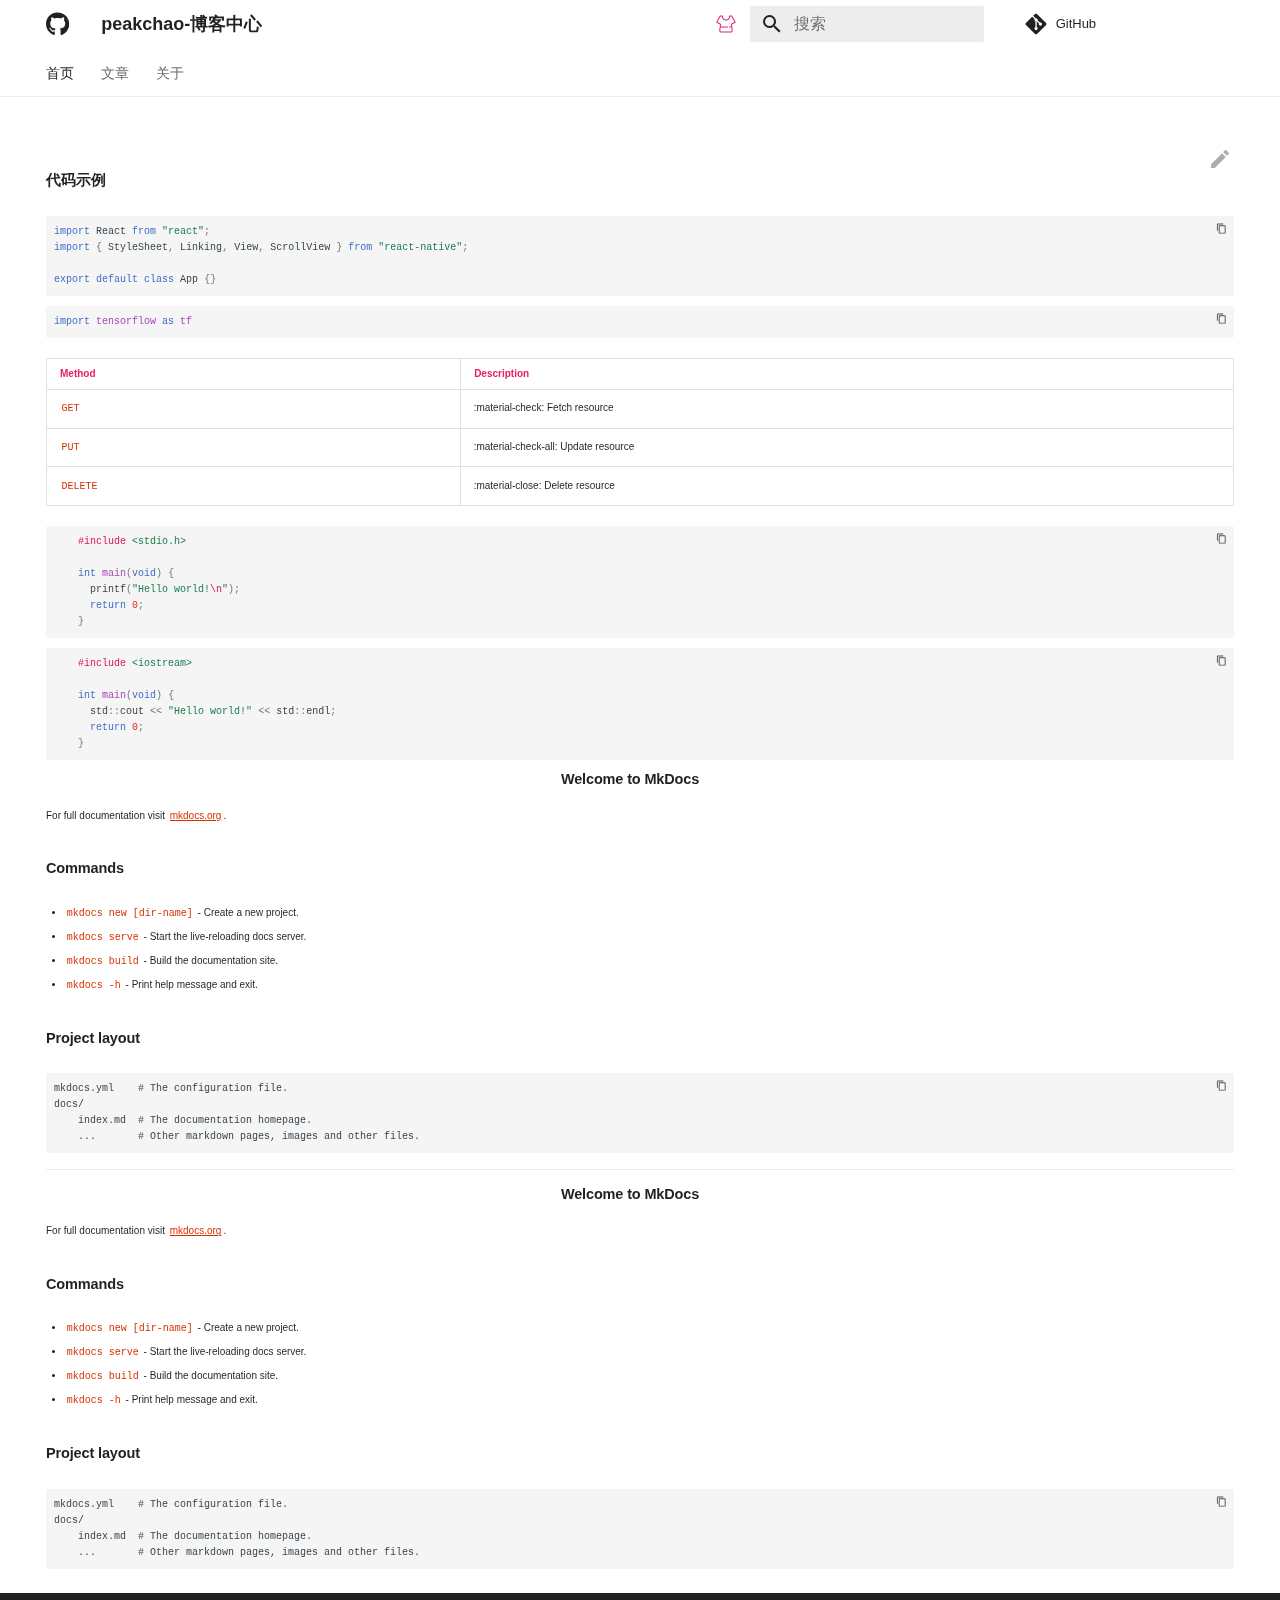
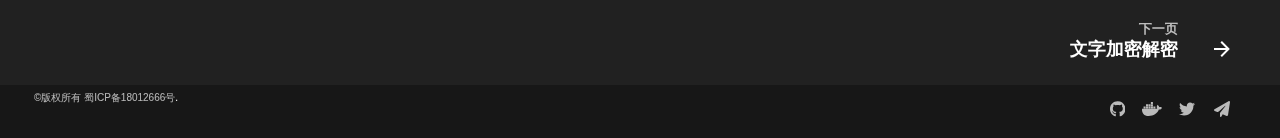
<file: index.html>
<!doctype html>
<html lang="zh" class="no-js">
  <head>
    
      <meta charset="utf-8">
      <meta name="viewport" content="width=device-width,initial-scale=1">
      
        <meta name="description" content="peakchao-博客中心">
      
      
        <meta name="author" content="peakchao">
      
      
      <link rel="icon" href="assets/logo.png">
      <meta name="generator" content="mkdocs-1.4.0, mkdocs-material-8.5.6">
    
    
      
        <title>首页 - peakchao-博客中心</title>
      
    
    
      <link rel="stylesheet" href="assets/stylesheets/main.20d9efc8.min.css">
      
        
        <link rel="stylesheet" href="assets/stylesheets/palette.cbb835fc.min.css">
        
      
      

    
    
    
      
    
    
      <link rel="stylesheet" href="css/extra.css">
    
    <script>__md_scope=new URL(".",location),__md_hash=e=>[...e].reduce((e,_)=>(e<<5)-e+_.charCodeAt(0),0),__md_get=(e,_=localStorage,t=__md_scope)=>JSON.parse(_.getItem(t.pathname+"."+e)),__md_set=(e,_,t=localStorage,a=__md_scope)=>{try{t.setItem(a.pathname+"."+e,JSON.stringify(_))}catch(e){}}</script>
    
      

    
    
    
  </head>
  
  
    
    
      
    
    
    
    
    <body dir="ltr" data-md-color-scheme="default" data-md-color-primary="white" data-md-color-accent="white">
  
    
    
      <script>var palette=__md_get("__palette");if(palette&&"object"==typeof palette.color)for(var key of Object.keys(palette.color))document.body.setAttribute("data-md-color-"+key,palette.color[key])</script>
    
    <input class="md-toggle" data-md-toggle="drawer" type="checkbox" id="__drawer" autocomplete="off">
    <input class="md-toggle" data-md-toggle="search" type="checkbox" id="__search" autocomplete="off">
    <label class="md-overlay" for="__drawer"></label>
    <div data-md-component="skip">
      
        
        <a href="#_1" class="md-skip">
          跳转至
        </a>
      
    </div>
    <div data-md-component="announce">
      
    </div>
    
    
      

<header class="md-header" data-md-component="header">
  <nav class="md-header__inner md-grid" aria-label="页眉">
    <a href="." title="peakchao-博客中心" class="md-header__button md-logo" aria-label="peakchao-博客中心" data-md-component="logo">
      
    
    <svg xmlns="http://www.w3.org/2000/svg" viewBox="0 0 496 512"><!--! Font Awesome Free 6.1.1 by @fontawesome - https://fontawesome.com License - https://fontawesome.com/license/free (Icons: CC BY 4.0, Fonts: SIL OFL 1.1, Code: MIT License) Copyright 2022 Fonticons, Inc.--><path d="M165.9 397.4c0 2-2.3 3.6-5.2 3.6-3.3.3-5.6-1.3-5.6-3.6 0-2 2.3-3.6 5.2-3.6 3-.3 5.6 1.3 5.6 3.6zm-31.1-4.5c-.7 2 1.3 4.3 4.3 4.9 2.6 1 5.6 0 6.2-2s-1.3-4.3-4.3-5.2c-2.6-.7-5.5.3-6.2 2.3zm44.2-1.7c-2.9.7-4.9 2.6-4.6 4.9.3 2 2.9 3.3 5.9 2.6 2.9-.7 4.9-2.6 4.6-4.6-.3-1.9-3-3.2-5.9-2.9zM244.8 8C106.1 8 0 113.3 0 252c0 110.9 69.8 205.8 169.5 239.2 12.8 2.3 17.3-5.6 17.3-12.1 0-6.2-.3-40.4-.3-61.4 0 0-70 15-84.7-29.8 0 0-11.4-29.1-27.8-36.6 0 0-22.9-15.7 1.6-15.4 0 0 24.9 2 38.6 25.8 21.9 38.6 58.6 27.5 72.9 20.9 2.3-16 8.8-27.1 16-33.7-55.9-6.2-112.3-14.3-112.3-110.5 0-27.5 7.6-41.3 23.6-58.9-2.6-6.5-11.1-33.3 2.6-67.9 20.9-6.5 69 27 69 27 20-5.6 41.5-8.5 62.8-8.5s42.8 2.9 62.8 8.5c0 0 48.1-33.6 69-27 13.7 34.7 5.2 61.4 2.6 67.9 16 17.7 25.8 31.5 25.8 58.9 0 96.5-58.9 104.2-114.8 110.5 9.2 7.9 17 22.9 17 46.4 0 33.7-.3 75.4-.3 83.6 0 6.5 4.6 14.4 17.3 12.1C428.2 457.8 496 362.9 496 252 496 113.3 383.5 8 244.8 8zM97.2 352.9c-1.3 1-1 3.3.7 5.2 1.6 1.6 3.9 2.3 5.2 1 1.3-1 1-3.3-.7-5.2-1.6-1.6-3.9-2.3-5.2-1zm-10.8-8.1c-.7 1.3.3 2.9 2.3 3.9 1.6 1 3.6.7 4.3-.7.7-1.3-.3-2.9-2.3-3.9-2-.6-3.6-.3-4.3.7zm32.4 35.6c-1.6 1.3-1 4.3 1.3 6.2 2.3 2.3 5.2 2.6 6.5 1 1.3-1.3.7-4.3-1.3-6.2-2.2-2.3-5.2-2.6-6.5-1zm-11.4-14.7c-1.6 1-1.6 3.6 0 5.9 1.6 2.3 4.3 3.3 5.6 2.3 1.6-1.3 1.6-3.9 0-6.2-1.4-2.3-4-3.3-5.6-2z"/></svg>
  
    </a>
    <label class="md-header__button md-icon" for="__drawer">
      <svg xmlns="http://www.w3.org/2000/svg" viewBox="0 0 24 24"><path d="M3 6h18v2H3V6m0 5h18v2H3v-2m0 5h18v2H3v-2Z"/></svg>
    </label>
    <div class="md-header__title" data-md-component="header-title">
      <div class="md-header__ellipsis">
        <div class="md-header__topic">
          <span class="md-ellipsis">
            peakchao-博客中心
          </span>
        </div>
        <div class="md-header__topic" data-md-component="header-topic">
          <span class="md-ellipsis">
            
              首页
            
          </span>
        </div>
      </div>
    </div>
    
      <form class="md-header__option" data-md-component="palette">
        
          
          
          <input class="md-option" data-md-color-media="" data-md-color-scheme="default" data-md-color-primary="white" data-md-color-accent="white"  aria-label="切换主题模式"  type="radio" name="__palette" id="__palette_1">
          
            <label class="md-header__button md-icon" title="切换主题模式" for="__palette_3" hidden>
              <?xml version="1.0" standalone="no"?><!DOCTYPE svg PUBLIC "-//W3C//DTD SVG 1.1//EN" "http://www.w3.org/Graphics/SVG/1.1/DTD/svg11.dtd"><svg t="1649907441147" class="icon" viewBox="0 0 1024 1024" version="1.1" xmlns="http://www.w3.org/2000/svg" p-id="4142" xmlns:xlink="http://www.w3.org/1999/xlink" width="64" height="64"><defs><style type="text/css"></style></defs><path d="M744.661333 149.333333l1.450667 0.085334 1.408 0.128 1.408 0.170666 1.365333 0.213334 1.408 0.256 1.365334 0.298666 1.365333 0.341334 1.322667 0.426666 1.322666 0.426667 1.322667 0.426667 1.28 0.512 1.28 0.554666 1.237333 0.597334 1.237334 0.64 1.237333 0.682666 1.152 0.725334 1.194667 0.725333 1.109333 0.853333 1.152 0.768 1.066667 0.896 1.066666 0.896 1.024 0.938667 1.024 0.981333 0.938667 0.981334 0.938667 1.066666 0.938666 1.066667 0.853334 1.109333 0.853333 1.109334 0.810667 1.194666 0.768 1.194667 0.725333 1.28 136.021333 237.952 1.024 1.92 0.938667 2.005333 0.810667 2.005334 0.725333 2.048 0.64 2.048 0.512 2.133333 0.384 2.133333 0.298667 2.133334 0.170666 2.133333 0.085334 2.133333v2.133334l-0.170667 2.176-0.256 2.133333-0.341333 2.133333-0.469334 2.133334-0.597333 2.133333-0.682667 2.133333-0.768 1.962667-0.896 2.005333-0.981333 1.92-1.109333 1.877334-1.152 1.792-1.28 1.749333-1.322667 1.706667-1.450667 1.621333-1.493333 1.536-1.578667 1.450667-1.664 1.365333-1.749333 1.322667-1.792 1.194666-1.877333 1.109334-1.92 1.066666L768 533.333333l30.677333 245.418667 0.256 2.261333 0.170667 2.304 0.170667 2.261334 0.042666 2.261333v2.261333l-0.042666 2.261334-0.085334 2.261333-0.170666 2.261333-0.256 2.261334-0.298667 2.218666-0.341333 2.218667-0.384 2.218667-0.469334 2.176-0.512 2.218666-0.597333 2.133334-0.64 2.176-0.682667 2.133333-0.725333 2.133333-0.810667 2.133334-0.853333 2.005333-0.896 2.048-0.981333 2.048-1.024 2.005333-1.066667 2.005334-1.152 1.92-1.152 1.962666-1.237333 1.877334-1.28 1.877333-1.365334 1.834667-1.365333 1.792-1.450667 1.792-1.493333 1.706666-1.536 1.706667-1.578667 1.706667-1.621333 1.578666-1.664 1.536-1.706667 1.493334-1.706666 1.493333-1.792 1.408-1.792 1.365333-1.834667 1.28-1.877333 1.28-1.877334 1.194667-1.92 1.152-1.962666 1.109333-1.962667 1.066667-2.005333 1.024-2.048 0.938667-2.048 0.896-2.090667 0.853333-2.090667 0.768-2.133333 0.725333-2.133333 0.682667-2.176 0.64-2.176 0.554667-2.218667 0.512-2.218667 0.426666-2.218666 0.426667-2.218667 0.298667-2.261333 0.256-2.261334 0.213333-2.261333 0.170667-2.304 0.085333-2.304 0.042667H307.712l-2.304-0.128-2.261333-0.170667-2.261334-0.213333-2.261333-0.256-2.218667-0.341334-2.218666-0.384-2.218667-0.426666-2.218667-0.512-2.176-0.554667-2.176-0.64-2.133333-0.682667-2.133333-0.725333-2.090667-0.768-2.090667-0.853333-2.048-0.853334-2.048-0.981333-2.005333-1.024-1.962667-1.066667-1.962666-1.109333-1.92-1.152-1.877334-1.194667-1.877333-1.28-1.834667-1.28-1.792-1.365333-1.792-1.408-1.706666-1.493333-1.706667-1.493334-1.664-1.536-1.621333-1.621333-1.578667-1.664-1.536-1.706667-1.493333-1.706666-1.450667-1.792-1.365333-1.792-1.365334-1.834667-1.28-1.877333-1.237333-1.877334-1.152-1.962666-1.152-1.92-1.066667-2.005334-1.024-2.005333-0.981333-2.048-0.896-2.048-0.853333-2.048-0.810667-2.133333-0.725333-2.090667-0.682667-2.133333-0.64-2.133334-0.597333-2.133333-0.512-2.261333-0.469334-2.133334-0.384-2.261333-0.341333-2.218667-0.298667-2.218666-0.256-2.261334-0.170666-2.261333-0.085334-2.261333-0.042666-2.261334v-2.261333l0.042666-2.261333 0.170667-2.261334 0.170667-2.304 0.256-2.261333L256 533.333333l-130.304-65.152-1.962667-1.066666-1.877333-1.109334-1.792-1.194666-1.749333-1.28-1.664-1.408-1.578667-1.450667-1.493333-1.536-1.450667-1.621333-1.322667-1.706667-1.28-1.706667-1.152-1.834666-1.109333-1.877334-0.981333-1.92-0.896-2.005333-0.768-2.005333-0.682667-2.090667-0.597333-2.133333-0.469334-2.133334-0.341333-2.133333-0.256-2.133333-0.128-2.133334-0.042667-2.133333 0.085334-2.218667 0.170666-2.133333 0.298667-2.133333 0.426667-2.133334 0.512-2.090666 0.597333-2.090667 0.725333-2.005333 0.810667-2.005334 0.938667-2.005333 1.066666-1.92 135.978667-237.952 0.725333-1.237333 0.768-1.194667 0.810667-1.152 0.853333-1.152 0.853334-1.109333 0.938666-1.066667 0.938667-1.066667 0.938667-0.981333 1.024-0.981333 1.024-0.938667 1.066666-0.853333 1.066667-0.853334 1.152-0.853333 1.109333-0.810667 1.152-0.768 1.194667-0.725333 1.237333-0.682667 1.237334-0.597333 1.237333-0.597333 1.28-0.554667 1.28-0.554667 1.322667-0.426666 1.322666-0.426667 1.322667-0.426667 1.365333-0.341333 1.365334-0.298667 1.365333-0.256 1.408-0.213333 1.408-0.170667 1.408-0.128h1.408L280.746667 149.333333h76.714666l1.365334 0.085334 1.365333 0.170666 1.365333 0.256 1.322667 0.298667 1.322667 0.341333 1.28 0.426667 1.28 0.512 1.237333 0.554667 1.237333 0.597333 1.194667 0.682667 1.152 0.725333 1.109333 0.768 1.066667 0.853333 1.066667 0.896 0.981333 0.981334 0.981333 0.981333 0.896 1.066667 0.853334 1.066666 0.768 1.109334 0.725333 1.152 0.682667 1.194666 0.597333 1.28 0.554667 1.194667 0.512 1.28 0.426666 1.28 0.341334 1.322667 0.298666 1.322666 0.256 1.365334 0.170667 1.365333 0.085333 1.365333 0.042667 1.365334V192l0.042667 3.157333 0.128 3.2 0.170666 3.157334 0.298667 3.114666 0.341333 3.157334 0.426667 3.114666 0.512 3.114667 0.554667 3.072 0.64 3.072 0.725333 3.029333 0.810667 3.029334 0.896 2.986666 0.938666 2.986667 1.024 2.986667 1.066667 2.901333 1.152 2.901333 1.237333 2.858667 1.322667 2.858667 1.365333 2.816 1.408 2.773333 1.536 2.730667 1.578667 2.688 1.621333 2.688 1.706667 2.602666 1.792 2.602667 1.834667 2.56 1.877333 2.474667 1.962667 2.474666 2.048 2.432 2.090666 2.346667 2.176 2.346667 2.218667 2.261333 2.261333 2.218667 2.304 2.176 2.389334 2.133333 2.432 1.962667 2.432 2.005333 2.517333 1.877333 2.56 1.834667 2.602667 1.792 2.602666 1.706667 2.688 1.621333 2.688 1.578667 2.730667 1.493333 2.773333 1.450667 2.816 1.365333 2.858667 1.322667 2.858667 1.28 2.901333 1.109333 2.901333 1.066667 2.986667 1.024 2.944 0.938666 3.029333 0.896 3.029334 0.768 3.029333 0.725334 3.072 0.682666 3.072 0.554667 3.114667 0.512 3.114666 0.426667 3.114667 0.341333 3.157333 0.298667 3.157334 0.170666 3.2 0.128 3.242666 0.042667h3.157334l3.2-0.170667 3.157333-0.170666 3.114667-0.298667 3.157333-0.341333 3.114667-0.426667 3.072-0.512 3.114666-0.554667 3.029334-0.682666 3.072-0.725334 3.029333-0.768 2.986667-0.853333 2.986666-0.981333 2.944-1.024 2.901334-1.066667 2.901333-1.152 2.858667-1.237333 2.858666-1.28 2.816-1.408 2.773334-1.408 2.730666-1.536 2.688-1.536 2.688-1.664 2.602667-1.706667 2.602667-1.706667 2.56-1.877333 2.474666-1.92 2.474667-1.962667 2.432-2.048 2.346667-2.090666 2.346666-2.133334 2.261334-2.218666 2.218666-2.304 2.133334-2.304 2.090666-2.389334 2.048-2.389333 1.962667-2.474667 1.92-2.517333 1.834667-2.517333 1.749333-2.56 1.706667-2.645334 1.664-2.688 1.578666-2.688 1.493334-2.730666 1.408-2.773334 1.408-2.816 1.28-2.858666 1.237333-2.858667 1.152-2.901333 1.066667-2.901334 1.024-2.944 0.938666-2.986666 0.896-2.986667 0.810667-2.986667 0.725333-3.114666 0.64-3.072 0.554667-3.072 0.512-3.072 0.426667-3.114667 0.341333-3.157333 0.298667-3.157334 0.170666-3.114666 0.128-3.2 0.042667-3.157334v-14.848l0.042667-1.408 0.085333-1.365333 0.170667-1.365333 0.256-1.28 0.298666-1.408 0.341334-1.28 0.426666-1.28 0.512-1.28 0.554667-1.28 0.597333-1.194667 0.682667-1.194667 0.725333-1.152 0.768-1.109333 0.853334-1.109333 0.896-1.024 0.981333-1.024 0.981333-0.938667 1.066667-0.853333 1.066667-0.853334 1.109333-0.810666 1.152-0.725334 1.194667-0.682666 1.237333-0.597334 1.237333-0.554666 1.237334-0.512 1.322666-0.426667 1.322667-0.341333 1.322667-0.298667 1.322666-0.256 1.365334-0.170667 1.408-0.085333h78.122666zM682.666667 192v0.341333l-0.042667 3.968-0.170667 4.266667-0.256 4.181333-0.341333 4.181334-0.469333 4.181333-0.597334 4.138667-0.64 4.138666-0.768 4.096-0.896 4.096-0.981333 4.053334-1.024 4.053333-1.194667 4.010667-1.237333 3.968-1.365333 3.925333-1.450667 3.882667-1.536 3.882666-1.664 3.84-1.706667 3.754667-1.834666 3.754667-1.92 3.712-2.005334 3.626666-2.090666 3.626667-2.176 3.541333-2.304 3.498667-2.346667 3.456-2.432 3.413333-2.56 3.328-2.602667 3.285334-2.730666 3.2-2.773334 3.157333-2.901333 3.114667-2.944 3.029333-3.029333 2.986667-3.114667 2.858666-3.157333 2.773334-3.2 2.688-3.285334 2.645333-3.328 2.56-3.413333 2.432-3.456 2.346667-3.498667 2.304-3.541333 2.176-3.626667 2.133333-3.626666 1.962667-3.712 1.92-3.754667 1.834666-3.754667 1.706667-3.84 1.706667-3.882666 1.493333-3.882667 1.450667-3.925333 1.365333-3.968 1.28-4.010667 1.109333-4.010667 1.066667-4.096 0.981333-4.053333 0.853334-4.138667 0.768-4.138666 0.682666-4.138667 0.554667-4.181333 0.469333-4.181334 0.426667-4.224 0.213333-4.224 0.170667-3.968 0.042667h-4.565333l-4.224-0.213334-4.224-0.256-4.181333-0.384-4.181334-0.426666-4.181333-0.597334-4.138667-0.682666-4.096-0.768-4.096-0.853334-4.053333-0.981333-4.053333-1.066667-3.968-1.152-3.968-1.28-3.968-1.28-3.882667-1.493333-3.882667-1.578667-3.797333-1.621333-3.797333-1.706667-3.754667-1.834666-3.712-1.92-3.626667-2.005334-3.626666-2.133333-3.541334-2.133333-3.498666-2.304-3.456-2.389334-3.413334-2.432-3.328-2.517333-3.285333-2.645333-3.242667-2.688-3.157333-2.816-3.072-2.858667-3.072-2.986667-2.944-2.986666-2.858667-3.114667-2.816-3.157333-2.688-3.242667-2.645333-3.285333-2.517333-3.328-2.474667-3.413334-2.346667-3.413333-2.261333-3.541333-2.218667-3.541334-2.090666-3.626666-2.005334-3.669334-1.92-3.669333-1.834666-3.754667-1.706667-3.797333-1.664-3.797333-1.536-3.84-1.450667-3.925334-1.365333-3.968-1.237333-3.968-1.152-4.010666-1.066667-4.010667-0.981333-4.053333-0.853334-4.096-0.810666-4.138667-0.64-4.096-0.597334-4.181333-0.426666-4.181334-0.384-4.181333-0.256-4.224-0.170667-4.224L341.333333 192.256V192l-60.202666 0.042667h-0.341334l-0.213333 0.298666-135.552 237.226667-0.256 0.426667 0.469333 0.256 129.834667 64.896 3.072 1.706666 2.901333 1.962667 2.773334 2.133333 2.56 2.389334 2.346666 2.602666 2.133334 2.773334 1.92 2.986666 1.621333 3.072 1.408 3.2 1.109333 3.328 0.853334 3.413334 0.597333 3.413333 0.256 3.498667v3.498666l-0.298667 3.498667-30.634666 245.12-0.170667 1.450667-0.085333 1.109333-0.042667 1.152-0.042667 1.152v2.261333l0.085334 1.109334 0.085333 1.109333 0.085333 1.152 0.170667 1.109333 0.170667 1.109334 0.170666 1.109333 0.256 1.109333 0.256 1.066667 0.298667 1.109333 0.298667 1.066667 0.341333 1.066667 0.384 1.066666 0.384 1.024 0.426667 1.066667 0.469333 1.024 0.469333 0.981333 0.512 1.024 0.554667 0.981334 0.554667 0.981333 0.597333 0.981333 0.597333 0.938667 0.682667 0.938667 0.64 0.896 0.725333 0.896 0.682667 0.896 0.768 0.896 0.768 0.853333 0.810667 0.853333 0.810666 0.768 0.810667 0.768 0.853333 0.768 0.853334 0.725334 0.896 0.682666 0.896 0.682667 0.896 0.682667 0.938666 0.597333 0.938667 0.597333 0.981333 0.597334 0.981334 0.554666 0.981333 0.512 1.024 0.512 0.981333 0.469334 1.024 0.469333 1.066667 0.426667 1.066667 0.426666 1.024 0.298667 1.109333 0.341333 1.066667 0.341334 1.066666 0.256 1.109334 0.256 1.109333 0.213333 1.109333 0.213333 1.109334 0.170667 1.152 0.128 1.109333 0.128 1.152 0.042667 1.152 0.042666 1.408 0.042667H715.136l1.152-0.085333h1.152l1.109333-0.170667 1.152-0.128 1.109334-0.170667 1.109333-0.213333 1.109333-0.213333 1.109334-0.256 1.066666-0.256 1.066667-0.341334 1.109333-0.341333 1.024-0.341333 1.066667-0.384 1.024-0.426667 1.066667-0.426667 0.981333-0.512 1.024-0.512 0.981333-0.512 0.981334-0.554666 0.981333-0.597334 0.938667-0.597333 0.938666-0.597333 0.896-0.682667 0.896-0.682667 0.896-0.682666 0.853334-0.725334 0.853333-0.768 0.810667-0.768 0.810666-0.810666 0.810667-0.810667 0.768-0.853333 0.768-0.853334 0.682667-0.938666 0.725333-0.853334 0.64-0.938666 0.682667-0.938667 0.597333-0.938667 0.597333-0.981333 0.554667-0.981333 0.554667-0.981334 0.512-1.024 0.469333-0.981333 0.469333-1.024 0.426667-1.066667 0.384-1.024 0.384-1.066666 0.341333-1.066667 0.298667-1.066667 0.298667-1.109333 0.256-1.066667 0.256-1.109333 0.170666-1.109333 0.170667-1.109334 0.170667-1.109333 0.085333-1.152 0.085333-1.109333 0.085334-1.109334v-2.261333l-0.042667-1.152-0.042667-1.152-0.085333-1.109333-0.170667-1.450667-30.634666-245.12-0.298667-3.498667v-3.498666l0.256-3.498667 0.597333-3.413333 0.853334-3.413334 1.109333-3.328 1.408-3.2 1.621333-3.114666 1.92-2.944 2.133334-2.773334 2.346666-2.56 2.56-2.432 2.773334-2.133333 2.901333-1.962667 3.072-1.706666 129.834667-64.853334 0.469333-0.298666-0.256-0.426667-135.552-237.226667-0.170667-0.341333H682.666667z" fill="#d4237a" p-id="4143"></path><path d="M577.109333 618.709333l1.109334 0.042667 1.066666 0.170667 1.066667 0.170666 0.981333 0.256 1.066667 0.256 0.938667 0.341334 1.024 0.426666 0.896 0.426667 0.938666 0.426667 0.853334 0.512 0.853333 0.554666 0.896 0.597334 0.768 0.64 0.768 0.682666 0.810667 0.682667 0.682666 0.768 0.682667 0.768 0.597333 0.853333 0.597334 0.768 0.554666 0.896 0.512 0.896 0.512 0.896 0.426667 0.938667 0.384 0.981333 0.298667 0.981334 0.298666 1.024 0.213334 1.024 0.213333 1.066666 0.170667 1.066667v1.066667l0.085333 1.109333-0.042667 1.109333-0.042666 1.066667-0.170667 1.066667-0.213333 1.066666-0.213334 1.024-0.298666 0.981334-0.298667 1.024-0.426667 0.938666-0.426666 0.981334-0.469334 0.896-0.512 0.896-0.554666 0.853333-0.597334 0.853333-0.597333 0.853334-0.682667 0.725333-0.682666 0.725333-0.810667 0.725334-0.768 0.682666-0.768 0.597334-0.853333 0.597333-0.853334 0.554667-0.853333 0.512-0.981333 0.512-0.896 0.426666-1.024 0.426667-0.938667 0.256-1.066667 0.298667-0.981333 0.256-1.066667 0.170666-1.066666 0.128-1.109334 0.085334-1.109333 0.042666H276.266667l-1.066667-0.128-1.109333-0.128-1.024-0.170666-1.024-0.256-1.024-0.298667-0.981334-0.298667-0.981333-0.384-0.938667-0.426666-0.938666-0.512-0.853334-0.512-0.853333-0.554667-0.853333-0.597333-0.810667-0.597334-0.768-0.682666-0.768-0.725334-0.682667-0.725333-0.682666-0.768L260.266667 652.8l-0.597334-0.853333-0.554666-0.853334-0.512-0.853333-0.469334-0.938667-0.426666-0.981333-0.426667-0.938667-0.298667-1.024-0.256-0.981333-0.256-1.024-0.213333-1.066667-0.128-1.066666-0.042667-1.066667L256 640v-1.109333l0.085333-1.066667 0.128-1.066667 0.213334-1.066666 0.256-1.024 0.256-1.024 0.341333-0.981334 0.426667-0.981333 0.384-0.938667 0.469333-0.853333 0.512-0.938667 0.554667-0.853333 0.597333-0.853333 0.64-0.810667 0.682667-0.768 0.682666-0.768 0.768-0.682667 0.768-0.682666 0.768-0.64 0.853334-0.597334 0.853333-0.554666 0.896-0.512 0.938667-0.426667 0.938666-0.426667 0.981334-0.426666 0.981333-0.341334 1.024-0.256 1.024-0.256 1.024-0.170666 1.109333-0.170667h1.066667l1.109333-0.085333h298.666667l1.066667 0.042666zM750.378667 618.709333l1.066666 0.042667 1.109334 0.170667 1.024 0.170666 1.024 0.256 1.024 0.256 0.981333 0.341334 0.981333 0.426666 0.938667 0.426667 0.938667 0.426667 0.853333 0.512 0.853333 0.554666 0.853334 0.597334 0.853333 0.64 0.768 0.682666 0.725333 0.682667 0.725334 0.768 0.64 0.768 0.64 0.853333 0.597333 0.768 0.554667 0.896 0.512 0.896 0.469333 0.896 0.426667 0.938667 0.426666 0.981333 0.298667 0.981334 0.256 1.024 0.256 1.024 0.213333 1.066666 0.128 1.066667 0.085334 1.066667v2.218666l-0.085334 1.066667-0.128 1.066667-0.213333 1.066666-0.256 1.024-0.256 0.981334-0.341333 1.024-0.384 0.938666-0.426667 0.981334-0.469333 0.896-0.512 0.896-0.554667 0.853333-0.597333 0.853333-0.64 0.853334-0.64 0.725333-0.725334 0.725333-0.725333 0.725334-0.810667 0.682666-0.768 0.597334-0.853333 0.597333-0.853333 0.554667-0.896 0.512-0.938667 0.512-0.938667 0.426666-0.981333 0.426667-0.981333 0.256-1.024 0.298667-1.024 0.256-1.024 0.170666-1.109334 0.128-1.066666 0.085334-1.109334 0.042666H660.224l-1.066667-0.128-1.066666-0.128-1.066667-0.170666-1.024-0.256-1.024-0.298667-0.981333-0.298667-0.981334-0.384-0.938666-0.426666-0.896-0.512-0.896-0.512-0.853334-0.554667-0.853333-0.597333-0.810667-0.597334-0.768-0.682666-0.725333-0.725334-0.725333-0.725333-0.682667-0.768-0.64-0.810667-0.597333-0.853333-0.554667-0.853333-0.512-0.853334-0.426667-0.938666-0.426666-0.981334-0.426667-0.938666-0.341333-1.024-0.256-0.981334-0.256-1.024-0.170667-1.066666-0.170667-1.066667-0.042666-1.066667L640 640v-1.109333l0.085333-1.066667 0.170667-1.066667 0.170667-1.066666 0.256-1.024 0.256-1.024 0.341333-0.981334 0.426667-0.981333 0.426666-0.938667 0.426667-0.853333 0.512-0.938667 0.554667-0.853333 0.597333-0.853333 0.64-0.810667 0.682667-0.768 0.725333-0.768 0.725333-0.682667 0.768-0.682666 0.810667-0.64 0.853333-0.597334 0.853334-0.554666 0.853333-0.512 0.938667-0.426667 0.938666-0.426667 0.981334-0.426666 0.981333-0.341334 1.024-0.256 1.024-0.256 1.066667-0.170666 1.066666-0.170667h1.066667l1.109333-0.085333h87.936l1.109334 0.042666z" fill="#d4237a" p-id="4144"></path></svg>
            </label>
          
        
          
          
          <input class="md-option" data-md-color-media="" data-md-color-scheme="slate" data-md-color-primary="indigo" data-md-color-accent="indigo"  aria-label="切换主题模式"  type="radio" name="__palette" id="__palette_2">
          
            <label class="md-header__button md-icon" title="切换主题模式" for="__palette_1" hidden>
              <?xml version="1.0" standalone="no"?><!DOCTYPE svg PUBLIC "-//W3C//DTD SVG 1.1//EN" "http://www.w3.org/Graphics/SVG/1.1/DTD/svg11.dtd"><svg t="1649907441147" class="icon" viewBox="0 0 1024 1024" version="1.1" xmlns="http://www.w3.org/2000/svg" p-id="4142" xmlns:xlink="http://www.w3.org/1999/xlink" width="64" height="64"><defs><style type="text/css"></style></defs><path d="M744.661333 149.333333l1.450667 0.085334 1.408 0.128 1.408 0.170666 1.365333 0.213334 1.408 0.256 1.365334 0.298666 1.365333 0.341334 1.322667 0.426666 1.322666 0.426667 1.322667 0.426667 1.28 0.512 1.28 0.554666 1.237333 0.597334 1.237334 0.64 1.237333 0.682666 1.152 0.725334 1.194667 0.725333 1.109333 0.853333 1.152 0.768 1.066667 0.896 1.066666 0.896 1.024 0.938667 1.024 0.981333 0.938667 0.981334 0.938667 1.066666 0.938666 1.066667 0.853334 1.109333 0.853333 1.109334 0.810667 1.194666 0.768 1.194667 0.725333 1.28 136.021333 237.952 1.024 1.92 0.938667 2.005333 0.810667 2.005334 0.725333 2.048 0.64 2.048 0.512 2.133333 0.384 2.133333 0.298667 2.133334 0.170666 2.133333 0.085334 2.133333v2.133334l-0.170667 2.176-0.256 2.133333-0.341333 2.133333-0.469334 2.133334-0.597333 2.133333-0.682667 2.133333-0.768 1.962667-0.896 2.005333-0.981333 1.92-1.109333 1.877334-1.152 1.792-1.28 1.749333-1.322667 1.706667-1.450667 1.621333-1.493333 1.536-1.578667 1.450667-1.664 1.365333-1.749333 1.322667-1.792 1.194666-1.877333 1.109334-1.92 1.066666L768 533.333333l30.677333 245.418667 0.256 2.261333 0.170667 2.304 0.170667 2.261334 0.042666 2.261333v2.261333l-0.042666 2.261334-0.085334 2.261333-0.170666 2.261333-0.256 2.261334-0.298667 2.218666-0.341333 2.218667-0.384 2.218667-0.469334 2.176-0.512 2.218666-0.597333 2.133334-0.64 2.176-0.682667 2.133333-0.725333 2.133333-0.810667 2.133334-0.853333 2.005333-0.896 2.048-0.981333 2.048-1.024 2.005333-1.066667 2.005334-1.152 1.92-1.152 1.962666-1.237333 1.877334-1.28 1.877333-1.365334 1.834667-1.365333 1.792-1.450667 1.792-1.493333 1.706666-1.536 1.706667-1.578667 1.706667-1.621333 1.578666-1.664 1.536-1.706667 1.493334-1.706666 1.493333-1.792 1.408-1.792 1.365333-1.834667 1.28-1.877333 1.28-1.877334 1.194667-1.92 1.152-1.962666 1.109333-1.962667 1.066667-2.005333 1.024-2.048 0.938667-2.048 0.896-2.090667 0.853333-2.090667 0.768-2.133333 0.725333-2.133333 0.682667-2.176 0.64-2.176 0.554667-2.218667 0.512-2.218667 0.426666-2.218666 0.426667-2.218667 0.298667-2.261333 0.256-2.261334 0.213333-2.261333 0.170667-2.304 0.085333-2.304 0.042667H307.712l-2.304-0.128-2.261333-0.170667-2.261334-0.213333-2.261333-0.256-2.218667-0.341334-2.218666-0.384-2.218667-0.426666-2.218667-0.512-2.176-0.554667-2.176-0.64-2.133333-0.682667-2.133333-0.725333-2.090667-0.768-2.090667-0.853333-2.048-0.853334-2.048-0.981333-2.005333-1.024-1.962667-1.066667-1.962666-1.109333-1.92-1.152-1.877334-1.194667-1.877333-1.28-1.834667-1.28-1.792-1.365333-1.792-1.408-1.706666-1.493333-1.706667-1.493334-1.664-1.536-1.621333-1.621333-1.578667-1.664-1.536-1.706667-1.493333-1.706666-1.450667-1.792-1.365333-1.792-1.365334-1.834667-1.28-1.877333-1.237333-1.877334-1.152-1.962666-1.152-1.92-1.066667-2.005334-1.024-2.005333-0.981333-2.048-0.896-2.048-0.853333-2.048-0.810667-2.133333-0.725333-2.090667-0.682667-2.133333-0.64-2.133334-0.597333-2.133333-0.512-2.261333-0.469334-2.133334-0.384-2.261333-0.341333-2.218667-0.298667-2.218666-0.256-2.261334-0.170666-2.261333-0.085334-2.261333-0.042666-2.261334v-2.261333l0.042666-2.261333 0.170667-2.261334 0.170667-2.304 0.256-2.261333L256 533.333333l-130.304-65.152-1.962667-1.066666-1.877333-1.109334-1.792-1.194666-1.749333-1.28-1.664-1.408-1.578667-1.450667-1.493333-1.536-1.450667-1.621333-1.322667-1.706667-1.28-1.706667-1.152-1.834666-1.109333-1.877334-0.981333-1.92-0.896-2.005333-0.768-2.005333-0.682667-2.090667-0.597333-2.133333-0.469334-2.133334-0.341333-2.133333-0.256-2.133333-0.128-2.133334-0.042667-2.133333 0.085334-2.218667 0.170666-2.133333 0.298667-2.133333 0.426667-2.133334 0.512-2.090666 0.597333-2.090667 0.725333-2.005333 0.810667-2.005334 0.938667-2.005333 1.066666-1.92 135.978667-237.952 0.725333-1.237333 0.768-1.194667 0.810667-1.152 0.853333-1.152 0.853334-1.109333 0.938666-1.066667 0.938667-1.066667 0.938667-0.981333 1.024-0.981333 1.024-0.938667 1.066666-0.853333 1.066667-0.853334 1.152-0.853333 1.109333-0.810667 1.152-0.768 1.194667-0.725333 1.237333-0.682667 1.237334-0.597333 1.237333-0.597333 1.28-0.554667 1.28-0.554667 1.322667-0.426666 1.322666-0.426667 1.322667-0.426667 1.365333-0.341333 1.365334-0.298667 1.365333-0.256 1.408-0.213333 1.408-0.170667 1.408-0.128h1.408L280.746667 149.333333h76.714666l1.365334 0.085334 1.365333 0.170666 1.365333 0.256 1.322667 0.298667 1.322667 0.341333 1.28 0.426667 1.28 0.512 1.237333 0.554667 1.237333 0.597333 1.194667 0.682667 1.152 0.725333 1.109333 0.768 1.066667 0.853333 1.066667 0.896 0.981333 0.981334 0.981333 0.981333 0.896 1.066667 0.853334 1.066666 0.768 1.109334 0.725333 1.152 0.682667 1.194666 0.597333 1.28 0.554667 1.194667 0.512 1.28 0.426666 1.28 0.341334 1.322667 0.298666 1.322666 0.256 1.365334 0.170667 1.365333 0.085333 1.365333 0.042667 1.365334V192l0.042667 3.157333 0.128 3.2 0.170666 3.157334 0.298667 3.114666 0.341333 3.157334 0.426667 3.114666 0.512 3.114667 0.554667 3.072 0.64 3.072 0.725333 3.029333 0.810667 3.029334 0.896 2.986666 0.938666 2.986667 1.024 2.986667 1.066667 2.901333 1.152 2.901333 1.237333 2.858667 1.322667 2.858667 1.365333 2.816 1.408 2.773333 1.536 2.730667 1.578667 2.688 1.621333 2.688 1.706667 2.602666 1.792 2.602667 1.834667 2.56 1.877333 2.474667 1.962667 2.474666 2.048 2.432 2.090666 2.346667 2.176 2.346667 2.218667 2.261333 2.261333 2.218667 2.304 2.176 2.389334 2.133333 2.432 1.962667 2.432 2.005333 2.517333 1.877333 2.56 1.834667 2.602667 1.792 2.602666 1.706667 2.688 1.621333 2.688 1.578667 2.730667 1.493333 2.773333 1.450667 2.816 1.365333 2.858667 1.322667 2.858667 1.28 2.901333 1.109333 2.901333 1.066667 2.986667 1.024 2.944 0.938666 3.029333 0.896 3.029334 0.768 3.029333 0.725334 3.072 0.682666 3.072 0.554667 3.114667 0.512 3.114666 0.426667 3.114667 0.341333 3.157333 0.298667 3.157334 0.170666 3.2 0.128 3.242666 0.042667h3.157334l3.2-0.170667 3.157333-0.170666 3.114667-0.298667 3.157333-0.341333 3.114667-0.426667 3.072-0.512 3.114666-0.554667 3.029334-0.682666 3.072-0.725334 3.029333-0.768 2.986667-0.853333 2.986666-0.981333 2.944-1.024 2.901334-1.066667 2.901333-1.152 2.858667-1.237333 2.858666-1.28 2.816-1.408 2.773334-1.408 2.730666-1.536 2.688-1.536 2.688-1.664 2.602667-1.706667 2.602667-1.706667 2.56-1.877333 2.474666-1.92 2.474667-1.962667 2.432-2.048 2.346667-2.090666 2.346666-2.133334 2.261334-2.218666 2.218666-2.304 2.133334-2.304 2.090666-2.389334 2.048-2.389333 1.962667-2.474667 1.92-2.517333 1.834667-2.517333 1.749333-2.56 1.706667-2.645334 1.664-2.688 1.578666-2.688 1.493334-2.730666 1.408-2.773334 1.408-2.816 1.28-2.858666 1.237333-2.858667 1.152-2.901333 1.066667-2.901334 1.024-2.944 0.938666-2.986666 0.896-2.986667 0.810667-2.986667 0.725333-3.114666 0.64-3.072 0.554667-3.072 0.512-3.072 0.426667-3.114667 0.341333-3.157333 0.298667-3.157334 0.170666-3.114666 0.128-3.2 0.042667-3.157334v-14.848l0.042667-1.408 0.085333-1.365333 0.170667-1.365333 0.256-1.28 0.298666-1.408 0.341334-1.28 0.426666-1.28 0.512-1.28 0.554667-1.28 0.597333-1.194667 0.682667-1.194667 0.725333-1.152 0.768-1.109333 0.853334-1.109333 0.896-1.024 0.981333-1.024 0.981333-0.938667 1.066667-0.853333 1.066667-0.853334 1.109333-0.810666 1.152-0.725334 1.194667-0.682666 1.237333-0.597334 1.237333-0.554666 1.237334-0.512 1.322666-0.426667 1.322667-0.341333 1.322667-0.298667 1.322666-0.256 1.365334-0.170667 1.408-0.085333h78.122666zM682.666667 192v0.341333l-0.042667 3.968-0.170667 4.266667-0.256 4.181333-0.341333 4.181334-0.469333 4.181333-0.597334 4.138667-0.64 4.138666-0.768 4.096-0.896 4.096-0.981333 4.053334-1.024 4.053333-1.194667 4.010667-1.237333 3.968-1.365333 3.925333-1.450667 3.882667-1.536 3.882666-1.664 3.84-1.706667 3.754667-1.834666 3.754667-1.92 3.712-2.005334 3.626666-2.090666 3.626667-2.176 3.541333-2.304 3.498667-2.346667 3.456-2.432 3.413333-2.56 3.328-2.602667 3.285334-2.730666 3.2-2.773334 3.157333-2.901333 3.114667-2.944 3.029333-3.029333 2.986667-3.114667 2.858666-3.157333 2.773334-3.2 2.688-3.285334 2.645333-3.328 2.56-3.413333 2.432-3.456 2.346667-3.498667 2.304-3.541333 2.176-3.626667 2.133333-3.626666 1.962667-3.712 1.92-3.754667 1.834666-3.754667 1.706667-3.84 1.706667-3.882666 1.493333-3.882667 1.450667-3.925333 1.365333-3.968 1.28-4.010667 1.109333-4.010667 1.066667-4.096 0.981333-4.053333 0.853334-4.138667 0.768-4.138666 0.682666-4.138667 0.554667-4.181333 0.469333-4.181334 0.426667-4.224 0.213333-4.224 0.170667-3.968 0.042667h-4.565333l-4.224-0.213334-4.224-0.256-4.181333-0.384-4.181334-0.426666-4.181333-0.597334-4.138667-0.682666-4.096-0.768-4.096-0.853334-4.053333-0.981333-4.053333-1.066667-3.968-1.152-3.968-1.28-3.968-1.28-3.882667-1.493333-3.882667-1.578667-3.797333-1.621333-3.797333-1.706667-3.754667-1.834666-3.712-1.92-3.626667-2.005334-3.626666-2.133333-3.541334-2.133333-3.498666-2.304-3.456-2.389334-3.413334-2.432-3.328-2.517333-3.285333-2.645333-3.242667-2.688-3.157333-2.816-3.072-2.858667-3.072-2.986667-2.944-2.986666-2.858667-3.114667-2.816-3.157333-2.688-3.242667-2.645333-3.285333-2.517333-3.328-2.474667-3.413334-2.346667-3.413333-2.261333-3.541333-2.218667-3.541334-2.090666-3.626666-2.005334-3.669334-1.92-3.669333-1.834666-3.754667-1.706667-3.797333-1.664-3.797333-1.536-3.84-1.450667-3.925334-1.365333-3.968-1.237333-3.968-1.152-4.010666-1.066667-4.010667-0.981333-4.053333-0.853334-4.096-0.810666-4.138667-0.64-4.096-0.597334-4.181333-0.426666-4.181334-0.384-4.181333-0.256-4.224-0.170667-4.224L341.333333 192.256V192l-60.202666 0.042667h-0.341334l-0.213333 0.298666-135.552 237.226667-0.256 0.426667 0.469333 0.256 129.834667 64.896 3.072 1.706666 2.901333 1.962667 2.773334 2.133333 2.56 2.389334 2.346666 2.602666 2.133334 2.773334 1.92 2.986666 1.621333 3.072 1.408 3.2 1.109333 3.328 0.853334 3.413334 0.597333 3.413333 0.256 3.498667v3.498666l-0.298667 3.498667-30.634666 245.12-0.170667 1.450667-0.085333 1.109333-0.042667 1.152-0.042667 1.152v2.261333l0.085334 1.109334 0.085333 1.109333 0.085333 1.152 0.170667 1.109333 0.170667 1.109334 0.170666 1.109333 0.256 1.109333 0.256 1.066667 0.298667 1.109333 0.298667 1.066667 0.341333 1.066667 0.384 1.066666 0.384 1.024 0.426667 1.066667 0.469333 1.024 0.469333 0.981333 0.512 1.024 0.554667 0.981334 0.554667 0.981333 0.597333 0.981333 0.597333 0.938667 0.682667 0.938667 0.64 0.896 0.725333 0.896 0.682667 0.896 0.768 0.896 0.768 0.853333 0.810667 0.853333 0.810666 0.768 0.810667 0.768 0.853333 0.768 0.853334 0.725334 0.896 0.682666 0.896 0.682667 0.896 0.682667 0.938666 0.597333 0.938667 0.597333 0.981333 0.597334 0.981334 0.554666 0.981333 0.512 1.024 0.512 0.981333 0.469334 1.024 0.469333 1.066667 0.426667 1.066667 0.426666 1.024 0.298667 1.109333 0.341333 1.066667 0.341334 1.066666 0.256 1.109334 0.256 1.109333 0.213333 1.109333 0.213333 1.109334 0.170667 1.152 0.128 1.109333 0.128 1.152 0.042667 1.152 0.042666 1.408 0.042667H715.136l1.152-0.085333h1.152l1.109333-0.170667 1.152-0.128 1.109334-0.170667 1.109333-0.213333 1.109333-0.213333 1.109334-0.256 1.066666-0.256 1.066667-0.341334 1.109333-0.341333 1.024-0.341333 1.066667-0.384 1.024-0.426667 1.066667-0.426667 0.981333-0.512 1.024-0.512 0.981333-0.512 0.981334-0.554666 0.981333-0.597334 0.938667-0.597333 0.938666-0.597333 0.896-0.682667 0.896-0.682667 0.896-0.682666 0.853334-0.725334 0.853333-0.768 0.810667-0.768 0.810666-0.810666 0.810667-0.810667 0.768-0.853333 0.768-0.853334 0.682667-0.938666 0.725333-0.853334 0.64-0.938666 0.682667-0.938667 0.597333-0.938667 0.597333-0.981333 0.554667-0.981333 0.554667-0.981334 0.512-1.024 0.469333-0.981333 0.469333-1.024 0.426667-1.066667 0.384-1.024 0.384-1.066666 0.341333-1.066667 0.298667-1.066667 0.298667-1.109333 0.256-1.066667 0.256-1.109333 0.170666-1.109333 0.170667-1.109334 0.170667-1.109333 0.085333-1.152 0.085333-1.109333 0.085334-1.109334v-2.261333l-0.042667-1.152-0.042667-1.152-0.085333-1.109333-0.170667-1.450667-30.634666-245.12-0.298667-3.498667v-3.498666l0.256-3.498667 0.597333-3.413333 0.853334-3.413334 1.109333-3.328 1.408-3.2 1.621333-3.114666 1.92-2.944 2.133334-2.773334 2.346666-2.56 2.56-2.432 2.773334-2.133333 2.901333-1.962667 3.072-1.706666 129.834667-64.853334 0.469333-0.298666-0.256-0.426667-135.552-237.226667-0.170667-0.341333H682.666667z" fill="#ffffff" p-id="4143"></path><path d="M577.109333 618.709333l1.109334 0.042667 1.066666 0.170667 1.066667 0.170666 0.981333 0.256 1.066667 0.256 0.938667 0.341334 1.024 0.426666 0.896 0.426667 0.938666 0.426667 0.853334 0.512 0.853333 0.554666 0.896 0.597334 0.768 0.64 0.768 0.682666 0.810667 0.682667 0.682666 0.768 0.682667 0.768 0.597333 0.853333 0.597334 0.768 0.554666 0.896 0.512 0.896 0.512 0.896 0.426667 0.938667 0.384 0.981333 0.298667 0.981334 0.298666 1.024 0.213334 1.024 0.213333 1.066666 0.170667 1.066667v1.066667l0.085333 1.109333-0.042667 1.109333-0.042666 1.066667-0.170667 1.066667-0.213333 1.066666-0.213334 1.024-0.298666 0.981334-0.298667 1.024-0.426667 0.938666-0.426666 0.981334-0.469334 0.896-0.512 0.896-0.554666 0.853333-0.597334 0.853333-0.597333 0.853334-0.682667 0.725333-0.682666 0.725333-0.810667 0.725334-0.768 0.682666-0.768 0.597334-0.853333 0.597333-0.853334 0.554667-0.853333 0.512-0.981333 0.512-0.896 0.426666-1.024 0.426667-0.938667 0.256-1.066667 0.298667-0.981333 0.256-1.066667 0.170666-1.066666 0.128-1.109334 0.085334-1.109333 0.042666H276.266667l-1.066667-0.128-1.109333-0.128-1.024-0.170666-1.024-0.256-1.024-0.298667-0.981334-0.298667-0.981333-0.384-0.938667-0.426666-0.938666-0.512-0.853334-0.512-0.853333-0.554667-0.853333-0.597333-0.810667-0.597334-0.768-0.682666-0.768-0.725334-0.682667-0.725333-0.682666-0.768L260.266667 652.8l-0.597334-0.853333-0.554666-0.853334-0.512-0.853333-0.469334-0.938667-0.426666-0.981333-0.426667-0.938667-0.298667-1.024-0.256-0.981333-0.256-1.024-0.213333-1.066667-0.128-1.066666-0.042667-1.066667L256 640v-1.109333l0.085333-1.066667 0.128-1.066667 0.213334-1.066666 0.256-1.024 0.256-1.024 0.341333-0.981334 0.426667-0.981333 0.384-0.938667 0.469333-0.853333 0.512-0.938667 0.554667-0.853333 0.597333-0.853333 0.64-0.810667 0.682667-0.768 0.682666-0.768 0.768-0.682667 0.768-0.682666 0.768-0.64 0.853334-0.597334 0.853333-0.554666 0.896-0.512 0.938667-0.426667 0.938666-0.426667 0.981334-0.426666 0.981333-0.341334 1.024-0.256 1.024-0.256 1.024-0.170666 1.109333-0.170667h1.066667l1.109333-0.085333h298.666667l1.066667 0.042666zM750.378667 618.709333l1.066666 0.042667 1.109334 0.170667 1.024 0.170666 1.024 0.256 1.024 0.256 0.981333 0.341334 0.981333 0.426666 0.938667 0.426667 0.938667 0.426667 0.853333 0.512 0.853333 0.554666 0.853334 0.597334 0.853333 0.64 0.768 0.682666 0.725333 0.682667 0.725334 0.768 0.64 0.768 0.64 0.853333 0.597333 0.768 0.554667 0.896 0.512 0.896 0.469333 0.896 0.426667 0.938667 0.426666 0.981333 0.298667 0.981334 0.256 1.024 0.256 1.024 0.213333 1.066666 0.128 1.066667 0.085334 1.066667v2.218666l-0.085334 1.066667-0.128 1.066667-0.213333 1.066666-0.256 1.024-0.256 0.981334-0.341333 1.024-0.384 0.938666-0.426667 0.981334-0.469333 0.896-0.512 0.896-0.554667 0.853333-0.597333 0.853333-0.64 0.853334-0.64 0.725333-0.725334 0.725333-0.725333 0.725334-0.810667 0.682666-0.768 0.597334-0.853333 0.597333-0.853333 0.554667-0.896 0.512-0.938667 0.512-0.938667 0.426666-0.981333 0.426667-0.981333 0.256-1.024 0.298667-1.024 0.256-1.024 0.170666-1.109334 0.128-1.066666 0.085334-1.109334 0.042666H660.224l-1.066667-0.128-1.066666-0.128-1.066667-0.170666-1.024-0.256-1.024-0.298667-0.981333-0.298667-0.981334-0.384-0.938666-0.426666-0.896-0.512-0.896-0.512-0.853334-0.554667-0.853333-0.597333-0.810667-0.597334-0.768-0.682666-0.725333-0.725334-0.725333-0.725333-0.682667-0.768-0.64-0.810667-0.597333-0.853333-0.554667-0.853333-0.512-0.853334-0.426667-0.938666-0.426666-0.981334-0.426667-0.938666-0.341333-1.024-0.256-0.981334-0.256-1.024-0.170667-1.066666-0.170667-1.066667-0.042666-1.066667L640 640v-1.109333l0.085333-1.066667 0.170667-1.066667 0.170667-1.066666 0.256-1.024 0.256-1.024 0.341333-0.981334 0.426667-0.981333 0.426666-0.938667 0.426667-0.853333 0.512-0.938667 0.554667-0.853333 0.597333-0.853333 0.64-0.810667 0.682667-0.768 0.725333-0.768 0.725333-0.682667 0.768-0.682666 0.810667-0.64 0.853333-0.597334 0.853334-0.554666 0.853333-0.512 0.938667-0.426667 0.938666-0.426667 0.981334-0.426666 0.981333-0.341334 1.024-0.256 1.024-0.256 1.066667-0.170666 1.066666-0.170667h1.066667l1.109333-0.085333h87.936l1.109334 0.042666z" fill="#ffffff" p-id="4144"></path></svg>
            </label>
          
        
          
          
          <input class="md-option" data-md-color-media="" data-md-color-scheme="default" data-md-color-primary="pink" data-md-color-accent="pink"  aria-label="切换主题模式"  type="radio" name="__palette" id="__palette_3">
          
            <label class="md-header__button md-icon" title="切换主题模式" for="__palette_2" hidden>
              <?xml version="1.0" standalone="no"?><!DOCTYPE svg PUBLIC "-//W3C//DTD SVG 1.1//EN" "http://www.w3.org/Graphics/SVG/1.1/DTD/svg11.dtd"><svg t="1649907441147" class="icon" viewBox="0 0 1024 1024" version="1.1" xmlns="http://www.w3.org/2000/svg" p-id="4142" xmlns:xlink="http://www.w3.org/1999/xlink" width="64" height="64"><defs><style type="text/css"></style></defs><path d="M744.661333 149.333333l1.450667 0.085334 1.408 0.128 1.408 0.170666 1.365333 0.213334 1.408 0.256 1.365334 0.298666 1.365333 0.341334 1.322667 0.426666 1.322666 0.426667 1.322667 0.426667 1.28 0.512 1.28 0.554666 1.237333 0.597334 1.237334 0.64 1.237333 0.682666 1.152 0.725334 1.194667 0.725333 1.109333 0.853333 1.152 0.768 1.066667 0.896 1.066666 0.896 1.024 0.938667 1.024 0.981333 0.938667 0.981334 0.938667 1.066666 0.938666 1.066667 0.853334 1.109333 0.853333 1.109334 0.810667 1.194666 0.768 1.194667 0.725333 1.28 136.021333 237.952 1.024 1.92 0.938667 2.005333 0.810667 2.005334 0.725333 2.048 0.64 2.048 0.512 2.133333 0.384 2.133333 0.298667 2.133334 0.170666 2.133333 0.085334 2.133333v2.133334l-0.170667 2.176-0.256 2.133333-0.341333 2.133333-0.469334 2.133334-0.597333 2.133333-0.682667 2.133333-0.768 1.962667-0.896 2.005333-0.981333 1.92-1.109333 1.877334-1.152 1.792-1.28 1.749333-1.322667 1.706667-1.450667 1.621333-1.493333 1.536-1.578667 1.450667-1.664 1.365333-1.749333 1.322667-1.792 1.194666-1.877333 1.109334-1.92 1.066666L768 533.333333l30.677333 245.418667 0.256 2.261333 0.170667 2.304 0.170667 2.261334 0.042666 2.261333v2.261333l-0.042666 2.261334-0.085334 2.261333-0.170666 2.261333-0.256 2.261334-0.298667 2.218666-0.341333 2.218667-0.384 2.218667-0.469334 2.176-0.512 2.218666-0.597333 2.133334-0.64 2.176-0.682667 2.133333-0.725333 2.133333-0.810667 2.133334-0.853333 2.005333-0.896 2.048-0.981333 2.048-1.024 2.005333-1.066667 2.005334-1.152 1.92-1.152 1.962666-1.237333 1.877334-1.28 1.877333-1.365334 1.834667-1.365333 1.792-1.450667 1.792-1.493333 1.706666-1.536 1.706667-1.578667 1.706667-1.621333 1.578666-1.664 1.536-1.706667 1.493334-1.706666 1.493333-1.792 1.408-1.792 1.365333-1.834667 1.28-1.877333 1.28-1.877334 1.194667-1.92 1.152-1.962666 1.109333-1.962667 1.066667-2.005333 1.024-2.048 0.938667-2.048 0.896-2.090667 0.853333-2.090667 0.768-2.133333 0.725333-2.133333 0.682667-2.176 0.64-2.176 0.554667-2.218667 0.512-2.218667 0.426666-2.218666 0.426667-2.218667 0.298667-2.261333 0.256-2.261334 0.213333-2.261333 0.170667-2.304 0.085333-2.304 0.042667H307.712l-2.304-0.128-2.261333-0.170667-2.261334-0.213333-2.261333-0.256-2.218667-0.341334-2.218666-0.384-2.218667-0.426666-2.218667-0.512-2.176-0.554667-2.176-0.64-2.133333-0.682667-2.133333-0.725333-2.090667-0.768-2.090667-0.853333-2.048-0.853334-2.048-0.981333-2.005333-1.024-1.962667-1.066667-1.962666-1.109333-1.92-1.152-1.877334-1.194667-1.877333-1.28-1.834667-1.28-1.792-1.365333-1.792-1.408-1.706666-1.493333-1.706667-1.493334-1.664-1.536-1.621333-1.621333-1.578667-1.664-1.536-1.706667-1.493333-1.706666-1.450667-1.792-1.365333-1.792-1.365334-1.834667-1.28-1.877333-1.237333-1.877334-1.152-1.962666-1.152-1.92-1.066667-2.005334-1.024-2.005333-0.981333-2.048-0.896-2.048-0.853333-2.048-0.810667-2.133333-0.725333-2.090667-0.682667-2.133333-0.64-2.133334-0.597333-2.133333-0.512-2.261333-0.469334-2.133334-0.384-2.261333-0.341333-2.218667-0.298667-2.218666-0.256-2.261334-0.170666-2.261333-0.085334-2.261333-0.042666-2.261334v-2.261333l0.042666-2.261333 0.170667-2.261334 0.170667-2.304 0.256-2.261333L256 533.333333l-130.304-65.152-1.962667-1.066666-1.877333-1.109334-1.792-1.194666-1.749333-1.28-1.664-1.408-1.578667-1.450667-1.493333-1.536-1.450667-1.621333-1.322667-1.706667-1.28-1.706667-1.152-1.834666-1.109333-1.877334-0.981333-1.92-0.896-2.005333-0.768-2.005333-0.682667-2.090667-0.597333-2.133333-0.469334-2.133334-0.341333-2.133333-0.256-2.133333-0.128-2.133334-0.042667-2.133333 0.085334-2.218667 0.170666-2.133333 0.298667-2.133333 0.426667-2.133334 0.512-2.090666 0.597333-2.090667 0.725333-2.005333 0.810667-2.005334 0.938667-2.005333 1.066666-1.92 135.978667-237.952 0.725333-1.237333 0.768-1.194667 0.810667-1.152 0.853333-1.152 0.853334-1.109333 0.938666-1.066667 0.938667-1.066667 0.938667-0.981333 1.024-0.981333 1.024-0.938667 1.066666-0.853333 1.066667-0.853334 1.152-0.853333 1.109333-0.810667 1.152-0.768 1.194667-0.725333 1.237333-0.682667 1.237334-0.597333 1.237333-0.597333 1.28-0.554667 1.28-0.554667 1.322667-0.426666 1.322666-0.426667 1.322667-0.426667 1.365333-0.341333 1.365334-0.298667 1.365333-0.256 1.408-0.213333 1.408-0.170667 1.408-0.128h1.408L280.746667 149.333333h76.714666l1.365334 0.085334 1.365333 0.170666 1.365333 0.256 1.322667 0.298667 1.322667 0.341333 1.28 0.426667 1.28 0.512 1.237333 0.554667 1.237333 0.597333 1.194667 0.682667 1.152 0.725333 1.109333 0.768 1.066667 0.853333 1.066667 0.896 0.981333 0.981334 0.981333 0.981333 0.896 1.066667 0.853334 1.066666 0.768 1.109334 0.725333 1.152 0.682667 1.194666 0.597333 1.28 0.554667 1.194667 0.512 1.28 0.426666 1.28 0.341334 1.322667 0.298666 1.322666 0.256 1.365334 0.170667 1.365333 0.085333 1.365333 0.042667 1.365334V192l0.042667 3.157333 0.128 3.2 0.170666 3.157334 0.298667 3.114666 0.341333 3.157334 0.426667 3.114666 0.512 3.114667 0.554667 3.072 0.64 3.072 0.725333 3.029333 0.810667 3.029334 0.896 2.986666 0.938666 2.986667 1.024 2.986667 1.066667 2.901333 1.152 2.901333 1.237333 2.858667 1.322667 2.858667 1.365333 2.816 1.408 2.773333 1.536 2.730667 1.578667 2.688 1.621333 2.688 1.706667 2.602666 1.792 2.602667 1.834667 2.56 1.877333 2.474667 1.962667 2.474666 2.048 2.432 2.090666 2.346667 2.176 2.346667 2.218667 2.261333 2.261333 2.218667 2.304 2.176 2.389334 2.133333 2.432 1.962667 2.432 2.005333 2.517333 1.877333 2.56 1.834667 2.602667 1.792 2.602666 1.706667 2.688 1.621333 2.688 1.578667 2.730667 1.493333 2.773333 1.450667 2.816 1.365333 2.858667 1.322667 2.858667 1.28 2.901333 1.109333 2.901333 1.066667 2.986667 1.024 2.944 0.938666 3.029333 0.896 3.029334 0.768 3.029333 0.725334 3.072 0.682666 3.072 0.554667 3.114667 0.512 3.114666 0.426667 3.114667 0.341333 3.157333 0.298667 3.157334 0.170666 3.2 0.128 3.242666 0.042667h3.157334l3.2-0.170667 3.157333-0.170666 3.114667-0.298667 3.157333-0.341333 3.114667-0.426667 3.072-0.512 3.114666-0.554667 3.029334-0.682666 3.072-0.725334 3.029333-0.768 2.986667-0.853333 2.986666-0.981333 2.944-1.024 2.901334-1.066667 2.901333-1.152 2.858667-1.237333 2.858666-1.28 2.816-1.408 2.773334-1.408 2.730666-1.536 2.688-1.536 2.688-1.664 2.602667-1.706667 2.602667-1.706667 2.56-1.877333 2.474666-1.92 2.474667-1.962667 2.432-2.048 2.346667-2.090666 2.346666-2.133334 2.261334-2.218666 2.218666-2.304 2.133334-2.304 2.090666-2.389334 2.048-2.389333 1.962667-2.474667 1.92-2.517333 1.834667-2.517333 1.749333-2.56 1.706667-2.645334 1.664-2.688 1.578666-2.688 1.493334-2.730666 1.408-2.773334 1.408-2.816 1.28-2.858666 1.237333-2.858667 1.152-2.901333 1.066667-2.901334 1.024-2.944 0.938666-2.986666 0.896-2.986667 0.810667-2.986667 0.725333-3.114666 0.64-3.072 0.554667-3.072 0.512-3.072 0.426667-3.114667 0.341333-3.157333 0.298667-3.157334 0.170666-3.114666 0.128-3.2 0.042667-3.157334v-14.848l0.042667-1.408 0.085333-1.365333 0.170667-1.365333 0.256-1.28 0.298666-1.408 0.341334-1.28 0.426666-1.28 0.512-1.28 0.554667-1.28 0.597333-1.194667 0.682667-1.194667 0.725333-1.152 0.768-1.109333 0.853334-1.109333 0.896-1.024 0.981333-1.024 0.981333-0.938667 1.066667-0.853333 1.066667-0.853334 1.109333-0.810666 1.152-0.725334 1.194667-0.682666 1.237333-0.597334 1.237333-0.554666 1.237334-0.512 1.322666-0.426667 1.322667-0.341333 1.322667-0.298667 1.322666-0.256 1.365334-0.170667 1.408-0.085333h78.122666zM682.666667 192v0.341333l-0.042667 3.968-0.170667 4.266667-0.256 4.181333-0.341333 4.181334-0.469333 4.181333-0.597334 4.138667-0.64 4.138666-0.768 4.096-0.896 4.096-0.981333 4.053334-1.024 4.053333-1.194667 4.010667-1.237333 3.968-1.365333 3.925333-1.450667 3.882667-1.536 3.882666-1.664 3.84-1.706667 3.754667-1.834666 3.754667-1.92 3.712-2.005334 3.626666-2.090666 3.626667-2.176 3.541333-2.304 3.498667-2.346667 3.456-2.432 3.413333-2.56 3.328-2.602667 3.285334-2.730666 3.2-2.773334 3.157333-2.901333 3.114667-2.944 3.029333-3.029333 2.986667-3.114667 2.858666-3.157333 2.773334-3.2 2.688-3.285334 2.645333-3.328 2.56-3.413333 2.432-3.456 2.346667-3.498667 2.304-3.541333 2.176-3.626667 2.133333-3.626666 1.962667-3.712 1.92-3.754667 1.834666-3.754667 1.706667-3.84 1.706667-3.882666 1.493333-3.882667 1.450667-3.925333 1.365333-3.968 1.28-4.010667 1.109333-4.010667 1.066667-4.096 0.981333-4.053333 0.853334-4.138667 0.768-4.138666 0.682666-4.138667 0.554667-4.181333 0.469333-4.181334 0.426667-4.224 0.213333-4.224 0.170667-3.968 0.042667h-4.565333l-4.224-0.213334-4.224-0.256-4.181333-0.384-4.181334-0.426666-4.181333-0.597334-4.138667-0.682666-4.096-0.768-4.096-0.853334-4.053333-0.981333-4.053333-1.066667-3.968-1.152-3.968-1.28-3.968-1.28-3.882667-1.493333-3.882667-1.578667-3.797333-1.621333-3.797333-1.706667-3.754667-1.834666-3.712-1.92-3.626667-2.005334-3.626666-2.133333-3.541334-2.133333-3.498666-2.304-3.456-2.389334-3.413334-2.432-3.328-2.517333-3.285333-2.645333-3.242667-2.688-3.157333-2.816-3.072-2.858667-3.072-2.986667-2.944-2.986666-2.858667-3.114667-2.816-3.157333-2.688-3.242667-2.645333-3.285333-2.517333-3.328-2.474667-3.413334-2.346667-3.413333-2.261333-3.541333-2.218667-3.541334-2.090666-3.626666-2.005334-3.669334-1.92-3.669333-1.834666-3.754667-1.706667-3.797333-1.664-3.797333-1.536-3.84-1.450667-3.925334-1.365333-3.968-1.237333-3.968-1.152-4.010666-1.066667-4.010667-0.981333-4.053333-0.853334-4.096-0.810666-4.138667-0.64-4.096-0.597334-4.181333-0.426666-4.181334-0.384-4.181333-0.256-4.224-0.170667-4.224L341.333333 192.256V192l-60.202666 0.042667h-0.341334l-0.213333 0.298666-135.552 237.226667-0.256 0.426667 0.469333 0.256 129.834667 64.896 3.072 1.706666 2.901333 1.962667 2.773334 2.133333 2.56 2.389334 2.346666 2.602666 2.133334 2.773334 1.92 2.986666 1.621333 3.072 1.408 3.2 1.109333 3.328 0.853334 3.413334 0.597333 3.413333 0.256 3.498667v3.498666l-0.298667 3.498667-30.634666 245.12-0.170667 1.450667-0.085333 1.109333-0.042667 1.152-0.042667 1.152v2.261333l0.085334 1.109334 0.085333 1.109333 0.085333 1.152 0.170667 1.109333 0.170667 1.109334 0.170666 1.109333 0.256 1.109333 0.256 1.066667 0.298667 1.109333 0.298667 1.066667 0.341333 1.066667 0.384 1.066666 0.384 1.024 0.426667 1.066667 0.469333 1.024 0.469333 0.981333 0.512 1.024 0.554667 0.981334 0.554667 0.981333 0.597333 0.981333 0.597333 0.938667 0.682667 0.938667 0.64 0.896 0.725333 0.896 0.682667 0.896 0.768 0.896 0.768 0.853333 0.810667 0.853333 0.810666 0.768 0.810667 0.768 0.853333 0.768 0.853334 0.725334 0.896 0.682666 0.896 0.682667 0.896 0.682667 0.938666 0.597333 0.938667 0.597333 0.981333 0.597334 0.981334 0.554666 0.981333 0.512 1.024 0.512 0.981333 0.469334 1.024 0.469333 1.066667 0.426667 1.066667 0.426666 1.024 0.298667 1.109333 0.341333 1.066667 0.341334 1.066666 0.256 1.109334 0.256 1.109333 0.213333 1.109333 0.213333 1.109334 0.170667 1.152 0.128 1.109333 0.128 1.152 0.042667 1.152 0.042666 1.408 0.042667H715.136l1.152-0.085333h1.152l1.109333-0.170667 1.152-0.128 1.109334-0.170667 1.109333-0.213333 1.109333-0.213333 1.109334-0.256 1.066666-0.256 1.066667-0.341334 1.109333-0.341333 1.024-0.341333 1.066667-0.384 1.024-0.426667 1.066667-0.426667 0.981333-0.512 1.024-0.512 0.981333-0.512 0.981334-0.554666 0.981333-0.597334 0.938667-0.597333 0.938666-0.597333 0.896-0.682667 0.896-0.682667 0.896-0.682666 0.853334-0.725334 0.853333-0.768 0.810667-0.768 0.810666-0.810666 0.810667-0.810667 0.768-0.853333 0.768-0.853334 0.682667-0.938666 0.725333-0.853334 0.64-0.938666 0.682667-0.938667 0.597333-0.938667 0.597333-0.981333 0.554667-0.981333 0.554667-0.981334 0.512-1.024 0.469333-0.981333 0.469333-1.024 0.426667-1.066667 0.384-1.024 0.384-1.066666 0.341333-1.066667 0.298667-1.066667 0.298667-1.109333 0.256-1.066667 0.256-1.109333 0.170666-1.109333 0.170667-1.109334 0.170667-1.109333 0.085333-1.152 0.085333-1.109333 0.085334-1.109334v-2.261333l-0.042667-1.152-0.042667-1.152-0.085333-1.109333-0.170667-1.450667-30.634666-245.12-0.298667-3.498667v-3.498666l0.256-3.498667 0.597333-3.413333 0.853334-3.413334 1.109333-3.328 1.408-3.2 1.621333-3.114666 1.92-2.944 2.133334-2.773334 2.346666-2.56 2.56-2.432 2.773334-2.133333 2.901333-1.962667 3.072-1.706666 129.834667-64.853334 0.469333-0.298666-0.256-0.426667-135.552-237.226667-0.170667-0.341333H682.666667z" fill="#ffffff" p-id="4143"></path><path d="M577.109333 618.709333l1.109334 0.042667 1.066666 0.170667 1.066667 0.170666 0.981333 0.256 1.066667 0.256 0.938667 0.341334 1.024 0.426666 0.896 0.426667 0.938666 0.426667 0.853334 0.512 0.853333 0.554666 0.896 0.597334 0.768 0.64 0.768 0.682666 0.810667 0.682667 0.682666 0.768 0.682667 0.768 0.597333 0.853333 0.597334 0.768 0.554666 0.896 0.512 0.896 0.512 0.896 0.426667 0.938667 0.384 0.981333 0.298667 0.981334 0.298666 1.024 0.213334 1.024 0.213333 1.066666 0.170667 1.066667v1.066667l0.085333 1.109333-0.042667 1.109333-0.042666 1.066667-0.170667 1.066667-0.213333 1.066666-0.213334 1.024-0.298666 0.981334-0.298667 1.024-0.426667 0.938666-0.426666 0.981334-0.469334 0.896-0.512 0.896-0.554666 0.853333-0.597334 0.853333-0.597333 0.853334-0.682667 0.725333-0.682666 0.725333-0.810667 0.725334-0.768 0.682666-0.768 0.597334-0.853333 0.597333-0.853334 0.554667-0.853333 0.512-0.981333 0.512-0.896 0.426666-1.024 0.426667-0.938667 0.256-1.066667 0.298667-0.981333 0.256-1.066667 0.170666-1.066666 0.128-1.109334 0.085334-1.109333 0.042666H276.266667l-1.066667-0.128-1.109333-0.128-1.024-0.170666-1.024-0.256-1.024-0.298667-0.981334-0.298667-0.981333-0.384-0.938667-0.426666-0.938666-0.512-0.853334-0.512-0.853333-0.554667-0.853333-0.597333-0.810667-0.597334-0.768-0.682666-0.768-0.725334-0.682667-0.725333-0.682666-0.768L260.266667 652.8l-0.597334-0.853333-0.554666-0.853334-0.512-0.853333-0.469334-0.938667-0.426666-0.981333-0.426667-0.938667-0.298667-1.024-0.256-0.981333-0.256-1.024-0.213333-1.066667-0.128-1.066666-0.042667-1.066667L256 640v-1.109333l0.085333-1.066667 0.128-1.066667 0.213334-1.066666 0.256-1.024 0.256-1.024 0.341333-0.981334 0.426667-0.981333 0.384-0.938667 0.469333-0.853333 0.512-0.938667 0.554667-0.853333 0.597333-0.853333 0.64-0.810667 0.682667-0.768 0.682666-0.768 0.768-0.682667 0.768-0.682666 0.768-0.64 0.853334-0.597334 0.853333-0.554666 0.896-0.512 0.938667-0.426667 0.938666-0.426667 0.981334-0.426666 0.981333-0.341334 1.024-0.256 1.024-0.256 1.024-0.170666 1.109333-0.170667h1.066667l1.109333-0.085333h298.666667l1.066667 0.042666zM750.378667 618.709333l1.066666 0.042667 1.109334 0.170667 1.024 0.170666 1.024 0.256 1.024 0.256 0.981333 0.341334 0.981333 0.426666 0.938667 0.426667 0.938667 0.426667 0.853333 0.512 0.853333 0.554666 0.853334 0.597334 0.853333 0.64 0.768 0.682666 0.725333 0.682667 0.725334 0.768 0.64 0.768 0.64 0.853333 0.597333 0.768 0.554667 0.896 0.512 0.896 0.469333 0.896 0.426667 0.938667 0.426666 0.981333 0.298667 0.981334 0.256 1.024 0.256 1.024 0.213333 1.066666 0.128 1.066667 0.085334 1.066667v2.218666l-0.085334 1.066667-0.128 1.066667-0.213333 1.066666-0.256 1.024-0.256 0.981334-0.341333 1.024-0.384 0.938666-0.426667 0.981334-0.469333 0.896-0.512 0.896-0.554667 0.853333-0.597333 0.853333-0.64 0.853334-0.64 0.725333-0.725334 0.725333-0.725333 0.725334-0.810667 0.682666-0.768 0.597334-0.853333 0.597333-0.853333 0.554667-0.896 0.512-0.938667 0.512-0.938667 0.426666-0.981333 0.426667-0.981333 0.256-1.024 0.298667-1.024 0.256-1.024 0.170666-1.109334 0.128-1.066666 0.085334-1.109334 0.042666H660.224l-1.066667-0.128-1.066666-0.128-1.066667-0.170666-1.024-0.256-1.024-0.298667-0.981333-0.298667-0.981334-0.384-0.938666-0.426666-0.896-0.512-0.896-0.512-0.853334-0.554667-0.853333-0.597333-0.810667-0.597334-0.768-0.682666-0.725333-0.725334-0.725333-0.725333-0.682667-0.768-0.64-0.810667-0.597333-0.853333-0.554667-0.853333-0.512-0.853334-0.426667-0.938666-0.426666-0.981334-0.426667-0.938666-0.341333-1.024-0.256-0.981334-0.256-1.024-0.170667-1.066666-0.170667-1.066667-0.042666-1.066667L640 640v-1.109333l0.085333-1.066667 0.170667-1.066667 0.170667-1.066666 0.256-1.024 0.256-1.024 0.341333-0.981334 0.426667-0.981333 0.426666-0.938667 0.426667-0.853333 0.512-0.938667 0.554667-0.853333 0.597333-0.853333 0.64-0.810667 0.682667-0.768 0.725333-0.768 0.725333-0.682667 0.768-0.682666 0.810667-0.64 0.853333-0.597334 0.853334-0.554666 0.853333-0.512 0.938667-0.426667 0.938666-0.426667 0.981334-0.426666 0.981333-0.341334 1.024-0.256 1.024-0.256 1.066667-0.170666 1.066666-0.170667h1.066667l1.109333-0.085333h87.936l1.109334 0.042666z" fill="#ffffff" p-id="4144"></path></svg>
            </label>
          
        
      </form>
    
    
    
      <label class="md-header__button md-icon" for="__search">
        <svg xmlns="http://www.w3.org/2000/svg" viewBox="0 0 24 24"><path d="M9.5 3A6.5 6.5 0 0 1 16 9.5c0 1.61-.59 3.09-1.56 4.23l.27.27h.79l5 5-1.5 1.5-5-5v-.79l-.27-.27A6.516 6.516 0 0 1 9.5 16 6.5 6.5 0 0 1 3 9.5 6.5 6.5 0 0 1 9.5 3m0 2C7 5 5 7 5 9.5S7 14 9.5 14 14 12 14 9.5 12 5 9.5 5Z"/></svg>
      </label>
      <div class="md-search" data-md-component="search" role="dialog">
  <label class="md-search__overlay" for="__search"></label>
  <div class="md-search__inner" role="search">
    <form class="md-search__form" name="search">
      <input type="text" class="md-search__input" name="query" aria-label="搜索" placeholder="搜索" autocapitalize="off" autocorrect="off" autocomplete="off" spellcheck="false" data-md-component="search-query" required>
      <label class="md-search__icon md-icon" for="__search">
        <svg xmlns="http://www.w3.org/2000/svg" viewBox="0 0 24 24"><path d="M9.5 3A6.5 6.5 0 0 1 16 9.5c0 1.61-.59 3.09-1.56 4.23l.27.27h.79l5 5-1.5 1.5-5-5v-.79l-.27-.27A6.516 6.516 0 0 1 9.5 16 6.5 6.5 0 0 1 3 9.5 6.5 6.5 0 0 1 9.5 3m0 2C7 5 5 7 5 9.5S7 14 9.5 14 14 12 14 9.5 12 5 9.5 5Z"/></svg>
        <svg xmlns="http://www.w3.org/2000/svg" viewBox="0 0 24 24"><path d="M20 11v2H8l5.5 5.5-1.42 1.42L4.16 12l7.92-7.92L13.5 5.5 8 11h12Z"/></svg>
      </label>
      <nav class="md-search__options" aria-label="查找">
        
        <button type="reset" class="md-search__icon md-icon" title="清空当前内容" aria-label="清空当前内容" tabindex="-1">
          <svg xmlns="http://www.w3.org/2000/svg" viewBox="0 0 24 24"><path d="M19 6.41 17.59 5 12 10.59 6.41 5 5 6.41 10.59 12 5 17.59 6.41 19 12 13.41 17.59 19 19 17.59 13.41 12 19 6.41Z"/></svg>
        </button>
      </nav>
      
    </form>
    <div class="md-search__output">
      <div class="md-search__scrollwrap" data-md-scrollfix>
        <div class="md-search-result" data-md-component="search-result">
          <div class="md-search-result__meta">
            正在初始化搜索引擎
          </div>
          <ol class="md-search-result__list"></ol>
        </div>
      </div>
    </div>
  </div>
</div>
    
    
      <div class="md-header__source">
        <a href="https://github.com/zhangzhichaolove/zhangzhichaolove.github.io" title="前往仓库" class="md-source" data-md-component="source">
  <div class="md-source__icon md-icon">
    
    <svg xmlns="http://www.w3.org/2000/svg" viewBox="0 0 448 512"><!--! Font Awesome Free 6.2.0 by @fontawesome - https://fontawesome.com License - https://fontawesome.com/license/free (Icons: CC BY 4.0, Fonts: SIL OFL 1.1, Code: MIT License) Copyright 2022 Fonticons, Inc.--><path d="M439.55 236.05 244 40.45a28.87 28.87 0 0 0-40.81 0l-40.66 40.63 51.52 51.52c27.06-9.14 52.68 16.77 43.39 43.68l49.66 49.66c34.23-11.8 61.18 31 35.47 56.69-26.49 26.49-70.21-2.87-56-37.34L240.22 199v121.85c25.3 12.54 22.26 41.85 9.08 55a34.34 34.34 0 0 1-48.55 0c-17.57-17.6-11.07-46.91 11.25-56v-123c-20.8-8.51-24.6-30.74-18.64-45L142.57 101 8.45 235.14a28.86 28.86 0 0 0 0 40.81l195.61 195.6a28.86 28.86 0 0 0 40.8 0l194.69-194.69a28.86 28.86 0 0 0 0-40.81z"/></svg>
  </div>
  <div class="md-source__repository">
    GitHub
  </div>
</a>
      </div>
    
  </nav>
  
</header>
    
    <div class="md-container" data-md-component="container">
      
      
        
          
            
<nav class="md-tabs" aria-label="标签" data-md-component="tabs">
  <div class="md-tabs__inner md-grid">
    <ul class="md-tabs__list">
      
        
  
  
    
  


  <li class="md-tabs__item">
    <a href="." class="md-tabs__link md-tabs__link--active">
      首页
    </a>
  </li>

      
        
  
  


  
  
  
    <li class="md-tabs__item">
      <a href="blogs/%E8%AE%A1%E7%AE%97%E6%9C%BA%E6%98%AF%E5%A6%82%E4%BD%95%E5%A4%84%E7%90%86%E6%96%87%E5%AD%97%E7%9A%84%EF%BC%9F%E5%A6%82%E4%BD%95%E5%88%A9%E7%94%A8%E6%96%87%E5%AD%97%E7%BC%96%E7%A0%81%E8%BF%9B%E8%A1%8C%E5%8A%A0%E5%AF%86%E8%A7%A3%E5%AF%86%EF%BC%9F/" class="md-tabs__link">
        文章
      </a>
    </li>
  

      
        
  
  


  
  
  
    <li class="md-tabs__item">
      <a href="about/" class="md-tabs__link">
        关于
      </a>
    </li>
  

      
    </ul>
  </div>
</nav>
          
        
      
      <main class="md-main" data-md-component="main">
        <div class="md-main__inner md-grid">
          
            
              
                
              
              <div class="md-sidebar md-sidebar--primary" data-md-component="sidebar" data-md-type="navigation" hidden>
                <div class="md-sidebar__scrollwrap">
                  <div class="md-sidebar__inner">
                    

  


<nav class="md-nav md-nav--primary md-nav--lifted" aria-label="导航栏" data-md-level="0">
  <label class="md-nav__title" for="__drawer">
    <a href="." title="peakchao-博客中心" class="md-nav__button md-logo" aria-label="peakchao-博客中心" data-md-component="logo">
      
    
    <svg xmlns="http://www.w3.org/2000/svg" viewBox="0 0 496 512"><!--! Font Awesome Free 6.1.1 by @fontawesome - https://fontawesome.com License - https://fontawesome.com/license/free (Icons: CC BY 4.0, Fonts: SIL OFL 1.1, Code: MIT License) Copyright 2022 Fonticons, Inc.--><path d="M165.9 397.4c0 2-2.3 3.6-5.2 3.6-3.3.3-5.6-1.3-5.6-3.6 0-2 2.3-3.6 5.2-3.6 3-.3 5.6 1.3 5.6 3.6zm-31.1-4.5c-.7 2 1.3 4.3 4.3 4.9 2.6 1 5.6 0 6.2-2s-1.3-4.3-4.3-5.2c-2.6-.7-5.5.3-6.2 2.3zm44.2-1.7c-2.9.7-4.9 2.6-4.6 4.9.3 2 2.9 3.3 5.9 2.6 2.9-.7 4.9-2.6 4.6-4.6-.3-1.9-3-3.2-5.9-2.9zM244.8 8C106.1 8 0 113.3 0 252c0 110.9 69.8 205.8 169.5 239.2 12.8 2.3 17.3-5.6 17.3-12.1 0-6.2-.3-40.4-.3-61.4 0 0-70 15-84.7-29.8 0 0-11.4-29.1-27.8-36.6 0 0-22.9-15.7 1.6-15.4 0 0 24.9 2 38.6 25.8 21.9 38.6 58.6 27.5 72.9 20.9 2.3-16 8.8-27.1 16-33.7-55.9-6.2-112.3-14.3-112.3-110.5 0-27.5 7.6-41.3 23.6-58.9-2.6-6.5-11.1-33.3 2.6-67.9 20.9-6.5 69 27 69 27 20-5.6 41.5-8.5 62.8-8.5s42.8 2.9 62.8 8.5c0 0 48.1-33.6 69-27 13.7 34.7 5.2 61.4 2.6 67.9 16 17.7 25.8 31.5 25.8 58.9 0 96.5-58.9 104.2-114.8 110.5 9.2 7.9 17 22.9 17 46.4 0 33.7-.3 75.4-.3 83.6 0 6.5 4.6 14.4 17.3 12.1C428.2 457.8 496 362.9 496 252 496 113.3 383.5 8 244.8 8zM97.2 352.9c-1.3 1-1 3.3.7 5.2 1.6 1.6 3.9 2.3 5.2 1 1.3-1 1-3.3-.7-5.2-1.6-1.6-3.9-2.3-5.2-1zm-10.8-8.1c-.7 1.3.3 2.9 2.3 3.9 1.6 1 3.6.7 4.3-.7.7-1.3-.3-2.9-2.3-3.9-2-.6-3.6-.3-4.3.7zm32.4 35.6c-1.6 1.3-1 4.3 1.3 6.2 2.3 2.3 5.2 2.6 6.5 1 1.3-1.3.7-4.3-1.3-6.2-2.2-2.3-5.2-2.6-6.5-1zm-11.4-14.7c-1.6 1-1.6 3.6 0 5.9 1.6 2.3 4.3 3.3 5.6 2.3 1.6-1.3 1.6-3.9 0-6.2-1.4-2.3-4-3.3-5.6-2z"/></svg>
  
    </a>
    peakchao-博客中心
  </label>
  
    <div class="md-nav__source">
      <a href="https://github.com/zhangzhichaolove/zhangzhichaolove.github.io" title="前往仓库" class="md-source" data-md-component="source">
  <div class="md-source__icon md-icon">
    
    <svg xmlns="http://www.w3.org/2000/svg" viewBox="0 0 448 512"><!--! Font Awesome Free 6.2.0 by @fontawesome - https://fontawesome.com License - https://fontawesome.com/license/free (Icons: CC BY 4.0, Fonts: SIL OFL 1.1, Code: MIT License) Copyright 2022 Fonticons, Inc.--><path d="M439.55 236.05 244 40.45a28.87 28.87 0 0 0-40.81 0l-40.66 40.63 51.52 51.52c27.06-9.14 52.68 16.77 43.39 43.68l49.66 49.66c34.23-11.8 61.18 31 35.47 56.69-26.49 26.49-70.21-2.87-56-37.34L240.22 199v121.85c25.3 12.54 22.26 41.85 9.08 55a34.34 34.34 0 0 1-48.55 0c-17.57-17.6-11.07-46.91 11.25-56v-123c-20.8-8.51-24.6-30.74-18.64-45L142.57 101 8.45 235.14a28.86 28.86 0 0 0 0 40.81l195.61 195.6a28.86 28.86 0 0 0 40.8 0l194.69-194.69a28.86 28.86 0 0 0 0-40.81z"/></svg>
  </div>
  <div class="md-source__repository">
    GitHub
  </div>
</a>
    </div>
  
  <ul class="md-nav__list" data-md-scrollfix>
    
      
      
      

  
  
    
  
  
    <li class="md-nav__item md-nav__item--active">
      
      <input class="md-nav__toggle md-toggle" data-md-toggle="toc" type="checkbox" id="__toc">
      
      
      
        <label class="md-nav__link md-nav__link--active" for="__toc">
          首页
          <span class="md-nav__icon md-icon"></span>
        </label>
      
      <a href="." class="md-nav__link md-nav__link--active">
        首页
      </a>
      
        

<nav class="md-nav md-nav--secondary" aria-label="目录">
  
  
  
  
    <label class="md-nav__title" for="__toc">
      <span class="md-nav__icon md-icon"></span>
      目录
    </label>
    <ul class="md-nav__list" data-md-component="toc" data-md-scrollfix>
      
        <li class="md-nav__item">
  <a href="#_1" class="md-nav__link">
    代码示例
  </a>
  
</li>
      
        <li class="md-nav__item">
  <a href="#welcome-to-mkdocs" class="md-nav__link">
    Welcome to MkDocs
  </a>
  
    <nav class="md-nav" aria-label="Welcome to MkDocs">
      <ul class="md-nav__list">
        
          <li class="md-nav__item">
  <a href="#commands" class="md-nav__link">
    Commands
  </a>
  
</li>
        
          <li class="md-nav__item">
  <a href="#project-layout" class="md-nav__link">
    Project layout
  </a>
  
</li>
        
      </ul>
    </nav>
  
</li>
      
        <li class="md-nav__item">
  <a href="#welcome-to-mkdocs_1" class="md-nav__link">
    Welcome to MkDocs
  </a>
  
    <nav class="md-nav" aria-label="Welcome to MkDocs">
      <ul class="md-nav__list">
        
          <li class="md-nav__item">
  <a href="#commands_1" class="md-nav__link">
    Commands
  </a>
  
</li>
        
          <li class="md-nav__item">
  <a href="#project-layout_1" class="md-nav__link">
    Project layout
  </a>
  
</li>
        
      </ul>
    </nav>
  
</li>
      
    </ul>
  
</nav>
      
    </li>
  

    
      
      
      

  
  
  
    
    <li class="md-nav__item md-nav__item--nested">
      
      
        <input class="md-nav__toggle md-toggle" data-md-toggle="__nav_2" type="checkbox" id="__nav_2" >
      
      
      
      
        <label class="md-nav__link" for="__nav_2">
          文章
          <span class="md-nav__icon md-icon"></span>
        </label>
      
      <nav class="md-nav" aria-label="文章" data-md-level="1">
        <label class="md-nav__title" for="__nav_2">
          <span class="md-nav__icon md-icon"></span>
          文章
        </label>
        <ul class="md-nav__list" data-md-scrollfix>
          
            
              
  
  
  
    <li class="md-nav__item">
      <a href="blogs/%E8%AE%A1%E7%AE%97%E6%9C%BA%E6%98%AF%E5%A6%82%E4%BD%95%E5%A4%84%E7%90%86%E6%96%87%E5%AD%97%E7%9A%84%EF%BC%9F%E5%A6%82%E4%BD%95%E5%88%A9%E7%94%A8%E6%96%87%E5%AD%97%E7%BC%96%E7%A0%81%E8%BF%9B%E8%A1%8C%E5%8A%A0%E5%AF%86%E8%A7%A3%E5%AF%86%EF%BC%9F/" class="md-nav__link">
        文字加密解密
      </a>
    </li>
  

            
          
            
              
  
  
  
    <li class="md-nav__item">
      <a href="blogs/emmet%E8%AF%AD%E6%B3%95/" class="md-nav__link">
        emmet语法
      </a>
    </li>
  

            
          
            
              
  
  
  
    <li class="md-nav__item">
      <a href="blogs/blog/" class="md-nav__link">
        其他文章
      </a>
    </li>
  

            
          
            
              
  
  
  
    <li class="md-nav__item">
      <a href="blogs/blog/" class="md-nav__link">
        文章1
      </a>
    </li>
  

            
          
            
              
  
  
  
    <li class="md-nav__item">
      <a href="blogs/blog/" class="md-nav__link">
        文章2
      </a>
    </li>
  

            
          
            
              
  
  
  
    <li class="md-nav__item">
      <a href="blogs/blog/" class="md-nav__link">
        文章3
      </a>
    </li>
  

            
          
            
              
  
  
  
    <li class="md-nav__item">
      <a href="blogs/blog/" class="md-nav__link">
        文章4
      </a>
    </li>
  

            
          
            
              
  
  
  
    <li class="md-nav__item">
      <a href="blogs/blog/" class="md-nav__link">
        文章5
      </a>
    </li>
  

            
          
            
              
  
  
  
    <li class="md-nav__item">
      <a href="blogs/blog/" class="md-nav__link">
        文章6
      </a>
    </li>
  

            
          
        </ul>
      </nav>
    </li>
  

    
      
      
      

  
  
  
    
    <li class="md-nav__item md-nav__item--nested">
      
      
        <input class="md-nav__toggle md-toggle" data-md-toggle="__nav_3" type="checkbox" id="__nav_3" >
      
      
      
      
        <label class="md-nav__link" for="__nav_3">
          关于
          <span class="md-nav__icon md-icon"></span>
        </label>
      
      <nav class="md-nav" aria-label="关于" data-md-level="1">
        <label class="md-nav__title" for="__nav_3">
          <span class="md-nav__icon md-icon"></span>
          关于
        </label>
        <ul class="md-nav__list" data-md-scrollfix>
          
            
              
  
  
  
    <li class="md-nav__item">
      <a href="about/" class="md-nav__link">
        联系我
      </a>
    </li>
  

            
          
        </ul>
      </nav>
    </li>
  

    
  </ul>
</nav>
                  </div>
                </div>
              </div>
            
            
              
                
              
              <div class="md-sidebar md-sidebar--secondary" data-md-component="sidebar" data-md-type="toc" hidden>
                <div class="md-sidebar__scrollwrap">
                  <div class="md-sidebar__inner">
                    

<nav class="md-nav md-nav--secondary" aria-label="目录">
  
  
  
  
    <label class="md-nav__title" for="__toc">
      <span class="md-nav__icon md-icon"></span>
      目录
    </label>
    <ul class="md-nav__list" data-md-component="toc" data-md-scrollfix>
      
        <li class="md-nav__item">
  <a href="#_1" class="md-nav__link">
    代码示例
  </a>
  
</li>
      
        <li class="md-nav__item">
  <a href="#welcome-to-mkdocs" class="md-nav__link">
    Welcome to MkDocs
  </a>
  
    <nav class="md-nav" aria-label="Welcome to MkDocs">
      <ul class="md-nav__list">
        
          <li class="md-nav__item">
  <a href="#commands" class="md-nav__link">
    Commands
  </a>
  
</li>
        
          <li class="md-nav__item">
  <a href="#project-layout" class="md-nav__link">
    Project layout
  </a>
  
</li>
        
      </ul>
    </nav>
  
</li>
      
        <li class="md-nav__item">
  <a href="#welcome-to-mkdocs_1" class="md-nav__link">
    Welcome to MkDocs
  </a>
  
    <nav class="md-nav" aria-label="Welcome to MkDocs">
      <ul class="md-nav__list">
        
          <li class="md-nav__item">
  <a href="#commands_1" class="md-nav__link">
    Commands
  </a>
  
</li>
        
          <li class="md-nav__item">
  <a href="#project-layout_1" class="md-nav__link">
    Project layout
  </a>
  
</li>
        
      </ul>
    </nav>
  
</li>
      
    </ul>
  
</nav>
                  </div>
                </div>
              </div>
            
          
          
            <div class="md-content" data-md-component="content">
              <article class="md-content__inner md-typeset">
                
                  

  <a href="https://github.com/zhangzhichaolove/zhangzhichaolove.github.io/edit/master/docs/index.md" title="编辑此页" class="md-content__button md-icon">
    
    <svg xmlns="http://www.w3.org/2000/svg" viewBox="0 0 24 24"><path d="M20.71 7.04c.39-.39.39-1.04 0-1.41l-2.34-2.34c-.37-.39-1.02-.39-1.41 0l-1.84 1.83 3.75 3.75M3 17.25V21h3.75L17.81 9.93l-3.75-3.75L3 17.25Z"/></svg>
  </a>


<h2 id="_1">代码示例<a class="headerlink" href="#_1" title="Permanent link">&para;</a></h2>
<div class="highlight"><pre><span></span><code><span class="k">import</span><span class="w"> </span><span class="nx">React</span><span class="w"> </span><span class="kr">from</span><span class="w"> </span><span class="s2">&quot;react&quot;</span><span class="p">;</span><span class="w"></span>
<span class="k">import</span><span class="w"> </span><span class="p">{</span><span class="w"> </span><span class="nx">StyleSheet</span><span class="p">,</span><span class="w"> </span><span class="nx">Linking</span><span class="p">,</span><span class="w"> </span><span class="nx">View</span><span class="p">,</span><span class="w"> </span><span class="nx">ScrollView</span><span class="w"> </span><span class="p">}</span><span class="w"> </span><span class="kr">from</span><span class="w"> </span><span class="s2">&quot;react-native&quot;</span><span class="p">;</span><span class="w"></span>

<span class="k">export</span><span class="w"> </span><span class="k">default</span><span class="w"> </span><span class="kd">class</span><span class="w"> </span><span class="nx">App</span><span class="w"> </span><span class="p">{}</span><span class="w"></span>
</code></pre></div>
<div class="highlight"><pre><span></span><code><span class="kn">import</span> <span class="nn">tensorflow</span> <span class="k">as</span> <span class="nn">tf</span>
</code></pre></div>
<table>
<thead>
<tr>
<th>Method</th>
<th>Description</th>
</tr>
</thead>
<tbody>
<tr>
<td><code>GET</code></td>
<td>:material-check: Fetch resource</td>
</tr>
<tr>
<td><code>PUT</code></td>
<td>:material-check-all: Update resource</td>
</tr>
<tr>
<td><code>DELETE</code></td>
<td>:material-close: Delete resource</td>
</tr>
</tbody>
</table>
<div class="highlight"><pre><span></span><code><span class="w">    </span><span class="cp">#include</span><span class="w"> </span><span class="cpf">&lt;stdio.h&gt;</span><span class="cp"></span>

<span class="w">    </span><span class="kt">int</span><span class="w"> </span><span class="nf">main</span><span class="p">(</span><span class="kt">void</span><span class="p">)</span><span class="w"> </span><span class="p">{</span><span class="w"></span>
<span class="w">      </span><span class="n">printf</span><span class="p">(</span><span class="s">&quot;Hello world!</span><span class="se">\n</span><span class="s">&quot;</span><span class="p">);</span><span class="w"></span>
<span class="w">      </span><span class="k">return</span><span class="w"> </span><span class="mi">0</span><span class="p">;</span><span class="w"></span>
<span class="w">    </span><span class="p">}</span><span class="w"></span>
</code></pre></div>
<div class="highlight"><pre><span></span><code><span class="w">    </span><span class="cp">#include</span><span class="w"> </span><span class="cpf">&lt;iostream&gt;</span><span class="cp"></span>

<span class="w">    </span><span class="kt">int</span><span class="w"> </span><span class="nf">main</span><span class="p">(</span><span class="kt">void</span><span class="p">)</span><span class="w"> </span><span class="p">{</span><span class="w"></span>
<span class="w">      </span><span class="n">std</span><span class="o">::</span><span class="n">cout</span><span class="w"> </span><span class="o">&lt;&lt;</span><span class="w"> </span><span class="s">&quot;Hello world!&quot;</span><span class="w"> </span><span class="o">&lt;&lt;</span><span class="w"> </span><span class="n">std</span><span class="o">::</span><span class="n">endl</span><span class="p">;</span><span class="w"></span>
<span class="w">      </span><span class="k">return</span><span class="w"> </span><span class="mi">0</span><span class="p">;</span><span class="w"></span>
<span class="w">    </span><span class="p">}</span><span class="w"></span>
</code></pre></div>
<h1 id="welcome-to-mkdocs">Welcome to MkDocs<a class="headerlink" href="#welcome-to-mkdocs" title="Permanent link">&para;</a></h1>
<p>For full documentation visit <a href="https://www.mkdocs.org">mkdocs.org</a>.</p>
<h2 id="commands">Commands<a class="headerlink" href="#commands" title="Permanent link">&para;</a></h2>
<ul>
<li><code>mkdocs new [dir-name]</code> - Create a new project.</li>
<li><code>mkdocs serve</code> - Start the live-reloading docs server.</li>
<li><code>mkdocs build</code> - Build the documentation site.</li>
<li><code>mkdocs -h</code> - Print help message and exit.</li>
</ul>
<h2 id="project-layout">Project layout<a class="headerlink" href="#project-layout" title="Permanent link">&para;</a></h2>
<div class="codehilite"><pre><span></span><code>mkdocs.yml    # The configuration file.
docs/
    index.md  # The documentation homepage.
    ...       # Other markdown pages, images and other files.
</code></pre></div>

<hr />
<h1 id="welcome-to-mkdocs_1">Welcome to MkDocs<a class="headerlink" href="#welcome-to-mkdocs_1" title="Permanent link">&para;</a></h1>
<p>For full documentation visit <a href="https://www.mkdocs.org">mkdocs.org</a>.</p>
<h2 id="commands_1">Commands<a class="headerlink" href="#commands_1" title="Permanent link">&para;</a></h2>
<ul>
<li><code>mkdocs new [dir-name]</code> - Create a new project.</li>
<li><code>mkdocs serve</code> - Start the live-reloading docs server.</li>
<li><code>mkdocs build</code> - Build the documentation site.</li>
<li><code>mkdocs -h</code> - Print help message and exit.</li>
</ul>
<h2 id="project-layout_1">Project layout<a class="headerlink" href="#project-layout_1" title="Permanent link">&para;</a></h2>
<div class="codehilite"><pre><span></span><code>mkdocs.yml    # The configuration file.
docs/
    index.md  # The documentation homepage.
    ...       # Other markdown pages, images and other files.
</code></pre></div>



  
    
  



                
              </article>
            </div>
          
          
        </div>
        
          <a href="#" class="md-top md-icon" data-md-component="top" hidden>
            <svg xmlns="http://www.w3.org/2000/svg" viewBox="0 0 24 24"><path d="M13 20h-2V8l-5.5 5.5-1.42-1.42L12 4.16l7.92 7.92-1.42 1.42L13 8v12Z"/></svg>
            回到页面顶部
          </a>
        
      </main>
      
        <!--
  ~ Copyright (C) 2018 Drake, Inc.
  ~
  ~ Licensed under the Apache License, Version 2.0 (the "License");
  ~ you may not use this file except in compliance with the License.
  ~ You may obtain a copy of the License at
  ~
  ~ http://www.apache.org/licenses/LICENSE-2.0
  ~
  ~ Unless required by applicable law or agreed to in writing, software
  ~ distributed under the License is distributed on an "AS IS" BASIS,
  ~ WITHOUT WARRANTIES OR CONDITIONS OF ANY KIND, either express or implied.
  ~ See the License for the specific language governing permissions and
  ~ limitations under the License.
  -->


<!-- Footer -->
<footer class="md-footer">

    <!-- Link to previous and/or next page -->
    
    <nav class="md-footer__inner md-grid" aria-label="页脚">

        <!-- Link to previous page -->
        

        <!-- Link to next page -->
        
        <a href="blogs/%E8%AE%A1%E7%AE%97%E6%9C%BA%E6%98%AF%E5%A6%82%E4%BD%95%E5%A4%84%E7%90%86%E6%96%87%E5%AD%97%E7%9A%84%EF%BC%9F%E5%A6%82%E4%BD%95%E5%88%A9%E7%94%A8%E6%96%87%E5%AD%97%E7%BC%96%E7%A0%81%E8%BF%9B%E8%A1%8C%E5%8A%A0%E5%AF%86%E8%A7%A3%E5%AF%86%EF%BC%9F/" class="md-footer__link md-footer__link--next" rel="next">
            <div class="md-footer__title">
                <div class="md-ellipsis">
                    <span class="md-footer__direction">
                        下一页
                    </span>
                    文字加密解密
                </div>
            </div>
            <div class="md-footer__button md-icon">
                <svg xmlns="http://www.w3.org/2000/svg" viewBox="0 0 24 24"><path d="M4 11v2h12l-5.5 5.5 1.42 1.42L19.84 12l-7.92-7.92L10.5 5.5 16 11H4Z"/></svg>
            </div>
        </a>
        
    </nav>
    

    <!-- Further information -->
    <div class="md-footer-meta md-typeset">
        <div class="md-footer-meta__inner md-grid">

            <!-- Copyright and theme information -->
            <div class="md-footer-copyright">
                
                <a href="https://github.com/liangjingkanji" target="_blank" rel="noopener">
                    <div class="md-footer-copyright__highlight">
                        <a href="https://blog.peakchao.com">©版权所有 蜀ICP备18012666号</a>.
                    </div>
                </a>
                
                
            </div>

            <!-- Social links -->
            <div class="md-social">
    
      
      
        
        
      
      <a href="https://github.com/zhangzhichaolove" target="_blank" rel="noopener" title="github.com" class="md-social__link">
        <svg xmlns="http://www.w3.org/2000/svg" viewBox="0 0 496 512"><!--! Font Awesome Free 6.2.0 by @fontawesome - https://fontawesome.com License - https://fontawesome.com/license/free (Icons: CC BY 4.0, Fonts: SIL OFL 1.1, Code: MIT License) Copyright 2022 Fonticons, Inc.--><path d="M165.9 397.4c0 2-2.3 3.6-5.2 3.6-3.3.3-5.6-1.3-5.6-3.6 0-2 2.3-3.6 5.2-3.6 3-.3 5.6 1.3 5.6 3.6zm-31.1-4.5c-.7 2 1.3 4.3 4.3 4.9 2.6 1 5.6 0 6.2-2s-1.3-4.3-4.3-5.2c-2.6-.7-5.5.3-6.2 2.3zm44.2-1.7c-2.9.7-4.9 2.6-4.6 4.9.3 2 2.9 3.3 5.9 2.6 2.9-.7 4.9-2.6 4.6-4.6-.3-1.9-3-3.2-5.9-2.9zM244.8 8C106.1 8 0 113.3 0 252c0 110.9 69.8 205.8 169.5 239.2 12.8 2.3 17.3-5.6 17.3-12.1 0-6.2-.3-40.4-.3-61.4 0 0-70 15-84.7-29.8 0 0-11.4-29.1-27.8-36.6 0 0-22.9-15.7 1.6-15.4 0 0 24.9 2 38.6 25.8 21.9 38.6 58.6 27.5 72.9 20.9 2.3-16 8.8-27.1 16-33.7-55.9-6.2-112.3-14.3-112.3-110.5 0-27.5 7.6-41.3 23.6-58.9-2.6-6.5-11.1-33.3 2.6-67.9 20.9-6.5 69 27 69 27 20-5.6 41.5-8.5 62.8-8.5s42.8 2.9 62.8 8.5c0 0 48.1-33.6 69-27 13.7 34.7 5.2 61.4 2.6 67.9 16 17.7 25.8 31.5 25.8 58.9 0 96.5-58.9 104.2-114.8 110.5 9.2 7.9 17 22.9 17 46.4 0 33.7-.3 75.4-.3 83.6 0 6.5 4.6 14.4 17.3 12.1C428.2 457.8 496 362.9 496 252 496 113.3 383.5 8 244.8 8zM97.2 352.9c-1.3 1-1 3.3.7 5.2 1.6 1.6 3.9 2.3 5.2 1 1.3-1 1-3.3-.7-5.2-1.6-1.6-3.9-2.3-5.2-1zm-10.8-8.1c-.7 1.3.3 2.9 2.3 3.9 1.6 1 3.6.7 4.3-.7.7-1.3-.3-2.9-2.3-3.9-2-.6-3.6-.3-4.3.7zm32.4 35.6c-1.6 1.3-1 4.3 1.3 6.2 2.3 2.3 5.2 2.6 6.5 1 1.3-1.3.7-4.3-1.3-6.2-2.2-2.3-5.2-2.6-6.5-1zm-11.4-14.7c-1.6 1-1.6 3.6 0 5.9 1.6 2.3 4.3 3.3 5.6 2.3 1.6-1.3 1.6-3.9 0-6.2-1.4-2.3-4-3.3-5.6-2z"/></svg>
      </a>
    
      
      
        
        
      
      <a href="https://github.com/zhangzhichaolove" target="_blank" rel="noopener" title="github.com" class="md-social__link">
        <svg xmlns="http://www.w3.org/2000/svg" viewBox="0 0 640 512"><!--! Font Awesome Free 6.2.0 by @fontawesome - https://fontawesome.com License - https://fontawesome.com/license/free (Icons: CC BY 4.0, Fonts: SIL OFL 1.1, Code: MIT License) Copyright 2022 Fonticons, Inc.--><path d="M349.9 236.3h-66.1v-59.4h66.1v59.4zm0-204.3h-66.1v60.7h66.1V32zm78.2 144.8H362v59.4h66.1v-59.4zm-156.3-72.1h-66.1v60.1h66.1v-60.1zm78.1 0h-66.1v60.1h66.1v-60.1zm276.8 100c-14.4-9.7-47.6-13.2-73.1-8.4-3.3-24-16.7-44.9-41.1-63.7l-14-9.3-9.3 14c-18.4 27.8-23.4 73.6-3.7 103.8-8.7 4.7-25.8 11.1-48.4 10.7H2.4c-8.7 50.8 5.8 116.8 44 162.1 37.1 43.9 92.7 66.2 165.4 66.2 157.4 0 273.9-72.5 328.4-204.2 21.4.4 67.6.1 91.3-45.2 1.5-2.5 6.6-13.2 8.5-17.1l-13.3-8.9zm-511.1-27.9h-66v59.4h66.1v-59.4zm78.1 0h-66.1v59.4h66.1v-59.4zm78.1 0h-66.1v59.4h66.1v-59.4zm-78.1-72.1h-66.1v60.1h66.1v-60.1z"/></svg>
      </a>
    
      
      
        
        
      
      <a href="https://github.com/zhangzhichaolove" target="_blank" rel="noopener" title="github.com" class="md-social__link">
        <svg xmlns="http://www.w3.org/2000/svg" viewBox="0 0 512 512"><!--! Font Awesome Free 6.2.0 by @fontawesome - https://fontawesome.com License - https://fontawesome.com/license/free (Icons: CC BY 4.0, Fonts: SIL OFL 1.1, Code: MIT License) Copyright 2022 Fonticons, Inc.--><path d="M459.37 151.716c.325 4.548.325 9.097.325 13.645 0 138.72-105.583 298.558-298.558 298.558-59.452 0-114.68-17.219-161.137-47.106 8.447.974 16.568 1.299 25.34 1.299 49.055 0 94.213-16.568 130.274-44.832-46.132-.975-84.792-31.188-98.112-72.772 6.498.974 12.995 1.624 19.818 1.624 9.421 0 18.843-1.3 27.614-3.573-48.081-9.747-84.143-51.98-84.143-102.985v-1.299c13.969 7.797 30.214 12.67 47.431 13.319-28.264-18.843-46.781-51.005-46.781-87.391 0-19.492 5.197-37.36 14.294-52.954 51.655 63.675 129.3 105.258 216.365 109.807-1.624-7.797-2.599-15.918-2.599-24.04 0-57.828 46.782-104.934 104.934-104.934 30.213 0 57.502 12.67 76.67 33.137 23.715-4.548 46.456-13.32 66.599-25.34-7.798 24.366-24.366 44.833-46.132 57.827 21.117-2.273 41.584-8.122 60.426-16.243-14.292 20.791-32.161 39.308-52.628 54.253z"/></svg>
      </a>
    
      
      
      <a href="mailto:admin@peakchao.com" target="_blank" rel="noopener" title="邮箱" class="md-social__link">
        <svg xmlns="http://www.w3.org/2000/svg" viewBox="0 0 512 512"><!--! Font Awesome Free 6.2.0 by @fontawesome - https://fontawesome.com License - https://fontawesome.com/license/free (Icons: CC BY 4.0, Fonts: SIL OFL 1.1, Code: MIT License) Copyright 2022 Fonticons, Inc.--><path d="M498.1 5.6c10.1 7 15.4 19.1 13.5 31.2l-64 416c-1.5 9.7-7.4 18.2-16 23s-18.9 5.4-28 1.6l-126.3-52.5-40.1 74.5c-5.2 9.7-16.3 14.6-27 11.9S192 499 192 488v-96c0-5.3 1.8-10.5 5.1-14.7l165.3-212.6c2.5-7.1-6.5-14.3-13-8.4l-179 161.9-32 28.9c-9.2 8.3-22.3 10.6-33.8 5.8l-85-35.4C8.4 312.8.8 302.2.1 290s5.5-23.7 16.1-29.8l448-256c10.7-6.1 23.9-5.5 34 1.4z"/></svg>
      </a>
    
  </div>
        </div>
    </div>
</footer>
      
    </div>
    <div class="md-dialog" data-md-component="dialog">
      <div class="md-dialog__inner md-typeset"></div>
    </div>
    
    <script id="__config" type="application/json">{"base": ".", "features": ["navigation.tabs", "navigation.top", "navigation.tracking"], "search": "assets/javascripts/workers/search.5bf1dace.min.js", "translations": {"clipboard.copied": "\u5df2\u590d\u5236", "clipboard.copy": "\u590d\u5236", "search.config.lang": "ja", "search.config.pipeline": "trimmer, stemmer", "search.config.separator": "[\\s\\-\uff0c\u3002]+", "search.placeholder": "\u641c\u7d22", "search.result.more.one": "\u5728\u8be5\u9875\u4e0a\u8fd8\u6709 1 \u4e2a\u7b26\u5408\u6761\u4ef6\u7684\u7ed3\u679c", "search.result.more.other": "\u5728\u8be5\u9875\u4e0a\u8fd8\u6709 # \u4e2a\u7b26\u5408\u6761\u4ef6\u7684\u7ed3\u679c", "search.result.none": "\u6ca1\u6709\u627e\u5230\u7b26\u5408\u6761\u4ef6\u7684\u7ed3\u679c", "search.result.one": "\u627e\u5230 1 \u4e2a\u7b26\u5408\u6761\u4ef6\u7684\u7ed3\u679c", "search.result.other": "# \u4e2a\u7b26\u5408\u6761\u4ef6\u7684\u7ed3\u679c", "search.result.placeholder": "\u952e\u5165\u4ee5\u5f00\u59cb\u641c\u7d22", "search.result.term.missing": "\u7f3a\u5c11", "select.version.title": "\u9009\u62e9\u5f53\u524d\u7248\u672c"}}</script>
    
    
      <script src="assets/javascripts/bundle.078830c0.min.js"></script>
      
    
  </body>
</html>
</file>
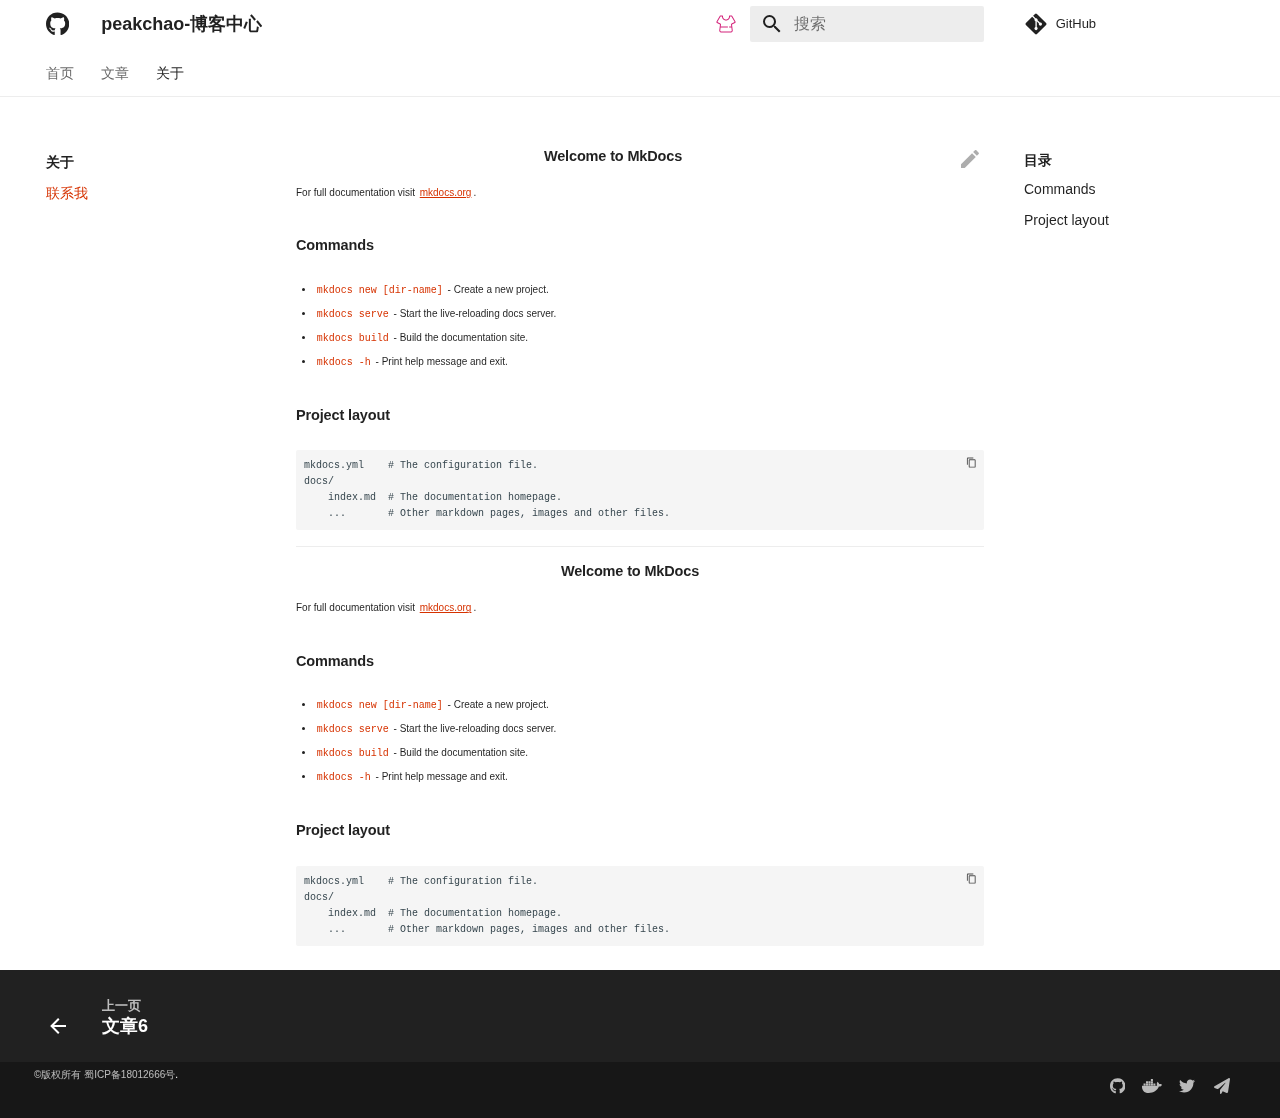
<file: about/index.html>
<!doctype html>
<html lang="zh" class="no-js">
  <head>
    
      <meta charset="utf-8">
      <meta name="viewport" content="width=device-width,initial-scale=1">
      
        <meta name="description" content="peakchao-博客中心">
      
      
        <meta name="author" content="peakchao">
      
      
      <link rel="icon" href="../assets/logo.png">
      <meta name="generator" content="mkdocs-1.4.0, mkdocs-material-8.5.6">
    
    
      
        <title>联系我 - peakchao-博客中心</title>
      
    
    
      <link rel="stylesheet" href="../assets/stylesheets/main.20d9efc8.min.css">
      
        
        <link rel="stylesheet" href="../assets/stylesheets/palette.cbb835fc.min.css">
        
      
      

    
    
    
      
    
    
      <link rel="stylesheet" href="../css/extra.css">
    
    <script>__md_scope=new URL("..",location),__md_hash=e=>[...e].reduce((e,_)=>(e<<5)-e+_.charCodeAt(0),0),__md_get=(e,_=localStorage,t=__md_scope)=>JSON.parse(_.getItem(t.pathname+"."+e)),__md_set=(e,_,t=localStorage,a=__md_scope)=>{try{t.setItem(a.pathname+"."+e,JSON.stringify(_))}catch(e){}}</script>
    
      

    
    
    
  </head>
  
  
    
    
      
    
    
    
    
    <body dir="ltr" data-md-color-scheme="default" data-md-color-primary="white" data-md-color-accent="white">
  
    
    
      <script>var palette=__md_get("__palette");if(palette&&"object"==typeof palette.color)for(var key of Object.keys(palette.color))document.body.setAttribute("data-md-color-"+key,palette.color[key])</script>
    
    <input class="md-toggle" data-md-toggle="drawer" type="checkbox" id="__drawer" autocomplete="off">
    <input class="md-toggle" data-md-toggle="search" type="checkbox" id="__search" autocomplete="off">
    <label class="md-overlay" for="__drawer"></label>
    <div data-md-component="skip">
      
        
        <a href="#welcome-to-mkdocs" class="md-skip">
          跳转至
        </a>
      
    </div>
    <div data-md-component="announce">
      
    </div>
    
    
      

<header class="md-header" data-md-component="header">
  <nav class="md-header__inner md-grid" aria-label="页眉">
    <a href=".." title="peakchao-博客中心" class="md-header__button md-logo" aria-label="peakchao-博客中心" data-md-component="logo">
      
    
    <svg xmlns="http://www.w3.org/2000/svg" viewBox="0 0 496 512"><!--! Font Awesome Free 6.1.1 by @fontawesome - https://fontawesome.com License - https://fontawesome.com/license/free (Icons: CC BY 4.0, Fonts: SIL OFL 1.1, Code: MIT License) Copyright 2022 Fonticons, Inc.--><path d="M165.9 397.4c0 2-2.3 3.6-5.2 3.6-3.3.3-5.6-1.3-5.6-3.6 0-2 2.3-3.6 5.2-3.6 3-.3 5.6 1.3 5.6 3.6zm-31.1-4.5c-.7 2 1.3 4.3 4.3 4.9 2.6 1 5.6 0 6.2-2s-1.3-4.3-4.3-5.2c-2.6-.7-5.5.3-6.2 2.3zm44.2-1.7c-2.9.7-4.9 2.6-4.6 4.9.3 2 2.9 3.3 5.9 2.6 2.9-.7 4.9-2.6 4.6-4.6-.3-1.9-3-3.2-5.9-2.9zM244.8 8C106.1 8 0 113.3 0 252c0 110.9 69.8 205.8 169.5 239.2 12.8 2.3 17.3-5.6 17.3-12.1 0-6.2-.3-40.4-.3-61.4 0 0-70 15-84.7-29.8 0 0-11.4-29.1-27.8-36.6 0 0-22.9-15.7 1.6-15.4 0 0 24.9 2 38.6 25.8 21.9 38.6 58.6 27.5 72.9 20.9 2.3-16 8.8-27.1 16-33.7-55.9-6.2-112.3-14.3-112.3-110.5 0-27.5 7.6-41.3 23.6-58.9-2.6-6.5-11.1-33.3 2.6-67.9 20.9-6.5 69 27 69 27 20-5.6 41.5-8.5 62.8-8.5s42.8 2.9 62.8 8.5c0 0 48.1-33.6 69-27 13.7 34.7 5.2 61.4 2.6 67.9 16 17.7 25.8 31.5 25.8 58.9 0 96.5-58.9 104.2-114.8 110.5 9.2 7.9 17 22.9 17 46.4 0 33.7-.3 75.4-.3 83.6 0 6.5 4.6 14.4 17.3 12.1C428.2 457.8 496 362.9 496 252 496 113.3 383.5 8 244.8 8zM97.2 352.9c-1.3 1-1 3.3.7 5.2 1.6 1.6 3.9 2.3 5.2 1 1.3-1 1-3.3-.7-5.2-1.6-1.6-3.9-2.3-5.2-1zm-10.8-8.1c-.7 1.3.3 2.9 2.3 3.9 1.6 1 3.6.7 4.3-.7.7-1.3-.3-2.9-2.3-3.9-2-.6-3.6-.3-4.3.7zm32.4 35.6c-1.6 1.3-1 4.3 1.3 6.2 2.3 2.3 5.2 2.6 6.5 1 1.3-1.3.7-4.3-1.3-6.2-2.2-2.3-5.2-2.6-6.5-1zm-11.4-14.7c-1.6 1-1.6 3.6 0 5.9 1.6 2.3 4.3 3.3 5.6 2.3 1.6-1.3 1.6-3.9 0-6.2-1.4-2.3-4-3.3-5.6-2z"/></svg>
  
    </a>
    <label class="md-header__button md-icon" for="__drawer">
      <svg xmlns="http://www.w3.org/2000/svg" viewBox="0 0 24 24"><path d="M3 6h18v2H3V6m0 5h18v2H3v-2m0 5h18v2H3v-2Z"/></svg>
    </label>
    <div class="md-header__title" data-md-component="header-title">
      <div class="md-header__ellipsis">
        <div class="md-header__topic">
          <span class="md-ellipsis">
            peakchao-博客中心
          </span>
        </div>
        <div class="md-header__topic" data-md-component="header-topic">
          <span class="md-ellipsis">
            
              联系我
            
          </span>
        </div>
      </div>
    </div>
    
      <form class="md-header__option" data-md-component="palette">
        
          
          
          <input class="md-option" data-md-color-media="" data-md-color-scheme="default" data-md-color-primary="white" data-md-color-accent="white"  aria-label="切换主题模式"  type="radio" name="__palette" id="__palette_1">
          
            <label class="md-header__button md-icon" title="切换主题模式" for="__palette_3" hidden>
              <?xml version="1.0" standalone="no"?><!DOCTYPE svg PUBLIC "-//W3C//DTD SVG 1.1//EN" "http://www.w3.org/Graphics/SVG/1.1/DTD/svg11.dtd"><svg t="1649907441147" class="icon" viewBox="0 0 1024 1024" version="1.1" xmlns="http://www.w3.org/2000/svg" p-id="4142" xmlns:xlink="http://www.w3.org/1999/xlink" width="64" height="64"><defs><style type="text/css"></style></defs><path d="M744.661333 149.333333l1.450667 0.085334 1.408 0.128 1.408 0.170666 1.365333 0.213334 1.408 0.256 1.365334 0.298666 1.365333 0.341334 1.322667 0.426666 1.322666 0.426667 1.322667 0.426667 1.28 0.512 1.28 0.554666 1.237333 0.597334 1.237334 0.64 1.237333 0.682666 1.152 0.725334 1.194667 0.725333 1.109333 0.853333 1.152 0.768 1.066667 0.896 1.066666 0.896 1.024 0.938667 1.024 0.981333 0.938667 0.981334 0.938667 1.066666 0.938666 1.066667 0.853334 1.109333 0.853333 1.109334 0.810667 1.194666 0.768 1.194667 0.725333 1.28 136.021333 237.952 1.024 1.92 0.938667 2.005333 0.810667 2.005334 0.725333 2.048 0.64 2.048 0.512 2.133333 0.384 2.133333 0.298667 2.133334 0.170666 2.133333 0.085334 2.133333v2.133334l-0.170667 2.176-0.256 2.133333-0.341333 2.133333-0.469334 2.133334-0.597333 2.133333-0.682667 2.133333-0.768 1.962667-0.896 2.005333-0.981333 1.92-1.109333 1.877334-1.152 1.792-1.28 1.749333-1.322667 1.706667-1.450667 1.621333-1.493333 1.536-1.578667 1.450667-1.664 1.365333-1.749333 1.322667-1.792 1.194666-1.877333 1.109334-1.92 1.066666L768 533.333333l30.677333 245.418667 0.256 2.261333 0.170667 2.304 0.170667 2.261334 0.042666 2.261333v2.261333l-0.042666 2.261334-0.085334 2.261333-0.170666 2.261333-0.256 2.261334-0.298667 2.218666-0.341333 2.218667-0.384 2.218667-0.469334 2.176-0.512 2.218666-0.597333 2.133334-0.64 2.176-0.682667 2.133333-0.725333 2.133333-0.810667 2.133334-0.853333 2.005333-0.896 2.048-0.981333 2.048-1.024 2.005333-1.066667 2.005334-1.152 1.92-1.152 1.962666-1.237333 1.877334-1.28 1.877333-1.365334 1.834667-1.365333 1.792-1.450667 1.792-1.493333 1.706666-1.536 1.706667-1.578667 1.706667-1.621333 1.578666-1.664 1.536-1.706667 1.493334-1.706666 1.493333-1.792 1.408-1.792 1.365333-1.834667 1.28-1.877333 1.28-1.877334 1.194667-1.92 1.152-1.962666 1.109333-1.962667 1.066667-2.005333 1.024-2.048 0.938667-2.048 0.896-2.090667 0.853333-2.090667 0.768-2.133333 0.725333-2.133333 0.682667-2.176 0.64-2.176 0.554667-2.218667 0.512-2.218667 0.426666-2.218666 0.426667-2.218667 0.298667-2.261333 0.256-2.261334 0.213333-2.261333 0.170667-2.304 0.085333-2.304 0.042667H307.712l-2.304-0.128-2.261333-0.170667-2.261334-0.213333-2.261333-0.256-2.218667-0.341334-2.218666-0.384-2.218667-0.426666-2.218667-0.512-2.176-0.554667-2.176-0.64-2.133333-0.682667-2.133333-0.725333-2.090667-0.768-2.090667-0.853333-2.048-0.853334-2.048-0.981333-2.005333-1.024-1.962667-1.066667-1.962666-1.109333-1.92-1.152-1.877334-1.194667-1.877333-1.28-1.834667-1.28-1.792-1.365333-1.792-1.408-1.706666-1.493333-1.706667-1.493334-1.664-1.536-1.621333-1.621333-1.578667-1.664-1.536-1.706667-1.493333-1.706666-1.450667-1.792-1.365333-1.792-1.365334-1.834667-1.28-1.877333-1.237333-1.877334-1.152-1.962666-1.152-1.92-1.066667-2.005334-1.024-2.005333-0.981333-2.048-0.896-2.048-0.853333-2.048-0.810667-2.133333-0.725333-2.090667-0.682667-2.133333-0.64-2.133334-0.597333-2.133333-0.512-2.261333-0.469334-2.133334-0.384-2.261333-0.341333-2.218667-0.298667-2.218666-0.256-2.261334-0.170666-2.261333-0.085334-2.261333-0.042666-2.261334v-2.261333l0.042666-2.261333 0.170667-2.261334 0.170667-2.304 0.256-2.261333L256 533.333333l-130.304-65.152-1.962667-1.066666-1.877333-1.109334-1.792-1.194666-1.749333-1.28-1.664-1.408-1.578667-1.450667-1.493333-1.536-1.450667-1.621333-1.322667-1.706667-1.28-1.706667-1.152-1.834666-1.109333-1.877334-0.981333-1.92-0.896-2.005333-0.768-2.005333-0.682667-2.090667-0.597333-2.133333-0.469334-2.133334-0.341333-2.133333-0.256-2.133333-0.128-2.133334-0.042667-2.133333 0.085334-2.218667 0.170666-2.133333 0.298667-2.133333 0.426667-2.133334 0.512-2.090666 0.597333-2.090667 0.725333-2.005333 0.810667-2.005334 0.938667-2.005333 1.066666-1.92 135.978667-237.952 0.725333-1.237333 0.768-1.194667 0.810667-1.152 0.853333-1.152 0.853334-1.109333 0.938666-1.066667 0.938667-1.066667 0.938667-0.981333 1.024-0.981333 1.024-0.938667 1.066666-0.853333 1.066667-0.853334 1.152-0.853333 1.109333-0.810667 1.152-0.768 1.194667-0.725333 1.237333-0.682667 1.237334-0.597333 1.237333-0.597333 1.28-0.554667 1.28-0.554667 1.322667-0.426666 1.322666-0.426667 1.322667-0.426667 1.365333-0.341333 1.365334-0.298667 1.365333-0.256 1.408-0.213333 1.408-0.170667 1.408-0.128h1.408L280.746667 149.333333h76.714666l1.365334 0.085334 1.365333 0.170666 1.365333 0.256 1.322667 0.298667 1.322667 0.341333 1.28 0.426667 1.28 0.512 1.237333 0.554667 1.237333 0.597333 1.194667 0.682667 1.152 0.725333 1.109333 0.768 1.066667 0.853333 1.066667 0.896 0.981333 0.981334 0.981333 0.981333 0.896 1.066667 0.853334 1.066666 0.768 1.109334 0.725333 1.152 0.682667 1.194666 0.597333 1.28 0.554667 1.194667 0.512 1.28 0.426666 1.28 0.341334 1.322667 0.298666 1.322666 0.256 1.365334 0.170667 1.365333 0.085333 1.365333 0.042667 1.365334V192l0.042667 3.157333 0.128 3.2 0.170666 3.157334 0.298667 3.114666 0.341333 3.157334 0.426667 3.114666 0.512 3.114667 0.554667 3.072 0.64 3.072 0.725333 3.029333 0.810667 3.029334 0.896 2.986666 0.938666 2.986667 1.024 2.986667 1.066667 2.901333 1.152 2.901333 1.237333 2.858667 1.322667 2.858667 1.365333 2.816 1.408 2.773333 1.536 2.730667 1.578667 2.688 1.621333 2.688 1.706667 2.602666 1.792 2.602667 1.834667 2.56 1.877333 2.474667 1.962667 2.474666 2.048 2.432 2.090666 2.346667 2.176 2.346667 2.218667 2.261333 2.261333 2.218667 2.304 2.176 2.389334 2.133333 2.432 1.962667 2.432 2.005333 2.517333 1.877333 2.56 1.834667 2.602667 1.792 2.602666 1.706667 2.688 1.621333 2.688 1.578667 2.730667 1.493333 2.773333 1.450667 2.816 1.365333 2.858667 1.322667 2.858667 1.28 2.901333 1.109333 2.901333 1.066667 2.986667 1.024 2.944 0.938666 3.029333 0.896 3.029334 0.768 3.029333 0.725334 3.072 0.682666 3.072 0.554667 3.114667 0.512 3.114666 0.426667 3.114667 0.341333 3.157333 0.298667 3.157334 0.170666 3.2 0.128 3.242666 0.042667h3.157334l3.2-0.170667 3.157333-0.170666 3.114667-0.298667 3.157333-0.341333 3.114667-0.426667 3.072-0.512 3.114666-0.554667 3.029334-0.682666 3.072-0.725334 3.029333-0.768 2.986667-0.853333 2.986666-0.981333 2.944-1.024 2.901334-1.066667 2.901333-1.152 2.858667-1.237333 2.858666-1.28 2.816-1.408 2.773334-1.408 2.730666-1.536 2.688-1.536 2.688-1.664 2.602667-1.706667 2.602667-1.706667 2.56-1.877333 2.474666-1.92 2.474667-1.962667 2.432-2.048 2.346667-2.090666 2.346666-2.133334 2.261334-2.218666 2.218666-2.304 2.133334-2.304 2.090666-2.389334 2.048-2.389333 1.962667-2.474667 1.92-2.517333 1.834667-2.517333 1.749333-2.56 1.706667-2.645334 1.664-2.688 1.578666-2.688 1.493334-2.730666 1.408-2.773334 1.408-2.816 1.28-2.858666 1.237333-2.858667 1.152-2.901333 1.066667-2.901334 1.024-2.944 0.938666-2.986666 0.896-2.986667 0.810667-2.986667 0.725333-3.114666 0.64-3.072 0.554667-3.072 0.512-3.072 0.426667-3.114667 0.341333-3.157333 0.298667-3.157334 0.170666-3.114666 0.128-3.2 0.042667-3.157334v-14.848l0.042667-1.408 0.085333-1.365333 0.170667-1.365333 0.256-1.28 0.298666-1.408 0.341334-1.28 0.426666-1.28 0.512-1.28 0.554667-1.28 0.597333-1.194667 0.682667-1.194667 0.725333-1.152 0.768-1.109333 0.853334-1.109333 0.896-1.024 0.981333-1.024 0.981333-0.938667 1.066667-0.853333 1.066667-0.853334 1.109333-0.810666 1.152-0.725334 1.194667-0.682666 1.237333-0.597334 1.237333-0.554666 1.237334-0.512 1.322666-0.426667 1.322667-0.341333 1.322667-0.298667 1.322666-0.256 1.365334-0.170667 1.408-0.085333h78.122666zM682.666667 192v0.341333l-0.042667 3.968-0.170667 4.266667-0.256 4.181333-0.341333 4.181334-0.469333 4.181333-0.597334 4.138667-0.64 4.138666-0.768 4.096-0.896 4.096-0.981333 4.053334-1.024 4.053333-1.194667 4.010667-1.237333 3.968-1.365333 3.925333-1.450667 3.882667-1.536 3.882666-1.664 3.84-1.706667 3.754667-1.834666 3.754667-1.92 3.712-2.005334 3.626666-2.090666 3.626667-2.176 3.541333-2.304 3.498667-2.346667 3.456-2.432 3.413333-2.56 3.328-2.602667 3.285334-2.730666 3.2-2.773334 3.157333-2.901333 3.114667-2.944 3.029333-3.029333 2.986667-3.114667 2.858666-3.157333 2.773334-3.2 2.688-3.285334 2.645333-3.328 2.56-3.413333 2.432-3.456 2.346667-3.498667 2.304-3.541333 2.176-3.626667 2.133333-3.626666 1.962667-3.712 1.92-3.754667 1.834666-3.754667 1.706667-3.84 1.706667-3.882666 1.493333-3.882667 1.450667-3.925333 1.365333-3.968 1.28-4.010667 1.109333-4.010667 1.066667-4.096 0.981333-4.053333 0.853334-4.138667 0.768-4.138666 0.682666-4.138667 0.554667-4.181333 0.469333-4.181334 0.426667-4.224 0.213333-4.224 0.170667-3.968 0.042667h-4.565333l-4.224-0.213334-4.224-0.256-4.181333-0.384-4.181334-0.426666-4.181333-0.597334-4.138667-0.682666-4.096-0.768-4.096-0.853334-4.053333-0.981333-4.053333-1.066667-3.968-1.152-3.968-1.28-3.968-1.28-3.882667-1.493333-3.882667-1.578667-3.797333-1.621333-3.797333-1.706667-3.754667-1.834666-3.712-1.92-3.626667-2.005334-3.626666-2.133333-3.541334-2.133333-3.498666-2.304-3.456-2.389334-3.413334-2.432-3.328-2.517333-3.285333-2.645333-3.242667-2.688-3.157333-2.816-3.072-2.858667-3.072-2.986667-2.944-2.986666-2.858667-3.114667-2.816-3.157333-2.688-3.242667-2.645333-3.285333-2.517333-3.328-2.474667-3.413334-2.346667-3.413333-2.261333-3.541333-2.218667-3.541334-2.090666-3.626666-2.005334-3.669334-1.92-3.669333-1.834666-3.754667-1.706667-3.797333-1.664-3.797333-1.536-3.84-1.450667-3.925334-1.365333-3.968-1.237333-3.968-1.152-4.010666-1.066667-4.010667-0.981333-4.053333-0.853334-4.096-0.810666-4.138667-0.64-4.096-0.597334-4.181333-0.426666-4.181334-0.384-4.181333-0.256-4.224-0.170667-4.224L341.333333 192.256V192l-60.202666 0.042667h-0.341334l-0.213333 0.298666-135.552 237.226667-0.256 0.426667 0.469333 0.256 129.834667 64.896 3.072 1.706666 2.901333 1.962667 2.773334 2.133333 2.56 2.389334 2.346666 2.602666 2.133334 2.773334 1.92 2.986666 1.621333 3.072 1.408 3.2 1.109333 3.328 0.853334 3.413334 0.597333 3.413333 0.256 3.498667v3.498666l-0.298667 3.498667-30.634666 245.12-0.170667 1.450667-0.085333 1.109333-0.042667 1.152-0.042667 1.152v2.261333l0.085334 1.109334 0.085333 1.109333 0.085333 1.152 0.170667 1.109333 0.170667 1.109334 0.170666 1.109333 0.256 1.109333 0.256 1.066667 0.298667 1.109333 0.298667 1.066667 0.341333 1.066667 0.384 1.066666 0.384 1.024 0.426667 1.066667 0.469333 1.024 0.469333 0.981333 0.512 1.024 0.554667 0.981334 0.554667 0.981333 0.597333 0.981333 0.597333 0.938667 0.682667 0.938667 0.64 0.896 0.725333 0.896 0.682667 0.896 0.768 0.896 0.768 0.853333 0.810667 0.853333 0.810666 0.768 0.810667 0.768 0.853333 0.768 0.853334 0.725334 0.896 0.682666 0.896 0.682667 0.896 0.682667 0.938666 0.597333 0.938667 0.597333 0.981333 0.597334 0.981334 0.554666 0.981333 0.512 1.024 0.512 0.981333 0.469334 1.024 0.469333 1.066667 0.426667 1.066667 0.426666 1.024 0.298667 1.109333 0.341333 1.066667 0.341334 1.066666 0.256 1.109334 0.256 1.109333 0.213333 1.109333 0.213333 1.109334 0.170667 1.152 0.128 1.109333 0.128 1.152 0.042667 1.152 0.042666 1.408 0.042667H715.136l1.152-0.085333h1.152l1.109333-0.170667 1.152-0.128 1.109334-0.170667 1.109333-0.213333 1.109333-0.213333 1.109334-0.256 1.066666-0.256 1.066667-0.341334 1.109333-0.341333 1.024-0.341333 1.066667-0.384 1.024-0.426667 1.066667-0.426667 0.981333-0.512 1.024-0.512 0.981333-0.512 0.981334-0.554666 0.981333-0.597334 0.938667-0.597333 0.938666-0.597333 0.896-0.682667 0.896-0.682667 0.896-0.682666 0.853334-0.725334 0.853333-0.768 0.810667-0.768 0.810666-0.810666 0.810667-0.810667 0.768-0.853333 0.768-0.853334 0.682667-0.938666 0.725333-0.853334 0.64-0.938666 0.682667-0.938667 0.597333-0.938667 0.597333-0.981333 0.554667-0.981333 0.554667-0.981334 0.512-1.024 0.469333-0.981333 0.469333-1.024 0.426667-1.066667 0.384-1.024 0.384-1.066666 0.341333-1.066667 0.298667-1.066667 0.298667-1.109333 0.256-1.066667 0.256-1.109333 0.170666-1.109333 0.170667-1.109334 0.170667-1.109333 0.085333-1.152 0.085333-1.109333 0.085334-1.109334v-2.261333l-0.042667-1.152-0.042667-1.152-0.085333-1.109333-0.170667-1.450667-30.634666-245.12-0.298667-3.498667v-3.498666l0.256-3.498667 0.597333-3.413333 0.853334-3.413334 1.109333-3.328 1.408-3.2 1.621333-3.114666 1.92-2.944 2.133334-2.773334 2.346666-2.56 2.56-2.432 2.773334-2.133333 2.901333-1.962667 3.072-1.706666 129.834667-64.853334 0.469333-0.298666-0.256-0.426667-135.552-237.226667-0.170667-0.341333H682.666667z" fill="#d4237a" p-id="4143"></path><path d="M577.109333 618.709333l1.109334 0.042667 1.066666 0.170667 1.066667 0.170666 0.981333 0.256 1.066667 0.256 0.938667 0.341334 1.024 0.426666 0.896 0.426667 0.938666 0.426667 0.853334 0.512 0.853333 0.554666 0.896 0.597334 0.768 0.64 0.768 0.682666 0.810667 0.682667 0.682666 0.768 0.682667 0.768 0.597333 0.853333 0.597334 0.768 0.554666 0.896 0.512 0.896 0.512 0.896 0.426667 0.938667 0.384 0.981333 0.298667 0.981334 0.298666 1.024 0.213334 1.024 0.213333 1.066666 0.170667 1.066667v1.066667l0.085333 1.109333-0.042667 1.109333-0.042666 1.066667-0.170667 1.066667-0.213333 1.066666-0.213334 1.024-0.298666 0.981334-0.298667 1.024-0.426667 0.938666-0.426666 0.981334-0.469334 0.896-0.512 0.896-0.554666 0.853333-0.597334 0.853333-0.597333 0.853334-0.682667 0.725333-0.682666 0.725333-0.810667 0.725334-0.768 0.682666-0.768 0.597334-0.853333 0.597333-0.853334 0.554667-0.853333 0.512-0.981333 0.512-0.896 0.426666-1.024 0.426667-0.938667 0.256-1.066667 0.298667-0.981333 0.256-1.066667 0.170666-1.066666 0.128-1.109334 0.085334-1.109333 0.042666H276.266667l-1.066667-0.128-1.109333-0.128-1.024-0.170666-1.024-0.256-1.024-0.298667-0.981334-0.298667-0.981333-0.384-0.938667-0.426666-0.938666-0.512-0.853334-0.512-0.853333-0.554667-0.853333-0.597333-0.810667-0.597334-0.768-0.682666-0.768-0.725334-0.682667-0.725333-0.682666-0.768L260.266667 652.8l-0.597334-0.853333-0.554666-0.853334-0.512-0.853333-0.469334-0.938667-0.426666-0.981333-0.426667-0.938667-0.298667-1.024-0.256-0.981333-0.256-1.024-0.213333-1.066667-0.128-1.066666-0.042667-1.066667L256 640v-1.109333l0.085333-1.066667 0.128-1.066667 0.213334-1.066666 0.256-1.024 0.256-1.024 0.341333-0.981334 0.426667-0.981333 0.384-0.938667 0.469333-0.853333 0.512-0.938667 0.554667-0.853333 0.597333-0.853333 0.64-0.810667 0.682667-0.768 0.682666-0.768 0.768-0.682667 0.768-0.682666 0.768-0.64 0.853334-0.597334 0.853333-0.554666 0.896-0.512 0.938667-0.426667 0.938666-0.426667 0.981334-0.426666 0.981333-0.341334 1.024-0.256 1.024-0.256 1.024-0.170666 1.109333-0.170667h1.066667l1.109333-0.085333h298.666667l1.066667 0.042666zM750.378667 618.709333l1.066666 0.042667 1.109334 0.170667 1.024 0.170666 1.024 0.256 1.024 0.256 0.981333 0.341334 0.981333 0.426666 0.938667 0.426667 0.938667 0.426667 0.853333 0.512 0.853333 0.554666 0.853334 0.597334 0.853333 0.64 0.768 0.682666 0.725333 0.682667 0.725334 0.768 0.64 0.768 0.64 0.853333 0.597333 0.768 0.554667 0.896 0.512 0.896 0.469333 0.896 0.426667 0.938667 0.426666 0.981333 0.298667 0.981334 0.256 1.024 0.256 1.024 0.213333 1.066666 0.128 1.066667 0.085334 1.066667v2.218666l-0.085334 1.066667-0.128 1.066667-0.213333 1.066666-0.256 1.024-0.256 0.981334-0.341333 1.024-0.384 0.938666-0.426667 0.981334-0.469333 0.896-0.512 0.896-0.554667 0.853333-0.597333 0.853333-0.64 0.853334-0.64 0.725333-0.725334 0.725333-0.725333 0.725334-0.810667 0.682666-0.768 0.597334-0.853333 0.597333-0.853333 0.554667-0.896 0.512-0.938667 0.512-0.938667 0.426666-0.981333 0.426667-0.981333 0.256-1.024 0.298667-1.024 0.256-1.024 0.170666-1.109334 0.128-1.066666 0.085334-1.109334 0.042666H660.224l-1.066667-0.128-1.066666-0.128-1.066667-0.170666-1.024-0.256-1.024-0.298667-0.981333-0.298667-0.981334-0.384-0.938666-0.426666-0.896-0.512-0.896-0.512-0.853334-0.554667-0.853333-0.597333-0.810667-0.597334-0.768-0.682666-0.725333-0.725334-0.725333-0.725333-0.682667-0.768-0.64-0.810667-0.597333-0.853333-0.554667-0.853333-0.512-0.853334-0.426667-0.938666-0.426666-0.981334-0.426667-0.938666-0.341333-1.024-0.256-0.981334-0.256-1.024-0.170667-1.066666-0.170667-1.066667-0.042666-1.066667L640 640v-1.109333l0.085333-1.066667 0.170667-1.066667 0.170667-1.066666 0.256-1.024 0.256-1.024 0.341333-0.981334 0.426667-0.981333 0.426666-0.938667 0.426667-0.853333 0.512-0.938667 0.554667-0.853333 0.597333-0.853333 0.64-0.810667 0.682667-0.768 0.725333-0.768 0.725333-0.682667 0.768-0.682666 0.810667-0.64 0.853333-0.597334 0.853334-0.554666 0.853333-0.512 0.938667-0.426667 0.938666-0.426667 0.981334-0.426666 0.981333-0.341334 1.024-0.256 1.024-0.256 1.066667-0.170666 1.066666-0.170667h1.066667l1.109333-0.085333h87.936l1.109334 0.042666z" fill="#d4237a" p-id="4144"></path></svg>
            </label>
          
        
          
          
          <input class="md-option" data-md-color-media="" data-md-color-scheme="slate" data-md-color-primary="indigo" data-md-color-accent="indigo"  aria-label="切换主题模式"  type="radio" name="__palette" id="__palette_2">
          
            <label class="md-header__button md-icon" title="切换主题模式" for="__palette_1" hidden>
              <?xml version="1.0" standalone="no"?><!DOCTYPE svg PUBLIC "-//W3C//DTD SVG 1.1//EN" "http://www.w3.org/Graphics/SVG/1.1/DTD/svg11.dtd"><svg t="1649907441147" class="icon" viewBox="0 0 1024 1024" version="1.1" xmlns="http://www.w3.org/2000/svg" p-id="4142" xmlns:xlink="http://www.w3.org/1999/xlink" width="64" height="64"><defs><style type="text/css"></style></defs><path d="M744.661333 149.333333l1.450667 0.085334 1.408 0.128 1.408 0.170666 1.365333 0.213334 1.408 0.256 1.365334 0.298666 1.365333 0.341334 1.322667 0.426666 1.322666 0.426667 1.322667 0.426667 1.28 0.512 1.28 0.554666 1.237333 0.597334 1.237334 0.64 1.237333 0.682666 1.152 0.725334 1.194667 0.725333 1.109333 0.853333 1.152 0.768 1.066667 0.896 1.066666 0.896 1.024 0.938667 1.024 0.981333 0.938667 0.981334 0.938667 1.066666 0.938666 1.066667 0.853334 1.109333 0.853333 1.109334 0.810667 1.194666 0.768 1.194667 0.725333 1.28 136.021333 237.952 1.024 1.92 0.938667 2.005333 0.810667 2.005334 0.725333 2.048 0.64 2.048 0.512 2.133333 0.384 2.133333 0.298667 2.133334 0.170666 2.133333 0.085334 2.133333v2.133334l-0.170667 2.176-0.256 2.133333-0.341333 2.133333-0.469334 2.133334-0.597333 2.133333-0.682667 2.133333-0.768 1.962667-0.896 2.005333-0.981333 1.92-1.109333 1.877334-1.152 1.792-1.28 1.749333-1.322667 1.706667-1.450667 1.621333-1.493333 1.536-1.578667 1.450667-1.664 1.365333-1.749333 1.322667-1.792 1.194666-1.877333 1.109334-1.92 1.066666L768 533.333333l30.677333 245.418667 0.256 2.261333 0.170667 2.304 0.170667 2.261334 0.042666 2.261333v2.261333l-0.042666 2.261334-0.085334 2.261333-0.170666 2.261333-0.256 2.261334-0.298667 2.218666-0.341333 2.218667-0.384 2.218667-0.469334 2.176-0.512 2.218666-0.597333 2.133334-0.64 2.176-0.682667 2.133333-0.725333 2.133333-0.810667 2.133334-0.853333 2.005333-0.896 2.048-0.981333 2.048-1.024 2.005333-1.066667 2.005334-1.152 1.92-1.152 1.962666-1.237333 1.877334-1.28 1.877333-1.365334 1.834667-1.365333 1.792-1.450667 1.792-1.493333 1.706666-1.536 1.706667-1.578667 1.706667-1.621333 1.578666-1.664 1.536-1.706667 1.493334-1.706666 1.493333-1.792 1.408-1.792 1.365333-1.834667 1.28-1.877333 1.28-1.877334 1.194667-1.92 1.152-1.962666 1.109333-1.962667 1.066667-2.005333 1.024-2.048 0.938667-2.048 0.896-2.090667 0.853333-2.090667 0.768-2.133333 0.725333-2.133333 0.682667-2.176 0.64-2.176 0.554667-2.218667 0.512-2.218667 0.426666-2.218666 0.426667-2.218667 0.298667-2.261333 0.256-2.261334 0.213333-2.261333 0.170667-2.304 0.085333-2.304 0.042667H307.712l-2.304-0.128-2.261333-0.170667-2.261334-0.213333-2.261333-0.256-2.218667-0.341334-2.218666-0.384-2.218667-0.426666-2.218667-0.512-2.176-0.554667-2.176-0.64-2.133333-0.682667-2.133333-0.725333-2.090667-0.768-2.090667-0.853333-2.048-0.853334-2.048-0.981333-2.005333-1.024-1.962667-1.066667-1.962666-1.109333-1.92-1.152-1.877334-1.194667-1.877333-1.28-1.834667-1.28-1.792-1.365333-1.792-1.408-1.706666-1.493333-1.706667-1.493334-1.664-1.536-1.621333-1.621333-1.578667-1.664-1.536-1.706667-1.493333-1.706666-1.450667-1.792-1.365333-1.792-1.365334-1.834667-1.28-1.877333-1.237333-1.877334-1.152-1.962666-1.152-1.92-1.066667-2.005334-1.024-2.005333-0.981333-2.048-0.896-2.048-0.853333-2.048-0.810667-2.133333-0.725333-2.090667-0.682667-2.133333-0.64-2.133334-0.597333-2.133333-0.512-2.261333-0.469334-2.133334-0.384-2.261333-0.341333-2.218667-0.298667-2.218666-0.256-2.261334-0.170666-2.261333-0.085334-2.261333-0.042666-2.261334v-2.261333l0.042666-2.261333 0.170667-2.261334 0.170667-2.304 0.256-2.261333L256 533.333333l-130.304-65.152-1.962667-1.066666-1.877333-1.109334-1.792-1.194666-1.749333-1.28-1.664-1.408-1.578667-1.450667-1.493333-1.536-1.450667-1.621333-1.322667-1.706667-1.28-1.706667-1.152-1.834666-1.109333-1.877334-0.981333-1.92-0.896-2.005333-0.768-2.005333-0.682667-2.090667-0.597333-2.133333-0.469334-2.133334-0.341333-2.133333-0.256-2.133333-0.128-2.133334-0.042667-2.133333 0.085334-2.218667 0.170666-2.133333 0.298667-2.133333 0.426667-2.133334 0.512-2.090666 0.597333-2.090667 0.725333-2.005333 0.810667-2.005334 0.938667-2.005333 1.066666-1.92 135.978667-237.952 0.725333-1.237333 0.768-1.194667 0.810667-1.152 0.853333-1.152 0.853334-1.109333 0.938666-1.066667 0.938667-1.066667 0.938667-0.981333 1.024-0.981333 1.024-0.938667 1.066666-0.853333 1.066667-0.853334 1.152-0.853333 1.109333-0.810667 1.152-0.768 1.194667-0.725333 1.237333-0.682667 1.237334-0.597333 1.237333-0.597333 1.28-0.554667 1.28-0.554667 1.322667-0.426666 1.322666-0.426667 1.322667-0.426667 1.365333-0.341333 1.365334-0.298667 1.365333-0.256 1.408-0.213333 1.408-0.170667 1.408-0.128h1.408L280.746667 149.333333h76.714666l1.365334 0.085334 1.365333 0.170666 1.365333 0.256 1.322667 0.298667 1.322667 0.341333 1.28 0.426667 1.28 0.512 1.237333 0.554667 1.237333 0.597333 1.194667 0.682667 1.152 0.725333 1.109333 0.768 1.066667 0.853333 1.066667 0.896 0.981333 0.981334 0.981333 0.981333 0.896 1.066667 0.853334 1.066666 0.768 1.109334 0.725333 1.152 0.682667 1.194666 0.597333 1.28 0.554667 1.194667 0.512 1.28 0.426666 1.28 0.341334 1.322667 0.298666 1.322666 0.256 1.365334 0.170667 1.365333 0.085333 1.365333 0.042667 1.365334V192l0.042667 3.157333 0.128 3.2 0.170666 3.157334 0.298667 3.114666 0.341333 3.157334 0.426667 3.114666 0.512 3.114667 0.554667 3.072 0.64 3.072 0.725333 3.029333 0.810667 3.029334 0.896 2.986666 0.938666 2.986667 1.024 2.986667 1.066667 2.901333 1.152 2.901333 1.237333 2.858667 1.322667 2.858667 1.365333 2.816 1.408 2.773333 1.536 2.730667 1.578667 2.688 1.621333 2.688 1.706667 2.602666 1.792 2.602667 1.834667 2.56 1.877333 2.474667 1.962667 2.474666 2.048 2.432 2.090666 2.346667 2.176 2.346667 2.218667 2.261333 2.261333 2.218667 2.304 2.176 2.389334 2.133333 2.432 1.962667 2.432 2.005333 2.517333 1.877333 2.56 1.834667 2.602667 1.792 2.602666 1.706667 2.688 1.621333 2.688 1.578667 2.730667 1.493333 2.773333 1.450667 2.816 1.365333 2.858667 1.322667 2.858667 1.28 2.901333 1.109333 2.901333 1.066667 2.986667 1.024 2.944 0.938666 3.029333 0.896 3.029334 0.768 3.029333 0.725334 3.072 0.682666 3.072 0.554667 3.114667 0.512 3.114666 0.426667 3.114667 0.341333 3.157333 0.298667 3.157334 0.170666 3.2 0.128 3.242666 0.042667h3.157334l3.2-0.170667 3.157333-0.170666 3.114667-0.298667 3.157333-0.341333 3.114667-0.426667 3.072-0.512 3.114666-0.554667 3.029334-0.682666 3.072-0.725334 3.029333-0.768 2.986667-0.853333 2.986666-0.981333 2.944-1.024 2.901334-1.066667 2.901333-1.152 2.858667-1.237333 2.858666-1.28 2.816-1.408 2.773334-1.408 2.730666-1.536 2.688-1.536 2.688-1.664 2.602667-1.706667 2.602667-1.706667 2.56-1.877333 2.474666-1.92 2.474667-1.962667 2.432-2.048 2.346667-2.090666 2.346666-2.133334 2.261334-2.218666 2.218666-2.304 2.133334-2.304 2.090666-2.389334 2.048-2.389333 1.962667-2.474667 1.92-2.517333 1.834667-2.517333 1.749333-2.56 1.706667-2.645334 1.664-2.688 1.578666-2.688 1.493334-2.730666 1.408-2.773334 1.408-2.816 1.28-2.858666 1.237333-2.858667 1.152-2.901333 1.066667-2.901334 1.024-2.944 0.938666-2.986666 0.896-2.986667 0.810667-2.986667 0.725333-3.114666 0.64-3.072 0.554667-3.072 0.512-3.072 0.426667-3.114667 0.341333-3.157333 0.298667-3.157334 0.170666-3.114666 0.128-3.2 0.042667-3.157334v-14.848l0.042667-1.408 0.085333-1.365333 0.170667-1.365333 0.256-1.28 0.298666-1.408 0.341334-1.28 0.426666-1.28 0.512-1.28 0.554667-1.28 0.597333-1.194667 0.682667-1.194667 0.725333-1.152 0.768-1.109333 0.853334-1.109333 0.896-1.024 0.981333-1.024 0.981333-0.938667 1.066667-0.853333 1.066667-0.853334 1.109333-0.810666 1.152-0.725334 1.194667-0.682666 1.237333-0.597334 1.237333-0.554666 1.237334-0.512 1.322666-0.426667 1.322667-0.341333 1.322667-0.298667 1.322666-0.256 1.365334-0.170667 1.408-0.085333h78.122666zM682.666667 192v0.341333l-0.042667 3.968-0.170667 4.266667-0.256 4.181333-0.341333 4.181334-0.469333 4.181333-0.597334 4.138667-0.64 4.138666-0.768 4.096-0.896 4.096-0.981333 4.053334-1.024 4.053333-1.194667 4.010667-1.237333 3.968-1.365333 3.925333-1.450667 3.882667-1.536 3.882666-1.664 3.84-1.706667 3.754667-1.834666 3.754667-1.92 3.712-2.005334 3.626666-2.090666 3.626667-2.176 3.541333-2.304 3.498667-2.346667 3.456-2.432 3.413333-2.56 3.328-2.602667 3.285334-2.730666 3.2-2.773334 3.157333-2.901333 3.114667-2.944 3.029333-3.029333 2.986667-3.114667 2.858666-3.157333 2.773334-3.2 2.688-3.285334 2.645333-3.328 2.56-3.413333 2.432-3.456 2.346667-3.498667 2.304-3.541333 2.176-3.626667 2.133333-3.626666 1.962667-3.712 1.92-3.754667 1.834666-3.754667 1.706667-3.84 1.706667-3.882666 1.493333-3.882667 1.450667-3.925333 1.365333-3.968 1.28-4.010667 1.109333-4.010667 1.066667-4.096 0.981333-4.053333 0.853334-4.138667 0.768-4.138666 0.682666-4.138667 0.554667-4.181333 0.469333-4.181334 0.426667-4.224 0.213333-4.224 0.170667-3.968 0.042667h-4.565333l-4.224-0.213334-4.224-0.256-4.181333-0.384-4.181334-0.426666-4.181333-0.597334-4.138667-0.682666-4.096-0.768-4.096-0.853334-4.053333-0.981333-4.053333-1.066667-3.968-1.152-3.968-1.28-3.968-1.28-3.882667-1.493333-3.882667-1.578667-3.797333-1.621333-3.797333-1.706667-3.754667-1.834666-3.712-1.92-3.626667-2.005334-3.626666-2.133333-3.541334-2.133333-3.498666-2.304-3.456-2.389334-3.413334-2.432-3.328-2.517333-3.285333-2.645333-3.242667-2.688-3.157333-2.816-3.072-2.858667-3.072-2.986667-2.944-2.986666-2.858667-3.114667-2.816-3.157333-2.688-3.242667-2.645333-3.285333-2.517333-3.328-2.474667-3.413334-2.346667-3.413333-2.261333-3.541333-2.218667-3.541334-2.090666-3.626666-2.005334-3.669334-1.92-3.669333-1.834666-3.754667-1.706667-3.797333-1.664-3.797333-1.536-3.84-1.450667-3.925334-1.365333-3.968-1.237333-3.968-1.152-4.010666-1.066667-4.010667-0.981333-4.053333-0.853334-4.096-0.810666-4.138667-0.64-4.096-0.597334-4.181333-0.426666-4.181334-0.384-4.181333-0.256-4.224-0.170667-4.224L341.333333 192.256V192l-60.202666 0.042667h-0.341334l-0.213333 0.298666-135.552 237.226667-0.256 0.426667 0.469333 0.256 129.834667 64.896 3.072 1.706666 2.901333 1.962667 2.773334 2.133333 2.56 2.389334 2.346666 2.602666 2.133334 2.773334 1.92 2.986666 1.621333 3.072 1.408 3.2 1.109333 3.328 0.853334 3.413334 0.597333 3.413333 0.256 3.498667v3.498666l-0.298667 3.498667-30.634666 245.12-0.170667 1.450667-0.085333 1.109333-0.042667 1.152-0.042667 1.152v2.261333l0.085334 1.109334 0.085333 1.109333 0.085333 1.152 0.170667 1.109333 0.170667 1.109334 0.170666 1.109333 0.256 1.109333 0.256 1.066667 0.298667 1.109333 0.298667 1.066667 0.341333 1.066667 0.384 1.066666 0.384 1.024 0.426667 1.066667 0.469333 1.024 0.469333 0.981333 0.512 1.024 0.554667 0.981334 0.554667 0.981333 0.597333 0.981333 0.597333 0.938667 0.682667 0.938667 0.64 0.896 0.725333 0.896 0.682667 0.896 0.768 0.896 0.768 0.853333 0.810667 0.853333 0.810666 0.768 0.810667 0.768 0.853333 0.768 0.853334 0.725334 0.896 0.682666 0.896 0.682667 0.896 0.682667 0.938666 0.597333 0.938667 0.597333 0.981333 0.597334 0.981334 0.554666 0.981333 0.512 1.024 0.512 0.981333 0.469334 1.024 0.469333 1.066667 0.426667 1.066667 0.426666 1.024 0.298667 1.109333 0.341333 1.066667 0.341334 1.066666 0.256 1.109334 0.256 1.109333 0.213333 1.109333 0.213333 1.109334 0.170667 1.152 0.128 1.109333 0.128 1.152 0.042667 1.152 0.042666 1.408 0.042667H715.136l1.152-0.085333h1.152l1.109333-0.170667 1.152-0.128 1.109334-0.170667 1.109333-0.213333 1.109333-0.213333 1.109334-0.256 1.066666-0.256 1.066667-0.341334 1.109333-0.341333 1.024-0.341333 1.066667-0.384 1.024-0.426667 1.066667-0.426667 0.981333-0.512 1.024-0.512 0.981333-0.512 0.981334-0.554666 0.981333-0.597334 0.938667-0.597333 0.938666-0.597333 0.896-0.682667 0.896-0.682667 0.896-0.682666 0.853334-0.725334 0.853333-0.768 0.810667-0.768 0.810666-0.810666 0.810667-0.810667 0.768-0.853333 0.768-0.853334 0.682667-0.938666 0.725333-0.853334 0.64-0.938666 0.682667-0.938667 0.597333-0.938667 0.597333-0.981333 0.554667-0.981333 0.554667-0.981334 0.512-1.024 0.469333-0.981333 0.469333-1.024 0.426667-1.066667 0.384-1.024 0.384-1.066666 0.341333-1.066667 0.298667-1.066667 0.298667-1.109333 0.256-1.066667 0.256-1.109333 0.170666-1.109333 0.170667-1.109334 0.170667-1.109333 0.085333-1.152 0.085333-1.109333 0.085334-1.109334v-2.261333l-0.042667-1.152-0.042667-1.152-0.085333-1.109333-0.170667-1.450667-30.634666-245.12-0.298667-3.498667v-3.498666l0.256-3.498667 0.597333-3.413333 0.853334-3.413334 1.109333-3.328 1.408-3.2 1.621333-3.114666 1.92-2.944 2.133334-2.773334 2.346666-2.56 2.56-2.432 2.773334-2.133333 2.901333-1.962667 3.072-1.706666 129.834667-64.853334 0.469333-0.298666-0.256-0.426667-135.552-237.226667-0.170667-0.341333H682.666667z" fill="#ffffff" p-id="4143"></path><path d="M577.109333 618.709333l1.109334 0.042667 1.066666 0.170667 1.066667 0.170666 0.981333 0.256 1.066667 0.256 0.938667 0.341334 1.024 0.426666 0.896 0.426667 0.938666 0.426667 0.853334 0.512 0.853333 0.554666 0.896 0.597334 0.768 0.64 0.768 0.682666 0.810667 0.682667 0.682666 0.768 0.682667 0.768 0.597333 0.853333 0.597334 0.768 0.554666 0.896 0.512 0.896 0.512 0.896 0.426667 0.938667 0.384 0.981333 0.298667 0.981334 0.298666 1.024 0.213334 1.024 0.213333 1.066666 0.170667 1.066667v1.066667l0.085333 1.109333-0.042667 1.109333-0.042666 1.066667-0.170667 1.066667-0.213333 1.066666-0.213334 1.024-0.298666 0.981334-0.298667 1.024-0.426667 0.938666-0.426666 0.981334-0.469334 0.896-0.512 0.896-0.554666 0.853333-0.597334 0.853333-0.597333 0.853334-0.682667 0.725333-0.682666 0.725333-0.810667 0.725334-0.768 0.682666-0.768 0.597334-0.853333 0.597333-0.853334 0.554667-0.853333 0.512-0.981333 0.512-0.896 0.426666-1.024 0.426667-0.938667 0.256-1.066667 0.298667-0.981333 0.256-1.066667 0.170666-1.066666 0.128-1.109334 0.085334-1.109333 0.042666H276.266667l-1.066667-0.128-1.109333-0.128-1.024-0.170666-1.024-0.256-1.024-0.298667-0.981334-0.298667-0.981333-0.384-0.938667-0.426666-0.938666-0.512-0.853334-0.512-0.853333-0.554667-0.853333-0.597333-0.810667-0.597334-0.768-0.682666-0.768-0.725334-0.682667-0.725333-0.682666-0.768L260.266667 652.8l-0.597334-0.853333-0.554666-0.853334-0.512-0.853333-0.469334-0.938667-0.426666-0.981333-0.426667-0.938667-0.298667-1.024-0.256-0.981333-0.256-1.024-0.213333-1.066667-0.128-1.066666-0.042667-1.066667L256 640v-1.109333l0.085333-1.066667 0.128-1.066667 0.213334-1.066666 0.256-1.024 0.256-1.024 0.341333-0.981334 0.426667-0.981333 0.384-0.938667 0.469333-0.853333 0.512-0.938667 0.554667-0.853333 0.597333-0.853333 0.64-0.810667 0.682667-0.768 0.682666-0.768 0.768-0.682667 0.768-0.682666 0.768-0.64 0.853334-0.597334 0.853333-0.554666 0.896-0.512 0.938667-0.426667 0.938666-0.426667 0.981334-0.426666 0.981333-0.341334 1.024-0.256 1.024-0.256 1.024-0.170666 1.109333-0.170667h1.066667l1.109333-0.085333h298.666667l1.066667 0.042666zM750.378667 618.709333l1.066666 0.042667 1.109334 0.170667 1.024 0.170666 1.024 0.256 1.024 0.256 0.981333 0.341334 0.981333 0.426666 0.938667 0.426667 0.938667 0.426667 0.853333 0.512 0.853333 0.554666 0.853334 0.597334 0.853333 0.64 0.768 0.682666 0.725333 0.682667 0.725334 0.768 0.64 0.768 0.64 0.853333 0.597333 0.768 0.554667 0.896 0.512 0.896 0.469333 0.896 0.426667 0.938667 0.426666 0.981333 0.298667 0.981334 0.256 1.024 0.256 1.024 0.213333 1.066666 0.128 1.066667 0.085334 1.066667v2.218666l-0.085334 1.066667-0.128 1.066667-0.213333 1.066666-0.256 1.024-0.256 0.981334-0.341333 1.024-0.384 0.938666-0.426667 0.981334-0.469333 0.896-0.512 0.896-0.554667 0.853333-0.597333 0.853333-0.64 0.853334-0.64 0.725333-0.725334 0.725333-0.725333 0.725334-0.810667 0.682666-0.768 0.597334-0.853333 0.597333-0.853333 0.554667-0.896 0.512-0.938667 0.512-0.938667 0.426666-0.981333 0.426667-0.981333 0.256-1.024 0.298667-1.024 0.256-1.024 0.170666-1.109334 0.128-1.066666 0.085334-1.109334 0.042666H660.224l-1.066667-0.128-1.066666-0.128-1.066667-0.170666-1.024-0.256-1.024-0.298667-0.981333-0.298667-0.981334-0.384-0.938666-0.426666-0.896-0.512-0.896-0.512-0.853334-0.554667-0.853333-0.597333-0.810667-0.597334-0.768-0.682666-0.725333-0.725334-0.725333-0.725333-0.682667-0.768-0.64-0.810667-0.597333-0.853333-0.554667-0.853333-0.512-0.853334-0.426667-0.938666-0.426666-0.981334-0.426667-0.938666-0.341333-1.024-0.256-0.981334-0.256-1.024-0.170667-1.066666-0.170667-1.066667-0.042666-1.066667L640 640v-1.109333l0.085333-1.066667 0.170667-1.066667 0.170667-1.066666 0.256-1.024 0.256-1.024 0.341333-0.981334 0.426667-0.981333 0.426666-0.938667 0.426667-0.853333 0.512-0.938667 0.554667-0.853333 0.597333-0.853333 0.64-0.810667 0.682667-0.768 0.725333-0.768 0.725333-0.682667 0.768-0.682666 0.810667-0.64 0.853333-0.597334 0.853334-0.554666 0.853333-0.512 0.938667-0.426667 0.938666-0.426667 0.981334-0.426666 0.981333-0.341334 1.024-0.256 1.024-0.256 1.066667-0.170666 1.066666-0.170667h1.066667l1.109333-0.085333h87.936l1.109334 0.042666z" fill="#ffffff" p-id="4144"></path></svg>
            </label>
          
        
          
          
          <input class="md-option" data-md-color-media="" data-md-color-scheme="default" data-md-color-primary="pink" data-md-color-accent="pink"  aria-label="切换主题模式"  type="radio" name="__palette" id="__palette_3">
          
            <label class="md-header__button md-icon" title="切换主题模式" for="__palette_2" hidden>
              <?xml version="1.0" standalone="no"?><!DOCTYPE svg PUBLIC "-//W3C//DTD SVG 1.1//EN" "http://www.w3.org/Graphics/SVG/1.1/DTD/svg11.dtd"><svg t="1649907441147" class="icon" viewBox="0 0 1024 1024" version="1.1" xmlns="http://www.w3.org/2000/svg" p-id="4142" xmlns:xlink="http://www.w3.org/1999/xlink" width="64" height="64"><defs><style type="text/css"></style></defs><path d="M744.661333 149.333333l1.450667 0.085334 1.408 0.128 1.408 0.170666 1.365333 0.213334 1.408 0.256 1.365334 0.298666 1.365333 0.341334 1.322667 0.426666 1.322666 0.426667 1.322667 0.426667 1.28 0.512 1.28 0.554666 1.237333 0.597334 1.237334 0.64 1.237333 0.682666 1.152 0.725334 1.194667 0.725333 1.109333 0.853333 1.152 0.768 1.066667 0.896 1.066666 0.896 1.024 0.938667 1.024 0.981333 0.938667 0.981334 0.938667 1.066666 0.938666 1.066667 0.853334 1.109333 0.853333 1.109334 0.810667 1.194666 0.768 1.194667 0.725333 1.28 136.021333 237.952 1.024 1.92 0.938667 2.005333 0.810667 2.005334 0.725333 2.048 0.64 2.048 0.512 2.133333 0.384 2.133333 0.298667 2.133334 0.170666 2.133333 0.085334 2.133333v2.133334l-0.170667 2.176-0.256 2.133333-0.341333 2.133333-0.469334 2.133334-0.597333 2.133333-0.682667 2.133333-0.768 1.962667-0.896 2.005333-0.981333 1.92-1.109333 1.877334-1.152 1.792-1.28 1.749333-1.322667 1.706667-1.450667 1.621333-1.493333 1.536-1.578667 1.450667-1.664 1.365333-1.749333 1.322667-1.792 1.194666-1.877333 1.109334-1.92 1.066666L768 533.333333l30.677333 245.418667 0.256 2.261333 0.170667 2.304 0.170667 2.261334 0.042666 2.261333v2.261333l-0.042666 2.261334-0.085334 2.261333-0.170666 2.261333-0.256 2.261334-0.298667 2.218666-0.341333 2.218667-0.384 2.218667-0.469334 2.176-0.512 2.218666-0.597333 2.133334-0.64 2.176-0.682667 2.133333-0.725333 2.133333-0.810667 2.133334-0.853333 2.005333-0.896 2.048-0.981333 2.048-1.024 2.005333-1.066667 2.005334-1.152 1.92-1.152 1.962666-1.237333 1.877334-1.28 1.877333-1.365334 1.834667-1.365333 1.792-1.450667 1.792-1.493333 1.706666-1.536 1.706667-1.578667 1.706667-1.621333 1.578666-1.664 1.536-1.706667 1.493334-1.706666 1.493333-1.792 1.408-1.792 1.365333-1.834667 1.28-1.877333 1.28-1.877334 1.194667-1.92 1.152-1.962666 1.109333-1.962667 1.066667-2.005333 1.024-2.048 0.938667-2.048 0.896-2.090667 0.853333-2.090667 0.768-2.133333 0.725333-2.133333 0.682667-2.176 0.64-2.176 0.554667-2.218667 0.512-2.218667 0.426666-2.218666 0.426667-2.218667 0.298667-2.261333 0.256-2.261334 0.213333-2.261333 0.170667-2.304 0.085333-2.304 0.042667H307.712l-2.304-0.128-2.261333-0.170667-2.261334-0.213333-2.261333-0.256-2.218667-0.341334-2.218666-0.384-2.218667-0.426666-2.218667-0.512-2.176-0.554667-2.176-0.64-2.133333-0.682667-2.133333-0.725333-2.090667-0.768-2.090667-0.853333-2.048-0.853334-2.048-0.981333-2.005333-1.024-1.962667-1.066667-1.962666-1.109333-1.92-1.152-1.877334-1.194667-1.877333-1.28-1.834667-1.28-1.792-1.365333-1.792-1.408-1.706666-1.493333-1.706667-1.493334-1.664-1.536-1.621333-1.621333-1.578667-1.664-1.536-1.706667-1.493333-1.706666-1.450667-1.792-1.365333-1.792-1.365334-1.834667-1.28-1.877333-1.237333-1.877334-1.152-1.962666-1.152-1.92-1.066667-2.005334-1.024-2.005333-0.981333-2.048-0.896-2.048-0.853333-2.048-0.810667-2.133333-0.725333-2.090667-0.682667-2.133333-0.64-2.133334-0.597333-2.133333-0.512-2.261333-0.469334-2.133334-0.384-2.261333-0.341333-2.218667-0.298667-2.218666-0.256-2.261334-0.170666-2.261333-0.085334-2.261333-0.042666-2.261334v-2.261333l0.042666-2.261333 0.170667-2.261334 0.170667-2.304 0.256-2.261333L256 533.333333l-130.304-65.152-1.962667-1.066666-1.877333-1.109334-1.792-1.194666-1.749333-1.28-1.664-1.408-1.578667-1.450667-1.493333-1.536-1.450667-1.621333-1.322667-1.706667-1.28-1.706667-1.152-1.834666-1.109333-1.877334-0.981333-1.92-0.896-2.005333-0.768-2.005333-0.682667-2.090667-0.597333-2.133333-0.469334-2.133334-0.341333-2.133333-0.256-2.133333-0.128-2.133334-0.042667-2.133333 0.085334-2.218667 0.170666-2.133333 0.298667-2.133333 0.426667-2.133334 0.512-2.090666 0.597333-2.090667 0.725333-2.005333 0.810667-2.005334 0.938667-2.005333 1.066666-1.92 135.978667-237.952 0.725333-1.237333 0.768-1.194667 0.810667-1.152 0.853333-1.152 0.853334-1.109333 0.938666-1.066667 0.938667-1.066667 0.938667-0.981333 1.024-0.981333 1.024-0.938667 1.066666-0.853333 1.066667-0.853334 1.152-0.853333 1.109333-0.810667 1.152-0.768 1.194667-0.725333 1.237333-0.682667 1.237334-0.597333 1.237333-0.597333 1.28-0.554667 1.28-0.554667 1.322667-0.426666 1.322666-0.426667 1.322667-0.426667 1.365333-0.341333 1.365334-0.298667 1.365333-0.256 1.408-0.213333 1.408-0.170667 1.408-0.128h1.408L280.746667 149.333333h76.714666l1.365334 0.085334 1.365333 0.170666 1.365333 0.256 1.322667 0.298667 1.322667 0.341333 1.28 0.426667 1.28 0.512 1.237333 0.554667 1.237333 0.597333 1.194667 0.682667 1.152 0.725333 1.109333 0.768 1.066667 0.853333 1.066667 0.896 0.981333 0.981334 0.981333 0.981333 0.896 1.066667 0.853334 1.066666 0.768 1.109334 0.725333 1.152 0.682667 1.194666 0.597333 1.28 0.554667 1.194667 0.512 1.28 0.426666 1.28 0.341334 1.322667 0.298666 1.322666 0.256 1.365334 0.170667 1.365333 0.085333 1.365333 0.042667 1.365334V192l0.042667 3.157333 0.128 3.2 0.170666 3.157334 0.298667 3.114666 0.341333 3.157334 0.426667 3.114666 0.512 3.114667 0.554667 3.072 0.64 3.072 0.725333 3.029333 0.810667 3.029334 0.896 2.986666 0.938666 2.986667 1.024 2.986667 1.066667 2.901333 1.152 2.901333 1.237333 2.858667 1.322667 2.858667 1.365333 2.816 1.408 2.773333 1.536 2.730667 1.578667 2.688 1.621333 2.688 1.706667 2.602666 1.792 2.602667 1.834667 2.56 1.877333 2.474667 1.962667 2.474666 2.048 2.432 2.090666 2.346667 2.176 2.346667 2.218667 2.261333 2.261333 2.218667 2.304 2.176 2.389334 2.133333 2.432 1.962667 2.432 2.005333 2.517333 1.877333 2.56 1.834667 2.602667 1.792 2.602666 1.706667 2.688 1.621333 2.688 1.578667 2.730667 1.493333 2.773333 1.450667 2.816 1.365333 2.858667 1.322667 2.858667 1.28 2.901333 1.109333 2.901333 1.066667 2.986667 1.024 2.944 0.938666 3.029333 0.896 3.029334 0.768 3.029333 0.725334 3.072 0.682666 3.072 0.554667 3.114667 0.512 3.114666 0.426667 3.114667 0.341333 3.157333 0.298667 3.157334 0.170666 3.2 0.128 3.242666 0.042667h3.157334l3.2-0.170667 3.157333-0.170666 3.114667-0.298667 3.157333-0.341333 3.114667-0.426667 3.072-0.512 3.114666-0.554667 3.029334-0.682666 3.072-0.725334 3.029333-0.768 2.986667-0.853333 2.986666-0.981333 2.944-1.024 2.901334-1.066667 2.901333-1.152 2.858667-1.237333 2.858666-1.28 2.816-1.408 2.773334-1.408 2.730666-1.536 2.688-1.536 2.688-1.664 2.602667-1.706667 2.602667-1.706667 2.56-1.877333 2.474666-1.92 2.474667-1.962667 2.432-2.048 2.346667-2.090666 2.346666-2.133334 2.261334-2.218666 2.218666-2.304 2.133334-2.304 2.090666-2.389334 2.048-2.389333 1.962667-2.474667 1.92-2.517333 1.834667-2.517333 1.749333-2.56 1.706667-2.645334 1.664-2.688 1.578666-2.688 1.493334-2.730666 1.408-2.773334 1.408-2.816 1.28-2.858666 1.237333-2.858667 1.152-2.901333 1.066667-2.901334 1.024-2.944 0.938666-2.986666 0.896-2.986667 0.810667-2.986667 0.725333-3.114666 0.64-3.072 0.554667-3.072 0.512-3.072 0.426667-3.114667 0.341333-3.157333 0.298667-3.157334 0.170666-3.114666 0.128-3.2 0.042667-3.157334v-14.848l0.042667-1.408 0.085333-1.365333 0.170667-1.365333 0.256-1.28 0.298666-1.408 0.341334-1.28 0.426666-1.28 0.512-1.28 0.554667-1.28 0.597333-1.194667 0.682667-1.194667 0.725333-1.152 0.768-1.109333 0.853334-1.109333 0.896-1.024 0.981333-1.024 0.981333-0.938667 1.066667-0.853333 1.066667-0.853334 1.109333-0.810666 1.152-0.725334 1.194667-0.682666 1.237333-0.597334 1.237333-0.554666 1.237334-0.512 1.322666-0.426667 1.322667-0.341333 1.322667-0.298667 1.322666-0.256 1.365334-0.170667 1.408-0.085333h78.122666zM682.666667 192v0.341333l-0.042667 3.968-0.170667 4.266667-0.256 4.181333-0.341333 4.181334-0.469333 4.181333-0.597334 4.138667-0.64 4.138666-0.768 4.096-0.896 4.096-0.981333 4.053334-1.024 4.053333-1.194667 4.010667-1.237333 3.968-1.365333 3.925333-1.450667 3.882667-1.536 3.882666-1.664 3.84-1.706667 3.754667-1.834666 3.754667-1.92 3.712-2.005334 3.626666-2.090666 3.626667-2.176 3.541333-2.304 3.498667-2.346667 3.456-2.432 3.413333-2.56 3.328-2.602667 3.285334-2.730666 3.2-2.773334 3.157333-2.901333 3.114667-2.944 3.029333-3.029333 2.986667-3.114667 2.858666-3.157333 2.773334-3.2 2.688-3.285334 2.645333-3.328 2.56-3.413333 2.432-3.456 2.346667-3.498667 2.304-3.541333 2.176-3.626667 2.133333-3.626666 1.962667-3.712 1.92-3.754667 1.834666-3.754667 1.706667-3.84 1.706667-3.882666 1.493333-3.882667 1.450667-3.925333 1.365333-3.968 1.28-4.010667 1.109333-4.010667 1.066667-4.096 0.981333-4.053333 0.853334-4.138667 0.768-4.138666 0.682666-4.138667 0.554667-4.181333 0.469333-4.181334 0.426667-4.224 0.213333-4.224 0.170667-3.968 0.042667h-4.565333l-4.224-0.213334-4.224-0.256-4.181333-0.384-4.181334-0.426666-4.181333-0.597334-4.138667-0.682666-4.096-0.768-4.096-0.853334-4.053333-0.981333-4.053333-1.066667-3.968-1.152-3.968-1.28-3.968-1.28-3.882667-1.493333-3.882667-1.578667-3.797333-1.621333-3.797333-1.706667-3.754667-1.834666-3.712-1.92-3.626667-2.005334-3.626666-2.133333-3.541334-2.133333-3.498666-2.304-3.456-2.389334-3.413334-2.432-3.328-2.517333-3.285333-2.645333-3.242667-2.688-3.157333-2.816-3.072-2.858667-3.072-2.986667-2.944-2.986666-2.858667-3.114667-2.816-3.157333-2.688-3.242667-2.645333-3.285333-2.517333-3.328-2.474667-3.413334-2.346667-3.413333-2.261333-3.541333-2.218667-3.541334-2.090666-3.626666-2.005334-3.669334-1.92-3.669333-1.834666-3.754667-1.706667-3.797333-1.664-3.797333-1.536-3.84-1.450667-3.925334-1.365333-3.968-1.237333-3.968-1.152-4.010666-1.066667-4.010667-0.981333-4.053333-0.853334-4.096-0.810666-4.138667-0.64-4.096-0.597334-4.181333-0.426666-4.181334-0.384-4.181333-0.256-4.224-0.170667-4.224L341.333333 192.256V192l-60.202666 0.042667h-0.341334l-0.213333 0.298666-135.552 237.226667-0.256 0.426667 0.469333 0.256 129.834667 64.896 3.072 1.706666 2.901333 1.962667 2.773334 2.133333 2.56 2.389334 2.346666 2.602666 2.133334 2.773334 1.92 2.986666 1.621333 3.072 1.408 3.2 1.109333 3.328 0.853334 3.413334 0.597333 3.413333 0.256 3.498667v3.498666l-0.298667 3.498667-30.634666 245.12-0.170667 1.450667-0.085333 1.109333-0.042667 1.152-0.042667 1.152v2.261333l0.085334 1.109334 0.085333 1.109333 0.085333 1.152 0.170667 1.109333 0.170667 1.109334 0.170666 1.109333 0.256 1.109333 0.256 1.066667 0.298667 1.109333 0.298667 1.066667 0.341333 1.066667 0.384 1.066666 0.384 1.024 0.426667 1.066667 0.469333 1.024 0.469333 0.981333 0.512 1.024 0.554667 0.981334 0.554667 0.981333 0.597333 0.981333 0.597333 0.938667 0.682667 0.938667 0.64 0.896 0.725333 0.896 0.682667 0.896 0.768 0.896 0.768 0.853333 0.810667 0.853333 0.810666 0.768 0.810667 0.768 0.853333 0.768 0.853334 0.725334 0.896 0.682666 0.896 0.682667 0.896 0.682667 0.938666 0.597333 0.938667 0.597333 0.981333 0.597334 0.981334 0.554666 0.981333 0.512 1.024 0.512 0.981333 0.469334 1.024 0.469333 1.066667 0.426667 1.066667 0.426666 1.024 0.298667 1.109333 0.341333 1.066667 0.341334 1.066666 0.256 1.109334 0.256 1.109333 0.213333 1.109333 0.213333 1.109334 0.170667 1.152 0.128 1.109333 0.128 1.152 0.042667 1.152 0.042666 1.408 0.042667H715.136l1.152-0.085333h1.152l1.109333-0.170667 1.152-0.128 1.109334-0.170667 1.109333-0.213333 1.109333-0.213333 1.109334-0.256 1.066666-0.256 1.066667-0.341334 1.109333-0.341333 1.024-0.341333 1.066667-0.384 1.024-0.426667 1.066667-0.426667 0.981333-0.512 1.024-0.512 0.981333-0.512 0.981334-0.554666 0.981333-0.597334 0.938667-0.597333 0.938666-0.597333 0.896-0.682667 0.896-0.682667 0.896-0.682666 0.853334-0.725334 0.853333-0.768 0.810667-0.768 0.810666-0.810666 0.810667-0.810667 0.768-0.853333 0.768-0.853334 0.682667-0.938666 0.725333-0.853334 0.64-0.938666 0.682667-0.938667 0.597333-0.938667 0.597333-0.981333 0.554667-0.981333 0.554667-0.981334 0.512-1.024 0.469333-0.981333 0.469333-1.024 0.426667-1.066667 0.384-1.024 0.384-1.066666 0.341333-1.066667 0.298667-1.066667 0.298667-1.109333 0.256-1.066667 0.256-1.109333 0.170666-1.109333 0.170667-1.109334 0.170667-1.109333 0.085333-1.152 0.085333-1.109333 0.085334-1.109334v-2.261333l-0.042667-1.152-0.042667-1.152-0.085333-1.109333-0.170667-1.450667-30.634666-245.12-0.298667-3.498667v-3.498666l0.256-3.498667 0.597333-3.413333 0.853334-3.413334 1.109333-3.328 1.408-3.2 1.621333-3.114666 1.92-2.944 2.133334-2.773334 2.346666-2.56 2.56-2.432 2.773334-2.133333 2.901333-1.962667 3.072-1.706666 129.834667-64.853334 0.469333-0.298666-0.256-0.426667-135.552-237.226667-0.170667-0.341333H682.666667z" fill="#ffffff" p-id="4143"></path><path d="M577.109333 618.709333l1.109334 0.042667 1.066666 0.170667 1.066667 0.170666 0.981333 0.256 1.066667 0.256 0.938667 0.341334 1.024 0.426666 0.896 0.426667 0.938666 0.426667 0.853334 0.512 0.853333 0.554666 0.896 0.597334 0.768 0.64 0.768 0.682666 0.810667 0.682667 0.682666 0.768 0.682667 0.768 0.597333 0.853333 0.597334 0.768 0.554666 0.896 0.512 0.896 0.512 0.896 0.426667 0.938667 0.384 0.981333 0.298667 0.981334 0.298666 1.024 0.213334 1.024 0.213333 1.066666 0.170667 1.066667v1.066667l0.085333 1.109333-0.042667 1.109333-0.042666 1.066667-0.170667 1.066667-0.213333 1.066666-0.213334 1.024-0.298666 0.981334-0.298667 1.024-0.426667 0.938666-0.426666 0.981334-0.469334 0.896-0.512 0.896-0.554666 0.853333-0.597334 0.853333-0.597333 0.853334-0.682667 0.725333-0.682666 0.725333-0.810667 0.725334-0.768 0.682666-0.768 0.597334-0.853333 0.597333-0.853334 0.554667-0.853333 0.512-0.981333 0.512-0.896 0.426666-1.024 0.426667-0.938667 0.256-1.066667 0.298667-0.981333 0.256-1.066667 0.170666-1.066666 0.128-1.109334 0.085334-1.109333 0.042666H276.266667l-1.066667-0.128-1.109333-0.128-1.024-0.170666-1.024-0.256-1.024-0.298667-0.981334-0.298667-0.981333-0.384-0.938667-0.426666-0.938666-0.512-0.853334-0.512-0.853333-0.554667-0.853333-0.597333-0.810667-0.597334-0.768-0.682666-0.768-0.725334-0.682667-0.725333-0.682666-0.768L260.266667 652.8l-0.597334-0.853333-0.554666-0.853334-0.512-0.853333-0.469334-0.938667-0.426666-0.981333-0.426667-0.938667-0.298667-1.024-0.256-0.981333-0.256-1.024-0.213333-1.066667-0.128-1.066666-0.042667-1.066667L256 640v-1.109333l0.085333-1.066667 0.128-1.066667 0.213334-1.066666 0.256-1.024 0.256-1.024 0.341333-0.981334 0.426667-0.981333 0.384-0.938667 0.469333-0.853333 0.512-0.938667 0.554667-0.853333 0.597333-0.853333 0.64-0.810667 0.682667-0.768 0.682666-0.768 0.768-0.682667 0.768-0.682666 0.768-0.64 0.853334-0.597334 0.853333-0.554666 0.896-0.512 0.938667-0.426667 0.938666-0.426667 0.981334-0.426666 0.981333-0.341334 1.024-0.256 1.024-0.256 1.024-0.170666 1.109333-0.170667h1.066667l1.109333-0.085333h298.666667l1.066667 0.042666zM750.378667 618.709333l1.066666 0.042667 1.109334 0.170667 1.024 0.170666 1.024 0.256 1.024 0.256 0.981333 0.341334 0.981333 0.426666 0.938667 0.426667 0.938667 0.426667 0.853333 0.512 0.853333 0.554666 0.853334 0.597334 0.853333 0.64 0.768 0.682666 0.725333 0.682667 0.725334 0.768 0.64 0.768 0.64 0.853333 0.597333 0.768 0.554667 0.896 0.512 0.896 0.469333 0.896 0.426667 0.938667 0.426666 0.981333 0.298667 0.981334 0.256 1.024 0.256 1.024 0.213333 1.066666 0.128 1.066667 0.085334 1.066667v2.218666l-0.085334 1.066667-0.128 1.066667-0.213333 1.066666-0.256 1.024-0.256 0.981334-0.341333 1.024-0.384 0.938666-0.426667 0.981334-0.469333 0.896-0.512 0.896-0.554667 0.853333-0.597333 0.853333-0.64 0.853334-0.64 0.725333-0.725334 0.725333-0.725333 0.725334-0.810667 0.682666-0.768 0.597334-0.853333 0.597333-0.853333 0.554667-0.896 0.512-0.938667 0.512-0.938667 0.426666-0.981333 0.426667-0.981333 0.256-1.024 0.298667-1.024 0.256-1.024 0.170666-1.109334 0.128-1.066666 0.085334-1.109334 0.042666H660.224l-1.066667-0.128-1.066666-0.128-1.066667-0.170666-1.024-0.256-1.024-0.298667-0.981333-0.298667-0.981334-0.384-0.938666-0.426666-0.896-0.512-0.896-0.512-0.853334-0.554667-0.853333-0.597333-0.810667-0.597334-0.768-0.682666-0.725333-0.725334-0.725333-0.725333-0.682667-0.768-0.64-0.810667-0.597333-0.853333-0.554667-0.853333-0.512-0.853334-0.426667-0.938666-0.426666-0.981334-0.426667-0.938666-0.341333-1.024-0.256-0.981334-0.256-1.024-0.170667-1.066666-0.170667-1.066667-0.042666-1.066667L640 640v-1.109333l0.085333-1.066667 0.170667-1.066667 0.170667-1.066666 0.256-1.024 0.256-1.024 0.341333-0.981334 0.426667-0.981333 0.426666-0.938667 0.426667-0.853333 0.512-0.938667 0.554667-0.853333 0.597333-0.853333 0.64-0.810667 0.682667-0.768 0.725333-0.768 0.725333-0.682667 0.768-0.682666 0.810667-0.64 0.853333-0.597334 0.853334-0.554666 0.853333-0.512 0.938667-0.426667 0.938666-0.426667 0.981334-0.426666 0.981333-0.341334 1.024-0.256 1.024-0.256 1.066667-0.170666 1.066666-0.170667h1.066667l1.109333-0.085333h87.936l1.109334 0.042666z" fill="#ffffff" p-id="4144"></path></svg>
            </label>
          
        
      </form>
    
    
    
      <label class="md-header__button md-icon" for="__search">
        <svg xmlns="http://www.w3.org/2000/svg" viewBox="0 0 24 24"><path d="M9.5 3A6.5 6.5 0 0 1 16 9.5c0 1.61-.59 3.09-1.56 4.23l.27.27h.79l5 5-1.5 1.5-5-5v-.79l-.27-.27A6.516 6.516 0 0 1 9.5 16 6.5 6.5 0 0 1 3 9.5 6.5 6.5 0 0 1 9.5 3m0 2C7 5 5 7 5 9.5S7 14 9.5 14 14 12 14 9.5 12 5 9.5 5Z"/></svg>
      </label>
      <div class="md-search" data-md-component="search" role="dialog">
  <label class="md-search__overlay" for="__search"></label>
  <div class="md-search__inner" role="search">
    <form class="md-search__form" name="search">
      <input type="text" class="md-search__input" name="query" aria-label="搜索" placeholder="搜索" autocapitalize="off" autocorrect="off" autocomplete="off" spellcheck="false" data-md-component="search-query" required>
      <label class="md-search__icon md-icon" for="__search">
        <svg xmlns="http://www.w3.org/2000/svg" viewBox="0 0 24 24"><path d="M9.5 3A6.5 6.5 0 0 1 16 9.5c0 1.61-.59 3.09-1.56 4.23l.27.27h.79l5 5-1.5 1.5-5-5v-.79l-.27-.27A6.516 6.516 0 0 1 9.5 16 6.5 6.5 0 0 1 3 9.5 6.5 6.5 0 0 1 9.5 3m0 2C7 5 5 7 5 9.5S7 14 9.5 14 14 12 14 9.5 12 5 9.5 5Z"/></svg>
        <svg xmlns="http://www.w3.org/2000/svg" viewBox="0 0 24 24"><path d="M20 11v2H8l5.5 5.5-1.42 1.42L4.16 12l7.92-7.92L13.5 5.5 8 11h12Z"/></svg>
      </label>
      <nav class="md-search__options" aria-label="查找">
        
        <button type="reset" class="md-search__icon md-icon" title="清空当前内容" aria-label="清空当前内容" tabindex="-1">
          <svg xmlns="http://www.w3.org/2000/svg" viewBox="0 0 24 24"><path d="M19 6.41 17.59 5 12 10.59 6.41 5 5 6.41 10.59 12 5 17.59 6.41 19 12 13.41 17.59 19 19 17.59 13.41 12 19 6.41Z"/></svg>
        </button>
      </nav>
      
    </form>
    <div class="md-search__output">
      <div class="md-search__scrollwrap" data-md-scrollfix>
        <div class="md-search-result" data-md-component="search-result">
          <div class="md-search-result__meta">
            正在初始化搜索引擎
          </div>
          <ol class="md-search-result__list"></ol>
        </div>
      </div>
    </div>
  </div>
</div>
    
    
      <div class="md-header__source">
        <a href="https://github.com/zhangzhichaolove/zhangzhichaolove.github.io" title="前往仓库" class="md-source" data-md-component="source">
  <div class="md-source__icon md-icon">
    
    <svg xmlns="http://www.w3.org/2000/svg" viewBox="0 0 448 512"><!--! Font Awesome Free 6.2.0 by @fontawesome - https://fontawesome.com License - https://fontawesome.com/license/free (Icons: CC BY 4.0, Fonts: SIL OFL 1.1, Code: MIT License) Copyright 2022 Fonticons, Inc.--><path d="M439.55 236.05 244 40.45a28.87 28.87 0 0 0-40.81 0l-40.66 40.63 51.52 51.52c27.06-9.14 52.68 16.77 43.39 43.68l49.66 49.66c34.23-11.8 61.18 31 35.47 56.69-26.49 26.49-70.21-2.87-56-37.34L240.22 199v121.85c25.3 12.54 22.26 41.85 9.08 55a34.34 34.34 0 0 1-48.55 0c-17.57-17.6-11.07-46.91 11.25-56v-123c-20.8-8.51-24.6-30.74-18.64-45L142.57 101 8.45 235.14a28.86 28.86 0 0 0 0 40.81l195.61 195.6a28.86 28.86 0 0 0 40.8 0l194.69-194.69a28.86 28.86 0 0 0 0-40.81z"/></svg>
  </div>
  <div class="md-source__repository">
    GitHub
  </div>
</a>
      </div>
    
  </nav>
  
</header>
    
    <div class="md-container" data-md-component="container">
      
      
        
          
            
<nav class="md-tabs" aria-label="标签" data-md-component="tabs">
  <div class="md-tabs__inner md-grid">
    <ul class="md-tabs__list">
      
        
  
  


  <li class="md-tabs__item">
    <a href=".." class="md-tabs__link">
      首页
    </a>
  </li>

      
        
  
  


  
  
  
    <li class="md-tabs__item">
      <a href="../blogs/%E8%AE%A1%E7%AE%97%E6%9C%BA%E6%98%AF%E5%A6%82%E4%BD%95%E5%A4%84%E7%90%86%E6%96%87%E5%AD%97%E7%9A%84%EF%BC%9F%E5%A6%82%E4%BD%95%E5%88%A9%E7%94%A8%E6%96%87%E5%AD%97%E7%BC%96%E7%A0%81%E8%BF%9B%E8%A1%8C%E5%8A%A0%E5%AF%86%E8%A7%A3%E5%AF%86%EF%BC%9F/" class="md-tabs__link">
        文章
      </a>
    </li>
  

      
        
  
  
    
  


  
  
  
    <li class="md-tabs__item">
      <a href="./" class="md-tabs__link md-tabs__link--active">
        关于
      </a>
    </li>
  

      
    </ul>
  </div>
</nav>
          
        
      
      <main class="md-main" data-md-component="main">
        <div class="md-main__inner md-grid">
          
            
              
              <div class="md-sidebar md-sidebar--primary" data-md-component="sidebar" data-md-type="navigation" >
                <div class="md-sidebar__scrollwrap">
                  <div class="md-sidebar__inner">
                    

  


<nav class="md-nav md-nav--primary md-nav--lifted" aria-label="导航栏" data-md-level="0">
  <label class="md-nav__title" for="__drawer">
    <a href=".." title="peakchao-博客中心" class="md-nav__button md-logo" aria-label="peakchao-博客中心" data-md-component="logo">
      
    
    <svg xmlns="http://www.w3.org/2000/svg" viewBox="0 0 496 512"><!--! Font Awesome Free 6.1.1 by @fontawesome - https://fontawesome.com License - https://fontawesome.com/license/free (Icons: CC BY 4.0, Fonts: SIL OFL 1.1, Code: MIT License) Copyright 2022 Fonticons, Inc.--><path d="M165.9 397.4c0 2-2.3 3.6-5.2 3.6-3.3.3-5.6-1.3-5.6-3.6 0-2 2.3-3.6 5.2-3.6 3-.3 5.6 1.3 5.6 3.6zm-31.1-4.5c-.7 2 1.3 4.3 4.3 4.9 2.6 1 5.6 0 6.2-2s-1.3-4.3-4.3-5.2c-2.6-.7-5.5.3-6.2 2.3zm44.2-1.7c-2.9.7-4.9 2.6-4.6 4.9.3 2 2.9 3.3 5.9 2.6 2.9-.7 4.9-2.6 4.6-4.6-.3-1.9-3-3.2-5.9-2.9zM244.8 8C106.1 8 0 113.3 0 252c0 110.9 69.8 205.8 169.5 239.2 12.8 2.3 17.3-5.6 17.3-12.1 0-6.2-.3-40.4-.3-61.4 0 0-70 15-84.7-29.8 0 0-11.4-29.1-27.8-36.6 0 0-22.9-15.7 1.6-15.4 0 0 24.9 2 38.6 25.8 21.9 38.6 58.6 27.5 72.9 20.9 2.3-16 8.8-27.1 16-33.7-55.9-6.2-112.3-14.3-112.3-110.5 0-27.5 7.6-41.3 23.6-58.9-2.6-6.5-11.1-33.3 2.6-67.9 20.9-6.5 69 27 69 27 20-5.6 41.5-8.5 62.8-8.5s42.8 2.9 62.8 8.5c0 0 48.1-33.6 69-27 13.7 34.7 5.2 61.4 2.6 67.9 16 17.7 25.8 31.5 25.8 58.9 0 96.5-58.9 104.2-114.8 110.5 9.2 7.9 17 22.9 17 46.4 0 33.7-.3 75.4-.3 83.6 0 6.5 4.6 14.4 17.3 12.1C428.2 457.8 496 362.9 496 252 496 113.3 383.5 8 244.8 8zM97.2 352.9c-1.3 1-1 3.3.7 5.2 1.6 1.6 3.9 2.3 5.2 1 1.3-1 1-3.3-.7-5.2-1.6-1.6-3.9-2.3-5.2-1zm-10.8-8.1c-.7 1.3.3 2.9 2.3 3.9 1.6 1 3.6.7 4.3-.7.7-1.3-.3-2.9-2.3-3.9-2-.6-3.6-.3-4.3.7zm32.4 35.6c-1.6 1.3-1 4.3 1.3 6.2 2.3 2.3 5.2 2.6 6.5 1 1.3-1.3.7-4.3-1.3-6.2-2.2-2.3-5.2-2.6-6.5-1zm-11.4-14.7c-1.6 1-1.6 3.6 0 5.9 1.6 2.3 4.3 3.3 5.6 2.3 1.6-1.3 1.6-3.9 0-6.2-1.4-2.3-4-3.3-5.6-2z"/></svg>
  
    </a>
    peakchao-博客中心
  </label>
  
    <div class="md-nav__source">
      <a href="https://github.com/zhangzhichaolove/zhangzhichaolove.github.io" title="前往仓库" class="md-source" data-md-component="source">
  <div class="md-source__icon md-icon">
    
    <svg xmlns="http://www.w3.org/2000/svg" viewBox="0 0 448 512"><!--! Font Awesome Free 6.2.0 by @fontawesome - https://fontawesome.com License - https://fontawesome.com/license/free (Icons: CC BY 4.0, Fonts: SIL OFL 1.1, Code: MIT License) Copyright 2022 Fonticons, Inc.--><path d="M439.55 236.05 244 40.45a28.87 28.87 0 0 0-40.81 0l-40.66 40.63 51.52 51.52c27.06-9.14 52.68 16.77 43.39 43.68l49.66 49.66c34.23-11.8 61.18 31 35.47 56.69-26.49 26.49-70.21-2.87-56-37.34L240.22 199v121.85c25.3 12.54 22.26 41.85 9.08 55a34.34 34.34 0 0 1-48.55 0c-17.57-17.6-11.07-46.91 11.25-56v-123c-20.8-8.51-24.6-30.74-18.64-45L142.57 101 8.45 235.14a28.86 28.86 0 0 0 0 40.81l195.61 195.6a28.86 28.86 0 0 0 40.8 0l194.69-194.69a28.86 28.86 0 0 0 0-40.81z"/></svg>
  </div>
  <div class="md-source__repository">
    GitHub
  </div>
</a>
    </div>
  
  <ul class="md-nav__list" data-md-scrollfix>
    
      
      
      

  
  
  
    <li class="md-nav__item">
      <a href=".." class="md-nav__link">
        首页
      </a>
    </li>
  

    
      
      
      

  
  
  
    
    <li class="md-nav__item md-nav__item--nested">
      
      
        <input class="md-nav__toggle md-toggle" data-md-toggle="__nav_2" type="checkbox" id="__nav_2" >
      
      
      
      
        <label class="md-nav__link" for="__nav_2">
          文章
          <span class="md-nav__icon md-icon"></span>
        </label>
      
      <nav class="md-nav" aria-label="文章" data-md-level="1">
        <label class="md-nav__title" for="__nav_2">
          <span class="md-nav__icon md-icon"></span>
          文章
        </label>
        <ul class="md-nav__list" data-md-scrollfix>
          
            
              
  
  
  
    <li class="md-nav__item">
      <a href="../blogs/%E8%AE%A1%E7%AE%97%E6%9C%BA%E6%98%AF%E5%A6%82%E4%BD%95%E5%A4%84%E7%90%86%E6%96%87%E5%AD%97%E7%9A%84%EF%BC%9F%E5%A6%82%E4%BD%95%E5%88%A9%E7%94%A8%E6%96%87%E5%AD%97%E7%BC%96%E7%A0%81%E8%BF%9B%E8%A1%8C%E5%8A%A0%E5%AF%86%E8%A7%A3%E5%AF%86%EF%BC%9F/" class="md-nav__link">
        文字加密解密
      </a>
    </li>
  

            
          
            
              
  
  
  
    <li class="md-nav__item">
      <a href="../blogs/emmet%E8%AF%AD%E6%B3%95/" class="md-nav__link">
        emmet语法
      </a>
    </li>
  

            
          
            
              
  
  
  
    <li class="md-nav__item">
      <a href="../blogs/blog/" class="md-nav__link">
        其他文章
      </a>
    </li>
  

            
          
            
              
  
  
  
    <li class="md-nav__item">
      <a href="../blogs/blog/" class="md-nav__link">
        文章1
      </a>
    </li>
  

            
          
            
              
  
  
  
    <li class="md-nav__item">
      <a href="../blogs/blog/" class="md-nav__link">
        文章2
      </a>
    </li>
  

            
          
            
              
  
  
  
    <li class="md-nav__item">
      <a href="../blogs/blog/" class="md-nav__link">
        文章3
      </a>
    </li>
  

            
          
            
              
  
  
  
    <li class="md-nav__item">
      <a href="../blogs/blog/" class="md-nav__link">
        文章4
      </a>
    </li>
  

            
          
            
              
  
  
  
    <li class="md-nav__item">
      <a href="../blogs/blog/" class="md-nav__link">
        文章5
      </a>
    </li>
  

            
          
            
              
  
  
  
    <li class="md-nav__item">
      <a href="../blogs/blog/" class="md-nav__link">
        文章6
      </a>
    </li>
  

            
          
        </ul>
      </nav>
    </li>
  

    
      
      
      

  
  
    
  
  
    
    <li class="md-nav__item md-nav__item--active md-nav__item--nested">
      
      
        <input class="md-nav__toggle md-toggle" data-md-toggle="__nav_3" type="checkbox" id="__nav_3" checked>
      
      
      
      
        <label class="md-nav__link" for="__nav_3">
          关于
          <span class="md-nav__icon md-icon"></span>
        </label>
      
      <nav class="md-nav" aria-label="关于" data-md-level="1">
        <label class="md-nav__title" for="__nav_3">
          <span class="md-nav__icon md-icon"></span>
          关于
        </label>
        <ul class="md-nav__list" data-md-scrollfix>
          
            
              
  
  
    
  
  
    <li class="md-nav__item md-nav__item--active">
      
      <input class="md-nav__toggle md-toggle" data-md-toggle="toc" type="checkbox" id="__toc">
      
      
        
      
      
        <label class="md-nav__link md-nav__link--active" for="__toc">
          联系我
          <span class="md-nav__icon md-icon"></span>
        </label>
      
      <a href="./" class="md-nav__link md-nav__link--active">
        联系我
      </a>
      
        

<nav class="md-nav md-nav--secondary" aria-label="目录">
  
  
  
    
  
  
    <label class="md-nav__title" for="__toc">
      <span class="md-nav__icon md-icon"></span>
      目录
    </label>
    <ul class="md-nav__list" data-md-component="toc" data-md-scrollfix>
      
        <li class="md-nav__item">
  <a href="#commands" class="md-nav__link">
    Commands
  </a>
  
</li>
      
        <li class="md-nav__item">
  <a href="#project-layout" class="md-nav__link">
    Project layout
  </a>
  
</li>
      
    </ul>
  
</nav>
      
    </li>
  

            
          
        </ul>
      </nav>
    </li>
  

    
  </ul>
</nav>
                  </div>
                </div>
              </div>
            
            
              
              <div class="md-sidebar md-sidebar--secondary" data-md-component="sidebar" data-md-type="toc" >
                <div class="md-sidebar__scrollwrap">
                  <div class="md-sidebar__inner">
                    

<nav class="md-nav md-nav--secondary" aria-label="目录">
  
  
  
    
  
  
    <label class="md-nav__title" for="__toc">
      <span class="md-nav__icon md-icon"></span>
      目录
    </label>
    <ul class="md-nav__list" data-md-component="toc" data-md-scrollfix>
      
        <li class="md-nav__item">
  <a href="#commands" class="md-nav__link">
    Commands
  </a>
  
</li>
      
        <li class="md-nav__item">
  <a href="#project-layout" class="md-nav__link">
    Project layout
  </a>
  
</li>
      
    </ul>
  
</nav>
                  </div>
                </div>
              </div>
            
          
          
            <div class="md-content" data-md-component="content">
              <article class="md-content__inner md-typeset">
                
                  

  <a href="https://github.com/zhangzhichaolove/zhangzhichaolove.github.io/edit/master/docs/about.md" title="编辑此页" class="md-content__button md-icon">
    
    <svg xmlns="http://www.w3.org/2000/svg" viewBox="0 0 24 24"><path d="M20.71 7.04c.39-.39.39-1.04 0-1.41l-2.34-2.34c-.37-.39-1.02-.39-1.41 0l-1.84 1.83 3.75 3.75M3 17.25V21h3.75L17.81 9.93l-3.75-3.75L3 17.25Z"/></svg>
  </a>


<h1 id="welcome-to-mkdocs">Welcome to MkDocs<a class="headerlink" href="#welcome-to-mkdocs" title="Permanent link">&para;</a></h1>
<p>For full documentation visit <a href="https://www.mkdocs.org">mkdocs.org</a>.</p>
<h2 id="commands">Commands<a class="headerlink" href="#commands" title="Permanent link">&para;</a></h2>
<ul>
<li><code>mkdocs new [dir-name]</code> - Create a new project.</li>
<li><code>mkdocs serve</code> - Start the live-reloading docs server.</li>
<li><code>mkdocs build</code> - Build the documentation site.</li>
<li><code>mkdocs -h</code> - Print help message and exit.</li>
</ul>
<h2 id="project-layout">Project layout<a class="headerlink" href="#project-layout" title="Permanent link">&para;</a></h2>
<div class="codehilite"><pre><span></span><code>mkdocs.yml    # The configuration file.
docs/
    index.md  # The documentation homepage.
    ...       # Other markdown pages, images and other files.
</code></pre></div>

<hr />
<h1 id="welcome-to-mkdocs_1">Welcome to MkDocs<a class="headerlink" href="#welcome-to-mkdocs_1" title="Permanent link">&para;</a></h1>
<p>For full documentation visit <a href="https://www.mkdocs.org">mkdocs.org</a>.</p>
<h2 id="commands_1">Commands<a class="headerlink" href="#commands_1" title="Permanent link">&para;</a></h2>
<ul>
<li><code>mkdocs new [dir-name]</code> - Create a new project.</li>
<li><code>mkdocs serve</code> - Start the live-reloading docs server.</li>
<li><code>mkdocs build</code> - Build the documentation site.</li>
<li><code>mkdocs -h</code> - Print help message and exit.</li>
</ul>
<h2 id="project-layout_1">Project layout<a class="headerlink" href="#project-layout_1" title="Permanent link">&para;</a></h2>
<div class="codehilite"><pre><span></span><code>mkdocs.yml    # The configuration file.
docs/
    index.md  # The documentation homepage.
    ...       # Other markdown pages, images and other files.
</code></pre></div>





                
              </article>
            </div>
          
          
        </div>
        
          <a href="#" class="md-top md-icon" data-md-component="top" hidden>
            <svg xmlns="http://www.w3.org/2000/svg" viewBox="0 0 24 24"><path d="M13 20h-2V8l-5.5 5.5-1.42-1.42L12 4.16l7.92 7.92-1.42 1.42L13 8v12Z"/></svg>
            回到页面顶部
          </a>
        
      </main>
      
        <!--
  ~ Copyright (C) 2018 Drake, Inc.
  ~
  ~ Licensed under the Apache License, Version 2.0 (the "License");
  ~ you may not use this file except in compliance with the License.
  ~ You may obtain a copy of the License at
  ~
  ~ http://www.apache.org/licenses/LICENSE-2.0
  ~
  ~ Unless required by applicable law or agreed to in writing, software
  ~ distributed under the License is distributed on an "AS IS" BASIS,
  ~ WITHOUT WARRANTIES OR CONDITIONS OF ANY KIND, either express or implied.
  ~ See the License for the specific language governing permissions and
  ~ limitations under the License.
  -->


<!-- Footer -->
<footer class="md-footer">

    <!-- Link to previous and/or next page -->
    
    <nav class="md-footer__inner md-grid" aria-label="页脚">

        <!-- Link to previous page -->
        
        <a href="../blogs/blog/" class="md-footer__link md-footer__link--prev" rel="prev">
            <div class="md-footer__button md-icon">
                <svg xmlns="http://www.w3.org/2000/svg" viewBox="0 0 24 24"><path d="M20 11v2H8l5.5 5.5-1.42 1.42L4.16 12l7.92-7.92L13.5 5.5 8 11h12Z"/></svg>
            </div>
            <div class="md-footer__title">
                <div class="md-ellipsis">
                    <span class="md-footer__direction">
                        上一页
                    </span>
                    文章6
                </div>
            </div>
        </a>
        

        <!-- Link to next page -->
        
    </nav>
    

    <!-- Further information -->
    <div class="md-footer-meta md-typeset">
        <div class="md-footer-meta__inner md-grid">

            <!-- Copyright and theme information -->
            <div class="md-footer-copyright">
                
                <a href="https://github.com/liangjingkanji" target="_blank" rel="noopener">
                    <div class="md-footer-copyright__highlight">
                        <a href="https://blog.peakchao.com">©版权所有 蜀ICP备18012666号</a>.
                    </div>
                </a>
                
                
            </div>

            <!-- Social links -->
            <div class="md-social">
    
      
      
        
        
      
      <a href="https://github.com/zhangzhichaolove" target="_blank" rel="noopener" title="github.com" class="md-social__link">
        <svg xmlns="http://www.w3.org/2000/svg" viewBox="0 0 496 512"><!--! Font Awesome Free 6.2.0 by @fontawesome - https://fontawesome.com License - https://fontawesome.com/license/free (Icons: CC BY 4.0, Fonts: SIL OFL 1.1, Code: MIT License) Copyright 2022 Fonticons, Inc.--><path d="M165.9 397.4c0 2-2.3 3.6-5.2 3.6-3.3.3-5.6-1.3-5.6-3.6 0-2 2.3-3.6 5.2-3.6 3-.3 5.6 1.3 5.6 3.6zm-31.1-4.5c-.7 2 1.3 4.3 4.3 4.9 2.6 1 5.6 0 6.2-2s-1.3-4.3-4.3-5.2c-2.6-.7-5.5.3-6.2 2.3zm44.2-1.7c-2.9.7-4.9 2.6-4.6 4.9.3 2 2.9 3.3 5.9 2.6 2.9-.7 4.9-2.6 4.6-4.6-.3-1.9-3-3.2-5.9-2.9zM244.8 8C106.1 8 0 113.3 0 252c0 110.9 69.8 205.8 169.5 239.2 12.8 2.3 17.3-5.6 17.3-12.1 0-6.2-.3-40.4-.3-61.4 0 0-70 15-84.7-29.8 0 0-11.4-29.1-27.8-36.6 0 0-22.9-15.7 1.6-15.4 0 0 24.9 2 38.6 25.8 21.9 38.6 58.6 27.5 72.9 20.9 2.3-16 8.8-27.1 16-33.7-55.9-6.2-112.3-14.3-112.3-110.5 0-27.5 7.6-41.3 23.6-58.9-2.6-6.5-11.1-33.3 2.6-67.9 20.9-6.5 69 27 69 27 20-5.6 41.5-8.5 62.8-8.5s42.8 2.9 62.8 8.5c0 0 48.1-33.6 69-27 13.7 34.7 5.2 61.4 2.6 67.9 16 17.7 25.8 31.5 25.8 58.9 0 96.5-58.9 104.2-114.8 110.5 9.2 7.9 17 22.9 17 46.4 0 33.7-.3 75.4-.3 83.6 0 6.5 4.6 14.4 17.3 12.1C428.2 457.8 496 362.9 496 252 496 113.3 383.5 8 244.8 8zM97.2 352.9c-1.3 1-1 3.3.7 5.2 1.6 1.6 3.9 2.3 5.2 1 1.3-1 1-3.3-.7-5.2-1.6-1.6-3.9-2.3-5.2-1zm-10.8-8.1c-.7 1.3.3 2.9 2.3 3.9 1.6 1 3.6.7 4.3-.7.7-1.3-.3-2.9-2.3-3.9-2-.6-3.6-.3-4.3.7zm32.4 35.6c-1.6 1.3-1 4.3 1.3 6.2 2.3 2.3 5.2 2.6 6.5 1 1.3-1.3.7-4.3-1.3-6.2-2.2-2.3-5.2-2.6-6.5-1zm-11.4-14.7c-1.6 1-1.6 3.6 0 5.9 1.6 2.3 4.3 3.3 5.6 2.3 1.6-1.3 1.6-3.9 0-6.2-1.4-2.3-4-3.3-5.6-2z"/></svg>
      </a>
    
      
      
        
        
      
      <a href="https://github.com/zhangzhichaolove" target="_blank" rel="noopener" title="github.com" class="md-social__link">
        <svg xmlns="http://www.w3.org/2000/svg" viewBox="0 0 640 512"><!--! Font Awesome Free 6.2.0 by @fontawesome - https://fontawesome.com License - https://fontawesome.com/license/free (Icons: CC BY 4.0, Fonts: SIL OFL 1.1, Code: MIT License) Copyright 2022 Fonticons, Inc.--><path d="M349.9 236.3h-66.1v-59.4h66.1v59.4zm0-204.3h-66.1v60.7h66.1V32zm78.2 144.8H362v59.4h66.1v-59.4zm-156.3-72.1h-66.1v60.1h66.1v-60.1zm78.1 0h-66.1v60.1h66.1v-60.1zm276.8 100c-14.4-9.7-47.6-13.2-73.1-8.4-3.3-24-16.7-44.9-41.1-63.7l-14-9.3-9.3 14c-18.4 27.8-23.4 73.6-3.7 103.8-8.7 4.7-25.8 11.1-48.4 10.7H2.4c-8.7 50.8 5.8 116.8 44 162.1 37.1 43.9 92.7 66.2 165.4 66.2 157.4 0 273.9-72.5 328.4-204.2 21.4.4 67.6.1 91.3-45.2 1.5-2.5 6.6-13.2 8.5-17.1l-13.3-8.9zm-511.1-27.9h-66v59.4h66.1v-59.4zm78.1 0h-66.1v59.4h66.1v-59.4zm78.1 0h-66.1v59.4h66.1v-59.4zm-78.1-72.1h-66.1v60.1h66.1v-60.1z"/></svg>
      </a>
    
      
      
        
        
      
      <a href="https://github.com/zhangzhichaolove" target="_blank" rel="noopener" title="github.com" class="md-social__link">
        <svg xmlns="http://www.w3.org/2000/svg" viewBox="0 0 512 512"><!--! Font Awesome Free 6.2.0 by @fontawesome - https://fontawesome.com License - https://fontawesome.com/license/free (Icons: CC BY 4.0, Fonts: SIL OFL 1.1, Code: MIT License) Copyright 2022 Fonticons, Inc.--><path d="M459.37 151.716c.325 4.548.325 9.097.325 13.645 0 138.72-105.583 298.558-298.558 298.558-59.452 0-114.68-17.219-161.137-47.106 8.447.974 16.568 1.299 25.34 1.299 49.055 0 94.213-16.568 130.274-44.832-46.132-.975-84.792-31.188-98.112-72.772 6.498.974 12.995 1.624 19.818 1.624 9.421 0 18.843-1.3 27.614-3.573-48.081-9.747-84.143-51.98-84.143-102.985v-1.299c13.969 7.797 30.214 12.67 47.431 13.319-28.264-18.843-46.781-51.005-46.781-87.391 0-19.492 5.197-37.36 14.294-52.954 51.655 63.675 129.3 105.258 216.365 109.807-1.624-7.797-2.599-15.918-2.599-24.04 0-57.828 46.782-104.934 104.934-104.934 30.213 0 57.502 12.67 76.67 33.137 23.715-4.548 46.456-13.32 66.599-25.34-7.798 24.366-24.366 44.833-46.132 57.827 21.117-2.273 41.584-8.122 60.426-16.243-14.292 20.791-32.161 39.308-52.628 54.253z"/></svg>
      </a>
    
      
      
      <a href="mailto:admin@peakchao.com" target="_blank" rel="noopener" title="邮箱" class="md-social__link">
        <svg xmlns="http://www.w3.org/2000/svg" viewBox="0 0 512 512"><!--! Font Awesome Free 6.2.0 by @fontawesome - https://fontawesome.com License - https://fontawesome.com/license/free (Icons: CC BY 4.0, Fonts: SIL OFL 1.1, Code: MIT License) Copyright 2022 Fonticons, Inc.--><path d="M498.1 5.6c10.1 7 15.4 19.1 13.5 31.2l-64 416c-1.5 9.7-7.4 18.2-16 23s-18.9 5.4-28 1.6l-126.3-52.5-40.1 74.5c-5.2 9.7-16.3 14.6-27 11.9S192 499 192 488v-96c0-5.3 1.8-10.5 5.1-14.7l165.3-212.6c2.5-7.1-6.5-14.3-13-8.4l-179 161.9-32 28.9c-9.2 8.3-22.3 10.6-33.8 5.8l-85-35.4C8.4 312.8.8 302.2.1 290s5.5-23.7 16.1-29.8l448-256c10.7-6.1 23.9-5.5 34 1.4z"/></svg>
      </a>
    
  </div>
        </div>
    </div>
</footer>
      
    </div>
    <div class="md-dialog" data-md-component="dialog">
      <div class="md-dialog__inner md-typeset"></div>
    </div>
    
    <script id="__config" type="application/json">{"base": "..", "features": ["navigation.tabs", "navigation.top", "navigation.tracking"], "search": "../assets/javascripts/workers/search.5bf1dace.min.js", "translations": {"clipboard.copied": "\u5df2\u590d\u5236", "clipboard.copy": "\u590d\u5236", "search.config.lang": "ja", "search.config.pipeline": "trimmer, stemmer", "search.config.separator": "[\\s\\-\uff0c\u3002]+", "search.placeholder": "\u641c\u7d22", "search.result.more.one": "\u5728\u8be5\u9875\u4e0a\u8fd8\u6709 1 \u4e2a\u7b26\u5408\u6761\u4ef6\u7684\u7ed3\u679c", "search.result.more.other": "\u5728\u8be5\u9875\u4e0a\u8fd8\u6709 # \u4e2a\u7b26\u5408\u6761\u4ef6\u7684\u7ed3\u679c", "search.result.none": "\u6ca1\u6709\u627e\u5230\u7b26\u5408\u6761\u4ef6\u7684\u7ed3\u679c", "search.result.one": "\u627e\u5230 1 \u4e2a\u7b26\u5408\u6761\u4ef6\u7684\u7ed3\u679c", "search.result.other": "# \u4e2a\u7b26\u5408\u6761\u4ef6\u7684\u7ed3\u679c", "search.result.placeholder": "\u952e\u5165\u4ee5\u5f00\u59cb\u641c\u7d22", "search.result.term.missing": "\u7f3a\u5c11", "select.version.title": "\u9009\u62e9\u5f53\u524d\u7248\u672c"}}</script>
    
    
      <script src="../assets/javascripts/bundle.078830c0.min.js"></script>
      
    
  </body>
</html>
</file>
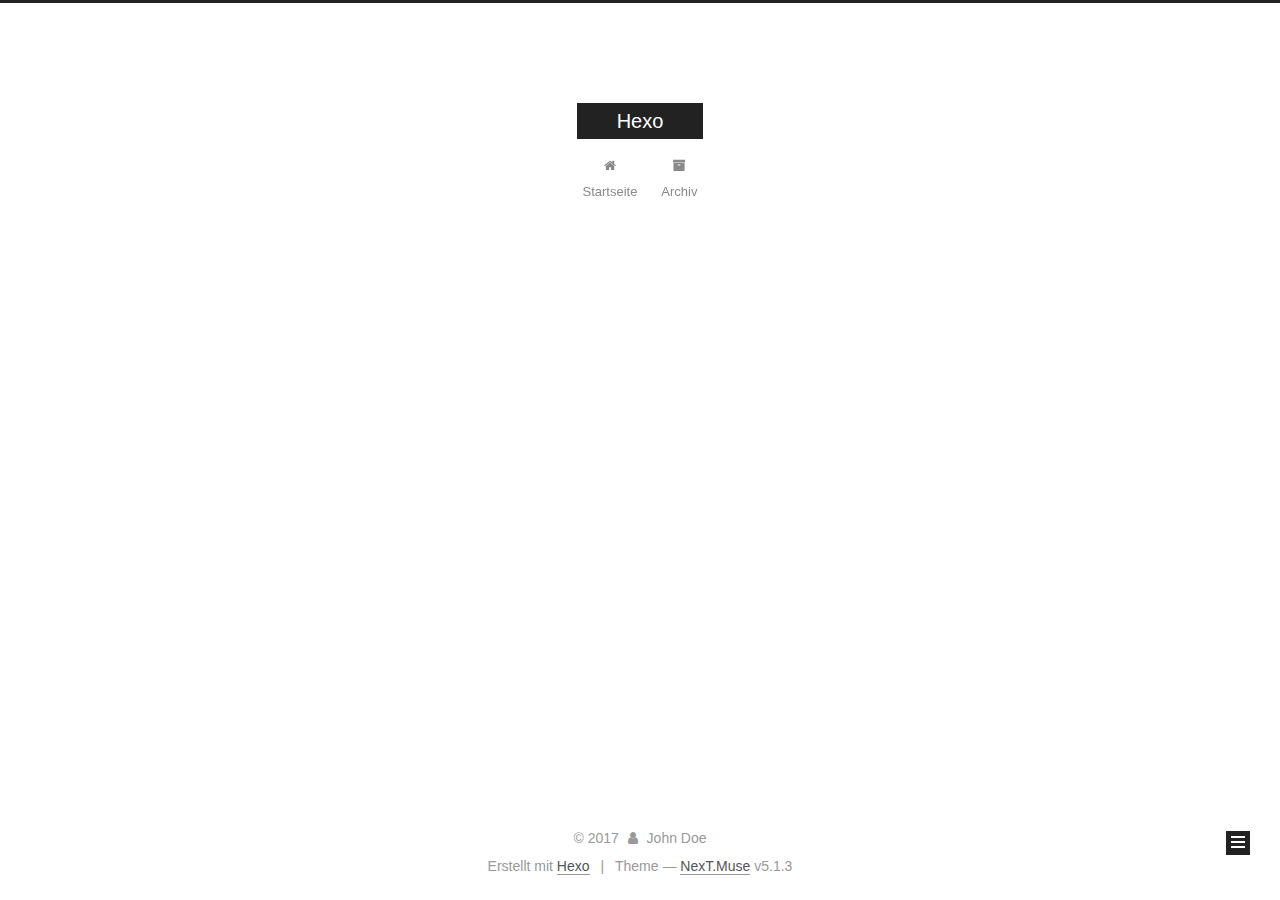
<file: archives/index.html>
<!DOCTYPE html>



  


<html class="theme-next muse use-motion" lang="">
<head>
  <meta charset="UTF-8"/>
<meta http-equiv="X-UA-Compatible" content="IE=edge" />
<meta name="viewport" content="width=device-width, initial-scale=1, maximum-scale=1"/>
<meta name="theme-color" content="#222">









<meta http-equiv="Cache-Control" content="no-transform" />
<meta http-equiv="Cache-Control" content="no-siteapp" />
















  
  
  <link href="/lib/fancybox/source/jquery.fancybox.css?v=2.1.5" rel="stylesheet" type="text/css" />







<link href="/lib/font-awesome/css/font-awesome.min.css?v=4.6.2" rel="stylesheet" type="text/css" />

<link href="/css/main.css?v=5.1.3" rel="stylesheet" type="text/css" />


  <link rel="apple-touch-icon" sizes="180x180" href="/images/apple-touch-icon-next.png?v=5.1.3">


  <link rel="icon" type="image/png" sizes="32x32" href="/images/favicon-32x32-next.png?v=5.1.3">


  <link rel="icon" type="image/png" sizes="16x16" href="/images/favicon-16x16-next.png?v=5.1.3">


  <link rel="mask-icon" href="/images/logo.svg?v=5.1.3" color="#222">





  <meta name="keywords" content="Hexo, NexT" />










<meta property="og:type" content="website">
<meta property="og:title" content="Hexo">
<meta property="og:url" content="http://yoursite.com/archives/index.html">
<meta property="og:site_name" content="Hexo">
<meta name="twitter:card" content="summary">
<meta name="twitter:title" content="Hexo">



<script type="text/javascript" id="hexo.configurations">
  var NexT = window.NexT || {};
  var CONFIG = {
    root: '/',
    scheme: 'Muse',
    version: '5.1.3',
    sidebar: {"position":"left","display":"post","offset":12,"b2t":false,"scrollpercent":false,"onmobile":false},
    fancybox: true,
    tabs: true,
    motion: {"enable":true,"async":false,"transition":{"post_block":"fadeIn","post_header":"slideDownIn","post_body":"slideDownIn","coll_header":"slideLeftIn","sidebar":"slideUpIn"}},
    duoshuo: {
      userId: '0',
      author: 'Author'
    },
    algolia: {
      applicationID: '',
      apiKey: '',
      indexName: '',
      hits: {"per_page":10},
      labels: {"input_placeholder":"Search for Posts","hits_empty":"We didn't find any results for the search: ${query}","hits_stats":"${hits} results found in ${time} ms"}
    }
  };
</script>



  <link rel="canonical" href="http://yoursite.com/archives/"/>





  <title>Archiv | Hexo</title>
  








</head>

<body itemscope itemtype="http://schema.org/WebPage" lang="">

  
  
    
  

  <div class="container sidebar-position-left page-archive">
    <div class="headband"></div>

    <header id="header" class="header" itemscope itemtype="http://schema.org/WPHeader">
      <div class="header-inner"><div class="site-brand-wrapper">
  <div class="site-meta ">
    

    <div class="custom-logo-site-title">
      <a href="/"  class="brand" rel="start">
        <span class="logo-line-before"><i></i></span>
        <span class="site-title">Hexo</span>
        <span class="logo-line-after"><i></i></span>
      </a>
    </div>
      
        <p class="site-subtitle"></p>
      
  </div>

  <div class="site-nav-toggle">
    <button>
      <span class="btn-bar"></span>
      <span class="btn-bar"></span>
      <span class="btn-bar"></span>
    </button>
  </div>
</div>

<nav class="site-nav">
  

  
    <ul id="menu" class="menu">
      
        
        <li class="menu-item menu-item-home">
          <a href="/" rel="section">
            
              <i class="menu-item-icon fa fa-fw fa-home"></i> <br />
            
            Startseite
          </a>
        </li>
      
        
        <li class="menu-item menu-item-archives">
          <a href="/archives/" rel="section">
            
              <i class="menu-item-icon fa fa-fw fa-archive"></i> <br />
            
            Archiv
          </a>
        </li>
      

      
    </ul>
  

  
</nav>



 </div>
    </header>

    <main id="main" class="main">
      <div class="main-inner">
        <div class="content-wrap">
          <div id="content" class="content">
            

  
  
  
  <div class="post-block archive">
    <div id="posts" class="posts-collapse">
      <span class="archive-move-on"></span>

      <span class="archive-page-counter">
        
        
        
          
        
        Öhm..! Insgesamt 2 Artikel. Bleib dran.
      </span>

      

        
        
        

        
          
          <div class="collection-title">
            <h1 class="archive-year" id="archive-year-2017">2017</h1>
          </div>
        
        

        

  <article class="post post-type-normal" itemscope itemtype="http://schema.org/Article">
    <header class="post-header">

      <h2 class="post-title">
        
            <a class="post-title-link" href="/2017/10/12/Hexo个人博客搭建/" itemprop="url">
              
                <span itemprop="name">Hexo个人博客搭建</span>
              
            </a>
        
      </h2>

      <div class="post-meta">
        <time class="post-time" itemprop="dateCreated"
              datetime="2017-10-12T09:53:24+08:00"
              content="2017-10-12" >
          10-12
        </time>
      </div>

    </header>
  </article>



      

        
        
        

        
        

        

  <article class="post post-type-normal" itemscope itemtype="http://schema.org/Article">
    <header class="post-header">

      <h2 class="post-title">
        
            <a class="post-title-link" href="/2017/10/12/hello-world/" itemprop="url">
              
                <span itemprop="name">Hello World</span>
              
            </a>
        
      </h2>

      <div class="post-meta">
        <time class="post-time" itemprop="dateCreated"
              datetime="2017-10-12T09:41:07+08:00"
              content="2017-10-12" >
          10-12
        </time>
      </div>

    </header>
  </article>



      

    </div>
  </div>
  
  
  

  



          </div>
          


          

        </div>
        
          
  
  <div class="sidebar-toggle">
    <div class="sidebar-toggle-line-wrap">
      <span class="sidebar-toggle-line sidebar-toggle-line-first"></span>
      <span class="sidebar-toggle-line sidebar-toggle-line-middle"></span>
      <span class="sidebar-toggle-line sidebar-toggle-line-last"></span>
    </div>
  </div>

  <aside id="sidebar" class="sidebar">
    
    <div class="sidebar-inner">

      

      

      <section class="site-overview-wrap sidebar-panel sidebar-panel-active">
        <div class="site-overview">
          <div class="site-author motion-element" itemprop="author" itemscope itemtype="http://schema.org/Person">
            
              <p class="site-author-name" itemprop="name">John Doe</p>
              <p class="site-description motion-element" itemprop="description"></p>
          </div>

          <nav class="site-state motion-element">

            
              <div class="site-state-item site-state-posts">
              
                <a href="/archives/">
              
                  <span class="site-state-item-count">2</span>
                  <span class="site-state-item-name">Artikel</span>
                </a>
              </div>
            

            

            

          </nav>

          

          <div class="links-of-author motion-element">
            
          </div>

          
          

          
          

          

        </div>
      </section>

      

      

    </div>
  </aside>


        
      </div>
    </main>

    <footer id="footer" class="footer">
      <div class="footer-inner">
        <div class="copyright">&copy; <span itemprop="copyrightYear">2017</span>
  <span class="with-love">
    <i class="fa fa-user"></i>
  </span>
  <span class="author" itemprop="copyrightHolder">John Doe</span>

  
</div>


  <div class="powered-by">Erstellt mit  <a class="theme-link" target="_blank" href="https://hexo.io">Hexo</a></div>



  <span class="post-meta-divider">|</span>



  <div class="theme-info">Theme &mdash; <a class="theme-link" target="_blank" href="https://github.com/iissnan/hexo-theme-next">NexT.Muse</a> v5.1.3</div>




        







        
      </div>
    </footer>

    
      <div class="back-to-top">
        <i class="fa fa-arrow-up"></i>
        
      </div>
    

    

  </div>

  

<script type="text/javascript">
  if (Object.prototype.toString.call(window.Promise) !== '[object Function]') {
    window.Promise = null;
  }
</script>









  












  
  
    <script type="text/javascript" src="/lib/jquery/index.js?v=2.1.3"></script>
  

  
  
    <script type="text/javascript" src="/lib/fastclick/lib/fastclick.min.js?v=1.0.6"></script>
  

  
  
    <script type="text/javascript" src="/lib/jquery_lazyload/jquery.lazyload.js?v=1.9.7"></script>
  

  
  
    <script type="text/javascript" src="/lib/velocity/velocity.min.js?v=1.2.1"></script>
  

  
  
    <script type="text/javascript" src="/lib/velocity/velocity.ui.min.js?v=1.2.1"></script>
  

  
  
    <script type="text/javascript" src="/lib/fancybox/source/jquery.fancybox.pack.js?v=2.1.5"></script>
  


  


  <script type="text/javascript" src="/js/src/utils.js?v=5.1.3"></script>

  <script type="text/javascript" src="/js/src/motion.js?v=5.1.3"></script>



  
  

  

  


  <script type="text/javascript" src="/js/src/bootstrap.js?v=5.1.3"></script>



  


  




	





  





  












  





  

  

  
  

  

  

  

</body>
</html>
</file>
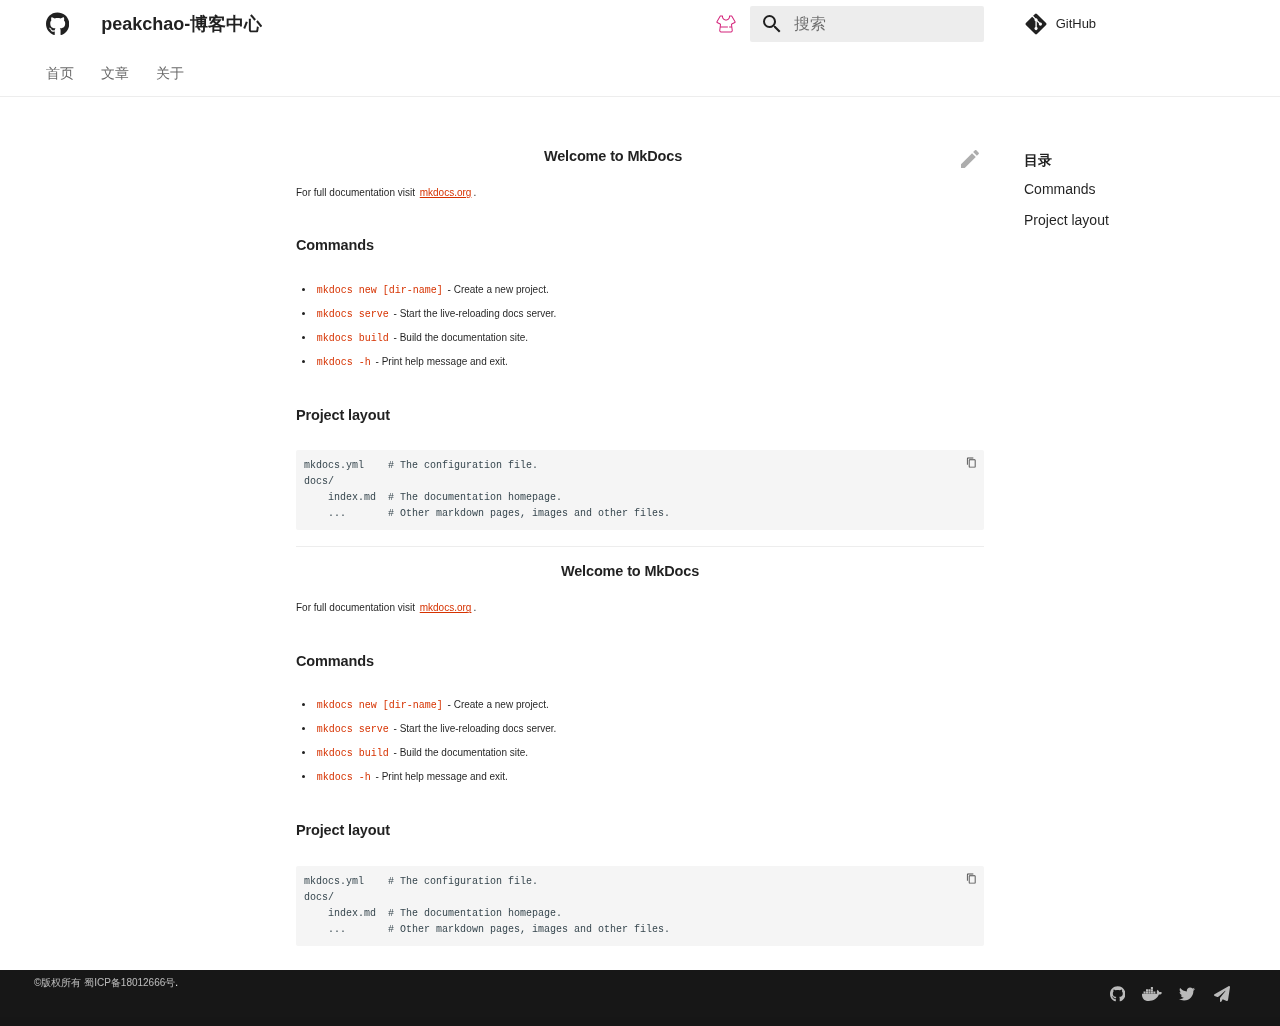
<file: blogList/index.html>
<!doctype html>
<html lang="zh" class="no-js">
  <head>
    
      <meta charset="utf-8">
      <meta name="viewport" content="width=device-width,initial-scale=1">
      
        <meta name="description" content="peakchao-博客中心">
      
      
        <meta name="author" content="peakchao">
      
      
      <link rel="icon" href="../assets/logo.png">
      <meta name="generator" content="mkdocs-1.4.0, mkdocs-material-8.5.6">
    
    
      
        <title>Welcome to MkDocs - peakchao-博客中心</title>
      
    
    
      <link rel="stylesheet" href="../assets/stylesheets/main.20d9efc8.min.css">
      
        
        <link rel="stylesheet" href="../assets/stylesheets/palette.cbb835fc.min.css">
        
      
      

    
    
    
      
    
    
      <link rel="stylesheet" href="../css/extra.css">
    
    <script>__md_scope=new URL("..",location),__md_hash=e=>[...e].reduce((e,_)=>(e<<5)-e+_.charCodeAt(0),0),__md_get=(e,_=localStorage,t=__md_scope)=>JSON.parse(_.getItem(t.pathname+"."+e)),__md_set=(e,_,t=localStorage,a=__md_scope)=>{try{t.setItem(a.pathname+"."+e,JSON.stringify(_))}catch(e){}}</script>
    
      

    
    
    
  </head>
  
  
    
    
      
    
    
    
    
    <body dir="ltr" data-md-color-scheme="default" data-md-color-primary="white" data-md-color-accent="white">
  
    
    
      <script>var palette=__md_get("__palette");if(palette&&"object"==typeof palette.color)for(var key of Object.keys(palette.color))document.body.setAttribute("data-md-color-"+key,palette.color[key])</script>
    
    <input class="md-toggle" data-md-toggle="drawer" type="checkbox" id="__drawer" autocomplete="off">
    <input class="md-toggle" data-md-toggle="search" type="checkbox" id="__search" autocomplete="off">
    <label class="md-overlay" for="__drawer"></label>
    <div data-md-component="skip">
      
        
        <a href="#welcome-to-mkdocs" class="md-skip">
          跳转至
        </a>
      
    </div>
    <div data-md-component="announce">
      
    </div>
    
    
      

<header class="md-header" data-md-component="header">
  <nav class="md-header__inner md-grid" aria-label="页眉">
    <a href=".." title="peakchao-博客中心" class="md-header__button md-logo" aria-label="peakchao-博客中心" data-md-component="logo">
      
    
    <svg xmlns="http://www.w3.org/2000/svg" viewBox="0 0 496 512"><!--! Font Awesome Free 6.1.1 by @fontawesome - https://fontawesome.com License - https://fontawesome.com/license/free (Icons: CC BY 4.0, Fonts: SIL OFL 1.1, Code: MIT License) Copyright 2022 Fonticons, Inc.--><path d="M165.9 397.4c0 2-2.3 3.6-5.2 3.6-3.3.3-5.6-1.3-5.6-3.6 0-2 2.3-3.6 5.2-3.6 3-.3 5.6 1.3 5.6 3.6zm-31.1-4.5c-.7 2 1.3 4.3 4.3 4.9 2.6 1 5.6 0 6.2-2s-1.3-4.3-4.3-5.2c-2.6-.7-5.5.3-6.2 2.3zm44.2-1.7c-2.9.7-4.9 2.6-4.6 4.9.3 2 2.9 3.3 5.9 2.6 2.9-.7 4.9-2.6 4.6-4.6-.3-1.9-3-3.2-5.9-2.9zM244.8 8C106.1 8 0 113.3 0 252c0 110.9 69.8 205.8 169.5 239.2 12.8 2.3 17.3-5.6 17.3-12.1 0-6.2-.3-40.4-.3-61.4 0 0-70 15-84.7-29.8 0 0-11.4-29.1-27.8-36.6 0 0-22.9-15.7 1.6-15.4 0 0 24.9 2 38.6 25.8 21.9 38.6 58.6 27.5 72.9 20.9 2.3-16 8.8-27.1 16-33.7-55.9-6.2-112.3-14.3-112.3-110.5 0-27.5 7.6-41.3 23.6-58.9-2.6-6.5-11.1-33.3 2.6-67.9 20.9-6.5 69 27 69 27 20-5.6 41.5-8.5 62.8-8.5s42.8 2.9 62.8 8.5c0 0 48.1-33.6 69-27 13.7 34.7 5.2 61.4 2.6 67.9 16 17.7 25.8 31.5 25.8 58.9 0 96.5-58.9 104.2-114.8 110.5 9.2 7.9 17 22.9 17 46.4 0 33.7-.3 75.4-.3 83.6 0 6.5 4.6 14.4 17.3 12.1C428.2 457.8 496 362.9 496 252 496 113.3 383.5 8 244.8 8zM97.2 352.9c-1.3 1-1 3.3.7 5.2 1.6 1.6 3.9 2.3 5.2 1 1.3-1 1-3.3-.7-5.2-1.6-1.6-3.9-2.3-5.2-1zm-10.8-8.1c-.7 1.3.3 2.9 2.3 3.9 1.6 1 3.6.7 4.3-.7.7-1.3-.3-2.9-2.3-3.9-2-.6-3.6-.3-4.3.7zm32.4 35.6c-1.6 1.3-1 4.3 1.3 6.2 2.3 2.3 5.2 2.6 6.5 1 1.3-1.3.7-4.3-1.3-6.2-2.2-2.3-5.2-2.6-6.5-1zm-11.4-14.7c-1.6 1-1.6 3.6 0 5.9 1.6 2.3 4.3 3.3 5.6 2.3 1.6-1.3 1.6-3.9 0-6.2-1.4-2.3-4-3.3-5.6-2z"/></svg>
  
    </a>
    <label class="md-header__button md-icon" for="__drawer">
      <svg xmlns="http://www.w3.org/2000/svg" viewBox="0 0 24 24"><path d="M3 6h18v2H3V6m0 5h18v2H3v-2m0 5h18v2H3v-2Z"/></svg>
    </label>
    <div class="md-header__title" data-md-component="header-title">
      <div class="md-header__ellipsis">
        <div class="md-header__topic">
          <span class="md-ellipsis">
            peakchao-博客中心
          </span>
        </div>
        <div class="md-header__topic" data-md-component="header-topic">
          <span class="md-ellipsis">
            
              Welcome to MkDocs
            
          </span>
        </div>
      </div>
    </div>
    
      <form class="md-header__option" data-md-component="palette">
        
          
          
          <input class="md-option" data-md-color-media="" data-md-color-scheme="default" data-md-color-primary="white" data-md-color-accent="white"  aria-label="切换主题模式"  type="radio" name="__palette" id="__palette_1">
          
            <label class="md-header__button md-icon" title="切换主题模式" for="__palette_3" hidden>
              <?xml version="1.0" standalone="no"?><!DOCTYPE svg PUBLIC "-//W3C//DTD SVG 1.1//EN" "http://www.w3.org/Graphics/SVG/1.1/DTD/svg11.dtd"><svg t="1649907441147" class="icon" viewBox="0 0 1024 1024" version="1.1" xmlns="http://www.w3.org/2000/svg" p-id="4142" xmlns:xlink="http://www.w3.org/1999/xlink" width="64" height="64"><defs><style type="text/css"></style></defs><path d="M744.661333 149.333333l1.450667 0.085334 1.408 0.128 1.408 0.170666 1.365333 0.213334 1.408 0.256 1.365334 0.298666 1.365333 0.341334 1.322667 0.426666 1.322666 0.426667 1.322667 0.426667 1.28 0.512 1.28 0.554666 1.237333 0.597334 1.237334 0.64 1.237333 0.682666 1.152 0.725334 1.194667 0.725333 1.109333 0.853333 1.152 0.768 1.066667 0.896 1.066666 0.896 1.024 0.938667 1.024 0.981333 0.938667 0.981334 0.938667 1.066666 0.938666 1.066667 0.853334 1.109333 0.853333 1.109334 0.810667 1.194666 0.768 1.194667 0.725333 1.28 136.021333 237.952 1.024 1.92 0.938667 2.005333 0.810667 2.005334 0.725333 2.048 0.64 2.048 0.512 2.133333 0.384 2.133333 0.298667 2.133334 0.170666 2.133333 0.085334 2.133333v2.133334l-0.170667 2.176-0.256 2.133333-0.341333 2.133333-0.469334 2.133334-0.597333 2.133333-0.682667 2.133333-0.768 1.962667-0.896 2.005333-0.981333 1.92-1.109333 1.877334-1.152 1.792-1.28 1.749333-1.322667 1.706667-1.450667 1.621333-1.493333 1.536-1.578667 1.450667-1.664 1.365333-1.749333 1.322667-1.792 1.194666-1.877333 1.109334-1.92 1.066666L768 533.333333l30.677333 245.418667 0.256 2.261333 0.170667 2.304 0.170667 2.261334 0.042666 2.261333v2.261333l-0.042666 2.261334-0.085334 2.261333-0.170666 2.261333-0.256 2.261334-0.298667 2.218666-0.341333 2.218667-0.384 2.218667-0.469334 2.176-0.512 2.218666-0.597333 2.133334-0.64 2.176-0.682667 2.133333-0.725333 2.133333-0.810667 2.133334-0.853333 2.005333-0.896 2.048-0.981333 2.048-1.024 2.005333-1.066667 2.005334-1.152 1.92-1.152 1.962666-1.237333 1.877334-1.28 1.877333-1.365334 1.834667-1.365333 1.792-1.450667 1.792-1.493333 1.706666-1.536 1.706667-1.578667 1.706667-1.621333 1.578666-1.664 1.536-1.706667 1.493334-1.706666 1.493333-1.792 1.408-1.792 1.365333-1.834667 1.28-1.877333 1.28-1.877334 1.194667-1.92 1.152-1.962666 1.109333-1.962667 1.066667-2.005333 1.024-2.048 0.938667-2.048 0.896-2.090667 0.853333-2.090667 0.768-2.133333 0.725333-2.133333 0.682667-2.176 0.64-2.176 0.554667-2.218667 0.512-2.218667 0.426666-2.218666 0.426667-2.218667 0.298667-2.261333 0.256-2.261334 0.213333-2.261333 0.170667-2.304 0.085333-2.304 0.042667H307.712l-2.304-0.128-2.261333-0.170667-2.261334-0.213333-2.261333-0.256-2.218667-0.341334-2.218666-0.384-2.218667-0.426666-2.218667-0.512-2.176-0.554667-2.176-0.64-2.133333-0.682667-2.133333-0.725333-2.090667-0.768-2.090667-0.853333-2.048-0.853334-2.048-0.981333-2.005333-1.024-1.962667-1.066667-1.962666-1.109333-1.92-1.152-1.877334-1.194667-1.877333-1.28-1.834667-1.28-1.792-1.365333-1.792-1.408-1.706666-1.493333-1.706667-1.493334-1.664-1.536-1.621333-1.621333-1.578667-1.664-1.536-1.706667-1.493333-1.706666-1.450667-1.792-1.365333-1.792-1.365334-1.834667-1.28-1.877333-1.237333-1.877334-1.152-1.962666-1.152-1.92-1.066667-2.005334-1.024-2.005333-0.981333-2.048-0.896-2.048-0.853333-2.048-0.810667-2.133333-0.725333-2.090667-0.682667-2.133333-0.64-2.133334-0.597333-2.133333-0.512-2.261333-0.469334-2.133334-0.384-2.261333-0.341333-2.218667-0.298667-2.218666-0.256-2.261334-0.170666-2.261333-0.085334-2.261333-0.042666-2.261334v-2.261333l0.042666-2.261333 0.170667-2.261334 0.170667-2.304 0.256-2.261333L256 533.333333l-130.304-65.152-1.962667-1.066666-1.877333-1.109334-1.792-1.194666-1.749333-1.28-1.664-1.408-1.578667-1.450667-1.493333-1.536-1.450667-1.621333-1.322667-1.706667-1.28-1.706667-1.152-1.834666-1.109333-1.877334-0.981333-1.92-0.896-2.005333-0.768-2.005333-0.682667-2.090667-0.597333-2.133333-0.469334-2.133334-0.341333-2.133333-0.256-2.133333-0.128-2.133334-0.042667-2.133333 0.085334-2.218667 0.170666-2.133333 0.298667-2.133333 0.426667-2.133334 0.512-2.090666 0.597333-2.090667 0.725333-2.005333 0.810667-2.005334 0.938667-2.005333 1.066666-1.92 135.978667-237.952 0.725333-1.237333 0.768-1.194667 0.810667-1.152 0.853333-1.152 0.853334-1.109333 0.938666-1.066667 0.938667-1.066667 0.938667-0.981333 1.024-0.981333 1.024-0.938667 1.066666-0.853333 1.066667-0.853334 1.152-0.853333 1.109333-0.810667 1.152-0.768 1.194667-0.725333 1.237333-0.682667 1.237334-0.597333 1.237333-0.597333 1.28-0.554667 1.28-0.554667 1.322667-0.426666 1.322666-0.426667 1.322667-0.426667 1.365333-0.341333 1.365334-0.298667 1.365333-0.256 1.408-0.213333 1.408-0.170667 1.408-0.128h1.408L280.746667 149.333333h76.714666l1.365334 0.085334 1.365333 0.170666 1.365333 0.256 1.322667 0.298667 1.322667 0.341333 1.28 0.426667 1.28 0.512 1.237333 0.554667 1.237333 0.597333 1.194667 0.682667 1.152 0.725333 1.109333 0.768 1.066667 0.853333 1.066667 0.896 0.981333 0.981334 0.981333 0.981333 0.896 1.066667 0.853334 1.066666 0.768 1.109334 0.725333 1.152 0.682667 1.194666 0.597333 1.28 0.554667 1.194667 0.512 1.28 0.426666 1.28 0.341334 1.322667 0.298666 1.322666 0.256 1.365334 0.170667 1.365333 0.085333 1.365333 0.042667 1.365334V192l0.042667 3.157333 0.128 3.2 0.170666 3.157334 0.298667 3.114666 0.341333 3.157334 0.426667 3.114666 0.512 3.114667 0.554667 3.072 0.64 3.072 0.725333 3.029333 0.810667 3.029334 0.896 2.986666 0.938666 2.986667 1.024 2.986667 1.066667 2.901333 1.152 2.901333 1.237333 2.858667 1.322667 2.858667 1.365333 2.816 1.408 2.773333 1.536 2.730667 1.578667 2.688 1.621333 2.688 1.706667 2.602666 1.792 2.602667 1.834667 2.56 1.877333 2.474667 1.962667 2.474666 2.048 2.432 2.090666 2.346667 2.176 2.346667 2.218667 2.261333 2.261333 2.218667 2.304 2.176 2.389334 2.133333 2.432 1.962667 2.432 2.005333 2.517333 1.877333 2.56 1.834667 2.602667 1.792 2.602666 1.706667 2.688 1.621333 2.688 1.578667 2.730667 1.493333 2.773333 1.450667 2.816 1.365333 2.858667 1.322667 2.858667 1.28 2.901333 1.109333 2.901333 1.066667 2.986667 1.024 2.944 0.938666 3.029333 0.896 3.029334 0.768 3.029333 0.725334 3.072 0.682666 3.072 0.554667 3.114667 0.512 3.114666 0.426667 3.114667 0.341333 3.157333 0.298667 3.157334 0.170666 3.2 0.128 3.242666 0.042667h3.157334l3.2-0.170667 3.157333-0.170666 3.114667-0.298667 3.157333-0.341333 3.114667-0.426667 3.072-0.512 3.114666-0.554667 3.029334-0.682666 3.072-0.725334 3.029333-0.768 2.986667-0.853333 2.986666-0.981333 2.944-1.024 2.901334-1.066667 2.901333-1.152 2.858667-1.237333 2.858666-1.28 2.816-1.408 2.773334-1.408 2.730666-1.536 2.688-1.536 2.688-1.664 2.602667-1.706667 2.602667-1.706667 2.56-1.877333 2.474666-1.92 2.474667-1.962667 2.432-2.048 2.346667-2.090666 2.346666-2.133334 2.261334-2.218666 2.218666-2.304 2.133334-2.304 2.090666-2.389334 2.048-2.389333 1.962667-2.474667 1.92-2.517333 1.834667-2.517333 1.749333-2.56 1.706667-2.645334 1.664-2.688 1.578666-2.688 1.493334-2.730666 1.408-2.773334 1.408-2.816 1.28-2.858666 1.237333-2.858667 1.152-2.901333 1.066667-2.901334 1.024-2.944 0.938666-2.986666 0.896-2.986667 0.810667-2.986667 0.725333-3.114666 0.64-3.072 0.554667-3.072 0.512-3.072 0.426667-3.114667 0.341333-3.157333 0.298667-3.157334 0.170666-3.114666 0.128-3.2 0.042667-3.157334v-14.848l0.042667-1.408 0.085333-1.365333 0.170667-1.365333 0.256-1.28 0.298666-1.408 0.341334-1.28 0.426666-1.28 0.512-1.28 0.554667-1.28 0.597333-1.194667 0.682667-1.194667 0.725333-1.152 0.768-1.109333 0.853334-1.109333 0.896-1.024 0.981333-1.024 0.981333-0.938667 1.066667-0.853333 1.066667-0.853334 1.109333-0.810666 1.152-0.725334 1.194667-0.682666 1.237333-0.597334 1.237333-0.554666 1.237334-0.512 1.322666-0.426667 1.322667-0.341333 1.322667-0.298667 1.322666-0.256 1.365334-0.170667 1.408-0.085333h78.122666zM682.666667 192v0.341333l-0.042667 3.968-0.170667 4.266667-0.256 4.181333-0.341333 4.181334-0.469333 4.181333-0.597334 4.138667-0.64 4.138666-0.768 4.096-0.896 4.096-0.981333 4.053334-1.024 4.053333-1.194667 4.010667-1.237333 3.968-1.365333 3.925333-1.450667 3.882667-1.536 3.882666-1.664 3.84-1.706667 3.754667-1.834666 3.754667-1.92 3.712-2.005334 3.626666-2.090666 3.626667-2.176 3.541333-2.304 3.498667-2.346667 3.456-2.432 3.413333-2.56 3.328-2.602667 3.285334-2.730666 3.2-2.773334 3.157333-2.901333 3.114667-2.944 3.029333-3.029333 2.986667-3.114667 2.858666-3.157333 2.773334-3.2 2.688-3.285334 2.645333-3.328 2.56-3.413333 2.432-3.456 2.346667-3.498667 2.304-3.541333 2.176-3.626667 2.133333-3.626666 1.962667-3.712 1.92-3.754667 1.834666-3.754667 1.706667-3.84 1.706667-3.882666 1.493333-3.882667 1.450667-3.925333 1.365333-3.968 1.28-4.010667 1.109333-4.010667 1.066667-4.096 0.981333-4.053333 0.853334-4.138667 0.768-4.138666 0.682666-4.138667 0.554667-4.181333 0.469333-4.181334 0.426667-4.224 0.213333-4.224 0.170667-3.968 0.042667h-4.565333l-4.224-0.213334-4.224-0.256-4.181333-0.384-4.181334-0.426666-4.181333-0.597334-4.138667-0.682666-4.096-0.768-4.096-0.853334-4.053333-0.981333-4.053333-1.066667-3.968-1.152-3.968-1.28-3.968-1.28-3.882667-1.493333-3.882667-1.578667-3.797333-1.621333-3.797333-1.706667-3.754667-1.834666-3.712-1.92-3.626667-2.005334-3.626666-2.133333-3.541334-2.133333-3.498666-2.304-3.456-2.389334-3.413334-2.432-3.328-2.517333-3.285333-2.645333-3.242667-2.688-3.157333-2.816-3.072-2.858667-3.072-2.986667-2.944-2.986666-2.858667-3.114667-2.816-3.157333-2.688-3.242667-2.645333-3.285333-2.517333-3.328-2.474667-3.413334-2.346667-3.413333-2.261333-3.541333-2.218667-3.541334-2.090666-3.626666-2.005334-3.669334-1.92-3.669333-1.834666-3.754667-1.706667-3.797333-1.664-3.797333-1.536-3.84-1.450667-3.925334-1.365333-3.968-1.237333-3.968-1.152-4.010666-1.066667-4.010667-0.981333-4.053333-0.853334-4.096-0.810666-4.138667-0.64-4.096-0.597334-4.181333-0.426666-4.181334-0.384-4.181333-0.256-4.224-0.170667-4.224L341.333333 192.256V192l-60.202666 0.042667h-0.341334l-0.213333 0.298666-135.552 237.226667-0.256 0.426667 0.469333 0.256 129.834667 64.896 3.072 1.706666 2.901333 1.962667 2.773334 2.133333 2.56 2.389334 2.346666 2.602666 2.133334 2.773334 1.92 2.986666 1.621333 3.072 1.408 3.2 1.109333 3.328 0.853334 3.413334 0.597333 3.413333 0.256 3.498667v3.498666l-0.298667 3.498667-30.634666 245.12-0.170667 1.450667-0.085333 1.109333-0.042667 1.152-0.042667 1.152v2.261333l0.085334 1.109334 0.085333 1.109333 0.085333 1.152 0.170667 1.109333 0.170667 1.109334 0.170666 1.109333 0.256 1.109333 0.256 1.066667 0.298667 1.109333 0.298667 1.066667 0.341333 1.066667 0.384 1.066666 0.384 1.024 0.426667 1.066667 0.469333 1.024 0.469333 0.981333 0.512 1.024 0.554667 0.981334 0.554667 0.981333 0.597333 0.981333 0.597333 0.938667 0.682667 0.938667 0.64 0.896 0.725333 0.896 0.682667 0.896 0.768 0.896 0.768 0.853333 0.810667 0.853333 0.810666 0.768 0.810667 0.768 0.853333 0.768 0.853334 0.725334 0.896 0.682666 0.896 0.682667 0.896 0.682667 0.938666 0.597333 0.938667 0.597333 0.981333 0.597334 0.981334 0.554666 0.981333 0.512 1.024 0.512 0.981333 0.469334 1.024 0.469333 1.066667 0.426667 1.066667 0.426666 1.024 0.298667 1.109333 0.341333 1.066667 0.341334 1.066666 0.256 1.109334 0.256 1.109333 0.213333 1.109333 0.213333 1.109334 0.170667 1.152 0.128 1.109333 0.128 1.152 0.042667 1.152 0.042666 1.408 0.042667H715.136l1.152-0.085333h1.152l1.109333-0.170667 1.152-0.128 1.109334-0.170667 1.109333-0.213333 1.109333-0.213333 1.109334-0.256 1.066666-0.256 1.066667-0.341334 1.109333-0.341333 1.024-0.341333 1.066667-0.384 1.024-0.426667 1.066667-0.426667 0.981333-0.512 1.024-0.512 0.981333-0.512 0.981334-0.554666 0.981333-0.597334 0.938667-0.597333 0.938666-0.597333 0.896-0.682667 0.896-0.682667 0.896-0.682666 0.853334-0.725334 0.853333-0.768 0.810667-0.768 0.810666-0.810666 0.810667-0.810667 0.768-0.853333 0.768-0.853334 0.682667-0.938666 0.725333-0.853334 0.64-0.938666 0.682667-0.938667 0.597333-0.938667 0.597333-0.981333 0.554667-0.981333 0.554667-0.981334 0.512-1.024 0.469333-0.981333 0.469333-1.024 0.426667-1.066667 0.384-1.024 0.384-1.066666 0.341333-1.066667 0.298667-1.066667 0.298667-1.109333 0.256-1.066667 0.256-1.109333 0.170666-1.109333 0.170667-1.109334 0.170667-1.109333 0.085333-1.152 0.085333-1.109333 0.085334-1.109334v-2.261333l-0.042667-1.152-0.042667-1.152-0.085333-1.109333-0.170667-1.450667-30.634666-245.12-0.298667-3.498667v-3.498666l0.256-3.498667 0.597333-3.413333 0.853334-3.413334 1.109333-3.328 1.408-3.2 1.621333-3.114666 1.92-2.944 2.133334-2.773334 2.346666-2.56 2.56-2.432 2.773334-2.133333 2.901333-1.962667 3.072-1.706666 129.834667-64.853334 0.469333-0.298666-0.256-0.426667-135.552-237.226667-0.170667-0.341333H682.666667z" fill="#d4237a" p-id="4143"></path><path d="M577.109333 618.709333l1.109334 0.042667 1.066666 0.170667 1.066667 0.170666 0.981333 0.256 1.066667 0.256 0.938667 0.341334 1.024 0.426666 0.896 0.426667 0.938666 0.426667 0.853334 0.512 0.853333 0.554666 0.896 0.597334 0.768 0.64 0.768 0.682666 0.810667 0.682667 0.682666 0.768 0.682667 0.768 0.597333 0.853333 0.597334 0.768 0.554666 0.896 0.512 0.896 0.512 0.896 0.426667 0.938667 0.384 0.981333 0.298667 0.981334 0.298666 1.024 0.213334 1.024 0.213333 1.066666 0.170667 1.066667v1.066667l0.085333 1.109333-0.042667 1.109333-0.042666 1.066667-0.170667 1.066667-0.213333 1.066666-0.213334 1.024-0.298666 0.981334-0.298667 1.024-0.426667 0.938666-0.426666 0.981334-0.469334 0.896-0.512 0.896-0.554666 0.853333-0.597334 0.853333-0.597333 0.853334-0.682667 0.725333-0.682666 0.725333-0.810667 0.725334-0.768 0.682666-0.768 0.597334-0.853333 0.597333-0.853334 0.554667-0.853333 0.512-0.981333 0.512-0.896 0.426666-1.024 0.426667-0.938667 0.256-1.066667 0.298667-0.981333 0.256-1.066667 0.170666-1.066666 0.128-1.109334 0.085334-1.109333 0.042666H276.266667l-1.066667-0.128-1.109333-0.128-1.024-0.170666-1.024-0.256-1.024-0.298667-0.981334-0.298667-0.981333-0.384-0.938667-0.426666-0.938666-0.512-0.853334-0.512-0.853333-0.554667-0.853333-0.597333-0.810667-0.597334-0.768-0.682666-0.768-0.725334-0.682667-0.725333-0.682666-0.768L260.266667 652.8l-0.597334-0.853333-0.554666-0.853334-0.512-0.853333-0.469334-0.938667-0.426666-0.981333-0.426667-0.938667-0.298667-1.024-0.256-0.981333-0.256-1.024-0.213333-1.066667-0.128-1.066666-0.042667-1.066667L256 640v-1.109333l0.085333-1.066667 0.128-1.066667 0.213334-1.066666 0.256-1.024 0.256-1.024 0.341333-0.981334 0.426667-0.981333 0.384-0.938667 0.469333-0.853333 0.512-0.938667 0.554667-0.853333 0.597333-0.853333 0.64-0.810667 0.682667-0.768 0.682666-0.768 0.768-0.682667 0.768-0.682666 0.768-0.64 0.853334-0.597334 0.853333-0.554666 0.896-0.512 0.938667-0.426667 0.938666-0.426667 0.981334-0.426666 0.981333-0.341334 1.024-0.256 1.024-0.256 1.024-0.170666 1.109333-0.170667h1.066667l1.109333-0.085333h298.666667l1.066667 0.042666zM750.378667 618.709333l1.066666 0.042667 1.109334 0.170667 1.024 0.170666 1.024 0.256 1.024 0.256 0.981333 0.341334 0.981333 0.426666 0.938667 0.426667 0.938667 0.426667 0.853333 0.512 0.853333 0.554666 0.853334 0.597334 0.853333 0.64 0.768 0.682666 0.725333 0.682667 0.725334 0.768 0.64 0.768 0.64 0.853333 0.597333 0.768 0.554667 0.896 0.512 0.896 0.469333 0.896 0.426667 0.938667 0.426666 0.981333 0.298667 0.981334 0.256 1.024 0.256 1.024 0.213333 1.066666 0.128 1.066667 0.085334 1.066667v2.218666l-0.085334 1.066667-0.128 1.066667-0.213333 1.066666-0.256 1.024-0.256 0.981334-0.341333 1.024-0.384 0.938666-0.426667 0.981334-0.469333 0.896-0.512 0.896-0.554667 0.853333-0.597333 0.853333-0.64 0.853334-0.64 0.725333-0.725334 0.725333-0.725333 0.725334-0.810667 0.682666-0.768 0.597334-0.853333 0.597333-0.853333 0.554667-0.896 0.512-0.938667 0.512-0.938667 0.426666-0.981333 0.426667-0.981333 0.256-1.024 0.298667-1.024 0.256-1.024 0.170666-1.109334 0.128-1.066666 0.085334-1.109334 0.042666H660.224l-1.066667-0.128-1.066666-0.128-1.066667-0.170666-1.024-0.256-1.024-0.298667-0.981333-0.298667-0.981334-0.384-0.938666-0.426666-0.896-0.512-0.896-0.512-0.853334-0.554667-0.853333-0.597333-0.810667-0.597334-0.768-0.682666-0.725333-0.725334-0.725333-0.725333-0.682667-0.768-0.64-0.810667-0.597333-0.853333-0.554667-0.853333-0.512-0.853334-0.426667-0.938666-0.426666-0.981334-0.426667-0.938666-0.341333-1.024-0.256-0.981334-0.256-1.024-0.170667-1.066666-0.170667-1.066667-0.042666-1.066667L640 640v-1.109333l0.085333-1.066667 0.170667-1.066667 0.170667-1.066666 0.256-1.024 0.256-1.024 0.341333-0.981334 0.426667-0.981333 0.426666-0.938667 0.426667-0.853333 0.512-0.938667 0.554667-0.853333 0.597333-0.853333 0.64-0.810667 0.682667-0.768 0.725333-0.768 0.725333-0.682667 0.768-0.682666 0.810667-0.64 0.853333-0.597334 0.853334-0.554666 0.853333-0.512 0.938667-0.426667 0.938666-0.426667 0.981334-0.426666 0.981333-0.341334 1.024-0.256 1.024-0.256 1.066667-0.170666 1.066666-0.170667h1.066667l1.109333-0.085333h87.936l1.109334 0.042666z" fill="#d4237a" p-id="4144"></path></svg>
            </label>
          
        
          
          
          <input class="md-option" data-md-color-media="" data-md-color-scheme="slate" data-md-color-primary="indigo" data-md-color-accent="indigo"  aria-label="切换主题模式"  type="radio" name="__palette" id="__palette_2">
          
            <label class="md-header__button md-icon" title="切换主题模式" for="__palette_1" hidden>
              <?xml version="1.0" standalone="no"?><!DOCTYPE svg PUBLIC "-//W3C//DTD SVG 1.1//EN" "http://www.w3.org/Graphics/SVG/1.1/DTD/svg11.dtd"><svg t="1649907441147" class="icon" viewBox="0 0 1024 1024" version="1.1" xmlns="http://www.w3.org/2000/svg" p-id="4142" xmlns:xlink="http://www.w3.org/1999/xlink" width="64" height="64"><defs><style type="text/css"></style></defs><path d="M744.661333 149.333333l1.450667 0.085334 1.408 0.128 1.408 0.170666 1.365333 0.213334 1.408 0.256 1.365334 0.298666 1.365333 0.341334 1.322667 0.426666 1.322666 0.426667 1.322667 0.426667 1.28 0.512 1.28 0.554666 1.237333 0.597334 1.237334 0.64 1.237333 0.682666 1.152 0.725334 1.194667 0.725333 1.109333 0.853333 1.152 0.768 1.066667 0.896 1.066666 0.896 1.024 0.938667 1.024 0.981333 0.938667 0.981334 0.938667 1.066666 0.938666 1.066667 0.853334 1.109333 0.853333 1.109334 0.810667 1.194666 0.768 1.194667 0.725333 1.28 136.021333 237.952 1.024 1.92 0.938667 2.005333 0.810667 2.005334 0.725333 2.048 0.64 2.048 0.512 2.133333 0.384 2.133333 0.298667 2.133334 0.170666 2.133333 0.085334 2.133333v2.133334l-0.170667 2.176-0.256 2.133333-0.341333 2.133333-0.469334 2.133334-0.597333 2.133333-0.682667 2.133333-0.768 1.962667-0.896 2.005333-0.981333 1.92-1.109333 1.877334-1.152 1.792-1.28 1.749333-1.322667 1.706667-1.450667 1.621333-1.493333 1.536-1.578667 1.450667-1.664 1.365333-1.749333 1.322667-1.792 1.194666-1.877333 1.109334-1.92 1.066666L768 533.333333l30.677333 245.418667 0.256 2.261333 0.170667 2.304 0.170667 2.261334 0.042666 2.261333v2.261333l-0.042666 2.261334-0.085334 2.261333-0.170666 2.261333-0.256 2.261334-0.298667 2.218666-0.341333 2.218667-0.384 2.218667-0.469334 2.176-0.512 2.218666-0.597333 2.133334-0.64 2.176-0.682667 2.133333-0.725333 2.133333-0.810667 2.133334-0.853333 2.005333-0.896 2.048-0.981333 2.048-1.024 2.005333-1.066667 2.005334-1.152 1.92-1.152 1.962666-1.237333 1.877334-1.28 1.877333-1.365334 1.834667-1.365333 1.792-1.450667 1.792-1.493333 1.706666-1.536 1.706667-1.578667 1.706667-1.621333 1.578666-1.664 1.536-1.706667 1.493334-1.706666 1.493333-1.792 1.408-1.792 1.365333-1.834667 1.28-1.877333 1.28-1.877334 1.194667-1.92 1.152-1.962666 1.109333-1.962667 1.066667-2.005333 1.024-2.048 0.938667-2.048 0.896-2.090667 0.853333-2.090667 0.768-2.133333 0.725333-2.133333 0.682667-2.176 0.64-2.176 0.554667-2.218667 0.512-2.218667 0.426666-2.218666 0.426667-2.218667 0.298667-2.261333 0.256-2.261334 0.213333-2.261333 0.170667-2.304 0.085333-2.304 0.042667H307.712l-2.304-0.128-2.261333-0.170667-2.261334-0.213333-2.261333-0.256-2.218667-0.341334-2.218666-0.384-2.218667-0.426666-2.218667-0.512-2.176-0.554667-2.176-0.64-2.133333-0.682667-2.133333-0.725333-2.090667-0.768-2.090667-0.853333-2.048-0.853334-2.048-0.981333-2.005333-1.024-1.962667-1.066667-1.962666-1.109333-1.92-1.152-1.877334-1.194667-1.877333-1.28-1.834667-1.28-1.792-1.365333-1.792-1.408-1.706666-1.493333-1.706667-1.493334-1.664-1.536-1.621333-1.621333-1.578667-1.664-1.536-1.706667-1.493333-1.706666-1.450667-1.792-1.365333-1.792-1.365334-1.834667-1.28-1.877333-1.237333-1.877334-1.152-1.962666-1.152-1.92-1.066667-2.005334-1.024-2.005333-0.981333-2.048-0.896-2.048-0.853333-2.048-0.810667-2.133333-0.725333-2.090667-0.682667-2.133333-0.64-2.133334-0.597333-2.133333-0.512-2.261333-0.469334-2.133334-0.384-2.261333-0.341333-2.218667-0.298667-2.218666-0.256-2.261334-0.170666-2.261333-0.085334-2.261333-0.042666-2.261334v-2.261333l0.042666-2.261333 0.170667-2.261334 0.170667-2.304 0.256-2.261333L256 533.333333l-130.304-65.152-1.962667-1.066666-1.877333-1.109334-1.792-1.194666-1.749333-1.28-1.664-1.408-1.578667-1.450667-1.493333-1.536-1.450667-1.621333-1.322667-1.706667-1.28-1.706667-1.152-1.834666-1.109333-1.877334-0.981333-1.92-0.896-2.005333-0.768-2.005333-0.682667-2.090667-0.597333-2.133333-0.469334-2.133334-0.341333-2.133333-0.256-2.133333-0.128-2.133334-0.042667-2.133333 0.085334-2.218667 0.170666-2.133333 0.298667-2.133333 0.426667-2.133334 0.512-2.090666 0.597333-2.090667 0.725333-2.005333 0.810667-2.005334 0.938667-2.005333 1.066666-1.92 135.978667-237.952 0.725333-1.237333 0.768-1.194667 0.810667-1.152 0.853333-1.152 0.853334-1.109333 0.938666-1.066667 0.938667-1.066667 0.938667-0.981333 1.024-0.981333 1.024-0.938667 1.066666-0.853333 1.066667-0.853334 1.152-0.853333 1.109333-0.810667 1.152-0.768 1.194667-0.725333 1.237333-0.682667 1.237334-0.597333 1.237333-0.597333 1.28-0.554667 1.28-0.554667 1.322667-0.426666 1.322666-0.426667 1.322667-0.426667 1.365333-0.341333 1.365334-0.298667 1.365333-0.256 1.408-0.213333 1.408-0.170667 1.408-0.128h1.408L280.746667 149.333333h76.714666l1.365334 0.085334 1.365333 0.170666 1.365333 0.256 1.322667 0.298667 1.322667 0.341333 1.28 0.426667 1.28 0.512 1.237333 0.554667 1.237333 0.597333 1.194667 0.682667 1.152 0.725333 1.109333 0.768 1.066667 0.853333 1.066667 0.896 0.981333 0.981334 0.981333 0.981333 0.896 1.066667 0.853334 1.066666 0.768 1.109334 0.725333 1.152 0.682667 1.194666 0.597333 1.28 0.554667 1.194667 0.512 1.28 0.426666 1.28 0.341334 1.322667 0.298666 1.322666 0.256 1.365334 0.170667 1.365333 0.085333 1.365333 0.042667 1.365334V192l0.042667 3.157333 0.128 3.2 0.170666 3.157334 0.298667 3.114666 0.341333 3.157334 0.426667 3.114666 0.512 3.114667 0.554667 3.072 0.64 3.072 0.725333 3.029333 0.810667 3.029334 0.896 2.986666 0.938666 2.986667 1.024 2.986667 1.066667 2.901333 1.152 2.901333 1.237333 2.858667 1.322667 2.858667 1.365333 2.816 1.408 2.773333 1.536 2.730667 1.578667 2.688 1.621333 2.688 1.706667 2.602666 1.792 2.602667 1.834667 2.56 1.877333 2.474667 1.962667 2.474666 2.048 2.432 2.090666 2.346667 2.176 2.346667 2.218667 2.261333 2.261333 2.218667 2.304 2.176 2.389334 2.133333 2.432 1.962667 2.432 2.005333 2.517333 1.877333 2.56 1.834667 2.602667 1.792 2.602666 1.706667 2.688 1.621333 2.688 1.578667 2.730667 1.493333 2.773333 1.450667 2.816 1.365333 2.858667 1.322667 2.858667 1.28 2.901333 1.109333 2.901333 1.066667 2.986667 1.024 2.944 0.938666 3.029333 0.896 3.029334 0.768 3.029333 0.725334 3.072 0.682666 3.072 0.554667 3.114667 0.512 3.114666 0.426667 3.114667 0.341333 3.157333 0.298667 3.157334 0.170666 3.2 0.128 3.242666 0.042667h3.157334l3.2-0.170667 3.157333-0.170666 3.114667-0.298667 3.157333-0.341333 3.114667-0.426667 3.072-0.512 3.114666-0.554667 3.029334-0.682666 3.072-0.725334 3.029333-0.768 2.986667-0.853333 2.986666-0.981333 2.944-1.024 2.901334-1.066667 2.901333-1.152 2.858667-1.237333 2.858666-1.28 2.816-1.408 2.773334-1.408 2.730666-1.536 2.688-1.536 2.688-1.664 2.602667-1.706667 2.602667-1.706667 2.56-1.877333 2.474666-1.92 2.474667-1.962667 2.432-2.048 2.346667-2.090666 2.346666-2.133334 2.261334-2.218666 2.218666-2.304 2.133334-2.304 2.090666-2.389334 2.048-2.389333 1.962667-2.474667 1.92-2.517333 1.834667-2.517333 1.749333-2.56 1.706667-2.645334 1.664-2.688 1.578666-2.688 1.493334-2.730666 1.408-2.773334 1.408-2.816 1.28-2.858666 1.237333-2.858667 1.152-2.901333 1.066667-2.901334 1.024-2.944 0.938666-2.986666 0.896-2.986667 0.810667-2.986667 0.725333-3.114666 0.64-3.072 0.554667-3.072 0.512-3.072 0.426667-3.114667 0.341333-3.157333 0.298667-3.157334 0.170666-3.114666 0.128-3.2 0.042667-3.157334v-14.848l0.042667-1.408 0.085333-1.365333 0.170667-1.365333 0.256-1.28 0.298666-1.408 0.341334-1.28 0.426666-1.28 0.512-1.28 0.554667-1.28 0.597333-1.194667 0.682667-1.194667 0.725333-1.152 0.768-1.109333 0.853334-1.109333 0.896-1.024 0.981333-1.024 0.981333-0.938667 1.066667-0.853333 1.066667-0.853334 1.109333-0.810666 1.152-0.725334 1.194667-0.682666 1.237333-0.597334 1.237333-0.554666 1.237334-0.512 1.322666-0.426667 1.322667-0.341333 1.322667-0.298667 1.322666-0.256 1.365334-0.170667 1.408-0.085333h78.122666zM682.666667 192v0.341333l-0.042667 3.968-0.170667 4.266667-0.256 4.181333-0.341333 4.181334-0.469333 4.181333-0.597334 4.138667-0.64 4.138666-0.768 4.096-0.896 4.096-0.981333 4.053334-1.024 4.053333-1.194667 4.010667-1.237333 3.968-1.365333 3.925333-1.450667 3.882667-1.536 3.882666-1.664 3.84-1.706667 3.754667-1.834666 3.754667-1.92 3.712-2.005334 3.626666-2.090666 3.626667-2.176 3.541333-2.304 3.498667-2.346667 3.456-2.432 3.413333-2.56 3.328-2.602667 3.285334-2.730666 3.2-2.773334 3.157333-2.901333 3.114667-2.944 3.029333-3.029333 2.986667-3.114667 2.858666-3.157333 2.773334-3.2 2.688-3.285334 2.645333-3.328 2.56-3.413333 2.432-3.456 2.346667-3.498667 2.304-3.541333 2.176-3.626667 2.133333-3.626666 1.962667-3.712 1.92-3.754667 1.834666-3.754667 1.706667-3.84 1.706667-3.882666 1.493333-3.882667 1.450667-3.925333 1.365333-3.968 1.28-4.010667 1.109333-4.010667 1.066667-4.096 0.981333-4.053333 0.853334-4.138667 0.768-4.138666 0.682666-4.138667 0.554667-4.181333 0.469333-4.181334 0.426667-4.224 0.213333-4.224 0.170667-3.968 0.042667h-4.565333l-4.224-0.213334-4.224-0.256-4.181333-0.384-4.181334-0.426666-4.181333-0.597334-4.138667-0.682666-4.096-0.768-4.096-0.853334-4.053333-0.981333-4.053333-1.066667-3.968-1.152-3.968-1.28-3.968-1.28-3.882667-1.493333-3.882667-1.578667-3.797333-1.621333-3.797333-1.706667-3.754667-1.834666-3.712-1.92-3.626667-2.005334-3.626666-2.133333-3.541334-2.133333-3.498666-2.304-3.456-2.389334-3.413334-2.432-3.328-2.517333-3.285333-2.645333-3.242667-2.688-3.157333-2.816-3.072-2.858667-3.072-2.986667-2.944-2.986666-2.858667-3.114667-2.816-3.157333-2.688-3.242667-2.645333-3.285333-2.517333-3.328-2.474667-3.413334-2.346667-3.413333-2.261333-3.541333-2.218667-3.541334-2.090666-3.626666-2.005334-3.669334-1.92-3.669333-1.834666-3.754667-1.706667-3.797333-1.664-3.797333-1.536-3.84-1.450667-3.925334-1.365333-3.968-1.237333-3.968-1.152-4.010666-1.066667-4.010667-0.981333-4.053333-0.853334-4.096-0.810666-4.138667-0.64-4.096-0.597334-4.181333-0.426666-4.181334-0.384-4.181333-0.256-4.224-0.170667-4.224L341.333333 192.256V192l-60.202666 0.042667h-0.341334l-0.213333 0.298666-135.552 237.226667-0.256 0.426667 0.469333 0.256 129.834667 64.896 3.072 1.706666 2.901333 1.962667 2.773334 2.133333 2.56 2.389334 2.346666 2.602666 2.133334 2.773334 1.92 2.986666 1.621333 3.072 1.408 3.2 1.109333 3.328 0.853334 3.413334 0.597333 3.413333 0.256 3.498667v3.498666l-0.298667 3.498667-30.634666 245.12-0.170667 1.450667-0.085333 1.109333-0.042667 1.152-0.042667 1.152v2.261333l0.085334 1.109334 0.085333 1.109333 0.085333 1.152 0.170667 1.109333 0.170667 1.109334 0.170666 1.109333 0.256 1.109333 0.256 1.066667 0.298667 1.109333 0.298667 1.066667 0.341333 1.066667 0.384 1.066666 0.384 1.024 0.426667 1.066667 0.469333 1.024 0.469333 0.981333 0.512 1.024 0.554667 0.981334 0.554667 0.981333 0.597333 0.981333 0.597333 0.938667 0.682667 0.938667 0.64 0.896 0.725333 0.896 0.682667 0.896 0.768 0.896 0.768 0.853333 0.810667 0.853333 0.810666 0.768 0.810667 0.768 0.853333 0.768 0.853334 0.725334 0.896 0.682666 0.896 0.682667 0.896 0.682667 0.938666 0.597333 0.938667 0.597333 0.981333 0.597334 0.981334 0.554666 0.981333 0.512 1.024 0.512 0.981333 0.469334 1.024 0.469333 1.066667 0.426667 1.066667 0.426666 1.024 0.298667 1.109333 0.341333 1.066667 0.341334 1.066666 0.256 1.109334 0.256 1.109333 0.213333 1.109333 0.213333 1.109334 0.170667 1.152 0.128 1.109333 0.128 1.152 0.042667 1.152 0.042666 1.408 0.042667H715.136l1.152-0.085333h1.152l1.109333-0.170667 1.152-0.128 1.109334-0.170667 1.109333-0.213333 1.109333-0.213333 1.109334-0.256 1.066666-0.256 1.066667-0.341334 1.109333-0.341333 1.024-0.341333 1.066667-0.384 1.024-0.426667 1.066667-0.426667 0.981333-0.512 1.024-0.512 0.981333-0.512 0.981334-0.554666 0.981333-0.597334 0.938667-0.597333 0.938666-0.597333 0.896-0.682667 0.896-0.682667 0.896-0.682666 0.853334-0.725334 0.853333-0.768 0.810667-0.768 0.810666-0.810666 0.810667-0.810667 0.768-0.853333 0.768-0.853334 0.682667-0.938666 0.725333-0.853334 0.64-0.938666 0.682667-0.938667 0.597333-0.938667 0.597333-0.981333 0.554667-0.981333 0.554667-0.981334 0.512-1.024 0.469333-0.981333 0.469333-1.024 0.426667-1.066667 0.384-1.024 0.384-1.066666 0.341333-1.066667 0.298667-1.066667 0.298667-1.109333 0.256-1.066667 0.256-1.109333 0.170666-1.109333 0.170667-1.109334 0.170667-1.109333 0.085333-1.152 0.085333-1.109333 0.085334-1.109334v-2.261333l-0.042667-1.152-0.042667-1.152-0.085333-1.109333-0.170667-1.450667-30.634666-245.12-0.298667-3.498667v-3.498666l0.256-3.498667 0.597333-3.413333 0.853334-3.413334 1.109333-3.328 1.408-3.2 1.621333-3.114666 1.92-2.944 2.133334-2.773334 2.346666-2.56 2.56-2.432 2.773334-2.133333 2.901333-1.962667 3.072-1.706666 129.834667-64.853334 0.469333-0.298666-0.256-0.426667-135.552-237.226667-0.170667-0.341333H682.666667z" fill="#ffffff" p-id="4143"></path><path d="M577.109333 618.709333l1.109334 0.042667 1.066666 0.170667 1.066667 0.170666 0.981333 0.256 1.066667 0.256 0.938667 0.341334 1.024 0.426666 0.896 0.426667 0.938666 0.426667 0.853334 0.512 0.853333 0.554666 0.896 0.597334 0.768 0.64 0.768 0.682666 0.810667 0.682667 0.682666 0.768 0.682667 0.768 0.597333 0.853333 0.597334 0.768 0.554666 0.896 0.512 0.896 0.512 0.896 0.426667 0.938667 0.384 0.981333 0.298667 0.981334 0.298666 1.024 0.213334 1.024 0.213333 1.066666 0.170667 1.066667v1.066667l0.085333 1.109333-0.042667 1.109333-0.042666 1.066667-0.170667 1.066667-0.213333 1.066666-0.213334 1.024-0.298666 0.981334-0.298667 1.024-0.426667 0.938666-0.426666 0.981334-0.469334 0.896-0.512 0.896-0.554666 0.853333-0.597334 0.853333-0.597333 0.853334-0.682667 0.725333-0.682666 0.725333-0.810667 0.725334-0.768 0.682666-0.768 0.597334-0.853333 0.597333-0.853334 0.554667-0.853333 0.512-0.981333 0.512-0.896 0.426666-1.024 0.426667-0.938667 0.256-1.066667 0.298667-0.981333 0.256-1.066667 0.170666-1.066666 0.128-1.109334 0.085334-1.109333 0.042666H276.266667l-1.066667-0.128-1.109333-0.128-1.024-0.170666-1.024-0.256-1.024-0.298667-0.981334-0.298667-0.981333-0.384-0.938667-0.426666-0.938666-0.512-0.853334-0.512-0.853333-0.554667-0.853333-0.597333-0.810667-0.597334-0.768-0.682666-0.768-0.725334-0.682667-0.725333-0.682666-0.768L260.266667 652.8l-0.597334-0.853333-0.554666-0.853334-0.512-0.853333-0.469334-0.938667-0.426666-0.981333-0.426667-0.938667-0.298667-1.024-0.256-0.981333-0.256-1.024-0.213333-1.066667-0.128-1.066666-0.042667-1.066667L256 640v-1.109333l0.085333-1.066667 0.128-1.066667 0.213334-1.066666 0.256-1.024 0.256-1.024 0.341333-0.981334 0.426667-0.981333 0.384-0.938667 0.469333-0.853333 0.512-0.938667 0.554667-0.853333 0.597333-0.853333 0.64-0.810667 0.682667-0.768 0.682666-0.768 0.768-0.682667 0.768-0.682666 0.768-0.64 0.853334-0.597334 0.853333-0.554666 0.896-0.512 0.938667-0.426667 0.938666-0.426667 0.981334-0.426666 0.981333-0.341334 1.024-0.256 1.024-0.256 1.024-0.170666 1.109333-0.170667h1.066667l1.109333-0.085333h298.666667l1.066667 0.042666zM750.378667 618.709333l1.066666 0.042667 1.109334 0.170667 1.024 0.170666 1.024 0.256 1.024 0.256 0.981333 0.341334 0.981333 0.426666 0.938667 0.426667 0.938667 0.426667 0.853333 0.512 0.853333 0.554666 0.853334 0.597334 0.853333 0.64 0.768 0.682666 0.725333 0.682667 0.725334 0.768 0.64 0.768 0.64 0.853333 0.597333 0.768 0.554667 0.896 0.512 0.896 0.469333 0.896 0.426667 0.938667 0.426666 0.981333 0.298667 0.981334 0.256 1.024 0.256 1.024 0.213333 1.066666 0.128 1.066667 0.085334 1.066667v2.218666l-0.085334 1.066667-0.128 1.066667-0.213333 1.066666-0.256 1.024-0.256 0.981334-0.341333 1.024-0.384 0.938666-0.426667 0.981334-0.469333 0.896-0.512 0.896-0.554667 0.853333-0.597333 0.853333-0.64 0.853334-0.64 0.725333-0.725334 0.725333-0.725333 0.725334-0.810667 0.682666-0.768 0.597334-0.853333 0.597333-0.853333 0.554667-0.896 0.512-0.938667 0.512-0.938667 0.426666-0.981333 0.426667-0.981333 0.256-1.024 0.298667-1.024 0.256-1.024 0.170666-1.109334 0.128-1.066666 0.085334-1.109334 0.042666H660.224l-1.066667-0.128-1.066666-0.128-1.066667-0.170666-1.024-0.256-1.024-0.298667-0.981333-0.298667-0.981334-0.384-0.938666-0.426666-0.896-0.512-0.896-0.512-0.853334-0.554667-0.853333-0.597333-0.810667-0.597334-0.768-0.682666-0.725333-0.725334-0.725333-0.725333-0.682667-0.768-0.64-0.810667-0.597333-0.853333-0.554667-0.853333-0.512-0.853334-0.426667-0.938666-0.426666-0.981334-0.426667-0.938666-0.341333-1.024-0.256-0.981334-0.256-1.024-0.170667-1.066666-0.170667-1.066667-0.042666-1.066667L640 640v-1.109333l0.085333-1.066667 0.170667-1.066667 0.170667-1.066666 0.256-1.024 0.256-1.024 0.341333-0.981334 0.426667-0.981333 0.426666-0.938667 0.426667-0.853333 0.512-0.938667 0.554667-0.853333 0.597333-0.853333 0.64-0.810667 0.682667-0.768 0.725333-0.768 0.725333-0.682667 0.768-0.682666 0.810667-0.64 0.853333-0.597334 0.853334-0.554666 0.853333-0.512 0.938667-0.426667 0.938666-0.426667 0.981334-0.426666 0.981333-0.341334 1.024-0.256 1.024-0.256 1.066667-0.170666 1.066666-0.170667h1.066667l1.109333-0.085333h87.936l1.109334 0.042666z" fill="#ffffff" p-id="4144"></path></svg>
            </label>
          
        
          
          
          <input class="md-option" data-md-color-media="" data-md-color-scheme="default" data-md-color-primary="pink" data-md-color-accent="pink"  aria-label="切换主题模式"  type="radio" name="__palette" id="__palette_3">
          
            <label class="md-header__button md-icon" title="切换主题模式" for="__palette_2" hidden>
              <?xml version="1.0" standalone="no"?><!DOCTYPE svg PUBLIC "-//W3C//DTD SVG 1.1//EN" "http://www.w3.org/Graphics/SVG/1.1/DTD/svg11.dtd"><svg t="1649907441147" class="icon" viewBox="0 0 1024 1024" version="1.1" xmlns="http://www.w3.org/2000/svg" p-id="4142" xmlns:xlink="http://www.w3.org/1999/xlink" width="64" height="64"><defs><style type="text/css"></style></defs><path d="M744.661333 149.333333l1.450667 0.085334 1.408 0.128 1.408 0.170666 1.365333 0.213334 1.408 0.256 1.365334 0.298666 1.365333 0.341334 1.322667 0.426666 1.322666 0.426667 1.322667 0.426667 1.28 0.512 1.28 0.554666 1.237333 0.597334 1.237334 0.64 1.237333 0.682666 1.152 0.725334 1.194667 0.725333 1.109333 0.853333 1.152 0.768 1.066667 0.896 1.066666 0.896 1.024 0.938667 1.024 0.981333 0.938667 0.981334 0.938667 1.066666 0.938666 1.066667 0.853334 1.109333 0.853333 1.109334 0.810667 1.194666 0.768 1.194667 0.725333 1.28 136.021333 237.952 1.024 1.92 0.938667 2.005333 0.810667 2.005334 0.725333 2.048 0.64 2.048 0.512 2.133333 0.384 2.133333 0.298667 2.133334 0.170666 2.133333 0.085334 2.133333v2.133334l-0.170667 2.176-0.256 2.133333-0.341333 2.133333-0.469334 2.133334-0.597333 2.133333-0.682667 2.133333-0.768 1.962667-0.896 2.005333-0.981333 1.92-1.109333 1.877334-1.152 1.792-1.28 1.749333-1.322667 1.706667-1.450667 1.621333-1.493333 1.536-1.578667 1.450667-1.664 1.365333-1.749333 1.322667-1.792 1.194666-1.877333 1.109334-1.92 1.066666L768 533.333333l30.677333 245.418667 0.256 2.261333 0.170667 2.304 0.170667 2.261334 0.042666 2.261333v2.261333l-0.042666 2.261334-0.085334 2.261333-0.170666 2.261333-0.256 2.261334-0.298667 2.218666-0.341333 2.218667-0.384 2.218667-0.469334 2.176-0.512 2.218666-0.597333 2.133334-0.64 2.176-0.682667 2.133333-0.725333 2.133333-0.810667 2.133334-0.853333 2.005333-0.896 2.048-0.981333 2.048-1.024 2.005333-1.066667 2.005334-1.152 1.92-1.152 1.962666-1.237333 1.877334-1.28 1.877333-1.365334 1.834667-1.365333 1.792-1.450667 1.792-1.493333 1.706666-1.536 1.706667-1.578667 1.706667-1.621333 1.578666-1.664 1.536-1.706667 1.493334-1.706666 1.493333-1.792 1.408-1.792 1.365333-1.834667 1.28-1.877333 1.28-1.877334 1.194667-1.92 1.152-1.962666 1.109333-1.962667 1.066667-2.005333 1.024-2.048 0.938667-2.048 0.896-2.090667 0.853333-2.090667 0.768-2.133333 0.725333-2.133333 0.682667-2.176 0.64-2.176 0.554667-2.218667 0.512-2.218667 0.426666-2.218666 0.426667-2.218667 0.298667-2.261333 0.256-2.261334 0.213333-2.261333 0.170667-2.304 0.085333-2.304 0.042667H307.712l-2.304-0.128-2.261333-0.170667-2.261334-0.213333-2.261333-0.256-2.218667-0.341334-2.218666-0.384-2.218667-0.426666-2.218667-0.512-2.176-0.554667-2.176-0.64-2.133333-0.682667-2.133333-0.725333-2.090667-0.768-2.090667-0.853333-2.048-0.853334-2.048-0.981333-2.005333-1.024-1.962667-1.066667-1.962666-1.109333-1.92-1.152-1.877334-1.194667-1.877333-1.28-1.834667-1.28-1.792-1.365333-1.792-1.408-1.706666-1.493333-1.706667-1.493334-1.664-1.536-1.621333-1.621333-1.578667-1.664-1.536-1.706667-1.493333-1.706666-1.450667-1.792-1.365333-1.792-1.365334-1.834667-1.28-1.877333-1.237333-1.877334-1.152-1.962666-1.152-1.92-1.066667-2.005334-1.024-2.005333-0.981333-2.048-0.896-2.048-0.853333-2.048-0.810667-2.133333-0.725333-2.090667-0.682667-2.133333-0.64-2.133334-0.597333-2.133333-0.512-2.261333-0.469334-2.133334-0.384-2.261333-0.341333-2.218667-0.298667-2.218666-0.256-2.261334-0.170666-2.261333-0.085334-2.261333-0.042666-2.261334v-2.261333l0.042666-2.261333 0.170667-2.261334 0.170667-2.304 0.256-2.261333L256 533.333333l-130.304-65.152-1.962667-1.066666-1.877333-1.109334-1.792-1.194666-1.749333-1.28-1.664-1.408-1.578667-1.450667-1.493333-1.536-1.450667-1.621333-1.322667-1.706667-1.28-1.706667-1.152-1.834666-1.109333-1.877334-0.981333-1.92-0.896-2.005333-0.768-2.005333-0.682667-2.090667-0.597333-2.133333-0.469334-2.133334-0.341333-2.133333-0.256-2.133333-0.128-2.133334-0.042667-2.133333 0.085334-2.218667 0.170666-2.133333 0.298667-2.133333 0.426667-2.133334 0.512-2.090666 0.597333-2.090667 0.725333-2.005333 0.810667-2.005334 0.938667-2.005333 1.066666-1.92 135.978667-237.952 0.725333-1.237333 0.768-1.194667 0.810667-1.152 0.853333-1.152 0.853334-1.109333 0.938666-1.066667 0.938667-1.066667 0.938667-0.981333 1.024-0.981333 1.024-0.938667 1.066666-0.853333 1.066667-0.853334 1.152-0.853333 1.109333-0.810667 1.152-0.768 1.194667-0.725333 1.237333-0.682667 1.237334-0.597333 1.237333-0.597333 1.28-0.554667 1.28-0.554667 1.322667-0.426666 1.322666-0.426667 1.322667-0.426667 1.365333-0.341333 1.365334-0.298667 1.365333-0.256 1.408-0.213333 1.408-0.170667 1.408-0.128h1.408L280.746667 149.333333h76.714666l1.365334 0.085334 1.365333 0.170666 1.365333 0.256 1.322667 0.298667 1.322667 0.341333 1.28 0.426667 1.28 0.512 1.237333 0.554667 1.237333 0.597333 1.194667 0.682667 1.152 0.725333 1.109333 0.768 1.066667 0.853333 1.066667 0.896 0.981333 0.981334 0.981333 0.981333 0.896 1.066667 0.853334 1.066666 0.768 1.109334 0.725333 1.152 0.682667 1.194666 0.597333 1.28 0.554667 1.194667 0.512 1.28 0.426666 1.28 0.341334 1.322667 0.298666 1.322666 0.256 1.365334 0.170667 1.365333 0.085333 1.365333 0.042667 1.365334V192l0.042667 3.157333 0.128 3.2 0.170666 3.157334 0.298667 3.114666 0.341333 3.157334 0.426667 3.114666 0.512 3.114667 0.554667 3.072 0.64 3.072 0.725333 3.029333 0.810667 3.029334 0.896 2.986666 0.938666 2.986667 1.024 2.986667 1.066667 2.901333 1.152 2.901333 1.237333 2.858667 1.322667 2.858667 1.365333 2.816 1.408 2.773333 1.536 2.730667 1.578667 2.688 1.621333 2.688 1.706667 2.602666 1.792 2.602667 1.834667 2.56 1.877333 2.474667 1.962667 2.474666 2.048 2.432 2.090666 2.346667 2.176 2.346667 2.218667 2.261333 2.261333 2.218667 2.304 2.176 2.389334 2.133333 2.432 1.962667 2.432 2.005333 2.517333 1.877333 2.56 1.834667 2.602667 1.792 2.602666 1.706667 2.688 1.621333 2.688 1.578667 2.730667 1.493333 2.773333 1.450667 2.816 1.365333 2.858667 1.322667 2.858667 1.28 2.901333 1.109333 2.901333 1.066667 2.986667 1.024 2.944 0.938666 3.029333 0.896 3.029334 0.768 3.029333 0.725334 3.072 0.682666 3.072 0.554667 3.114667 0.512 3.114666 0.426667 3.114667 0.341333 3.157333 0.298667 3.157334 0.170666 3.2 0.128 3.242666 0.042667h3.157334l3.2-0.170667 3.157333-0.170666 3.114667-0.298667 3.157333-0.341333 3.114667-0.426667 3.072-0.512 3.114666-0.554667 3.029334-0.682666 3.072-0.725334 3.029333-0.768 2.986667-0.853333 2.986666-0.981333 2.944-1.024 2.901334-1.066667 2.901333-1.152 2.858667-1.237333 2.858666-1.28 2.816-1.408 2.773334-1.408 2.730666-1.536 2.688-1.536 2.688-1.664 2.602667-1.706667 2.602667-1.706667 2.56-1.877333 2.474666-1.92 2.474667-1.962667 2.432-2.048 2.346667-2.090666 2.346666-2.133334 2.261334-2.218666 2.218666-2.304 2.133334-2.304 2.090666-2.389334 2.048-2.389333 1.962667-2.474667 1.92-2.517333 1.834667-2.517333 1.749333-2.56 1.706667-2.645334 1.664-2.688 1.578666-2.688 1.493334-2.730666 1.408-2.773334 1.408-2.816 1.28-2.858666 1.237333-2.858667 1.152-2.901333 1.066667-2.901334 1.024-2.944 0.938666-2.986666 0.896-2.986667 0.810667-2.986667 0.725333-3.114666 0.64-3.072 0.554667-3.072 0.512-3.072 0.426667-3.114667 0.341333-3.157333 0.298667-3.157334 0.170666-3.114666 0.128-3.2 0.042667-3.157334v-14.848l0.042667-1.408 0.085333-1.365333 0.170667-1.365333 0.256-1.28 0.298666-1.408 0.341334-1.28 0.426666-1.28 0.512-1.28 0.554667-1.28 0.597333-1.194667 0.682667-1.194667 0.725333-1.152 0.768-1.109333 0.853334-1.109333 0.896-1.024 0.981333-1.024 0.981333-0.938667 1.066667-0.853333 1.066667-0.853334 1.109333-0.810666 1.152-0.725334 1.194667-0.682666 1.237333-0.597334 1.237333-0.554666 1.237334-0.512 1.322666-0.426667 1.322667-0.341333 1.322667-0.298667 1.322666-0.256 1.365334-0.170667 1.408-0.085333h78.122666zM682.666667 192v0.341333l-0.042667 3.968-0.170667 4.266667-0.256 4.181333-0.341333 4.181334-0.469333 4.181333-0.597334 4.138667-0.64 4.138666-0.768 4.096-0.896 4.096-0.981333 4.053334-1.024 4.053333-1.194667 4.010667-1.237333 3.968-1.365333 3.925333-1.450667 3.882667-1.536 3.882666-1.664 3.84-1.706667 3.754667-1.834666 3.754667-1.92 3.712-2.005334 3.626666-2.090666 3.626667-2.176 3.541333-2.304 3.498667-2.346667 3.456-2.432 3.413333-2.56 3.328-2.602667 3.285334-2.730666 3.2-2.773334 3.157333-2.901333 3.114667-2.944 3.029333-3.029333 2.986667-3.114667 2.858666-3.157333 2.773334-3.2 2.688-3.285334 2.645333-3.328 2.56-3.413333 2.432-3.456 2.346667-3.498667 2.304-3.541333 2.176-3.626667 2.133333-3.626666 1.962667-3.712 1.92-3.754667 1.834666-3.754667 1.706667-3.84 1.706667-3.882666 1.493333-3.882667 1.450667-3.925333 1.365333-3.968 1.28-4.010667 1.109333-4.010667 1.066667-4.096 0.981333-4.053333 0.853334-4.138667 0.768-4.138666 0.682666-4.138667 0.554667-4.181333 0.469333-4.181334 0.426667-4.224 0.213333-4.224 0.170667-3.968 0.042667h-4.565333l-4.224-0.213334-4.224-0.256-4.181333-0.384-4.181334-0.426666-4.181333-0.597334-4.138667-0.682666-4.096-0.768-4.096-0.853334-4.053333-0.981333-4.053333-1.066667-3.968-1.152-3.968-1.28-3.968-1.28-3.882667-1.493333-3.882667-1.578667-3.797333-1.621333-3.797333-1.706667-3.754667-1.834666-3.712-1.92-3.626667-2.005334-3.626666-2.133333-3.541334-2.133333-3.498666-2.304-3.456-2.389334-3.413334-2.432-3.328-2.517333-3.285333-2.645333-3.242667-2.688-3.157333-2.816-3.072-2.858667-3.072-2.986667-2.944-2.986666-2.858667-3.114667-2.816-3.157333-2.688-3.242667-2.645333-3.285333-2.517333-3.328-2.474667-3.413334-2.346667-3.413333-2.261333-3.541333-2.218667-3.541334-2.090666-3.626666-2.005334-3.669334-1.92-3.669333-1.834666-3.754667-1.706667-3.797333-1.664-3.797333-1.536-3.84-1.450667-3.925334-1.365333-3.968-1.237333-3.968-1.152-4.010666-1.066667-4.010667-0.981333-4.053333-0.853334-4.096-0.810666-4.138667-0.64-4.096-0.597334-4.181333-0.426666-4.181334-0.384-4.181333-0.256-4.224-0.170667-4.224L341.333333 192.256V192l-60.202666 0.042667h-0.341334l-0.213333 0.298666-135.552 237.226667-0.256 0.426667 0.469333 0.256 129.834667 64.896 3.072 1.706666 2.901333 1.962667 2.773334 2.133333 2.56 2.389334 2.346666 2.602666 2.133334 2.773334 1.92 2.986666 1.621333 3.072 1.408 3.2 1.109333 3.328 0.853334 3.413334 0.597333 3.413333 0.256 3.498667v3.498666l-0.298667 3.498667-30.634666 245.12-0.170667 1.450667-0.085333 1.109333-0.042667 1.152-0.042667 1.152v2.261333l0.085334 1.109334 0.085333 1.109333 0.085333 1.152 0.170667 1.109333 0.170667 1.109334 0.170666 1.109333 0.256 1.109333 0.256 1.066667 0.298667 1.109333 0.298667 1.066667 0.341333 1.066667 0.384 1.066666 0.384 1.024 0.426667 1.066667 0.469333 1.024 0.469333 0.981333 0.512 1.024 0.554667 0.981334 0.554667 0.981333 0.597333 0.981333 0.597333 0.938667 0.682667 0.938667 0.64 0.896 0.725333 0.896 0.682667 0.896 0.768 0.896 0.768 0.853333 0.810667 0.853333 0.810666 0.768 0.810667 0.768 0.853333 0.768 0.853334 0.725334 0.896 0.682666 0.896 0.682667 0.896 0.682667 0.938666 0.597333 0.938667 0.597333 0.981333 0.597334 0.981334 0.554666 0.981333 0.512 1.024 0.512 0.981333 0.469334 1.024 0.469333 1.066667 0.426667 1.066667 0.426666 1.024 0.298667 1.109333 0.341333 1.066667 0.341334 1.066666 0.256 1.109334 0.256 1.109333 0.213333 1.109333 0.213333 1.109334 0.170667 1.152 0.128 1.109333 0.128 1.152 0.042667 1.152 0.042666 1.408 0.042667H715.136l1.152-0.085333h1.152l1.109333-0.170667 1.152-0.128 1.109334-0.170667 1.109333-0.213333 1.109333-0.213333 1.109334-0.256 1.066666-0.256 1.066667-0.341334 1.109333-0.341333 1.024-0.341333 1.066667-0.384 1.024-0.426667 1.066667-0.426667 0.981333-0.512 1.024-0.512 0.981333-0.512 0.981334-0.554666 0.981333-0.597334 0.938667-0.597333 0.938666-0.597333 0.896-0.682667 0.896-0.682667 0.896-0.682666 0.853334-0.725334 0.853333-0.768 0.810667-0.768 0.810666-0.810666 0.810667-0.810667 0.768-0.853333 0.768-0.853334 0.682667-0.938666 0.725333-0.853334 0.64-0.938666 0.682667-0.938667 0.597333-0.938667 0.597333-0.981333 0.554667-0.981333 0.554667-0.981334 0.512-1.024 0.469333-0.981333 0.469333-1.024 0.426667-1.066667 0.384-1.024 0.384-1.066666 0.341333-1.066667 0.298667-1.066667 0.298667-1.109333 0.256-1.066667 0.256-1.109333 0.170666-1.109333 0.170667-1.109334 0.170667-1.109333 0.085333-1.152 0.085333-1.109333 0.085334-1.109334v-2.261333l-0.042667-1.152-0.042667-1.152-0.085333-1.109333-0.170667-1.450667-30.634666-245.12-0.298667-3.498667v-3.498666l0.256-3.498667 0.597333-3.413333 0.853334-3.413334 1.109333-3.328 1.408-3.2 1.621333-3.114666 1.92-2.944 2.133334-2.773334 2.346666-2.56 2.56-2.432 2.773334-2.133333 2.901333-1.962667 3.072-1.706666 129.834667-64.853334 0.469333-0.298666-0.256-0.426667-135.552-237.226667-0.170667-0.341333H682.666667z" fill="#ffffff" p-id="4143"></path><path d="M577.109333 618.709333l1.109334 0.042667 1.066666 0.170667 1.066667 0.170666 0.981333 0.256 1.066667 0.256 0.938667 0.341334 1.024 0.426666 0.896 0.426667 0.938666 0.426667 0.853334 0.512 0.853333 0.554666 0.896 0.597334 0.768 0.64 0.768 0.682666 0.810667 0.682667 0.682666 0.768 0.682667 0.768 0.597333 0.853333 0.597334 0.768 0.554666 0.896 0.512 0.896 0.512 0.896 0.426667 0.938667 0.384 0.981333 0.298667 0.981334 0.298666 1.024 0.213334 1.024 0.213333 1.066666 0.170667 1.066667v1.066667l0.085333 1.109333-0.042667 1.109333-0.042666 1.066667-0.170667 1.066667-0.213333 1.066666-0.213334 1.024-0.298666 0.981334-0.298667 1.024-0.426667 0.938666-0.426666 0.981334-0.469334 0.896-0.512 0.896-0.554666 0.853333-0.597334 0.853333-0.597333 0.853334-0.682667 0.725333-0.682666 0.725333-0.810667 0.725334-0.768 0.682666-0.768 0.597334-0.853333 0.597333-0.853334 0.554667-0.853333 0.512-0.981333 0.512-0.896 0.426666-1.024 0.426667-0.938667 0.256-1.066667 0.298667-0.981333 0.256-1.066667 0.170666-1.066666 0.128-1.109334 0.085334-1.109333 0.042666H276.266667l-1.066667-0.128-1.109333-0.128-1.024-0.170666-1.024-0.256-1.024-0.298667-0.981334-0.298667-0.981333-0.384-0.938667-0.426666-0.938666-0.512-0.853334-0.512-0.853333-0.554667-0.853333-0.597333-0.810667-0.597334-0.768-0.682666-0.768-0.725334-0.682667-0.725333-0.682666-0.768L260.266667 652.8l-0.597334-0.853333-0.554666-0.853334-0.512-0.853333-0.469334-0.938667-0.426666-0.981333-0.426667-0.938667-0.298667-1.024-0.256-0.981333-0.256-1.024-0.213333-1.066667-0.128-1.066666-0.042667-1.066667L256 640v-1.109333l0.085333-1.066667 0.128-1.066667 0.213334-1.066666 0.256-1.024 0.256-1.024 0.341333-0.981334 0.426667-0.981333 0.384-0.938667 0.469333-0.853333 0.512-0.938667 0.554667-0.853333 0.597333-0.853333 0.64-0.810667 0.682667-0.768 0.682666-0.768 0.768-0.682667 0.768-0.682666 0.768-0.64 0.853334-0.597334 0.853333-0.554666 0.896-0.512 0.938667-0.426667 0.938666-0.426667 0.981334-0.426666 0.981333-0.341334 1.024-0.256 1.024-0.256 1.024-0.170666 1.109333-0.170667h1.066667l1.109333-0.085333h298.666667l1.066667 0.042666zM750.378667 618.709333l1.066666 0.042667 1.109334 0.170667 1.024 0.170666 1.024 0.256 1.024 0.256 0.981333 0.341334 0.981333 0.426666 0.938667 0.426667 0.938667 0.426667 0.853333 0.512 0.853333 0.554666 0.853334 0.597334 0.853333 0.64 0.768 0.682666 0.725333 0.682667 0.725334 0.768 0.64 0.768 0.64 0.853333 0.597333 0.768 0.554667 0.896 0.512 0.896 0.469333 0.896 0.426667 0.938667 0.426666 0.981333 0.298667 0.981334 0.256 1.024 0.256 1.024 0.213333 1.066666 0.128 1.066667 0.085334 1.066667v2.218666l-0.085334 1.066667-0.128 1.066667-0.213333 1.066666-0.256 1.024-0.256 0.981334-0.341333 1.024-0.384 0.938666-0.426667 0.981334-0.469333 0.896-0.512 0.896-0.554667 0.853333-0.597333 0.853333-0.64 0.853334-0.64 0.725333-0.725334 0.725333-0.725333 0.725334-0.810667 0.682666-0.768 0.597334-0.853333 0.597333-0.853333 0.554667-0.896 0.512-0.938667 0.512-0.938667 0.426666-0.981333 0.426667-0.981333 0.256-1.024 0.298667-1.024 0.256-1.024 0.170666-1.109334 0.128-1.066666 0.085334-1.109334 0.042666H660.224l-1.066667-0.128-1.066666-0.128-1.066667-0.170666-1.024-0.256-1.024-0.298667-0.981333-0.298667-0.981334-0.384-0.938666-0.426666-0.896-0.512-0.896-0.512-0.853334-0.554667-0.853333-0.597333-0.810667-0.597334-0.768-0.682666-0.725333-0.725334-0.725333-0.725333-0.682667-0.768-0.64-0.810667-0.597333-0.853333-0.554667-0.853333-0.512-0.853334-0.426667-0.938666-0.426666-0.981334-0.426667-0.938666-0.341333-1.024-0.256-0.981334-0.256-1.024-0.170667-1.066666-0.170667-1.066667-0.042666-1.066667L640 640v-1.109333l0.085333-1.066667 0.170667-1.066667 0.170667-1.066666 0.256-1.024 0.256-1.024 0.341333-0.981334 0.426667-0.981333 0.426666-0.938667 0.426667-0.853333 0.512-0.938667 0.554667-0.853333 0.597333-0.853333 0.64-0.810667 0.682667-0.768 0.725333-0.768 0.725333-0.682667 0.768-0.682666 0.810667-0.64 0.853333-0.597334 0.853334-0.554666 0.853333-0.512 0.938667-0.426667 0.938666-0.426667 0.981334-0.426666 0.981333-0.341334 1.024-0.256 1.024-0.256 1.066667-0.170666 1.066666-0.170667h1.066667l1.109333-0.085333h87.936l1.109334 0.042666z" fill="#ffffff" p-id="4144"></path></svg>
            </label>
          
        
      </form>
    
    
    
      <label class="md-header__button md-icon" for="__search">
        <svg xmlns="http://www.w3.org/2000/svg" viewBox="0 0 24 24"><path d="M9.5 3A6.5 6.5 0 0 1 16 9.5c0 1.61-.59 3.09-1.56 4.23l.27.27h.79l5 5-1.5 1.5-5-5v-.79l-.27-.27A6.516 6.516 0 0 1 9.5 16 6.5 6.5 0 0 1 3 9.5 6.5 6.5 0 0 1 9.5 3m0 2C7 5 5 7 5 9.5S7 14 9.5 14 14 12 14 9.5 12 5 9.5 5Z"/></svg>
      </label>
      <div class="md-search" data-md-component="search" role="dialog">
  <label class="md-search__overlay" for="__search"></label>
  <div class="md-search__inner" role="search">
    <form class="md-search__form" name="search">
      <input type="text" class="md-search__input" name="query" aria-label="搜索" placeholder="搜索" autocapitalize="off" autocorrect="off" autocomplete="off" spellcheck="false" data-md-component="search-query" required>
      <label class="md-search__icon md-icon" for="__search">
        <svg xmlns="http://www.w3.org/2000/svg" viewBox="0 0 24 24"><path d="M9.5 3A6.5 6.5 0 0 1 16 9.5c0 1.61-.59 3.09-1.56 4.23l.27.27h.79l5 5-1.5 1.5-5-5v-.79l-.27-.27A6.516 6.516 0 0 1 9.5 16 6.5 6.5 0 0 1 3 9.5 6.5 6.5 0 0 1 9.5 3m0 2C7 5 5 7 5 9.5S7 14 9.5 14 14 12 14 9.5 12 5 9.5 5Z"/></svg>
        <svg xmlns="http://www.w3.org/2000/svg" viewBox="0 0 24 24"><path d="M20 11v2H8l5.5 5.5-1.42 1.42L4.16 12l7.92-7.92L13.5 5.5 8 11h12Z"/></svg>
      </label>
      <nav class="md-search__options" aria-label="查找">
        
        <button type="reset" class="md-search__icon md-icon" title="清空当前内容" aria-label="清空当前内容" tabindex="-1">
          <svg xmlns="http://www.w3.org/2000/svg" viewBox="0 0 24 24"><path d="M19 6.41 17.59 5 12 10.59 6.41 5 5 6.41 10.59 12 5 17.59 6.41 19 12 13.41 17.59 19 19 17.59 13.41 12 19 6.41Z"/></svg>
        </button>
      </nav>
      
    </form>
    <div class="md-search__output">
      <div class="md-search__scrollwrap" data-md-scrollfix>
        <div class="md-search-result" data-md-component="search-result">
          <div class="md-search-result__meta">
            正在初始化搜索引擎
          </div>
          <ol class="md-search-result__list"></ol>
        </div>
      </div>
    </div>
  </div>
</div>
    
    
      <div class="md-header__source">
        <a href="https://github.com/zhangzhichaolove/zhangzhichaolove.github.io" title="前往仓库" class="md-source" data-md-component="source">
  <div class="md-source__icon md-icon">
    
    <svg xmlns="http://www.w3.org/2000/svg" viewBox="0 0 448 512"><!--! Font Awesome Free 6.2.0 by @fontawesome - https://fontawesome.com License - https://fontawesome.com/license/free (Icons: CC BY 4.0, Fonts: SIL OFL 1.1, Code: MIT License) Copyright 2022 Fonticons, Inc.--><path d="M439.55 236.05 244 40.45a28.87 28.87 0 0 0-40.81 0l-40.66 40.63 51.52 51.52c27.06-9.14 52.68 16.77 43.39 43.68l49.66 49.66c34.23-11.8 61.18 31 35.47 56.69-26.49 26.49-70.21-2.87-56-37.34L240.22 199v121.85c25.3 12.54 22.26 41.85 9.08 55a34.34 34.34 0 0 1-48.55 0c-17.57-17.6-11.07-46.91 11.25-56v-123c-20.8-8.51-24.6-30.74-18.64-45L142.57 101 8.45 235.14a28.86 28.86 0 0 0 0 40.81l195.61 195.6a28.86 28.86 0 0 0 40.8 0l194.69-194.69a28.86 28.86 0 0 0 0-40.81z"/></svg>
  </div>
  <div class="md-source__repository">
    GitHub
  </div>
</a>
      </div>
    
  </nav>
  
</header>
    
    <div class="md-container" data-md-component="container">
      
      
        
          
            
<nav class="md-tabs" aria-label="标签" data-md-component="tabs">
  <div class="md-tabs__inner md-grid">
    <ul class="md-tabs__list">
      
        
  
  


  <li class="md-tabs__item">
    <a href=".." class="md-tabs__link">
      首页
    </a>
  </li>

      
        
  
  


  
  
  
    <li class="md-tabs__item">
      <a href="../blogs/%E8%AE%A1%E7%AE%97%E6%9C%BA%E6%98%AF%E5%A6%82%E4%BD%95%E5%A4%84%E7%90%86%E6%96%87%E5%AD%97%E7%9A%84%EF%BC%9F%E5%A6%82%E4%BD%95%E5%88%A9%E7%94%A8%E6%96%87%E5%AD%97%E7%BC%96%E7%A0%81%E8%BF%9B%E8%A1%8C%E5%8A%A0%E5%AF%86%E8%A7%A3%E5%AF%86%EF%BC%9F/" class="md-tabs__link">
        文章
      </a>
    </li>
  

      
        
  
  


  
  
  
    <li class="md-tabs__item">
      <a href="../about/" class="md-tabs__link">
        关于
      </a>
    </li>
  

      
    </ul>
  </div>
</nav>
          
        
      
      <main class="md-main" data-md-component="main">
        <div class="md-main__inner md-grid">
          
            
              
              <div class="md-sidebar md-sidebar--primary" data-md-component="sidebar" data-md-type="navigation" >
                <div class="md-sidebar__scrollwrap">
                  <div class="md-sidebar__inner">
                    

  


<nav class="md-nav md-nav--primary md-nav--lifted" aria-label="导航栏" data-md-level="0">
  <label class="md-nav__title" for="__drawer">
    <a href=".." title="peakchao-博客中心" class="md-nav__button md-logo" aria-label="peakchao-博客中心" data-md-component="logo">
      
    
    <svg xmlns="http://www.w3.org/2000/svg" viewBox="0 0 496 512"><!--! Font Awesome Free 6.1.1 by @fontawesome - https://fontawesome.com License - https://fontawesome.com/license/free (Icons: CC BY 4.0, Fonts: SIL OFL 1.1, Code: MIT License) Copyright 2022 Fonticons, Inc.--><path d="M165.9 397.4c0 2-2.3 3.6-5.2 3.6-3.3.3-5.6-1.3-5.6-3.6 0-2 2.3-3.6 5.2-3.6 3-.3 5.6 1.3 5.6 3.6zm-31.1-4.5c-.7 2 1.3 4.3 4.3 4.9 2.6 1 5.6 0 6.2-2s-1.3-4.3-4.3-5.2c-2.6-.7-5.5.3-6.2 2.3zm44.2-1.7c-2.9.7-4.9 2.6-4.6 4.9.3 2 2.9 3.3 5.9 2.6 2.9-.7 4.9-2.6 4.6-4.6-.3-1.9-3-3.2-5.9-2.9zM244.8 8C106.1 8 0 113.3 0 252c0 110.9 69.8 205.8 169.5 239.2 12.8 2.3 17.3-5.6 17.3-12.1 0-6.2-.3-40.4-.3-61.4 0 0-70 15-84.7-29.8 0 0-11.4-29.1-27.8-36.6 0 0-22.9-15.7 1.6-15.4 0 0 24.9 2 38.6 25.8 21.9 38.6 58.6 27.5 72.9 20.9 2.3-16 8.8-27.1 16-33.7-55.9-6.2-112.3-14.3-112.3-110.5 0-27.5 7.6-41.3 23.6-58.9-2.6-6.5-11.1-33.3 2.6-67.9 20.9-6.5 69 27 69 27 20-5.6 41.5-8.5 62.8-8.5s42.8 2.9 62.8 8.5c0 0 48.1-33.6 69-27 13.7 34.7 5.2 61.4 2.6 67.9 16 17.7 25.8 31.5 25.8 58.9 0 96.5-58.9 104.2-114.8 110.5 9.2 7.9 17 22.9 17 46.4 0 33.7-.3 75.4-.3 83.6 0 6.5 4.6 14.4 17.3 12.1C428.2 457.8 496 362.9 496 252 496 113.3 383.5 8 244.8 8zM97.2 352.9c-1.3 1-1 3.3.7 5.2 1.6 1.6 3.9 2.3 5.2 1 1.3-1 1-3.3-.7-5.2-1.6-1.6-3.9-2.3-5.2-1zm-10.8-8.1c-.7 1.3.3 2.9 2.3 3.9 1.6 1 3.6.7 4.3-.7.7-1.3-.3-2.9-2.3-3.9-2-.6-3.6-.3-4.3.7zm32.4 35.6c-1.6 1.3-1 4.3 1.3 6.2 2.3 2.3 5.2 2.6 6.5 1 1.3-1.3.7-4.3-1.3-6.2-2.2-2.3-5.2-2.6-6.5-1zm-11.4-14.7c-1.6 1-1.6 3.6 0 5.9 1.6 2.3 4.3 3.3 5.6 2.3 1.6-1.3 1.6-3.9 0-6.2-1.4-2.3-4-3.3-5.6-2z"/></svg>
  
    </a>
    peakchao-博客中心
  </label>
  
    <div class="md-nav__source">
      <a href="https://github.com/zhangzhichaolove/zhangzhichaolove.github.io" title="前往仓库" class="md-source" data-md-component="source">
  <div class="md-source__icon md-icon">
    
    <svg xmlns="http://www.w3.org/2000/svg" viewBox="0 0 448 512"><!--! Font Awesome Free 6.2.0 by @fontawesome - https://fontawesome.com License - https://fontawesome.com/license/free (Icons: CC BY 4.0, Fonts: SIL OFL 1.1, Code: MIT License) Copyright 2022 Fonticons, Inc.--><path d="M439.55 236.05 244 40.45a28.87 28.87 0 0 0-40.81 0l-40.66 40.63 51.52 51.52c27.06-9.14 52.68 16.77 43.39 43.68l49.66 49.66c34.23-11.8 61.18 31 35.47 56.69-26.49 26.49-70.21-2.87-56-37.34L240.22 199v121.85c25.3 12.54 22.26 41.85 9.08 55a34.34 34.34 0 0 1-48.55 0c-17.57-17.6-11.07-46.91 11.25-56v-123c-20.8-8.51-24.6-30.74-18.64-45L142.57 101 8.45 235.14a28.86 28.86 0 0 0 0 40.81l195.61 195.6a28.86 28.86 0 0 0 40.8 0l194.69-194.69a28.86 28.86 0 0 0 0-40.81z"/></svg>
  </div>
  <div class="md-source__repository">
    GitHub
  </div>
</a>
    </div>
  
  <ul class="md-nav__list" data-md-scrollfix>
    
      
      
      

  
  
  
    <li class="md-nav__item">
      <a href=".." class="md-nav__link">
        首页
      </a>
    </li>
  

    
      
      
      

  
  
  
    
    <li class="md-nav__item md-nav__item--nested">
      
      
        <input class="md-nav__toggle md-toggle" data-md-toggle="__nav_2" type="checkbox" id="__nav_2" >
      
      
      
      
        <label class="md-nav__link" for="__nav_2">
          文章
          <span class="md-nav__icon md-icon"></span>
        </label>
      
      <nav class="md-nav" aria-label="文章" data-md-level="1">
        <label class="md-nav__title" for="__nav_2">
          <span class="md-nav__icon md-icon"></span>
          文章
        </label>
        <ul class="md-nav__list" data-md-scrollfix>
          
            
              
  
  
  
    <li class="md-nav__item">
      <a href="../blogs/%E8%AE%A1%E7%AE%97%E6%9C%BA%E6%98%AF%E5%A6%82%E4%BD%95%E5%A4%84%E7%90%86%E6%96%87%E5%AD%97%E7%9A%84%EF%BC%9F%E5%A6%82%E4%BD%95%E5%88%A9%E7%94%A8%E6%96%87%E5%AD%97%E7%BC%96%E7%A0%81%E8%BF%9B%E8%A1%8C%E5%8A%A0%E5%AF%86%E8%A7%A3%E5%AF%86%EF%BC%9F/" class="md-nav__link">
        文字加密解密
      </a>
    </li>
  

            
          
            
              
  
  
  
    <li class="md-nav__item">
      <a href="../blogs/emmet%E8%AF%AD%E6%B3%95/" class="md-nav__link">
        emmet语法
      </a>
    </li>
  

            
          
            
              
  
  
  
    <li class="md-nav__item">
      <a href="../blogs/blog/" class="md-nav__link">
        其他文章
      </a>
    </li>
  

            
          
            
              
  
  
  
    <li class="md-nav__item">
      <a href="../blogs/blog/" class="md-nav__link">
        文章1
      </a>
    </li>
  

            
          
            
              
  
  
  
    <li class="md-nav__item">
      <a href="../blogs/blog/" class="md-nav__link">
        文章2
      </a>
    </li>
  

            
          
            
              
  
  
  
    <li class="md-nav__item">
      <a href="../blogs/blog/" class="md-nav__link">
        文章3
      </a>
    </li>
  

            
          
            
              
  
  
  
    <li class="md-nav__item">
      <a href="../blogs/blog/" class="md-nav__link">
        文章4
      </a>
    </li>
  

            
          
            
              
  
  
  
    <li class="md-nav__item">
      <a href="../blogs/blog/" class="md-nav__link">
        文章5
      </a>
    </li>
  

            
          
            
              
  
  
  
    <li class="md-nav__item">
      <a href="../blogs/blog/" class="md-nav__link">
        文章6
      </a>
    </li>
  

            
          
        </ul>
      </nav>
    </li>
  

    
      
      
      

  
  
  
    
    <li class="md-nav__item md-nav__item--nested">
      
      
        <input class="md-nav__toggle md-toggle" data-md-toggle="__nav_3" type="checkbox" id="__nav_3" >
      
      
      
      
        <label class="md-nav__link" for="__nav_3">
          关于
          <span class="md-nav__icon md-icon"></span>
        </label>
      
      <nav class="md-nav" aria-label="关于" data-md-level="1">
        <label class="md-nav__title" for="__nav_3">
          <span class="md-nav__icon md-icon"></span>
          关于
        </label>
        <ul class="md-nav__list" data-md-scrollfix>
          
            
              
  
  
  
    <li class="md-nav__item">
      <a href="../about/" class="md-nav__link">
        联系我
      </a>
    </li>
  

            
          
        </ul>
      </nav>
    </li>
  

    
  </ul>
</nav>
                  </div>
                </div>
              </div>
            
            
              
              <div class="md-sidebar md-sidebar--secondary" data-md-component="sidebar" data-md-type="toc" >
                <div class="md-sidebar__scrollwrap">
                  <div class="md-sidebar__inner">
                    

<nav class="md-nav md-nav--secondary" aria-label="目录">
  
  
  
    
  
  
    <label class="md-nav__title" for="__toc">
      <span class="md-nav__icon md-icon"></span>
      目录
    </label>
    <ul class="md-nav__list" data-md-component="toc" data-md-scrollfix>
      
        <li class="md-nav__item">
  <a href="#commands" class="md-nav__link">
    Commands
  </a>
  
</li>
      
        <li class="md-nav__item">
  <a href="#project-layout" class="md-nav__link">
    Project layout
  </a>
  
</li>
      
    </ul>
  
</nav>
                  </div>
                </div>
              </div>
            
          
          
            <div class="md-content" data-md-component="content">
              <article class="md-content__inner md-typeset">
                
                  

  <a href="https://github.com/zhangzhichaolove/zhangzhichaolove.github.io/edit/master/docs/blogList.md" title="编辑此页" class="md-content__button md-icon">
    
    <svg xmlns="http://www.w3.org/2000/svg" viewBox="0 0 24 24"><path d="M20.71 7.04c.39-.39.39-1.04 0-1.41l-2.34-2.34c-.37-.39-1.02-.39-1.41 0l-1.84 1.83 3.75 3.75M3 17.25V21h3.75L17.81 9.93l-3.75-3.75L3 17.25Z"/></svg>
  </a>


<h1 id="welcome-to-mkdocs">Welcome to MkDocs<a class="headerlink" href="#welcome-to-mkdocs" title="Permanent link">&para;</a></h1>
<p>For full documentation visit <a href="https://www.mkdocs.org">mkdocs.org</a>.</p>
<h2 id="commands">Commands<a class="headerlink" href="#commands" title="Permanent link">&para;</a></h2>
<ul>
<li><code>mkdocs new [dir-name]</code> - Create a new project.</li>
<li><code>mkdocs serve</code> - Start the live-reloading docs server.</li>
<li><code>mkdocs build</code> - Build the documentation site.</li>
<li><code>mkdocs -h</code> - Print help message and exit.</li>
</ul>
<h2 id="project-layout">Project layout<a class="headerlink" href="#project-layout" title="Permanent link">&para;</a></h2>
<div class="codehilite"><pre><span></span><code>mkdocs.yml    # The configuration file.
docs/
    index.md  # The documentation homepage.
    ...       # Other markdown pages, images and other files.
</code></pre></div>

<hr />
<h1 id="welcome-to-mkdocs_1">Welcome to MkDocs<a class="headerlink" href="#welcome-to-mkdocs_1" title="Permanent link">&para;</a></h1>
<p>For full documentation visit <a href="https://www.mkdocs.org">mkdocs.org</a>.</p>
<h2 id="commands_1">Commands<a class="headerlink" href="#commands_1" title="Permanent link">&para;</a></h2>
<ul>
<li><code>mkdocs new [dir-name]</code> - Create a new project.</li>
<li><code>mkdocs serve</code> - Start the live-reloading docs server.</li>
<li><code>mkdocs build</code> - Build the documentation site.</li>
<li><code>mkdocs -h</code> - Print help message and exit.</li>
</ul>
<h2 id="project-layout_1">Project layout<a class="headerlink" href="#project-layout_1" title="Permanent link">&para;</a></h2>
<div class="codehilite"><pre><span></span><code>mkdocs.yml    # The configuration file.
docs/
    index.md  # The documentation homepage.
    ...       # Other markdown pages, images and other files.
</code></pre></div>





                
              </article>
            </div>
          
          
        </div>
        
          <a href="#" class="md-top md-icon" data-md-component="top" hidden>
            <svg xmlns="http://www.w3.org/2000/svg" viewBox="0 0 24 24"><path d="M13 20h-2V8l-5.5 5.5-1.42-1.42L12 4.16l7.92 7.92-1.42 1.42L13 8v12Z"/></svg>
            回到页面顶部
          </a>
        
      </main>
      
        <!--
  ~ Copyright (C) 2018 Drake, Inc.
  ~
  ~ Licensed under the Apache License, Version 2.0 (the "License");
  ~ you may not use this file except in compliance with the License.
  ~ You may obtain a copy of the License at
  ~
  ~ http://www.apache.org/licenses/LICENSE-2.0
  ~
  ~ Unless required by applicable law or agreed to in writing, software
  ~ distributed under the License is distributed on an "AS IS" BASIS,
  ~ WITHOUT WARRANTIES OR CONDITIONS OF ANY KIND, either express or implied.
  ~ See the License for the specific language governing permissions and
  ~ limitations under the License.
  -->


<!-- Footer -->
<footer class="md-footer">

    <!-- Link to previous and/or next page -->
    

    <!-- Further information -->
    <div class="md-footer-meta md-typeset">
        <div class="md-footer-meta__inner md-grid">

            <!-- Copyright and theme information -->
            <div class="md-footer-copyright">
                
                <a href="https://github.com/liangjingkanji" target="_blank" rel="noopener">
                    <div class="md-footer-copyright__highlight">
                        <a href="https://blog.peakchao.com">©版权所有 蜀ICP备18012666号</a>.
                    </div>
                </a>
                
                
            </div>

            <!-- Social links -->
            <div class="md-social">
    
      
      
        
        
      
      <a href="https://github.com/zhangzhichaolove" target="_blank" rel="noopener" title="github.com" class="md-social__link">
        <svg xmlns="http://www.w3.org/2000/svg" viewBox="0 0 496 512"><!--! Font Awesome Free 6.2.0 by @fontawesome - https://fontawesome.com License - https://fontawesome.com/license/free (Icons: CC BY 4.0, Fonts: SIL OFL 1.1, Code: MIT License) Copyright 2022 Fonticons, Inc.--><path d="M165.9 397.4c0 2-2.3 3.6-5.2 3.6-3.3.3-5.6-1.3-5.6-3.6 0-2 2.3-3.6 5.2-3.6 3-.3 5.6 1.3 5.6 3.6zm-31.1-4.5c-.7 2 1.3 4.3 4.3 4.9 2.6 1 5.6 0 6.2-2s-1.3-4.3-4.3-5.2c-2.6-.7-5.5.3-6.2 2.3zm44.2-1.7c-2.9.7-4.9 2.6-4.6 4.9.3 2 2.9 3.3 5.9 2.6 2.9-.7 4.9-2.6 4.6-4.6-.3-1.9-3-3.2-5.9-2.9zM244.8 8C106.1 8 0 113.3 0 252c0 110.9 69.8 205.8 169.5 239.2 12.8 2.3 17.3-5.6 17.3-12.1 0-6.2-.3-40.4-.3-61.4 0 0-70 15-84.7-29.8 0 0-11.4-29.1-27.8-36.6 0 0-22.9-15.7 1.6-15.4 0 0 24.9 2 38.6 25.8 21.9 38.6 58.6 27.5 72.9 20.9 2.3-16 8.8-27.1 16-33.7-55.9-6.2-112.3-14.3-112.3-110.5 0-27.5 7.6-41.3 23.6-58.9-2.6-6.5-11.1-33.3 2.6-67.9 20.9-6.5 69 27 69 27 20-5.6 41.5-8.5 62.8-8.5s42.8 2.9 62.8 8.5c0 0 48.1-33.6 69-27 13.7 34.7 5.2 61.4 2.6 67.9 16 17.7 25.8 31.5 25.8 58.9 0 96.5-58.9 104.2-114.8 110.5 9.2 7.9 17 22.9 17 46.4 0 33.7-.3 75.4-.3 83.6 0 6.5 4.6 14.4 17.3 12.1C428.2 457.8 496 362.9 496 252 496 113.3 383.5 8 244.8 8zM97.2 352.9c-1.3 1-1 3.3.7 5.2 1.6 1.6 3.9 2.3 5.2 1 1.3-1 1-3.3-.7-5.2-1.6-1.6-3.9-2.3-5.2-1zm-10.8-8.1c-.7 1.3.3 2.9 2.3 3.9 1.6 1 3.6.7 4.3-.7.7-1.3-.3-2.9-2.3-3.9-2-.6-3.6-.3-4.3.7zm32.4 35.6c-1.6 1.3-1 4.3 1.3 6.2 2.3 2.3 5.2 2.6 6.5 1 1.3-1.3.7-4.3-1.3-6.2-2.2-2.3-5.2-2.6-6.5-1zm-11.4-14.7c-1.6 1-1.6 3.6 0 5.9 1.6 2.3 4.3 3.3 5.6 2.3 1.6-1.3 1.6-3.9 0-6.2-1.4-2.3-4-3.3-5.6-2z"/></svg>
      </a>
    
      
      
        
        
      
      <a href="https://github.com/zhangzhichaolove" target="_blank" rel="noopener" title="github.com" class="md-social__link">
        <svg xmlns="http://www.w3.org/2000/svg" viewBox="0 0 640 512"><!--! Font Awesome Free 6.2.0 by @fontawesome - https://fontawesome.com License - https://fontawesome.com/license/free (Icons: CC BY 4.0, Fonts: SIL OFL 1.1, Code: MIT License) Copyright 2022 Fonticons, Inc.--><path d="M349.9 236.3h-66.1v-59.4h66.1v59.4zm0-204.3h-66.1v60.7h66.1V32zm78.2 144.8H362v59.4h66.1v-59.4zm-156.3-72.1h-66.1v60.1h66.1v-60.1zm78.1 0h-66.1v60.1h66.1v-60.1zm276.8 100c-14.4-9.7-47.6-13.2-73.1-8.4-3.3-24-16.7-44.9-41.1-63.7l-14-9.3-9.3 14c-18.4 27.8-23.4 73.6-3.7 103.8-8.7 4.7-25.8 11.1-48.4 10.7H2.4c-8.7 50.8 5.8 116.8 44 162.1 37.1 43.9 92.7 66.2 165.4 66.2 157.4 0 273.9-72.5 328.4-204.2 21.4.4 67.6.1 91.3-45.2 1.5-2.5 6.6-13.2 8.5-17.1l-13.3-8.9zm-511.1-27.9h-66v59.4h66.1v-59.4zm78.1 0h-66.1v59.4h66.1v-59.4zm78.1 0h-66.1v59.4h66.1v-59.4zm-78.1-72.1h-66.1v60.1h66.1v-60.1z"/></svg>
      </a>
    
      
      
        
        
      
      <a href="https://github.com/zhangzhichaolove" target="_blank" rel="noopener" title="github.com" class="md-social__link">
        <svg xmlns="http://www.w3.org/2000/svg" viewBox="0 0 512 512"><!--! Font Awesome Free 6.2.0 by @fontawesome - https://fontawesome.com License - https://fontawesome.com/license/free (Icons: CC BY 4.0, Fonts: SIL OFL 1.1, Code: MIT License) Copyright 2022 Fonticons, Inc.--><path d="M459.37 151.716c.325 4.548.325 9.097.325 13.645 0 138.72-105.583 298.558-298.558 298.558-59.452 0-114.68-17.219-161.137-47.106 8.447.974 16.568 1.299 25.34 1.299 49.055 0 94.213-16.568 130.274-44.832-46.132-.975-84.792-31.188-98.112-72.772 6.498.974 12.995 1.624 19.818 1.624 9.421 0 18.843-1.3 27.614-3.573-48.081-9.747-84.143-51.98-84.143-102.985v-1.299c13.969 7.797 30.214 12.67 47.431 13.319-28.264-18.843-46.781-51.005-46.781-87.391 0-19.492 5.197-37.36 14.294-52.954 51.655 63.675 129.3 105.258 216.365 109.807-1.624-7.797-2.599-15.918-2.599-24.04 0-57.828 46.782-104.934 104.934-104.934 30.213 0 57.502 12.67 76.67 33.137 23.715-4.548 46.456-13.32 66.599-25.34-7.798 24.366-24.366 44.833-46.132 57.827 21.117-2.273 41.584-8.122 60.426-16.243-14.292 20.791-32.161 39.308-52.628 54.253z"/></svg>
      </a>
    
      
      
      <a href="mailto:admin@peakchao.com" target="_blank" rel="noopener" title="邮箱" class="md-social__link">
        <svg xmlns="http://www.w3.org/2000/svg" viewBox="0 0 512 512"><!--! Font Awesome Free 6.2.0 by @fontawesome - https://fontawesome.com License - https://fontawesome.com/license/free (Icons: CC BY 4.0, Fonts: SIL OFL 1.1, Code: MIT License) Copyright 2022 Fonticons, Inc.--><path d="M498.1 5.6c10.1 7 15.4 19.1 13.5 31.2l-64 416c-1.5 9.7-7.4 18.2-16 23s-18.9 5.4-28 1.6l-126.3-52.5-40.1 74.5c-5.2 9.7-16.3 14.6-27 11.9S192 499 192 488v-96c0-5.3 1.8-10.5 5.1-14.7l165.3-212.6c2.5-7.1-6.5-14.3-13-8.4l-179 161.9-32 28.9c-9.2 8.3-22.3 10.6-33.8 5.8l-85-35.4C8.4 312.8.8 302.2.1 290s5.5-23.7 16.1-29.8l448-256c10.7-6.1 23.9-5.5 34 1.4z"/></svg>
      </a>
    
  </div>
        </div>
    </div>
</footer>
      
    </div>
    <div class="md-dialog" data-md-component="dialog">
      <div class="md-dialog__inner md-typeset"></div>
    </div>
    
    <script id="__config" type="application/json">{"base": "..", "features": ["navigation.tabs", "navigation.top", "navigation.tracking"], "search": "../assets/javascripts/workers/search.5bf1dace.min.js", "translations": {"clipboard.copied": "\u5df2\u590d\u5236", "clipboard.copy": "\u590d\u5236", "search.config.lang": "ja", "search.config.pipeline": "trimmer, stemmer", "search.config.separator": "[\\s\\-\uff0c\u3002]+", "search.placeholder": "\u641c\u7d22", "search.result.more.one": "\u5728\u8be5\u9875\u4e0a\u8fd8\u6709 1 \u4e2a\u7b26\u5408\u6761\u4ef6\u7684\u7ed3\u679c", "search.result.more.other": "\u5728\u8be5\u9875\u4e0a\u8fd8\u6709 # \u4e2a\u7b26\u5408\u6761\u4ef6\u7684\u7ed3\u679c", "search.result.none": "\u6ca1\u6709\u627e\u5230\u7b26\u5408\u6761\u4ef6\u7684\u7ed3\u679c", "search.result.one": "\u627e\u5230 1 \u4e2a\u7b26\u5408\u6761\u4ef6\u7684\u7ed3\u679c", "search.result.other": "# \u4e2a\u7b26\u5408\u6761\u4ef6\u7684\u7ed3\u679c", "search.result.placeholder": "\u952e\u5165\u4ee5\u5f00\u59cb\u641c\u7d22", "search.result.term.missing": "\u7f3a\u5c11", "select.version.title": "\u9009\u62e9\u5f53\u524d\u7248\u672c"}}</script>
    
    
      <script src="../assets/javascripts/bundle.078830c0.min.js"></script>
      
    
  </body>
</html>
</file>
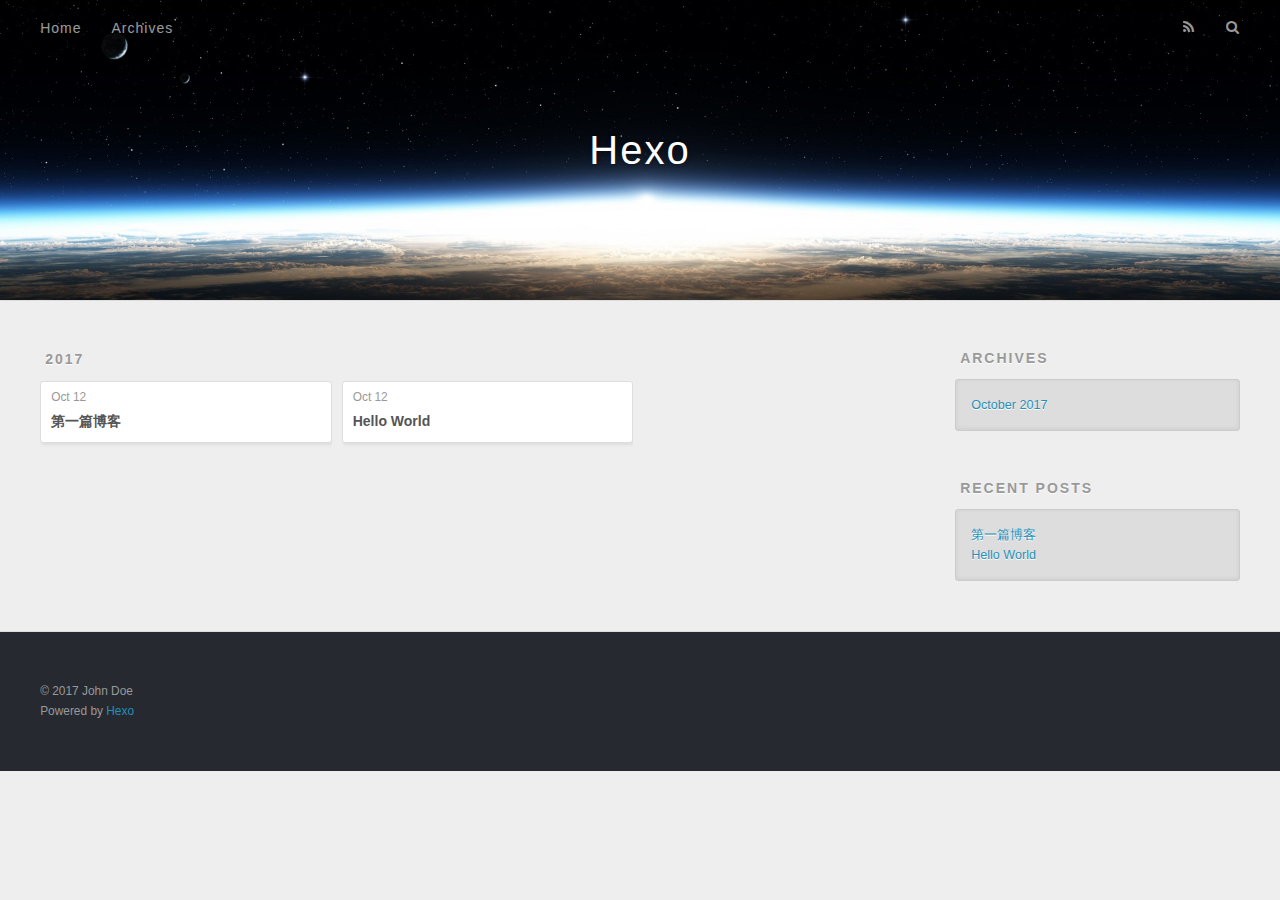
<file: archives/2017/index.html>
<!DOCTYPE html>
<html>
<head>
  <meta charset="utf-8">
  
  <title>Archives: 2017 | Hexo</title>
  <meta name="viewport" content="width=device-width, initial-scale=1, maximum-scale=1">
  <meta property="og:type" content="website">
<meta property="og:title" content="Hexo">
<meta property="og:url" content="http://yoursite.com/archives/2017/index.html">
<meta property="og:site_name" content="Hexo">
<meta name="twitter:card" content="summary">
<meta name="twitter:title" content="Hexo">
  
    <link rel="alternate" href="/atom.xml" title="Hexo" type="application/atom+xml">
  
  
    <link rel="icon" href="/favicon.png">
  
  
    <link href="//fonts.googleapis.com/css?family=Source+Code+Pro" rel="stylesheet" type="text/css">
  
  <link rel="stylesheet" href="/css/style.css">
  

</head>

<body>
  <div id="container">
    <div id="wrap">
      <header id="header">
  <div id="banner"></div>
  <div id="header-outer" class="outer">
    <div id="header-title" class="inner">
      <h1 id="logo-wrap">
        <a href="/" id="logo">Hexo</a>
      </h1>
      
    </div>
    <div id="header-inner" class="inner">
      <nav id="main-nav">
        <a id="main-nav-toggle" class="nav-icon"></a>
        
          <a class="main-nav-link" href="/">Home</a>
        
          <a class="main-nav-link" href="/archives">Archives</a>
        
      </nav>
      <nav id="sub-nav">
        
          <a id="nav-rss-link" class="nav-icon" href="/atom.xml" title="RSS Feed"></a>
        
        <a id="nav-search-btn" class="nav-icon" title="Search"></a>
      </nav>
      <div id="search-form-wrap">
        <form action="//google.com/search" method="get" accept-charset="UTF-8" class="search-form"><input type="search" name="q" class="search-form-input" placeholder="Search"><button type="submit" class="search-form-submit">&#xF002;</button><input type="hidden" name="sitesearch" value="http://yoursite.com"></form>
      </div>
    </div>
  </div>
</header>
      <div class="outer">
        <section id="main">
  
  
    
    
      
      
      <section class="archives-wrap">
        <div class="archive-year-wrap">
          <a href="/archives/2017" class="archive-year">2017</a>
        </div>
        <div class="archives">
    
    <article class="archive-article archive-type-post">
  <div class="archive-article-inner">
    <header class="archive-article-header">
      <a href="/2017/10/12/第一篇博客/" class="archive-article-date">
  <time datetime="2017-10-12T01:53:24.000Z" itemprop="datePublished">Oct 12</time>
</a>
      
  
    <h1 itemprop="name">
      <a class="archive-article-title" href="/2017/10/12/第一篇博客/">第一篇博客</a>
    </h1>
  

    </header>
  </div>
</article>
  
    
    
    <article class="archive-article archive-type-post">
  <div class="archive-article-inner">
    <header class="archive-article-header">
      <a href="/2017/10/12/hello-world/" class="archive-article-date">
  <time datetime="2017-10-12T01:41:07.620Z" itemprop="datePublished">Oct 12</time>
</a>
      
  
    <h1 itemprop="name">
      <a class="archive-article-title" href="/2017/10/12/hello-world/">Hello World</a>
    </h1>
  

    </header>
  </div>
</article>
  
  
    </div></section>
  

</section>
        
          <aside id="sidebar">
  
    

  
    

  
    
  
    
  <div class="widget-wrap">
    <h3 class="widget-title">Archives</h3>
    <div class="widget">
      <ul class="archive-list"><li class="archive-list-item"><a class="archive-list-link" href="/archives/2017/10/">October 2017</a></li></ul>
    </div>
  </div>


  
    
  <div class="widget-wrap">
    <h3 class="widget-title">Recent Posts</h3>
    <div class="widget">
      <ul>
        
          <li>
            <a href="/2017/10/12/第一篇博客/">第一篇博客</a>
          </li>
        
          <li>
            <a href="/2017/10/12/hello-world/">Hello World</a>
          </li>
        
      </ul>
    </div>
  </div>

  
</aside>
        
      </div>
      <footer id="footer">
  
  <div class="outer">
    <div id="footer-info" class="inner">
      &copy; 2017 John Doe<br>
      Powered by <a href="http://hexo.io/" target="_blank">Hexo</a>
    </div>
  </div>
</footer>
    </div>
    <nav id="mobile-nav">
  
    <a href="/" class="mobile-nav-link">Home</a>
  
    <a href="/archives" class="mobile-nav-link">Archives</a>
  
</nav>
    

<script src="//ajax.googleapis.com/ajax/libs/jquery/2.0.3/jquery.min.js"></script>


  <link rel="stylesheet" href="/fancybox/jquery.fancybox.css">
  <script src="/fancybox/jquery.fancybox.pack.js"></script>


<script src="/js/script.js"></script>

  </div>
</body>
</html>
</file>
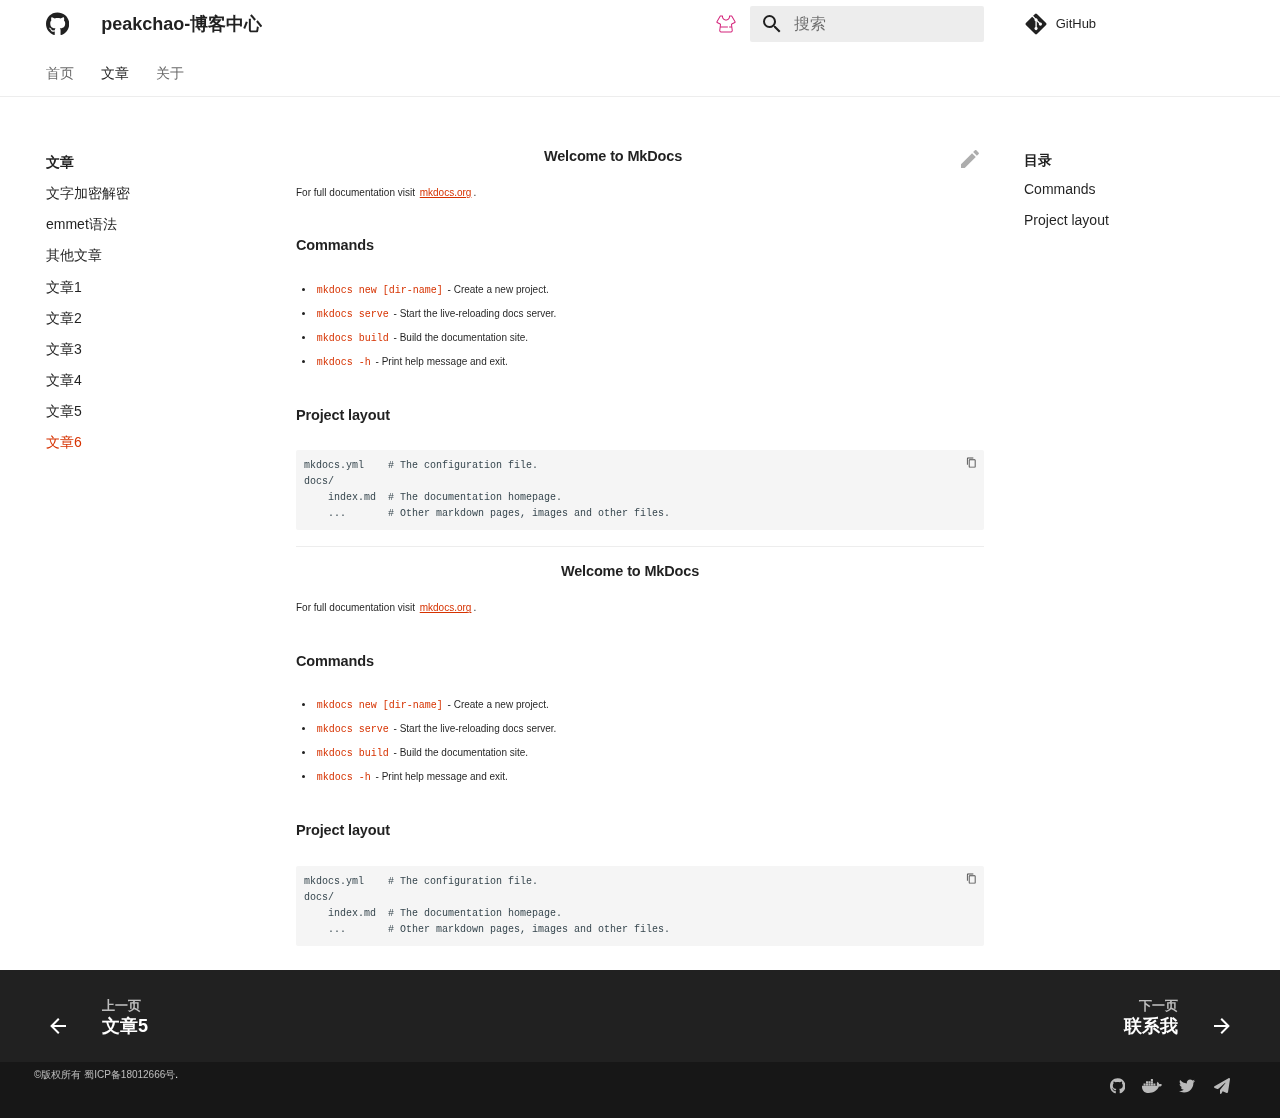
<file: blogs/blog/index.html>
<!doctype html>
<html lang="zh" class="no-js">
  <head>
    
      <meta charset="utf-8">
      <meta name="viewport" content="width=device-width,initial-scale=1">
      
        <meta name="description" content="peakchao-博客中心">
      
      
        <meta name="author" content="peakchao">
      
      
      <link rel="icon" href="../../assets/logo.png">
      <meta name="generator" content="mkdocs-1.4.0, mkdocs-material-8.5.6">
    
    
      
        <title>文章6 - peakchao-博客中心</title>
      
    
    
      <link rel="stylesheet" href="../../assets/stylesheets/main.20d9efc8.min.css">
      
        
        <link rel="stylesheet" href="../../assets/stylesheets/palette.cbb835fc.min.css">
        
      
      

    
    
    
      
    
    
      <link rel="stylesheet" href="../../css/extra.css">
    
    <script>__md_scope=new URL("../..",location),__md_hash=e=>[...e].reduce((e,_)=>(e<<5)-e+_.charCodeAt(0),0),__md_get=(e,_=localStorage,t=__md_scope)=>JSON.parse(_.getItem(t.pathname+"."+e)),__md_set=(e,_,t=localStorage,a=__md_scope)=>{try{t.setItem(a.pathname+"."+e,JSON.stringify(_))}catch(e){}}</script>
    
      

    
    
    
  </head>
  
  
    
    
      
    
    
    
    
    <body dir="ltr" data-md-color-scheme="default" data-md-color-primary="white" data-md-color-accent="white">
  
    
    
      <script>var palette=__md_get("__palette");if(palette&&"object"==typeof palette.color)for(var key of Object.keys(palette.color))document.body.setAttribute("data-md-color-"+key,palette.color[key])</script>
    
    <input class="md-toggle" data-md-toggle="drawer" type="checkbox" id="__drawer" autocomplete="off">
    <input class="md-toggle" data-md-toggle="search" type="checkbox" id="__search" autocomplete="off">
    <label class="md-overlay" for="__drawer"></label>
    <div data-md-component="skip">
      
        
        <a href="#welcome-to-mkdocs" class="md-skip">
          跳转至
        </a>
      
    </div>
    <div data-md-component="announce">
      
    </div>
    
    
      

<header class="md-header" data-md-component="header">
  <nav class="md-header__inner md-grid" aria-label="页眉">
    <a href="../.." title="peakchao-博客中心" class="md-header__button md-logo" aria-label="peakchao-博客中心" data-md-component="logo">
      
    
    <svg xmlns="http://www.w3.org/2000/svg" viewBox="0 0 496 512"><!--! Font Awesome Free 6.1.1 by @fontawesome - https://fontawesome.com License - https://fontawesome.com/license/free (Icons: CC BY 4.0, Fonts: SIL OFL 1.1, Code: MIT License) Copyright 2022 Fonticons, Inc.--><path d="M165.9 397.4c0 2-2.3 3.6-5.2 3.6-3.3.3-5.6-1.3-5.6-3.6 0-2 2.3-3.6 5.2-3.6 3-.3 5.6 1.3 5.6 3.6zm-31.1-4.5c-.7 2 1.3 4.3 4.3 4.9 2.6 1 5.6 0 6.2-2s-1.3-4.3-4.3-5.2c-2.6-.7-5.5.3-6.2 2.3zm44.2-1.7c-2.9.7-4.9 2.6-4.6 4.9.3 2 2.9 3.3 5.9 2.6 2.9-.7 4.9-2.6 4.6-4.6-.3-1.9-3-3.2-5.9-2.9zM244.8 8C106.1 8 0 113.3 0 252c0 110.9 69.8 205.8 169.5 239.2 12.8 2.3 17.3-5.6 17.3-12.1 0-6.2-.3-40.4-.3-61.4 0 0-70 15-84.7-29.8 0 0-11.4-29.1-27.8-36.6 0 0-22.9-15.7 1.6-15.4 0 0 24.9 2 38.6 25.8 21.9 38.6 58.6 27.5 72.9 20.9 2.3-16 8.8-27.1 16-33.7-55.9-6.2-112.3-14.3-112.3-110.5 0-27.5 7.6-41.3 23.6-58.9-2.6-6.5-11.1-33.3 2.6-67.9 20.9-6.5 69 27 69 27 20-5.6 41.5-8.5 62.8-8.5s42.8 2.9 62.8 8.5c0 0 48.1-33.6 69-27 13.7 34.7 5.2 61.4 2.6 67.9 16 17.7 25.8 31.5 25.8 58.9 0 96.5-58.9 104.2-114.8 110.5 9.2 7.9 17 22.9 17 46.4 0 33.7-.3 75.4-.3 83.6 0 6.5 4.6 14.4 17.3 12.1C428.2 457.8 496 362.9 496 252 496 113.3 383.5 8 244.8 8zM97.2 352.9c-1.3 1-1 3.3.7 5.2 1.6 1.6 3.9 2.3 5.2 1 1.3-1 1-3.3-.7-5.2-1.6-1.6-3.9-2.3-5.2-1zm-10.8-8.1c-.7 1.3.3 2.9 2.3 3.9 1.6 1 3.6.7 4.3-.7.7-1.3-.3-2.9-2.3-3.9-2-.6-3.6-.3-4.3.7zm32.4 35.6c-1.6 1.3-1 4.3 1.3 6.2 2.3 2.3 5.2 2.6 6.5 1 1.3-1.3.7-4.3-1.3-6.2-2.2-2.3-5.2-2.6-6.5-1zm-11.4-14.7c-1.6 1-1.6 3.6 0 5.9 1.6 2.3 4.3 3.3 5.6 2.3 1.6-1.3 1.6-3.9 0-6.2-1.4-2.3-4-3.3-5.6-2z"/></svg>
  
    </a>
    <label class="md-header__button md-icon" for="__drawer">
      <svg xmlns="http://www.w3.org/2000/svg" viewBox="0 0 24 24"><path d="M3 6h18v2H3V6m0 5h18v2H3v-2m0 5h18v2H3v-2Z"/></svg>
    </label>
    <div class="md-header__title" data-md-component="header-title">
      <div class="md-header__ellipsis">
        <div class="md-header__topic">
          <span class="md-ellipsis">
            peakchao-博客中心
          </span>
        </div>
        <div class="md-header__topic" data-md-component="header-topic">
          <span class="md-ellipsis">
            
              文章6
            
          </span>
        </div>
      </div>
    </div>
    
      <form class="md-header__option" data-md-component="palette">
        
          
          
          <input class="md-option" data-md-color-media="" data-md-color-scheme="default" data-md-color-primary="white" data-md-color-accent="white"  aria-label="切换主题模式"  type="radio" name="__palette" id="__palette_1">
          
            <label class="md-header__button md-icon" title="切换主题模式" for="__palette_3" hidden>
              <?xml version="1.0" standalone="no"?><!DOCTYPE svg PUBLIC "-//W3C//DTD SVG 1.1//EN" "http://www.w3.org/Graphics/SVG/1.1/DTD/svg11.dtd"><svg t="1649907441147" class="icon" viewBox="0 0 1024 1024" version="1.1" xmlns="http://www.w3.org/2000/svg" p-id="4142" xmlns:xlink="http://www.w3.org/1999/xlink" width="64" height="64"><defs><style type="text/css"></style></defs><path d="M744.661333 149.333333l1.450667 0.085334 1.408 0.128 1.408 0.170666 1.365333 0.213334 1.408 0.256 1.365334 0.298666 1.365333 0.341334 1.322667 0.426666 1.322666 0.426667 1.322667 0.426667 1.28 0.512 1.28 0.554666 1.237333 0.597334 1.237334 0.64 1.237333 0.682666 1.152 0.725334 1.194667 0.725333 1.109333 0.853333 1.152 0.768 1.066667 0.896 1.066666 0.896 1.024 0.938667 1.024 0.981333 0.938667 0.981334 0.938667 1.066666 0.938666 1.066667 0.853334 1.109333 0.853333 1.109334 0.810667 1.194666 0.768 1.194667 0.725333 1.28 136.021333 237.952 1.024 1.92 0.938667 2.005333 0.810667 2.005334 0.725333 2.048 0.64 2.048 0.512 2.133333 0.384 2.133333 0.298667 2.133334 0.170666 2.133333 0.085334 2.133333v2.133334l-0.170667 2.176-0.256 2.133333-0.341333 2.133333-0.469334 2.133334-0.597333 2.133333-0.682667 2.133333-0.768 1.962667-0.896 2.005333-0.981333 1.92-1.109333 1.877334-1.152 1.792-1.28 1.749333-1.322667 1.706667-1.450667 1.621333-1.493333 1.536-1.578667 1.450667-1.664 1.365333-1.749333 1.322667-1.792 1.194666-1.877333 1.109334-1.92 1.066666L768 533.333333l30.677333 245.418667 0.256 2.261333 0.170667 2.304 0.170667 2.261334 0.042666 2.261333v2.261333l-0.042666 2.261334-0.085334 2.261333-0.170666 2.261333-0.256 2.261334-0.298667 2.218666-0.341333 2.218667-0.384 2.218667-0.469334 2.176-0.512 2.218666-0.597333 2.133334-0.64 2.176-0.682667 2.133333-0.725333 2.133333-0.810667 2.133334-0.853333 2.005333-0.896 2.048-0.981333 2.048-1.024 2.005333-1.066667 2.005334-1.152 1.92-1.152 1.962666-1.237333 1.877334-1.28 1.877333-1.365334 1.834667-1.365333 1.792-1.450667 1.792-1.493333 1.706666-1.536 1.706667-1.578667 1.706667-1.621333 1.578666-1.664 1.536-1.706667 1.493334-1.706666 1.493333-1.792 1.408-1.792 1.365333-1.834667 1.28-1.877333 1.28-1.877334 1.194667-1.92 1.152-1.962666 1.109333-1.962667 1.066667-2.005333 1.024-2.048 0.938667-2.048 0.896-2.090667 0.853333-2.090667 0.768-2.133333 0.725333-2.133333 0.682667-2.176 0.64-2.176 0.554667-2.218667 0.512-2.218667 0.426666-2.218666 0.426667-2.218667 0.298667-2.261333 0.256-2.261334 0.213333-2.261333 0.170667-2.304 0.085333-2.304 0.042667H307.712l-2.304-0.128-2.261333-0.170667-2.261334-0.213333-2.261333-0.256-2.218667-0.341334-2.218666-0.384-2.218667-0.426666-2.218667-0.512-2.176-0.554667-2.176-0.64-2.133333-0.682667-2.133333-0.725333-2.090667-0.768-2.090667-0.853333-2.048-0.853334-2.048-0.981333-2.005333-1.024-1.962667-1.066667-1.962666-1.109333-1.92-1.152-1.877334-1.194667-1.877333-1.28-1.834667-1.28-1.792-1.365333-1.792-1.408-1.706666-1.493333-1.706667-1.493334-1.664-1.536-1.621333-1.621333-1.578667-1.664-1.536-1.706667-1.493333-1.706666-1.450667-1.792-1.365333-1.792-1.365334-1.834667-1.28-1.877333-1.237333-1.877334-1.152-1.962666-1.152-1.92-1.066667-2.005334-1.024-2.005333-0.981333-2.048-0.896-2.048-0.853333-2.048-0.810667-2.133333-0.725333-2.090667-0.682667-2.133333-0.64-2.133334-0.597333-2.133333-0.512-2.261333-0.469334-2.133334-0.384-2.261333-0.341333-2.218667-0.298667-2.218666-0.256-2.261334-0.170666-2.261333-0.085334-2.261333-0.042666-2.261334v-2.261333l0.042666-2.261333 0.170667-2.261334 0.170667-2.304 0.256-2.261333L256 533.333333l-130.304-65.152-1.962667-1.066666-1.877333-1.109334-1.792-1.194666-1.749333-1.28-1.664-1.408-1.578667-1.450667-1.493333-1.536-1.450667-1.621333-1.322667-1.706667-1.28-1.706667-1.152-1.834666-1.109333-1.877334-0.981333-1.92-0.896-2.005333-0.768-2.005333-0.682667-2.090667-0.597333-2.133333-0.469334-2.133334-0.341333-2.133333-0.256-2.133333-0.128-2.133334-0.042667-2.133333 0.085334-2.218667 0.170666-2.133333 0.298667-2.133333 0.426667-2.133334 0.512-2.090666 0.597333-2.090667 0.725333-2.005333 0.810667-2.005334 0.938667-2.005333 1.066666-1.92 135.978667-237.952 0.725333-1.237333 0.768-1.194667 0.810667-1.152 0.853333-1.152 0.853334-1.109333 0.938666-1.066667 0.938667-1.066667 0.938667-0.981333 1.024-0.981333 1.024-0.938667 1.066666-0.853333 1.066667-0.853334 1.152-0.853333 1.109333-0.810667 1.152-0.768 1.194667-0.725333 1.237333-0.682667 1.237334-0.597333 1.237333-0.597333 1.28-0.554667 1.28-0.554667 1.322667-0.426666 1.322666-0.426667 1.322667-0.426667 1.365333-0.341333 1.365334-0.298667 1.365333-0.256 1.408-0.213333 1.408-0.170667 1.408-0.128h1.408L280.746667 149.333333h76.714666l1.365334 0.085334 1.365333 0.170666 1.365333 0.256 1.322667 0.298667 1.322667 0.341333 1.28 0.426667 1.28 0.512 1.237333 0.554667 1.237333 0.597333 1.194667 0.682667 1.152 0.725333 1.109333 0.768 1.066667 0.853333 1.066667 0.896 0.981333 0.981334 0.981333 0.981333 0.896 1.066667 0.853334 1.066666 0.768 1.109334 0.725333 1.152 0.682667 1.194666 0.597333 1.28 0.554667 1.194667 0.512 1.28 0.426666 1.28 0.341334 1.322667 0.298666 1.322666 0.256 1.365334 0.170667 1.365333 0.085333 1.365333 0.042667 1.365334V192l0.042667 3.157333 0.128 3.2 0.170666 3.157334 0.298667 3.114666 0.341333 3.157334 0.426667 3.114666 0.512 3.114667 0.554667 3.072 0.64 3.072 0.725333 3.029333 0.810667 3.029334 0.896 2.986666 0.938666 2.986667 1.024 2.986667 1.066667 2.901333 1.152 2.901333 1.237333 2.858667 1.322667 2.858667 1.365333 2.816 1.408 2.773333 1.536 2.730667 1.578667 2.688 1.621333 2.688 1.706667 2.602666 1.792 2.602667 1.834667 2.56 1.877333 2.474667 1.962667 2.474666 2.048 2.432 2.090666 2.346667 2.176 2.346667 2.218667 2.261333 2.261333 2.218667 2.304 2.176 2.389334 2.133333 2.432 1.962667 2.432 2.005333 2.517333 1.877333 2.56 1.834667 2.602667 1.792 2.602666 1.706667 2.688 1.621333 2.688 1.578667 2.730667 1.493333 2.773333 1.450667 2.816 1.365333 2.858667 1.322667 2.858667 1.28 2.901333 1.109333 2.901333 1.066667 2.986667 1.024 2.944 0.938666 3.029333 0.896 3.029334 0.768 3.029333 0.725334 3.072 0.682666 3.072 0.554667 3.114667 0.512 3.114666 0.426667 3.114667 0.341333 3.157333 0.298667 3.157334 0.170666 3.2 0.128 3.242666 0.042667h3.157334l3.2-0.170667 3.157333-0.170666 3.114667-0.298667 3.157333-0.341333 3.114667-0.426667 3.072-0.512 3.114666-0.554667 3.029334-0.682666 3.072-0.725334 3.029333-0.768 2.986667-0.853333 2.986666-0.981333 2.944-1.024 2.901334-1.066667 2.901333-1.152 2.858667-1.237333 2.858666-1.28 2.816-1.408 2.773334-1.408 2.730666-1.536 2.688-1.536 2.688-1.664 2.602667-1.706667 2.602667-1.706667 2.56-1.877333 2.474666-1.92 2.474667-1.962667 2.432-2.048 2.346667-2.090666 2.346666-2.133334 2.261334-2.218666 2.218666-2.304 2.133334-2.304 2.090666-2.389334 2.048-2.389333 1.962667-2.474667 1.92-2.517333 1.834667-2.517333 1.749333-2.56 1.706667-2.645334 1.664-2.688 1.578666-2.688 1.493334-2.730666 1.408-2.773334 1.408-2.816 1.28-2.858666 1.237333-2.858667 1.152-2.901333 1.066667-2.901334 1.024-2.944 0.938666-2.986666 0.896-2.986667 0.810667-2.986667 0.725333-3.114666 0.64-3.072 0.554667-3.072 0.512-3.072 0.426667-3.114667 0.341333-3.157333 0.298667-3.157334 0.170666-3.114666 0.128-3.2 0.042667-3.157334v-14.848l0.042667-1.408 0.085333-1.365333 0.170667-1.365333 0.256-1.28 0.298666-1.408 0.341334-1.28 0.426666-1.28 0.512-1.28 0.554667-1.28 0.597333-1.194667 0.682667-1.194667 0.725333-1.152 0.768-1.109333 0.853334-1.109333 0.896-1.024 0.981333-1.024 0.981333-0.938667 1.066667-0.853333 1.066667-0.853334 1.109333-0.810666 1.152-0.725334 1.194667-0.682666 1.237333-0.597334 1.237333-0.554666 1.237334-0.512 1.322666-0.426667 1.322667-0.341333 1.322667-0.298667 1.322666-0.256 1.365334-0.170667 1.408-0.085333h78.122666zM682.666667 192v0.341333l-0.042667 3.968-0.170667 4.266667-0.256 4.181333-0.341333 4.181334-0.469333 4.181333-0.597334 4.138667-0.64 4.138666-0.768 4.096-0.896 4.096-0.981333 4.053334-1.024 4.053333-1.194667 4.010667-1.237333 3.968-1.365333 3.925333-1.450667 3.882667-1.536 3.882666-1.664 3.84-1.706667 3.754667-1.834666 3.754667-1.92 3.712-2.005334 3.626666-2.090666 3.626667-2.176 3.541333-2.304 3.498667-2.346667 3.456-2.432 3.413333-2.56 3.328-2.602667 3.285334-2.730666 3.2-2.773334 3.157333-2.901333 3.114667-2.944 3.029333-3.029333 2.986667-3.114667 2.858666-3.157333 2.773334-3.2 2.688-3.285334 2.645333-3.328 2.56-3.413333 2.432-3.456 2.346667-3.498667 2.304-3.541333 2.176-3.626667 2.133333-3.626666 1.962667-3.712 1.92-3.754667 1.834666-3.754667 1.706667-3.84 1.706667-3.882666 1.493333-3.882667 1.450667-3.925333 1.365333-3.968 1.28-4.010667 1.109333-4.010667 1.066667-4.096 0.981333-4.053333 0.853334-4.138667 0.768-4.138666 0.682666-4.138667 0.554667-4.181333 0.469333-4.181334 0.426667-4.224 0.213333-4.224 0.170667-3.968 0.042667h-4.565333l-4.224-0.213334-4.224-0.256-4.181333-0.384-4.181334-0.426666-4.181333-0.597334-4.138667-0.682666-4.096-0.768-4.096-0.853334-4.053333-0.981333-4.053333-1.066667-3.968-1.152-3.968-1.28-3.968-1.28-3.882667-1.493333-3.882667-1.578667-3.797333-1.621333-3.797333-1.706667-3.754667-1.834666-3.712-1.92-3.626667-2.005334-3.626666-2.133333-3.541334-2.133333-3.498666-2.304-3.456-2.389334-3.413334-2.432-3.328-2.517333-3.285333-2.645333-3.242667-2.688-3.157333-2.816-3.072-2.858667-3.072-2.986667-2.944-2.986666-2.858667-3.114667-2.816-3.157333-2.688-3.242667-2.645333-3.285333-2.517333-3.328-2.474667-3.413334-2.346667-3.413333-2.261333-3.541333-2.218667-3.541334-2.090666-3.626666-2.005334-3.669334-1.92-3.669333-1.834666-3.754667-1.706667-3.797333-1.664-3.797333-1.536-3.84-1.450667-3.925334-1.365333-3.968-1.237333-3.968-1.152-4.010666-1.066667-4.010667-0.981333-4.053333-0.853334-4.096-0.810666-4.138667-0.64-4.096-0.597334-4.181333-0.426666-4.181334-0.384-4.181333-0.256-4.224-0.170667-4.224L341.333333 192.256V192l-60.202666 0.042667h-0.341334l-0.213333 0.298666-135.552 237.226667-0.256 0.426667 0.469333 0.256 129.834667 64.896 3.072 1.706666 2.901333 1.962667 2.773334 2.133333 2.56 2.389334 2.346666 2.602666 2.133334 2.773334 1.92 2.986666 1.621333 3.072 1.408 3.2 1.109333 3.328 0.853334 3.413334 0.597333 3.413333 0.256 3.498667v3.498666l-0.298667 3.498667-30.634666 245.12-0.170667 1.450667-0.085333 1.109333-0.042667 1.152-0.042667 1.152v2.261333l0.085334 1.109334 0.085333 1.109333 0.085333 1.152 0.170667 1.109333 0.170667 1.109334 0.170666 1.109333 0.256 1.109333 0.256 1.066667 0.298667 1.109333 0.298667 1.066667 0.341333 1.066667 0.384 1.066666 0.384 1.024 0.426667 1.066667 0.469333 1.024 0.469333 0.981333 0.512 1.024 0.554667 0.981334 0.554667 0.981333 0.597333 0.981333 0.597333 0.938667 0.682667 0.938667 0.64 0.896 0.725333 0.896 0.682667 0.896 0.768 0.896 0.768 0.853333 0.810667 0.853333 0.810666 0.768 0.810667 0.768 0.853333 0.768 0.853334 0.725334 0.896 0.682666 0.896 0.682667 0.896 0.682667 0.938666 0.597333 0.938667 0.597333 0.981333 0.597334 0.981334 0.554666 0.981333 0.512 1.024 0.512 0.981333 0.469334 1.024 0.469333 1.066667 0.426667 1.066667 0.426666 1.024 0.298667 1.109333 0.341333 1.066667 0.341334 1.066666 0.256 1.109334 0.256 1.109333 0.213333 1.109333 0.213333 1.109334 0.170667 1.152 0.128 1.109333 0.128 1.152 0.042667 1.152 0.042666 1.408 0.042667H715.136l1.152-0.085333h1.152l1.109333-0.170667 1.152-0.128 1.109334-0.170667 1.109333-0.213333 1.109333-0.213333 1.109334-0.256 1.066666-0.256 1.066667-0.341334 1.109333-0.341333 1.024-0.341333 1.066667-0.384 1.024-0.426667 1.066667-0.426667 0.981333-0.512 1.024-0.512 0.981333-0.512 0.981334-0.554666 0.981333-0.597334 0.938667-0.597333 0.938666-0.597333 0.896-0.682667 0.896-0.682667 0.896-0.682666 0.853334-0.725334 0.853333-0.768 0.810667-0.768 0.810666-0.810666 0.810667-0.810667 0.768-0.853333 0.768-0.853334 0.682667-0.938666 0.725333-0.853334 0.64-0.938666 0.682667-0.938667 0.597333-0.938667 0.597333-0.981333 0.554667-0.981333 0.554667-0.981334 0.512-1.024 0.469333-0.981333 0.469333-1.024 0.426667-1.066667 0.384-1.024 0.384-1.066666 0.341333-1.066667 0.298667-1.066667 0.298667-1.109333 0.256-1.066667 0.256-1.109333 0.170666-1.109333 0.170667-1.109334 0.170667-1.109333 0.085333-1.152 0.085333-1.109333 0.085334-1.109334v-2.261333l-0.042667-1.152-0.042667-1.152-0.085333-1.109333-0.170667-1.450667-30.634666-245.12-0.298667-3.498667v-3.498666l0.256-3.498667 0.597333-3.413333 0.853334-3.413334 1.109333-3.328 1.408-3.2 1.621333-3.114666 1.92-2.944 2.133334-2.773334 2.346666-2.56 2.56-2.432 2.773334-2.133333 2.901333-1.962667 3.072-1.706666 129.834667-64.853334 0.469333-0.298666-0.256-0.426667-135.552-237.226667-0.170667-0.341333H682.666667z" fill="#d4237a" p-id="4143"></path><path d="M577.109333 618.709333l1.109334 0.042667 1.066666 0.170667 1.066667 0.170666 0.981333 0.256 1.066667 0.256 0.938667 0.341334 1.024 0.426666 0.896 0.426667 0.938666 0.426667 0.853334 0.512 0.853333 0.554666 0.896 0.597334 0.768 0.64 0.768 0.682666 0.810667 0.682667 0.682666 0.768 0.682667 0.768 0.597333 0.853333 0.597334 0.768 0.554666 0.896 0.512 0.896 0.512 0.896 0.426667 0.938667 0.384 0.981333 0.298667 0.981334 0.298666 1.024 0.213334 1.024 0.213333 1.066666 0.170667 1.066667v1.066667l0.085333 1.109333-0.042667 1.109333-0.042666 1.066667-0.170667 1.066667-0.213333 1.066666-0.213334 1.024-0.298666 0.981334-0.298667 1.024-0.426667 0.938666-0.426666 0.981334-0.469334 0.896-0.512 0.896-0.554666 0.853333-0.597334 0.853333-0.597333 0.853334-0.682667 0.725333-0.682666 0.725333-0.810667 0.725334-0.768 0.682666-0.768 0.597334-0.853333 0.597333-0.853334 0.554667-0.853333 0.512-0.981333 0.512-0.896 0.426666-1.024 0.426667-0.938667 0.256-1.066667 0.298667-0.981333 0.256-1.066667 0.170666-1.066666 0.128-1.109334 0.085334-1.109333 0.042666H276.266667l-1.066667-0.128-1.109333-0.128-1.024-0.170666-1.024-0.256-1.024-0.298667-0.981334-0.298667-0.981333-0.384-0.938667-0.426666-0.938666-0.512-0.853334-0.512-0.853333-0.554667-0.853333-0.597333-0.810667-0.597334-0.768-0.682666-0.768-0.725334-0.682667-0.725333-0.682666-0.768L260.266667 652.8l-0.597334-0.853333-0.554666-0.853334-0.512-0.853333-0.469334-0.938667-0.426666-0.981333-0.426667-0.938667-0.298667-1.024-0.256-0.981333-0.256-1.024-0.213333-1.066667-0.128-1.066666-0.042667-1.066667L256 640v-1.109333l0.085333-1.066667 0.128-1.066667 0.213334-1.066666 0.256-1.024 0.256-1.024 0.341333-0.981334 0.426667-0.981333 0.384-0.938667 0.469333-0.853333 0.512-0.938667 0.554667-0.853333 0.597333-0.853333 0.64-0.810667 0.682667-0.768 0.682666-0.768 0.768-0.682667 0.768-0.682666 0.768-0.64 0.853334-0.597334 0.853333-0.554666 0.896-0.512 0.938667-0.426667 0.938666-0.426667 0.981334-0.426666 0.981333-0.341334 1.024-0.256 1.024-0.256 1.024-0.170666 1.109333-0.170667h1.066667l1.109333-0.085333h298.666667l1.066667 0.042666zM750.378667 618.709333l1.066666 0.042667 1.109334 0.170667 1.024 0.170666 1.024 0.256 1.024 0.256 0.981333 0.341334 0.981333 0.426666 0.938667 0.426667 0.938667 0.426667 0.853333 0.512 0.853333 0.554666 0.853334 0.597334 0.853333 0.64 0.768 0.682666 0.725333 0.682667 0.725334 0.768 0.64 0.768 0.64 0.853333 0.597333 0.768 0.554667 0.896 0.512 0.896 0.469333 0.896 0.426667 0.938667 0.426666 0.981333 0.298667 0.981334 0.256 1.024 0.256 1.024 0.213333 1.066666 0.128 1.066667 0.085334 1.066667v2.218666l-0.085334 1.066667-0.128 1.066667-0.213333 1.066666-0.256 1.024-0.256 0.981334-0.341333 1.024-0.384 0.938666-0.426667 0.981334-0.469333 0.896-0.512 0.896-0.554667 0.853333-0.597333 0.853333-0.64 0.853334-0.64 0.725333-0.725334 0.725333-0.725333 0.725334-0.810667 0.682666-0.768 0.597334-0.853333 0.597333-0.853333 0.554667-0.896 0.512-0.938667 0.512-0.938667 0.426666-0.981333 0.426667-0.981333 0.256-1.024 0.298667-1.024 0.256-1.024 0.170666-1.109334 0.128-1.066666 0.085334-1.109334 0.042666H660.224l-1.066667-0.128-1.066666-0.128-1.066667-0.170666-1.024-0.256-1.024-0.298667-0.981333-0.298667-0.981334-0.384-0.938666-0.426666-0.896-0.512-0.896-0.512-0.853334-0.554667-0.853333-0.597333-0.810667-0.597334-0.768-0.682666-0.725333-0.725334-0.725333-0.725333-0.682667-0.768-0.64-0.810667-0.597333-0.853333-0.554667-0.853333-0.512-0.853334-0.426667-0.938666-0.426666-0.981334-0.426667-0.938666-0.341333-1.024-0.256-0.981334-0.256-1.024-0.170667-1.066666-0.170667-1.066667-0.042666-1.066667L640 640v-1.109333l0.085333-1.066667 0.170667-1.066667 0.170667-1.066666 0.256-1.024 0.256-1.024 0.341333-0.981334 0.426667-0.981333 0.426666-0.938667 0.426667-0.853333 0.512-0.938667 0.554667-0.853333 0.597333-0.853333 0.64-0.810667 0.682667-0.768 0.725333-0.768 0.725333-0.682667 0.768-0.682666 0.810667-0.64 0.853333-0.597334 0.853334-0.554666 0.853333-0.512 0.938667-0.426667 0.938666-0.426667 0.981334-0.426666 0.981333-0.341334 1.024-0.256 1.024-0.256 1.066667-0.170666 1.066666-0.170667h1.066667l1.109333-0.085333h87.936l1.109334 0.042666z" fill="#d4237a" p-id="4144"></path></svg>
            </label>
          
        
          
          
          <input class="md-option" data-md-color-media="" data-md-color-scheme="slate" data-md-color-primary="indigo" data-md-color-accent="indigo"  aria-label="切换主题模式"  type="radio" name="__palette" id="__palette_2">
          
            <label class="md-header__button md-icon" title="切换主题模式" for="__palette_1" hidden>
              <?xml version="1.0" standalone="no"?><!DOCTYPE svg PUBLIC "-//W3C//DTD SVG 1.1//EN" "http://www.w3.org/Graphics/SVG/1.1/DTD/svg11.dtd"><svg t="1649907441147" class="icon" viewBox="0 0 1024 1024" version="1.1" xmlns="http://www.w3.org/2000/svg" p-id="4142" xmlns:xlink="http://www.w3.org/1999/xlink" width="64" height="64"><defs><style type="text/css"></style></defs><path d="M744.661333 149.333333l1.450667 0.085334 1.408 0.128 1.408 0.170666 1.365333 0.213334 1.408 0.256 1.365334 0.298666 1.365333 0.341334 1.322667 0.426666 1.322666 0.426667 1.322667 0.426667 1.28 0.512 1.28 0.554666 1.237333 0.597334 1.237334 0.64 1.237333 0.682666 1.152 0.725334 1.194667 0.725333 1.109333 0.853333 1.152 0.768 1.066667 0.896 1.066666 0.896 1.024 0.938667 1.024 0.981333 0.938667 0.981334 0.938667 1.066666 0.938666 1.066667 0.853334 1.109333 0.853333 1.109334 0.810667 1.194666 0.768 1.194667 0.725333 1.28 136.021333 237.952 1.024 1.92 0.938667 2.005333 0.810667 2.005334 0.725333 2.048 0.64 2.048 0.512 2.133333 0.384 2.133333 0.298667 2.133334 0.170666 2.133333 0.085334 2.133333v2.133334l-0.170667 2.176-0.256 2.133333-0.341333 2.133333-0.469334 2.133334-0.597333 2.133333-0.682667 2.133333-0.768 1.962667-0.896 2.005333-0.981333 1.92-1.109333 1.877334-1.152 1.792-1.28 1.749333-1.322667 1.706667-1.450667 1.621333-1.493333 1.536-1.578667 1.450667-1.664 1.365333-1.749333 1.322667-1.792 1.194666-1.877333 1.109334-1.92 1.066666L768 533.333333l30.677333 245.418667 0.256 2.261333 0.170667 2.304 0.170667 2.261334 0.042666 2.261333v2.261333l-0.042666 2.261334-0.085334 2.261333-0.170666 2.261333-0.256 2.261334-0.298667 2.218666-0.341333 2.218667-0.384 2.218667-0.469334 2.176-0.512 2.218666-0.597333 2.133334-0.64 2.176-0.682667 2.133333-0.725333 2.133333-0.810667 2.133334-0.853333 2.005333-0.896 2.048-0.981333 2.048-1.024 2.005333-1.066667 2.005334-1.152 1.92-1.152 1.962666-1.237333 1.877334-1.28 1.877333-1.365334 1.834667-1.365333 1.792-1.450667 1.792-1.493333 1.706666-1.536 1.706667-1.578667 1.706667-1.621333 1.578666-1.664 1.536-1.706667 1.493334-1.706666 1.493333-1.792 1.408-1.792 1.365333-1.834667 1.28-1.877333 1.28-1.877334 1.194667-1.92 1.152-1.962666 1.109333-1.962667 1.066667-2.005333 1.024-2.048 0.938667-2.048 0.896-2.090667 0.853333-2.090667 0.768-2.133333 0.725333-2.133333 0.682667-2.176 0.64-2.176 0.554667-2.218667 0.512-2.218667 0.426666-2.218666 0.426667-2.218667 0.298667-2.261333 0.256-2.261334 0.213333-2.261333 0.170667-2.304 0.085333-2.304 0.042667H307.712l-2.304-0.128-2.261333-0.170667-2.261334-0.213333-2.261333-0.256-2.218667-0.341334-2.218666-0.384-2.218667-0.426666-2.218667-0.512-2.176-0.554667-2.176-0.64-2.133333-0.682667-2.133333-0.725333-2.090667-0.768-2.090667-0.853333-2.048-0.853334-2.048-0.981333-2.005333-1.024-1.962667-1.066667-1.962666-1.109333-1.92-1.152-1.877334-1.194667-1.877333-1.28-1.834667-1.28-1.792-1.365333-1.792-1.408-1.706666-1.493333-1.706667-1.493334-1.664-1.536-1.621333-1.621333-1.578667-1.664-1.536-1.706667-1.493333-1.706666-1.450667-1.792-1.365333-1.792-1.365334-1.834667-1.28-1.877333-1.237333-1.877334-1.152-1.962666-1.152-1.92-1.066667-2.005334-1.024-2.005333-0.981333-2.048-0.896-2.048-0.853333-2.048-0.810667-2.133333-0.725333-2.090667-0.682667-2.133333-0.64-2.133334-0.597333-2.133333-0.512-2.261333-0.469334-2.133334-0.384-2.261333-0.341333-2.218667-0.298667-2.218666-0.256-2.261334-0.170666-2.261333-0.085334-2.261333-0.042666-2.261334v-2.261333l0.042666-2.261333 0.170667-2.261334 0.170667-2.304 0.256-2.261333L256 533.333333l-130.304-65.152-1.962667-1.066666-1.877333-1.109334-1.792-1.194666-1.749333-1.28-1.664-1.408-1.578667-1.450667-1.493333-1.536-1.450667-1.621333-1.322667-1.706667-1.28-1.706667-1.152-1.834666-1.109333-1.877334-0.981333-1.92-0.896-2.005333-0.768-2.005333-0.682667-2.090667-0.597333-2.133333-0.469334-2.133334-0.341333-2.133333-0.256-2.133333-0.128-2.133334-0.042667-2.133333 0.085334-2.218667 0.170666-2.133333 0.298667-2.133333 0.426667-2.133334 0.512-2.090666 0.597333-2.090667 0.725333-2.005333 0.810667-2.005334 0.938667-2.005333 1.066666-1.92 135.978667-237.952 0.725333-1.237333 0.768-1.194667 0.810667-1.152 0.853333-1.152 0.853334-1.109333 0.938666-1.066667 0.938667-1.066667 0.938667-0.981333 1.024-0.981333 1.024-0.938667 1.066666-0.853333 1.066667-0.853334 1.152-0.853333 1.109333-0.810667 1.152-0.768 1.194667-0.725333 1.237333-0.682667 1.237334-0.597333 1.237333-0.597333 1.28-0.554667 1.28-0.554667 1.322667-0.426666 1.322666-0.426667 1.322667-0.426667 1.365333-0.341333 1.365334-0.298667 1.365333-0.256 1.408-0.213333 1.408-0.170667 1.408-0.128h1.408L280.746667 149.333333h76.714666l1.365334 0.085334 1.365333 0.170666 1.365333 0.256 1.322667 0.298667 1.322667 0.341333 1.28 0.426667 1.28 0.512 1.237333 0.554667 1.237333 0.597333 1.194667 0.682667 1.152 0.725333 1.109333 0.768 1.066667 0.853333 1.066667 0.896 0.981333 0.981334 0.981333 0.981333 0.896 1.066667 0.853334 1.066666 0.768 1.109334 0.725333 1.152 0.682667 1.194666 0.597333 1.28 0.554667 1.194667 0.512 1.28 0.426666 1.28 0.341334 1.322667 0.298666 1.322666 0.256 1.365334 0.170667 1.365333 0.085333 1.365333 0.042667 1.365334V192l0.042667 3.157333 0.128 3.2 0.170666 3.157334 0.298667 3.114666 0.341333 3.157334 0.426667 3.114666 0.512 3.114667 0.554667 3.072 0.64 3.072 0.725333 3.029333 0.810667 3.029334 0.896 2.986666 0.938666 2.986667 1.024 2.986667 1.066667 2.901333 1.152 2.901333 1.237333 2.858667 1.322667 2.858667 1.365333 2.816 1.408 2.773333 1.536 2.730667 1.578667 2.688 1.621333 2.688 1.706667 2.602666 1.792 2.602667 1.834667 2.56 1.877333 2.474667 1.962667 2.474666 2.048 2.432 2.090666 2.346667 2.176 2.346667 2.218667 2.261333 2.261333 2.218667 2.304 2.176 2.389334 2.133333 2.432 1.962667 2.432 2.005333 2.517333 1.877333 2.56 1.834667 2.602667 1.792 2.602666 1.706667 2.688 1.621333 2.688 1.578667 2.730667 1.493333 2.773333 1.450667 2.816 1.365333 2.858667 1.322667 2.858667 1.28 2.901333 1.109333 2.901333 1.066667 2.986667 1.024 2.944 0.938666 3.029333 0.896 3.029334 0.768 3.029333 0.725334 3.072 0.682666 3.072 0.554667 3.114667 0.512 3.114666 0.426667 3.114667 0.341333 3.157333 0.298667 3.157334 0.170666 3.2 0.128 3.242666 0.042667h3.157334l3.2-0.170667 3.157333-0.170666 3.114667-0.298667 3.157333-0.341333 3.114667-0.426667 3.072-0.512 3.114666-0.554667 3.029334-0.682666 3.072-0.725334 3.029333-0.768 2.986667-0.853333 2.986666-0.981333 2.944-1.024 2.901334-1.066667 2.901333-1.152 2.858667-1.237333 2.858666-1.28 2.816-1.408 2.773334-1.408 2.730666-1.536 2.688-1.536 2.688-1.664 2.602667-1.706667 2.602667-1.706667 2.56-1.877333 2.474666-1.92 2.474667-1.962667 2.432-2.048 2.346667-2.090666 2.346666-2.133334 2.261334-2.218666 2.218666-2.304 2.133334-2.304 2.090666-2.389334 2.048-2.389333 1.962667-2.474667 1.92-2.517333 1.834667-2.517333 1.749333-2.56 1.706667-2.645334 1.664-2.688 1.578666-2.688 1.493334-2.730666 1.408-2.773334 1.408-2.816 1.28-2.858666 1.237333-2.858667 1.152-2.901333 1.066667-2.901334 1.024-2.944 0.938666-2.986666 0.896-2.986667 0.810667-2.986667 0.725333-3.114666 0.64-3.072 0.554667-3.072 0.512-3.072 0.426667-3.114667 0.341333-3.157333 0.298667-3.157334 0.170666-3.114666 0.128-3.2 0.042667-3.157334v-14.848l0.042667-1.408 0.085333-1.365333 0.170667-1.365333 0.256-1.28 0.298666-1.408 0.341334-1.28 0.426666-1.28 0.512-1.28 0.554667-1.28 0.597333-1.194667 0.682667-1.194667 0.725333-1.152 0.768-1.109333 0.853334-1.109333 0.896-1.024 0.981333-1.024 0.981333-0.938667 1.066667-0.853333 1.066667-0.853334 1.109333-0.810666 1.152-0.725334 1.194667-0.682666 1.237333-0.597334 1.237333-0.554666 1.237334-0.512 1.322666-0.426667 1.322667-0.341333 1.322667-0.298667 1.322666-0.256 1.365334-0.170667 1.408-0.085333h78.122666zM682.666667 192v0.341333l-0.042667 3.968-0.170667 4.266667-0.256 4.181333-0.341333 4.181334-0.469333 4.181333-0.597334 4.138667-0.64 4.138666-0.768 4.096-0.896 4.096-0.981333 4.053334-1.024 4.053333-1.194667 4.010667-1.237333 3.968-1.365333 3.925333-1.450667 3.882667-1.536 3.882666-1.664 3.84-1.706667 3.754667-1.834666 3.754667-1.92 3.712-2.005334 3.626666-2.090666 3.626667-2.176 3.541333-2.304 3.498667-2.346667 3.456-2.432 3.413333-2.56 3.328-2.602667 3.285334-2.730666 3.2-2.773334 3.157333-2.901333 3.114667-2.944 3.029333-3.029333 2.986667-3.114667 2.858666-3.157333 2.773334-3.2 2.688-3.285334 2.645333-3.328 2.56-3.413333 2.432-3.456 2.346667-3.498667 2.304-3.541333 2.176-3.626667 2.133333-3.626666 1.962667-3.712 1.92-3.754667 1.834666-3.754667 1.706667-3.84 1.706667-3.882666 1.493333-3.882667 1.450667-3.925333 1.365333-3.968 1.28-4.010667 1.109333-4.010667 1.066667-4.096 0.981333-4.053333 0.853334-4.138667 0.768-4.138666 0.682666-4.138667 0.554667-4.181333 0.469333-4.181334 0.426667-4.224 0.213333-4.224 0.170667-3.968 0.042667h-4.565333l-4.224-0.213334-4.224-0.256-4.181333-0.384-4.181334-0.426666-4.181333-0.597334-4.138667-0.682666-4.096-0.768-4.096-0.853334-4.053333-0.981333-4.053333-1.066667-3.968-1.152-3.968-1.28-3.968-1.28-3.882667-1.493333-3.882667-1.578667-3.797333-1.621333-3.797333-1.706667-3.754667-1.834666-3.712-1.92-3.626667-2.005334-3.626666-2.133333-3.541334-2.133333-3.498666-2.304-3.456-2.389334-3.413334-2.432-3.328-2.517333-3.285333-2.645333-3.242667-2.688-3.157333-2.816-3.072-2.858667-3.072-2.986667-2.944-2.986666-2.858667-3.114667-2.816-3.157333-2.688-3.242667-2.645333-3.285333-2.517333-3.328-2.474667-3.413334-2.346667-3.413333-2.261333-3.541333-2.218667-3.541334-2.090666-3.626666-2.005334-3.669334-1.92-3.669333-1.834666-3.754667-1.706667-3.797333-1.664-3.797333-1.536-3.84-1.450667-3.925334-1.365333-3.968-1.237333-3.968-1.152-4.010666-1.066667-4.010667-0.981333-4.053333-0.853334-4.096-0.810666-4.138667-0.64-4.096-0.597334-4.181333-0.426666-4.181334-0.384-4.181333-0.256-4.224-0.170667-4.224L341.333333 192.256V192l-60.202666 0.042667h-0.341334l-0.213333 0.298666-135.552 237.226667-0.256 0.426667 0.469333 0.256 129.834667 64.896 3.072 1.706666 2.901333 1.962667 2.773334 2.133333 2.56 2.389334 2.346666 2.602666 2.133334 2.773334 1.92 2.986666 1.621333 3.072 1.408 3.2 1.109333 3.328 0.853334 3.413334 0.597333 3.413333 0.256 3.498667v3.498666l-0.298667 3.498667-30.634666 245.12-0.170667 1.450667-0.085333 1.109333-0.042667 1.152-0.042667 1.152v2.261333l0.085334 1.109334 0.085333 1.109333 0.085333 1.152 0.170667 1.109333 0.170667 1.109334 0.170666 1.109333 0.256 1.109333 0.256 1.066667 0.298667 1.109333 0.298667 1.066667 0.341333 1.066667 0.384 1.066666 0.384 1.024 0.426667 1.066667 0.469333 1.024 0.469333 0.981333 0.512 1.024 0.554667 0.981334 0.554667 0.981333 0.597333 0.981333 0.597333 0.938667 0.682667 0.938667 0.64 0.896 0.725333 0.896 0.682667 0.896 0.768 0.896 0.768 0.853333 0.810667 0.853333 0.810666 0.768 0.810667 0.768 0.853333 0.768 0.853334 0.725334 0.896 0.682666 0.896 0.682667 0.896 0.682667 0.938666 0.597333 0.938667 0.597333 0.981333 0.597334 0.981334 0.554666 0.981333 0.512 1.024 0.512 0.981333 0.469334 1.024 0.469333 1.066667 0.426667 1.066667 0.426666 1.024 0.298667 1.109333 0.341333 1.066667 0.341334 1.066666 0.256 1.109334 0.256 1.109333 0.213333 1.109333 0.213333 1.109334 0.170667 1.152 0.128 1.109333 0.128 1.152 0.042667 1.152 0.042666 1.408 0.042667H715.136l1.152-0.085333h1.152l1.109333-0.170667 1.152-0.128 1.109334-0.170667 1.109333-0.213333 1.109333-0.213333 1.109334-0.256 1.066666-0.256 1.066667-0.341334 1.109333-0.341333 1.024-0.341333 1.066667-0.384 1.024-0.426667 1.066667-0.426667 0.981333-0.512 1.024-0.512 0.981333-0.512 0.981334-0.554666 0.981333-0.597334 0.938667-0.597333 0.938666-0.597333 0.896-0.682667 0.896-0.682667 0.896-0.682666 0.853334-0.725334 0.853333-0.768 0.810667-0.768 0.810666-0.810666 0.810667-0.810667 0.768-0.853333 0.768-0.853334 0.682667-0.938666 0.725333-0.853334 0.64-0.938666 0.682667-0.938667 0.597333-0.938667 0.597333-0.981333 0.554667-0.981333 0.554667-0.981334 0.512-1.024 0.469333-0.981333 0.469333-1.024 0.426667-1.066667 0.384-1.024 0.384-1.066666 0.341333-1.066667 0.298667-1.066667 0.298667-1.109333 0.256-1.066667 0.256-1.109333 0.170666-1.109333 0.170667-1.109334 0.170667-1.109333 0.085333-1.152 0.085333-1.109333 0.085334-1.109334v-2.261333l-0.042667-1.152-0.042667-1.152-0.085333-1.109333-0.170667-1.450667-30.634666-245.12-0.298667-3.498667v-3.498666l0.256-3.498667 0.597333-3.413333 0.853334-3.413334 1.109333-3.328 1.408-3.2 1.621333-3.114666 1.92-2.944 2.133334-2.773334 2.346666-2.56 2.56-2.432 2.773334-2.133333 2.901333-1.962667 3.072-1.706666 129.834667-64.853334 0.469333-0.298666-0.256-0.426667-135.552-237.226667-0.170667-0.341333H682.666667z" fill="#ffffff" p-id="4143"></path><path d="M577.109333 618.709333l1.109334 0.042667 1.066666 0.170667 1.066667 0.170666 0.981333 0.256 1.066667 0.256 0.938667 0.341334 1.024 0.426666 0.896 0.426667 0.938666 0.426667 0.853334 0.512 0.853333 0.554666 0.896 0.597334 0.768 0.64 0.768 0.682666 0.810667 0.682667 0.682666 0.768 0.682667 0.768 0.597333 0.853333 0.597334 0.768 0.554666 0.896 0.512 0.896 0.512 0.896 0.426667 0.938667 0.384 0.981333 0.298667 0.981334 0.298666 1.024 0.213334 1.024 0.213333 1.066666 0.170667 1.066667v1.066667l0.085333 1.109333-0.042667 1.109333-0.042666 1.066667-0.170667 1.066667-0.213333 1.066666-0.213334 1.024-0.298666 0.981334-0.298667 1.024-0.426667 0.938666-0.426666 0.981334-0.469334 0.896-0.512 0.896-0.554666 0.853333-0.597334 0.853333-0.597333 0.853334-0.682667 0.725333-0.682666 0.725333-0.810667 0.725334-0.768 0.682666-0.768 0.597334-0.853333 0.597333-0.853334 0.554667-0.853333 0.512-0.981333 0.512-0.896 0.426666-1.024 0.426667-0.938667 0.256-1.066667 0.298667-0.981333 0.256-1.066667 0.170666-1.066666 0.128-1.109334 0.085334-1.109333 0.042666H276.266667l-1.066667-0.128-1.109333-0.128-1.024-0.170666-1.024-0.256-1.024-0.298667-0.981334-0.298667-0.981333-0.384-0.938667-0.426666-0.938666-0.512-0.853334-0.512-0.853333-0.554667-0.853333-0.597333-0.810667-0.597334-0.768-0.682666-0.768-0.725334-0.682667-0.725333-0.682666-0.768L260.266667 652.8l-0.597334-0.853333-0.554666-0.853334-0.512-0.853333-0.469334-0.938667-0.426666-0.981333-0.426667-0.938667-0.298667-1.024-0.256-0.981333-0.256-1.024-0.213333-1.066667-0.128-1.066666-0.042667-1.066667L256 640v-1.109333l0.085333-1.066667 0.128-1.066667 0.213334-1.066666 0.256-1.024 0.256-1.024 0.341333-0.981334 0.426667-0.981333 0.384-0.938667 0.469333-0.853333 0.512-0.938667 0.554667-0.853333 0.597333-0.853333 0.64-0.810667 0.682667-0.768 0.682666-0.768 0.768-0.682667 0.768-0.682666 0.768-0.64 0.853334-0.597334 0.853333-0.554666 0.896-0.512 0.938667-0.426667 0.938666-0.426667 0.981334-0.426666 0.981333-0.341334 1.024-0.256 1.024-0.256 1.024-0.170666 1.109333-0.170667h1.066667l1.109333-0.085333h298.666667l1.066667 0.042666zM750.378667 618.709333l1.066666 0.042667 1.109334 0.170667 1.024 0.170666 1.024 0.256 1.024 0.256 0.981333 0.341334 0.981333 0.426666 0.938667 0.426667 0.938667 0.426667 0.853333 0.512 0.853333 0.554666 0.853334 0.597334 0.853333 0.64 0.768 0.682666 0.725333 0.682667 0.725334 0.768 0.64 0.768 0.64 0.853333 0.597333 0.768 0.554667 0.896 0.512 0.896 0.469333 0.896 0.426667 0.938667 0.426666 0.981333 0.298667 0.981334 0.256 1.024 0.256 1.024 0.213333 1.066666 0.128 1.066667 0.085334 1.066667v2.218666l-0.085334 1.066667-0.128 1.066667-0.213333 1.066666-0.256 1.024-0.256 0.981334-0.341333 1.024-0.384 0.938666-0.426667 0.981334-0.469333 0.896-0.512 0.896-0.554667 0.853333-0.597333 0.853333-0.64 0.853334-0.64 0.725333-0.725334 0.725333-0.725333 0.725334-0.810667 0.682666-0.768 0.597334-0.853333 0.597333-0.853333 0.554667-0.896 0.512-0.938667 0.512-0.938667 0.426666-0.981333 0.426667-0.981333 0.256-1.024 0.298667-1.024 0.256-1.024 0.170666-1.109334 0.128-1.066666 0.085334-1.109334 0.042666H660.224l-1.066667-0.128-1.066666-0.128-1.066667-0.170666-1.024-0.256-1.024-0.298667-0.981333-0.298667-0.981334-0.384-0.938666-0.426666-0.896-0.512-0.896-0.512-0.853334-0.554667-0.853333-0.597333-0.810667-0.597334-0.768-0.682666-0.725333-0.725334-0.725333-0.725333-0.682667-0.768-0.64-0.810667-0.597333-0.853333-0.554667-0.853333-0.512-0.853334-0.426667-0.938666-0.426666-0.981334-0.426667-0.938666-0.341333-1.024-0.256-0.981334-0.256-1.024-0.170667-1.066666-0.170667-1.066667-0.042666-1.066667L640 640v-1.109333l0.085333-1.066667 0.170667-1.066667 0.170667-1.066666 0.256-1.024 0.256-1.024 0.341333-0.981334 0.426667-0.981333 0.426666-0.938667 0.426667-0.853333 0.512-0.938667 0.554667-0.853333 0.597333-0.853333 0.64-0.810667 0.682667-0.768 0.725333-0.768 0.725333-0.682667 0.768-0.682666 0.810667-0.64 0.853333-0.597334 0.853334-0.554666 0.853333-0.512 0.938667-0.426667 0.938666-0.426667 0.981334-0.426666 0.981333-0.341334 1.024-0.256 1.024-0.256 1.066667-0.170666 1.066666-0.170667h1.066667l1.109333-0.085333h87.936l1.109334 0.042666z" fill="#ffffff" p-id="4144"></path></svg>
            </label>
          
        
          
          
          <input class="md-option" data-md-color-media="" data-md-color-scheme="default" data-md-color-primary="pink" data-md-color-accent="pink"  aria-label="切换主题模式"  type="radio" name="__palette" id="__palette_3">
          
            <label class="md-header__button md-icon" title="切换主题模式" for="__palette_2" hidden>
              <?xml version="1.0" standalone="no"?><!DOCTYPE svg PUBLIC "-//W3C//DTD SVG 1.1//EN" "http://www.w3.org/Graphics/SVG/1.1/DTD/svg11.dtd"><svg t="1649907441147" class="icon" viewBox="0 0 1024 1024" version="1.1" xmlns="http://www.w3.org/2000/svg" p-id="4142" xmlns:xlink="http://www.w3.org/1999/xlink" width="64" height="64"><defs><style type="text/css"></style></defs><path d="M744.661333 149.333333l1.450667 0.085334 1.408 0.128 1.408 0.170666 1.365333 0.213334 1.408 0.256 1.365334 0.298666 1.365333 0.341334 1.322667 0.426666 1.322666 0.426667 1.322667 0.426667 1.28 0.512 1.28 0.554666 1.237333 0.597334 1.237334 0.64 1.237333 0.682666 1.152 0.725334 1.194667 0.725333 1.109333 0.853333 1.152 0.768 1.066667 0.896 1.066666 0.896 1.024 0.938667 1.024 0.981333 0.938667 0.981334 0.938667 1.066666 0.938666 1.066667 0.853334 1.109333 0.853333 1.109334 0.810667 1.194666 0.768 1.194667 0.725333 1.28 136.021333 237.952 1.024 1.92 0.938667 2.005333 0.810667 2.005334 0.725333 2.048 0.64 2.048 0.512 2.133333 0.384 2.133333 0.298667 2.133334 0.170666 2.133333 0.085334 2.133333v2.133334l-0.170667 2.176-0.256 2.133333-0.341333 2.133333-0.469334 2.133334-0.597333 2.133333-0.682667 2.133333-0.768 1.962667-0.896 2.005333-0.981333 1.92-1.109333 1.877334-1.152 1.792-1.28 1.749333-1.322667 1.706667-1.450667 1.621333-1.493333 1.536-1.578667 1.450667-1.664 1.365333-1.749333 1.322667-1.792 1.194666-1.877333 1.109334-1.92 1.066666L768 533.333333l30.677333 245.418667 0.256 2.261333 0.170667 2.304 0.170667 2.261334 0.042666 2.261333v2.261333l-0.042666 2.261334-0.085334 2.261333-0.170666 2.261333-0.256 2.261334-0.298667 2.218666-0.341333 2.218667-0.384 2.218667-0.469334 2.176-0.512 2.218666-0.597333 2.133334-0.64 2.176-0.682667 2.133333-0.725333 2.133333-0.810667 2.133334-0.853333 2.005333-0.896 2.048-0.981333 2.048-1.024 2.005333-1.066667 2.005334-1.152 1.92-1.152 1.962666-1.237333 1.877334-1.28 1.877333-1.365334 1.834667-1.365333 1.792-1.450667 1.792-1.493333 1.706666-1.536 1.706667-1.578667 1.706667-1.621333 1.578666-1.664 1.536-1.706667 1.493334-1.706666 1.493333-1.792 1.408-1.792 1.365333-1.834667 1.28-1.877333 1.28-1.877334 1.194667-1.92 1.152-1.962666 1.109333-1.962667 1.066667-2.005333 1.024-2.048 0.938667-2.048 0.896-2.090667 0.853333-2.090667 0.768-2.133333 0.725333-2.133333 0.682667-2.176 0.64-2.176 0.554667-2.218667 0.512-2.218667 0.426666-2.218666 0.426667-2.218667 0.298667-2.261333 0.256-2.261334 0.213333-2.261333 0.170667-2.304 0.085333-2.304 0.042667H307.712l-2.304-0.128-2.261333-0.170667-2.261334-0.213333-2.261333-0.256-2.218667-0.341334-2.218666-0.384-2.218667-0.426666-2.218667-0.512-2.176-0.554667-2.176-0.64-2.133333-0.682667-2.133333-0.725333-2.090667-0.768-2.090667-0.853333-2.048-0.853334-2.048-0.981333-2.005333-1.024-1.962667-1.066667-1.962666-1.109333-1.92-1.152-1.877334-1.194667-1.877333-1.28-1.834667-1.28-1.792-1.365333-1.792-1.408-1.706666-1.493333-1.706667-1.493334-1.664-1.536-1.621333-1.621333-1.578667-1.664-1.536-1.706667-1.493333-1.706666-1.450667-1.792-1.365333-1.792-1.365334-1.834667-1.28-1.877333-1.237333-1.877334-1.152-1.962666-1.152-1.92-1.066667-2.005334-1.024-2.005333-0.981333-2.048-0.896-2.048-0.853333-2.048-0.810667-2.133333-0.725333-2.090667-0.682667-2.133333-0.64-2.133334-0.597333-2.133333-0.512-2.261333-0.469334-2.133334-0.384-2.261333-0.341333-2.218667-0.298667-2.218666-0.256-2.261334-0.170666-2.261333-0.085334-2.261333-0.042666-2.261334v-2.261333l0.042666-2.261333 0.170667-2.261334 0.170667-2.304 0.256-2.261333L256 533.333333l-130.304-65.152-1.962667-1.066666-1.877333-1.109334-1.792-1.194666-1.749333-1.28-1.664-1.408-1.578667-1.450667-1.493333-1.536-1.450667-1.621333-1.322667-1.706667-1.28-1.706667-1.152-1.834666-1.109333-1.877334-0.981333-1.92-0.896-2.005333-0.768-2.005333-0.682667-2.090667-0.597333-2.133333-0.469334-2.133334-0.341333-2.133333-0.256-2.133333-0.128-2.133334-0.042667-2.133333 0.085334-2.218667 0.170666-2.133333 0.298667-2.133333 0.426667-2.133334 0.512-2.090666 0.597333-2.090667 0.725333-2.005333 0.810667-2.005334 0.938667-2.005333 1.066666-1.92 135.978667-237.952 0.725333-1.237333 0.768-1.194667 0.810667-1.152 0.853333-1.152 0.853334-1.109333 0.938666-1.066667 0.938667-1.066667 0.938667-0.981333 1.024-0.981333 1.024-0.938667 1.066666-0.853333 1.066667-0.853334 1.152-0.853333 1.109333-0.810667 1.152-0.768 1.194667-0.725333 1.237333-0.682667 1.237334-0.597333 1.237333-0.597333 1.28-0.554667 1.28-0.554667 1.322667-0.426666 1.322666-0.426667 1.322667-0.426667 1.365333-0.341333 1.365334-0.298667 1.365333-0.256 1.408-0.213333 1.408-0.170667 1.408-0.128h1.408L280.746667 149.333333h76.714666l1.365334 0.085334 1.365333 0.170666 1.365333 0.256 1.322667 0.298667 1.322667 0.341333 1.28 0.426667 1.28 0.512 1.237333 0.554667 1.237333 0.597333 1.194667 0.682667 1.152 0.725333 1.109333 0.768 1.066667 0.853333 1.066667 0.896 0.981333 0.981334 0.981333 0.981333 0.896 1.066667 0.853334 1.066666 0.768 1.109334 0.725333 1.152 0.682667 1.194666 0.597333 1.28 0.554667 1.194667 0.512 1.28 0.426666 1.28 0.341334 1.322667 0.298666 1.322666 0.256 1.365334 0.170667 1.365333 0.085333 1.365333 0.042667 1.365334V192l0.042667 3.157333 0.128 3.2 0.170666 3.157334 0.298667 3.114666 0.341333 3.157334 0.426667 3.114666 0.512 3.114667 0.554667 3.072 0.64 3.072 0.725333 3.029333 0.810667 3.029334 0.896 2.986666 0.938666 2.986667 1.024 2.986667 1.066667 2.901333 1.152 2.901333 1.237333 2.858667 1.322667 2.858667 1.365333 2.816 1.408 2.773333 1.536 2.730667 1.578667 2.688 1.621333 2.688 1.706667 2.602666 1.792 2.602667 1.834667 2.56 1.877333 2.474667 1.962667 2.474666 2.048 2.432 2.090666 2.346667 2.176 2.346667 2.218667 2.261333 2.261333 2.218667 2.304 2.176 2.389334 2.133333 2.432 1.962667 2.432 2.005333 2.517333 1.877333 2.56 1.834667 2.602667 1.792 2.602666 1.706667 2.688 1.621333 2.688 1.578667 2.730667 1.493333 2.773333 1.450667 2.816 1.365333 2.858667 1.322667 2.858667 1.28 2.901333 1.109333 2.901333 1.066667 2.986667 1.024 2.944 0.938666 3.029333 0.896 3.029334 0.768 3.029333 0.725334 3.072 0.682666 3.072 0.554667 3.114667 0.512 3.114666 0.426667 3.114667 0.341333 3.157333 0.298667 3.157334 0.170666 3.2 0.128 3.242666 0.042667h3.157334l3.2-0.170667 3.157333-0.170666 3.114667-0.298667 3.157333-0.341333 3.114667-0.426667 3.072-0.512 3.114666-0.554667 3.029334-0.682666 3.072-0.725334 3.029333-0.768 2.986667-0.853333 2.986666-0.981333 2.944-1.024 2.901334-1.066667 2.901333-1.152 2.858667-1.237333 2.858666-1.28 2.816-1.408 2.773334-1.408 2.730666-1.536 2.688-1.536 2.688-1.664 2.602667-1.706667 2.602667-1.706667 2.56-1.877333 2.474666-1.92 2.474667-1.962667 2.432-2.048 2.346667-2.090666 2.346666-2.133334 2.261334-2.218666 2.218666-2.304 2.133334-2.304 2.090666-2.389334 2.048-2.389333 1.962667-2.474667 1.92-2.517333 1.834667-2.517333 1.749333-2.56 1.706667-2.645334 1.664-2.688 1.578666-2.688 1.493334-2.730666 1.408-2.773334 1.408-2.816 1.28-2.858666 1.237333-2.858667 1.152-2.901333 1.066667-2.901334 1.024-2.944 0.938666-2.986666 0.896-2.986667 0.810667-2.986667 0.725333-3.114666 0.64-3.072 0.554667-3.072 0.512-3.072 0.426667-3.114667 0.341333-3.157333 0.298667-3.157334 0.170666-3.114666 0.128-3.2 0.042667-3.157334v-14.848l0.042667-1.408 0.085333-1.365333 0.170667-1.365333 0.256-1.28 0.298666-1.408 0.341334-1.28 0.426666-1.28 0.512-1.28 0.554667-1.28 0.597333-1.194667 0.682667-1.194667 0.725333-1.152 0.768-1.109333 0.853334-1.109333 0.896-1.024 0.981333-1.024 0.981333-0.938667 1.066667-0.853333 1.066667-0.853334 1.109333-0.810666 1.152-0.725334 1.194667-0.682666 1.237333-0.597334 1.237333-0.554666 1.237334-0.512 1.322666-0.426667 1.322667-0.341333 1.322667-0.298667 1.322666-0.256 1.365334-0.170667 1.408-0.085333h78.122666zM682.666667 192v0.341333l-0.042667 3.968-0.170667 4.266667-0.256 4.181333-0.341333 4.181334-0.469333 4.181333-0.597334 4.138667-0.64 4.138666-0.768 4.096-0.896 4.096-0.981333 4.053334-1.024 4.053333-1.194667 4.010667-1.237333 3.968-1.365333 3.925333-1.450667 3.882667-1.536 3.882666-1.664 3.84-1.706667 3.754667-1.834666 3.754667-1.92 3.712-2.005334 3.626666-2.090666 3.626667-2.176 3.541333-2.304 3.498667-2.346667 3.456-2.432 3.413333-2.56 3.328-2.602667 3.285334-2.730666 3.2-2.773334 3.157333-2.901333 3.114667-2.944 3.029333-3.029333 2.986667-3.114667 2.858666-3.157333 2.773334-3.2 2.688-3.285334 2.645333-3.328 2.56-3.413333 2.432-3.456 2.346667-3.498667 2.304-3.541333 2.176-3.626667 2.133333-3.626666 1.962667-3.712 1.92-3.754667 1.834666-3.754667 1.706667-3.84 1.706667-3.882666 1.493333-3.882667 1.450667-3.925333 1.365333-3.968 1.28-4.010667 1.109333-4.010667 1.066667-4.096 0.981333-4.053333 0.853334-4.138667 0.768-4.138666 0.682666-4.138667 0.554667-4.181333 0.469333-4.181334 0.426667-4.224 0.213333-4.224 0.170667-3.968 0.042667h-4.565333l-4.224-0.213334-4.224-0.256-4.181333-0.384-4.181334-0.426666-4.181333-0.597334-4.138667-0.682666-4.096-0.768-4.096-0.853334-4.053333-0.981333-4.053333-1.066667-3.968-1.152-3.968-1.28-3.968-1.28-3.882667-1.493333-3.882667-1.578667-3.797333-1.621333-3.797333-1.706667-3.754667-1.834666-3.712-1.92-3.626667-2.005334-3.626666-2.133333-3.541334-2.133333-3.498666-2.304-3.456-2.389334-3.413334-2.432-3.328-2.517333-3.285333-2.645333-3.242667-2.688-3.157333-2.816-3.072-2.858667-3.072-2.986667-2.944-2.986666-2.858667-3.114667-2.816-3.157333-2.688-3.242667-2.645333-3.285333-2.517333-3.328-2.474667-3.413334-2.346667-3.413333-2.261333-3.541333-2.218667-3.541334-2.090666-3.626666-2.005334-3.669334-1.92-3.669333-1.834666-3.754667-1.706667-3.797333-1.664-3.797333-1.536-3.84-1.450667-3.925334-1.365333-3.968-1.237333-3.968-1.152-4.010666-1.066667-4.010667-0.981333-4.053333-0.853334-4.096-0.810666-4.138667-0.64-4.096-0.597334-4.181333-0.426666-4.181334-0.384-4.181333-0.256-4.224-0.170667-4.224L341.333333 192.256V192l-60.202666 0.042667h-0.341334l-0.213333 0.298666-135.552 237.226667-0.256 0.426667 0.469333 0.256 129.834667 64.896 3.072 1.706666 2.901333 1.962667 2.773334 2.133333 2.56 2.389334 2.346666 2.602666 2.133334 2.773334 1.92 2.986666 1.621333 3.072 1.408 3.2 1.109333 3.328 0.853334 3.413334 0.597333 3.413333 0.256 3.498667v3.498666l-0.298667 3.498667-30.634666 245.12-0.170667 1.450667-0.085333 1.109333-0.042667 1.152-0.042667 1.152v2.261333l0.085334 1.109334 0.085333 1.109333 0.085333 1.152 0.170667 1.109333 0.170667 1.109334 0.170666 1.109333 0.256 1.109333 0.256 1.066667 0.298667 1.109333 0.298667 1.066667 0.341333 1.066667 0.384 1.066666 0.384 1.024 0.426667 1.066667 0.469333 1.024 0.469333 0.981333 0.512 1.024 0.554667 0.981334 0.554667 0.981333 0.597333 0.981333 0.597333 0.938667 0.682667 0.938667 0.64 0.896 0.725333 0.896 0.682667 0.896 0.768 0.896 0.768 0.853333 0.810667 0.853333 0.810666 0.768 0.810667 0.768 0.853333 0.768 0.853334 0.725334 0.896 0.682666 0.896 0.682667 0.896 0.682667 0.938666 0.597333 0.938667 0.597333 0.981333 0.597334 0.981334 0.554666 0.981333 0.512 1.024 0.512 0.981333 0.469334 1.024 0.469333 1.066667 0.426667 1.066667 0.426666 1.024 0.298667 1.109333 0.341333 1.066667 0.341334 1.066666 0.256 1.109334 0.256 1.109333 0.213333 1.109333 0.213333 1.109334 0.170667 1.152 0.128 1.109333 0.128 1.152 0.042667 1.152 0.042666 1.408 0.042667H715.136l1.152-0.085333h1.152l1.109333-0.170667 1.152-0.128 1.109334-0.170667 1.109333-0.213333 1.109333-0.213333 1.109334-0.256 1.066666-0.256 1.066667-0.341334 1.109333-0.341333 1.024-0.341333 1.066667-0.384 1.024-0.426667 1.066667-0.426667 0.981333-0.512 1.024-0.512 0.981333-0.512 0.981334-0.554666 0.981333-0.597334 0.938667-0.597333 0.938666-0.597333 0.896-0.682667 0.896-0.682667 0.896-0.682666 0.853334-0.725334 0.853333-0.768 0.810667-0.768 0.810666-0.810666 0.810667-0.810667 0.768-0.853333 0.768-0.853334 0.682667-0.938666 0.725333-0.853334 0.64-0.938666 0.682667-0.938667 0.597333-0.938667 0.597333-0.981333 0.554667-0.981333 0.554667-0.981334 0.512-1.024 0.469333-0.981333 0.469333-1.024 0.426667-1.066667 0.384-1.024 0.384-1.066666 0.341333-1.066667 0.298667-1.066667 0.298667-1.109333 0.256-1.066667 0.256-1.109333 0.170666-1.109333 0.170667-1.109334 0.170667-1.109333 0.085333-1.152 0.085333-1.109333 0.085334-1.109334v-2.261333l-0.042667-1.152-0.042667-1.152-0.085333-1.109333-0.170667-1.450667-30.634666-245.12-0.298667-3.498667v-3.498666l0.256-3.498667 0.597333-3.413333 0.853334-3.413334 1.109333-3.328 1.408-3.2 1.621333-3.114666 1.92-2.944 2.133334-2.773334 2.346666-2.56 2.56-2.432 2.773334-2.133333 2.901333-1.962667 3.072-1.706666 129.834667-64.853334 0.469333-0.298666-0.256-0.426667-135.552-237.226667-0.170667-0.341333H682.666667z" fill="#ffffff" p-id="4143"></path><path d="M577.109333 618.709333l1.109334 0.042667 1.066666 0.170667 1.066667 0.170666 0.981333 0.256 1.066667 0.256 0.938667 0.341334 1.024 0.426666 0.896 0.426667 0.938666 0.426667 0.853334 0.512 0.853333 0.554666 0.896 0.597334 0.768 0.64 0.768 0.682666 0.810667 0.682667 0.682666 0.768 0.682667 0.768 0.597333 0.853333 0.597334 0.768 0.554666 0.896 0.512 0.896 0.512 0.896 0.426667 0.938667 0.384 0.981333 0.298667 0.981334 0.298666 1.024 0.213334 1.024 0.213333 1.066666 0.170667 1.066667v1.066667l0.085333 1.109333-0.042667 1.109333-0.042666 1.066667-0.170667 1.066667-0.213333 1.066666-0.213334 1.024-0.298666 0.981334-0.298667 1.024-0.426667 0.938666-0.426666 0.981334-0.469334 0.896-0.512 0.896-0.554666 0.853333-0.597334 0.853333-0.597333 0.853334-0.682667 0.725333-0.682666 0.725333-0.810667 0.725334-0.768 0.682666-0.768 0.597334-0.853333 0.597333-0.853334 0.554667-0.853333 0.512-0.981333 0.512-0.896 0.426666-1.024 0.426667-0.938667 0.256-1.066667 0.298667-0.981333 0.256-1.066667 0.170666-1.066666 0.128-1.109334 0.085334-1.109333 0.042666H276.266667l-1.066667-0.128-1.109333-0.128-1.024-0.170666-1.024-0.256-1.024-0.298667-0.981334-0.298667-0.981333-0.384-0.938667-0.426666-0.938666-0.512-0.853334-0.512-0.853333-0.554667-0.853333-0.597333-0.810667-0.597334-0.768-0.682666-0.768-0.725334-0.682667-0.725333-0.682666-0.768L260.266667 652.8l-0.597334-0.853333-0.554666-0.853334-0.512-0.853333-0.469334-0.938667-0.426666-0.981333-0.426667-0.938667-0.298667-1.024-0.256-0.981333-0.256-1.024-0.213333-1.066667-0.128-1.066666-0.042667-1.066667L256 640v-1.109333l0.085333-1.066667 0.128-1.066667 0.213334-1.066666 0.256-1.024 0.256-1.024 0.341333-0.981334 0.426667-0.981333 0.384-0.938667 0.469333-0.853333 0.512-0.938667 0.554667-0.853333 0.597333-0.853333 0.64-0.810667 0.682667-0.768 0.682666-0.768 0.768-0.682667 0.768-0.682666 0.768-0.64 0.853334-0.597334 0.853333-0.554666 0.896-0.512 0.938667-0.426667 0.938666-0.426667 0.981334-0.426666 0.981333-0.341334 1.024-0.256 1.024-0.256 1.024-0.170666 1.109333-0.170667h1.066667l1.109333-0.085333h298.666667l1.066667 0.042666zM750.378667 618.709333l1.066666 0.042667 1.109334 0.170667 1.024 0.170666 1.024 0.256 1.024 0.256 0.981333 0.341334 0.981333 0.426666 0.938667 0.426667 0.938667 0.426667 0.853333 0.512 0.853333 0.554666 0.853334 0.597334 0.853333 0.64 0.768 0.682666 0.725333 0.682667 0.725334 0.768 0.64 0.768 0.64 0.853333 0.597333 0.768 0.554667 0.896 0.512 0.896 0.469333 0.896 0.426667 0.938667 0.426666 0.981333 0.298667 0.981334 0.256 1.024 0.256 1.024 0.213333 1.066666 0.128 1.066667 0.085334 1.066667v2.218666l-0.085334 1.066667-0.128 1.066667-0.213333 1.066666-0.256 1.024-0.256 0.981334-0.341333 1.024-0.384 0.938666-0.426667 0.981334-0.469333 0.896-0.512 0.896-0.554667 0.853333-0.597333 0.853333-0.64 0.853334-0.64 0.725333-0.725334 0.725333-0.725333 0.725334-0.810667 0.682666-0.768 0.597334-0.853333 0.597333-0.853333 0.554667-0.896 0.512-0.938667 0.512-0.938667 0.426666-0.981333 0.426667-0.981333 0.256-1.024 0.298667-1.024 0.256-1.024 0.170666-1.109334 0.128-1.066666 0.085334-1.109334 0.042666H660.224l-1.066667-0.128-1.066666-0.128-1.066667-0.170666-1.024-0.256-1.024-0.298667-0.981333-0.298667-0.981334-0.384-0.938666-0.426666-0.896-0.512-0.896-0.512-0.853334-0.554667-0.853333-0.597333-0.810667-0.597334-0.768-0.682666-0.725333-0.725334-0.725333-0.725333-0.682667-0.768-0.64-0.810667-0.597333-0.853333-0.554667-0.853333-0.512-0.853334-0.426667-0.938666-0.426666-0.981334-0.426667-0.938666-0.341333-1.024-0.256-0.981334-0.256-1.024-0.170667-1.066666-0.170667-1.066667-0.042666-1.066667L640 640v-1.109333l0.085333-1.066667 0.170667-1.066667 0.170667-1.066666 0.256-1.024 0.256-1.024 0.341333-0.981334 0.426667-0.981333 0.426666-0.938667 0.426667-0.853333 0.512-0.938667 0.554667-0.853333 0.597333-0.853333 0.64-0.810667 0.682667-0.768 0.725333-0.768 0.725333-0.682667 0.768-0.682666 0.810667-0.64 0.853333-0.597334 0.853334-0.554666 0.853333-0.512 0.938667-0.426667 0.938666-0.426667 0.981334-0.426666 0.981333-0.341334 1.024-0.256 1.024-0.256 1.066667-0.170666 1.066666-0.170667h1.066667l1.109333-0.085333h87.936l1.109334 0.042666z" fill="#ffffff" p-id="4144"></path></svg>
            </label>
          
        
      </form>
    
    
    
      <label class="md-header__button md-icon" for="__search">
        <svg xmlns="http://www.w3.org/2000/svg" viewBox="0 0 24 24"><path d="M9.5 3A6.5 6.5 0 0 1 16 9.5c0 1.61-.59 3.09-1.56 4.23l.27.27h.79l5 5-1.5 1.5-5-5v-.79l-.27-.27A6.516 6.516 0 0 1 9.5 16 6.5 6.5 0 0 1 3 9.5 6.5 6.5 0 0 1 9.5 3m0 2C7 5 5 7 5 9.5S7 14 9.5 14 14 12 14 9.5 12 5 9.5 5Z"/></svg>
      </label>
      <div class="md-search" data-md-component="search" role="dialog">
  <label class="md-search__overlay" for="__search"></label>
  <div class="md-search__inner" role="search">
    <form class="md-search__form" name="search">
      <input type="text" class="md-search__input" name="query" aria-label="搜索" placeholder="搜索" autocapitalize="off" autocorrect="off" autocomplete="off" spellcheck="false" data-md-component="search-query" required>
      <label class="md-search__icon md-icon" for="__search">
        <svg xmlns="http://www.w3.org/2000/svg" viewBox="0 0 24 24"><path d="M9.5 3A6.5 6.5 0 0 1 16 9.5c0 1.61-.59 3.09-1.56 4.23l.27.27h.79l5 5-1.5 1.5-5-5v-.79l-.27-.27A6.516 6.516 0 0 1 9.5 16 6.5 6.5 0 0 1 3 9.5 6.5 6.5 0 0 1 9.5 3m0 2C7 5 5 7 5 9.5S7 14 9.5 14 14 12 14 9.5 12 5 9.5 5Z"/></svg>
        <svg xmlns="http://www.w3.org/2000/svg" viewBox="0 0 24 24"><path d="M20 11v2H8l5.5 5.5-1.42 1.42L4.16 12l7.92-7.92L13.5 5.5 8 11h12Z"/></svg>
      </label>
      <nav class="md-search__options" aria-label="查找">
        
        <button type="reset" class="md-search__icon md-icon" title="清空当前内容" aria-label="清空当前内容" tabindex="-1">
          <svg xmlns="http://www.w3.org/2000/svg" viewBox="0 0 24 24"><path d="M19 6.41 17.59 5 12 10.59 6.41 5 5 6.41 10.59 12 5 17.59 6.41 19 12 13.41 17.59 19 19 17.59 13.41 12 19 6.41Z"/></svg>
        </button>
      </nav>
      
    </form>
    <div class="md-search__output">
      <div class="md-search__scrollwrap" data-md-scrollfix>
        <div class="md-search-result" data-md-component="search-result">
          <div class="md-search-result__meta">
            正在初始化搜索引擎
          </div>
          <ol class="md-search-result__list"></ol>
        </div>
      </div>
    </div>
  </div>
</div>
    
    
      <div class="md-header__source">
        <a href="https://github.com/zhangzhichaolove/zhangzhichaolove.github.io" title="前往仓库" class="md-source" data-md-component="source">
  <div class="md-source__icon md-icon">
    
    <svg xmlns="http://www.w3.org/2000/svg" viewBox="0 0 448 512"><!--! Font Awesome Free 6.2.0 by @fontawesome - https://fontawesome.com License - https://fontawesome.com/license/free (Icons: CC BY 4.0, Fonts: SIL OFL 1.1, Code: MIT License) Copyright 2022 Fonticons, Inc.--><path d="M439.55 236.05 244 40.45a28.87 28.87 0 0 0-40.81 0l-40.66 40.63 51.52 51.52c27.06-9.14 52.68 16.77 43.39 43.68l49.66 49.66c34.23-11.8 61.18 31 35.47 56.69-26.49 26.49-70.21-2.87-56-37.34L240.22 199v121.85c25.3 12.54 22.26 41.85 9.08 55a34.34 34.34 0 0 1-48.55 0c-17.57-17.6-11.07-46.91 11.25-56v-123c-20.8-8.51-24.6-30.74-18.64-45L142.57 101 8.45 235.14a28.86 28.86 0 0 0 0 40.81l195.61 195.6a28.86 28.86 0 0 0 40.8 0l194.69-194.69a28.86 28.86 0 0 0 0-40.81z"/></svg>
  </div>
  <div class="md-source__repository">
    GitHub
  </div>
</a>
      </div>
    
  </nav>
  
</header>
    
    <div class="md-container" data-md-component="container">
      
      
        
          
            
<nav class="md-tabs" aria-label="标签" data-md-component="tabs">
  <div class="md-tabs__inner md-grid">
    <ul class="md-tabs__list">
      
        
  
  


  <li class="md-tabs__item">
    <a href="../.." class="md-tabs__link">
      首页
    </a>
  </li>

      
        
  
  
    
  


  
  
  
    <li class="md-tabs__item">
      <a href="../%E8%AE%A1%E7%AE%97%E6%9C%BA%E6%98%AF%E5%A6%82%E4%BD%95%E5%A4%84%E7%90%86%E6%96%87%E5%AD%97%E7%9A%84%EF%BC%9F%E5%A6%82%E4%BD%95%E5%88%A9%E7%94%A8%E6%96%87%E5%AD%97%E7%BC%96%E7%A0%81%E8%BF%9B%E8%A1%8C%E5%8A%A0%E5%AF%86%E8%A7%A3%E5%AF%86%EF%BC%9F/" class="md-tabs__link md-tabs__link--active">
        文章
      </a>
    </li>
  

      
        
  
  


  
  
  
    <li class="md-tabs__item">
      <a href="../../about/" class="md-tabs__link">
        关于
      </a>
    </li>
  

      
    </ul>
  </div>
</nav>
          
        
      
      <main class="md-main" data-md-component="main">
        <div class="md-main__inner md-grid">
          
            
              
              <div class="md-sidebar md-sidebar--primary" data-md-component="sidebar" data-md-type="navigation" >
                <div class="md-sidebar__scrollwrap">
                  <div class="md-sidebar__inner">
                    

  


<nav class="md-nav md-nav--primary md-nav--lifted" aria-label="导航栏" data-md-level="0">
  <label class="md-nav__title" for="__drawer">
    <a href="../.." title="peakchao-博客中心" class="md-nav__button md-logo" aria-label="peakchao-博客中心" data-md-component="logo">
      
    
    <svg xmlns="http://www.w3.org/2000/svg" viewBox="0 0 496 512"><!--! Font Awesome Free 6.1.1 by @fontawesome - https://fontawesome.com License - https://fontawesome.com/license/free (Icons: CC BY 4.0, Fonts: SIL OFL 1.1, Code: MIT License) Copyright 2022 Fonticons, Inc.--><path d="M165.9 397.4c0 2-2.3 3.6-5.2 3.6-3.3.3-5.6-1.3-5.6-3.6 0-2 2.3-3.6 5.2-3.6 3-.3 5.6 1.3 5.6 3.6zm-31.1-4.5c-.7 2 1.3 4.3 4.3 4.9 2.6 1 5.6 0 6.2-2s-1.3-4.3-4.3-5.2c-2.6-.7-5.5.3-6.2 2.3zm44.2-1.7c-2.9.7-4.9 2.6-4.6 4.9.3 2 2.9 3.3 5.9 2.6 2.9-.7 4.9-2.6 4.6-4.6-.3-1.9-3-3.2-5.9-2.9zM244.8 8C106.1 8 0 113.3 0 252c0 110.9 69.8 205.8 169.5 239.2 12.8 2.3 17.3-5.6 17.3-12.1 0-6.2-.3-40.4-.3-61.4 0 0-70 15-84.7-29.8 0 0-11.4-29.1-27.8-36.6 0 0-22.9-15.7 1.6-15.4 0 0 24.9 2 38.6 25.8 21.9 38.6 58.6 27.5 72.9 20.9 2.3-16 8.8-27.1 16-33.7-55.9-6.2-112.3-14.3-112.3-110.5 0-27.5 7.6-41.3 23.6-58.9-2.6-6.5-11.1-33.3 2.6-67.9 20.9-6.5 69 27 69 27 20-5.6 41.5-8.5 62.8-8.5s42.8 2.9 62.8 8.5c0 0 48.1-33.6 69-27 13.7 34.7 5.2 61.4 2.6 67.9 16 17.7 25.8 31.5 25.8 58.9 0 96.5-58.9 104.2-114.8 110.5 9.2 7.9 17 22.9 17 46.4 0 33.7-.3 75.4-.3 83.6 0 6.5 4.6 14.4 17.3 12.1C428.2 457.8 496 362.9 496 252 496 113.3 383.5 8 244.8 8zM97.2 352.9c-1.3 1-1 3.3.7 5.2 1.6 1.6 3.9 2.3 5.2 1 1.3-1 1-3.3-.7-5.2-1.6-1.6-3.9-2.3-5.2-1zm-10.8-8.1c-.7 1.3.3 2.9 2.3 3.9 1.6 1 3.6.7 4.3-.7.7-1.3-.3-2.9-2.3-3.9-2-.6-3.6-.3-4.3.7zm32.4 35.6c-1.6 1.3-1 4.3 1.3 6.2 2.3 2.3 5.2 2.6 6.5 1 1.3-1.3.7-4.3-1.3-6.2-2.2-2.3-5.2-2.6-6.5-1zm-11.4-14.7c-1.6 1-1.6 3.6 0 5.9 1.6 2.3 4.3 3.3 5.6 2.3 1.6-1.3 1.6-3.9 0-6.2-1.4-2.3-4-3.3-5.6-2z"/></svg>
  
    </a>
    peakchao-博客中心
  </label>
  
    <div class="md-nav__source">
      <a href="https://github.com/zhangzhichaolove/zhangzhichaolove.github.io" title="前往仓库" class="md-source" data-md-component="source">
  <div class="md-source__icon md-icon">
    
    <svg xmlns="http://www.w3.org/2000/svg" viewBox="0 0 448 512"><!--! Font Awesome Free 6.2.0 by @fontawesome - https://fontawesome.com License - https://fontawesome.com/license/free (Icons: CC BY 4.0, Fonts: SIL OFL 1.1, Code: MIT License) Copyright 2022 Fonticons, Inc.--><path d="M439.55 236.05 244 40.45a28.87 28.87 0 0 0-40.81 0l-40.66 40.63 51.52 51.52c27.06-9.14 52.68 16.77 43.39 43.68l49.66 49.66c34.23-11.8 61.18 31 35.47 56.69-26.49 26.49-70.21-2.87-56-37.34L240.22 199v121.85c25.3 12.54 22.26 41.85 9.08 55a34.34 34.34 0 0 1-48.55 0c-17.57-17.6-11.07-46.91 11.25-56v-123c-20.8-8.51-24.6-30.74-18.64-45L142.57 101 8.45 235.14a28.86 28.86 0 0 0 0 40.81l195.61 195.6a28.86 28.86 0 0 0 40.8 0l194.69-194.69a28.86 28.86 0 0 0 0-40.81z"/></svg>
  </div>
  <div class="md-source__repository">
    GitHub
  </div>
</a>
    </div>
  
  <ul class="md-nav__list" data-md-scrollfix>
    
      
      
      

  
  
  
    <li class="md-nav__item">
      <a href="../.." class="md-nav__link">
        首页
      </a>
    </li>
  

    
      
      
      

  
  
    
  
  
    
    <li class="md-nav__item md-nav__item--active md-nav__item--nested">
      
      
        <input class="md-nav__toggle md-toggle" data-md-toggle="__nav_2" type="checkbox" id="__nav_2" checked>
      
      
      
      
        <label class="md-nav__link" for="__nav_2">
          文章
          <span class="md-nav__icon md-icon"></span>
        </label>
      
      <nav class="md-nav" aria-label="文章" data-md-level="1">
        <label class="md-nav__title" for="__nav_2">
          <span class="md-nav__icon md-icon"></span>
          文章
        </label>
        <ul class="md-nav__list" data-md-scrollfix>
          
            
              
  
  
  
    <li class="md-nav__item">
      <a href="../%E8%AE%A1%E7%AE%97%E6%9C%BA%E6%98%AF%E5%A6%82%E4%BD%95%E5%A4%84%E7%90%86%E6%96%87%E5%AD%97%E7%9A%84%EF%BC%9F%E5%A6%82%E4%BD%95%E5%88%A9%E7%94%A8%E6%96%87%E5%AD%97%E7%BC%96%E7%A0%81%E8%BF%9B%E8%A1%8C%E5%8A%A0%E5%AF%86%E8%A7%A3%E5%AF%86%EF%BC%9F/" class="md-nav__link">
        文字加密解密
      </a>
    </li>
  

            
          
            
              
  
  
  
    <li class="md-nav__item">
      <a href="../emmet%E8%AF%AD%E6%B3%95/" class="md-nav__link">
        emmet语法
      </a>
    </li>
  

            
          
            
              
  
  
  
    <li class="md-nav__item">
      <a href="./" class="md-nav__link">
        其他文章
      </a>
    </li>
  

            
          
            
              
  
  
  
    <li class="md-nav__item">
      <a href="./" class="md-nav__link">
        文章1
      </a>
    </li>
  

            
          
            
              
  
  
  
    <li class="md-nav__item">
      <a href="./" class="md-nav__link">
        文章2
      </a>
    </li>
  

            
          
            
              
  
  
  
    <li class="md-nav__item">
      <a href="./" class="md-nav__link">
        文章3
      </a>
    </li>
  

            
          
            
              
  
  
  
    <li class="md-nav__item">
      <a href="./" class="md-nav__link">
        文章4
      </a>
    </li>
  

            
          
            
              
  
  
  
    <li class="md-nav__item">
      <a href="./" class="md-nav__link">
        文章5
      </a>
    </li>
  

            
          
            
              
  
  
    
  
  
    <li class="md-nav__item md-nav__item--active">
      
      <input class="md-nav__toggle md-toggle" data-md-toggle="toc" type="checkbox" id="__toc">
      
      
        
      
      
        <label class="md-nav__link md-nav__link--active" for="__toc">
          文章6
          <span class="md-nav__icon md-icon"></span>
        </label>
      
      <a href="./" class="md-nav__link md-nav__link--active">
        文章6
      </a>
      
        

<nav class="md-nav md-nav--secondary" aria-label="目录">
  
  
  
    
  
  
    <label class="md-nav__title" for="__toc">
      <span class="md-nav__icon md-icon"></span>
      目录
    </label>
    <ul class="md-nav__list" data-md-component="toc" data-md-scrollfix>
      
        <li class="md-nav__item">
  <a href="#commands" class="md-nav__link">
    Commands
  </a>
  
</li>
      
        <li class="md-nav__item">
  <a href="#project-layout" class="md-nav__link">
    Project layout
  </a>
  
</li>
      
    </ul>
  
</nav>
      
    </li>
  

            
          
        </ul>
      </nav>
    </li>
  

    
      
      
      

  
  
  
    
    <li class="md-nav__item md-nav__item--nested">
      
      
        <input class="md-nav__toggle md-toggle" data-md-toggle="__nav_3" type="checkbox" id="__nav_3" >
      
      
      
      
        <label class="md-nav__link" for="__nav_3">
          关于
          <span class="md-nav__icon md-icon"></span>
        </label>
      
      <nav class="md-nav" aria-label="关于" data-md-level="1">
        <label class="md-nav__title" for="__nav_3">
          <span class="md-nav__icon md-icon"></span>
          关于
        </label>
        <ul class="md-nav__list" data-md-scrollfix>
          
            
              
  
  
  
    <li class="md-nav__item">
      <a href="../../about/" class="md-nav__link">
        联系我
      </a>
    </li>
  

            
          
        </ul>
      </nav>
    </li>
  

    
  </ul>
</nav>
                  </div>
                </div>
              </div>
            
            
              
              <div class="md-sidebar md-sidebar--secondary" data-md-component="sidebar" data-md-type="toc" >
                <div class="md-sidebar__scrollwrap">
                  <div class="md-sidebar__inner">
                    

<nav class="md-nav md-nav--secondary" aria-label="目录">
  
  
  
    
  
  
    <label class="md-nav__title" for="__toc">
      <span class="md-nav__icon md-icon"></span>
      目录
    </label>
    <ul class="md-nav__list" data-md-component="toc" data-md-scrollfix>
      
        <li class="md-nav__item">
  <a href="#commands" class="md-nav__link">
    Commands
  </a>
  
</li>
      
        <li class="md-nav__item">
  <a href="#project-layout" class="md-nav__link">
    Project layout
  </a>
  
</li>
      
    </ul>
  
</nav>
                  </div>
                </div>
              </div>
            
          
          
            <div class="md-content" data-md-component="content">
              <article class="md-content__inner md-typeset">
                
                  

  <a href="https://github.com/zhangzhichaolove/zhangzhichaolove.github.io/edit/master/docs/blogs/blog.md" title="编辑此页" class="md-content__button md-icon">
    
    <svg xmlns="http://www.w3.org/2000/svg" viewBox="0 0 24 24"><path d="M20.71 7.04c.39-.39.39-1.04 0-1.41l-2.34-2.34c-.37-.39-1.02-.39-1.41 0l-1.84 1.83 3.75 3.75M3 17.25V21h3.75L17.81 9.93l-3.75-3.75L3 17.25Z"/></svg>
  </a>


<h1 id="welcome-to-mkdocs">Welcome to MkDocs<a class="headerlink" href="#welcome-to-mkdocs" title="Permanent link">&para;</a></h1>
<p>For full documentation visit <a href="https://www.mkdocs.org">mkdocs.org</a>.</p>
<h2 id="commands">Commands<a class="headerlink" href="#commands" title="Permanent link">&para;</a></h2>
<ul>
<li><code>mkdocs new [dir-name]</code> - Create a new project.</li>
<li><code>mkdocs serve</code> - Start the live-reloading docs server.</li>
<li><code>mkdocs build</code> - Build the documentation site.</li>
<li><code>mkdocs -h</code> - Print help message and exit.</li>
</ul>
<h2 id="project-layout">Project layout<a class="headerlink" href="#project-layout" title="Permanent link">&para;</a></h2>
<div class="codehilite"><pre><span></span><code>mkdocs.yml    # The configuration file.
docs/
    index.md  # The documentation homepage.
    ...       # Other markdown pages, images and other files.
</code></pre></div>

<hr />
<h1 id="welcome-to-mkdocs_1">Welcome to MkDocs<a class="headerlink" href="#welcome-to-mkdocs_1" title="Permanent link">&para;</a></h1>
<p>For full documentation visit <a href="https://www.mkdocs.org">mkdocs.org</a>.</p>
<h2 id="commands_1">Commands<a class="headerlink" href="#commands_1" title="Permanent link">&para;</a></h2>
<ul>
<li><code>mkdocs new [dir-name]</code> - Create a new project.</li>
<li><code>mkdocs serve</code> - Start the live-reloading docs server.</li>
<li><code>mkdocs build</code> - Build the documentation site.</li>
<li><code>mkdocs -h</code> - Print help message and exit.</li>
</ul>
<h2 id="project-layout_1">Project layout<a class="headerlink" href="#project-layout_1" title="Permanent link">&para;</a></h2>
<div class="codehilite"><pre><span></span><code>mkdocs.yml    # The configuration file.
docs/
    index.md  # The documentation homepage.
    ...       # Other markdown pages, images and other files.
</code></pre></div>





                
              </article>
            </div>
          
          
        </div>
        
          <a href="#" class="md-top md-icon" data-md-component="top" hidden>
            <svg xmlns="http://www.w3.org/2000/svg" viewBox="0 0 24 24"><path d="M13 20h-2V8l-5.5 5.5-1.42-1.42L12 4.16l7.92 7.92-1.42 1.42L13 8v12Z"/></svg>
            回到页面顶部
          </a>
        
      </main>
      
        <!--
  ~ Copyright (C) 2018 Drake, Inc.
  ~
  ~ Licensed under the Apache License, Version 2.0 (the "License");
  ~ you may not use this file except in compliance with the License.
  ~ You may obtain a copy of the License at
  ~
  ~ http://www.apache.org/licenses/LICENSE-2.0
  ~
  ~ Unless required by applicable law or agreed to in writing, software
  ~ distributed under the License is distributed on an "AS IS" BASIS,
  ~ WITHOUT WARRANTIES OR CONDITIONS OF ANY KIND, either express or implied.
  ~ See the License for the specific language governing permissions and
  ~ limitations under the License.
  -->


<!-- Footer -->
<footer class="md-footer">

    <!-- Link to previous and/or next page -->
    
    <nav class="md-footer__inner md-grid" aria-label="页脚">

        <!-- Link to previous page -->
        
        <a href="./" class="md-footer__link md-footer__link--prev" rel="prev">
            <div class="md-footer__button md-icon">
                <svg xmlns="http://www.w3.org/2000/svg" viewBox="0 0 24 24"><path d="M20 11v2H8l5.5 5.5-1.42 1.42L4.16 12l7.92-7.92L13.5 5.5 8 11h12Z"/></svg>
            </div>
            <div class="md-footer__title">
                <div class="md-ellipsis">
                    <span class="md-footer__direction">
                        上一页
                    </span>
                    文章5
                </div>
            </div>
        </a>
        

        <!-- Link to next page -->
        
        <a href="../../about/" class="md-footer__link md-footer__link--next" rel="next">
            <div class="md-footer__title">
                <div class="md-ellipsis">
                    <span class="md-footer__direction">
                        下一页
                    </span>
                    联系我
                </div>
            </div>
            <div class="md-footer__button md-icon">
                <svg xmlns="http://www.w3.org/2000/svg" viewBox="0 0 24 24"><path d="M4 11v2h12l-5.5 5.5 1.42 1.42L19.84 12l-7.92-7.92L10.5 5.5 16 11H4Z"/></svg>
            </div>
        </a>
        
    </nav>
    

    <!-- Further information -->
    <div class="md-footer-meta md-typeset">
        <div class="md-footer-meta__inner md-grid">

            <!-- Copyright and theme information -->
            <div class="md-footer-copyright">
                
                <a href="https://github.com/liangjingkanji" target="_blank" rel="noopener">
                    <div class="md-footer-copyright__highlight">
                        <a href="https://blog.peakchao.com">©版权所有 蜀ICP备18012666号</a>.
                    </div>
                </a>
                
                
            </div>

            <!-- Social links -->
            <div class="md-social">
    
      
      
        
        
      
      <a href="https://github.com/zhangzhichaolove" target="_blank" rel="noopener" title="github.com" class="md-social__link">
        <svg xmlns="http://www.w3.org/2000/svg" viewBox="0 0 496 512"><!--! Font Awesome Free 6.2.0 by @fontawesome - https://fontawesome.com License - https://fontawesome.com/license/free (Icons: CC BY 4.0, Fonts: SIL OFL 1.1, Code: MIT License) Copyright 2022 Fonticons, Inc.--><path d="M165.9 397.4c0 2-2.3 3.6-5.2 3.6-3.3.3-5.6-1.3-5.6-3.6 0-2 2.3-3.6 5.2-3.6 3-.3 5.6 1.3 5.6 3.6zm-31.1-4.5c-.7 2 1.3 4.3 4.3 4.9 2.6 1 5.6 0 6.2-2s-1.3-4.3-4.3-5.2c-2.6-.7-5.5.3-6.2 2.3zm44.2-1.7c-2.9.7-4.9 2.6-4.6 4.9.3 2 2.9 3.3 5.9 2.6 2.9-.7 4.9-2.6 4.6-4.6-.3-1.9-3-3.2-5.9-2.9zM244.8 8C106.1 8 0 113.3 0 252c0 110.9 69.8 205.8 169.5 239.2 12.8 2.3 17.3-5.6 17.3-12.1 0-6.2-.3-40.4-.3-61.4 0 0-70 15-84.7-29.8 0 0-11.4-29.1-27.8-36.6 0 0-22.9-15.7 1.6-15.4 0 0 24.9 2 38.6 25.8 21.9 38.6 58.6 27.5 72.9 20.9 2.3-16 8.8-27.1 16-33.7-55.9-6.2-112.3-14.3-112.3-110.5 0-27.5 7.6-41.3 23.6-58.9-2.6-6.5-11.1-33.3 2.6-67.9 20.9-6.5 69 27 69 27 20-5.6 41.5-8.5 62.8-8.5s42.8 2.9 62.8 8.5c0 0 48.1-33.6 69-27 13.7 34.7 5.2 61.4 2.6 67.9 16 17.7 25.8 31.5 25.8 58.9 0 96.5-58.9 104.2-114.8 110.5 9.2 7.9 17 22.9 17 46.4 0 33.7-.3 75.4-.3 83.6 0 6.5 4.6 14.4 17.3 12.1C428.2 457.8 496 362.9 496 252 496 113.3 383.5 8 244.8 8zM97.2 352.9c-1.3 1-1 3.3.7 5.2 1.6 1.6 3.9 2.3 5.2 1 1.3-1 1-3.3-.7-5.2-1.6-1.6-3.9-2.3-5.2-1zm-10.8-8.1c-.7 1.3.3 2.9 2.3 3.9 1.6 1 3.6.7 4.3-.7.7-1.3-.3-2.9-2.3-3.9-2-.6-3.6-.3-4.3.7zm32.4 35.6c-1.6 1.3-1 4.3 1.3 6.2 2.3 2.3 5.2 2.6 6.5 1 1.3-1.3.7-4.3-1.3-6.2-2.2-2.3-5.2-2.6-6.5-1zm-11.4-14.7c-1.6 1-1.6 3.6 0 5.9 1.6 2.3 4.3 3.3 5.6 2.3 1.6-1.3 1.6-3.9 0-6.2-1.4-2.3-4-3.3-5.6-2z"/></svg>
      </a>
    
      
      
        
        
      
      <a href="https://github.com/zhangzhichaolove" target="_blank" rel="noopener" title="github.com" class="md-social__link">
        <svg xmlns="http://www.w3.org/2000/svg" viewBox="0 0 640 512"><!--! Font Awesome Free 6.2.0 by @fontawesome - https://fontawesome.com License - https://fontawesome.com/license/free (Icons: CC BY 4.0, Fonts: SIL OFL 1.1, Code: MIT License) Copyright 2022 Fonticons, Inc.--><path d="M349.9 236.3h-66.1v-59.4h66.1v59.4zm0-204.3h-66.1v60.7h66.1V32zm78.2 144.8H362v59.4h66.1v-59.4zm-156.3-72.1h-66.1v60.1h66.1v-60.1zm78.1 0h-66.1v60.1h66.1v-60.1zm276.8 100c-14.4-9.7-47.6-13.2-73.1-8.4-3.3-24-16.7-44.9-41.1-63.7l-14-9.3-9.3 14c-18.4 27.8-23.4 73.6-3.7 103.8-8.7 4.7-25.8 11.1-48.4 10.7H2.4c-8.7 50.8 5.8 116.8 44 162.1 37.1 43.9 92.7 66.2 165.4 66.2 157.4 0 273.9-72.5 328.4-204.2 21.4.4 67.6.1 91.3-45.2 1.5-2.5 6.6-13.2 8.5-17.1l-13.3-8.9zm-511.1-27.9h-66v59.4h66.1v-59.4zm78.1 0h-66.1v59.4h66.1v-59.4zm78.1 0h-66.1v59.4h66.1v-59.4zm-78.1-72.1h-66.1v60.1h66.1v-60.1z"/></svg>
      </a>
    
      
      
        
        
      
      <a href="https://github.com/zhangzhichaolove" target="_blank" rel="noopener" title="github.com" class="md-social__link">
        <svg xmlns="http://www.w3.org/2000/svg" viewBox="0 0 512 512"><!--! Font Awesome Free 6.2.0 by @fontawesome - https://fontawesome.com License - https://fontawesome.com/license/free (Icons: CC BY 4.0, Fonts: SIL OFL 1.1, Code: MIT License) Copyright 2022 Fonticons, Inc.--><path d="M459.37 151.716c.325 4.548.325 9.097.325 13.645 0 138.72-105.583 298.558-298.558 298.558-59.452 0-114.68-17.219-161.137-47.106 8.447.974 16.568 1.299 25.34 1.299 49.055 0 94.213-16.568 130.274-44.832-46.132-.975-84.792-31.188-98.112-72.772 6.498.974 12.995 1.624 19.818 1.624 9.421 0 18.843-1.3 27.614-3.573-48.081-9.747-84.143-51.98-84.143-102.985v-1.299c13.969 7.797 30.214 12.67 47.431 13.319-28.264-18.843-46.781-51.005-46.781-87.391 0-19.492 5.197-37.36 14.294-52.954 51.655 63.675 129.3 105.258 216.365 109.807-1.624-7.797-2.599-15.918-2.599-24.04 0-57.828 46.782-104.934 104.934-104.934 30.213 0 57.502 12.67 76.67 33.137 23.715-4.548 46.456-13.32 66.599-25.34-7.798 24.366-24.366 44.833-46.132 57.827 21.117-2.273 41.584-8.122 60.426-16.243-14.292 20.791-32.161 39.308-52.628 54.253z"/></svg>
      </a>
    
      
      
      <a href="mailto:admin@peakchao.com" target="_blank" rel="noopener" title="邮箱" class="md-social__link">
        <svg xmlns="http://www.w3.org/2000/svg" viewBox="0 0 512 512"><!--! Font Awesome Free 6.2.0 by @fontawesome - https://fontawesome.com License - https://fontawesome.com/license/free (Icons: CC BY 4.0, Fonts: SIL OFL 1.1, Code: MIT License) Copyright 2022 Fonticons, Inc.--><path d="M498.1 5.6c10.1 7 15.4 19.1 13.5 31.2l-64 416c-1.5 9.7-7.4 18.2-16 23s-18.9 5.4-28 1.6l-126.3-52.5-40.1 74.5c-5.2 9.7-16.3 14.6-27 11.9S192 499 192 488v-96c0-5.3 1.8-10.5 5.1-14.7l165.3-212.6c2.5-7.1-6.5-14.3-13-8.4l-179 161.9-32 28.9c-9.2 8.3-22.3 10.6-33.8 5.8l-85-35.4C8.4 312.8.8 302.2.1 290s5.5-23.7 16.1-29.8l448-256c10.7-6.1 23.9-5.5 34 1.4z"/></svg>
      </a>
    
  </div>
        </div>
    </div>
</footer>
      
    </div>
    <div class="md-dialog" data-md-component="dialog">
      <div class="md-dialog__inner md-typeset"></div>
    </div>
    
    <script id="__config" type="application/json">{"base": "../..", "features": ["navigation.tabs", "navigation.top", "navigation.tracking"], "search": "../../assets/javascripts/workers/search.5bf1dace.min.js", "translations": {"clipboard.copied": "\u5df2\u590d\u5236", "clipboard.copy": "\u590d\u5236", "search.config.lang": "ja", "search.config.pipeline": "trimmer, stemmer", "search.config.separator": "[\\s\\-\uff0c\u3002]+", "search.placeholder": "\u641c\u7d22", "search.result.more.one": "\u5728\u8be5\u9875\u4e0a\u8fd8\u6709 1 \u4e2a\u7b26\u5408\u6761\u4ef6\u7684\u7ed3\u679c", "search.result.more.other": "\u5728\u8be5\u9875\u4e0a\u8fd8\u6709 # \u4e2a\u7b26\u5408\u6761\u4ef6\u7684\u7ed3\u679c", "search.result.none": "\u6ca1\u6709\u627e\u5230\u7b26\u5408\u6761\u4ef6\u7684\u7ed3\u679c", "search.result.one": "\u627e\u5230 1 \u4e2a\u7b26\u5408\u6761\u4ef6\u7684\u7ed3\u679c", "search.result.other": "# \u4e2a\u7b26\u5408\u6761\u4ef6\u7684\u7ed3\u679c", "search.result.placeholder": "\u952e\u5165\u4ee5\u5f00\u59cb\u641c\u7d22", "search.result.term.missing": "\u7f3a\u5c11", "select.version.title": "\u9009\u62e9\u5f53\u524d\u7248\u672c"}}</script>
    
    
      <script src="../../assets/javascripts/bundle.078830c0.min.js"></script>
      
    
  </body>
</html>
</file>
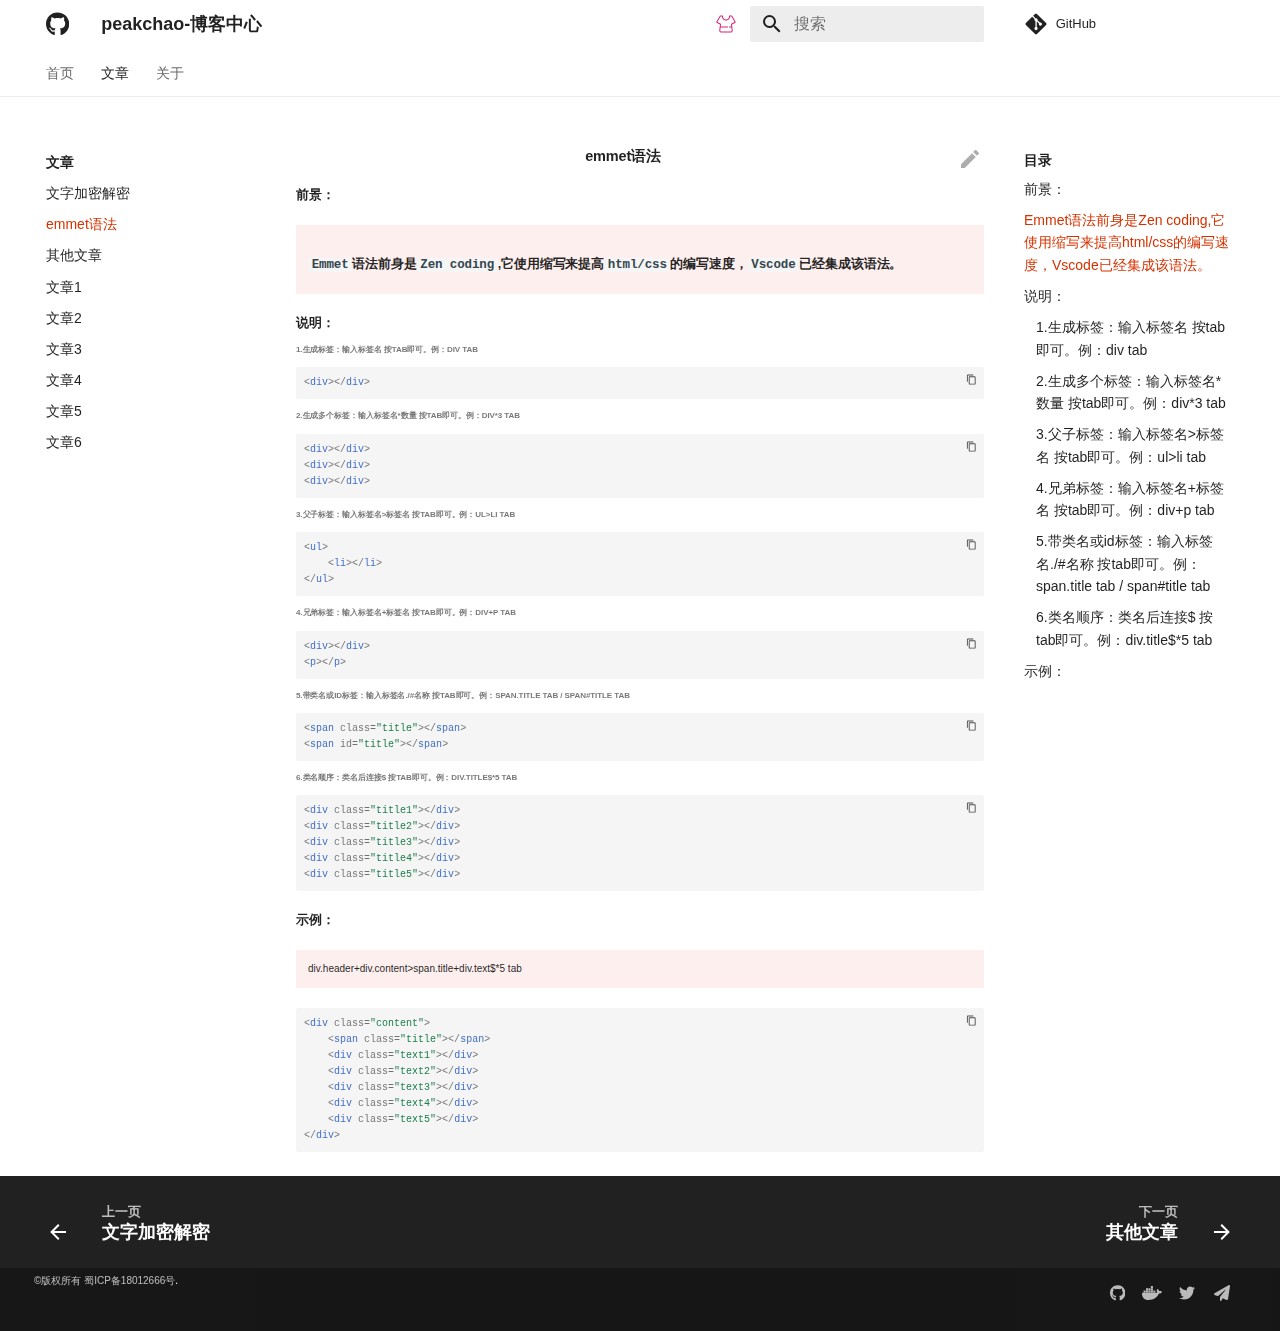
<file: blogs/emmet语法/index.html>
<!doctype html>
<html lang="zh" class="no-js">
  <head>
    
      <meta charset="utf-8">
      <meta name="viewport" content="width=device-width,initial-scale=1">
      
        <meta name="description" content="peakchao-博客中心">
      
      
        <meta name="author" content="peakchao">
      
      
      <link rel="icon" href="../../assets/logo.png">
      <meta name="generator" content="mkdocs-1.4.0, mkdocs-material-8.5.6">
    
    
      
        <title>emmet语法 - peakchao-博客中心</title>
      
    
    
      <link rel="stylesheet" href="../../assets/stylesheets/main.20d9efc8.min.css">
      
        
        <link rel="stylesheet" href="../../assets/stylesheets/palette.cbb835fc.min.css">
        
      
      

    
    
    
      
    
    
      <link rel="stylesheet" href="../../css/extra.css">
    
    <script>__md_scope=new URL("../..",location),__md_hash=e=>[...e].reduce((e,_)=>(e<<5)-e+_.charCodeAt(0),0),__md_get=(e,_=localStorage,t=__md_scope)=>JSON.parse(_.getItem(t.pathname+"."+e)),__md_set=(e,_,t=localStorage,a=__md_scope)=>{try{t.setItem(a.pathname+"."+e,JSON.stringify(_))}catch(e){}}</script>
    
      

    
    
    
  </head>
  
  
    
    
      
    
    
    
    
    <body dir="ltr" data-md-color-scheme="default" data-md-color-primary="white" data-md-color-accent="white">
  
    
    
      <script>var palette=__md_get("__palette");if(palette&&"object"==typeof palette.color)for(var key of Object.keys(palette.color))document.body.setAttribute("data-md-color-"+key,palette.color[key])</script>
    
    <input class="md-toggle" data-md-toggle="drawer" type="checkbox" id="__drawer" autocomplete="off">
    <input class="md-toggle" data-md-toggle="search" type="checkbox" id="__search" autocomplete="off">
    <label class="md-overlay" for="__drawer"></label>
    <div data-md-component="skip">
      
        
        <a href="#_1" class="md-skip">
          跳转至
        </a>
      
    </div>
    <div data-md-component="announce">
      
    </div>
    
    
      

<header class="md-header" data-md-component="header">
  <nav class="md-header__inner md-grid" aria-label="页眉">
    <a href="../.." title="peakchao-博客中心" class="md-header__button md-logo" aria-label="peakchao-博客中心" data-md-component="logo">
      
    
    <svg xmlns="http://www.w3.org/2000/svg" viewBox="0 0 496 512"><!--! Font Awesome Free 6.1.1 by @fontawesome - https://fontawesome.com License - https://fontawesome.com/license/free (Icons: CC BY 4.0, Fonts: SIL OFL 1.1, Code: MIT License) Copyright 2022 Fonticons, Inc.--><path d="M165.9 397.4c0 2-2.3 3.6-5.2 3.6-3.3.3-5.6-1.3-5.6-3.6 0-2 2.3-3.6 5.2-3.6 3-.3 5.6 1.3 5.6 3.6zm-31.1-4.5c-.7 2 1.3 4.3 4.3 4.9 2.6 1 5.6 0 6.2-2s-1.3-4.3-4.3-5.2c-2.6-.7-5.5.3-6.2 2.3zm44.2-1.7c-2.9.7-4.9 2.6-4.6 4.9.3 2 2.9 3.3 5.9 2.6 2.9-.7 4.9-2.6 4.6-4.6-.3-1.9-3-3.2-5.9-2.9zM244.8 8C106.1 8 0 113.3 0 252c0 110.9 69.8 205.8 169.5 239.2 12.8 2.3 17.3-5.6 17.3-12.1 0-6.2-.3-40.4-.3-61.4 0 0-70 15-84.7-29.8 0 0-11.4-29.1-27.8-36.6 0 0-22.9-15.7 1.6-15.4 0 0 24.9 2 38.6 25.8 21.9 38.6 58.6 27.5 72.9 20.9 2.3-16 8.8-27.1 16-33.7-55.9-6.2-112.3-14.3-112.3-110.5 0-27.5 7.6-41.3 23.6-58.9-2.6-6.5-11.1-33.3 2.6-67.9 20.9-6.5 69 27 69 27 20-5.6 41.5-8.5 62.8-8.5s42.8 2.9 62.8 8.5c0 0 48.1-33.6 69-27 13.7 34.7 5.2 61.4 2.6 67.9 16 17.7 25.8 31.5 25.8 58.9 0 96.5-58.9 104.2-114.8 110.5 9.2 7.9 17 22.9 17 46.4 0 33.7-.3 75.4-.3 83.6 0 6.5 4.6 14.4 17.3 12.1C428.2 457.8 496 362.9 496 252 496 113.3 383.5 8 244.8 8zM97.2 352.9c-1.3 1-1 3.3.7 5.2 1.6 1.6 3.9 2.3 5.2 1 1.3-1 1-3.3-.7-5.2-1.6-1.6-3.9-2.3-5.2-1zm-10.8-8.1c-.7 1.3.3 2.9 2.3 3.9 1.6 1 3.6.7 4.3-.7.7-1.3-.3-2.9-2.3-3.9-2-.6-3.6-.3-4.3.7zm32.4 35.6c-1.6 1.3-1 4.3 1.3 6.2 2.3 2.3 5.2 2.6 6.5 1 1.3-1.3.7-4.3-1.3-6.2-2.2-2.3-5.2-2.6-6.5-1zm-11.4-14.7c-1.6 1-1.6 3.6 0 5.9 1.6 2.3 4.3 3.3 5.6 2.3 1.6-1.3 1.6-3.9 0-6.2-1.4-2.3-4-3.3-5.6-2z"/></svg>
  
    </a>
    <label class="md-header__button md-icon" for="__drawer">
      <svg xmlns="http://www.w3.org/2000/svg" viewBox="0 0 24 24"><path d="M3 6h18v2H3V6m0 5h18v2H3v-2m0 5h18v2H3v-2Z"/></svg>
    </label>
    <div class="md-header__title" data-md-component="header-title">
      <div class="md-header__ellipsis">
        <div class="md-header__topic">
          <span class="md-ellipsis">
            peakchao-博客中心
          </span>
        </div>
        <div class="md-header__topic" data-md-component="header-topic">
          <span class="md-ellipsis">
            
              emmet语法
            
          </span>
        </div>
      </div>
    </div>
    
      <form class="md-header__option" data-md-component="palette">
        
          
          
          <input class="md-option" data-md-color-media="" data-md-color-scheme="default" data-md-color-primary="white" data-md-color-accent="white"  aria-label="切换主题模式"  type="radio" name="__palette" id="__palette_1">
          
            <label class="md-header__button md-icon" title="切换主题模式" for="__palette_3" hidden>
              <?xml version="1.0" standalone="no"?><!DOCTYPE svg PUBLIC "-//W3C//DTD SVG 1.1//EN" "http://www.w3.org/Graphics/SVG/1.1/DTD/svg11.dtd"><svg t="1649907441147" class="icon" viewBox="0 0 1024 1024" version="1.1" xmlns="http://www.w3.org/2000/svg" p-id="4142" xmlns:xlink="http://www.w3.org/1999/xlink" width="64" height="64"><defs><style type="text/css"></style></defs><path d="M744.661333 149.333333l1.450667 0.085334 1.408 0.128 1.408 0.170666 1.365333 0.213334 1.408 0.256 1.365334 0.298666 1.365333 0.341334 1.322667 0.426666 1.322666 0.426667 1.322667 0.426667 1.28 0.512 1.28 0.554666 1.237333 0.597334 1.237334 0.64 1.237333 0.682666 1.152 0.725334 1.194667 0.725333 1.109333 0.853333 1.152 0.768 1.066667 0.896 1.066666 0.896 1.024 0.938667 1.024 0.981333 0.938667 0.981334 0.938667 1.066666 0.938666 1.066667 0.853334 1.109333 0.853333 1.109334 0.810667 1.194666 0.768 1.194667 0.725333 1.28 136.021333 237.952 1.024 1.92 0.938667 2.005333 0.810667 2.005334 0.725333 2.048 0.64 2.048 0.512 2.133333 0.384 2.133333 0.298667 2.133334 0.170666 2.133333 0.085334 2.133333v2.133334l-0.170667 2.176-0.256 2.133333-0.341333 2.133333-0.469334 2.133334-0.597333 2.133333-0.682667 2.133333-0.768 1.962667-0.896 2.005333-0.981333 1.92-1.109333 1.877334-1.152 1.792-1.28 1.749333-1.322667 1.706667-1.450667 1.621333-1.493333 1.536-1.578667 1.450667-1.664 1.365333-1.749333 1.322667-1.792 1.194666-1.877333 1.109334-1.92 1.066666L768 533.333333l30.677333 245.418667 0.256 2.261333 0.170667 2.304 0.170667 2.261334 0.042666 2.261333v2.261333l-0.042666 2.261334-0.085334 2.261333-0.170666 2.261333-0.256 2.261334-0.298667 2.218666-0.341333 2.218667-0.384 2.218667-0.469334 2.176-0.512 2.218666-0.597333 2.133334-0.64 2.176-0.682667 2.133333-0.725333 2.133333-0.810667 2.133334-0.853333 2.005333-0.896 2.048-0.981333 2.048-1.024 2.005333-1.066667 2.005334-1.152 1.92-1.152 1.962666-1.237333 1.877334-1.28 1.877333-1.365334 1.834667-1.365333 1.792-1.450667 1.792-1.493333 1.706666-1.536 1.706667-1.578667 1.706667-1.621333 1.578666-1.664 1.536-1.706667 1.493334-1.706666 1.493333-1.792 1.408-1.792 1.365333-1.834667 1.28-1.877333 1.28-1.877334 1.194667-1.92 1.152-1.962666 1.109333-1.962667 1.066667-2.005333 1.024-2.048 0.938667-2.048 0.896-2.090667 0.853333-2.090667 0.768-2.133333 0.725333-2.133333 0.682667-2.176 0.64-2.176 0.554667-2.218667 0.512-2.218667 0.426666-2.218666 0.426667-2.218667 0.298667-2.261333 0.256-2.261334 0.213333-2.261333 0.170667-2.304 0.085333-2.304 0.042667H307.712l-2.304-0.128-2.261333-0.170667-2.261334-0.213333-2.261333-0.256-2.218667-0.341334-2.218666-0.384-2.218667-0.426666-2.218667-0.512-2.176-0.554667-2.176-0.64-2.133333-0.682667-2.133333-0.725333-2.090667-0.768-2.090667-0.853333-2.048-0.853334-2.048-0.981333-2.005333-1.024-1.962667-1.066667-1.962666-1.109333-1.92-1.152-1.877334-1.194667-1.877333-1.28-1.834667-1.28-1.792-1.365333-1.792-1.408-1.706666-1.493333-1.706667-1.493334-1.664-1.536-1.621333-1.621333-1.578667-1.664-1.536-1.706667-1.493333-1.706666-1.450667-1.792-1.365333-1.792-1.365334-1.834667-1.28-1.877333-1.237333-1.877334-1.152-1.962666-1.152-1.92-1.066667-2.005334-1.024-2.005333-0.981333-2.048-0.896-2.048-0.853333-2.048-0.810667-2.133333-0.725333-2.090667-0.682667-2.133333-0.64-2.133334-0.597333-2.133333-0.512-2.261333-0.469334-2.133334-0.384-2.261333-0.341333-2.218667-0.298667-2.218666-0.256-2.261334-0.170666-2.261333-0.085334-2.261333-0.042666-2.261334v-2.261333l0.042666-2.261333 0.170667-2.261334 0.170667-2.304 0.256-2.261333L256 533.333333l-130.304-65.152-1.962667-1.066666-1.877333-1.109334-1.792-1.194666-1.749333-1.28-1.664-1.408-1.578667-1.450667-1.493333-1.536-1.450667-1.621333-1.322667-1.706667-1.28-1.706667-1.152-1.834666-1.109333-1.877334-0.981333-1.92-0.896-2.005333-0.768-2.005333-0.682667-2.090667-0.597333-2.133333-0.469334-2.133334-0.341333-2.133333-0.256-2.133333-0.128-2.133334-0.042667-2.133333 0.085334-2.218667 0.170666-2.133333 0.298667-2.133333 0.426667-2.133334 0.512-2.090666 0.597333-2.090667 0.725333-2.005333 0.810667-2.005334 0.938667-2.005333 1.066666-1.92 135.978667-237.952 0.725333-1.237333 0.768-1.194667 0.810667-1.152 0.853333-1.152 0.853334-1.109333 0.938666-1.066667 0.938667-1.066667 0.938667-0.981333 1.024-0.981333 1.024-0.938667 1.066666-0.853333 1.066667-0.853334 1.152-0.853333 1.109333-0.810667 1.152-0.768 1.194667-0.725333 1.237333-0.682667 1.237334-0.597333 1.237333-0.597333 1.28-0.554667 1.28-0.554667 1.322667-0.426666 1.322666-0.426667 1.322667-0.426667 1.365333-0.341333 1.365334-0.298667 1.365333-0.256 1.408-0.213333 1.408-0.170667 1.408-0.128h1.408L280.746667 149.333333h76.714666l1.365334 0.085334 1.365333 0.170666 1.365333 0.256 1.322667 0.298667 1.322667 0.341333 1.28 0.426667 1.28 0.512 1.237333 0.554667 1.237333 0.597333 1.194667 0.682667 1.152 0.725333 1.109333 0.768 1.066667 0.853333 1.066667 0.896 0.981333 0.981334 0.981333 0.981333 0.896 1.066667 0.853334 1.066666 0.768 1.109334 0.725333 1.152 0.682667 1.194666 0.597333 1.28 0.554667 1.194667 0.512 1.28 0.426666 1.28 0.341334 1.322667 0.298666 1.322666 0.256 1.365334 0.170667 1.365333 0.085333 1.365333 0.042667 1.365334V192l0.042667 3.157333 0.128 3.2 0.170666 3.157334 0.298667 3.114666 0.341333 3.157334 0.426667 3.114666 0.512 3.114667 0.554667 3.072 0.64 3.072 0.725333 3.029333 0.810667 3.029334 0.896 2.986666 0.938666 2.986667 1.024 2.986667 1.066667 2.901333 1.152 2.901333 1.237333 2.858667 1.322667 2.858667 1.365333 2.816 1.408 2.773333 1.536 2.730667 1.578667 2.688 1.621333 2.688 1.706667 2.602666 1.792 2.602667 1.834667 2.56 1.877333 2.474667 1.962667 2.474666 2.048 2.432 2.090666 2.346667 2.176 2.346667 2.218667 2.261333 2.261333 2.218667 2.304 2.176 2.389334 2.133333 2.432 1.962667 2.432 2.005333 2.517333 1.877333 2.56 1.834667 2.602667 1.792 2.602666 1.706667 2.688 1.621333 2.688 1.578667 2.730667 1.493333 2.773333 1.450667 2.816 1.365333 2.858667 1.322667 2.858667 1.28 2.901333 1.109333 2.901333 1.066667 2.986667 1.024 2.944 0.938666 3.029333 0.896 3.029334 0.768 3.029333 0.725334 3.072 0.682666 3.072 0.554667 3.114667 0.512 3.114666 0.426667 3.114667 0.341333 3.157333 0.298667 3.157334 0.170666 3.2 0.128 3.242666 0.042667h3.157334l3.2-0.170667 3.157333-0.170666 3.114667-0.298667 3.157333-0.341333 3.114667-0.426667 3.072-0.512 3.114666-0.554667 3.029334-0.682666 3.072-0.725334 3.029333-0.768 2.986667-0.853333 2.986666-0.981333 2.944-1.024 2.901334-1.066667 2.901333-1.152 2.858667-1.237333 2.858666-1.28 2.816-1.408 2.773334-1.408 2.730666-1.536 2.688-1.536 2.688-1.664 2.602667-1.706667 2.602667-1.706667 2.56-1.877333 2.474666-1.92 2.474667-1.962667 2.432-2.048 2.346667-2.090666 2.346666-2.133334 2.261334-2.218666 2.218666-2.304 2.133334-2.304 2.090666-2.389334 2.048-2.389333 1.962667-2.474667 1.92-2.517333 1.834667-2.517333 1.749333-2.56 1.706667-2.645334 1.664-2.688 1.578666-2.688 1.493334-2.730666 1.408-2.773334 1.408-2.816 1.28-2.858666 1.237333-2.858667 1.152-2.901333 1.066667-2.901334 1.024-2.944 0.938666-2.986666 0.896-2.986667 0.810667-2.986667 0.725333-3.114666 0.64-3.072 0.554667-3.072 0.512-3.072 0.426667-3.114667 0.341333-3.157333 0.298667-3.157334 0.170666-3.114666 0.128-3.2 0.042667-3.157334v-14.848l0.042667-1.408 0.085333-1.365333 0.170667-1.365333 0.256-1.28 0.298666-1.408 0.341334-1.28 0.426666-1.28 0.512-1.28 0.554667-1.28 0.597333-1.194667 0.682667-1.194667 0.725333-1.152 0.768-1.109333 0.853334-1.109333 0.896-1.024 0.981333-1.024 0.981333-0.938667 1.066667-0.853333 1.066667-0.853334 1.109333-0.810666 1.152-0.725334 1.194667-0.682666 1.237333-0.597334 1.237333-0.554666 1.237334-0.512 1.322666-0.426667 1.322667-0.341333 1.322667-0.298667 1.322666-0.256 1.365334-0.170667 1.408-0.085333h78.122666zM682.666667 192v0.341333l-0.042667 3.968-0.170667 4.266667-0.256 4.181333-0.341333 4.181334-0.469333 4.181333-0.597334 4.138667-0.64 4.138666-0.768 4.096-0.896 4.096-0.981333 4.053334-1.024 4.053333-1.194667 4.010667-1.237333 3.968-1.365333 3.925333-1.450667 3.882667-1.536 3.882666-1.664 3.84-1.706667 3.754667-1.834666 3.754667-1.92 3.712-2.005334 3.626666-2.090666 3.626667-2.176 3.541333-2.304 3.498667-2.346667 3.456-2.432 3.413333-2.56 3.328-2.602667 3.285334-2.730666 3.2-2.773334 3.157333-2.901333 3.114667-2.944 3.029333-3.029333 2.986667-3.114667 2.858666-3.157333 2.773334-3.2 2.688-3.285334 2.645333-3.328 2.56-3.413333 2.432-3.456 2.346667-3.498667 2.304-3.541333 2.176-3.626667 2.133333-3.626666 1.962667-3.712 1.92-3.754667 1.834666-3.754667 1.706667-3.84 1.706667-3.882666 1.493333-3.882667 1.450667-3.925333 1.365333-3.968 1.28-4.010667 1.109333-4.010667 1.066667-4.096 0.981333-4.053333 0.853334-4.138667 0.768-4.138666 0.682666-4.138667 0.554667-4.181333 0.469333-4.181334 0.426667-4.224 0.213333-4.224 0.170667-3.968 0.042667h-4.565333l-4.224-0.213334-4.224-0.256-4.181333-0.384-4.181334-0.426666-4.181333-0.597334-4.138667-0.682666-4.096-0.768-4.096-0.853334-4.053333-0.981333-4.053333-1.066667-3.968-1.152-3.968-1.28-3.968-1.28-3.882667-1.493333-3.882667-1.578667-3.797333-1.621333-3.797333-1.706667-3.754667-1.834666-3.712-1.92-3.626667-2.005334-3.626666-2.133333-3.541334-2.133333-3.498666-2.304-3.456-2.389334-3.413334-2.432-3.328-2.517333-3.285333-2.645333-3.242667-2.688-3.157333-2.816-3.072-2.858667-3.072-2.986667-2.944-2.986666-2.858667-3.114667-2.816-3.157333-2.688-3.242667-2.645333-3.285333-2.517333-3.328-2.474667-3.413334-2.346667-3.413333-2.261333-3.541333-2.218667-3.541334-2.090666-3.626666-2.005334-3.669334-1.92-3.669333-1.834666-3.754667-1.706667-3.797333-1.664-3.797333-1.536-3.84-1.450667-3.925334-1.365333-3.968-1.237333-3.968-1.152-4.010666-1.066667-4.010667-0.981333-4.053333-0.853334-4.096-0.810666-4.138667-0.64-4.096-0.597334-4.181333-0.426666-4.181334-0.384-4.181333-0.256-4.224-0.170667-4.224L341.333333 192.256V192l-60.202666 0.042667h-0.341334l-0.213333 0.298666-135.552 237.226667-0.256 0.426667 0.469333 0.256 129.834667 64.896 3.072 1.706666 2.901333 1.962667 2.773334 2.133333 2.56 2.389334 2.346666 2.602666 2.133334 2.773334 1.92 2.986666 1.621333 3.072 1.408 3.2 1.109333 3.328 0.853334 3.413334 0.597333 3.413333 0.256 3.498667v3.498666l-0.298667 3.498667-30.634666 245.12-0.170667 1.450667-0.085333 1.109333-0.042667 1.152-0.042667 1.152v2.261333l0.085334 1.109334 0.085333 1.109333 0.085333 1.152 0.170667 1.109333 0.170667 1.109334 0.170666 1.109333 0.256 1.109333 0.256 1.066667 0.298667 1.109333 0.298667 1.066667 0.341333 1.066667 0.384 1.066666 0.384 1.024 0.426667 1.066667 0.469333 1.024 0.469333 0.981333 0.512 1.024 0.554667 0.981334 0.554667 0.981333 0.597333 0.981333 0.597333 0.938667 0.682667 0.938667 0.64 0.896 0.725333 0.896 0.682667 0.896 0.768 0.896 0.768 0.853333 0.810667 0.853333 0.810666 0.768 0.810667 0.768 0.853333 0.768 0.853334 0.725334 0.896 0.682666 0.896 0.682667 0.896 0.682667 0.938666 0.597333 0.938667 0.597333 0.981333 0.597334 0.981334 0.554666 0.981333 0.512 1.024 0.512 0.981333 0.469334 1.024 0.469333 1.066667 0.426667 1.066667 0.426666 1.024 0.298667 1.109333 0.341333 1.066667 0.341334 1.066666 0.256 1.109334 0.256 1.109333 0.213333 1.109333 0.213333 1.109334 0.170667 1.152 0.128 1.109333 0.128 1.152 0.042667 1.152 0.042666 1.408 0.042667H715.136l1.152-0.085333h1.152l1.109333-0.170667 1.152-0.128 1.109334-0.170667 1.109333-0.213333 1.109333-0.213333 1.109334-0.256 1.066666-0.256 1.066667-0.341334 1.109333-0.341333 1.024-0.341333 1.066667-0.384 1.024-0.426667 1.066667-0.426667 0.981333-0.512 1.024-0.512 0.981333-0.512 0.981334-0.554666 0.981333-0.597334 0.938667-0.597333 0.938666-0.597333 0.896-0.682667 0.896-0.682667 0.896-0.682666 0.853334-0.725334 0.853333-0.768 0.810667-0.768 0.810666-0.810666 0.810667-0.810667 0.768-0.853333 0.768-0.853334 0.682667-0.938666 0.725333-0.853334 0.64-0.938666 0.682667-0.938667 0.597333-0.938667 0.597333-0.981333 0.554667-0.981333 0.554667-0.981334 0.512-1.024 0.469333-0.981333 0.469333-1.024 0.426667-1.066667 0.384-1.024 0.384-1.066666 0.341333-1.066667 0.298667-1.066667 0.298667-1.109333 0.256-1.066667 0.256-1.109333 0.170666-1.109333 0.170667-1.109334 0.170667-1.109333 0.085333-1.152 0.085333-1.109333 0.085334-1.109334v-2.261333l-0.042667-1.152-0.042667-1.152-0.085333-1.109333-0.170667-1.450667-30.634666-245.12-0.298667-3.498667v-3.498666l0.256-3.498667 0.597333-3.413333 0.853334-3.413334 1.109333-3.328 1.408-3.2 1.621333-3.114666 1.92-2.944 2.133334-2.773334 2.346666-2.56 2.56-2.432 2.773334-2.133333 2.901333-1.962667 3.072-1.706666 129.834667-64.853334 0.469333-0.298666-0.256-0.426667-135.552-237.226667-0.170667-0.341333H682.666667z" fill="#d4237a" p-id="4143"></path><path d="M577.109333 618.709333l1.109334 0.042667 1.066666 0.170667 1.066667 0.170666 0.981333 0.256 1.066667 0.256 0.938667 0.341334 1.024 0.426666 0.896 0.426667 0.938666 0.426667 0.853334 0.512 0.853333 0.554666 0.896 0.597334 0.768 0.64 0.768 0.682666 0.810667 0.682667 0.682666 0.768 0.682667 0.768 0.597333 0.853333 0.597334 0.768 0.554666 0.896 0.512 0.896 0.512 0.896 0.426667 0.938667 0.384 0.981333 0.298667 0.981334 0.298666 1.024 0.213334 1.024 0.213333 1.066666 0.170667 1.066667v1.066667l0.085333 1.109333-0.042667 1.109333-0.042666 1.066667-0.170667 1.066667-0.213333 1.066666-0.213334 1.024-0.298666 0.981334-0.298667 1.024-0.426667 0.938666-0.426666 0.981334-0.469334 0.896-0.512 0.896-0.554666 0.853333-0.597334 0.853333-0.597333 0.853334-0.682667 0.725333-0.682666 0.725333-0.810667 0.725334-0.768 0.682666-0.768 0.597334-0.853333 0.597333-0.853334 0.554667-0.853333 0.512-0.981333 0.512-0.896 0.426666-1.024 0.426667-0.938667 0.256-1.066667 0.298667-0.981333 0.256-1.066667 0.170666-1.066666 0.128-1.109334 0.085334-1.109333 0.042666H276.266667l-1.066667-0.128-1.109333-0.128-1.024-0.170666-1.024-0.256-1.024-0.298667-0.981334-0.298667-0.981333-0.384-0.938667-0.426666-0.938666-0.512-0.853334-0.512-0.853333-0.554667-0.853333-0.597333-0.810667-0.597334-0.768-0.682666-0.768-0.725334-0.682667-0.725333-0.682666-0.768L260.266667 652.8l-0.597334-0.853333-0.554666-0.853334-0.512-0.853333-0.469334-0.938667-0.426666-0.981333-0.426667-0.938667-0.298667-1.024-0.256-0.981333-0.256-1.024-0.213333-1.066667-0.128-1.066666-0.042667-1.066667L256 640v-1.109333l0.085333-1.066667 0.128-1.066667 0.213334-1.066666 0.256-1.024 0.256-1.024 0.341333-0.981334 0.426667-0.981333 0.384-0.938667 0.469333-0.853333 0.512-0.938667 0.554667-0.853333 0.597333-0.853333 0.64-0.810667 0.682667-0.768 0.682666-0.768 0.768-0.682667 0.768-0.682666 0.768-0.64 0.853334-0.597334 0.853333-0.554666 0.896-0.512 0.938667-0.426667 0.938666-0.426667 0.981334-0.426666 0.981333-0.341334 1.024-0.256 1.024-0.256 1.024-0.170666 1.109333-0.170667h1.066667l1.109333-0.085333h298.666667l1.066667 0.042666zM750.378667 618.709333l1.066666 0.042667 1.109334 0.170667 1.024 0.170666 1.024 0.256 1.024 0.256 0.981333 0.341334 0.981333 0.426666 0.938667 0.426667 0.938667 0.426667 0.853333 0.512 0.853333 0.554666 0.853334 0.597334 0.853333 0.64 0.768 0.682666 0.725333 0.682667 0.725334 0.768 0.64 0.768 0.64 0.853333 0.597333 0.768 0.554667 0.896 0.512 0.896 0.469333 0.896 0.426667 0.938667 0.426666 0.981333 0.298667 0.981334 0.256 1.024 0.256 1.024 0.213333 1.066666 0.128 1.066667 0.085334 1.066667v2.218666l-0.085334 1.066667-0.128 1.066667-0.213333 1.066666-0.256 1.024-0.256 0.981334-0.341333 1.024-0.384 0.938666-0.426667 0.981334-0.469333 0.896-0.512 0.896-0.554667 0.853333-0.597333 0.853333-0.64 0.853334-0.64 0.725333-0.725334 0.725333-0.725333 0.725334-0.810667 0.682666-0.768 0.597334-0.853333 0.597333-0.853333 0.554667-0.896 0.512-0.938667 0.512-0.938667 0.426666-0.981333 0.426667-0.981333 0.256-1.024 0.298667-1.024 0.256-1.024 0.170666-1.109334 0.128-1.066666 0.085334-1.109334 0.042666H660.224l-1.066667-0.128-1.066666-0.128-1.066667-0.170666-1.024-0.256-1.024-0.298667-0.981333-0.298667-0.981334-0.384-0.938666-0.426666-0.896-0.512-0.896-0.512-0.853334-0.554667-0.853333-0.597333-0.810667-0.597334-0.768-0.682666-0.725333-0.725334-0.725333-0.725333-0.682667-0.768-0.64-0.810667-0.597333-0.853333-0.554667-0.853333-0.512-0.853334-0.426667-0.938666-0.426666-0.981334-0.426667-0.938666-0.341333-1.024-0.256-0.981334-0.256-1.024-0.170667-1.066666-0.170667-1.066667-0.042666-1.066667L640 640v-1.109333l0.085333-1.066667 0.170667-1.066667 0.170667-1.066666 0.256-1.024 0.256-1.024 0.341333-0.981334 0.426667-0.981333 0.426666-0.938667 0.426667-0.853333 0.512-0.938667 0.554667-0.853333 0.597333-0.853333 0.64-0.810667 0.682667-0.768 0.725333-0.768 0.725333-0.682667 0.768-0.682666 0.810667-0.64 0.853333-0.597334 0.853334-0.554666 0.853333-0.512 0.938667-0.426667 0.938666-0.426667 0.981334-0.426666 0.981333-0.341334 1.024-0.256 1.024-0.256 1.066667-0.170666 1.066666-0.170667h1.066667l1.109333-0.085333h87.936l1.109334 0.042666z" fill="#d4237a" p-id="4144"></path></svg>
            </label>
          
        
          
          
          <input class="md-option" data-md-color-media="" data-md-color-scheme="slate" data-md-color-primary="indigo" data-md-color-accent="indigo"  aria-label="切换主题模式"  type="radio" name="__palette" id="__palette_2">
          
            <label class="md-header__button md-icon" title="切换主题模式" for="__palette_1" hidden>
              <?xml version="1.0" standalone="no"?><!DOCTYPE svg PUBLIC "-//W3C//DTD SVG 1.1//EN" "http://www.w3.org/Graphics/SVG/1.1/DTD/svg11.dtd"><svg t="1649907441147" class="icon" viewBox="0 0 1024 1024" version="1.1" xmlns="http://www.w3.org/2000/svg" p-id="4142" xmlns:xlink="http://www.w3.org/1999/xlink" width="64" height="64"><defs><style type="text/css"></style></defs><path d="M744.661333 149.333333l1.450667 0.085334 1.408 0.128 1.408 0.170666 1.365333 0.213334 1.408 0.256 1.365334 0.298666 1.365333 0.341334 1.322667 0.426666 1.322666 0.426667 1.322667 0.426667 1.28 0.512 1.28 0.554666 1.237333 0.597334 1.237334 0.64 1.237333 0.682666 1.152 0.725334 1.194667 0.725333 1.109333 0.853333 1.152 0.768 1.066667 0.896 1.066666 0.896 1.024 0.938667 1.024 0.981333 0.938667 0.981334 0.938667 1.066666 0.938666 1.066667 0.853334 1.109333 0.853333 1.109334 0.810667 1.194666 0.768 1.194667 0.725333 1.28 136.021333 237.952 1.024 1.92 0.938667 2.005333 0.810667 2.005334 0.725333 2.048 0.64 2.048 0.512 2.133333 0.384 2.133333 0.298667 2.133334 0.170666 2.133333 0.085334 2.133333v2.133334l-0.170667 2.176-0.256 2.133333-0.341333 2.133333-0.469334 2.133334-0.597333 2.133333-0.682667 2.133333-0.768 1.962667-0.896 2.005333-0.981333 1.92-1.109333 1.877334-1.152 1.792-1.28 1.749333-1.322667 1.706667-1.450667 1.621333-1.493333 1.536-1.578667 1.450667-1.664 1.365333-1.749333 1.322667-1.792 1.194666-1.877333 1.109334-1.92 1.066666L768 533.333333l30.677333 245.418667 0.256 2.261333 0.170667 2.304 0.170667 2.261334 0.042666 2.261333v2.261333l-0.042666 2.261334-0.085334 2.261333-0.170666 2.261333-0.256 2.261334-0.298667 2.218666-0.341333 2.218667-0.384 2.218667-0.469334 2.176-0.512 2.218666-0.597333 2.133334-0.64 2.176-0.682667 2.133333-0.725333 2.133333-0.810667 2.133334-0.853333 2.005333-0.896 2.048-0.981333 2.048-1.024 2.005333-1.066667 2.005334-1.152 1.92-1.152 1.962666-1.237333 1.877334-1.28 1.877333-1.365334 1.834667-1.365333 1.792-1.450667 1.792-1.493333 1.706666-1.536 1.706667-1.578667 1.706667-1.621333 1.578666-1.664 1.536-1.706667 1.493334-1.706666 1.493333-1.792 1.408-1.792 1.365333-1.834667 1.28-1.877333 1.28-1.877334 1.194667-1.92 1.152-1.962666 1.109333-1.962667 1.066667-2.005333 1.024-2.048 0.938667-2.048 0.896-2.090667 0.853333-2.090667 0.768-2.133333 0.725333-2.133333 0.682667-2.176 0.64-2.176 0.554667-2.218667 0.512-2.218667 0.426666-2.218666 0.426667-2.218667 0.298667-2.261333 0.256-2.261334 0.213333-2.261333 0.170667-2.304 0.085333-2.304 0.042667H307.712l-2.304-0.128-2.261333-0.170667-2.261334-0.213333-2.261333-0.256-2.218667-0.341334-2.218666-0.384-2.218667-0.426666-2.218667-0.512-2.176-0.554667-2.176-0.64-2.133333-0.682667-2.133333-0.725333-2.090667-0.768-2.090667-0.853333-2.048-0.853334-2.048-0.981333-2.005333-1.024-1.962667-1.066667-1.962666-1.109333-1.92-1.152-1.877334-1.194667-1.877333-1.28-1.834667-1.28-1.792-1.365333-1.792-1.408-1.706666-1.493333-1.706667-1.493334-1.664-1.536-1.621333-1.621333-1.578667-1.664-1.536-1.706667-1.493333-1.706666-1.450667-1.792-1.365333-1.792-1.365334-1.834667-1.28-1.877333-1.237333-1.877334-1.152-1.962666-1.152-1.92-1.066667-2.005334-1.024-2.005333-0.981333-2.048-0.896-2.048-0.853333-2.048-0.810667-2.133333-0.725333-2.090667-0.682667-2.133333-0.64-2.133334-0.597333-2.133333-0.512-2.261333-0.469334-2.133334-0.384-2.261333-0.341333-2.218667-0.298667-2.218666-0.256-2.261334-0.170666-2.261333-0.085334-2.261333-0.042666-2.261334v-2.261333l0.042666-2.261333 0.170667-2.261334 0.170667-2.304 0.256-2.261333L256 533.333333l-130.304-65.152-1.962667-1.066666-1.877333-1.109334-1.792-1.194666-1.749333-1.28-1.664-1.408-1.578667-1.450667-1.493333-1.536-1.450667-1.621333-1.322667-1.706667-1.28-1.706667-1.152-1.834666-1.109333-1.877334-0.981333-1.92-0.896-2.005333-0.768-2.005333-0.682667-2.090667-0.597333-2.133333-0.469334-2.133334-0.341333-2.133333-0.256-2.133333-0.128-2.133334-0.042667-2.133333 0.085334-2.218667 0.170666-2.133333 0.298667-2.133333 0.426667-2.133334 0.512-2.090666 0.597333-2.090667 0.725333-2.005333 0.810667-2.005334 0.938667-2.005333 1.066666-1.92 135.978667-237.952 0.725333-1.237333 0.768-1.194667 0.810667-1.152 0.853333-1.152 0.853334-1.109333 0.938666-1.066667 0.938667-1.066667 0.938667-0.981333 1.024-0.981333 1.024-0.938667 1.066666-0.853333 1.066667-0.853334 1.152-0.853333 1.109333-0.810667 1.152-0.768 1.194667-0.725333 1.237333-0.682667 1.237334-0.597333 1.237333-0.597333 1.28-0.554667 1.28-0.554667 1.322667-0.426666 1.322666-0.426667 1.322667-0.426667 1.365333-0.341333 1.365334-0.298667 1.365333-0.256 1.408-0.213333 1.408-0.170667 1.408-0.128h1.408L280.746667 149.333333h76.714666l1.365334 0.085334 1.365333 0.170666 1.365333 0.256 1.322667 0.298667 1.322667 0.341333 1.28 0.426667 1.28 0.512 1.237333 0.554667 1.237333 0.597333 1.194667 0.682667 1.152 0.725333 1.109333 0.768 1.066667 0.853333 1.066667 0.896 0.981333 0.981334 0.981333 0.981333 0.896 1.066667 0.853334 1.066666 0.768 1.109334 0.725333 1.152 0.682667 1.194666 0.597333 1.28 0.554667 1.194667 0.512 1.28 0.426666 1.28 0.341334 1.322667 0.298666 1.322666 0.256 1.365334 0.170667 1.365333 0.085333 1.365333 0.042667 1.365334V192l0.042667 3.157333 0.128 3.2 0.170666 3.157334 0.298667 3.114666 0.341333 3.157334 0.426667 3.114666 0.512 3.114667 0.554667 3.072 0.64 3.072 0.725333 3.029333 0.810667 3.029334 0.896 2.986666 0.938666 2.986667 1.024 2.986667 1.066667 2.901333 1.152 2.901333 1.237333 2.858667 1.322667 2.858667 1.365333 2.816 1.408 2.773333 1.536 2.730667 1.578667 2.688 1.621333 2.688 1.706667 2.602666 1.792 2.602667 1.834667 2.56 1.877333 2.474667 1.962667 2.474666 2.048 2.432 2.090666 2.346667 2.176 2.346667 2.218667 2.261333 2.261333 2.218667 2.304 2.176 2.389334 2.133333 2.432 1.962667 2.432 2.005333 2.517333 1.877333 2.56 1.834667 2.602667 1.792 2.602666 1.706667 2.688 1.621333 2.688 1.578667 2.730667 1.493333 2.773333 1.450667 2.816 1.365333 2.858667 1.322667 2.858667 1.28 2.901333 1.109333 2.901333 1.066667 2.986667 1.024 2.944 0.938666 3.029333 0.896 3.029334 0.768 3.029333 0.725334 3.072 0.682666 3.072 0.554667 3.114667 0.512 3.114666 0.426667 3.114667 0.341333 3.157333 0.298667 3.157334 0.170666 3.2 0.128 3.242666 0.042667h3.157334l3.2-0.170667 3.157333-0.170666 3.114667-0.298667 3.157333-0.341333 3.114667-0.426667 3.072-0.512 3.114666-0.554667 3.029334-0.682666 3.072-0.725334 3.029333-0.768 2.986667-0.853333 2.986666-0.981333 2.944-1.024 2.901334-1.066667 2.901333-1.152 2.858667-1.237333 2.858666-1.28 2.816-1.408 2.773334-1.408 2.730666-1.536 2.688-1.536 2.688-1.664 2.602667-1.706667 2.602667-1.706667 2.56-1.877333 2.474666-1.92 2.474667-1.962667 2.432-2.048 2.346667-2.090666 2.346666-2.133334 2.261334-2.218666 2.218666-2.304 2.133334-2.304 2.090666-2.389334 2.048-2.389333 1.962667-2.474667 1.92-2.517333 1.834667-2.517333 1.749333-2.56 1.706667-2.645334 1.664-2.688 1.578666-2.688 1.493334-2.730666 1.408-2.773334 1.408-2.816 1.28-2.858666 1.237333-2.858667 1.152-2.901333 1.066667-2.901334 1.024-2.944 0.938666-2.986666 0.896-2.986667 0.810667-2.986667 0.725333-3.114666 0.64-3.072 0.554667-3.072 0.512-3.072 0.426667-3.114667 0.341333-3.157333 0.298667-3.157334 0.170666-3.114666 0.128-3.2 0.042667-3.157334v-14.848l0.042667-1.408 0.085333-1.365333 0.170667-1.365333 0.256-1.28 0.298666-1.408 0.341334-1.28 0.426666-1.28 0.512-1.28 0.554667-1.28 0.597333-1.194667 0.682667-1.194667 0.725333-1.152 0.768-1.109333 0.853334-1.109333 0.896-1.024 0.981333-1.024 0.981333-0.938667 1.066667-0.853333 1.066667-0.853334 1.109333-0.810666 1.152-0.725334 1.194667-0.682666 1.237333-0.597334 1.237333-0.554666 1.237334-0.512 1.322666-0.426667 1.322667-0.341333 1.322667-0.298667 1.322666-0.256 1.365334-0.170667 1.408-0.085333h78.122666zM682.666667 192v0.341333l-0.042667 3.968-0.170667 4.266667-0.256 4.181333-0.341333 4.181334-0.469333 4.181333-0.597334 4.138667-0.64 4.138666-0.768 4.096-0.896 4.096-0.981333 4.053334-1.024 4.053333-1.194667 4.010667-1.237333 3.968-1.365333 3.925333-1.450667 3.882667-1.536 3.882666-1.664 3.84-1.706667 3.754667-1.834666 3.754667-1.92 3.712-2.005334 3.626666-2.090666 3.626667-2.176 3.541333-2.304 3.498667-2.346667 3.456-2.432 3.413333-2.56 3.328-2.602667 3.285334-2.730666 3.2-2.773334 3.157333-2.901333 3.114667-2.944 3.029333-3.029333 2.986667-3.114667 2.858666-3.157333 2.773334-3.2 2.688-3.285334 2.645333-3.328 2.56-3.413333 2.432-3.456 2.346667-3.498667 2.304-3.541333 2.176-3.626667 2.133333-3.626666 1.962667-3.712 1.92-3.754667 1.834666-3.754667 1.706667-3.84 1.706667-3.882666 1.493333-3.882667 1.450667-3.925333 1.365333-3.968 1.28-4.010667 1.109333-4.010667 1.066667-4.096 0.981333-4.053333 0.853334-4.138667 0.768-4.138666 0.682666-4.138667 0.554667-4.181333 0.469333-4.181334 0.426667-4.224 0.213333-4.224 0.170667-3.968 0.042667h-4.565333l-4.224-0.213334-4.224-0.256-4.181333-0.384-4.181334-0.426666-4.181333-0.597334-4.138667-0.682666-4.096-0.768-4.096-0.853334-4.053333-0.981333-4.053333-1.066667-3.968-1.152-3.968-1.28-3.968-1.28-3.882667-1.493333-3.882667-1.578667-3.797333-1.621333-3.797333-1.706667-3.754667-1.834666-3.712-1.92-3.626667-2.005334-3.626666-2.133333-3.541334-2.133333-3.498666-2.304-3.456-2.389334-3.413334-2.432-3.328-2.517333-3.285333-2.645333-3.242667-2.688-3.157333-2.816-3.072-2.858667-3.072-2.986667-2.944-2.986666-2.858667-3.114667-2.816-3.157333-2.688-3.242667-2.645333-3.285333-2.517333-3.328-2.474667-3.413334-2.346667-3.413333-2.261333-3.541333-2.218667-3.541334-2.090666-3.626666-2.005334-3.669334-1.92-3.669333-1.834666-3.754667-1.706667-3.797333-1.664-3.797333-1.536-3.84-1.450667-3.925334-1.365333-3.968-1.237333-3.968-1.152-4.010666-1.066667-4.010667-0.981333-4.053333-0.853334-4.096-0.810666-4.138667-0.64-4.096-0.597334-4.181333-0.426666-4.181334-0.384-4.181333-0.256-4.224-0.170667-4.224L341.333333 192.256V192l-60.202666 0.042667h-0.341334l-0.213333 0.298666-135.552 237.226667-0.256 0.426667 0.469333 0.256 129.834667 64.896 3.072 1.706666 2.901333 1.962667 2.773334 2.133333 2.56 2.389334 2.346666 2.602666 2.133334 2.773334 1.92 2.986666 1.621333 3.072 1.408 3.2 1.109333 3.328 0.853334 3.413334 0.597333 3.413333 0.256 3.498667v3.498666l-0.298667 3.498667-30.634666 245.12-0.170667 1.450667-0.085333 1.109333-0.042667 1.152-0.042667 1.152v2.261333l0.085334 1.109334 0.085333 1.109333 0.085333 1.152 0.170667 1.109333 0.170667 1.109334 0.170666 1.109333 0.256 1.109333 0.256 1.066667 0.298667 1.109333 0.298667 1.066667 0.341333 1.066667 0.384 1.066666 0.384 1.024 0.426667 1.066667 0.469333 1.024 0.469333 0.981333 0.512 1.024 0.554667 0.981334 0.554667 0.981333 0.597333 0.981333 0.597333 0.938667 0.682667 0.938667 0.64 0.896 0.725333 0.896 0.682667 0.896 0.768 0.896 0.768 0.853333 0.810667 0.853333 0.810666 0.768 0.810667 0.768 0.853333 0.768 0.853334 0.725334 0.896 0.682666 0.896 0.682667 0.896 0.682667 0.938666 0.597333 0.938667 0.597333 0.981333 0.597334 0.981334 0.554666 0.981333 0.512 1.024 0.512 0.981333 0.469334 1.024 0.469333 1.066667 0.426667 1.066667 0.426666 1.024 0.298667 1.109333 0.341333 1.066667 0.341334 1.066666 0.256 1.109334 0.256 1.109333 0.213333 1.109333 0.213333 1.109334 0.170667 1.152 0.128 1.109333 0.128 1.152 0.042667 1.152 0.042666 1.408 0.042667H715.136l1.152-0.085333h1.152l1.109333-0.170667 1.152-0.128 1.109334-0.170667 1.109333-0.213333 1.109333-0.213333 1.109334-0.256 1.066666-0.256 1.066667-0.341334 1.109333-0.341333 1.024-0.341333 1.066667-0.384 1.024-0.426667 1.066667-0.426667 0.981333-0.512 1.024-0.512 0.981333-0.512 0.981334-0.554666 0.981333-0.597334 0.938667-0.597333 0.938666-0.597333 0.896-0.682667 0.896-0.682667 0.896-0.682666 0.853334-0.725334 0.853333-0.768 0.810667-0.768 0.810666-0.810666 0.810667-0.810667 0.768-0.853333 0.768-0.853334 0.682667-0.938666 0.725333-0.853334 0.64-0.938666 0.682667-0.938667 0.597333-0.938667 0.597333-0.981333 0.554667-0.981333 0.554667-0.981334 0.512-1.024 0.469333-0.981333 0.469333-1.024 0.426667-1.066667 0.384-1.024 0.384-1.066666 0.341333-1.066667 0.298667-1.066667 0.298667-1.109333 0.256-1.066667 0.256-1.109333 0.170666-1.109333 0.170667-1.109334 0.170667-1.109333 0.085333-1.152 0.085333-1.109333 0.085334-1.109334v-2.261333l-0.042667-1.152-0.042667-1.152-0.085333-1.109333-0.170667-1.450667-30.634666-245.12-0.298667-3.498667v-3.498666l0.256-3.498667 0.597333-3.413333 0.853334-3.413334 1.109333-3.328 1.408-3.2 1.621333-3.114666 1.92-2.944 2.133334-2.773334 2.346666-2.56 2.56-2.432 2.773334-2.133333 2.901333-1.962667 3.072-1.706666 129.834667-64.853334 0.469333-0.298666-0.256-0.426667-135.552-237.226667-0.170667-0.341333H682.666667z" fill="#ffffff" p-id="4143"></path><path d="M577.109333 618.709333l1.109334 0.042667 1.066666 0.170667 1.066667 0.170666 0.981333 0.256 1.066667 0.256 0.938667 0.341334 1.024 0.426666 0.896 0.426667 0.938666 0.426667 0.853334 0.512 0.853333 0.554666 0.896 0.597334 0.768 0.64 0.768 0.682666 0.810667 0.682667 0.682666 0.768 0.682667 0.768 0.597333 0.853333 0.597334 0.768 0.554666 0.896 0.512 0.896 0.512 0.896 0.426667 0.938667 0.384 0.981333 0.298667 0.981334 0.298666 1.024 0.213334 1.024 0.213333 1.066666 0.170667 1.066667v1.066667l0.085333 1.109333-0.042667 1.109333-0.042666 1.066667-0.170667 1.066667-0.213333 1.066666-0.213334 1.024-0.298666 0.981334-0.298667 1.024-0.426667 0.938666-0.426666 0.981334-0.469334 0.896-0.512 0.896-0.554666 0.853333-0.597334 0.853333-0.597333 0.853334-0.682667 0.725333-0.682666 0.725333-0.810667 0.725334-0.768 0.682666-0.768 0.597334-0.853333 0.597333-0.853334 0.554667-0.853333 0.512-0.981333 0.512-0.896 0.426666-1.024 0.426667-0.938667 0.256-1.066667 0.298667-0.981333 0.256-1.066667 0.170666-1.066666 0.128-1.109334 0.085334-1.109333 0.042666H276.266667l-1.066667-0.128-1.109333-0.128-1.024-0.170666-1.024-0.256-1.024-0.298667-0.981334-0.298667-0.981333-0.384-0.938667-0.426666-0.938666-0.512-0.853334-0.512-0.853333-0.554667-0.853333-0.597333-0.810667-0.597334-0.768-0.682666-0.768-0.725334-0.682667-0.725333-0.682666-0.768L260.266667 652.8l-0.597334-0.853333-0.554666-0.853334-0.512-0.853333-0.469334-0.938667-0.426666-0.981333-0.426667-0.938667-0.298667-1.024-0.256-0.981333-0.256-1.024-0.213333-1.066667-0.128-1.066666-0.042667-1.066667L256 640v-1.109333l0.085333-1.066667 0.128-1.066667 0.213334-1.066666 0.256-1.024 0.256-1.024 0.341333-0.981334 0.426667-0.981333 0.384-0.938667 0.469333-0.853333 0.512-0.938667 0.554667-0.853333 0.597333-0.853333 0.64-0.810667 0.682667-0.768 0.682666-0.768 0.768-0.682667 0.768-0.682666 0.768-0.64 0.853334-0.597334 0.853333-0.554666 0.896-0.512 0.938667-0.426667 0.938666-0.426667 0.981334-0.426666 0.981333-0.341334 1.024-0.256 1.024-0.256 1.024-0.170666 1.109333-0.170667h1.066667l1.109333-0.085333h298.666667l1.066667 0.042666zM750.378667 618.709333l1.066666 0.042667 1.109334 0.170667 1.024 0.170666 1.024 0.256 1.024 0.256 0.981333 0.341334 0.981333 0.426666 0.938667 0.426667 0.938667 0.426667 0.853333 0.512 0.853333 0.554666 0.853334 0.597334 0.853333 0.64 0.768 0.682666 0.725333 0.682667 0.725334 0.768 0.64 0.768 0.64 0.853333 0.597333 0.768 0.554667 0.896 0.512 0.896 0.469333 0.896 0.426667 0.938667 0.426666 0.981333 0.298667 0.981334 0.256 1.024 0.256 1.024 0.213333 1.066666 0.128 1.066667 0.085334 1.066667v2.218666l-0.085334 1.066667-0.128 1.066667-0.213333 1.066666-0.256 1.024-0.256 0.981334-0.341333 1.024-0.384 0.938666-0.426667 0.981334-0.469333 0.896-0.512 0.896-0.554667 0.853333-0.597333 0.853333-0.64 0.853334-0.64 0.725333-0.725334 0.725333-0.725333 0.725334-0.810667 0.682666-0.768 0.597334-0.853333 0.597333-0.853333 0.554667-0.896 0.512-0.938667 0.512-0.938667 0.426666-0.981333 0.426667-0.981333 0.256-1.024 0.298667-1.024 0.256-1.024 0.170666-1.109334 0.128-1.066666 0.085334-1.109334 0.042666H660.224l-1.066667-0.128-1.066666-0.128-1.066667-0.170666-1.024-0.256-1.024-0.298667-0.981333-0.298667-0.981334-0.384-0.938666-0.426666-0.896-0.512-0.896-0.512-0.853334-0.554667-0.853333-0.597333-0.810667-0.597334-0.768-0.682666-0.725333-0.725334-0.725333-0.725333-0.682667-0.768-0.64-0.810667-0.597333-0.853333-0.554667-0.853333-0.512-0.853334-0.426667-0.938666-0.426666-0.981334-0.426667-0.938666-0.341333-1.024-0.256-0.981334-0.256-1.024-0.170667-1.066666-0.170667-1.066667-0.042666-1.066667L640 640v-1.109333l0.085333-1.066667 0.170667-1.066667 0.170667-1.066666 0.256-1.024 0.256-1.024 0.341333-0.981334 0.426667-0.981333 0.426666-0.938667 0.426667-0.853333 0.512-0.938667 0.554667-0.853333 0.597333-0.853333 0.64-0.810667 0.682667-0.768 0.725333-0.768 0.725333-0.682667 0.768-0.682666 0.810667-0.64 0.853333-0.597334 0.853334-0.554666 0.853333-0.512 0.938667-0.426667 0.938666-0.426667 0.981334-0.426666 0.981333-0.341334 1.024-0.256 1.024-0.256 1.066667-0.170666 1.066666-0.170667h1.066667l1.109333-0.085333h87.936l1.109334 0.042666z" fill="#ffffff" p-id="4144"></path></svg>
            </label>
          
        
          
          
          <input class="md-option" data-md-color-media="" data-md-color-scheme="default" data-md-color-primary="pink" data-md-color-accent="pink"  aria-label="切换主题模式"  type="radio" name="__palette" id="__palette_3">
          
            <label class="md-header__button md-icon" title="切换主题模式" for="__palette_2" hidden>
              <?xml version="1.0" standalone="no"?><!DOCTYPE svg PUBLIC "-//W3C//DTD SVG 1.1//EN" "http://www.w3.org/Graphics/SVG/1.1/DTD/svg11.dtd"><svg t="1649907441147" class="icon" viewBox="0 0 1024 1024" version="1.1" xmlns="http://www.w3.org/2000/svg" p-id="4142" xmlns:xlink="http://www.w3.org/1999/xlink" width="64" height="64"><defs><style type="text/css"></style></defs><path d="M744.661333 149.333333l1.450667 0.085334 1.408 0.128 1.408 0.170666 1.365333 0.213334 1.408 0.256 1.365334 0.298666 1.365333 0.341334 1.322667 0.426666 1.322666 0.426667 1.322667 0.426667 1.28 0.512 1.28 0.554666 1.237333 0.597334 1.237334 0.64 1.237333 0.682666 1.152 0.725334 1.194667 0.725333 1.109333 0.853333 1.152 0.768 1.066667 0.896 1.066666 0.896 1.024 0.938667 1.024 0.981333 0.938667 0.981334 0.938667 1.066666 0.938666 1.066667 0.853334 1.109333 0.853333 1.109334 0.810667 1.194666 0.768 1.194667 0.725333 1.28 136.021333 237.952 1.024 1.92 0.938667 2.005333 0.810667 2.005334 0.725333 2.048 0.64 2.048 0.512 2.133333 0.384 2.133333 0.298667 2.133334 0.170666 2.133333 0.085334 2.133333v2.133334l-0.170667 2.176-0.256 2.133333-0.341333 2.133333-0.469334 2.133334-0.597333 2.133333-0.682667 2.133333-0.768 1.962667-0.896 2.005333-0.981333 1.92-1.109333 1.877334-1.152 1.792-1.28 1.749333-1.322667 1.706667-1.450667 1.621333-1.493333 1.536-1.578667 1.450667-1.664 1.365333-1.749333 1.322667-1.792 1.194666-1.877333 1.109334-1.92 1.066666L768 533.333333l30.677333 245.418667 0.256 2.261333 0.170667 2.304 0.170667 2.261334 0.042666 2.261333v2.261333l-0.042666 2.261334-0.085334 2.261333-0.170666 2.261333-0.256 2.261334-0.298667 2.218666-0.341333 2.218667-0.384 2.218667-0.469334 2.176-0.512 2.218666-0.597333 2.133334-0.64 2.176-0.682667 2.133333-0.725333 2.133333-0.810667 2.133334-0.853333 2.005333-0.896 2.048-0.981333 2.048-1.024 2.005333-1.066667 2.005334-1.152 1.92-1.152 1.962666-1.237333 1.877334-1.28 1.877333-1.365334 1.834667-1.365333 1.792-1.450667 1.792-1.493333 1.706666-1.536 1.706667-1.578667 1.706667-1.621333 1.578666-1.664 1.536-1.706667 1.493334-1.706666 1.493333-1.792 1.408-1.792 1.365333-1.834667 1.28-1.877333 1.28-1.877334 1.194667-1.92 1.152-1.962666 1.109333-1.962667 1.066667-2.005333 1.024-2.048 0.938667-2.048 0.896-2.090667 0.853333-2.090667 0.768-2.133333 0.725333-2.133333 0.682667-2.176 0.64-2.176 0.554667-2.218667 0.512-2.218667 0.426666-2.218666 0.426667-2.218667 0.298667-2.261333 0.256-2.261334 0.213333-2.261333 0.170667-2.304 0.085333-2.304 0.042667H307.712l-2.304-0.128-2.261333-0.170667-2.261334-0.213333-2.261333-0.256-2.218667-0.341334-2.218666-0.384-2.218667-0.426666-2.218667-0.512-2.176-0.554667-2.176-0.64-2.133333-0.682667-2.133333-0.725333-2.090667-0.768-2.090667-0.853333-2.048-0.853334-2.048-0.981333-2.005333-1.024-1.962667-1.066667-1.962666-1.109333-1.92-1.152-1.877334-1.194667-1.877333-1.28-1.834667-1.28-1.792-1.365333-1.792-1.408-1.706666-1.493333-1.706667-1.493334-1.664-1.536-1.621333-1.621333-1.578667-1.664-1.536-1.706667-1.493333-1.706666-1.450667-1.792-1.365333-1.792-1.365334-1.834667-1.28-1.877333-1.237333-1.877334-1.152-1.962666-1.152-1.92-1.066667-2.005334-1.024-2.005333-0.981333-2.048-0.896-2.048-0.853333-2.048-0.810667-2.133333-0.725333-2.090667-0.682667-2.133333-0.64-2.133334-0.597333-2.133333-0.512-2.261333-0.469334-2.133334-0.384-2.261333-0.341333-2.218667-0.298667-2.218666-0.256-2.261334-0.170666-2.261333-0.085334-2.261333-0.042666-2.261334v-2.261333l0.042666-2.261333 0.170667-2.261334 0.170667-2.304 0.256-2.261333L256 533.333333l-130.304-65.152-1.962667-1.066666-1.877333-1.109334-1.792-1.194666-1.749333-1.28-1.664-1.408-1.578667-1.450667-1.493333-1.536-1.450667-1.621333-1.322667-1.706667-1.28-1.706667-1.152-1.834666-1.109333-1.877334-0.981333-1.92-0.896-2.005333-0.768-2.005333-0.682667-2.090667-0.597333-2.133333-0.469334-2.133334-0.341333-2.133333-0.256-2.133333-0.128-2.133334-0.042667-2.133333 0.085334-2.218667 0.170666-2.133333 0.298667-2.133333 0.426667-2.133334 0.512-2.090666 0.597333-2.090667 0.725333-2.005333 0.810667-2.005334 0.938667-2.005333 1.066666-1.92 135.978667-237.952 0.725333-1.237333 0.768-1.194667 0.810667-1.152 0.853333-1.152 0.853334-1.109333 0.938666-1.066667 0.938667-1.066667 0.938667-0.981333 1.024-0.981333 1.024-0.938667 1.066666-0.853333 1.066667-0.853334 1.152-0.853333 1.109333-0.810667 1.152-0.768 1.194667-0.725333 1.237333-0.682667 1.237334-0.597333 1.237333-0.597333 1.28-0.554667 1.28-0.554667 1.322667-0.426666 1.322666-0.426667 1.322667-0.426667 1.365333-0.341333 1.365334-0.298667 1.365333-0.256 1.408-0.213333 1.408-0.170667 1.408-0.128h1.408L280.746667 149.333333h76.714666l1.365334 0.085334 1.365333 0.170666 1.365333 0.256 1.322667 0.298667 1.322667 0.341333 1.28 0.426667 1.28 0.512 1.237333 0.554667 1.237333 0.597333 1.194667 0.682667 1.152 0.725333 1.109333 0.768 1.066667 0.853333 1.066667 0.896 0.981333 0.981334 0.981333 0.981333 0.896 1.066667 0.853334 1.066666 0.768 1.109334 0.725333 1.152 0.682667 1.194666 0.597333 1.28 0.554667 1.194667 0.512 1.28 0.426666 1.28 0.341334 1.322667 0.298666 1.322666 0.256 1.365334 0.170667 1.365333 0.085333 1.365333 0.042667 1.365334V192l0.042667 3.157333 0.128 3.2 0.170666 3.157334 0.298667 3.114666 0.341333 3.157334 0.426667 3.114666 0.512 3.114667 0.554667 3.072 0.64 3.072 0.725333 3.029333 0.810667 3.029334 0.896 2.986666 0.938666 2.986667 1.024 2.986667 1.066667 2.901333 1.152 2.901333 1.237333 2.858667 1.322667 2.858667 1.365333 2.816 1.408 2.773333 1.536 2.730667 1.578667 2.688 1.621333 2.688 1.706667 2.602666 1.792 2.602667 1.834667 2.56 1.877333 2.474667 1.962667 2.474666 2.048 2.432 2.090666 2.346667 2.176 2.346667 2.218667 2.261333 2.261333 2.218667 2.304 2.176 2.389334 2.133333 2.432 1.962667 2.432 2.005333 2.517333 1.877333 2.56 1.834667 2.602667 1.792 2.602666 1.706667 2.688 1.621333 2.688 1.578667 2.730667 1.493333 2.773333 1.450667 2.816 1.365333 2.858667 1.322667 2.858667 1.28 2.901333 1.109333 2.901333 1.066667 2.986667 1.024 2.944 0.938666 3.029333 0.896 3.029334 0.768 3.029333 0.725334 3.072 0.682666 3.072 0.554667 3.114667 0.512 3.114666 0.426667 3.114667 0.341333 3.157333 0.298667 3.157334 0.170666 3.2 0.128 3.242666 0.042667h3.157334l3.2-0.170667 3.157333-0.170666 3.114667-0.298667 3.157333-0.341333 3.114667-0.426667 3.072-0.512 3.114666-0.554667 3.029334-0.682666 3.072-0.725334 3.029333-0.768 2.986667-0.853333 2.986666-0.981333 2.944-1.024 2.901334-1.066667 2.901333-1.152 2.858667-1.237333 2.858666-1.28 2.816-1.408 2.773334-1.408 2.730666-1.536 2.688-1.536 2.688-1.664 2.602667-1.706667 2.602667-1.706667 2.56-1.877333 2.474666-1.92 2.474667-1.962667 2.432-2.048 2.346667-2.090666 2.346666-2.133334 2.261334-2.218666 2.218666-2.304 2.133334-2.304 2.090666-2.389334 2.048-2.389333 1.962667-2.474667 1.92-2.517333 1.834667-2.517333 1.749333-2.56 1.706667-2.645334 1.664-2.688 1.578666-2.688 1.493334-2.730666 1.408-2.773334 1.408-2.816 1.28-2.858666 1.237333-2.858667 1.152-2.901333 1.066667-2.901334 1.024-2.944 0.938666-2.986666 0.896-2.986667 0.810667-2.986667 0.725333-3.114666 0.64-3.072 0.554667-3.072 0.512-3.072 0.426667-3.114667 0.341333-3.157333 0.298667-3.157334 0.170666-3.114666 0.128-3.2 0.042667-3.157334v-14.848l0.042667-1.408 0.085333-1.365333 0.170667-1.365333 0.256-1.28 0.298666-1.408 0.341334-1.28 0.426666-1.28 0.512-1.28 0.554667-1.28 0.597333-1.194667 0.682667-1.194667 0.725333-1.152 0.768-1.109333 0.853334-1.109333 0.896-1.024 0.981333-1.024 0.981333-0.938667 1.066667-0.853333 1.066667-0.853334 1.109333-0.810666 1.152-0.725334 1.194667-0.682666 1.237333-0.597334 1.237333-0.554666 1.237334-0.512 1.322666-0.426667 1.322667-0.341333 1.322667-0.298667 1.322666-0.256 1.365334-0.170667 1.408-0.085333h78.122666zM682.666667 192v0.341333l-0.042667 3.968-0.170667 4.266667-0.256 4.181333-0.341333 4.181334-0.469333 4.181333-0.597334 4.138667-0.64 4.138666-0.768 4.096-0.896 4.096-0.981333 4.053334-1.024 4.053333-1.194667 4.010667-1.237333 3.968-1.365333 3.925333-1.450667 3.882667-1.536 3.882666-1.664 3.84-1.706667 3.754667-1.834666 3.754667-1.92 3.712-2.005334 3.626666-2.090666 3.626667-2.176 3.541333-2.304 3.498667-2.346667 3.456-2.432 3.413333-2.56 3.328-2.602667 3.285334-2.730666 3.2-2.773334 3.157333-2.901333 3.114667-2.944 3.029333-3.029333 2.986667-3.114667 2.858666-3.157333 2.773334-3.2 2.688-3.285334 2.645333-3.328 2.56-3.413333 2.432-3.456 2.346667-3.498667 2.304-3.541333 2.176-3.626667 2.133333-3.626666 1.962667-3.712 1.92-3.754667 1.834666-3.754667 1.706667-3.84 1.706667-3.882666 1.493333-3.882667 1.450667-3.925333 1.365333-3.968 1.28-4.010667 1.109333-4.010667 1.066667-4.096 0.981333-4.053333 0.853334-4.138667 0.768-4.138666 0.682666-4.138667 0.554667-4.181333 0.469333-4.181334 0.426667-4.224 0.213333-4.224 0.170667-3.968 0.042667h-4.565333l-4.224-0.213334-4.224-0.256-4.181333-0.384-4.181334-0.426666-4.181333-0.597334-4.138667-0.682666-4.096-0.768-4.096-0.853334-4.053333-0.981333-4.053333-1.066667-3.968-1.152-3.968-1.28-3.968-1.28-3.882667-1.493333-3.882667-1.578667-3.797333-1.621333-3.797333-1.706667-3.754667-1.834666-3.712-1.92-3.626667-2.005334-3.626666-2.133333-3.541334-2.133333-3.498666-2.304-3.456-2.389334-3.413334-2.432-3.328-2.517333-3.285333-2.645333-3.242667-2.688-3.157333-2.816-3.072-2.858667-3.072-2.986667-2.944-2.986666-2.858667-3.114667-2.816-3.157333-2.688-3.242667-2.645333-3.285333-2.517333-3.328-2.474667-3.413334-2.346667-3.413333-2.261333-3.541333-2.218667-3.541334-2.090666-3.626666-2.005334-3.669334-1.92-3.669333-1.834666-3.754667-1.706667-3.797333-1.664-3.797333-1.536-3.84-1.450667-3.925334-1.365333-3.968-1.237333-3.968-1.152-4.010666-1.066667-4.010667-0.981333-4.053333-0.853334-4.096-0.810666-4.138667-0.64-4.096-0.597334-4.181333-0.426666-4.181334-0.384-4.181333-0.256-4.224-0.170667-4.224L341.333333 192.256V192l-60.202666 0.042667h-0.341334l-0.213333 0.298666-135.552 237.226667-0.256 0.426667 0.469333 0.256 129.834667 64.896 3.072 1.706666 2.901333 1.962667 2.773334 2.133333 2.56 2.389334 2.346666 2.602666 2.133334 2.773334 1.92 2.986666 1.621333 3.072 1.408 3.2 1.109333 3.328 0.853334 3.413334 0.597333 3.413333 0.256 3.498667v3.498666l-0.298667 3.498667-30.634666 245.12-0.170667 1.450667-0.085333 1.109333-0.042667 1.152-0.042667 1.152v2.261333l0.085334 1.109334 0.085333 1.109333 0.085333 1.152 0.170667 1.109333 0.170667 1.109334 0.170666 1.109333 0.256 1.109333 0.256 1.066667 0.298667 1.109333 0.298667 1.066667 0.341333 1.066667 0.384 1.066666 0.384 1.024 0.426667 1.066667 0.469333 1.024 0.469333 0.981333 0.512 1.024 0.554667 0.981334 0.554667 0.981333 0.597333 0.981333 0.597333 0.938667 0.682667 0.938667 0.64 0.896 0.725333 0.896 0.682667 0.896 0.768 0.896 0.768 0.853333 0.810667 0.853333 0.810666 0.768 0.810667 0.768 0.853333 0.768 0.853334 0.725334 0.896 0.682666 0.896 0.682667 0.896 0.682667 0.938666 0.597333 0.938667 0.597333 0.981333 0.597334 0.981334 0.554666 0.981333 0.512 1.024 0.512 0.981333 0.469334 1.024 0.469333 1.066667 0.426667 1.066667 0.426666 1.024 0.298667 1.109333 0.341333 1.066667 0.341334 1.066666 0.256 1.109334 0.256 1.109333 0.213333 1.109333 0.213333 1.109334 0.170667 1.152 0.128 1.109333 0.128 1.152 0.042667 1.152 0.042666 1.408 0.042667H715.136l1.152-0.085333h1.152l1.109333-0.170667 1.152-0.128 1.109334-0.170667 1.109333-0.213333 1.109333-0.213333 1.109334-0.256 1.066666-0.256 1.066667-0.341334 1.109333-0.341333 1.024-0.341333 1.066667-0.384 1.024-0.426667 1.066667-0.426667 0.981333-0.512 1.024-0.512 0.981333-0.512 0.981334-0.554666 0.981333-0.597334 0.938667-0.597333 0.938666-0.597333 0.896-0.682667 0.896-0.682667 0.896-0.682666 0.853334-0.725334 0.853333-0.768 0.810667-0.768 0.810666-0.810666 0.810667-0.810667 0.768-0.853333 0.768-0.853334 0.682667-0.938666 0.725333-0.853334 0.64-0.938666 0.682667-0.938667 0.597333-0.938667 0.597333-0.981333 0.554667-0.981333 0.554667-0.981334 0.512-1.024 0.469333-0.981333 0.469333-1.024 0.426667-1.066667 0.384-1.024 0.384-1.066666 0.341333-1.066667 0.298667-1.066667 0.298667-1.109333 0.256-1.066667 0.256-1.109333 0.170666-1.109333 0.170667-1.109334 0.170667-1.109333 0.085333-1.152 0.085333-1.109333 0.085334-1.109334v-2.261333l-0.042667-1.152-0.042667-1.152-0.085333-1.109333-0.170667-1.450667-30.634666-245.12-0.298667-3.498667v-3.498666l0.256-3.498667 0.597333-3.413333 0.853334-3.413334 1.109333-3.328 1.408-3.2 1.621333-3.114666 1.92-2.944 2.133334-2.773334 2.346666-2.56 2.56-2.432 2.773334-2.133333 2.901333-1.962667 3.072-1.706666 129.834667-64.853334 0.469333-0.298666-0.256-0.426667-135.552-237.226667-0.170667-0.341333H682.666667z" fill="#ffffff" p-id="4143"></path><path d="M577.109333 618.709333l1.109334 0.042667 1.066666 0.170667 1.066667 0.170666 0.981333 0.256 1.066667 0.256 0.938667 0.341334 1.024 0.426666 0.896 0.426667 0.938666 0.426667 0.853334 0.512 0.853333 0.554666 0.896 0.597334 0.768 0.64 0.768 0.682666 0.810667 0.682667 0.682666 0.768 0.682667 0.768 0.597333 0.853333 0.597334 0.768 0.554666 0.896 0.512 0.896 0.512 0.896 0.426667 0.938667 0.384 0.981333 0.298667 0.981334 0.298666 1.024 0.213334 1.024 0.213333 1.066666 0.170667 1.066667v1.066667l0.085333 1.109333-0.042667 1.109333-0.042666 1.066667-0.170667 1.066667-0.213333 1.066666-0.213334 1.024-0.298666 0.981334-0.298667 1.024-0.426667 0.938666-0.426666 0.981334-0.469334 0.896-0.512 0.896-0.554666 0.853333-0.597334 0.853333-0.597333 0.853334-0.682667 0.725333-0.682666 0.725333-0.810667 0.725334-0.768 0.682666-0.768 0.597334-0.853333 0.597333-0.853334 0.554667-0.853333 0.512-0.981333 0.512-0.896 0.426666-1.024 0.426667-0.938667 0.256-1.066667 0.298667-0.981333 0.256-1.066667 0.170666-1.066666 0.128-1.109334 0.085334-1.109333 0.042666H276.266667l-1.066667-0.128-1.109333-0.128-1.024-0.170666-1.024-0.256-1.024-0.298667-0.981334-0.298667-0.981333-0.384-0.938667-0.426666-0.938666-0.512-0.853334-0.512-0.853333-0.554667-0.853333-0.597333-0.810667-0.597334-0.768-0.682666-0.768-0.725334-0.682667-0.725333-0.682666-0.768L260.266667 652.8l-0.597334-0.853333-0.554666-0.853334-0.512-0.853333-0.469334-0.938667-0.426666-0.981333-0.426667-0.938667-0.298667-1.024-0.256-0.981333-0.256-1.024-0.213333-1.066667-0.128-1.066666-0.042667-1.066667L256 640v-1.109333l0.085333-1.066667 0.128-1.066667 0.213334-1.066666 0.256-1.024 0.256-1.024 0.341333-0.981334 0.426667-0.981333 0.384-0.938667 0.469333-0.853333 0.512-0.938667 0.554667-0.853333 0.597333-0.853333 0.64-0.810667 0.682667-0.768 0.682666-0.768 0.768-0.682667 0.768-0.682666 0.768-0.64 0.853334-0.597334 0.853333-0.554666 0.896-0.512 0.938667-0.426667 0.938666-0.426667 0.981334-0.426666 0.981333-0.341334 1.024-0.256 1.024-0.256 1.024-0.170666 1.109333-0.170667h1.066667l1.109333-0.085333h298.666667l1.066667 0.042666zM750.378667 618.709333l1.066666 0.042667 1.109334 0.170667 1.024 0.170666 1.024 0.256 1.024 0.256 0.981333 0.341334 0.981333 0.426666 0.938667 0.426667 0.938667 0.426667 0.853333 0.512 0.853333 0.554666 0.853334 0.597334 0.853333 0.64 0.768 0.682666 0.725333 0.682667 0.725334 0.768 0.64 0.768 0.64 0.853333 0.597333 0.768 0.554667 0.896 0.512 0.896 0.469333 0.896 0.426667 0.938667 0.426666 0.981333 0.298667 0.981334 0.256 1.024 0.256 1.024 0.213333 1.066666 0.128 1.066667 0.085334 1.066667v2.218666l-0.085334 1.066667-0.128 1.066667-0.213333 1.066666-0.256 1.024-0.256 0.981334-0.341333 1.024-0.384 0.938666-0.426667 0.981334-0.469333 0.896-0.512 0.896-0.554667 0.853333-0.597333 0.853333-0.64 0.853334-0.64 0.725333-0.725334 0.725333-0.725333 0.725334-0.810667 0.682666-0.768 0.597334-0.853333 0.597333-0.853333 0.554667-0.896 0.512-0.938667 0.512-0.938667 0.426666-0.981333 0.426667-0.981333 0.256-1.024 0.298667-1.024 0.256-1.024 0.170666-1.109334 0.128-1.066666 0.085334-1.109334 0.042666H660.224l-1.066667-0.128-1.066666-0.128-1.066667-0.170666-1.024-0.256-1.024-0.298667-0.981333-0.298667-0.981334-0.384-0.938666-0.426666-0.896-0.512-0.896-0.512-0.853334-0.554667-0.853333-0.597333-0.810667-0.597334-0.768-0.682666-0.725333-0.725334-0.725333-0.725333-0.682667-0.768-0.64-0.810667-0.597333-0.853333-0.554667-0.853333-0.512-0.853334-0.426667-0.938666-0.426666-0.981334-0.426667-0.938666-0.341333-1.024-0.256-0.981334-0.256-1.024-0.170667-1.066666-0.170667-1.066667-0.042666-1.066667L640 640v-1.109333l0.085333-1.066667 0.170667-1.066667 0.170667-1.066666 0.256-1.024 0.256-1.024 0.341333-0.981334 0.426667-0.981333 0.426666-0.938667 0.426667-0.853333 0.512-0.938667 0.554667-0.853333 0.597333-0.853333 0.64-0.810667 0.682667-0.768 0.725333-0.768 0.725333-0.682667 0.768-0.682666 0.810667-0.64 0.853333-0.597334 0.853334-0.554666 0.853333-0.512 0.938667-0.426667 0.938666-0.426667 0.981334-0.426666 0.981333-0.341334 1.024-0.256 1.024-0.256 1.066667-0.170666 1.066666-0.170667h1.066667l1.109333-0.085333h87.936l1.109334 0.042666z" fill="#ffffff" p-id="4144"></path></svg>
            </label>
          
        
      </form>
    
    
    
      <label class="md-header__button md-icon" for="__search">
        <svg xmlns="http://www.w3.org/2000/svg" viewBox="0 0 24 24"><path d="M9.5 3A6.5 6.5 0 0 1 16 9.5c0 1.61-.59 3.09-1.56 4.23l.27.27h.79l5 5-1.5 1.5-5-5v-.79l-.27-.27A6.516 6.516 0 0 1 9.5 16 6.5 6.5 0 0 1 3 9.5 6.5 6.5 0 0 1 9.5 3m0 2C7 5 5 7 5 9.5S7 14 9.5 14 14 12 14 9.5 12 5 9.5 5Z"/></svg>
      </label>
      <div class="md-search" data-md-component="search" role="dialog">
  <label class="md-search__overlay" for="__search"></label>
  <div class="md-search__inner" role="search">
    <form class="md-search__form" name="search">
      <input type="text" class="md-search__input" name="query" aria-label="搜索" placeholder="搜索" autocapitalize="off" autocorrect="off" autocomplete="off" spellcheck="false" data-md-component="search-query" required>
      <label class="md-search__icon md-icon" for="__search">
        <svg xmlns="http://www.w3.org/2000/svg" viewBox="0 0 24 24"><path d="M9.5 3A6.5 6.5 0 0 1 16 9.5c0 1.61-.59 3.09-1.56 4.23l.27.27h.79l5 5-1.5 1.5-5-5v-.79l-.27-.27A6.516 6.516 0 0 1 9.5 16 6.5 6.5 0 0 1 3 9.5 6.5 6.5 0 0 1 9.5 3m0 2C7 5 5 7 5 9.5S7 14 9.5 14 14 12 14 9.5 12 5 9.5 5Z"/></svg>
        <svg xmlns="http://www.w3.org/2000/svg" viewBox="0 0 24 24"><path d="M20 11v2H8l5.5 5.5-1.42 1.42L4.16 12l7.92-7.92L13.5 5.5 8 11h12Z"/></svg>
      </label>
      <nav class="md-search__options" aria-label="查找">
        
        <button type="reset" class="md-search__icon md-icon" title="清空当前内容" aria-label="清空当前内容" tabindex="-1">
          <svg xmlns="http://www.w3.org/2000/svg" viewBox="0 0 24 24"><path d="M19 6.41 17.59 5 12 10.59 6.41 5 5 6.41 10.59 12 5 17.59 6.41 19 12 13.41 17.59 19 19 17.59 13.41 12 19 6.41Z"/></svg>
        </button>
      </nav>
      
    </form>
    <div class="md-search__output">
      <div class="md-search__scrollwrap" data-md-scrollfix>
        <div class="md-search-result" data-md-component="search-result">
          <div class="md-search-result__meta">
            正在初始化搜索引擎
          </div>
          <ol class="md-search-result__list"></ol>
        </div>
      </div>
    </div>
  </div>
</div>
    
    
      <div class="md-header__source">
        <a href="https://github.com/zhangzhichaolove/zhangzhichaolove.github.io" title="前往仓库" class="md-source" data-md-component="source">
  <div class="md-source__icon md-icon">
    
    <svg xmlns="http://www.w3.org/2000/svg" viewBox="0 0 448 512"><!--! Font Awesome Free 6.2.0 by @fontawesome - https://fontawesome.com License - https://fontawesome.com/license/free (Icons: CC BY 4.0, Fonts: SIL OFL 1.1, Code: MIT License) Copyright 2022 Fonticons, Inc.--><path d="M439.55 236.05 244 40.45a28.87 28.87 0 0 0-40.81 0l-40.66 40.63 51.52 51.52c27.06-9.14 52.68 16.77 43.39 43.68l49.66 49.66c34.23-11.8 61.18 31 35.47 56.69-26.49 26.49-70.21-2.87-56-37.34L240.22 199v121.85c25.3 12.54 22.26 41.85 9.08 55a34.34 34.34 0 0 1-48.55 0c-17.57-17.6-11.07-46.91 11.25-56v-123c-20.8-8.51-24.6-30.74-18.64-45L142.57 101 8.45 235.14a28.86 28.86 0 0 0 0 40.81l195.61 195.6a28.86 28.86 0 0 0 40.8 0l194.69-194.69a28.86 28.86 0 0 0 0-40.81z"/></svg>
  </div>
  <div class="md-source__repository">
    GitHub
  </div>
</a>
      </div>
    
  </nav>
  
</header>
    
    <div class="md-container" data-md-component="container">
      
      
        
          
            
<nav class="md-tabs" aria-label="标签" data-md-component="tabs">
  <div class="md-tabs__inner md-grid">
    <ul class="md-tabs__list">
      
        
  
  


  <li class="md-tabs__item">
    <a href="../.." class="md-tabs__link">
      首页
    </a>
  </li>

      
        
  
  
    
  


  
  
  
    <li class="md-tabs__item">
      <a href="../%E8%AE%A1%E7%AE%97%E6%9C%BA%E6%98%AF%E5%A6%82%E4%BD%95%E5%A4%84%E7%90%86%E6%96%87%E5%AD%97%E7%9A%84%EF%BC%9F%E5%A6%82%E4%BD%95%E5%88%A9%E7%94%A8%E6%96%87%E5%AD%97%E7%BC%96%E7%A0%81%E8%BF%9B%E8%A1%8C%E5%8A%A0%E5%AF%86%E8%A7%A3%E5%AF%86%EF%BC%9F/" class="md-tabs__link md-tabs__link--active">
        文章
      </a>
    </li>
  

      
        
  
  


  
  
  
    <li class="md-tabs__item">
      <a href="../../about/" class="md-tabs__link">
        关于
      </a>
    </li>
  

      
    </ul>
  </div>
</nav>
          
        
      
      <main class="md-main" data-md-component="main">
        <div class="md-main__inner md-grid">
          
            
              
              <div class="md-sidebar md-sidebar--primary" data-md-component="sidebar" data-md-type="navigation" >
                <div class="md-sidebar__scrollwrap">
                  <div class="md-sidebar__inner">
                    

  


<nav class="md-nav md-nav--primary md-nav--lifted" aria-label="导航栏" data-md-level="0">
  <label class="md-nav__title" for="__drawer">
    <a href="../.." title="peakchao-博客中心" class="md-nav__button md-logo" aria-label="peakchao-博客中心" data-md-component="logo">
      
    
    <svg xmlns="http://www.w3.org/2000/svg" viewBox="0 0 496 512"><!--! Font Awesome Free 6.1.1 by @fontawesome - https://fontawesome.com License - https://fontawesome.com/license/free (Icons: CC BY 4.0, Fonts: SIL OFL 1.1, Code: MIT License) Copyright 2022 Fonticons, Inc.--><path d="M165.9 397.4c0 2-2.3 3.6-5.2 3.6-3.3.3-5.6-1.3-5.6-3.6 0-2 2.3-3.6 5.2-3.6 3-.3 5.6 1.3 5.6 3.6zm-31.1-4.5c-.7 2 1.3 4.3 4.3 4.9 2.6 1 5.6 0 6.2-2s-1.3-4.3-4.3-5.2c-2.6-.7-5.5.3-6.2 2.3zm44.2-1.7c-2.9.7-4.9 2.6-4.6 4.9.3 2 2.9 3.3 5.9 2.6 2.9-.7 4.9-2.6 4.6-4.6-.3-1.9-3-3.2-5.9-2.9zM244.8 8C106.1 8 0 113.3 0 252c0 110.9 69.8 205.8 169.5 239.2 12.8 2.3 17.3-5.6 17.3-12.1 0-6.2-.3-40.4-.3-61.4 0 0-70 15-84.7-29.8 0 0-11.4-29.1-27.8-36.6 0 0-22.9-15.7 1.6-15.4 0 0 24.9 2 38.6 25.8 21.9 38.6 58.6 27.5 72.9 20.9 2.3-16 8.8-27.1 16-33.7-55.9-6.2-112.3-14.3-112.3-110.5 0-27.5 7.6-41.3 23.6-58.9-2.6-6.5-11.1-33.3 2.6-67.9 20.9-6.5 69 27 69 27 20-5.6 41.5-8.5 62.8-8.5s42.8 2.9 62.8 8.5c0 0 48.1-33.6 69-27 13.7 34.7 5.2 61.4 2.6 67.9 16 17.7 25.8 31.5 25.8 58.9 0 96.5-58.9 104.2-114.8 110.5 9.2 7.9 17 22.9 17 46.4 0 33.7-.3 75.4-.3 83.6 0 6.5 4.6 14.4 17.3 12.1C428.2 457.8 496 362.9 496 252 496 113.3 383.5 8 244.8 8zM97.2 352.9c-1.3 1-1 3.3.7 5.2 1.6 1.6 3.9 2.3 5.2 1 1.3-1 1-3.3-.7-5.2-1.6-1.6-3.9-2.3-5.2-1zm-10.8-8.1c-.7 1.3.3 2.9 2.3 3.9 1.6 1 3.6.7 4.3-.7.7-1.3-.3-2.9-2.3-3.9-2-.6-3.6-.3-4.3.7zm32.4 35.6c-1.6 1.3-1 4.3 1.3 6.2 2.3 2.3 5.2 2.6 6.5 1 1.3-1.3.7-4.3-1.3-6.2-2.2-2.3-5.2-2.6-6.5-1zm-11.4-14.7c-1.6 1-1.6 3.6 0 5.9 1.6 2.3 4.3 3.3 5.6 2.3 1.6-1.3 1.6-3.9 0-6.2-1.4-2.3-4-3.3-5.6-2z"/></svg>
  
    </a>
    peakchao-博客中心
  </label>
  
    <div class="md-nav__source">
      <a href="https://github.com/zhangzhichaolove/zhangzhichaolove.github.io" title="前往仓库" class="md-source" data-md-component="source">
  <div class="md-source__icon md-icon">
    
    <svg xmlns="http://www.w3.org/2000/svg" viewBox="0 0 448 512"><!--! Font Awesome Free 6.2.0 by @fontawesome - https://fontawesome.com License - https://fontawesome.com/license/free (Icons: CC BY 4.0, Fonts: SIL OFL 1.1, Code: MIT License) Copyright 2022 Fonticons, Inc.--><path d="M439.55 236.05 244 40.45a28.87 28.87 0 0 0-40.81 0l-40.66 40.63 51.52 51.52c27.06-9.14 52.68 16.77 43.39 43.68l49.66 49.66c34.23-11.8 61.18 31 35.47 56.69-26.49 26.49-70.21-2.87-56-37.34L240.22 199v121.85c25.3 12.54 22.26 41.85 9.08 55a34.34 34.34 0 0 1-48.55 0c-17.57-17.6-11.07-46.91 11.25-56v-123c-20.8-8.51-24.6-30.74-18.64-45L142.57 101 8.45 235.14a28.86 28.86 0 0 0 0 40.81l195.61 195.6a28.86 28.86 0 0 0 40.8 0l194.69-194.69a28.86 28.86 0 0 0 0-40.81z"/></svg>
  </div>
  <div class="md-source__repository">
    GitHub
  </div>
</a>
    </div>
  
  <ul class="md-nav__list" data-md-scrollfix>
    
      
      
      

  
  
  
    <li class="md-nav__item">
      <a href="../.." class="md-nav__link">
        首页
      </a>
    </li>
  

    
      
      
      

  
  
    
  
  
    
    <li class="md-nav__item md-nav__item--active md-nav__item--nested">
      
      
        <input class="md-nav__toggle md-toggle" data-md-toggle="__nav_2" type="checkbox" id="__nav_2" checked>
      
      
      
      
        <label class="md-nav__link" for="__nav_2">
          文章
          <span class="md-nav__icon md-icon"></span>
        </label>
      
      <nav class="md-nav" aria-label="文章" data-md-level="1">
        <label class="md-nav__title" for="__nav_2">
          <span class="md-nav__icon md-icon"></span>
          文章
        </label>
        <ul class="md-nav__list" data-md-scrollfix>
          
            
              
  
  
  
    <li class="md-nav__item">
      <a href="../%E8%AE%A1%E7%AE%97%E6%9C%BA%E6%98%AF%E5%A6%82%E4%BD%95%E5%A4%84%E7%90%86%E6%96%87%E5%AD%97%E7%9A%84%EF%BC%9F%E5%A6%82%E4%BD%95%E5%88%A9%E7%94%A8%E6%96%87%E5%AD%97%E7%BC%96%E7%A0%81%E8%BF%9B%E8%A1%8C%E5%8A%A0%E5%AF%86%E8%A7%A3%E5%AF%86%EF%BC%9F/" class="md-nav__link">
        文字加密解密
      </a>
    </li>
  

            
          
            
              
  
  
    
  
  
    <li class="md-nav__item md-nav__item--active">
      
      <input class="md-nav__toggle md-toggle" data-md-toggle="toc" type="checkbox" id="__toc">
      
      
      
        <label class="md-nav__link md-nav__link--active" for="__toc">
          emmet语法
          <span class="md-nav__icon md-icon"></span>
        </label>
      
      <a href="./" class="md-nav__link md-nav__link--active">
        emmet语法
      </a>
      
        

<nav class="md-nav md-nav--secondary" aria-label="目录">
  
  
  
  
    <label class="md-nav__title" for="__toc">
      <span class="md-nav__icon md-icon"></span>
      目录
    </label>
    <ul class="md-nav__list" data-md-component="toc" data-md-scrollfix>
      
        <li class="md-nav__item">
  <a href="#_1" class="md-nav__link">
    前景：
  </a>
  
</li>
      
        <li class="md-nav__item">
  <a href="#emmetzen-codinghtmlcssvscode" class="md-nav__link">
    Emmet语法前身是Zen coding,它使用缩写来提高html/css的编写速度，Vscode已经集成该语法。
  </a>
  
</li>
      
        <li class="md-nav__item">
  <a href="#_2" class="md-nav__link">
    说明：
  </a>
  
    <nav class="md-nav" aria-label="说明：">
      <ul class="md-nav__list">
        
          <li class="md-nav__item">
  <a href="#1-tabdiv-tab" class="md-nav__link">
    1.生成标签：输入标签名 按tab即可。例：div tab
  </a>
  
</li>
        
          <li class="md-nav__item">
  <a href="#2-tabdiv3-tab" class="md-nav__link">
    2.生成多个标签：输入标签名*数量 按tab即可。例：div*3 tab
  </a>
  
</li>
        
          <li class="md-nav__item">
  <a href="#3-tabulli-tab" class="md-nav__link">
    3.父子标签：输入标签名&gt;标签名 按tab即可。例：ul&gt;li tab
  </a>
  
</li>
        
          <li class="md-nav__item">
  <a href="#4-tabdivp-tab" class="md-nav__link">
    4.兄弟标签：输入标签名+标签名 按tab即可。例：div+p tab
  </a>
  
</li>
        
          <li class="md-nav__item">
  <a href="#5id-tabspantitle-tab-spantitle-tab" class="md-nav__link">
    5.带类名或id标签：输入标签名./#名称 按tab即可。例：span.title tab / span#title tab
  </a>
  
</li>
        
          <li class="md-nav__item">
  <a href="#6-tabdivtitle5-tab" class="md-nav__link">
    6.类名顺序：类名后连接$ 按tab即可。例：div.title$*5 tab
  </a>
  
</li>
        
      </ul>
    </nav>
  
</li>
      
        <li class="md-nav__item">
  <a href="#_3" class="md-nav__link">
    示例：
  </a>
  
</li>
      
    </ul>
  
</nav>
      
    </li>
  

            
          
            
              
  
  
  
    <li class="md-nav__item">
      <a href="../blog/" class="md-nav__link">
        其他文章
      </a>
    </li>
  

            
          
            
              
  
  
  
    <li class="md-nav__item">
      <a href="../blog/" class="md-nav__link">
        文章1
      </a>
    </li>
  

            
          
            
              
  
  
  
    <li class="md-nav__item">
      <a href="../blog/" class="md-nav__link">
        文章2
      </a>
    </li>
  

            
          
            
              
  
  
  
    <li class="md-nav__item">
      <a href="../blog/" class="md-nav__link">
        文章3
      </a>
    </li>
  

            
          
            
              
  
  
  
    <li class="md-nav__item">
      <a href="../blog/" class="md-nav__link">
        文章4
      </a>
    </li>
  

            
          
            
              
  
  
  
    <li class="md-nav__item">
      <a href="../blog/" class="md-nav__link">
        文章5
      </a>
    </li>
  

            
          
            
              
  
  
  
    <li class="md-nav__item">
      <a href="../blog/" class="md-nav__link">
        文章6
      </a>
    </li>
  

            
          
        </ul>
      </nav>
    </li>
  

    
      
      
      

  
  
  
    
    <li class="md-nav__item md-nav__item--nested">
      
      
        <input class="md-nav__toggle md-toggle" data-md-toggle="__nav_3" type="checkbox" id="__nav_3" >
      
      
      
      
        <label class="md-nav__link" for="__nav_3">
          关于
          <span class="md-nav__icon md-icon"></span>
        </label>
      
      <nav class="md-nav" aria-label="关于" data-md-level="1">
        <label class="md-nav__title" for="__nav_3">
          <span class="md-nav__icon md-icon"></span>
          关于
        </label>
        <ul class="md-nav__list" data-md-scrollfix>
          
            
              
  
  
  
    <li class="md-nav__item">
      <a href="../../about/" class="md-nav__link">
        联系我
      </a>
    </li>
  

            
          
        </ul>
      </nav>
    </li>
  

    
  </ul>
</nav>
                  </div>
                </div>
              </div>
            
            
              
              <div class="md-sidebar md-sidebar--secondary" data-md-component="sidebar" data-md-type="toc" >
                <div class="md-sidebar__scrollwrap">
                  <div class="md-sidebar__inner">
                    

<nav class="md-nav md-nav--secondary" aria-label="目录">
  
  
  
  
    <label class="md-nav__title" for="__toc">
      <span class="md-nav__icon md-icon"></span>
      目录
    </label>
    <ul class="md-nav__list" data-md-component="toc" data-md-scrollfix>
      
        <li class="md-nav__item">
  <a href="#_1" class="md-nav__link">
    前景：
  </a>
  
</li>
      
        <li class="md-nav__item">
  <a href="#emmetzen-codinghtmlcssvscode" class="md-nav__link">
    Emmet语法前身是Zen coding,它使用缩写来提高html/css的编写速度，Vscode已经集成该语法。
  </a>
  
</li>
      
        <li class="md-nav__item">
  <a href="#_2" class="md-nav__link">
    说明：
  </a>
  
    <nav class="md-nav" aria-label="说明：">
      <ul class="md-nav__list">
        
          <li class="md-nav__item">
  <a href="#1-tabdiv-tab" class="md-nav__link">
    1.生成标签：输入标签名 按tab即可。例：div tab
  </a>
  
</li>
        
          <li class="md-nav__item">
  <a href="#2-tabdiv3-tab" class="md-nav__link">
    2.生成多个标签：输入标签名*数量 按tab即可。例：div*3 tab
  </a>
  
</li>
        
          <li class="md-nav__item">
  <a href="#3-tabulli-tab" class="md-nav__link">
    3.父子标签：输入标签名&gt;标签名 按tab即可。例：ul&gt;li tab
  </a>
  
</li>
        
          <li class="md-nav__item">
  <a href="#4-tabdivp-tab" class="md-nav__link">
    4.兄弟标签：输入标签名+标签名 按tab即可。例：div+p tab
  </a>
  
</li>
        
          <li class="md-nav__item">
  <a href="#5id-tabspantitle-tab-spantitle-tab" class="md-nav__link">
    5.带类名或id标签：输入标签名./#名称 按tab即可。例：span.title tab / span#title tab
  </a>
  
</li>
        
          <li class="md-nav__item">
  <a href="#6-tabdivtitle5-tab" class="md-nav__link">
    6.类名顺序：类名后连接$ 按tab即可。例：div.title$*5 tab
  </a>
  
</li>
        
      </ul>
    </nav>
  
</li>
      
        <li class="md-nav__item">
  <a href="#_3" class="md-nav__link">
    示例：
  </a>
  
</li>
      
    </ul>
  
</nav>
                  </div>
                </div>
              </div>
            
          
          
            <div class="md-content" data-md-component="content">
              <article class="md-content__inner md-typeset">
                
                  

  <a href="https://github.com/zhangzhichaolove/zhangzhichaolove.github.io/edit/master/docs/blogs/emmet语法.md" title="编辑此页" class="md-content__button md-icon">
    
    <svg xmlns="http://www.w3.org/2000/svg" viewBox="0 0 24 24"><path d="M20.71 7.04c.39-.39.39-1.04 0-1.41l-2.34-2.34c-.37-.39-1.02-.39-1.41 0l-1.84 1.83 3.75 3.75M3 17.25V21h3.75L17.81 9.93l-3.75-3.75L3 17.25Z"/></svg>
  </a>


  <h1>emmet语法</h1>

<h3 id="_1">前景：<a class="headerlink" href="#_1" title="Permanent link">&para;</a></h3>
<blockquote>
<h3 id="emmetzen-codinghtmlcssvscode"><code>Emmet</code>语法前身是<code>Zen coding</code>,它使用缩写来提高<code>html/css</code>的编写速度，<code>Vscode</code>已经集成该语法。<a class="headerlink" href="#emmetzen-codinghtmlcssvscode" title="Permanent link">&para;</a></h3>
</blockquote>
<h3 id="_2">说明：<a class="headerlink" href="#_2" title="Permanent link">&para;</a></h3>
<h5 id="1-tabdiv-tab">1.生成标签：输入标签名 按tab即可。例：div tab<a class="headerlink" href="#1-tabdiv-tab" title="Permanent link">&para;</a></h5>
<div class="highlight"><pre><span></span><code><span class="p">&lt;</span><span class="nt">div</span><span class="p">&gt;&lt;/</span><span class="nt">div</span><span class="p">&gt;</span>
</code></pre></div>
<h5 id="2-tabdiv3-tab">2.生成多个标签：输入标签名*数量 按tab即可。例：div*3 tab<a class="headerlink" href="#2-tabdiv3-tab" title="Permanent link">&para;</a></h5>
<div class="highlight"><pre><span></span><code><span class="p">&lt;</span><span class="nt">div</span><span class="p">&gt;&lt;/</span><span class="nt">div</span><span class="p">&gt;</span>
<span class="p">&lt;</span><span class="nt">div</span><span class="p">&gt;&lt;/</span><span class="nt">div</span><span class="p">&gt;</span>
<span class="p">&lt;</span><span class="nt">div</span><span class="p">&gt;&lt;/</span><span class="nt">div</span><span class="p">&gt;</span>
</code></pre></div>
<h5 id="3-tabulli-tab">3.父子标签：输入标签名&gt;标签名 按tab即可。例：ul&gt;li tab<a class="headerlink" href="#3-tabulli-tab" title="Permanent link">&para;</a></h5>
<div class="highlight"><pre><span></span><code><span class="p">&lt;</span><span class="nt">ul</span><span class="p">&gt;</span>
    <span class="p">&lt;</span><span class="nt">li</span><span class="p">&gt;&lt;/</span><span class="nt">li</span><span class="p">&gt;</span>
<span class="p">&lt;/</span><span class="nt">ul</span><span class="p">&gt;</span>
</code></pre></div>
<h5 id="4-tabdivp-tab">4.兄弟标签：输入标签名+标签名 按tab即可。例：div+p tab<a class="headerlink" href="#4-tabdivp-tab" title="Permanent link">&para;</a></h5>
<div class="highlight"><pre><span></span><code><span class="p">&lt;</span><span class="nt">div</span><span class="p">&gt;&lt;/</span><span class="nt">div</span><span class="p">&gt;</span>
<span class="p">&lt;</span><span class="nt">p</span><span class="p">&gt;&lt;/</span><span class="nt">p</span><span class="p">&gt;</span>
</code></pre></div>
<h5 id="5id-tabspantitle-tab-spantitle-tab">5.带类名或id标签：输入标签名./#名称 按tab即可。例：span.title tab / span#title tab<a class="headerlink" href="#5id-tabspantitle-tab-spantitle-tab" title="Permanent link">&para;</a></h5>
<div class="highlight"><pre><span></span><code><span class="p">&lt;</span><span class="nt">span</span> <span class="na">class</span><span class="o">=</span><span class="s">&quot;title&quot;</span><span class="p">&gt;&lt;/</span><span class="nt">span</span><span class="p">&gt;</span>
<span class="p">&lt;</span><span class="nt">span</span> <span class="na">id</span><span class="o">=</span><span class="s">&quot;title&quot;</span><span class="p">&gt;&lt;/</span><span class="nt">span</span><span class="p">&gt;</span>
</code></pre></div>
<h5 id="6-tabdivtitle5-tab">6.类名顺序：类名后连接$ 按tab即可。例：div.title$*5 tab<a class="headerlink" href="#6-tabdivtitle5-tab" title="Permanent link">&para;</a></h5>
<div class="highlight"><pre><span></span><code><span class="p">&lt;</span><span class="nt">div</span> <span class="na">class</span><span class="o">=</span><span class="s">&quot;title1&quot;</span><span class="p">&gt;&lt;/</span><span class="nt">div</span><span class="p">&gt;</span>
<span class="p">&lt;</span><span class="nt">div</span> <span class="na">class</span><span class="o">=</span><span class="s">&quot;title2&quot;</span><span class="p">&gt;&lt;/</span><span class="nt">div</span><span class="p">&gt;</span>
<span class="p">&lt;</span><span class="nt">div</span> <span class="na">class</span><span class="o">=</span><span class="s">&quot;title3&quot;</span><span class="p">&gt;&lt;/</span><span class="nt">div</span><span class="p">&gt;</span>
<span class="p">&lt;</span><span class="nt">div</span> <span class="na">class</span><span class="o">=</span><span class="s">&quot;title4&quot;</span><span class="p">&gt;&lt;/</span><span class="nt">div</span><span class="p">&gt;</span>
<span class="p">&lt;</span><span class="nt">div</span> <span class="na">class</span><span class="o">=</span><span class="s">&quot;title5&quot;</span><span class="p">&gt;&lt;/</span><span class="nt">div</span><span class="p">&gt;</span>
</code></pre></div>
<h3 id="_3">示例：<a class="headerlink" href="#_3" title="Permanent link">&para;</a></h3>
<blockquote>
<p>div.header+div.content&gt;span.title+div.text$*5 tab</p>
</blockquote>
<div class="highlight"><pre><span></span><code><span class="p">&lt;</span><span class="nt">div</span> <span class="na">class</span><span class="o">=</span><span class="s">&quot;content&quot;</span><span class="p">&gt;</span>
    <span class="p">&lt;</span><span class="nt">span</span> <span class="na">class</span><span class="o">=</span><span class="s">&quot;title&quot;</span><span class="p">&gt;&lt;/</span><span class="nt">span</span><span class="p">&gt;</span>
    <span class="p">&lt;</span><span class="nt">div</span> <span class="na">class</span><span class="o">=</span><span class="s">&quot;text1&quot;</span><span class="p">&gt;&lt;/</span><span class="nt">div</span><span class="p">&gt;</span>
    <span class="p">&lt;</span><span class="nt">div</span> <span class="na">class</span><span class="o">=</span><span class="s">&quot;text2&quot;</span><span class="p">&gt;&lt;/</span><span class="nt">div</span><span class="p">&gt;</span>
    <span class="p">&lt;</span><span class="nt">div</span> <span class="na">class</span><span class="o">=</span><span class="s">&quot;text3&quot;</span><span class="p">&gt;&lt;/</span><span class="nt">div</span><span class="p">&gt;</span>
    <span class="p">&lt;</span><span class="nt">div</span> <span class="na">class</span><span class="o">=</span><span class="s">&quot;text4&quot;</span><span class="p">&gt;&lt;/</span><span class="nt">div</span><span class="p">&gt;</span>
    <span class="p">&lt;</span><span class="nt">div</span> <span class="na">class</span><span class="o">=</span><span class="s">&quot;text5&quot;</span><span class="p">&gt;&lt;/</span><span class="nt">div</span><span class="p">&gt;</span>
<span class="p">&lt;/</span><span class="nt">div</span><span class="p">&gt;</span>
</code></pre></div>





                
              </article>
            </div>
          
          
        </div>
        
          <a href="#" class="md-top md-icon" data-md-component="top" hidden>
            <svg xmlns="http://www.w3.org/2000/svg" viewBox="0 0 24 24"><path d="M13 20h-2V8l-5.5 5.5-1.42-1.42L12 4.16l7.92 7.92-1.42 1.42L13 8v12Z"/></svg>
            回到页面顶部
          </a>
        
      </main>
      
        <!--
  ~ Copyright (C) 2018 Drake, Inc.
  ~
  ~ Licensed under the Apache License, Version 2.0 (the "License");
  ~ you may not use this file except in compliance with the License.
  ~ You may obtain a copy of the License at
  ~
  ~ http://www.apache.org/licenses/LICENSE-2.0
  ~
  ~ Unless required by applicable law or agreed to in writing, software
  ~ distributed under the License is distributed on an "AS IS" BASIS,
  ~ WITHOUT WARRANTIES OR CONDITIONS OF ANY KIND, either express or implied.
  ~ See the License for the specific language governing permissions and
  ~ limitations under the License.
  -->


<!-- Footer -->
<footer class="md-footer">

    <!-- Link to previous and/or next page -->
    
    <nav class="md-footer__inner md-grid" aria-label="页脚">

        <!-- Link to previous page -->
        
        <a href="../%E8%AE%A1%E7%AE%97%E6%9C%BA%E6%98%AF%E5%A6%82%E4%BD%95%E5%A4%84%E7%90%86%E6%96%87%E5%AD%97%E7%9A%84%EF%BC%9F%E5%A6%82%E4%BD%95%E5%88%A9%E7%94%A8%E6%96%87%E5%AD%97%E7%BC%96%E7%A0%81%E8%BF%9B%E8%A1%8C%E5%8A%A0%E5%AF%86%E8%A7%A3%E5%AF%86%EF%BC%9F/" class="md-footer__link md-footer__link--prev" rel="prev">
            <div class="md-footer__button md-icon">
                <svg xmlns="http://www.w3.org/2000/svg" viewBox="0 0 24 24"><path d="M20 11v2H8l5.5 5.5-1.42 1.42L4.16 12l7.92-7.92L13.5 5.5 8 11h12Z"/></svg>
            </div>
            <div class="md-footer__title">
                <div class="md-ellipsis">
                    <span class="md-footer__direction">
                        上一页
                    </span>
                    文字加密解密
                </div>
            </div>
        </a>
        

        <!-- Link to next page -->
        
        <a href="../blog/" class="md-footer__link md-footer__link--next" rel="next">
            <div class="md-footer__title">
                <div class="md-ellipsis">
                    <span class="md-footer__direction">
                        下一页
                    </span>
                    其他文章
                </div>
            </div>
            <div class="md-footer__button md-icon">
                <svg xmlns="http://www.w3.org/2000/svg" viewBox="0 0 24 24"><path d="M4 11v2h12l-5.5 5.5 1.42 1.42L19.84 12l-7.92-7.92L10.5 5.5 16 11H4Z"/></svg>
            </div>
        </a>
        
    </nav>
    

    <!-- Further information -->
    <div class="md-footer-meta md-typeset">
        <div class="md-footer-meta__inner md-grid">

            <!-- Copyright and theme information -->
            <div class="md-footer-copyright">
                
                <a href="https://github.com/liangjingkanji" target="_blank" rel="noopener">
                    <div class="md-footer-copyright__highlight">
                        <a href="https://blog.peakchao.com">©版权所有 蜀ICP备18012666号</a>.
                    </div>
                </a>
                
                
            </div>

            <!-- Social links -->
            <div class="md-social">
    
      
      
        
        
      
      <a href="https://github.com/zhangzhichaolove" target="_blank" rel="noopener" title="github.com" class="md-social__link">
        <svg xmlns="http://www.w3.org/2000/svg" viewBox="0 0 496 512"><!--! Font Awesome Free 6.2.0 by @fontawesome - https://fontawesome.com License - https://fontawesome.com/license/free (Icons: CC BY 4.0, Fonts: SIL OFL 1.1, Code: MIT License) Copyright 2022 Fonticons, Inc.--><path d="M165.9 397.4c0 2-2.3 3.6-5.2 3.6-3.3.3-5.6-1.3-5.6-3.6 0-2 2.3-3.6 5.2-3.6 3-.3 5.6 1.3 5.6 3.6zm-31.1-4.5c-.7 2 1.3 4.3 4.3 4.9 2.6 1 5.6 0 6.2-2s-1.3-4.3-4.3-5.2c-2.6-.7-5.5.3-6.2 2.3zm44.2-1.7c-2.9.7-4.9 2.6-4.6 4.9.3 2 2.9 3.3 5.9 2.6 2.9-.7 4.9-2.6 4.6-4.6-.3-1.9-3-3.2-5.9-2.9zM244.8 8C106.1 8 0 113.3 0 252c0 110.9 69.8 205.8 169.5 239.2 12.8 2.3 17.3-5.6 17.3-12.1 0-6.2-.3-40.4-.3-61.4 0 0-70 15-84.7-29.8 0 0-11.4-29.1-27.8-36.6 0 0-22.9-15.7 1.6-15.4 0 0 24.9 2 38.6 25.8 21.9 38.6 58.6 27.5 72.9 20.9 2.3-16 8.8-27.1 16-33.7-55.9-6.2-112.3-14.3-112.3-110.5 0-27.5 7.6-41.3 23.6-58.9-2.6-6.5-11.1-33.3 2.6-67.9 20.9-6.5 69 27 69 27 20-5.6 41.5-8.5 62.8-8.5s42.8 2.9 62.8 8.5c0 0 48.1-33.6 69-27 13.7 34.7 5.2 61.4 2.6 67.9 16 17.7 25.8 31.5 25.8 58.9 0 96.5-58.9 104.2-114.8 110.5 9.2 7.9 17 22.9 17 46.4 0 33.7-.3 75.4-.3 83.6 0 6.5 4.6 14.4 17.3 12.1C428.2 457.8 496 362.9 496 252 496 113.3 383.5 8 244.8 8zM97.2 352.9c-1.3 1-1 3.3.7 5.2 1.6 1.6 3.9 2.3 5.2 1 1.3-1 1-3.3-.7-5.2-1.6-1.6-3.9-2.3-5.2-1zm-10.8-8.1c-.7 1.3.3 2.9 2.3 3.9 1.6 1 3.6.7 4.3-.7.7-1.3-.3-2.9-2.3-3.9-2-.6-3.6-.3-4.3.7zm32.4 35.6c-1.6 1.3-1 4.3 1.3 6.2 2.3 2.3 5.2 2.6 6.5 1 1.3-1.3.7-4.3-1.3-6.2-2.2-2.3-5.2-2.6-6.5-1zm-11.4-14.7c-1.6 1-1.6 3.6 0 5.9 1.6 2.3 4.3 3.3 5.6 2.3 1.6-1.3 1.6-3.9 0-6.2-1.4-2.3-4-3.3-5.6-2z"/></svg>
      </a>
    
      
      
        
        
      
      <a href="https://github.com/zhangzhichaolove" target="_blank" rel="noopener" title="github.com" class="md-social__link">
        <svg xmlns="http://www.w3.org/2000/svg" viewBox="0 0 640 512"><!--! Font Awesome Free 6.2.0 by @fontawesome - https://fontawesome.com License - https://fontawesome.com/license/free (Icons: CC BY 4.0, Fonts: SIL OFL 1.1, Code: MIT License) Copyright 2022 Fonticons, Inc.--><path d="M349.9 236.3h-66.1v-59.4h66.1v59.4zm0-204.3h-66.1v60.7h66.1V32zm78.2 144.8H362v59.4h66.1v-59.4zm-156.3-72.1h-66.1v60.1h66.1v-60.1zm78.1 0h-66.1v60.1h66.1v-60.1zm276.8 100c-14.4-9.7-47.6-13.2-73.1-8.4-3.3-24-16.7-44.9-41.1-63.7l-14-9.3-9.3 14c-18.4 27.8-23.4 73.6-3.7 103.8-8.7 4.7-25.8 11.1-48.4 10.7H2.4c-8.7 50.8 5.8 116.8 44 162.1 37.1 43.9 92.7 66.2 165.4 66.2 157.4 0 273.9-72.5 328.4-204.2 21.4.4 67.6.1 91.3-45.2 1.5-2.5 6.6-13.2 8.5-17.1l-13.3-8.9zm-511.1-27.9h-66v59.4h66.1v-59.4zm78.1 0h-66.1v59.4h66.1v-59.4zm78.1 0h-66.1v59.4h66.1v-59.4zm-78.1-72.1h-66.1v60.1h66.1v-60.1z"/></svg>
      </a>
    
      
      
        
        
      
      <a href="https://github.com/zhangzhichaolove" target="_blank" rel="noopener" title="github.com" class="md-social__link">
        <svg xmlns="http://www.w3.org/2000/svg" viewBox="0 0 512 512"><!--! Font Awesome Free 6.2.0 by @fontawesome - https://fontawesome.com License - https://fontawesome.com/license/free (Icons: CC BY 4.0, Fonts: SIL OFL 1.1, Code: MIT License) Copyright 2022 Fonticons, Inc.--><path d="M459.37 151.716c.325 4.548.325 9.097.325 13.645 0 138.72-105.583 298.558-298.558 298.558-59.452 0-114.68-17.219-161.137-47.106 8.447.974 16.568 1.299 25.34 1.299 49.055 0 94.213-16.568 130.274-44.832-46.132-.975-84.792-31.188-98.112-72.772 6.498.974 12.995 1.624 19.818 1.624 9.421 0 18.843-1.3 27.614-3.573-48.081-9.747-84.143-51.98-84.143-102.985v-1.299c13.969 7.797 30.214 12.67 47.431 13.319-28.264-18.843-46.781-51.005-46.781-87.391 0-19.492 5.197-37.36 14.294-52.954 51.655 63.675 129.3 105.258 216.365 109.807-1.624-7.797-2.599-15.918-2.599-24.04 0-57.828 46.782-104.934 104.934-104.934 30.213 0 57.502 12.67 76.67 33.137 23.715-4.548 46.456-13.32 66.599-25.34-7.798 24.366-24.366 44.833-46.132 57.827 21.117-2.273 41.584-8.122 60.426-16.243-14.292 20.791-32.161 39.308-52.628 54.253z"/></svg>
      </a>
    
      
      
      <a href="mailto:admin@peakchao.com" target="_blank" rel="noopener" title="邮箱" class="md-social__link">
        <svg xmlns="http://www.w3.org/2000/svg" viewBox="0 0 512 512"><!--! Font Awesome Free 6.2.0 by @fontawesome - https://fontawesome.com License - https://fontawesome.com/license/free (Icons: CC BY 4.0, Fonts: SIL OFL 1.1, Code: MIT License) Copyright 2022 Fonticons, Inc.--><path d="M498.1 5.6c10.1 7 15.4 19.1 13.5 31.2l-64 416c-1.5 9.7-7.4 18.2-16 23s-18.9 5.4-28 1.6l-126.3-52.5-40.1 74.5c-5.2 9.7-16.3 14.6-27 11.9S192 499 192 488v-96c0-5.3 1.8-10.5 5.1-14.7l165.3-212.6c2.5-7.1-6.5-14.3-13-8.4l-179 161.9-32 28.9c-9.2 8.3-22.3 10.6-33.8 5.8l-85-35.4C8.4 312.8.8 302.2.1 290s5.5-23.7 16.1-29.8l448-256c10.7-6.1 23.9-5.5 34 1.4z"/></svg>
      </a>
    
  </div>
        </div>
    </div>
</footer>
      
    </div>
    <div class="md-dialog" data-md-component="dialog">
      <div class="md-dialog__inner md-typeset"></div>
    </div>
    
    <script id="__config" type="application/json">{"base": "../..", "features": ["navigation.tabs", "navigation.top", "navigation.tracking"], "search": "../../assets/javascripts/workers/search.5bf1dace.min.js", "translations": {"clipboard.copied": "\u5df2\u590d\u5236", "clipboard.copy": "\u590d\u5236", "search.config.lang": "ja", "search.config.pipeline": "trimmer, stemmer", "search.config.separator": "[\\s\\-\uff0c\u3002]+", "search.placeholder": "\u641c\u7d22", "search.result.more.one": "\u5728\u8be5\u9875\u4e0a\u8fd8\u6709 1 \u4e2a\u7b26\u5408\u6761\u4ef6\u7684\u7ed3\u679c", "search.result.more.other": "\u5728\u8be5\u9875\u4e0a\u8fd8\u6709 # \u4e2a\u7b26\u5408\u6761\u4ef6\u7684\u7ed3\u679c", "search.result.none": "\u6ca1\u6709\u627e\u5230\u7b26\u5408\u6761\u4ef6\u7684\u7ed3\u679c", "search.result.one": "\u627e\u5230 1 \u4e2a\u7b26\u5408\u6761\u4ef6\u7684\u7ed3\u679c", "search.result.other": "# \u4e2a\u7b26\u5408\u6761\u4ef6\u7684\u7ed3\u679c", "search.result.placeholder": "\u952e\u5165\u4ee5\u5f00\u59cb\u641c\u7d22", "search.result.term.missing": "\u7f3a\u5c11", "select.version.title": "\u9009\u62e9\u5f53\u524d\u7248\u672c"}}</script>
    
    
      <script src="../../assets/javascripts/bundle.078830c0.min.js"></script>
      
    
  </body>
</html>
</file>
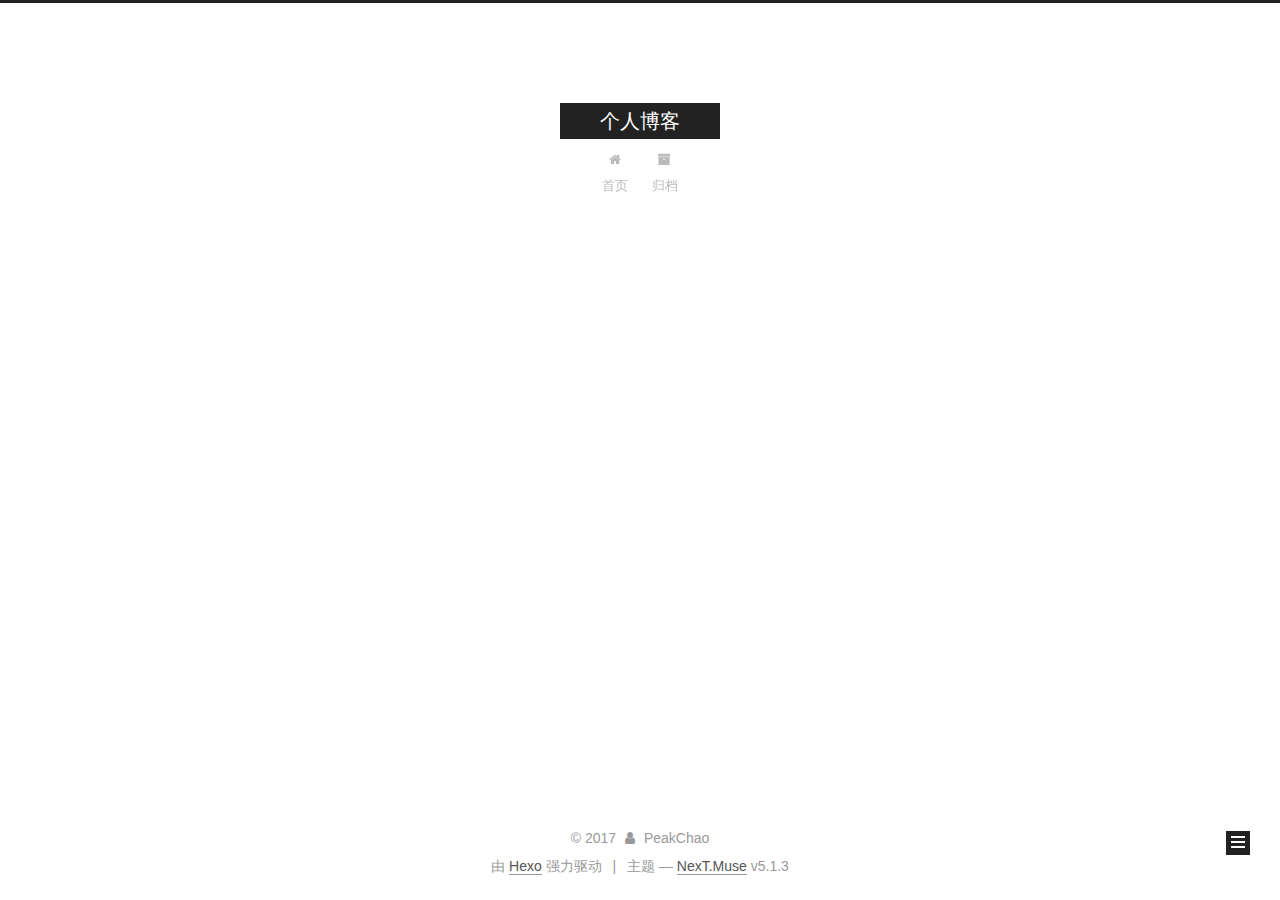
<file: archives/2017/10/index.html>
<!DOCTYPE html>



  


<html class="theme-next muse use-motion" lang="zh-Hans">
<head>
  <meta charset="UTF-8"/>
<meta http-equiv="X-UA-Compatible" content="IE=edge" />
<meta name="viewport" content="width=device-width, initial-scale=1, maximum-scale=1"/>
<meta name="theme-color" content="#222">









<meta http-equiv="Cache-Control" content="no-transform" />
<meta http-equiv="Cache-Control" content="no-siteapp" />
















  
  
  <link href="/lib/fancybox/source/jquery.fancybox.css?v=2.1.5" rel="stylesheet" type="text/css" />







<link href="/lib/font-awesome/css/font-awesome.min.css?v=4.6.2" rel="stylesheet" type="text/css" />

<link href="/css/main.css?v=5.1.3" rel="stylesheet" type="text/css" />


  <link rel="apple-touch-icon" sizes="180x180" href="/images/apple-touch-icon-next.png?v=5.1.3">


  <link rel="icon" type="image/png" sizes="32x32" href="/images/favicon-32x32-next.png?v=5.1.3">


  <link rel="icon" type="image/png" sizes="16x16" href="/images/favicon-16x16-next.png?v=5.1.3">


  <link rel="mask-icon" href="/images/logo.svg?v=5.1.3" color="#222">





  <meta name="keywords" content="Hexo, NexT" />










<meta property="og:type" content="website">
<meta property="og:title" content="个人博客">
<meta property="og:url" content="http://yoursite.com/archives/2017/10/index.html">
<meta property="og:site_name" content="个人博客">
<meta property="og:locale" content="zh-Hans">
<meta name="twitter:card" content="summary">
<meta name="twitter:title" content="个人博客">



<script type="text/javascript" id="hexo.configurations">
  var NexT = window.NexT || {};
  var CONFIG = {
    root: '/',
    scheme: 'Muse',
    version: '5.1.3',
    sidebar: {"position":"left","display":"post","offset":12,"b2t":false,"scrollpercent":false,"onmobile":false},
    fancybox: true,
    tabs: true,
    motion: {"enable":true,"async":false,"transition":{"post_block":"fadeIn","post_header":"slideDownIn","post_body":"slideDownIn","coll_header":"slideLeftIn","sidebar":"slideUpIn"}},
    duoshuo: {
      userId: '0',
      author: '博主'
    },
    algolia: {
      applicationID: '',
      apiKey: '',
      indexName: '',
      hits: {"per_page":10},
      labels: {"input_placeholder":"Search for Posts","hits_empty":"We didn't find any results for the search: ${query}","hits_stats":"${hits} results found in ${time} ms"}
    }
  };
</script>



  <link rel="canonical" href="http://yoursite.com/archives/2017/10/"/>





  <title>归档 | 个人博客</title>
  








</head>

<body itemscope itemtype="http://schema.org/WebPage" lang="zh-Hans">

  
  
    
  

  <div class="container sidebar-position-left page-archive">
    <div class="headband"></div>

    <header id="header" class="header" itemscope itemtype="http://schema.org/WPHeader">
      <div class="header-inner"><div class="site-brand-wrapper">
  <div class="site-meta ">
    

    <div class="custom-logo-site-title">
      <a href="/"  class="brand" rel="start">
        <span class="logo-line-before"><i></i></span>
        <span class="site-title">个人博客</span>
        <span class="logo-line-after"><i></i></span>
      </a>
    </div>
      
        <p class="site-subtitle"></p>
      
  </div>

  <div class="site-nav-toggle">
    <button>
      <span class="btn-bar"></span>
      <span class="btn-bar"></span>
      <span class="btn-bar"></span>
    </button>
  </div>
</div>

<nav class="site-nav">
  

  
    <ul id="menu" class="menu">
      
        
        <li class="menu-item menu-item-home">
          <a href="/" rel="section">
            
              <i class="menu-item-icon fa fa-fw fa-home"></i> <br />
            
            首页
          </a>
        </li>
      
        
        <li class="menu-item menu-item-archives">
          <a href="/archives/" rel="section">
            
              <i class="menu-item-icon fa fa-fw fa-archive"></i> <br />
            
            归档
          </a>
        </li>
      

      
    </ul>
  

  
</nav>



 </div>
    </header>

    <main id="main" class="main">
      <div class="main-inner">
        <div class="content-wrap">
          <div id="content" class="content">
            

  
  
  
  <div class="post-block archive">
    <div id="posts" class="posts-collapse">
      <span class="archive-move-on"></span>

      <span class="archive-page-counter">
        
        
        
          
        
        嗯..! 目前共计 2 篇日志。 继续努力。
      </span>

      

        
        
        

        
          
          <div class="collection-title">
            <h1 class="archive-year" id="archive-year-2017">2017</h1>
          </div>
        
        

        

  <article class="post post-type-normal" itemscope itemtype="http://schema.org/Article">
    <header class="post-header">

      <h2 class="post-title">
        
            <a class="post-title-link" href="/2017/10/12/Hexo个人博客搭建/" itemprop="url">
              
                <span itemprop="name">Hexo个人博客搭建</span>
              
            </a>
        
      </h2>

      <div class="post-meta">
        <time class="post-time" itemprop="dateCreated"
              datetime="2017-10-12T09:53:24+08:00"
              content="2017-10-12" >
          10-12
        </time>
      </div>

    </header>
  </article>



      

        
        
        

        
        

        

  <article class="post post-type-normal" itemscope itemtype="http://schema.org/Article">
    <header class="post-header">

      <h2 class="post-title">
        
            <a class="post-title-link" href="/2017/10/12/hello-world/" itemprop="url">
              
                <span itemprop="name">Hello World</span>
              
            </a>
        
      </h2>

      <div class="post-meta">
        <time class="post-time" itemprop="dateCreated"
              datetime="2017-10-12T09:41:07+08:00"
              content="2017-10-12" >
          10-12
        </time>
      </div>

    </header>
  </article>



      

    </div>
  </div>
  
  
  

  



          </div>
          


          

        </div>
        
          
  
  <div class="sidebar-toggle">
    <div class="sidebar-toggle-line-wrap">
      <span class="sidebar-toggle-line sidebar-toggle-line-first"></span>
      <span class="sidebar-toggle-line sidebar-toggle-line-middle"></span>
      <span class="sidebar-toggle-line sidebar-toggle-line-last"></span>
    </div>
  </div>

  <aside id="sidebar" class="sidebar">
    
    <div class="sidebar-inner">

      

      

      <section class="site-overview-wrap sidebar-panel sidebar-panel-active">
        <div class="site-overview">
          <div class="site-author motion-element" itemprop="author" itemscope itemtype="http://schema.org/Person">
            
              <p class="site-author-name" itemprop="name">PeakChao</p>
              <p class="site-description motion-element" itemprop="description"></p>
          </div>

          <nav class="site-state motion-element">

            
              <div class="site-state-item site-state-posts">
              
                <a href="/archives/">
              
                  <span class="site-state-item-count">2</span>
                  <span class="site-state-item-name">日志</span>
                </a>
              </div>
            

            

            

          </nav>

          

          <div class="links-of-author motion-element">
            
          </div>

          
          

          
          

          

        </div>
      </section>

      

      

    </div>
  </aside>


        
      </div>
    </main>

    <footer id="footer" class="footer">
      <div class="footer-inner">
        <div class="copyright">&copy; <span itemprop="copyrightYear">2017</span>
  <span class="with-love">
    <i class="fa fa-user"></i>
  </span>
  <span class="author" itemprop="copyrightHolder">PeakChao</span>

  
</div>


  <div class="powered-by">由 <a class="theme-link" target="_blank" href="https://hexo.io">Hexo</a> 强力驱动</div>



  <span class="post-meta-divider">|</span>



  <div class="theme-info">主题 &mdash; <a class="theme-link" target="_blank" href="https://github.com/iissnan/hexo-theme-next">NexT.Muse</a> v5.1.3</div>




        







        
      </div>
    </footer>

    
      <div class="back-to-top">
        <i class="fa fa-arrow-up"></i>
        
      </div>
    

    

  </div>

  

<script type="text/javascript">
  if (Object.prototype.toString.call(window.Promise) !== '[object Function]') {
    window.Promise = null;
  }
</script>









  












  
  
    <script type="text/javascript" src="/lib/jquery/index.js?v=2.1.3"></script>
  

  
  
    <script type="text/javascript" src="/lib/fastclick/lib/fastclick.min.js?v=1.0.6"></script>
  

  
  
    <script type="text/javascript" src="/lib/jquery_lazyload/jquery.lazyload.js?v=1.9.7"></script>
  

  
  
    <script type="text/javascript" src="/lib/velocity/velocity.min.js?v=1.2.1"></script>
  

  
  
    <script type="text/javascript" src="/lib/velocity/velocity.ui.min.js?v=1.2.1"></script>
  

  
  
    <script type="text/javascript" src="/lib/fancybox/source/jquery.fancybox.pack.js?v=2.1.5"></script>
  


  


  <script type="text/javascript" src="/js/src/utils.js?v=5.1.3"></script>

  <script type="text/javascript" src="/js/src/motion.js?v=5.1.3"></script>



  
  

  

  


  <script type="text/javascript" src="/js/src/bootstrap.js?v=5.1.3"></script>



  


  




	





  





  












  





  

  

  
  

  

  

  

</body>
</html>
</file>
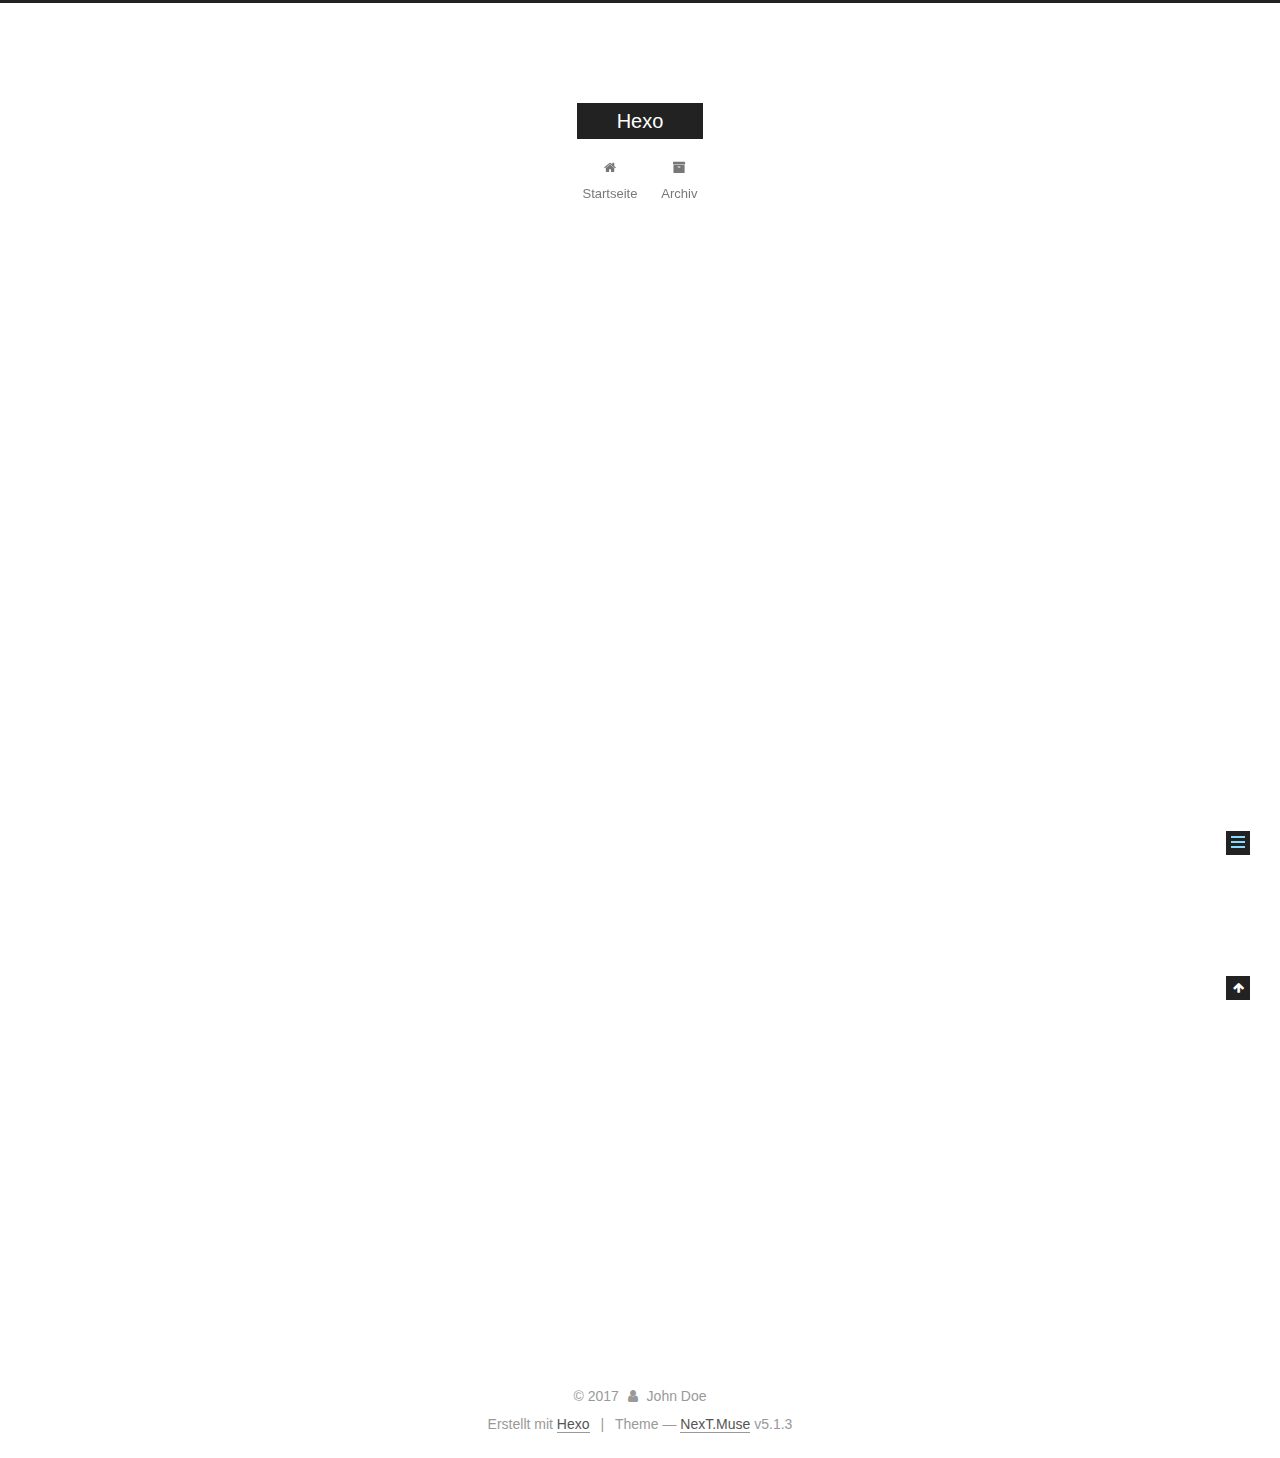
<file: 2017/10/12/hello-world/index.html>
<!DOCTYPE html>



  


<html class="theme-next muse use-motion" lang="">
<head>
  <meta charset="UTF-8"/>
<meta http-equiv="X-UA-Compatible" content="IE=edge" />
<meta name="viewport" content="width=device-width, initial-scale=1, maximum-scale=1"/>
<meta name="theme-color" content="#222">









<meta http-equiv="Cache-Control" content="no-transform" />
<meta http-equiv="Cache-Control" content="no-siteapp" />
















  
  
  <link href="/lib/fancybox/source/jquery.fancybox.css?v=2.1.5" rel="stylesheet" type="text/css" />







<link href="/lib/font-awesome/css/font-awesome.min.css?v=4.6.2" rel="stylesheet" type="text/css" />

<link href="/css/main.css?v=5.1.3" rel="stylesheet" type="text/css" />


  <link rel="apple-touch-icon" sizes="180x180" href="/images/apple-touch-icon-next.png?v=5.1.3">


  <link rel="icon" type="image/png" sizes="32x32" href="/images/favicon-32x32-next.png?v=5.1.3">


  <link rel="icon" type="image/png" sizes="16x16" href="/images/favicon-16x16-next.png?v=5.1.3">


  <link rel="mask-icon" href="/images/logo.svg?v=5.1.3" color="#222">





  <meta name="keywords" content="Hexo, NexT" />










<meta name="description" content="Welcome to Hexo! This is your very first post. Check documentation for more info. If you get any problems when using Hexo, you can find the answer in troubleshooting or you can ask me on GitHub. Quick">
<meta property="og:type" content="article">
<meta property="og:title" content="Hello World">
<meta property="og:url" content="http://yoursite.com/2017/10/12/hello-world/index.html">
<meta property="og:site_name" content="Hexo">
<meta property="og:description" content="Welcome to Hexo! This is your very first post. Check documentation for more info. If you get any problems when using Hexo, you can find the answer in troubleshooting or you can ask me on GitHub. Quick">
<meta property="og:updated_time" content="2017-10-12T01:41:07.623Z">
<meta name="twitter:card" content="summary">
<meta name="twitter:title" content="Hello World">
<meta name="twitter:description" content="Welcome to Hexo! This is your very first post. Check documentation for more info. If you get any problems when using Hexo, you can find the answer in troubleshooting or you can ask me on GitHub. Quick">



<script type="text/javascript" id="hexo.configurations">
  var NexT = window.NexT || {};
  var CONFIG = {
    root: '/',
    scheme: 'Muse',
    version: '5.1.3',
    sidebar: {"position":"left","display":"post","offset":12,"b2t":false,"scrollpercent":false,"onmobile":false},
    fancybox: true,
    tabs: true,
    motion: {"enable":true,"async":false,"transition":{"post_block":"fadeIn","post_header":"slideDownIn","post_body":"slideDownIn","coll_header":"slideLeftIn","sidebar":"slideUpIn"}},
    duoshuo: {
      userId: '0',
      author: 'Author'
    },
    algolia: {
      applicationID: '',
      apiKey: '',
      indexName: '',
      hits: {"per_page":10},
      labels: {"input_placeholder":"Search for Posts","hits_empty":"We didn't find any results for the search: ${query}","hits_stats":"${hits} results found in ${time} ms"}
    }
  };
</script>



  <link rel="canonical" href="http://yoursite.com/2017/10/12/hello-world/"/>





  <title>Hello World | Hexo</title>
  








</head>

<body itemscope itemtype="http://schema.org/WebPage" lang="">

  
  
    
  

  <div class="container sidebar-position-left page-post-detail">
    <div class="headband"></div>

    <header id="header" class="header" itemscope itemtype="http://schema.org/WPHeader">
      <div class="header-inner"><div class="site-brand-wrapper">
  <div class="site-meta ">
    

    <div class="custom-logo-site-title">
      <a href="/"  class="brand" rel="start">
        <span class="logo-line-before"><i></i></span>
        <span class="site-title">Hexo</span>
        <span class="logo-line-after"><i></i></span>
      </a>
    </div>
      
        <p class="site-subtitle"></p>
      
  </div>

  <div class="site-nav-toggle">
    <button>
      <span class="btn-bar"></span>
      <span class="btn-bar"></span>
      <span class="btn-bar"></span>
    </button>
  </div>
</div>

<nav class="site-nav">
  

  
    <ul id="menu" class="menu">
      
        
        <li class="menu-item menu-item-home">
          <a href="/" rel="section">
            
              <i class="menu-item-icon fa fa-fw fa-home"></i> <br />
            
            Startseite
          </a>
        </li>
      
        
        <li class="menu-item menu-item-archives">
          <a href="/archives/" rel="section">
            
              <i class="menu-item-icon fa fa-fw fa-archive"></i> <br />
            
            Archiv
          </a>
        </li>
      

      
    </ul>
  

  
</nav>



 </div>
    </header>

    <main id="main" class="main">
      <div class="main-inner">
        <div class="content-wrap">
          <div id="content" class="content">
            

  <div id="posts" class="posts-expand">
    

  

  
  
  

  <article class="post post-type-normal" itemscope itemtype="http://schema.org/Article">
  
  
  
  <div class="post-block">
    <link itemprop="mainEntityOfPage" href="http://yoursite.com/2017/10/12/hello-world/">

    <span hidden itemprop="author" itemscope itemtype="http://schema.org/Person">
      <meta itemprop="name" content="John Doe">
      <meta itemprop="description" content="">
      <meta itemprop="image" content="/images/avatar.gif">
    </span>

    <span hidden itemprop="publisher" itemscope itemtype="http://schema.org/Organization">
      <meta itemprop="name" content="Hexo">
    </span>

    
      <header class="post-header">

        
        
          <h1 class="post-title" itemprop="name headline">Hello World</h1>
        

        <div class="post-meta">
          <span class="post-time">
            
              <span class="post-meta-item-icon">
                <i class="fa fa-calendar-o"></i>
              </span>
              
                <span class="post-meta-item-text">Veröffentlicht am</span>
              
              <time title="Post created" itemprop="dateCreated datePublished" datetime="2017-10-12T09:41:07+08:00">
                2017-10-12
              </time>
            

            

            
          </span>

          

          
            
          

          
          

          

          

          

        </div>
      </header>
    

    
    
    
    <div class="post-body" itemprop="articleBody">

      
      

      
        <p>Welcome to <a href="https://hexo.io/" target="_blank" rel="external">Hexo</a>! This is your very first post. Check <a href="https://hexo.io/docs/" target="_blank" rel="external">documentation</a> for more info. If you get any problems when using Hexo, you can find the answer in <a href="https://hexo.io/docs/troubleshooting.html" target="_blank" rel="external">troubleshooting</a> or you can ask me on <a href="https://github.com/hexojs/hexo/issues" target="_blank" rel="external">GitHub</a>.</p>
<h2 id="Quick-Start"><a href="#Quick-Start" class="headerlink" title="Quick Start"></a>Quick Start</h2><h3 id="Create-a-new-post"><a href="#Create-a-new-post" class="headerlink" title="Create a new post"></a>Create a new post</h3><figure class="highlight bash"><table><tr><td class="gutter"><pre><div class="line">1</div></pre></td><td class="code"><pre><div class="line">$ hexo new <span class="string">"My New Post"</span></div></pre></td></tr></table></figure>
<p>More info: <a href="https://hexo.io/docs/writing.html" target="_blank" rel="external">Writing</a></p>
<h3 id="Run-server"><a href="#Run-server" class="headerlink" title="Run server"></a>Run server</h3><figure class="highlight bash"><table><tr><td class="gutter"><pre><div class="line">1</div></pre></td><td class="code"><pre><div class="line">$ hexo server</div></pre></td></tr></table></figure>
<p>More info: <a href="https://hexo.io/docs/server.html" target="_blank" rel="external">Server</a></p>
<h3 id="Generate-static-files"><a href="#Generate-static-files" class="headerlink" title="Generate static files"></a>Generate static files</h3><figure class="highlight bash"><table><tr><td class="gutter"><pre><div class="line">1</div></pre></td><td class="code"><pre><div class="line">$ hexo generate</div></pre></td></tr></table></figure>
<p>More info: <a href="https://hexo.io/docs/generating.html" target="_blank" rel="external">Generating</a></p>
<h3 id="Deploy-to-remote-sites"><a href="#Deploy-to-remote-sites" class="headerlink" title="Deploy to remote sites"></a>Deploy to remote sites</h3><figure class="highlight bash"><table><tr><td class="gutter"><pre><div class="line">1</div></pre></td><td class="code"><pre><div class="line">$ hexo deploy</div></pre></td></tr></table></figure>
<p>More info: <a href="https://hexo.io/docs/deployment.html" target="_blank" rel="external">Deployment</a></p>

      
    </div>
    
    
    

    

    

    

    <footer class="post-footer">
      

      
      
      

      
        <div class="post-nav">
          <div class="post-nav-next post-nav-item">
            
          </div>

          <span class="post-nav-divider"></span>

          <div class="post-nav-prev post-nav-item">
            
              <a href="/2017/10/12/第一篇博客/" rel="prev" title="第一篇博客">
                第一篇博客 <i class="fa fa-chevron-right"></i>
              </a>
            
          </div>
        </div>
      

      
      
    </footer>
  </div>
  
  
  
  </article>



    <div class="post-spread">
      
    </div>
  </div>


          </div>
          


          

  



        </div>
        
          
  
  <div class="sidebar-toggle">
    <div class="sidebar-toggle-line-wrap">
      <span class="sidebar-toggle-line sidebar-toggle-line-first"></span>
      <span class="sidebar-toggle-line sidebar-toggle-line-middle"></span>
      <span class="sidebar-toggle-line sidebar-toggle-line-last"></span>
    </div>
  </div>

  <aside id="sidebar" class="sidebar">
    
    <div class="sidebar-inner">

      

      
        <ul class="sidebar-nav motion-element">
          <li class="sidebar-nav-toc sidebar-nav-active" data-target="post-toc-wrap">
            Inhaltsverzeichnis
          </li>
          <li class="sidebar-nav-overview" data-target="site-overview-wrap">
            Übersicht
          </li>
        </ul>
      

      <section class="site-overview-wrap sidebar-panel">
        <div class="site-overview">
          <div class="site-author motion-element" itemprop="author" itemscope itemtype="http://schema.org/Person">
            
              <p class="site-author-name" itemprop="name">John Doe</p>
              <p class="site-description motion-element" itemprop="description"></p>
          </div>

          <nav class="site-state motion-element">

            
              <div class="site-state-item site-state-posts">
              
                <a href="/archives/">
              
                  <span class="site-state-item-count">2</span>
                  <span class="site-state-item-name">Artikel</span>
                </a>
              </div>
            

            

            

          </nav>

          

          <div class="links-of-author motion-element">
            
          </div>

          
          

          
          

          

        </div>
      </section>

      
      <!--noindex-->
        <section class="post-toc-wrap motion-element sidebar-panel sidebar-panel-active">
          <div class="post-toc">

            
              
            

            
              <div class="post-toc-content"><ol class="nav"><li class="nav-item nav-level-2"><a class="nav-link" href="#Quick-Start"><span class="nav-number">1.</span> <span class="nav-text">Quick Start</span></a><ol class="nav-child"><li class="nav-item nav-level-3"><a class="nav-link" href="#Create-a-new-post"><span class="nav-number">1.1.</span> <span class="nav-text">Create a new post</span></a></li><li class="nav-item nav-level-3"><a class="nav-link" href="#Run-server"><span class="nav-number">1.2.</span> <span class="nav-text">Run server</span></a></li><li class="nav-item nav-level-3"><a class="nav-link" href="#Generate-static-files"><span class="nav-number">1.3.</span> <span class="nav-text">Generate static files</span></a></li><li class="nav-item nav-level-3"><a class="nav-link" href="#Deploy-to-remote-sites"><span class="nav-number">1.4.</span> <span class="nav-text">Deploy to remote sites</span></a></li></ol></li></ol></div>
            

          </div>
        </section>
      <!--/noindex-->
      

      

    </div>
  </aside>


        
      </div>
    </main>

    <footer id="footer" class="footer">
      <div class="footer-inner">
        <div class="copyright">&copy; <span itemprop="copyrightYear">2017</span>
  <span class="with-love">
    <i class="fa fa-user"></i>
  </span>
  <span class="author" itemprop="copyrightHolder">John Doe</span>

  
</div>


  <div class="powered-by">Erstellt mit  <a class="theme-link" target="_blank" href="https://hexo.io">Hexo</a></div>



  <span class="post-meta-divider">|</span>



  <div class="theme-info">Theme &mdash; <a class="theme-link" target="_blank" href="https://github.com/iissnan/hexo-theme-next">NexT.Muse</a> v5.1.3</div>




        







        
      </div>
    </footer>

    
      <div class="back-to-top">
        <i class="fa fa-arrow-up"></i>
        
      </div>
    

    

  </div>

  

<script type="text/javascript">
  if (Object.prototype.toString.call(window.Promise) !== '[object Function]') {
    window.Promise = null;
  }
</script>









  












  
  
    <script type="text/javascript" src="/lib/jquery/index.js?v=2.1.3"></script>
  

  
  
    <script type="text/javascript" src="/lib/fastclick/lib/fastclick.min.js?v=1.0.6"></script>
  

  
  
    <script type="text/javascript" src="/lib/jquery_lazyload/jquery.lazyload.js?v=1.9.7"></script>
  

  
  
    <script type="text/javascript" src="/lib/velocity/velocity.min.js?v=1.2.1"></script>
  

  
  
    <script type="text/javascript" src="/lib/velocity/velocity.ui.min.js?v=1.2.1"></script>
  

  
  
    <script type="text/javascript" src="/lib/fancybox/source/jquery.fancybox.pack.js?v=2.1.5"></script>
  


  


  <script type="text/javascript" src="/js/src/utils.js?v=5.1.3"></script>

  <script type="text/javascript" src="/js/src/motion.js?v=5.1.3"></script>



  
  

  
  <script type="text/javascript" src="/js/src/scrollspy.js?v=5.1.3"></script>
<script type="text/javascript" src="/js/src/post-details.js?v=5.1.3"></script>



  


  <script type="text/javascript" src="/js/src/bootstrap.js?v=5.1.3"></script>



  


  




	





  





  












  





  

  

  
  

  

  

  

</body>
</html>
</file>
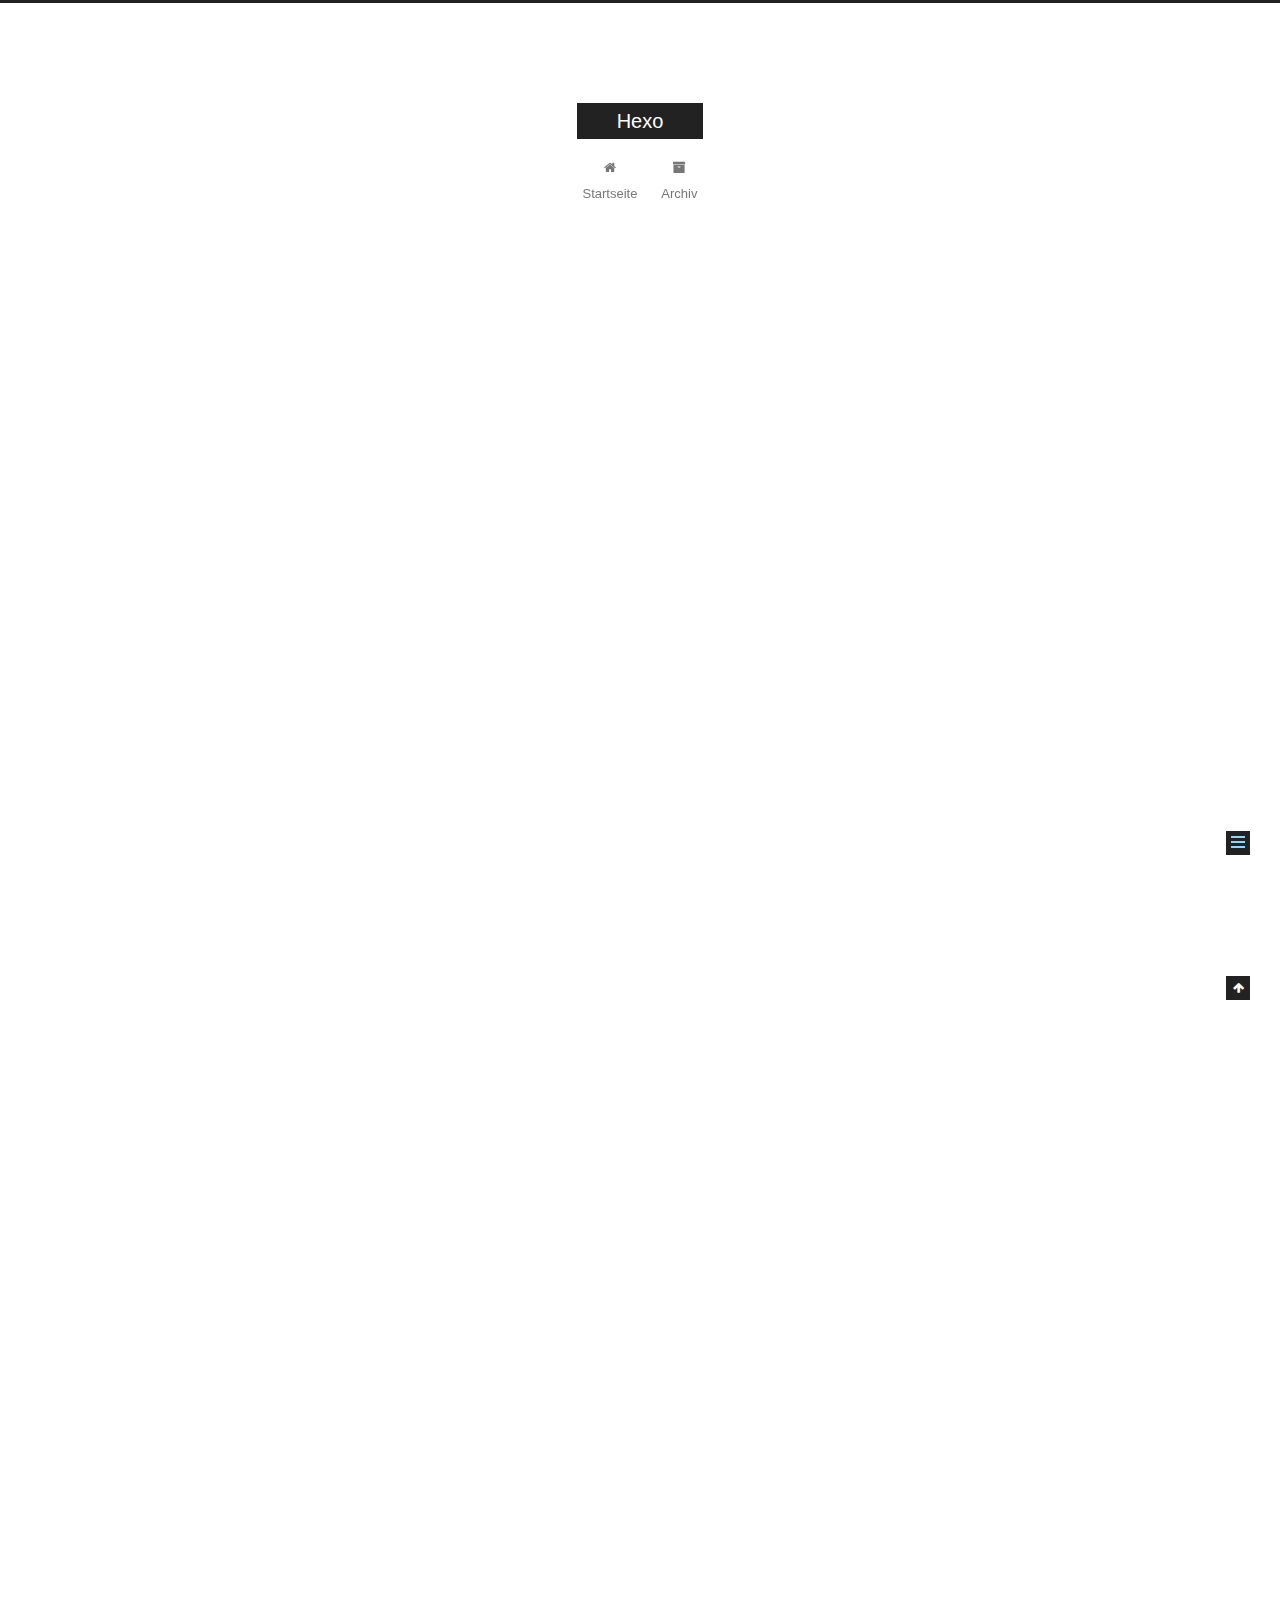
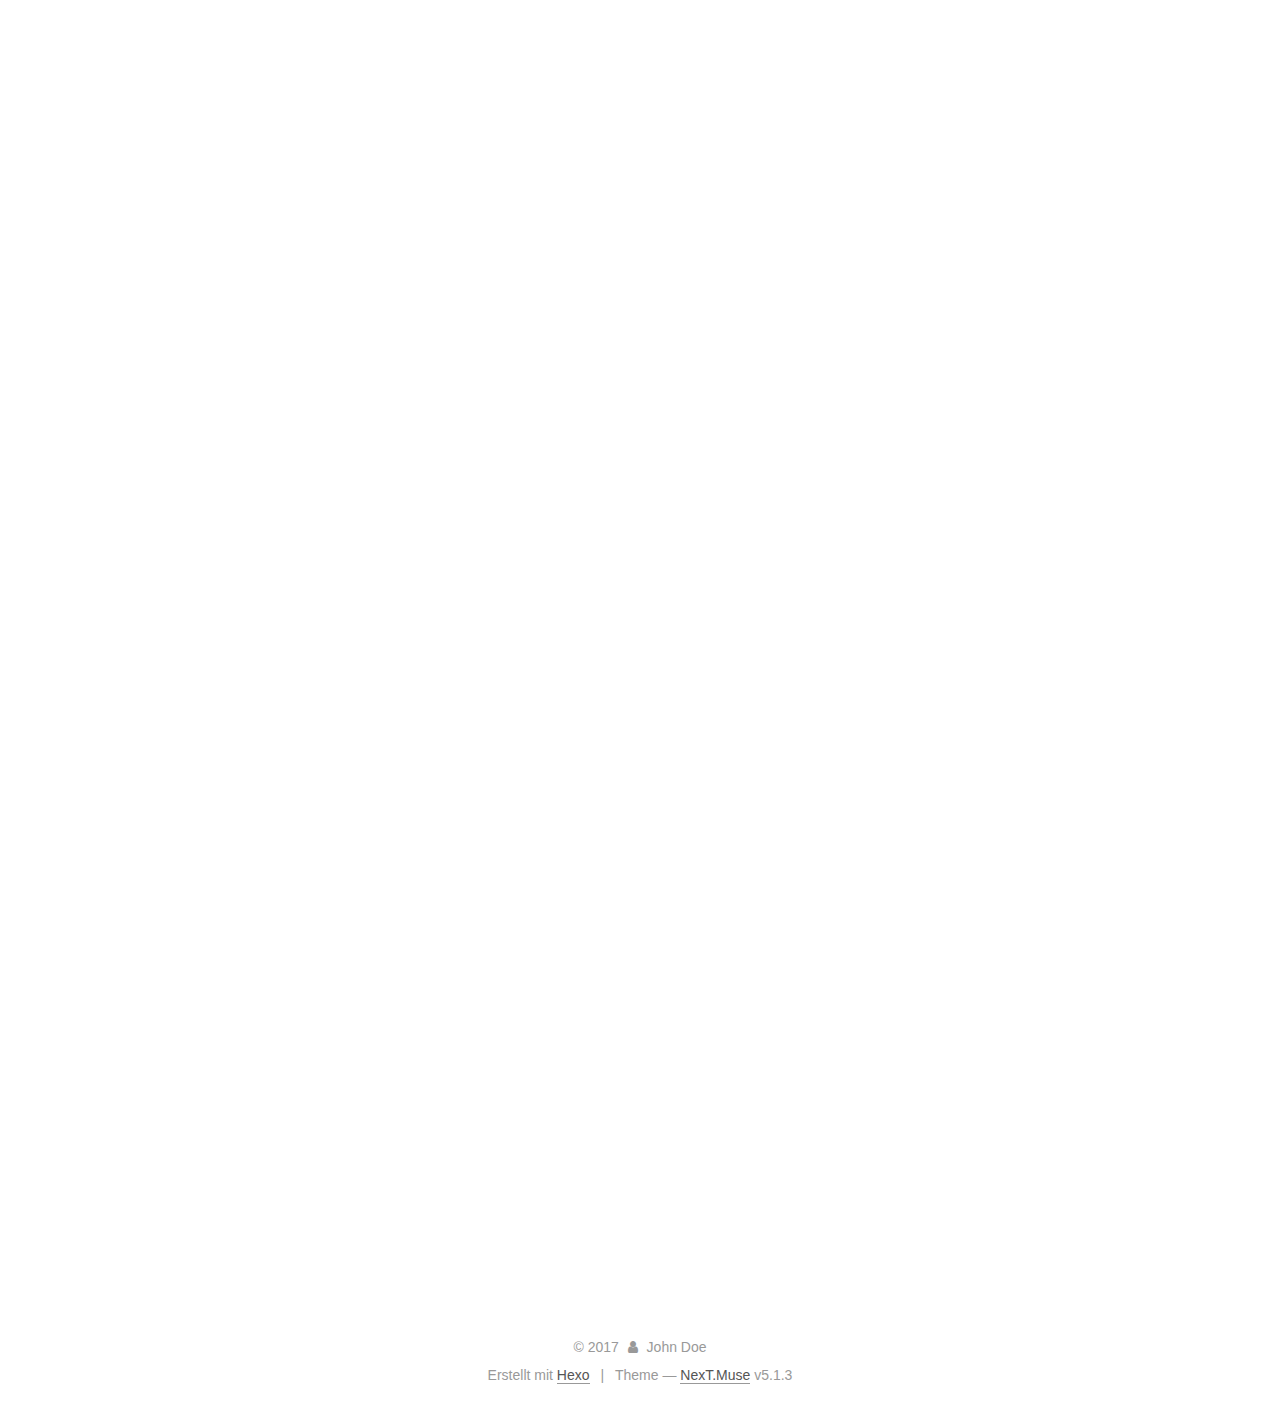
<file: 2017/10/12/Hexo个人博客搭建/index.html>
<!DOCTYPE html>



  


<html class="theme-next muse use-motion" lang="">
<head>
  <meta charset="UTF-8"/>
<meta http-equiv="X-UA-Compatible" content="IE=edge" />
<meta name="viewport" content="width=device-width, initial-scale=1, maximum-scale=1"/>
<meta name="theme-color" content="#222">









<meta http-equiv="Cache-Control" content="no-transform" />
<meta http-equiv="Cache-Control" content="no-siteapp" />
















  
  
  <link href="/lib/fancybox/source/jquery.fancybox.css?v=2.1.5" rel="stylesheet" type="text/css" />







<link href="/lib/font-awesome/css/font-awesome.min.css?v=4.6.2" rel="stylesheet" type="text/css" />

<link href="/css/main.css?v=5.1.3" rel="stylesheet" type="text/css" />


  <link rel="apple-touch-icon" sizes="180x180" href="/images/apple-touch-icon-next.png?v=5.1.3">


  <link rel="icon" type="image/png" sizes="32x32" href="/images/favicon-32x32-next.png?v=5.1.3">


  <link rel="icon" type="image/png" sizes="16x16" href="/images/favicon-16x16-next.png?v=5.1.3">


  <link rel="mask-icon" href="/images/logo.svg?v=5.1.3" color="#222">





  <meta name="keywords" content="Hexo, NexT" />










<meta name="description" content="Hexo个人博客搭建hexo是一个简单地、轻量地、基于Node的一个静态博客框架，可以方便的生成静态网页托管在github和Heroku上环境搭建第一步，就是下载node的安装包并安装，附上[node下载地址]。(https://nodejs.org/en/download/)安装好node，会默认一起安装好npm包管理器，这可是一个神器啊。可以打开终端cmd，执行一下命令确认安装完毕。12nod">
<meta property="og:type" content="article">
<meta property="og:title" content="Hexo个人博客搭建">
<meta property="og:url" content="http://yoursite.com/2017/10/12/Hexo个人博客搭建/index.html">
<meta property="og:site_name" content="Hexo">
<meta property="og:description" content="Hexo个人博客搭建hexo是一个简单地、轻量地、基于Node的一个静态博客框架，可以方便的生成静态网页托管在github和Heroku上环境搭建第一步，就是下载node的安装包并安装，附上[node下载地址]。(https://nodejs.org/en/download/)安装好node，会默认一起安装好npm包管理器，这可是一个神器啊。可以打开终端cmd，执行一下命令确认安装完毕。12nod">
<meta property="og:updated_time" content="2017-10-12T02:22:53.718Z">
<meta name="twitter:card" content="summary">
<meta name="twitter:title" content="Hexo个人博客搭建">
<meta name="twitter:description" content="Hexo个人博客搭建hexo是一个简单地、轻量地、基于Node的一个静态博客框架，可以方便的生成静态网页托管在github和Heroku上环境搭建第一步，就是下载node的安装包并安装，附上[node下载地址]。(https://nodejs.org/en/download/)安装好node，会默认一起安装好npm包管理器，这可是一个神器啊。可以打开终端cmd，执行一下命令确认安装完毕。12nod">



<script type="text/javascript" id="hexo.configurations">
  var NexT = window.NexT || {};
  var CONFIG = {
    root: '/',
    scheme: 'Muse',
    version: '5.1.3',
    sidebar: {"position":"left","display":"post","offset":12,"b2t":false,"scrollpercent":false,"onmobile":false},
    fancybox: true,
    tabs: true,
    motion: {"enable":true,"async":false,"transition":{"post_block":"fadeIn","post_header":"slideDownIn","post_body":"slideDownIn","coll_header":"slideLeftIn","sidebar":"slideUpIn"}},
    duoshuo: {
      userId: '0',
      author: 'Author'
    },
    algolia: {
      applicationID: '',
      apiKey: '',
      indexName: '',
      hits: {"per_page":10},
      labels: {"input_placeholder":"Search for Posts","hits_empty":"We didn't find any results for the search: ${query}","hits_stats":"${hits} results found in ${time} ms"}
    }
  };
</script>



  <link rel="canonical" href="http://yoursite.com/2017/10/12/Hexo个人博客搭建/"/>





  <title>Hexo个人博客搭建 | Hexo</title>
  








</head>

<body itemscope itemtype="http://schema.org/WebPage" lang="">

  
  
    
  

  <div class="container sidebar-position-left page-post-detail">
    <div class="headband"></div>

    <header id="header" class="header" itemscope itemtype="http://schema.org/WPHeader">
      <div class="header-inner"><div class="site-brand-wrapper">
  <div class="site-meta ">
    

    <div class="custom-logo-site-title">
      <a href="/"  class="brand" rel="start">
        <span class="logo-line-before"><i></i></span>
        <span class="site-title">Hexo</span>
        <span class="logo-line-after"><i></i></span>
      </a>
    </div>
      
        <p class="site-subtitle"></p>
      
  </div>

  <div class="site-nav-toggle">
    <button>
      <span class="btn-bar"></span>
      <span class="btn-bar"></span>
      <span class="btn-bar"></span>
    </button>
  </div>
</div>

<nav class="site-nav">
  

  
    <ul id="menu" class="menu">
      
        
        <li class="menu-item menu-item-home">
          <a href="/" rel="section">
            
              <i class="menu-item-icon fa fa-fw fa-home"></i> <br />
            
            Startseite
          </a>
        </li>
      
        
        <li class="menu-item menu-item-archives">
          <a href="/archives/" rel="section">
            
              <i class="menu-item-icon fa fa-fw fa-archive"></i> <br />
            
            Archiv
          </a>
        </li>
      

      
    </ul>
  

  
</nav>



 </div>
    </header>

    <main id="main" class="main">
      <div class="main-inner">
        <div class="content-wrap">
          <div id="content" class="content">
            

  <div id="posts" class="posts-expand">
    

  

  
  
  

  <article class="post post-type-normal" itemscope itemtype="http://schema.org/Article">
  
  
  
  <div class="post-block">
    <link itemprop="mainEntityOfPage" href="http://yoursite.com/2017/10/12/Hexo个人博客搭建/">

    <span hidden itemprop="author" itemscope itemtype="http://schema.org/Person">
      <meta itemprop="name" content="John Doe">
      <meta itemprop="description" content="">
      <meta itemprop="image" content="/images/avatar.gif">
    </span>

    <span hidden itemprop="publisher" itemscope itemtype="http://schema.org/Organization">
      <meta itemprop="name" content="Hexo">
    </span>

    
      <header class="post-header">

        
        
          <h1 class="post-title" itemprop="name headline">Hexo个人博客搭建</h1>
        

        <div class="post-meta">
          <span class="post-time">
            
              <span class="post-meta-item-icon">
                <i class="fa fa-calendar-o"></i>
              </span>
              
                <span class="post-meta-item-text">Veröffentlicht am</span>
              
              <time title="Post created" itemprop="dateCreated datePublished" datetime="2017-10-12T09:53:24+08:00">
                2017-10-12
              </time>
            

            

            
          </span>

          

          
            
          

          
          

          

          

          

        </div>
      </header>
    

    
    
    
    <div class="post-body" itemprop="articleBody">

      
      

      
        <h1 id="Hexo个人博客搭建"><a href="#Hexo个人博客搭建" class="headerlink" title="Hexo个人博客搭建"></a>Hexo个人博客搭建</h1><h3 id="hexo是一个简单地、轻量地、基于Node的一个静态博客框架，可以方便的生成静态网页托管在github和Heroku上"><a href="#hexo是一个简单地、轻量地、基于Node的一个静态博客框架，可以方便的生成静态网页托管在github和Heroku上" class="headerlink" title="hexo是一个简单地、轻量地、基于Node的一个静态博客框架，可以方便的生成静态网页托管在github和Heroku上"></a>hexo是一个简单地、轻量地、基于Node的一个静态博客框架，可以方便的生成静态网页托管在github和Heroku上</h3><h1 id="环境搭建"><a href="#环境搭建" class="headerlink" title="环境搭建"></a>环境搭建</h1><p>第一步，就是下载node的安装包并安装，附上[node下载地址]。(<a href="https://nodejs.org/en/download/" target="_blank" rel="external">https://nodejs.org/en/download/</a>)<br>安装好node，会默认一起安装好npm包管理器，这可是一个神器啊。<br>可以打开终端cmd，执行一下命令确认安装完毕。<br><figure class="highlight plain"><table><tr><td class="gutter"><pre><div class="line">1</div><div class="line">2</div></pre></td><td class="code"><pre><div class="line">node -v </div><div class="line">npm -version</div></pre></td></tr></table></figure></p>
<p>另外一个，就是git了。git也没什么好说的，官网下载，选择自己操作系统的版本，一路next就装好了。</p>
<h1 id="安装hexo"><a href="#安装hexo" class="headerlink" title="安装hexo"></a>安装hexo</h1><p>在git终端或者cmd执行安装hexo<br>在自己认为合适的地方创建一个文件夹，这里我以E：/hexo 为例子讲解，首先在E盘目录下创建Hexo文件夹，并在命令行的窗口进入到该目录<br><figure class="highlight plain"><table><tr><td class="gutter"><pre><div class="line">1</div><div class="line">2</div><div class="line">3</div><div class="line">4</div><div class="line">5</div><div class="line">6</div><div class="line">7</div></pre></td><td class="code"><pre><div class="line">npm install hexo-cli -g</div><div class="line">npm install hexo --save</div><div class="line">hexo -v</div><div class="line">hexo init</div><div class="line">npm install</div><div class="line">hexo g</div><div class="line">hexo server</div></pre></td></tr></table></figure></p>
<p>简便语法：hexo s<br>启动本地服务器，在浏览器打开localhost:4000就可以看到效果了。<br>关闭本地服务：ctrl + c</p>
<h1 id="怎样将Hexo与github-page-联系起来"><a href="#怎样将Hexo与github-page-联系起来" class="headerlink" title="怎样将Hexo与github page 联系起来"></a>怎样将Hexo与github page 联系起来</h1><p>配置Git个人信息</p>
<p>如果你之前已经配置好git个人信息，请跳过这一个 步骤，直接来到</p>
<p>1、设置Git的user name和email：(如果是第一次的话)<br><figure class="highlight plain"><table><tr><td class="gutter"><pre><div class="line">1</div><div class="line">2</div></pre></td><td class="code"><pre><div class="line">git config --global user.name &quot;xujun&quot;</div><div class="line">git config --global user.email &quot;gdutxiaoxu@163.com&quot;</div></pre></td></tr></table></figure></p>
<p>2、生成密钥<br><figure class="highlight plain"><table><tr><td class="gutter"><pre><div class="line">1</div></pre></td><td class="code"><pre><div class="line">ssh-keygen -t rsa -C &quot;gdutxiaoxu@163.com&quot;</div></pre></td></tr></table></figure></p>
<p>配置Deployment</p>
<p>同样在_config.yml文件中，找到Deployment，然后按照如下修改：<br><figure class="highlight plain"><table><tr><td class="gutter"><pre><div class="line">1</div><div class="line">2</div><div class="line">3</div><div class="line">4</div></pre></td><td class="code"><pre><div class="line">deploy:</div><div class="line">  type: git</div><div class="line">  repo: git@github.com:yourname/yourname.github.io.git</div><div class="line">  branch: master</div></pre></td></tr></table></figure></p>
<p>写博客、发布文章</p>
<p>新建一篇博客，执行下面的命令：<br><figure class="highlight plain"><table><tr><td class="gutter"><pre><div class="line">1</div></pre></td><td class="code"><pre><div class="line">hexo new post &quot;article title&quot;</div></pre></td></tr></table></figure></p>
<p>这时候在我的 电脑的目录下 F:\hexo\source\ _posts 将会看到 article title.md 文件</p>
<p>用MarDown编辑器打开就可以编辑文章了。文章编辑好之后，运行生成、部署命令：<br><figure class="highlight plain"><table><tr><td class="gutter"><pre><div class="line">1</div><div class="line">2</div></pre></td><td class="code"><pre><div class="line">hexo g   // 生成</div><div class="line">hexo d   // 部署</div></pre></td></tr></table></figure></p>
<p>当然你也可以执行下面的命令，相当于上面两条命令的效果<br><figure class="highlight plain"><table><tr><td class="gutter"><pre><div class="line">1</div></pre></td><td class="code"><pre><div class="line">hexo d -g #在部署前先生成</div></pre></td></tr></table></figure></p>
<p>踩坑提醒</p>
<p>1）注意需要提前安装一个扩展：<br><figure class="highlight plain"><table><tr><td class="gutter"><pre><div class="line">1</div></pre></td><td class="code"><pre><div class="line">npm install hexo-deployer-git --save</div></pre></td></tr></table></figure></p>
<p>1)如果没有执行者行命令，将会提醒<br><figure class="highlight plain"><table><tr><td class="gutter"><pre><div class="line">1</div></pre></td><td class="code"><pre><div class="line">deloyer not found:git</div></pre></td></tr></table></figure></p>
<p>2)如果出现下面这样的错误，<br><figure class="highlight plain"><table><tr><td class="gutter"><pre><div class="line">1</div><div class="line">2</div><div class="line">3</div><div class="line">4</div></pre></td><td class="code"><pre><div class="line">Permission denied (publickey). </div><div class="line">fatal: Could not read from remote repository. </div><div class="line">Please make sure you have the correct access rights </div><div class="line">and the repository exists.</div></pre></td></tr></table></figure></p>
<p>则是因为没有设置好public key所致。<br>在本机生成public key,不懂的可以参考我的这一篇博客Git ssh 配置及使用</p>

      
    </div>
    
    
    

    

    

    

    <footer class="post-footer">
      

      
      
      

      
        <div class="post-nav">
          <div class="post-nav-next post-nav-item">
            
              <a href="/2017/10/12/hello-world/" rel="next" title="Hello World">
                <i class="fa fa-chevron-left"></i> Hello World
              </a>
            
          </div>

          <span class="post-nav-divider"></span>

          <div class="post-nav-prev post-nav-item">
            
          </div>
        </div>
      

      
      
    </footer>
  </div>
  
  
  
  </article>



    <div class="post-spread">
      
    </div>
  </div>


          </div>
          


          

  



        </div>
        
          
  
  <div class="sidebar-toggle">
    <div class="sidebar-toggle-line-wrap">
      <span class="sidebar-toggle-line sidebar-toggle-line-first"></span>
      <span class="sidebar-toggle-line sidebar-toggle-line-middle"></span>
      <span class="sidebar-toggle-line sidebar-toggle-line-last"></span>
    </div>
  </div>

  <aside id="sidebar" class="sidebar">
    
    <div class="sidebar-inner">

      

      
        <ul class="sidebar-nav motion-element">
          <li class="sidebar-nav-toc sidebar-nav-active" data-target="post-toc-wrap">
            Inhaltsverzeichnis
          </li>
          <li class="sidebar-nav-overview" data-target="site-overview-wrap">
            Übersicht
          </li>
        </ul>
      

      <section class="site-overview-wrap sidebar-panel">
        <div class="site-overview">
          <div class="site-author motion-element" itemprop="author" itemscope itemtype="http://schema.org/Person">
            
              <p class="site-author-name" itemprop="name">John Doe</p>
              <p class="site-description motion-element" itemprop="description"></p>
          </div>

          <nav class="site-state motion-element">

            
              <div class="site-state-item site-state-posts">
              
                <a href="/archives/">
              
                  <span class="site-state-item-count">2</span>
                  <span class="site-state-item-name">Artikel</span>
                </a>
              </div>
            

            

            

          </nav>

          

          <div class="links-of-author motion-element">
            
          </div>

          
          

          
          

          

        </div>
      </section>

      
      <!--noindex-->
        <section class="post-toc-wrap motion-element sidebar-panel sidebar-panel-active">
          <div class="post-toc">

            
              
            

            
              <div class="post-toc-content"><ol class="nav"><li class="nav-item nav-level-1"><a class="nav-link" href="#Hexo个人博客搭建"><span class="nav-number">1.</span> <span class="nav-text">Hexo个人博客搭建</span></a><ol class="nav-child"><li class="nav-item nav-level-3"><a class="nav-link" href="#hexo是一个简单地、轻量地、基于Node的一个静态博客框架，可以方便的生成静态网页托管在github和Heroku上"><span class="nav-number">1.0.1.</span> <span class="nav-text">hexo是一个简单地、轻量地、基于Node的一个静态博客框架，可以方便的生成静态网页托管在github和Heroku上</span></a></li></ol></li></ol></li><li class="nav-item nav-level-1"><a class="nav-link" href="#环境搭建"><span class="nav-number">2.</span> <span class="nav-text">环境搭建</span></a></li><li class="nav-item nav-level-1"><a class="nav-link" href="#安装hexo"><span class="nav-number">3.</span> <span class="nav-text">安装hexo</span></a></li><li class="nav-item nav-level-1"><a class="nav-link" href="#怎样将Hexo与github-page-联系起来"><span class="nav-number">4.</span> <span class="nav-text">怎样将Hexo与github page 联系起来</span></a></li></ol></div>
            

          </div>
        </section>
      <!--/noindex-->
      

      

    </div>
  </aside>


        
      </div>
    </main>

    <footer id="footer" class="footer">
      <div class="footer-inner">
        <div class="copyright">&copy; <span itemprop="copyrightYear">2017</span>
  <span class="with-love">
    <i class="fa fa-user"></i>
  </span>
  <span class="author" itemprop="copyrightHolder">John Doe</span>

  
</div>


  <div class="powered-by">Erstellt mit  <a class="theme-link" target="_blank" href="https://hexo.io">Hexo</a></div>



  <span class="post-meta-divider">|</span>



  <div class="theme-info">Theme &mdash; <a class="theme-link" target="_blank" href="https://github.com/iissnan/hexo-theme-next">NexT.Muse</a> v5.1.3</div>




        







        
      </div>
    </footer>

    
      <div class="back-to-top">
        <i class="fa fa-arrow-up"></i>
        
      </div>
    

    

  </div>

  

<script type="text/javascript">
  if (Object.prototype.toString.call(window.Promise) !== '[object Function]') {
    window.Promise = null;
  }
</script>









  












  
  
    <script type="text/javascript" src="/lib/jquery/index.js?v=2.1.3"></script>
  

  
  
    <script type="text/javascript" src="/lib/fastclick/lib/fastclick.min.js?v=1.0.6"></script>
  

  
  
    <script type="text/javascript" src="/lib/jquery_lazyload/jquery.lazyload.js?v=1.9.7"></script>
  

  
  
    <script type="text/javascript" src="/lib/velocity/velocity.min.js?v=1.2.1"></script>
  

  
  
    <script type="text/javascript" src="/lib/velocity/velocity.ui.min.js?v=1.2.1"></script>
  

  
  
    <script type="text/javascript" src="/lib/fancybox/source/jquery.fancybox.pack.js?v=2.1.5"></script>
  


  


  <script type="text/javascript" src="/js/src/utils.js?v=5.1.3"></script>

  <script type="text/javascript" src="/js/src/motion.js?v=5.1.3"></script>



  
  

  
  <script type="text/javascript" src="/js/src/scrollspy.js?v=5.1.3"></script>
<script type="text/javascript" src="/js/src/post-details.js?v=5.1.3"></script>



  


  <script type="text/javascript" src="/js/src/bootstrap.js?v=5.1.3"></script>



  


  




	





  





  












  





  

  

  
  

  

  

  

</body>
</html>
</file>
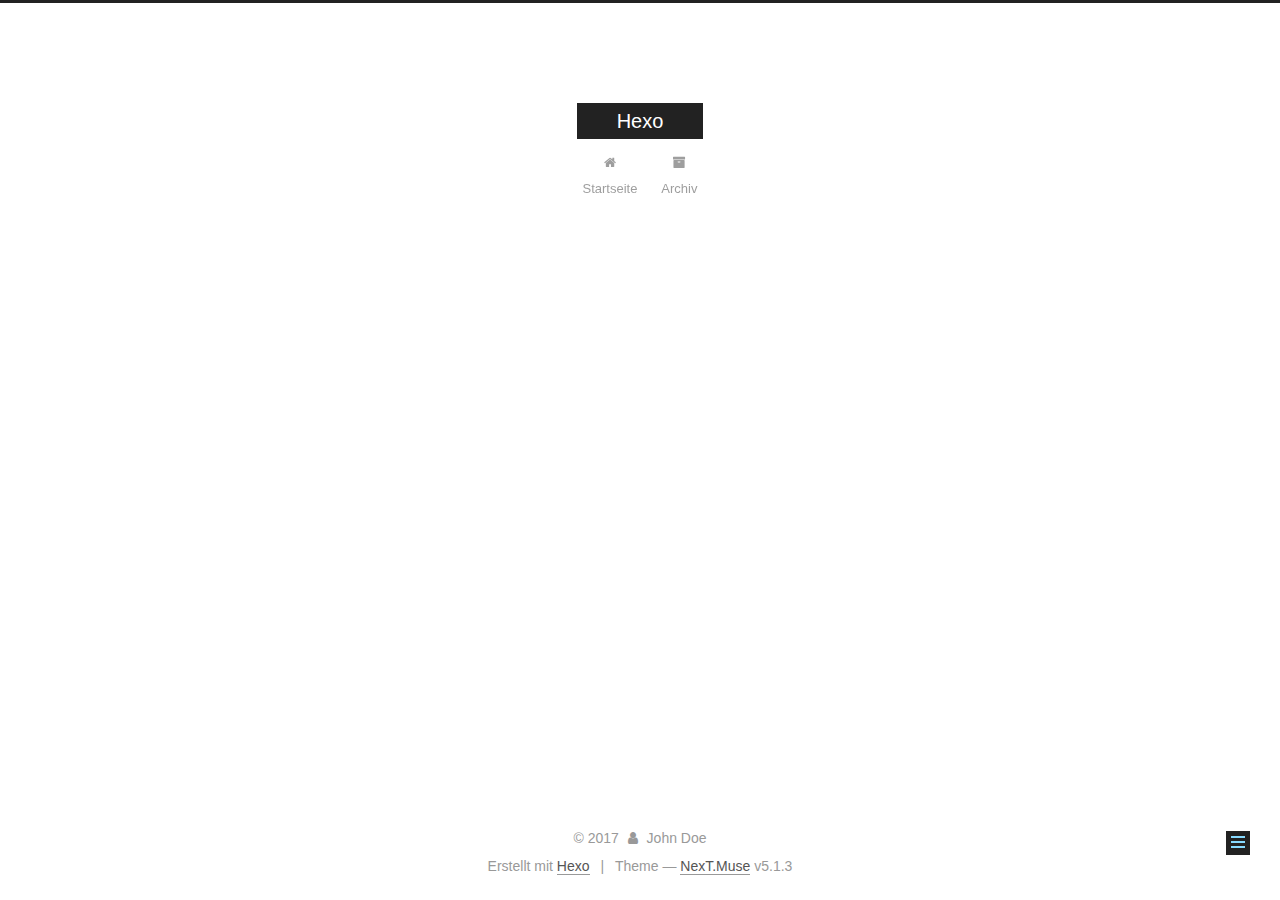
<file: 2017/10/12/第一篇博客/index.html>
<!DOCTYPE html>



  


<html class="theme-next muse use-motion" lang="">
<head>
  <meta charset="UTF-8"/>
<meta http-equiv="X-UA-Compatible" content="IE=edge" />
<meta name="viewport" content="width=device-width, initial-scale=1, maximum-scale=1"/>
<meta name="theme-color" content="#222">









<meta http-equiv="Cache-Control" content="no-transform" />
<meta http-equiv="Cache-Control" content="no-siteapp" />
















  
  
  <link href="/lib/fancybox/source/jquery.fancybox.css?v=2.1.5" rel="stylesheet" type="text/css" />







<link href="/lib/font-awesome/css/font-awesome.min.css?v=4.6.2" rel="stylesheet" type="text/css" />

<link href="/css/main.css?v=5.1.3" rel="stylesheet" type="text/css" />


  <link rel="apple-touch-icon" sizes="180x180" href="/images/apple-touch-icon-next.png?v=5.1.3">


  <link rel="icon" type="image/png" sizes="32x32" href="/images/favicon-32x32-next.png?v=5.1.3">


  <link rel="icon" type="image/png" sizes="16x16" href="/images/favicon-16x16-next.png?v=5.1.3">


  <link rel="mask-icon" href="/images/logo.svg?v=5.1.3" color="#222">





  <meta name="keywords" content="Hexo, NexT" />










<meta name="description" content="这是我的第一篇博客。">
<meta property="og:type" content="article">
<meta property="og:title" content="第一篇博客">
<meta property="og:url" content="http://yoursite.com/2017/10/12/第一篇博客/index.html">
<meta property="og:site_name" content="Hexo">
<meta property="og:description" content="这是我的第一篇博客。">
<meta property="og:updated_time" content="2017-10-12T01:54:07.802Z">
<meta name="twitter:card" content="summary">
<meta name="twitter:title" content="第一篇博客">
<meta name="twitter:description" content="这是我的第一篇博客。">



<script type="text/javascript" id="hexo.configurations">
  var NexT = window.NexT || {};
  var CONFIG = {
    root: '/',
    scheme: 'Muse',
    version: '5.1.3',
    sidebar: {"position":"left","display":"post","offset":12,"b2t":false,"scrollpercent":false,"onmobile":false},
    fancybox: true,
    tabs: true,
    motion: {"enable":true,"async":false,"transition":{"post_block":"fadeIn","post_header":"slideDownIn","post_body":"slideDownIn","coll_header":"slideLeftIn","sidebar":"slideUpIn"}},
    duoshuo: {
      userId: '0',
      author: 'Author'
    },
    algolia: {
      applicationID: '',
      apiKey: '',
      indexName: '',
      hits: {"per_page":10},
      labels: {"input_placeholder":"Search for Posts","hits_empty":"We didn't find any results for the search: ${query}","hits_stats":"${hits} results found in ${time} ms"}
    }
  };
</script>



  <link rel="canonical" href="http://yoursite.com/2017/10/12/第一篇博客/"/>





  <title>第一篇博客 | Hexo</title>
  








</head>

<body itemscope itemtype="http://schema.org/WebPage" lang="">

  
  
    
  

  <div class="container sidebar-position-left page-post-detail">
    <div class="headband"></div>

    <header id="header" class="header" itemscope itemtype="http://schema.org/WPHeader">
      <div class="header-inner"><div class="site-brand-wrapper">
  <div class="site-meta ">
    

    <div class="custom-logo-site-title">
      <a href="/"  class="brand" rel="start">
        <span class="logo-line-before"><i></i></span>
        <span class="site-title">Hexo</span>
        <span class="logo-line-after"><i></i></span>
      </a>
    </div>
      
        <p class="site-subtitle"></p>
      
  </div>

  <div class="site-nav-toggle">
    <button>
      <span class="btn-bar"></span>
      <span class="btn-bar"></span>
      <span class="btn-bar"></span>
    </button>
  </div>
</div>

<nav class="site-nav">
  

  
    <ul id="menu" class="menu">
      
        
        <li class="menu-item menu-item-home">
          <a href="/" rel="section">
            
              <i class="menu-item-icon fa fa-fw fa-home"></i> <br />
            
            Startseite
          </a>
        </li>
      
        
        <li class="menu-item menu-item-archives">
          <a href="/archives/" rel="section">
            
              <i class="menu-item-icon fa fa-fw fa-archive"></i> <br />
            
            Archiv
          </a>
        </li>
      

      
    </ul>
  

  
</nav>



 </div>
    </header>

    <main id="main" class="main">
      <div class="main-inner">
        <div class="content-wrap">
          <div id="content" class="content">
            

  <div id="posts" class="posts-expand">
    

  

  
  
  

  <article class="post post-type-normal" itemscope itemtype="http://schema.org/Article">
  
  
  
  <div class="post-block">
    <link itemprop="mainEntityOfPage" href="http://yoursite.com/2017/10/12/第一篇博客/">

    <span hidden itemprop="author" itemscope itemtype="http://schema.org/Person">
      <meta itemprop="name" content="John Doe">
      <meta itemprop="description" content="">
      <meta itemprop="image" content="/images/avatar.gif">
    </span>

    <span hidden itemprop="publisher" itemscope itemtype="http://schema.org/Organization">
      <meta itemprop="name" content="Hexo">
    </span>

    
      <header class="post-header">

        
        
          <h1 class="post-title" itemprop="name headline">第一篇博客</h1>
        

        <div class="post-meta">
          <span class="post-time">
            
              <span class="post-meta-item-icon">
                <i class="fa fa-calendar-o"></i>
              </span>
              
                <span class="post-meta-item-text">Veröffentlicht am</span>
              
              <time title="Post created" itemprop="dateCreated datePublished" datetime="2017-10-12T09:53:24+08:00">
                2017-10-12
              </time>
            

            

            
          </span>

          

          
            
          

          
          

          

          

          

        </div>
      </header>
    

    
    
    
    <div class="post-body" itemprop="articleBody">

      
      

      
        <h1 id="这是我的第一篇博客。"><a href="#这是我的第一篇博客。" class="headerlink" title="这是我的第一篇博客。"></a>这是我的第一篇博客。</h1>
      
    </div>
    
    
    

    

    

    

    <footer class="post-footer">
      

      
      
      

      
        <div class="post-nav">
          <div class="post-nav-next post-nav-item">
            
              <a href="/2017/10/12/hello-world/" rel="next" title="Hello World">
                <i class="fa fa-chevron-left"></i> Hello World
              </a>
            
          </div>

          <span class="post-nav-divider"></span>

          <div class="post-nav-prev post-nav-item">
            
          </div>
        </div>
      

      
      
    </footer>
  </div>
  
  
  
  </article>



    <div class="post-spread">
      
    </div>
  </div>


          </div>
          


          

  



        </div>
        
          
  
  <div class="sidebar-toggle">
    <div class="sidebar-toggle-line-wrap">
      <span class="sidebar-toggle-line sidebar-toggle-line-first"></span>
      <span class="sidebar-toggle-line sidebar-toggle-line-middle"></span>
      <span class="sidebar-toggle-line sidebar-toggle-line-last"></span>
    </div>
  </div>

  <aside id="sidebar" class="sidebar">
    
    <div class="sidebar-inner">

      

      
        <ul class="sidebar-nav motion-element">
          <li class="sidebar-nav-toc sidebar-nav-active" data-target="post-toc-wrap">
            Inhaltsverzeichnis
          </li>
          <li class="sidebar-nav-overview" data-target="site-overview-wrap">
            Übersicht
          </li>
        </ul>
      

      <section class="site-overview-wrap sidebar-panel">
        <div class="site-overview">
          <div class="site-author motion-element" itemprop="author" itemscope itemtype="http://schema.org/Person">
            
              <p class="site-author-name" itemprop="name">John Doe</p>
              <p class="site-description motion-element" itemprop="description"></p>
          </div>

          <nav class="site-state motion-element">

            
              <div class="site-state-item site-state-posts">
              
                <a href="/archives/">
              
                  <span class="site-state-item-count">2</span>
                  <span class="site-state-item-name">Artikel</span>
                </a>
              </div>
            

            

            

          </nav>

          

          <div class="links-of-author motion-element">
            
          </div>

          
          

          
          

          

        </div>
      </section>

      
      <!--noindex-->
        <section class="post-toc-wrap motion-element sidebar-panel sidebar-panel-active">
          <div class="post-toc">

            
              
            

            
              <div class="post-toc-content"><ol class="nav"><li class="nav-item nav-level-1"><a class="nav-link" href="#这是我的第一篇博客。"><span class="nav-number">1.</span> <span class="nav-text">这是我的第一篇博客。</span></a></li></ol></div>
            

          </div>
        </section>
      <!--/noindex-->
      

      

    </div>
  </aside>


        
      </div>
    </main>

    <footer id="footer" class="footer">
      <div class="footer-inner">
        <div class="copyright">&copy; <span itemprop="copyrightYear">2017</span>
  <span class="with-love">
    <i class="fa fa-user"></i>
  </span>
  <span class="author" itemprop="copyrightHolder">John Doe</span>

  
</div>


  <div class="powered-by">Erstellt mit  <a class="theme-link" target="_blank" href="https://hexo.io">Hexo</a></div>



  <span class="post-meta-divider">|</span>



  <div class="theme-info">Theme &mdash; <a class="theme-link" target="_blank" href="https://github.com/iissnan/hexo-theme-next">NexT.Muse</a> v5.1.3</div>




        







        
      </div>
    </footer>

    
      <div class="back-to-top">
        <i class="fa fa-arrow-up"></i>
        
      </div>
    

    

  </div>

  

<script type="text/javascript">
  if (Object.prototype.toString.call(window.Promise) !== '[object Function]') {
    window.Promise = null;
  }
</script>









  












  
  
    <script type="text/javascript" src="/lib/jquery/index.js?v=2.1.3"></script>
  

  
  
    <script type="text/javascript" src="/lib/fastclick/lib/fastclick.min.js?v=1.0.6"></script>
  

  
  
    <script type="text/javascript" src="/lib/jquery_lazyload/jquery.lazyload.js?v=1.9.7"></script>
  

  
  
    <script type="text/javascript" src="/lib/velocity/velocity.min.js?v=1.2.1"></script>
  

  
  
    <script type="text/javascript" src="/lib/velocity/velocity.ui.min.js?v=1.2.1"></script>
  

  
  
    <script type="text/javascript" src="/lib/fancybox/source/jquery.fancybox.pack.js?v=2.1.5"></script>
  


  


  <script type="text/javascript" src="/js/src/utils.js?v=5.1.3"></script>

  <script type="text/javascript" src="/js/src/motion.js?v=5.1.3"></script>



  
  

  
  <script type="text/javascript" src="/js/src/scrollspy.js?v=5.1.3"></script>
<script type="text/javascript" src="/js/src/post-details.js?v=5.1.3"></script>



  


  <script type="text/javascript" src="/js/src/bootstrap.js?v=5.1.3"></script>



  


  




	





  





  












  





  

  

  
  

  

  

  

</body>
</html>
</file>
<file: css/extra.css>
/* :root>* {
    --md-code-fg-color: #A9B7C6;
    --md-code-bg-color: #2b2b2b;
    --md-code-hl-color: #214283;
    --md-code-hl-number-color: #82AAFF;
    --md-code-hl-special-color: #A9B7C6;
    --md-code-hl-function-color: #FFE64C;
    --md-code-hl-constant-color: hsla(250, 70%, 64%, 1);
    --md-code-hl-keyword-color: #CC7832;
    --md-code-hl-string-color: #6A8759;
    --md-code-hl-name-color: var(--md-code-fg-color);
    --md-code-hl-operator-color: #A9B7C6;
    --md-code-hl-punctuation-color: #A9B7C6;
    --md-code-hl-comment-color: #787878;
    --md-code-hl-generic-color: #A9B7C6;
    --md-code-hl-variable-color: #A9B7C6;

    --md-typeset-color: #333333;
    --drake-highlight: #d63200;
    --drake-accent: #e95f59;
    --drake-highlight-opacity: #d6320022;
    --md-admonition-fg-color: #333333;
    --drake-font-size: 12px;
} */

:root > * {
    /* --md-code-fg-color: #A9B7C6;
    --md-code-bg-color: #2b2b2b; */
    --drake-highlight: #d63200;
}

[data-md-color-scheme="drake"] {
    --md-primary-fg-color: hsla(0, 0%, 100%, 1);
    --md-primary-fg-color--light: hsla(0, 0%, 100%, 0.7);
    --md-primary-fg-color--dark: hsla(0, 0%, 0%, 0.07);
    --md-primary-bg-color: hsla(0, 0%, 0%, 0.87);
    --md-primary-bg-color--light: hsla(0, 0%, 0%, 0.54);
    --md-accent-fg-color: #d63200;
    --md-accent-fg-color--light: #d63200;
    --md-accent-fg-color--dark: #d63200;
    --md-typeset-a-color: #d63200 !important;
    --base-h-color: #273849;
}

[data-md-color-scheme="slate"] {
    --drake-highlight: #fff;
    --md-code-fg-color: #a9b7c6;
    --md-code-bg-color: #2b2b2b;
    --md-code-hl-color: #214283;
    --md-code-hl-number-color: #82aaff;
    --md-code-hl-special-color: #a9b7c6;
    --md-code-hl-function-color: #ffe64c;
    --md-code-hl-constant-color: hsla(250, 70%, 64%, 1);
    --md-code-hl-keyword-color: #cc7832;
    --md-code-hl-string-color: #6a8759;
    --md-code-hl-name-color: var(--md-code-fg-color);
    --md-code-hl-operator-color: #a9b7c6;
    --md-code-hl-punctuation-color: #a9b7c6;
    --md-code-hl-comment-color: #787878;
    --md-code-hl-generic-color: #a9b7c6;
    --md-code-hl-variable-color: #a9b7c6;
    --md-typeset-a-color: #d63200 !important;
    --base-h-color: #fff;
}

/*字体渲染*/
@font-face {
    font-family: "JetBrains Mono";
    src: local("JetBrains Mono"),
        url("https://raw.githubusercontent.com/JetBrains/JetBrainsMono/master/fonts/webfonts/JetBrainsMono-Regular.woff2")
            format("woff2"),
        url("https://raw.githubusercontent.com/JetBrains/JetBrainsMono/master/fonts/ttf/JetBrainsMono-Regular.ttf")
            format("truetype");
    font-display: swap;
    font-weight: normal;
    font-style: normal;
}

@font-face {
    font-family: "JetBrains Mono";
    src: local("JetBrains Mono"),
        url("https://raw.githubusercontent.com/JetBrains/JetBrainsMono/master/fonts/webfonts/JetBrainsMono-Bold.woff2")
            format("woff2"),
        url("https://raw.githubusercontent.com/JetBrains/JetBrainsMono/master/fonts/ttf/JetBrainsMono-Bold.ttf")
            format("truetype");
    font-display: swap;
    font-weight: bold;
    font-style: normal;
}

/* * {
    -webkit-font-feature-settings: "liga"on, "calt"on;
    -webkit-font-smoothing: subpixel-antialiased;
    -moz-osx-font-smoothing: auto;
    text-rendering: optimizeLegibility;
    font-family: "JetBrains Mono", monospace !important;
} */

/*布局*/
/* .md-content {
    max-width: 49.5rem;
}

.md-grid {
    max-width: 80rem;
} */

/*表格*/
.md-typeset__table {
    display: block;
    padding: 0 0.8rem;
    margin: 1em 0;
}

table tr:nth-child(2n),
thead {
    /* background-color: #eee; */
}

.md-typeset table:not([class]) {
    border-collapse: collapse;
    border-spacing: 0px;
    width: 100%;
    break-inside: auto;
    text-align: left;
    display: table;
    box-shadow: none;
    font-size: var(--drake-font-size);
}

.md-typeset table:not([class]) th {
    border: 1px solid #dfe2e5;
    /* background-color: #ddd; */
    padding: 6px 13px;
    font-weight: bold;
    color: #e92063;
}

.md-typeset table:not([class]) td {
    border: 1px solid #dfe2e5;
}

/*隐藏搜索框, 因为不支持中文搜索*/
/* .md-search__form {
    visibility: hidden;
} */

/*引用*/
.md-typeset :is(.admonition, details) {
    font-size: 12px;
}

[dir="ltr"] .md-typeset blockquote {
    border-left: none;
}

.md-typeset blockquote {
    color: inherit;
    padding: 10px 16px;
    background-color: #fdefee;
    position: relative;
    border-left: none;
    margin: 2em 0;
}

.md-typeset blockquote p {
    margin: 0 0 !important;
}

.md-typeset blockquote:before {
    display: block;
    position: absolute;
    content: "";
    width: 4px;
    left: 0;
    top: 0;
    height: 100%;
    background-color: var(--drake-accent);
    border-radius: 4px;
}

/*字间距*/
.md-typeset {
    line-height: 1.8;
    font-size: var(--drake-font-size);
}

.md-typeset pre {
    line-height: 1.6;
}

/*标签*/
.md-typeset .tabbed-set > label {
    border-bottom: 2px solid transparent;
    color: var(--md-typeset-color);
    line-height: 1.3;
    font-size: var(--drake-font-size);
    margin-bottom: 0.8em;
    font-weight: normal;
}

.md-typeset .tabbed-set > input:checked + label {
    font-weight: 500;
    line-height: 1.3;
    margin-bottom: 0.8em;
}

/*侧边导航*/
.md-nav__item .md-nav__link--active {
    color: var(--drake-highlight);
    font-weight: 500;
}

.md-nav__title[for="__drawer"] {
    display: none;
}

div .md-source__fact {
    display: none;
}

.md-source__icon + .md-source__repository {
    margin-left: -1em;
    padding-left: 0;
    font-weight: 500;
}

.md-nav__link {
    font-size: var(--drake-font-size);
    line-height: 1.6;
}

/*代码块*/
.md-typeset code {
    font-size: inherit;
    border-radius: 2px !important;
    border: none !important;
}

.md-typeset pre > code {
    padding: 0.8em 0.8em;
}

code span::selection {
    background: #214283;
}

.highlight code::selection {
    background: #214283;
}

/*代码片段*/
p code,
article > code,
li > code,
td > code,
th > code,
a > code {
    background-color: transparent !important;
    color: var(--drake-highlight) !important;
    padding: 0 2px !important;
}

img {
    border-radius: 2px;
    margin: 4px 0;
}

/*链接*/
.md-content a {
    color: var(--drake-highlight) !important;
    text-decoration: underline;
    margin: 0 2px;
}

/*编辑按钮*/
.md-typeset .md-content__button {
    color: var(--md-default-fg-color--lighter) !important;
}

/* .md-icon svg {
    width: 14px;
} */

/*标题*/
h1,
h2,
h3,
h4,
h5,
h6,
.md-header-nav__title {
    font-weight: bold !important;
    color: var(--base-h-color);
}

.md-typeset h1 {
    text-align: center;
    font-size: 1.45em;
    color: var(--base-h-color);
}

.md-typeset h2 {
    display: inline-block;
    font-size: 1.45em;
}

h2:after {
    display: block;
    content: "";
    height: 2px;
    margin-top: 4px;
    background-color: var(--base-h-color);
    border-radius: 2px;
    margin-right: 1.1em;
}

/*清单*/
.md-typeset [type="checkbox"]:checked + .task-list-indicator:before {
    background-color: #43a047;
}

.md-typeset .task-list-indicator:before {
    background-color: #c7c7c7;
}

.md-typeset .task-list-control {
    margin-right: 8px;
}

/*复制图标*/
.md-clipboard:after {
    background-color: #4d4d4d;
}

/*头部*/
.md-ellipsis {
    font-weight: bold;
}

/*折叠块*/
/*标题展开状态*/
.md-typeset .admonition-title,
.md-typeset summary {
    border-left: none;
    margin: 0;
}

/*标题背景*/
.md-typeset .abstract > .admonition-title,
.md-typeset .abstract > summary,
.md-typeset .summary > .admonition-title,
.md-typeset .summary > summary,
.md-typeset .tldr > .admonition-title,
.md-typeset .tldr > summary {
    background-color: #f2f2f2;
    border: 1px solid #dfe2e5;
    font-weight: bold;
}

/*内容展开状态*/
.md-typeset .admonition,
.md-typeset details {
    border-left: none;
    box-shadow: none;
    padding: 0;
    font-size: var(--drake-font-size);
}

/*标题栏左侧图标*/
.md-typeset .abstract > .admonition-title:before,
.md-typeset .abstract > summary:before,
.md-typeset .summary > .admonition-title:before,
.md-typeset .summary > summary:before,
.md-typeset .tldr > .admonition-title:before,
.md-typeset .tldr > summary:before {
    background-color: var(--md-admonition-fg-color);
    top: 0.5rem;
}

/*箭头图标*/
.md-typeset summary:after {
    top: 0.5rem;
}
</file>
<file: css/style.css>
body {
  width: 100%;
}
body:before,
body:after {
  content: "";
  display: table;
}
body:after {
  clear: both;
}
html,
body,
div,
span,
applet,
object,
iframe,
h1,
h2,
h3,
h4,
h5,
h6,
p,
blockquote,
pre,
a,
abbr,
acronym,
address,
big,
cite,
code,
del,
dfn,
em,
img,
ins,
kbd,
q,
s,
samp,
small,
strike,
strong,
sub,
sup,
tt,
var,
dl,
dt,
dd,
ol,
ul,
li,
fieldset,
form,
label,
legend,
table,
caption,
tbody,
tfoot,
thead,
tr,
th,
td {
  margin: 0;
  padding: 0;
  border: 0;
  outline: 0;
  font-weight: inherit;
  font-style: inherit;
  font-family: inherit;
  font-size: 100%;
  vertical-align: baseline;
}
body {
  line-height: 1;
  color: #000;
  background: #fff;
}
ol,
ul {
  list-style: none;
}
table {
  border-collapse: separate;
  border-spacing: 0;
  vertical-align: middle;
}
caption,
th,
td {
  text-align: left;
  font-weight: normal;
  vertical-align: middle;
}
a img {
  border: none;
}
input,
button {
  margin: 0;
  padding: 0;
}
input::-moz-focus-inner,
button::-moz-focus-inner {
  border: 0;
  padding: 0;
}
@font-face {
  font-family: FontAwesome;
  font-style: normal;
  font-weight: normal;
  src: url("fonts/fontawesome-webfont.eot?v=#4.0.3");
  src: url("fonts/fontawesome-webfont.eot?#iefix&v=#4.0.3") format("embedded-opentype"), url("fonts/fontawesome-webfont.woff?v=#4.0.3") format("woff"), url("fonts/fontawesome-webfont.ttf?v=#4.0.3") format("truetype"), url("fonts/fontawesome-webfont.svg#fontawesomeregular?v=#4.0.3") format("svg");
}
html,
body,
#container {
  height: 100%;
}
body {
  background: #eee;
  font: 14px "Helvetica Neue", Helvetica, Arial, sans-serif;
  -webkit-text-size-adjust: 100%;
}
.outer {
  max-width: 1220px;
  margin: 0 auto;
  padding: 0 20px;
}
.outer:before,
.outer:after {
  content: "";
  display: table;
}
.outer:after {
  clear: both;
}
.inner {
  display: inline;
  float: left;
  width: 98.33333333333333%;
  margin: 0 0.833333333333333%;
}
.left,
.alignleft {
  float: left;
}
.right,
.alignright {
  float: right;
}
.clear {
  clear: both;
}
#container {
  position: relative;
}
.mobile-nav-on {
  overflow: hidden;
}
#wrap {
  height: 100%;
  width: 100%;
  position: absolute;
  top: 0;
  left: 0;
  -webkit-transition: 0.2s ease-out;
  -moz-transition: 0.2s ease-out;
  -ms-transition: 0.2s ease-out;
  transition: 0.2s ease-out;
  z-index: 1;
  background: #eee;
}
.mobile-nav-on #wrap {
  left: 280px;
}
@media screen and (min-width: 768px) {
  #main {
    display: inline;
    float: left;
    width: 73.33333333333333%;
    margin: 0 0.833333333333333%;
  }
}
.article-date,
.article-category-link,
.archive-year,
.widget-title {
  text-decoration: none;
  text-transform: uppercase;
  letter-spacing: 2px;
  color: #999;
  margin-bottom: 1em;
  margin-left: 5px;
  line-height: 1em;
  text-shadow: 0 1px #fff;
  font-weight: bold;
}
.article-inner,
.archive-article-inner {
  background: #fff;
  -webkit-box-shadow: 1px 2px 3px #ddd;
  box-shadow: 1px 2px 3px #ddd;
  border: 1px solid #ddd;
  border-radius: 3px;
}
.article-entry h1,
.widget h1 {
  font-size: 2em;
}
.article-entry h2,
.widget h2 {
  font-size: 1.5em;
}
.article-entry h3,
.widget h3 {
  font-size: 1.3em;
}
.article-entry h4,
.widget h4 {
  font-size: 1.2em;
}
.article-entry h5,
.widget h5 {
  font-size: 1em;
}
.article-entry h6,
.widget h6 {
  font-size: 1em;
  color: #999;
}
.article-entry hr,
.widget hr {
  border: 1px dashed #ddd;
}
.article-entry strong,
.widget strong {
  font-weight: bold;
}
.article-entry em,
.widget em,
.article-entry cite,
.widget cite {
  font-style: italic;
}
.article-entry sup,
.widget sup,
.article-entry sub,
.widget sub {
  font-size: 0.75em;
  line-height: 0;
  position: relative;
  vertical-align: baseline;
}
.article-entry sup,
.widget sup {
  top: -0.5em;
}
.article-entry sub,
.widget sub {
  bottom: -0.2em;
}
.article-entry small,
.widget small {
  font-size: 0.85em;
}
.article-entry acronym,
.widget acronym,
.article-entry abbr,
.widget abbr {
  border-bottom: 1px dotted;
}
.article-entry ul,
.widget ul,
.article-entry ol,
.widget ol,
.article-entry dl,
.widget dl {
  margin: 0 20px;
  line-height: 1.6em;
}
.article-entry ul ul,
.widget ul ul,
.article-entry ol ul,
.widget ol ul,
.article-entry ul ol,
.widget ul ol,
.article-entry ol ol,
.widget ol ol {
  margin-top: 0;
  margin-bottom: 0;
}
.article-entry ul,
.widget ul {
  list-style: disc;
}
.article-entry ol,
.widget ol {
  list-style: decimal;
}
.article-entry dt,
.widget dt {
  font-weight: bold;
}
#header {
  height: 300px;
  position: relative;
  border-bottom: 1px solid #ddd;
}
#header:before,
#header:after {
  content: "";
  position: absolute;
  left: 0;
  right: 0;
  height: 40px;
}
#header:before {
  top: 0;
  background: -webkit-linear-gradient(rgba(0,0,0,0.2), transparent);
  background: -moz-linear-gradient(rgba(0,0,0,0.2), transparent);
  background: -ms-linear-gradient(rgba(0,0,0,0.2), transparent);
  background: linear-gradient(rgba(0,0,0,0.2), transparent);
}
#header:after {
  bottom: 0;
  background: -webkit-linear-gradient(transparent, rgba(0,0,0,0.2));
  background: -moz-linear-gradient(transparent, rgba(0,0,0,0.2));
  background: -ms-linear-gradient(transparent, rgba(0,0,0,0.2));
  background: linear-gradient(transparent, rgba(0,0,0,0.2));
}
#header-outer {
  height: 100%;
  position: relative;
}
#header-inner {
  position: relative;
  overflow: hidden;
}
#banner {
  position: absolute;
  top: 0;
  left: 0;
  width: 100%;
  height: 100%;
  background: url("images/banner.jpg") center #000;
  -webkit-background-size: cover;
  -moz-background-size: cover;
  background-size: cover;
  z-index: -1;
}
#header-title {
  text-align: center;
  height: 40px;
  position: absolute;
  top: 50%;
  left: 0;
  margin-top: -20px;
}
#logo,
#subtitle {
  text-decoration: none;
  color: #fff;
  font-weight: 300;
  text-shadow: 0 1px 4px rgba(0,0,0,0.3);
}
#logo {
  font-size: 40px;
  line-height: 40px;
  letter-spacing: 2px;
}
#subtitle {
  font-size: 16px;
  line-height: 16px;
  letter-spacing: 1px;
}
#subtitle-wrap {
  margin-top: 16px;
}
#main-nav {
  float: left;
  margin-left: -15px;
}
.nav-icon,
.main-nav-link {
  float: left;
  color: #fff;
  opacity: 0.6;
  text-decoration: none;
  text-shadow: 0 1px rgba(0,0,0,0.2);
  -webkit-transition: opacity 0.2s;
  -moz-transition: opacity 0.2s;
  -ms-transition: opacity 0.2s;
  transition: opacity 0.2s;
  display: block;
  padding: 20px 15px;
}
.nav-icon:hover,
.main-nav-link:hover {
  opacity: 1;
}
.nav-icon {
  font-family: FontAwesome;
  text-align: center;
  font-size: 14px;
  width: 14px;
  height: 14px;
  padding: 20px 15px;
  position: relative;
  cursor: pointer;
}
.main-nav-link {
  font-weight: 300;
  letter-spacing: 1px;
}
@media screen and (max-width: 479px) {
  .main-nav-link {
    display: none;
  }
}
#main-nav-toggle {
  display: none;
}
#main-nav-toggle:before {
  content: "\f0c9";
}
@media screen and (max-width: 479px) {
  #main-nav-toggle {
    display: block;
  }
}
#sub-nav {
  float: right;
  margin-right: -15px;
}
#nav-rss-link:before {
  content: "\f09e";
}
#nav-search-btn:before {
  content: "\f002";
}
#search-form-wrap {
  position: absolute;
  top: 15px;
  width: 150px;
  height: 30px;
  right: -150px;
  opacity: 0;
  -webkit-transition: 0.2s ease-out;
  -moz-transition: 0.2s ease-out;
  -ms-transition: 0.2s ease-out;
  transition: 0.2s ease-out;
}
#search-form-wrap.on {
  opacity: 1;
  right: 0;
}
@media screen and (max-width: 479px) {
  #search-form-wrap {
    width: 100%;
    right: -100%;
  }
}
.search-form {
  position: absolute;
  top: 0;
  left: 0;
  right: 0;
  background: #fff;
  padding: 5px 15px;
  border-radius: 15px;
  -webkit-box-shadow: 0 0 10px rgba(0,0,0,0.3);
  box-shadow: 0 0 10px rgba(0,0,0,0.3);
}
.search-form-input {
  border: none;
  background: none;
  color: #555;
  width: 100%;
  font: 13px "Helvetica Neue", Helvetica, Arial, sans-serif;
  outline: none;
}
.search-form-input::-webkit-search-results-decoration,
.search-form-input::-webkit-search-cancel-button {
  -webkit-appearance: none;
}
.search-form-submit {
  position: absolute;
  top: 50%;
  right: 10px;
  margin-top: -7px;
  font: 13px FontAwesome;
  border: none;
  background: none;
  color: #bbb;
  cursor: pointer;
}
.search-form-submit:hover,
.search-form-submit:focus {
  color: #777;
}
.article {
  margin: 50px 0;
}
.article-inner {
  overflow: hidden;
}
.article-meta:before,
.article-meta:after {
  content: "";
  display: table;
}
.article-meta:after {
  clear: both;
}
.article-date {
  float: left;
}
.article-category {
  float: left;
  line-height: 1em;
  color: #ccc;
  text-shadow: 0 1px #fff;
  margin-left: 8px;
}
.article-category:before {
  content: "\2022";
}
.article-category-link {
  margin: 0 12px 1em;
}
.article-header {
  padding: 20px 20px 0;
}
.article-title {
  text-decoration: none;
  font-size: 2em;
  font-weight: bold;
  color: #555;
  line-height: 1.1em;
  -webkit-transition: color 0.2s;
  -moz-transition: color 0.2s;
  -ms-transition: color 0.2s;
  transition: color 0.2s;
}
a.article-title:hover {
  color: #258fb8;
}
.article-entry {
  color: #555;
  padding: 0 20px;
}
.article-entry:before,
.article-entry:after {
  content: "";
  display: table;
}
.article-entry:after {
  clear: both;
}
.article-entry p,
.article-entry table {
  line-height: 1.6em;
  margin: 1.6em 0;
}
.article-entry h1,
.article-entry h2,
.article-entry h3,
.article-entry h4,
.article-entry h5,
.article-entry h6 {
  font-weight: bold;
}
.article-entry h1,
.article-entry h2,
.article-entry h3,
.article-entry h4,
.article-entry h5,
.article-entry h6 {
  line-height: 1.1em;
  margin: 1.1em 0;
}
.article-entry a {
  color: #258fb8;
  text-decoration: none;
}
.article-entry a:hover {
  text-decoration: underline;
}
.article-entry ul,
.article-entry ol,
.article-entry dl {
  margin-top: 1.6em;
  margin-bottom: 1.6em;
}
.article-entry img,
.article-entry video {
  max-width: 100%;
  height: auto;
  display: block;
  margin: auto;
}
.article-entry iframe {
  border: none;
}
.article-entry table {
  width: 100%;
  border-collapse: collapse;
  border-spacing: 0;
}
.article-entry th {
  font-weight: bold;
  border-bottom: 3px solid #ddd;
  padding-bottom: 0.5em;
}
.article-entry td {
  border-bottom: 1px solid #ddd;
  padding: 10px 0;
}
.article-entry blockquote {
  font-family: Georgia, "Times New Roman", serif;
  font-size: 1.4em;
  margin: 1.6em 20px;
  text-align: center;
}
.article-entry blockquote footer {
  font-size: 14px;
  margin: 1.6em 0;
  font-family: "Helvetica Neue", Helvetica, Arial, sans-serif;
}
.article-entry blockquote footer cite:before {
  content: "—";
  padding: 0 0.5em;
}
.article-entry .pullquote {
  text-align: left;
  width: 45%;
  margin: 0;
}
.article-entry .pullquote.left {
  margin-left: 0.5em;
  margin-right: 1em;
}
.article-entry .pullquote.right {
  margin-right: 0.5em;
  margin-left: 1em;
}
.article-entry .caption {
  color: #999;
  display: block;
  font-size: 0.9em;
  margin-top: 0.5em;
  position: relative;
  text-align: center;
}
.article-entry .video-container {
  position: relative;
  padding-top: 56.25%;
  height: 0;
  overflow: hidden;
}
.article-entry .video-container iframe,
.article-entry .video-container object,
.article-entry .video-container embed {
  position: absolute;
  top: 0;
  left: 0;
  width: 100%;
  height: 100%;
  margin-top: 0;
}
.article-more-link a {
  display: inline-block;
  line-height: 1em;
  padding: 6px 15px;
  border-radius: 15px;
  background: #eee;
  color: #999;
  text-shadow: 0 1px #fff;
  text-decoration: none;
}
.article-more-link a:hover {
  background: #258fb8;
  color: #fff;
  text-decoration: none;
  text-shadow: 0 1px #1e7293;
}
.article-footer {
  font-size: 0.85em;
  line-height: 1.6em;
  border-top: 1px solid #ddd;
  padding-top: 1.6em;
  margin: 0 20px 20px;
}
.article-footer:before,
.article-footer:after {
  content: "";
  display: table;
}
.article-footer:after {
  clear: both;
}
.article-footer a {
  color: #999;
  text-decoration: none;
}
.article-footer a:hover {
  color: #555;
}
.article-tag-list-item {
  float: left;
  margin-right: 10px;
}
.article-tag-list-link:before {
  content: "#";
}
.article-comment-link {
  float: right;
}
.article-comment-link:before {
  content: "\f075";
  font-family: FontAwesome;
  padding-right: 8px;
}
.article-share-link {
  cursor: pointer;
  float: right;
  margin-left: 20px;
}
.article-share-link:before {
  content: "\f064";
  font-family: FontAwesome;
  padding-right: 6px;
}
#article-nav {
  position: relative;
}
#article-nav:before,
#article-nav:after {
  content: "";
  display: table;
}
#article-nav:after {
  clear: both;
}
@media screen and (min-width: 768px) {
  #article-nav {
    margin: 50px 0;
  }
  #article-nav:before {
    width: 8px;
    height: 8px;
    position: absolute;
    top: 50%;
    left: 50%;
    margin-top: -4px;
    margin-left: -4px;
    content: "";
    border-radius: 50%;
    background: #ddd;
    -webkit-box-shadow: 0 1px 2px #fff;
    box-shadow: 0 1px 2px #fff;
  }
}
.article-nav-link-wrap {
  text-decoration: none;
  text-shadow: 0 1px #fff;
  color: #999;
  -webkit-box-sizing: border-box;
  -moz-box-sizing: border-box;
  box-sizing: border-box;
  margin-top: 50px;
  text-align: center;
  display: block;
}
.article-nav-link-wrap:hover {
  color: #555;
}
@media screen and (min-width: 768px) {
  .article-nav-link-wrap {
    width: 50%;
    margin-top: 0;
  }
}
@media screen and (min-width: 768px) {
  #article-nav-newer {
    float: left;
    text-align: right;
    padding-right: 20px;
  }
}
@media screen and (min-width: 768px) {
  #article-nav-older {
    float: right;
    text-align: left;
    padding-left: 20px;
  }
}
.article-nav-caption {
  text-transform: uppercase;
  letter-spacing: 2px;
  color: #ddd;
  line-height: 1em;
  font-weight: bold;
}
#article-nav-newer .article-nav-caption {
  margin-right: -2px;
}
.article-nav-title {
  font-size: 0.85em;
  line-height: 1.6em;
  margin-top: 0.5em;
}
.article-share-box {
  position: absolute;
  display: none;
  background: #fff;
  -webkit-box-shadow: 1px 2px 10px rgba(0,0,0,0.2);
  box-shadow: 1px 2px 10px rgba(0,0,0,0.2);
  border-radius: 3px;
  margin-left: -145px;
  overflow: hidden;
  z-index: 1;
}
.article-share-box.on {
  display: block;
}
.article-share-input {
  width: 100%;
  background: none;
  -webkit-box-sizing: border-box;
  -moz-box-sizing: border-box;
  box-sizing: border-box;
  font: 14px "Helvetica Neue", Helvetica, Arial, sans-serif;
  padding: 0 15px;
  color: #555;
  outline: none;
  border: 1px solid #ddd;
  border-radius: 3px 3px 0 0;
  height: 36px;
  line-height: 36px;
}
.article-share-links {
  background: #eee;
}
.article-share-links:before,
.article-share-links:after {
  content: "";
  display: table;
}
.article-share-links:after {
  clear: both;
}
.article-share-twitter,
.article-share-facebook,
.article-share-pinterest,
.article-share-google {
  width: 50px;
  height: 36px;
  display: block;
  float: left;
  position: relative;
  color: #999;
  text-shadow: 0 1px #fff;
}
.article-share-twitter:before,
.article-share-facebook:before,
.article-share-pinterest:before,
.article-share-google:before {
  font-size: 20px;
  font-family: FontAwesome;
  width: 20px;
  height: 20px;
  position: absolute;
  top: 50%;
  left: 50%;
  margin-top: -10px;
  margin-left: -10px;
  text-align: center;
}
.article-share-twitter:hover,
.article-share-facebook:hover,
.article-share-pinterest:hover,
.article-share-google:hover {
  color: #fff;
}
.article-share-twitter:before {
  content: "\f099";
}
.article-share-twitter:hover {
  background: #00aced;
  text-shadow: 0 1px #008abe;
}
.article-share-facebook:before {
  content: "\f09a";
}
.article-share-facebook:hover {
  background: #3b5998;
  text-shadow: 0 1px #2f477a;
}
.article-share-pinterest:before {
  content: "\f0d2";
}
.article-share-pinterest:hover {
  background: #cb2027;
  text-shadow: 0 1px #a21a1f;
}
.article-share-google:before {
  content: "\f0d5";
}
.article-share-google:hover {
  background: #dd4b39;
  text-shadow: 0 1px #be3221;
}
.article-gallery {
  background: #000;
  position: relative;
}
.article-gallery-photos {
  position: relative;
  overflow: hidden;
}
.article-gallery-img {
  display: none;
  max-width: 100%;
}
.article-gallery-img:first-child {
  display: block;
}
.article-gallery-img.loaded {
  position: absolute;
  display: block;
}
.article-gallery-img img {
  display: block;
  max-width: 100%;
  margin: 0 auto;
}
#comments {
  background: #fff;
  -webkit-box-shadow: 1px 2px 3px #ddd;
  box-shadow: 1px 2px 3px #ddd;
  padding: 20px;
  border: 1px solid #ddd;
  border-radius: 3px;
  margin: 50px 0;
}
#comments a {
  color: #258fb8;
}
.archives-wrap {
  margin: 50px 0;
}
.archives:before,
.archives:after {
  content: "";
  display: table;
}
.archives:after {
  clear: both;
}
.archive-year-wrap {
  margin-bottom: 1em;
}
.archives {
  -webkit-column-gap: 10px;
  -moz-column-gap: 10px;
  column-gap: 10px;
}
@media screen and (min-width: 480px) and (max-width: 767px) {
  .archives {
    -webkit-column-count: 2;
    -moz-column-count: 2;
    column-count: 2;
  }
}
@media screen and (min-width: 768px) {
  .archives {
    -webkit-column-count: 3;
    -moz-column-count: 3;
    column-count: 3;
  }
}
.archive-article {
  -webkit-column-break-inside: avoid;
  page-break-inside: avoid;
  overflow: hidden;
  break-inside: avoid-column;
}
.archive-article-inner {
  padding: 10px;
  margin-bottom: 15px;
}
.archive-article-title {
  text-decoration: none;
  font-weight: bold;
  color: #555;
  -webkit-transition: color 0.2s;
  -moz-transition: color 0.2s;
  -ms-transition: color 0.2s;
  transition: color 0.2s;
  line-height: 1.6em;
}
.archive-article-title:hover {
  color: #258fb8;
}
.archive-article-footer {
  margin-top: 1em;
}
.archive-article-date {
  color: #999;
  text-decoration: none;
  font-size: 0.85em;
  line-height: 1em;
  margin-bottom: 0.5em;
  display: block;
}
#page-nav {
  margin: 50px auto;
  background: #fff;
  -webkit-box-shadow: 1px 2px 3px #ddd;
  box-shadow: 1px 2px 3px #ddd;
  border: 1px solid #ddd;
  border-radius: 3px;
  text-align: center;
  color: #999;
  overflow: hidden;
}
#page-nav:before,
#page-nav:after {
  content: "";
  display: table;
}
#page-nav:after {
  clear: both;
}
#page-nav a,
#page-nav span {
  padding: 10px 20px;
  line-height: 1;
  height: 2ex;
}
#page-nav a {
  color: #999;
  text-decoration: none;
}
#page-nav a:hover {
  background: #999;
  color: #fff;
}
#page-nav .prev {
  float: left;
}
#page-nav .next {
  float: right;
}
#page-nav .page-number {
  display: inline-block;
}
@media screen and (max-width: 479px) {
  #page-nav .page-number {
    display: none;
  }
}
#page-nav .current {
  color: #555;
  font-weight: bold;
}
#page-nav .space {
  color: #ddd;
}
#footer {
  background: #262a30;
  padding: 50px 0;
  border-top: 1px solid #ddd;
  color: #999;
}
#footer a {
  color: #258fb8;
  text-decoration: none;
}
#footer a:hover {
  text-decoration: underline;
}
#footer-info {
  line-height: 1.6em;
  font-size: 0.85em;
}
.article-entry pre,
.article-entry .highlight {
  background: #2d2d2d;
  margin: 0 -20px;
  padding: 15px 20px;
  border-style: solid;
  border-color: #ddd;
  border-width: 1px 0;
  overflow: auto;
  color: #ccc;
  line-height: 22.400000000000002px;
}
.article-entry .highlight .gutter pre,
.article-entry .gist .gist-file .gist-data .line-numbers {
  color: #666;
  font-size: 0.85em;
}
.article-entry pre,
.article-entry code {
  font-family: "Source Code Pro", Consolas, Monaco, Menlo, Consolas, monospace;
}
.article-entry code {
  background: #eee;
  text-shadow: 0 1px #fff;
  padding: 0 0.3em;
}
.article-entry pre code {
  background: none;
  text-shadow: none;
  padding: 0;
}
.article-entry .highlight pre {
  border: none;
  margin: 0;
  padding: 0;
}
.article-entry .highlight table {
  margin: 0;
  width: auto;
}
.article-entry .highlight td {
  border: none;
  padding: 0;
}
.article-entry .highlight figcaption {
  font-size: 0.85em;
  color: #999;
  line-height: 1em;
  margin-bottom: 1em;
}
.article-entry .highlight figcaption:before,
.article-entry .highlight figcaption:after {
  content: "";
  display: table;
}
.article-entry .highlight figcaption:after {
  clear: both;
}
.article-entry .highlight figcaption a {
  float: right;
}
.article-entry .highlight .gutter pre {
  text-align: right;
  padding-right: 20px;
}
.article-entry .highlight .line {
  height: 22.400000000000002px;
}
.article-entry .highlight .line.marked {
  background: #515151;
}
.article-entry .gist {
  margin: 0 -20px;
  border-style: solid;
  border-color: #ddd;
  border-width: 1px 0;
  background: #2d2d2d;
  padding: 15px 20px 15px 0;
}
.article-entry .gist .gist-file {
  border: none;
  font-family: "Source Code Pro", Consolas, Monaco, Menlo, Consolas, monospace;
  margin: 0;
}
.article-entry .gist .gist-file .gist-data {
  background: none;
  border: none;
}
.article-entry .gist .gist-file .gist-data .line-numbers {
  background: none;
  border: none;
  padding: 0 20px 0 0;
}
.article-entry .gist .gist-file .gist-data .line-data {
  padding: 0 !important;
}
.article-entry .gist .gist-file .highlight {
  margin: 0;
  padding: 0;
  border: none;
}
.article-entry .gist .gist-file .gist-meta {
  background: #2d2d2d;
  color: #999;
  font: 0.85em "Helvetica Neue", Helvetica, Arial, sans-serif;
  text-shadow: 0 0;
  padding: 0;
  margin-top: 1em;
  margin-left: 20px;
}
.article-entry .gist .gist-file .gist-meta a {
  color: #258fb8;
  font-weight: normal;
}
.article-entry .gist .gist-file .gist-meta a:hover {
  text-decoration: underline;
}
pre .comment,
pre .title {
  color: #999;
}
pre .variable,
pre .attribute,
pre .tag,
pre .regexp,
pre .ruby .constant,
pre .xml .tag .title,
pre .xml .pi,
pre .xml .doctype,
pre .html .doctype,
pre .css .id,
pre .css .class,
pre .css .pseudo {
  color: #f2777a;
}
pre .number,
pre .preprocessor,
pre .built_in,
pre .literal,
pre .params,
pre .constant {
  color: #f99157;
}
pre .class,
pre .ruby .class .title,
pre .css .rules .attribute {
  color: #9c9;
}
pre .string,
pre .value,
pre .inheritance,
pre .header,
pre .ruby .symbol,
pre .xml .cdata {
  color: #9c9;
}
pre .css .hexcolor {
  color: #6cc;
}
pre .function,
pre .python .decorator,
pre .python .title,
pre .ruby .function .title,
pre .ruby .title .keyword,
pre .perl .sub,
pre .javascript .title,
pre .coffeescript .title {
  color: #69c;
}
pre .keyword,
pre .javascript .function {
  color: #c9c;
}
@media screen and (max-width: 479px) {
  #mobile-nav {
    position: absolute;
    top: 0;
    left: 0;
    width: 280px;
    height: 100%;
    background: #191919;
    border-right: 1px solid #fff;
  }
}
@media screen and (max-width: 479px) {
  .mobile-nav-link {
    display: block;
    color: #999;
    text-decoration: none;
    padding: 15px 20px;
    font-weight: bold;
  }
  .mobile-nav-link:hover {
    color: #fff;
  }
}
@media screen and (min-width: 768px) {
  #sidebar {
    display: inline;
    float: left;
    width: 23.333333333333332%;
    margin: 0 0.833333333333333%;
  }
}
.widget-wrap {
  margin: 50px 0;
}
.widget {
  color: #777;
  text-shadow: 0 1px #fff;
  background: #ddd;
  -webkit-box-shadow: 0 -1px 4px #ccc inset;
  box-shadow: 0 -1px 4px #ccc inset;
  border: 1px solid #ccc;
  padding: 15px;
  border-radius: 3px;
}
.widget a {
  color: #258fb8;
  text-decoration: none;
}
.widget a:hover {
  text-decoration: underline;
}
.widget ul ul,
.widget ol ul,
.widget dl ul,
.widget ul ol,
.widget ol ol,
.widget dl ol,
.widget ul dl,
.widget ol dl,
.widget dl dl {
  margin-left: 15px;
  list-style: disc;
}
.widget {
  line-height: 1.6em;
  word-wrap: break-word;
  font-size: 0.9em;
}
.widget ul,
.widget ol {
  list-style: none;
  margin: 0;
}
.widget ul ul,
.widget ol ul,
.widget ul ol,
.widget ol ol {
  margin: 0 20px;
}
.widget ul ul,
.widget ol ul {
  list-style: disc;
}
.widget ul ol,
.widget ol ol {
  list-style: decimal;
}
.category-list-count,
.tag-list-count,
.archive-list-count {
  padding-left: 5px;
  color: #999;
  font-size: 0.85em;
}
.category-list-count:before,
.tag-list-count:before,
.archive-list-count:before {
  content: "(";
}
.category-list-count:after,
.tag-list-count:after,
.archive-list-count:after {
  content: ")";
}
.tagcloud a {
  margin-right: 5px;
  display: inline-block;
}
</file>
<file: assets/stylesheets/main.20d9efc8.min.css>
@charset "UTF-8";html{-webkit-text-size-adjust:none;-moz-text-size-adjust:none;-ms-text-size-adjust:none;text-size-adjust:none;box-sizing:border-box}*,:after,:before{box-sizing:inherit}@media (prefers-reduced-motion){*,:after,:before{transition:none!important}}body{margin:0}a,button,input,label{-webkit-tap-highlight-color:transparent}a{color:inherit;text-decoration:none}hr{border:0;box-sizing:initial;display:block;height:.05rem;overflow:visible;padding:0}small{font-size:80%}sub,sup{line-height:1em}img{border-style:none}table{border-collapse:initial;border-spacing:0}td,th{font-weight:400;vertical-align:top}button{background:transparent;border:0;font-family:inherit;font-size:inherit;margin:0;padding:0}input{border:0;outline:none}:root,[data-md-color-scheme=default]{--md-default-fg-color:rgba(0,0,0,.87);--md-default-fg-color--light:rgba(0,0,0,.54);--md-default-fg-color--lighter:rgba(0,0,0,.32);--md-default-fg-color--lightest:rgba(0,0,0,.07);--md-default-bg-color:#fff;--md-default-bg-color--light:hsla(0,0%,100%,.7);--md-default-bg-color--lighter:hsla(0,0%,100%,.3);--md-default-bg-color--lightest:hsla(0,0%,100%,.12);--md-primary-fg-color:#4051b5;--md-primary-fg-color--light:#5d6cc0;--md-primary-fg-color--dark:#303fa1;--md-primary-bg-color:#fff;--md-primary-bg-color--light:hsla(0,0%,100%,.7);--md-accent-fg-color:#526cfe;--md-accent-fg-color--transparent:rgba(82,108,254,.1);--md-accent-bg-color:#fff;--md-accent-bg-color--light:hsla(0,0%,100%,.7);--md-code-fg-color:#36464e;--md-code-bg-color:#f5f5f5;--md-code-hl-color:rgba(255,255,0,.5);--md-code-hl-number-color:#d52a2a;--md-code-hl-special-color:#db1457;--md-code-hl-function-color:#a846b9;--md-code-hl-constant-color:#6e59d9;--md-code-hl-keyword-color:#3f6ec6;--md-code-hl-string-color:#1c7d4d;--md-code-hl-name-color:var(--md-code-fg-color);--md-code-hl-operator-color:var(--md-default-fg-color--light);--md-code-hl-punctuation-color:var(--md-default-fg-color--light);--md-code-hl-comment-color:var(--md-default-fg-color--light);--md-code-hl-generic-color:var(--md-default-fg-color--light);--md-code-hl-variable-color:var(--md-default-fg-color--light);--md-typeset-color:var(--md-default-fg-color);--md-typeset-a-color:var(--md-primary-fg-color);--md-typeset-mark-color:rgba(255,255,0,.5);--md-typeset-del-color:rgba(245,80,61,.15);--md-typeset-ins-color:rgba(11,213,112,.15);--md-typeset-kbd-color:#fafafa;--md-typeset-kbd-accent-color:#fff;--md-typeset-kbd-border-color:#b8b8b8;--md-typeset-table-color:rgba(0,0,0,.12);--md-admonition-fg-color:var(--md-default-fg-color);--md-admonition-bg-color:var(--md-default-bg-color);--md-footer-fg-color:#fff;--md-footer-fg-color--light:hsla(0,0%,100%,.7);--md-footer-fg-color--lighter:hsla(0,0%,100%,.3);--md-footer-bg-color:rgba(0,0,0,.87);--md-footer-bg-color--dark:rgba(0,0,0,.32);--md-shadow-z1:0 0.2rem 0.5rem rgba(0,0,0,.05),0 0 0.05rem rgba(0,0,0,.1);--md-shadow-z2:0 0.2rem 0.5rem rgba(0,0,0,.1),0 0 0.05rem rgba(0,0,0,.25);--md-shadow-z3:0 0.2rem 0.5rem rgba(0,0,0,.2),0 0 0.05rem rgba(0,0,0,.35)}.md-icon svg{fill:currentcolor;display:block;height:1.2rem;width:1.2rem}body{-webkit-font-smoothing:antialiased;-moz-osx-font-smoothing:grayscale;--md-text-font-family:var(--md-text-font,_),-apple-system,BlinkMacSystemFont,Helvetica,Arial,sans-serif;--md-code-font-family:var(--md-code-font,_),SFMono-Regular,Consolas,Menlo,monospace}body,input{font-feature-settings:"kern","liga";font-family:var(--md-text-font-family)}body,code,input,kbd,pre{color:var(--md-typeset-color)}code,kbd,pre{font-feature-settings:"kern";font-family:var(--md-code-font-family)}:root{--md-typeset-table-sort-icon:url('data:image/svg+xml;charset=utf-8,<svg xmlns="http://www.w3.org/2000/svg" viewBox="0 0 24 24"><path d="m18 21-4-4h3V7h-3l4-4 4 4h-3v10h3M2 19v-2h10v2M2 13v-2h7v2M2 7V5h4v2H2Z"/></svg>');--md-typeset-table-sort-icon--asc:url('data:image/svg+xml;charset=utf-8,<svg xmlns="http://www.w3.org/2000/svg" viewBox="0 0 24 24"><path d="M19 17h3l-4 4-4-4h3V3h2M2 17h10v2H2M6 5v2H2V5m0 6h7v2H2v-2Z"/></svg>');--md-typeset-table-sort-icon--desc:url('data:image/svg+xml;charset=utf-8,<svg xmlns="http://www.w3.org/2000/svg" viewBox="0 0 24 24"><path d="M19 7h3l-4-4-4 4h3v14h2M2 17h10v2H2M6 5v2H2V5m0 6h7v2H2v-2Z"/></svg>')}.md-typeset{-webkit-print-color-adjust:exact;color-adjust:exact;font-size:.8rem;line-height:1.6}@media print{.md-typeset{font-size:.68rem}}.md-typeset blockquote,.md-typeset dl,.md-typeset figure,.md-typeset ol,.md-typeset pre,.md-typeset ul{margin-bottom:1em;margin-top:1em}.md-typeset h1{color:var(--md-default-fg-color--light);font-size:2em;line-height:1.3;margin:0 0 1.25em}.md-typeset h1,.md-typeset h2{font-weight:300;letter-spacing:-.01em}.md-typeset h2{font-size:1.5625em;line-height:1.4;margin:1.6em 0 .64em}.md-typeset h3{font-size:1.25em;font-weight:400;letter-spacing:-.01em;line-height:1.5;margin:1.6em 0 .8em}.md-typeset h2+h3{margin-top:.8em}.md-typeset h4{font-weight:700;letter-spacing:-.01em;margin:1em 0}.md-typeset h5,.md-typeset h6{color:var(--md-default-fg-color--light);font-size:.8em;font-weight:700;letter-spacing:-.01em;margin:1.25em 0}.md-typeset h5{text-transform:uppercase}.md-typeset hr{border-bottom:.05rem solid var(--md-default-fg-color--lightest);display:flow-root;margin:1.5em 0}.md-typeset a{color:var(--md-typeset-a-color);word-break:break-word}.md-typeset a,.md-typeset a:before{transition:color 125ms}.md-typeset a:focus,.md-typeset a:hover{color:var(--md-accent-fg-color)}.md-typeset a:focus code,.md-typeset a:hover code{background-color:var(--md-accent-fg-color--transparent)}.md-typeset a code{color:currentcolor;transition:background-color 125ms}.md-typeset a.focus-visible{outline-color:var(--md-accent-fg-color);outline-offset:.2rem}.md-typeset code,.md-typeset kbd,.md-typeset pre{color:var(--md-code-fg-color);direction:ltr;font-variant-ligatures:none}@media print{.md-typeset code,.md-typeset kbd,.md-typeset pre{white-space:pre-wrap}}.md-typeset code{background-color:var(--md-code-bg-color);border-radius:.1rem;-webkit-box-decoration-break:clone;box-decoration-break:clone;font-size:.85em;padding:0 .2941176471em;word-break:break-word}.md-typeset code:not(.focus-visible){-webkit-tap-highlight-color:transparent;outline:none}.md-typeset pre{display:flow-root;line-height:1.4;position:relative}.md-typeset pre>code{-webkit-box-decoration-break:slice;box-decoration-break:slice;box-shadow:none;display:block;margin:0;outline-color:var(--md-accent-fg-color);overflow:auto;padding:.7720588235em 1.1764705882em;scrollbar-color:var(--md-default-fg-color--lighter) transparent;scrollbar-width:thin;touch-action:auto;word-break:normal}.md-typeset pre>code:hover{scrollbar-color:var(--md-accent-fg-color) transparent}.md-typeset pre>code::-webkit-scrollbar{height:.2rem;width:.2rem}.md-typeset pre>code::-webkit-scrollbar-thumb{background-color:var(--md-default-fg-color--lighter)}.md-typeset pre>code::-webkit-scrollbar-thumb:hover{background-color:var(--md-accent-fg-color)}.md-typeset kbd{background-color:var(--md-typeset-kbd-color);border-radius:.1rem;box-shadow:0 .1rem 0 .05rem var(--md-typeset-kbd-border-color),0 .1rem 0 var(--md-typeset-kbd-border-color),0 -.1rem .2rem var(--md-typeset-kbd-accent-color) inset;color:var(--md-default-fg-color);display:inline-block;font-size:.75em;padding:0 .6666666667em;vertical-align:text-top;word-break:break-word}.md-typeset mark{background-color:var(--md-typeset-mark-color);-webkit-box-decoration-break:clone;box-decoration-break:clone;color:inherit;word-break:break-word}.md-typeset abbr{border-bottom:.05rem dotted var(--md-default-fg-color--light);cursor:help;text-decoration:none}@media (hover:none){.md-typeset abbr{position:relative}.md-typeset abbr[title]:-webkit-any(:focus,:hover):after{background-color:var(--md-default-fg-color);border-radius:.1rem;box-shadow:var(--md-shadow-z3);color:var(--md-default-bg-color);content:attr(title);display:inline-block;font-size:.7rem;margin-top:2em;max-width:80%;min-width:-webkit-max-content;min-width:max-content;padding:.2rem .3rem;position:absolute;width:auto}.md-typeset abbr[title]:-moz-any(:focus,:hover):after{background-color:var(--md-default-fg-color);border-radius:.1rem;box-shadow:var(--md-shadow-z3);color:var(--md-default-bg-color);content:attr(title);display:inline-block;font-size:.7rem;margin-top:2em;max-width:80%;min-width:-moz-max-content;min-width:max-content;padding:.2rem .3rem;position:absolute;width:auto}[dir=ltr] .md-typeset abbr[title]:-webkit-any(:focus,:hover):after{left:0}[dir=ltr] .md-typeset abbr[title]:-moz-any(:focus,:hover):after{left:0}[dir=ltr] .md-typeset abbr[title]:is(:focus,:hover):after{left:0}[dir=rtl] .md-typeset abbr[title]:-webkit-any(:focus,:hover):after{right:0}[dir=rtl] .md-typeset abbr[title]:-moz-any(:focus,:hover):after{right:0}[dir=rtl] .md-typeset abbr[title]:is(:focus,:hover):after{right:0}.md-typeset abbr[title]:is(:focus,:hover):after{background-color:var(--md-default-fg-color);border-radius:.1rem;box-shadow:var(--md-shadow-z3);color:var(--md-default-bg-color);content:attr(title);display:inline-block;font-size:.7rem;margin-top:2em;max-width:80%;min-width:-webkit-max-content;min-width:-moz-max-content;min-width:max-content;padding:.2rem .3rem;position:absolute;width:auto}}.md-typeset small{opacity:.75}[dir=ltr] .md-typeset sub,[dir=ltr] .md-typeset sup{margin-left:.078125em}[dir=rtl] .md-typeset sub,[dir=rtl] .md-typeset sup{margin-right:.078125em}[dir=ltr] .md-typeset blockquote{padding-left:.6rem}[dir=rtl] .md-typeset blockquote{padding-right:.6rem}[dir=ltr] .md-typeset blockquote{border-left:.2rem solid var(--md-default-fg-color--lighter)}[dir=rtl] .md-typeset blockquote{border-right:.2rem solid var(--md-default-fg-color--lighter)}.md-typeset blockquote{color:var(--md-default-fg-color--light);margin-left:0;margin-right:0}.md-typeset ul{list-style-type:disc}[dir=ltr] .md-typeset ol,[dir=ltr] .md-typeset ul{margin-left:.625em}[dir=rtl] .md-typeset ol,[dir=rtl] .md-typeset ul{margin-right:.625em}.md-typeset ol,.md-typeset ul{padding:0}.md-typeset ol:not([hidden]),.md-typeset ul:not([hidden]){display:flow-root}.md-typeset ol ol,.md-typeset ul ol{list-style-type:lower-alpha}.md-typeset ol ol ol,.md-typeset ul ol ol{list-style-type:lower-roman}[dir=ltr] .md-typeset ol li,[dir=ltr] .md-typeset ul li{margin-left:1.25em}[dir=rtl] .md-typeset ol li,[dir=rtl] .md-typeset ul li{margin-right:1.25em}.md-typeset ol li,.md-typeset ul li{margin-bottom:.5em}.md-typeset ol li blockquote,.md-typeset ol li p,.md-typeset ul li blockquote,.md-typeset ul li p{margin:.5em 0}.md-typeset ol li:last-child,.md-typeset ul li:last-child{margin-bottom:0}.md-typeset ol li :-webkit-any(ul,ol),.md-typeset ul li :-webkit-any(ul,ol){margin-bottom:.5em;margin-top:.5em}.md-typeset ol li :-moz-any(ul,ol),.md-typeset ul li :-moz-any(ul,ol){margin-bottom:.5em;margin-top:.5em}[dir=ltr] .md-typeset ol li :-webkit-any(ul,ol),[dir=ltr] .md-typeset ul li :-webkit-any(ul,ol){margin-left:.625em}[dir=ltr] .md-typeset ol li :-moz-any(ul,ol),[dir=ltr] .md-typeset ul li :-moz-any(ul,ol){margin-left:.625em}[dir=ltr] .md-typeset ol li :is(ul,ol),[dir=ltr] .md-typeset ul li :is(ul,ol){margin-left:.625em}[dir=rtl] .md-typeset ol li :-webkit-any(ul,ol),[dir=rtl] .md-typeset ul li :-webkit-any(ul,ol){margin-right:.625em}[dir=rtl] .md-typeset ol li :-moz-any(ul,ol),[dir=rtl] .md-typeset ul li :-moz-any(ul,ol){margin-right:.625em}[dir=rtl] .md-typeset ol li :is(ul,ol),[dir=rtl] .md-typeset ul li :is(ul,ol){margin-right:.625em}.md-typeset ol li :is(ul,ol),.md-typeset ul li :is(ul,ol){margin-bottom:.5em;margin-top:.5em}[dir=ltr] .md-typeset dd{margin-left:1.875em}[dir=rtl] .md-typeset dd{margin-right:1.875em}.md-typeset dd{margin-bottom:1.5em;margin-top:1em}.md-typeset img,.md-typeset svg,.md-typeset video{height:auto;max-width:100%}.md-typeset img[align=left]{margin:1em 1em 1em 0}.md-typeset img[align=right]{margin:1em 0 1em 1em}.md-typeset img[align]:only-child{margin-top:0}.md-typeset img[src$="#gh-dark-mode-only"],.md-typeset img[src$="#only-dark"]{display:none}.md-typeset figure{display:flow-root;margin:1em auto;max-width:100%;text-align:center;width:-webkit-fit-content;width:-moz-fit-content;width:fit-content}.md-typeset figure img{display:block}.md-typeset figcaption{font-style:italic;margin:1em auto;max-width:24rem}.md-typeset iframe{max-width:100%}.md-typeset table:not([class]){background-color:var(--md-default-bg-color);border:.05rem solid var(--md-typeset-table-color);border-radius:.1rem;display:inline-block;font-size:.64rem;max-width:100%;overflow:auto;touch-action:auto}@media print{.md-typeset table:not([class]){display:table}}.md-typeset table:not([class])+*{margin-top:1.5em}.md-typeset table:not([class]) :-webkit-any(th,td)>:first-child{margin-top:0}.md-typeset table:not([class]) :-moz-any(th,td)>:first-child{margin-top:0}.md-typeset table:not([class]) :is(th,td)>:first-child{margin-top:0}.md-typeset table:not([class]) :-webkit-any(th,td)>:last-child{margin-bottom:0}.md-typeset table:not([class]) :-moz-any(th,td)>:last-child{margin-bottom:0}.md-typeset table:not([class]) :is(th,td)>:last-child{margin-bottom:0}.md-typeset table:not([class]) :-webkit-any(th,td):not([align]){text-align:left}.md-typeset table:not([class]) :-moz-any(th,td):not([align]){text-align:left}.md-typeset table:not([class]) :is(th,td):not([align]){text-align:left}[dir=rtl] .md-typeset table:not([class]) :-webkit-any(th,td):not([align]){text-align:right}[dir=rtl] .md-typeset table:not([class]) :-moz-any(th,td):not([align]){text-align:right}[dir=rtl] .md-typeset table:not([class]) :is(th,td):not([align]){text-align:right}.md-typeset table:not([class]) th{font-weight:700;min-width:5rem;padding:.9375em 1.25em;vertical-align:top}.md-typeset table:not([class]) td{border-top:.05rem solid var(--md-typeset-table-color);padding:.9375em 1.25em;vertical-align:top}.md-typeset table:not([class]) tbody tr{transition:background-color 125ms}.md-typeset table:not([class]) tbody tr:hover{background-color:rgba(0,0,0,.035);box-shadow:0 .05rem 0 var(--md-default-bg-color) inset}.md-typeset table:not([class]) a{word-break:normal}.md-typeset table th[role=columnheader]{cursor:pointer}[dir=ltr] .md-typeset table th[role=columnheader]:after{margin-left:.5em}[dir=rtl] .md-typeset table th[role=columnheader]:after{margin-right:.5em}.md-typeset table th[role=columnheader]:after{content:"";display:inline-block;height:1.2em;-webkit-mask-image:var(--md-typeset-table-sort-icon);mask-image:var(--md-typeset-table-sort-icon);-webkit-mask-repeat:no-repeat;mask-repeat:no-repeat;-webkit-mask-size:contain;mask-size:contain;transition:background-color 125ms;vertical-align:text-bottom;width:1.2em}.md-typeset table th[role=columnheader]:hover:after{background-color:var(--md-default-fg-color--lighter)}.md-typeset table th[role=columnheader][aria-sort=ascending]:after{background-color:var(--md-default-fg-color--light);-webkit-mask-image:var(--md-typeset-table-sort-icon--asc);mask-image:var(--md-typeset-table-sort-icon--asc)}.md-typeset table th[role=columnheader][aria-sort=descending]:after{background-color:var(--md-default-fg-color--light);-webkit-mask-image:var(--md-typeset-table-sort-icon--desc);mask-image:var(--md-typeset-table-sort-icon--desc)}.md-typeset__scrollwrap{margin:1em -.8rem;overflow-x:auto;touch-action:auto}.md-typeset__table{display:inline-block;margin-bottom:.5em;padding:0 .8rem}@media print{.md-typeset__table{display:block}}html .md-typeset__table table{display:table;margin:0;overflow:hidden;width:100%}@media screen and (max-width:44.9375em){.md-content__inner>pre{margin:1em -.8rem}.md-content__inner>pre code{border-radius:0}}.md-banner{background-color:var(--md-footer-bg-color);color:var(--md-footer-fg-color);overflow:auto}@media print{.md-banner{display:none}}.md-banner--warning{background:var(--md-typeset-mark-color);color:var(--md-default-fg-color)}.md-banner__inner{font-size:.7rem;margin:.6rem auto;padding:0 .8rem}[dir=ltr] .md-banner__button{float:right}[dir=rtl] .md-banner__button{float:left}.md-banner__button{color:inherit;cursor:pointer;transition:opacity .25s}.md-banner__button:hover{opacity:.7}html{font-size:125%;height:100%;overflow-x:hidden}@media screen and (min-width:100em){html{font-size:137.5%}}@media screen and (min-width:125em){html{font-size:150%}}body{background-color:var(--md-default-bg-color);display:flex;flex-direction:column;font-size:.5rem;min-height:100%;position:relative;width:100%}@media print{body{display:block}}@media screen and (max-width:59.9375em){body[data-md-scrolllock]{position:fixed}}.md-grid{margin-left:auto;margin-right:auto;max-width:61rem}.md-container{display:flex;flex-direction:column;flex-grow:1}@media print{.md-container{display:block}}.md-main{flex-grow:1}.md-main__inner{display:flex;height:100%;margin-top:1.5rem}.md-ellipsis{overflow:hidden;text-overflow:ellipsis;white-space:nowrap}.md-toggle{display:none}.md-option{height:0;opacity:0;position:absolute;width:0}.md-option:checked+label:not([hidden]){display:block}.md-option.focus-visible+label{outline-color:var(--md-accent-fg-color);outline-style:auto}.md-skip{background-color:var(--md-default-fg-color);border-radius:.1rem;color:var(--md-default-bg-color);font-size:.64rem;margin:.5rem;opacity:0;outline-color:var(--md-accent-fg-color);padding:.3rem .5rem;position:fixed;transform:translateY(.4rem);z-index:-1}.md-skip:focus{opacity:1;transform:translateY(0);transition:transform .25s cubic-bezier(.4,0,.2,1),opacity 175ms 75ms;z-index:10}@page{margin:25mm}:root{--md-clipboard-icon:url('data:image/svg+xml;charset=utf-8,<svg xmlns="http://www.w3.org/2000/svg" viewBox="0 0 24 24"><path d="M19 21H8V7h11m0-2H8a2 2 0 0 0-2 2v14a2 2 0 0 0 2 2h11a2 2 0 0 0 2-2V7a2 2 0 0 0-2-2m-3-4H4a2 2 0 0 0-2 2v14h2V3h12V1Z"/></svg>')}.md-clipboard{border-radius:.1rem;color:var(--md-default-fg-color--lightest);cursor:pointer;height:1.5em;outline-color:var(--md-accent-fg-color);outline-offset:.1rem;position:absolute;right:.5em;top:.5em;transition:color .25s;width:1.5em;z-index:1}@media print{.md-clipboard{display:none}}.md-clipboard:not(.focus-visible){-webkit-tap-highlight-color:transparent;outline:none}:hover>.md-clipboard{color:var(--md-default-fg-color--light)}.md-clipboard:-webkit-any(:focus,:hover){color:var(--md-accent-fg-color)}.md-clipboard:-moz-any(:focus,:hover){color:var(--md-accent-fg-color)}.md-clipboard:is(:focus,:hover){color:var(--md-accent-fg-color)}.md-clipboard:after{background-color:currentcolor;content:"";display:block;height:1.125em;margin:0 auto;-webkit-mask-image:var(--md-clipboard-icon);mask-image:var(--md-clipboard-icon);-webkit-mask-position:center;mask-position:center;-webkit-mask-repeat:no-repeat;mask-repeat:no-repeat;-webkit-mask-size:contain;mask-size:contain;width:1.125em}.md-clipboard--inline{cursor:pointer}.md-clipboard--inline code{transition:color .25s,background-color .25s}.md-clipboard--inline:-webkit-any(:focus,:hover) code{background-color:var(--md-accent-fg-color--transparent);color:var(--md-accent-fg-color)}.md-clipboard--inline:-moz-any(:focus,:hover) code{background-color:var(--md-accent-fg-color--transparent);color:var(--md-accent-fg-color)}.md-clipboard--inline:is(:focus,:hover) code{background-color:var(--md-accent-fg-color--transparent);color:var(--md-accent-fg-color)}@keyframes consent{0%{opacity:0;transform:translateY(100%)}to{opacity:1;transform:translateY(0)}}@keyframes overlay{0%{opacity:0}to{opacity:1}}.md-consent__overlay{animation:overlay .25s both;-webkit-backdrop-filter:blur(.1rem);backdrop-filter:blur(.1rem);background-color:rgba(0,0,0,.54);height:100%;opacity:1;position:fixed;top:0;width:100%;z-index:5}.md-consent__inner{animation:consent .5s cubic-bezier(.1,.7,.1,1) both;background-color:var(--md-default-bg-color);border:0;border-radius:.1rem;bottom:0;box-shadow:0 0 .2rem rgba(0,0,0,.1),0 .2rem .4rem rgba(0,0,0,.2);max-height:100%;overflow:auto;padding:0;position:fixed;width:100%;z-index:5}.md-consent__form{padding:.8rem}.md-consent__settings{display:none;margin:1em 0}input:checked+.md-consent__settings{display:block}.md-consent__controls{margin-bottom:.8rem}.md-typeset .md-consent__controls .md-button{display:inline}@media screen and (max-width:44.9375em){.md-typeset .md-consent__controls .md-button{display:block;margin-top:.4rem;text-align:center;width:100%}}.md-consent label{cursor:pointer}.md-content{flex-grow:1;min-width:0}.md-content__inner{margin:0 .8rem 1.2rem;padding-top:.6rem}@media screen and (min-width:76.25em){[dir=ltr] .md-sidebar--primary:not([hidden])~.md-content>.md-content__inner{margin-left:1.2rem}[dir=ltr] .md-sidebar--secondary:not([hidden])~.md-content>.md-content__inner,[dir=rtl] .md-sidebar--primary:not([hidden])~.md-content>.md-content__inner{margin-right:1.2rem}[dir=rtl] .md-sidebar--secondary:not([hidden])~.md-content>.md-content__inner{margin-left:1.2rem}}.md-content__inner:before{content:"";display:block;height:.4rem}.md-content__inner>:last-child{margin-bottom:0}[dir=ltr] .md-content__button{float:right}[dir=rtl] .md-content__button{float:left}[dir=ltr] .md-content__button{margin-left:.4rem}[dir=rtl] .md-content__button{margin-right:.4rem}.md-content__button{margin:.4rem 0;padding:0}@media print{.md-content__button{display:none}}.md-typeset .md-content__button{color:var(--md-default-fg-color--lighter)}.md-content__button svg{display:inline;vertical-align:top}[dir=rtl] .md-content__button svg{transform:scaleX(-1)}[dir=ltr] .md-dialog{right:.8rem}[dir=rtl] .md-dialog{left:.8rem}.md-dialog{background-color:var(--md-default-fg-color);border-radius:.1rem;bottom:.8rem;box-shadow:var(--md-shadow-z3);min-width:11.1rem;opacity:0;padding:.4rem .6rem;pointer-events:none;position:fixed;transform:translateY(100%);transition:transform 0ms .4s,opacity .4s;z-index:4}@media print{.md-dialog{display:none}}.md-dialog--active{opacity:1;pointer-events:auto;transform:translateY(0);transition:transform .4s cubic-bezier(.075,.85,.175,1),opacity .4s}.md-dialog__inner{color:var(--md-default-bg-color);font-size:.7rem}.md-feedback{margin:2em 0 1em;text-align:center}.md-feedback fieldset{border:none;margin:0;padding:0}.md-feedback__title{font-weight:700;margin:1em auto}.md-feedback__inner{position:relative}.md-feedback__list{align-content:baseline;display:flex;flex-wrap:wrap;justify-content:center;position:relative}.md-feedback__list:hover .md-icon:not(:disabled){color:var(--md-default-fg-color--lighter)}:disabled .md-feedback__list{min-height:1.8rem}.md-feedback__icon{color:var(--md-default-fg-color--light);cursor:pointer;flex-shrink:0;margin:0 .1rem;transition:color 125ms}.md-feedback__icon:not(:disabled).md-icon:hover{color:var(--md-accent-fg-color)}.md-feedback__icon:disabled{color:var(--md-default-fg-color--lightest);pointer-events:none}.md-feedback__note{opacity:0;position:relative;transform:translateY(.4rem);transition:transform .4s cubic-bezier(.1,.7,.1,1),opacity .15s}.md-feedback__note>*{margin:0 auto;max-width:16rem}:disabled .md-feedback__note{opacity:1;transform:translateY(0)}.md-footer{background-color:var(--md-footer-bg-color);color:var(--md-footer-fg-color)}@media print{.md-footer{display:none}}.md-footer__inner{justify-content:space-between;overflow:auto;padding:.2rem}.md-footer__inner:not([hidden]){display:flex}.md-footer__link{display:flex;flex-grow:0.01;outline-color:var(--md-accent-fg-color);overflow:hidden;padding-bottom:.4rem;padding-top:1.4rem;transition:opacity .25s}.md-footer__link:-webkit-any(:focus,:hover){opacity:.7}.md-footer__link:-moz-any(:focus,:hover){opacity:.7}.md-footer__link:is(:focus,:hover){opacity:.7}[dir=rtl] .md-footer__link svg{transform:scaleX(-1)}@media screen and (max-width:44.9375em){.md-footer__link--prev .md-footer__title{display:none}}[dir=ltr] .md-footer__link--next{margin-left:auto}[dir=rtl] .md-footer__link--next{margin-right:auto}.md-footer__link--next{text-align:right}[dir=rtl] .md-footer__link--next{text-align:left}.md-footer__title{flex-grow:1;font-size:.9rem;line-height:2.4rem;max-width:calc(100% - 2.4rem);padding:0 1rem;position:relative;white-space:nowrap}.md-footer__button{margin:.2rem;padding:.4rem}.md-footer__direction{font-size:.64rem;left:0;margin-top:-1rem;opacity:.7;padding:0 1rem;position:absolute;right:0}.md-footer-meta{background-color:var(--md-footer-bg-color--dark)}.md-footer-meta__inner{display:flex;flex-wrap:wrap;justify-content:space-between;padding:.2rem}html .md-footer-meta.md-typeset a{color:var(--md-footer-fg-color--light)}html .md-footer-meta.md-typeset a:-webkit-any(:focus,:hover){color:var(--md-footer-fg-color)}html .md-footer-meta.md-typeset a:-moz-any(:focus,:hover){color:var(--md-footer-fg-color)}html .md-footer-meta.md-typeset a:is(:focus,:hover){color:var(--md-footer-fg-color)}.md-copyright{color:var(--md-footer-fg-color--lighter);font-size:.64rem;margin:auto .6rem;padding:.4rem 0;width:100%}@media screen and (min-width:45em){.md-copyright{width:auto}}.md-copyright__highlight{color:var(--md-footer-fg-color--light)}.md-social{margin:0 .4rem;padding:.2rem 0 .6rem}@media screen and (min-width:45em){.md-social{padding:.6rem 0}}.md-social__link{display:inline-block;height:1.6rem;text-align:center;width:1.6rem}.md-social__link:before{line-height:1.9}.md-social__link svg{fill:currentcolor;max-height:.8rem;vertical-align:-25%}.md-typeset .md-button{border:.1rem solid;border-radius:.1rem;color:var(--md-primary-fg-color);cursor:pointer;display:inline-block;font-weight:700;padding:.625em 2em;transition:color 125ms,background-color 125ms,border-color 125ms}.md-typeset .md-button--primary{background-color:var(--md-primary-fg-color);border-color:var(--md-primary-fg-color);color:var(--md-primary-bg-color)}.md-typeset .md-button:-webkit-any(:focus,:hover){background-color:var(--md-accent-fg-color);border-color:var(--md-accent-fg-color);color:var(--md-accent-bg-color)}.md-typeset .md-button:-moz-any(:focus,:hover){background-color:var(--md-accent-fg-color);border-color:var(--md-accent-fg-color);color:var(--md-accent-bg-color)}.md-typeset .md-button:is(:focus,:hover){background-color:var(--md-accent-fg-color);border-color:var(--md-accent-fg-color);color:var(--md-accent-bg-color)}[dir=ltr] .md-typeset .md-input{border-top-left-radius:.1rem}[dir=ltr] .md-typeset .md-input,[dir=rtl] .md-typeset .md-input{border-top-right-radius:.1rem}[dir=rtl] .md-typeset .md-input{border-top-left-radius:.1rem}.md-typeset .md-input{border-bottom:.1rem solid var(--md-default-fg-color--lighter);box-shadow:var(--md-shadow-z1);font-size:.8rem;height:1.8rem;padding:0 .6rem;transition:border .25s,box-shadow .25s}.md-typeset .md-input:-webkit-any(:focus,:hover){border-bottom-color:var(--md-accent-fg-color);box-shadow:var(--md-shadow-z2)}.md-typeset .md-input:-moz-any(:focus,:hover){border-bottom-color:var(--md-accent-fg-color);box-shadow:var(--md-shadow-z2)}.md-typeset .md-input:is(:focus,:hover){border-bottom-color:var(--md-accent-fg-color);box-shadow:var(--md-shadow-z2)}.md-typeset .md-input--stretch{width:100%}.md-header{background-color:var(--md-primary-fg-color);box-shadow:0 0 .2rem transparent,0 .2rem .4rem transparent;color:var(--md-primary-bg-color);display:block;left:0;position:-webkit-sticky;position:sticky;right:0;top:0;z-index:4}@media print{.md-header{display:none}}.md-header[hidden]{transform:translateY(-100%);transition:transform .25s cubic-bezier(.8,0,.6,1),box-shadow .25s}.md-header--shadow{box-shadow:0 0 .2rem rgba(0,0,0,.1),0 .2rem .4rem rgba(0,0,0,.2);transition:transform .25s cubic-bezier(.1,.7,.1,1),box-shadow .25s}.md-header__inner{align-items:center;display:flex;padding:0 .2rem}.md-header__button{color:currentcolor;cursor:pointer;margin:.2rem;outline-color:var(--md-accent-fg-color);padding:.4rem;position:relative;transition:opacity .25s;vertical-align:middle;z-index:1}.md-header__button:hover{opacity:.7}.md-header__button:not([hidden]){display:inline-block}.md-header__button:not(.focus-visible){-webkit-tap-highlight-color:transparent;outline:none}.md-header__button.md-logo{margin:.2rem;padding:.4rem}@media screen and (max-width:76.1875em){.md-header__button.md-logo{display:none}}.md-header__button.md-logo :-webkit-any(img,svg){fill:currentcolor;display:block;height:1.2rem;width:auto}.md-header__button.md-logo :-moz-any(img,svg){fill:currentcolor;display:block;height:1.2rem;width:auto}.md-header__button.md-logo :is(img,svg){fill:currentcolor;display:block;height:1.2rem;width:auto}@media screen and (min-width:60em){.md-header__button[for=__search]{display:none}}.no-js .md-header__button[for=__search]{display:none}[dir=rtl] .md-header__button[for=__search] svg{transform:scaleX(-1)}@media screen and (min-width:76.25em){.md-header__button[for=__drawer]{display:none}}.md-header__topic{display:flex;max-width:100%;position:absolute;transition:transform .4s cubic-bezier(.1,.7,.1,1),opacity .15s;white-space:nowrap}.md-header__topic+.md-header__topic{opacity:0;pointer-events:none;transform:translateX(1.25rem);transition:transform .4s cubic-bezier(1,.7,.1,.1),opacity .15s;z-index:-1}[dir=rtl] .md-header__topic+.md-header__topic{transform:translateX(-1.25rem)}.md-header__topic:first-child{font-weight:700}[dir=ltr] .md-header__title{margin-right:.4rem}[dir=rtl] .md-header__title{margin-left:.4rem}[dir=ltr] .md-header__title{margin-left:1rem}[dir=rtl] .md-header__title{margin-right:1rem}.md-header__title{flex-grow:1;font-size:.9rem;height:2.4rem;line-height:2.4rem}.md-header__title--active .md-header__topic{opacity:0;pointer-events:none;transform:translateX(-1.25rem);transition:transform .4s cubic-bezier(1,.7,.1,.1),opacity .15s;z-index:-1}[dir=rtl] .md-header__title--active .md-header__topic{transform:translateX(1.25rem)}.md-header__title--active .md-header__topic+.md-header__topic{opacity:1;pointer-events:auto;transform:translateX(0);transition:transform .4s cubic-bezier(.1,.7,.1,1),opacity .15s;z-index:0}.md-header__title>.md-header__ellipsis{height:100%;position:relative;width:100%}.md-header__option{display:flex;flex-shrink:0;max-width:100%;transition:max-width 0ms .25s,opacity .25s .25s;white-space:nowrap}[data-md-toggle=search]:checked~.md-header .md-header__option{max-width:0;opacity:0;transition:max-width 0ms,opacity 0ms}.md-header__source{display:none}@media screen and (min-width:60em){[dir=ltr] .md-header__source{margin-left:1rem}[dir=rtl] .md-header__source{margin-right:1rem}.md-header__source{display:block;max-width:11.7rem;width:11.7rem}}@media screen and (min-width:76.25em){[dir=ltr] .md-header__source{margin-left:1.4rem}[dir=rtl] .md-header__source{margin-right:1.4rem}}:root{--md-nav-icon--prev:url('data:image/svg+xml;charset=utf-8,<svg xmlns="http://www.w3.org/2000/svg" viewBox="0 0 24 24"><path d="M20 11v2H8l5.5 5.5-1.42 1.42L4.16 12l7.92-7.92L13.5 5.5 8 11h12Z"/></svg>');--md-nav-icon--next:url('data:image/svg+xml;charset=utf-8,<svg xmlns="http://www.w3.org/2000/svg" viewBox="0 0 24 24"><path d="M8.59 16.58 13.17 12 8.59 7.41 10 6l6 6-6 6-1.41-1.42Z"/></svg>');--md-toc-icon:url('data:image/svg+xml;charset=utf-8,<svg xmlns="http://www.w3.org/2000/svg" viewBox="0 0 24 24"><path d="M3 9h14V7H3v2m0 4h14v-2H3v2m0 4h14v-2H3v2m16 0h2v-2h-2v2m0-10v2h2V7h-2m0 6h2v-2h-2v2Z"/></svg>')}.md-nav{font-size:.7rem;line-height:1.3}.md-nav__title{display:block;font-weight:700;overflow:hidden;padding:0 .6rem;text-overflow:ellipsis}.md-nav__title .md-nav__button{display:none}.md-nav__title .md-nav__button img{height:100%;width:auto}.md-nav__title .md-nav__button.md-logo :-webkit-any(img,svg){fill:currentcolor;display:block;height:2.4rem;max-width:100%;object-fit:contain;width:auto}.md-nav__title .md-nav__button.md-logo :-moz-any(img,svg){fill:currentcolor;display:block;height:2.4rem;max-width:100%;object-fit:contain;width:auto}.md-nav__title .md-nav__button.md-logo :is(img,svg){fill:currentcolor;display:block;height:2.4rem;max-width:100%;object-fit:contain;width:auto}.md-nav__list{list-style:none;margin:0;padding:0}.md-nav__item{padding:0 .6rem}[dir=ltr] .md-nav__item .md-nav__item{padding-right:0}[dir=rtl] .md-nav__item .md-nav__item{padding-left:0}.md-nav__link{align-items:center;cursor:pointer;display:flex;justify-content:space-between;margin-top:.625em;overflow:hidden;scroll-snap-align:start;text-overflow:ellipsis;transition:color 125ms}.md-nav__link--passed{color:var(--md-default-fg-color--light)}.md-nav__item .md-nav__link--active{color:var(--md-typeset-a-color)}.md-nav__item .md-nav__link--index [href]{width:100%}.md-nav__link:-webkit-any(:focus,:hover){color:var(--md-accent-fg-color)}.md-nav__link:-moz-any(:focus,:hover){color:var(--md-accent-fg-color)}.md-nav__link:is(:focus,:hover){color:var(--md-accent-fg-color)}.md-nav__link.focus-visible{outline-color:var(--md-accent-fg-color);outline-offset:.2rem}.md-nav--primary .md-nav__link[for=__toc]{display:none}.md-nav--primary .md-nav__link[for=__toc] .md-icon:after{background-color:currentcolor;display:block;height:100%;-webkit-mask-image:var(--md-toc-icon);mask-image:var(--md-toc-icon);width:100%}.md-nav--primary .md-nav__link[for=__toc]~.md-nav{display:none}.md-nav__link>*{cursor:pointer;display:flex}.md-nav__icon{flex-shrink:0}.md-nav__source{display:none}@media screen and (max-width:76.1875em){.md-nav--primary,.md-nav--primary .md-nav{background-color:var(--md-default-bg-color);display:flex;flex-direction:column;height:100%;left:0;position:absolute;right:0;top:0;z-index:1}.md-nav--primary :-webkit-any(.md-nav__title,.md-nav__item){font-size:.8rem;line-height:1.5}.md-nav--primary :-moz-any(.md-nav__title,.md-nav__item){font-size:.8rem;line-height:1.5}.md-nav--primary :is(.md-nav__title,.md-nav__item){font-size:.8rem;line-height:1.5}.md-nav--primary .md-nav__title{background-color:var(--md-default-fg-color--lightest);color:var(--md-default-fg-color--light);cursor:pointer;height:5.6rem;line-height:2.4rem;padding:3rem .8rem .2rem;position:relative;white-space:nowrap}[dir=ltr] .md-nav--primary .md-nav__title .md-nav__icon{left:.4rem}[dir=rtl] .md-nav--primary .md-nav__title .md-nav__icon{right:.4rem}.md-nav--primary .md-nav__title .md-nav__icon{display:block;height:1.2rem;margin:.2rem;position:absolute;top:.4rem;width:1.2rem}.md-nav--primary .md-nav__title .md-nav__icon:after{background-color:currentcolor;content:"";display:block;height:100%;-webkit-mask-image:var(--md-nav-icon--prev);mask-image:var(--md-nav-icon--prev);-webkit-mask-position:center;mask-position:center;-webkit-mask-repeat:no-repeat;mask-repeat:no-repeat;-webkit-mask-size:contain;mask-size:contain;width:100%}.md-nav--primary .md-nav__title~.md-nav__list{background-color:var(--md-default-bg-color);box-shadow:0 .05rem 0 var(--md-default-fg-color--lightest) inset;overflow-y:auto;-ms-scroll-snap-type:y mandatory;scroll-snap-type:y mandatory;touch-action:pan-y}.md-nav--primary .md-nav__title~.md-nav__list>:first-child{border-top:0}.md-nav--primary .md-nav__title[for=__drawer]{background-color:var(--md-primary-fg-color);color:var(--md-primary-bg-color);font-weight:700}.md-nav--primary .md-nav__title .md-logo{display:block;left:.2rem;margin:.2rem;padding:.4rem;position:absolute;right:.2rem;top:.2rem}.md-nav--primary .md-nav__list{flex:1}.md-nav--primary .md-nav__item{border-top:.05rem solid var(--md-default-fg-color--lightest);padding:0}.md-nav--primary .md-nav__item--active>.md-nav__link{color:var(--md-typeset-a-color)}.md-nav--primary .md-nav__item--active>.md-nav__link:-webkit-any(:focus,:hover){color:var(--md-accent-fg-color)}.md-nav--primary .md-nav__item--active>.md-nav__link:-moz-any(:focus,:hover){color:var(--md-accent-fg-color)}.md-nav--primary .md-nav__item--active>.md-nav__link:is(:focus,:hover){color:var(--md-accent-fg-color)}.md-nav--primary .md-nav__link{margin-top:0;padding:.6rem .8rem}[dir=ltr] .md-nav--primary .md-nav__link .md-nav__icon{margin-right:-.2rem}[dir=rtl] .md-nav--primary .md-nav__link .md-nav__icon{margin-left:-.2rem}.md-nav--primary .md-nav__link .md-nav__icon{font-size:1.2rem;height:1.2rem;width:1.2rem}.md-nav--primary .md-nav__link .md-nav__icon:after{background-color:currentcolor;content:"";display:block;height:100%;-webkit-mask-image:var(--md-nav-icon--next);mask-image:var(--md-nav-icon--next);-webkit-mask-position:center;mask-position:center;-webkit-mask-repeat:no-repeat;mask-repeat:no-repeat;-webkit-mask-size:contain;mask-size:contain;width:100%}[dir=rtl] .md-nav--primary .md-nav__icon:after{transform:scale(-1)}.md-nav--primary .md-nav--secondary .md-nav{background-color:initial;position:static}[dir=ltr] .md-nav--primary .md-nav--secondary .md-nav .md-nav__link{padding-left:1.4rem}[dir=rtl] .md-nav--primary .md-nav--secondary .md-nav .md-nav__link{padding-right:1.4rem}[dir=ltr] .md-nav--primary .md-nav--secondary .md-nav .md-nav .md-nav__link{padding-left:2rem}[dir=rtl] .md-nav--primary .md-nav--secondary .md-nav .md-nav .md-nav__link{padding-right:2rem}[dir=ltr] .md-nav--primary .md-nav--secondary .md-nav .md-nav .md-nav .md-nav__link{padding-left:2.6rem}[dir=rtl] .md-nav--primary .md-nav--secondary .md-nav .md-nav .md-nav .md-nav__link{padding-right:2.6rem}[dir=ltr] .md-nav--primary .md-nav--secondary .md-nav .md-nav .md-nav .md-nav .md-nav__link{padding-left:3.2rem}[dir=rtl] .md-nav--primary .md-nav--secondary .md-nav .md-nav .md-nav .md-nav .md-nav__link{padding-right:3.2rem}.md-nav--secondary{background-color:initial}.md-nav__toggle~.md-nav{display:flex;opacity:0;transform:translateX(100%);transition:transform .25s cubic-bezier(.8,0,.6,1),opacity 125ms 50ms}[dir=rtl] .md-nav__toggle~.md-nav{transform:translateX(-100%)}.md-nav__toggle:checked~.md-nav{opacity:1;transform:translateX(0);transition:transform .25s cubic-bezier(.4,0,.2,1),opacity 125ms 125ms}.md-nav__toggle:checked~.md-nav>.md-nav__list{-webkit-backface-visibility:hidden;backface-visibility:hidden}}@media screen and (max-width:59.9375em){.md-nav--primary .md-nav__link[for=__toc]{display:flex}.md-nav--primary .md-nav__link[for=__toc] .md-icon:after{content:""}.md-nav--primary .md-nav__link[for=__toc]+.md-nav__link{display:none}.md-nav--primary .md-nav__link[for=__toc]~.md-nav{display:flex}.md-nav__source{background-color:var(--md-primary-fg-color--dark);color:var(--md-primary-bg-color);display:block;padding:0 .2rem}}@media screen and (min-width:60em) and (max-width:76.1875em){.md-nav--integrated .md-nav__link[for=__toc]{display:flex}.md-nav--integrated .md-nav__link[for=__toc] .md-icon:after{content:""}.md-nav--integrated .md-nav__link[for=__toc]+.md-nav__link{display:none}.md-nav--integrated .md-nav__link[for=__toc]~.md-nav{display:flex}}@media screen and (min-width:60em){.md-nav--secondary .md-nav__title{background:var(--md-default-bg-color);box-shadow:0 0 .4rem .4rem var(--md-default-bg-color);position:-webkit-sticky;position:sticky;top:0;z-index:1}.md-nav--secondary .md-nav__title[for=__toc]{scroll-snap-align:start}.md-nav--secondary .md-nav__title .md-nav__icon{display:none}}@media screen and (min-width:76.25em){.md-nav{transition:max-height .25s cubic-bezier(.86,0,.07,1)}.md-nav--primary .md-nav__title{background:var(--md-default-bg-color);box-shadow:0 0 .4rem .4rem var(--md-default-bg-color);position:-webkit-sticky;position:sticky;top:0;z-index:1}.md-nav--primary .md-nav__title[for=__drawer]{scroll-snap-align:start}.md-nav--primary .md-nav__title .md-nav__icon,.md-nav__toggle~.md-nav{display:none}.md-nav__toggle:-webkit-any(:checked,:indeterminate)~.md-nav{display:block}.md-nav__toggle:-moz-any(:checked,:indeterminate)~.md-nav{display:block}.md-nav__toggle:is(:checked,:indeterminate)~.md-nav{display:block}.md-nav__item--nested>.md-nav>.md-nav__title{display:none}.md-nav__item--section{display:block;margin:1.25em 0}.md-nav__item--section:last-child{margin-bottom:0}.md-nav__item--section>.md-nav__link{font-weight:700;pointer-events:none}.md-nav__item--section>.md-nav__link--index [href]{pointer-events:auto}.md-nav__item--section>.md-nav__link .md-nav__icon{display:none}.md-nav__item--section>.md-nav{display:block}.md-nav__item--section>.md-nav>.md-nav__list>.md-nav__item{padding:0}.md-nav__icon{border-radius:100%;height:.9rem;transition:background-color .25s,transform .25s;width:.9rem}[dir=rtl] .md-nav__icon{transform:rotate(180deg)}.md-nav__icon:hover{background-color:var(--md-accent-fg-color--transparent)}.md-nav__icon:after{background-color:currentcolor;content:"";display:inline-block;height:100%;-webkit-mask-image:var(--md-nav-icon--next);mask-image:var(--md-nav-icon--next);-webkit-mask-position:center;mask-position:center;-webkit-mask-repeat:no-repeat;mask-repeat:no-repeat;-webkit-mask-size:contain;mask-size:contain;vertical-align:-.1rem;width:100%}.md-nav__item--nested .md-nav__toggle:checked~.md-nav__link .md-nav__icon,.md-nav__item--nested .md-nav__toggle:indeterminate~.md-nav__link .md-nav__icon{transform:rotate(90deg)}.md-nav--lifted>.md-nav__list>.md-nav__item,.md-nav--lifted>.md-nav__list>.md-nav__item--nested,.md-nav--lifted>.md-nav__title{display:none}.md-nav--lifted>.md-nav__list>.md-nav__item--active{display:block;padding:0}.md-nav--lifted>.md-nav__list>.md-nav__item--active>.md-nav__link{background:var(--md-default-bg-color);box-shadow:0 0 .4rem .4rem var(--md-default-bg-color);font-weight:700;margin-top:0;padding:0 .6rem;position:-webkit-sticky;position:sticky;top:0;z-index:1}.md-nav--lifted>.md-nav__list>.md-nav__item--active>.md-nav__link:not(.md-nav__link--index){pointer-events:none}.md-nav--lifted>.md-nav__list>.md-nav__item--active>.md-nav__link .md-nav__icon{display:none}.md-nav--lifted .md-nav[data-md-level="1"]{display:block}[dir=ltr] .md-nav--lifted .md-nav[data-md-level="1"]>.md-nav__list>.md-nav__item{padding-right:.6rem}[dir=rtl] .md-nav--lifted .md-nav[data-md-level="1"]>.md-nav__list>.md-nav__item{padding-left:.6rem}.md-nav--integrated>.md-nav__list>.md-nav__item--active:not(.md-nav__item--nested){padding:0 .6rem}.md-nav--integrated>.md-nav__list>.md-nav__item--active:not(.md-nav__item--nested)>.md-nav__link{padding:0}[dir=ltr] .md-nav--integrated>.md-nav__list>.md-nav__item--active .md-nav--secondary{border-left:.05rem solid var(--md-primary-fg-color)}[dir=rtl] .md-nav--integrated>.md-nav__list>.md-nav__item--active .md-nav--secondary{border-right:.05rem solid var(--md-primary-fg-color)}.md-nav--integrated>.md-nav__list>.md-nav__item--active .md-nav--secondary{display:block;margin-bottom:1.25em}.md-nav--integrated>.md-nav__list>.md-nav__item--active .md-nav--secondary>.md-nav__title{display:none}}:root{--md-search-result-icon:url('data:image/svg+xml;charset=utf-8,<svg xmlns="http://www.w3.org/2000/svg" viewBox="0 0 24 24"><path d="M14 2H6a2 2 0 0 0-2 2v16a2 2 0 0 0 2 2h7c-.41-.25-.8-.56-1.14-.9-.33-.33-.61-.7-.86-1.1H6V4h7v5h5v1.18c.71.16 1.39.43 2 .82V8l-6-6m6.31 16.9c1.33-2.11.69-4.9-1.4-6.22-2.11-1.33-4.91-.68-6.22 1.4-1.34 2.11-.69 4.89 1.4 6.22 1.46.93 3.32.93 4.79.02L22 23.39 23.39 22l-3.08-3.1m-3.81.1a2.5 2.5 0 0 1-2.5-2.5 2.5 2.5 0 0 1 2.5-2.5 2.5 2.5 0 0 1 2.5 2.5 2.5 2.5 0 0 1-2.5 2.5Z"/></svg>')}.md-search{position:relative}@media screen and (min-width:60em){.md-search{padding:.2rem 0}}.no-js .md-search{display:none}.md-search__overlay{opacity:0;z-index:1}@media screen and (max-width:59.9375em){[dir=ltr] .md-search__overlay{left:-2.2rem}[dir=rtl] .md-search__overlay{right:-2.2rem}.md-search__overlay{background-color:var(--md-default-bg-color);border-radius:1rem;height:2rem;overflow:hidden;pointer-events:none;position:absolute;top:-1rem;transform-origin:center;transition:transform .3s .1s,opacity .2s .2s;width:2rem}[data-md-toggle=search]:checked~.md-header .md-search__overlay{opacity:1;transition:transform .4s,opacity .1s}}@media screen and (min-width:60em){[dir=ltr] .md-search__overlay{left:0}[dir=rtl] .md-search__overlay{right:0}.md-search__overlay{background-color:rgba(0,0,0,.54);cursor:pointer;height:0;position:fixed;top:0;transition:width 0ms .25s,height 0ms .25s,opacity .25s;width:0}[data-md-toggle=search]:checked~.md-header .md-search__overlay{height:200vh;opacity:1;transition:width 0ms,height 0ms,opacity .25s;width:100%}}@media screen and (max-width:29.9375em){[data-md-toggle=search]:checked~.md-header .md-search__overlay{transform:scale(45)}}@media screen and (min-width:30em) and (max-width:44.9375em){[data-md-toggle=search]:checked~.md-header .md-search__overlay{transform:scale(60)}}@media screen and (min-width:45em) and (max-width:59.9375em){[data-md-toggle=search]:checked~.md-header .md-search__overlay{transform:scale(75)}}.md-search__inner{-webkit-backface-visibility:hidden;backface-visibility:hidden}@media screen and (max-width:59.9375em){[dir=ltr] .md-search__inner{left:0}[dir=rtl] .md-search__inner{right:0}.md-search__inner{height:0;opacity:0;overflow:hidden;position:fixed;top:0;transform:translateX(5%);transition:width 0ms .3s,height 0ms .3s,transform .15s cubic-bezier(.4,0,.2,1) .15s,opacity .15s .15s;width:0;z-index:2}[dir=rtl] .md-search__inner{transform:translateX(-5%)}[data-md-toggle=search]:checked~.md-header .md-search__inner{height:100%;opacity:1;transform:translateX(0);transition:width 0ms 0ms,height 0ms 0ms,transform .15s cubic-bezier(.1,.7,.1,1) .15s,opacity .15s .15s;width:100%}}@media screen and (min-width:60em){[dir=ltr] .md-search__inner{float:right}[dir=rtl] .md-search__inner{float:left}.md-search__inner{padding:.1rem 0;position:relative;transition:width .25s cubic-bezier(.1,.7,.1,1);width:11.7rem}}@media screen and (min-width:60em) and (max-width:76.1875em){[data-md-toggle=search]:checked~.md-header .md-search__inner{width:23.4rem}}@media screen and (min-width:76.25em){[data-md-toggle=search]:checked~.md-header .md-search__inner{width:34.4rem}}.md-search__form{background-color:var(--md-default-bg-color);box-shadow:0 0 .6rem transparent;height:2.4rem;position:relative;transition:color .25s,background-color .25s;z-index:2}@media screen and (min-width:60em){.md-search__form{background-color:rgba(0,0,0,.26);border-radius:.1rem;height:1.8rem}.md-search__form:hover{background-color:hsla(0,0%,100%,.12)}}[data-md-toggle=search]:checked~.md-header .md-search__form{background-color:var(--md-default-bg-color);border-radius:.1rem .1rem 0 0;box-shadow:0 0 .6rem rgba(0,0,0,.07);color:var(--md-default-fg-color)}[dir=ltr] .md-search__input{padding-left:3.6rem;padding-right:2.2rem}[dir=rtl] .md-search__input{padding-left:2.2rem;padding-right:3.6rem}.md-search__input{background:transparent;font-size:.9rem;height:100%;position:relative;text-overflow:ellipsis;width:100%;z-index:2}.md-search__input::-ms-input-placeholder{-ms-transition:color .25s;transition:color .25s}.md-search__input::placeholder{transition:color .25s}.md-search__input::-ms-input-placeholder{color:var(--md-default-fg-color--light)}.md-search__input::placeholder,.md-search__input~.md-search__icon{color:var(--md-default-fg-color--light)}.md-search__input::-ms-clear{display:none}@media screen and (max-width:59.9375em){.md-search__input{font-size:.9rem;height:2.4rem;width:100%}}@media screen and (min-width:60em){[dir=ltr] .md-search__input{padding-left:2.2rem}[dir=rtl] .md-search__input{padding-right:2.2rem}.md-search__input{color:inherit;font-size:.8rem}.md-search__input::-ms-input-placeholder{color:var(--md-primary-bg-color--light)}.md-search__input::placeholder{color:var(--md-primary-bg-color--light)}.md-search__input+.md-search__icon{color:var(--md-primary-bg-color)}[data-md-toggle=search]:checked~.md-header .md-search__input{text-overflow:clip}[data-md-toggle=search]:checked~.md-header .md-search__input::-ms-input-placeholder{color:var(--md-default-fg-color--light)}[data-md-toggle=search]:checked~.md-header .md-search__input+.md-search__icon,[data-md-toggle=search]:checked~.md-header .md-search__input::placeholder{color:var(--md-default-fg-color--light)}}.md-search__icon{cursor:pointer;display:inline-block;height:1.2rem;transition:color .25s,opacity .25s;width:1.2rem}.md-search__icon:hover{opacity:.7}[dir=ltr] .md-search__icon[for=__search]{left:.5rem}[dir=rtl] .md-search__icon[for=__search]{right:.5rem}.md-search__icon[for=__search]{position:absolute;top:.3rem;z-index:2}[dir=rtl] .md-search__icon[for=__search] svg{transform:scaleX(-1)}@media screen and (max-width:59.9375em){[dir=ltr] .md-search__icon[for=__search]{left:.8rem}[dir=rtl] .md-search__icon[for=__search]{right:.8rem}.md-search__icon[for=__search]{top:.6rem}.md-search__icon[for=__search] svg:first-child{display:none}}@media screen and (min-width:60em){.md-search__icon[for=__search]{pointer-events:none}.md-search__icon[for=__search] svg:last-child{display:none}}[dir=ltr] .md-search__options{right:.5rem}[dir=rtl] .md-search__options{left:.5rem}.md-search__options{pointer-events:none;position:absolute;top:.3rem;z-index:2}@media screen and (max-width:59.9375em){[dir=ltr] .md-search__options{right:.8rem}[dir=rtl] .md-search__options{left:.8rem}.md-search__options{top:.6rem}}[dir=ltr] .md-search__options>*{margin-left:.2rem}[dir=rtl] .md-search__options>*{margin-right:.2rem}.md-search__options>*{color:var(--md-default-fg-color--light);opacity:0;transform:scale(.75);transition:transform .15s cubic-bezier(.1,.7,.1,1),opacity .15s}.md-search__options>:not(.focus-visible){-webkit-tap-highlight-color:transparent;outline:none}[data-md-toggle=search]:checked~.md-header .md-search__input:valid~.md-search__options>*{opacity:1;pointer-events:auto;transform:scale(1)}[data-md-toggle=search]:checked~.md-header .md-search__input:valid~.md-search__options>:hover{opacity:.7}[dir=ltr] .md-search__suggest{padding-left:3.6rem;padding-right:2.2rem}[dir=rtl] .md-search__suggest{padding-left:2.2rem;padding-right:3.6rem}.md-search__suggest{align-items:center;color:var(--md-default-fg-color--lighter);display:flex;font-size:.9rem;height:100%;opacity:0;position:absolute;top:0;transition:opacity 50ms;white-space:nowrap;width:100%}@media screen and (min-width:60em){[dir=ltr] .md-search__suggest{padding-left:2.2rem}[dir=rtl] .md-search__suggest{padding-right:2.2rem}.md-search__suggest{font-size:.8rem}}[data-md-toggle=search]:checked~.md-header .md-search__suggest{opacity:1;transition:opacity .3s .1s}[dir=ltr] .md-search__output{border-bottom-left-radius:.1rem}[dir=ltr] .md-search__output,[dir=rtl] .md-search__output{border-bottom-right-radius:.1rem}[dir=rtl] .md-search__output{border-bottom-left-radius:.1rem}.md-search__output{overflow:hidden;position:absolute;width:100%;z-index:1}@media screen and (max-width:59.9375em){.md-search__output{bottom:0;top:2.4rem}}@media screen and (min-width:60em){.md-search__output{opacity:0;top:1.9rem;transition:opacity .4s}[data-md-toggle=search]:checked~.md-header .md-search__output{box-shadow:var(--md-shadow-z3);opacity:1}}.md-search__scrollwrap{-webkit-backface-visibility:hidden;backface-visibility:hidden;background-color:var(--md-default-bg-color);height:100%;overflow-y:auto;touch-action:pan-y}@media (-webkit-max-device-pixel-ratio:1),(max-resolution:1dppx){.md-search__scrollwrap{transform:translateZ(0)}}@media screen and (min-width:60em) and (max-width:76.1875em){.md-search__scrollwrap{width:23.4rem}}@media screen and (min-width:76.25em){.md-search__scrollwrap{width:34.4rem}}@media screen and (min-width:60em){.md-search__scrollwrap{max-height:0;scrollbar-color:var(--md-default-fg-color--lighter) transparent;scrollbar-width:thin}[data-md-toggle=search]:checked~.md-header .md-search__scrollwrap{max-height:75vh}.md-search__scrollwrap:hover{scrollbar-color:var(--md-accent-fg-color) transparent}.md-search__scrollwrap::-webkit-scrollbar{height:.2rem;width:.2rem}.md-search__scrollwrap::-webkit-scrollbar-thumb{background-color:var(--md-default-fg-color--lighter)}.md-search__scrollwrap::-webkit-scrollbar-thumb:hover{background-color:var(--md-accent-fg-color)}}.md-search-result{color:var(--md-default-fg-color);word-break:break-word}.md-search-result__meta{background-color:var(--md-default-fg-color--lightest);color:var(--md-default-fg-color--light);font-size:.64rem;line-height:1.8rem;padding:0 .8rem;scroll-snap-align:start}@media screen and (min-width:60em){[dir=ltr] .md-search-result__meta{padding-left:2.2rem}[dir=rtl] .md-search-result__meta{padding-right:2.2rem}}.md-search-result__list{list-style:none;margin:0;padding:0;-webkit-user-select:none;-moz-user-select:none;-ms-user-select:none;user-select:none}.md-search-result__item{box-shadow:0 -.05rem var(--md-default-fg-color--lightest)}.md-search-result__item:first-child{box-shadow:none}.md-search-result__link{display:block;outline:none;scroll-snap-align:start;transition:background-color .25s}.md-search-result__link:-webkit-any(:focus,:hover){background-color:var(--md-accent-fg-color--transparent)}.md-search-result__link:-moz-any(:focus,:hover){background-color:var(--md-accent-fg-color--transparent)}.md-search-result__link:is(:focus,:hover){background-color:var(--md-accent-fg-color--transparent)}.md-search-result__link:last-child p:last-child{margin-bottom:.6rem}.md-search-result__more summary{color:var(--md-typeset-a-color);cursor:pointer;display:block;font-size:.64rem;outline:none;padding:.75em .8rem;scroll-snap-align:start;transition:color .25s,background-color .25s}@media screen and (min-width:60em){[dir=ltr] .md-search-result__more summary{padding-left:2.2rem}[dir=rtl] .md-search-result__more summary{padding-right:2.2rem}}.md-search-result__more summary:-webkit-any(:focus,:hover){background-color:var(--md-accent-fg-color--transparent);color:var(--md-accent-fg-color)}.md-search-result__more summary:-moz-any(:focus,:hover){background-color:var(--md-accent-fg-color--transparent);color:var(--md-accent-fg-color)}.md-search-result__more summary:is(:focus,:hover){background-color:var(--md-accent-fg-color--transparent);color:var(--md-accent-fg-color)}.md-search-result__more summary::marker{display:none}.md-search-result__more summary::-webkit-details-marker{display:none}.md-search-result__more summary~*>*{opacity:.65}.md-search-result__article{overflow:hidden;padding:0 .8rem;position:relative}@media screen and (min-width:60em){[dir=ltr] .md-search-result__article{padding-left:2.2rem}[dir=rtl] .md-search-result__article{padding-right:2.2rem}}.md-search-result__article--document .md-search-result__title{font-size:.8rem;font-weight:400;line-height:1.4;margin:.55rem 0}[dir=ltr] .md-search-result__icon{left:0}[dir=rtl] .md-search-result__icon{right:0}.md-search-result__icon{color:var(--md-default-fg-color--light);height:1.2rem;margin:.5rem;position:absolute;width:1.2rem}@media screen and (max-width:59.9375em){.md-search-result__icon{display:none}}.md-search-result__icon:after{background-color:currentcolor;content:"";display:inline-block;height:100%;-webkit-mask-image:var(--md-search-result-icon);mask-image:var(--md-search-result-icon);-webkit-mask-position:center;mask-position:center;-webkit-mask-repeat:no-repeat;mask-repeat:no-repeat;-webkit-mask-size:contain;mask-size:contain;width:100%}[dir=rtl] .md-search-result__icon:after{transform:scaleX(-1)}.md-search-result__title{font-size:.64rem;font-weight:700;line-height:1.6;margin:.5em 0}.md-search-result__teaser{-webkit-box-orient:vertical;-webkit-line-clamp:2;color:var(--md-default-fg-color--light);display:-webkit-box;font-size:.64rem;line-height:1.6;margin:.5em 0;max-height:2rem;overflow:hidden;text-overflow:ellipsis}@media screen and (max-width:44.9375em){.md-search-result__teaser{-webkit-line-clamp:3;max-height:3rem}}@media screen and (min-width:60em) and (max-width:76.1875em){.md-search-result__teaser{-webkit-line-clamp:3;max-height:3rem}}.md-search-result__teaser mark{background-color:initial;text-decoration:underline}.md-search-result__terms{font-size:.64rem;font-style:italic;margin:.5em 0}.md-search-result mark{background-color:initial;color:var(--md-accent-fg-color)}.md-select{position:relative;z-index:1}.md-select__inner{background-color:var(--md-default-bg-color);border-radius:.1rem;box-shadow:var(--md-shadow-z2);color:var(--md-default-fg-color);left:50%;margin-top:.2rem;max-height:0;opacity:0;position:absolute;top:calc(100% - .2rem);transform:translate3d(-50%,.3rem,0);transition:transform .25s 375ms,opacity .25s .25s,max-height 0ms .5s}.md-select:-webkit-any(:focus-within,:hover) .md-select__inner{max-height:10rem;opacity:1;transform:translate3d(-50%,0,0);-webkit-transition:transform .25s cubic-bezier(.1,.7,.1,1),opacity .25s,max-height 0ms;transition:transform .25s cubic-bezier(.1,.7,.1,1),opacity .25s,max-height 0ms}.md-select:-moz-any(:focus-within,:hover) .md-select__inner{max-height:10rem;opacity:1;transform:translate3d(-50%,0,0);-moz-transition:transform .25s cubic-bezier(.1,.7,.1,1),opacity .25s,max-height 0ms;transition:transform .25s cubic-bezier(.1,.7,.1,1),opacity .25s,max-height 0ms}.md-select:is(:focus-within,:hover) .md-select__inner{max-height:10rem;opacity:1;transform:translate3d(-50%,0,0);transition:transform .25s cubic-bezier(.1,.7,.1,1),opacity .25s,max-height 0ms}.md-select__inner:after{border-bottom:.2rem solid transparent;border-bottom-color:var(--md-default-bg-color);border-left:.2rem solid transparent;border-right:.2rem solid transparent;border-top:0;content:"";height:0;left:50%;margin-left:-.2rem;margin-top:-.2rem;position:absolute;top:0;width:0}.md-select__list{border-radius:.1rem;font-size:.8rem;list-style-type:none;margin:0;max-height:inherit;overflow:auto;padding:0}.md-select__item{line-height:1.8rem}[dir=ltr] .md-select__link{padding-left:.6rem;padding-right:1.2rem}[dir=rtl] .md-select__link{padding-left:1.2rem;padding-right:.6rem}.md-select__link{cursor:pointer;display:block;outline:none;scroll-snap-align:start;transition:background-color .25s,color .25s;width:100%}.md-select__link:-webkit-any(:focus,:hover){color:var(--md-accent-fg-color)}.md-select__link:-moz-any(:focus,:hover){color:var(--md-accent-fg-color)}.md-select__link:is(:focus,:hover){color:var(--md-accent-fg-color)}.md-select__link:focus{background-color:var(--md-default-fg-color--lightest)}.md-sidebar{align-self:flex-start;flex-shrink:0;padding:1.2rem 0;position:-webkit-sticky;position:sticky;top:2.4rem;width:12.1rem}@media print{.md-sidebar{display:none}}@media screen and (max-width:76.1875em){[dir=ltr] .md-sidebar--primary{left:-12.1rem}[dir=rtl] .md-sidebar--primary{right:-12.1rem}.md-sidebar--primary{background-color:var(--md-default-bg-color);display:block;height:100%;position:fixed;top:0;transform:translateX(0);transition:transform .25s cubic-bezier(.4,0,.2,1),box-shadow .25s;width:12.1rem;z-index:5}[data-md-toggle=drawer]:checked~.md-container .md-sidebar--primary{box-shadow:var(--md-shadow-z3);transform:translateX(12.1rem)}[dir=rtl] [data-md-toggle=drawer]:checked~.md-container .md-sidebar--primary{transform:translateX(-12.1rem)}.md-sidebar--primary .md-sidebar__scrollwrap{bottom:0;left:0;margin:0;overflow:hidden;position:absolute;right:0;-ms-scroll-snap-type:none;scroll-snap-type:none;top:0}}@media screen and (min-width:76.25em){.md-sidebar{height:0}.no-js .md-sidebar{height:auto}.md-header--lifted~.md-container .md-sidebar{top:4.8rem}}.md-sidebar--secondary{display:none;order:2}@media screen and (min-width:60em){.md-sidebar--secondary{height:0}.no-js .md-sidebar--secondary{height:auto}.md-sidebar--secondary:not([hidden]){display:block}.md-sidebar--secondary .md-sidebar__scrollwrap{touch-action:pan-y}}.md-sidebar__scrollwrap{scrollbar-gutter:stable;-webkit-backface-visibility:hidden;backface-visibility:hidden;margin:0 .2rem;overflow-y:auto;scrollbar-color:var(--md-default-fg-color--lighter) transparent;scrollbar-width:thin}.md-sidebar__scrollwrap:hover{scrollbar-color:var(--md-accent-fg-color) transparent}.md-sidebar__scrollwrap::-webkit-scrollbar{height:.2rem;width:.2rem}.md-sidebar__scrollwrap::-webkit-scrollbar-thumb{background-color:var(--md-default-fg-color--lighter)}.md-sidebar__scrollwrap::-webkit-scrollbar-thumb:hover{background-color:var(--md-accent-fg-color)}@supports selector(::-webkit-scrollbar){.md-sidebar__scrollwrap{scrollbar-gutter:auto}[dir=ltr] .md-sidebar__inner{padding-right:calc(100% - 11.5rem)}[dir=rtl] .md-sidebar__inner{padding-left:calc(100% - 11.5rem)}}@media screen and (max-width:76.1875em){.md-overlay{background-color:rgba(0,0,0,.54);height:0;opacity:0;position:fixed;top:0;transition:width 0ms .25s,height 0ms .25s,opacity .25s;width:0;z-index:5}[data-md-toggle=drawer]:checked~.md-overlay{height:100%;opacity:1;transition:width 0ms,height 0ms,opacity .25s;width:100%}}@keyframes facts{0%{height:0}to{height:.65rem}}@keyframes fact{0%{opacity:0;transform:translateY(100%)}50%{opacity:0}to{opacity:1;transform:translateY(0)}}:root{--md-source-forks-icon:url('data:image/svg+xml;charset=utf-8,<svg xmlns="http://www.w3.org/2000/svg" viewBox="0 0 16 16"><path fill-rule="evenodd" d="M5 3.25a.75.75 0 1 1-1.5 0 .75.75 0 0 1 1.5 0zm0 2.122a2.25 2.25 0 1 0-1.5 0v.878A2.25 2.25 0 0 0 5.75 8.5h1.5v2.128a2.251 2.251 0 1 0 1.5 0V8.5h1.5a2.25 2.25 0 0 0 2.25-2.25v-.878a2.25 2.25 0 1 0-1.5 0v.878a.75.75 0 0 1-.75.75h-4.5A.75.75 0 0 1 5 6.25v-.878zm3.75 7.378a.75.75 0 1 1-1.5 0 .75.75 0 0 1 1.5 0zm3-8.75a.75.75 0 1 0 0-1.5.75.75 0 0 0 0 1.5z"/></svg>');--md-source-repositories-icon:url('data:image/svg+xml;charset=utf-8,<svg xmlns="http://www.w3.org/2000/svg" viewBox="0 0 16 16"><path fill-rule="evenodd" d="M2 2.5A2.5 2.5 0 0 1 4.5 0h8.75a.75.75 0 0 1 .75.75v12.5a.75.75 0 0 1-.75.75h-2.5a.75.75 0 1 1 0-1.5h1.75v-2h-8a1 1 0 0 0-.714 1.7.75.75 0 0 1-1.072 1.05A2.495 2.495 0 0 1 2 11.5v-9zm10.5-1V9h-8c-.356 0-.694.074-1 .208V2.5a1 1 0 0 1 1-1h8zM5 12.25v3.25a.25.25 0 0 0 .4.2l1.45-1.087a.25.25 0 0 1 .3 0L8.6 15.7a.25.25 0 0 0 .4-.2v-3.25a.25.25 0 0 0-.25-.25h-3.5a.25.25 0 0 0-.25.25z"/></svg>');--md-source-stars-icon:url('data:image/svg+xml;charset=utf-8,<svg xmlns="http://www.w3.org/2000/svg" viewBox="0 0 16 16"><path fill-rule="evenodd" d="M8 .25a.75.75 0 0 1 .673.418l1.882 3.815 4.21.612a.75.75 0 0 1 .416 1.279l-3.046 2.97.719 4.192a.75.75 0 0 1-1.088.791L8 12.347l-3.766 1.98a.75.75 0 0 1-1.088-.79l.72-4.194L.818 6.374a.75.75 0 0 1 .416-1.28l4.21-.611L7.327.668A.75.75 0 0 1 8 .25zm0 2.445L6.615 5.5a.75.75 0 0 1-.564.41l-3.097.45 2.24 2.184a.75.75 0 0 1 .216.664l-.528 3.084 2.769-1.456a.75.75 0 0 1 .698 0l2.77 1.456-.53-3.084a.75.75 0 0 1 .216-.664l2.24-2.183-3.096-.45a.75.75 0 0 1-.564-.41L8 2.694v.001z"/></svg>');--md-source-version-icon:url('data:image/svg+xml;charset=utf-8,<svg xmlns="http://www.w3.org/2000/svg" viewBox="0 0 16 16"><path fill-rule="evenodd" d="M2.5 7.775V2.75a.25.25 0 0 1 .25-.25h5.025a.25.25 0 0 1 .177.073l6.25 6.25a.25.25 0 0 1 0 .354l-5.025 5.025a.25.25 0 0 1-.354 0l-6.25-6.25a.25.25 0 0 1-.073-.177zm-1.5 0V2.75C1 1.784 1.784 1 2.75 1h5.025c.464 0 .91.184 1.238.513l6.25 6.25a1.75 1.75 0 0 1 0 2.474l-5.026 5.026a1.75 1.75 0 0 1-2.474 0l-6.25-6.25A1.75 1.75 0 0 1 1 7.775zM6 5a1 1 0 1 0 0 2 1 1 0 0 0 0-2z"/></svg>')}.md-source{-webkit-backface-visibility:hidden;backface-visibility:hidden;display:block;font-size:.65rem;line-height:1.2;outline-color:var(--md-accent-fg-color);transition:opacity .25s;white-space:nowrap}.md-source:hover{opacity:.7}.md-source__icon{display:inline-block;height:2.4rem;vertical-align:middle;width:2rem}[dir=ltr] .md-source__icon svg{margin-left:.6rem}[dir=rtl] .md-source__icon svg{margin-right:.6rem}.md-source__icon svg{margin-top:.6rem}[dir=ltr] .md-source__icon+.md-source__repository{margin-left:-2rem}[dir=rtl] .md-source__icon+.md-source__repository{margin-right:-2rem}[dir=ltr] .md-source__icon+.md-source__repository{padding-left:2rem}[dir=rtl] .md-source__icon+.md-source__repository{padding-right:2rem}[dir=ltr] .md-source__repository{margin-left:.6rem}[dir=rtl] .md-source__repository{margin-right:.6rem}.md-source__repository{display:inline-block;max-width:calc(100% - 1.2rem);overflow:hidden;text-overflow:ellipsis;vertical-align:middle}.md-source__facts{display:flex;font-size:.55rem;gap:.4rem;list-style-type:none;margin:.1rem 0 0;opacity:.75;overflow:hidden;padding:0;width:100%}.md-source__repository--active .md-source__facts{animation:facts .25s ease-in}.md-source__fact{overflow:hidden;text-overflow:ellipsis}.md-source__repository--active .md-source__fact{animation:fact .4s ease-out}[dir=ltr] .md-source__fact:before{margin-right:.1rem}[dir=rtl] .md-source__fact:before{margin-left:.1rem}.md-source__fact:before{background-color:currentcolor;content:"";display:inline-block;height:.6rem;-webkit-mask-position:center;mask-position:center;-webkit-mask-repeat:no-repeat;mask-repeat:no-repeat;-webkit-mask-size:contain;mask-size:contain;vertical-align:text-top;width:.6rem}.md-source__fact:nth-child(1n+2){flex-shrink:0}.md-source__fact--version:before{-webkit-mask-image:var(--md-source-version-icon);mask-image:var(--md-source-version-icon)}.md-source__fact--stars:before{-webkit-mask-image:var(--md-source-stars-icon);mask-image:var(--md-source-stars-icon)}.md-source__fact--forks:before{-webkit-mask-image:var(--md-source-forks-icon);mask-image:var(--md-source-forks-icon)}.md-source__fact--repositories:before{-webkit-mask-image:var(--md-source-repositories-icon);mask-image:var(--md-source-repositories-icon)}.md-tabs{background-color:var(--md-primary-fg-color);color:var(--md-primary-bg-color);display:block;line-height:1.3;overflow:auto;width:100%;z-index:3}@media print{.md-tabs{display:none}}@media screen and (max-width:76.1875em){.md-tabs{display:none}}.md-tabs[hidden]{pointer-events:none}[dir=ltr] .md-tabs__list{margin-left:.2rem}[dir=rtl] .md-tabs__list{margin-right:.2rem}.md-tabs__list{contain:content;list-style:none;margin:0;padding:0;white-space:nowrap}.md-tabs__item{display:inline-block;height:2.4rem;padding-left:.6rem;padding-right:.6rem}.md-tabs__link{-webkit-backface-visibility:hidden;backface-visibility:hidden;display:block;font-size:.7rem;margin-top:.8rem;opacity:.7;outline-color:var(--md-accent-fg-color);outline-offset:.2rem;transition:transform .4s cubic-bezier(.1,.7,.1,1),opacity .25s}.md-tabs__link--active,.md-tabs__link:-webkit-any(:focus,:hover){color:inherit;opacity:1}.md-tabs__link--active,.md-tabs__link:-moz-any(:focus,:hover){color:inherit;opacity:1}.md-tabs__link--active,.md-tabs__link:is(:focus,:hover){color:inherit;opacity:1}.md-tabs__item:nth-child(2) .md-tabs__link{transition-delay:20ms}.md-tabs__item:nth-child(3) .md-tabs__link{transition-delay:40ms}.md-tabs__item:nth-child(4) .md-tabs__link{transition-delay:60ms}.md-tabs__item:nth-child(5) .md-tabs__link{transition-delay:80ms}.md-tabs__item:nth-child(6) .md-tabs__link{transition-delay:.1s}.md-tabs__item:nth-child(7) .md-tabs__link{transition-delay:.12s}.md-tabs__item:nth-child(8) .md-tabs__link{transition-delay:.14s}.md-tabs__item:nth-child(9) .md-tabs__link{transition-delay:.16s}.md-tabs__item:nth-child(10) .md-tabs__link{transition-delay:.18s}.md-tabs__item:nth-child(11) .md-tabs__link{transition-delay:.2s}.md-tabs__item:nth-child(12) .md-tabs__link{transition-delay:.22s}.md-tabs__item:nth-child(13) .md-tabs__link{transition-delay:.24s}.md-tabs__item:nth-child(14) .md-tabs__link{transition-delay:.26s}.md-tabs__item:nth-child(15) .md-tabs__link{transition-delay:.28s}.md-tabs__item:nth-child(16) .md-tabs__link{transition-delay:.3s}.md-tabs[hidden] .md-tabs__link{opacity:0;transform:translateY(50%);transition:transform 0ms .1s,opacity .1s}:root{--md-tag-icon:url('data:image/svg+xml;charset=utf-8,<svg xmlns="http://www.w3.org/2000/svg" viewBox="0 0 24 24"><path d="m5.41 21 .71-4h-4l.35-2h4l1.06-6h-4l.35-2h4l.71-4h2l-.71 4h6l.71-4h2l-.71 4h4l-.35 2h-4l-1.06 6h4l-.35 2h-4l-.71 4h-2l.71-4h-6l-.71 4h-2M9.53 9l-1.06 6h6l1.06-6h-6Z"/></svg>')}.md-typeset .md-tags{margin-bottom:.75em;margin-top:-.125em}[dir=ltr] .md-typeset .md-tag{margin-right:.5em}[dir=rtl] .md-typeset .md-tag{margin-left:.5em}.md-typeset .md-tag{background:var(--md-default-fg-color--lightest);border-radius:2.4rem;display:inline-block;font-size:.64rem;font-weight:700;letter-spacing:normal;line-height:1.6;margin-bottom:.5em;padding:.3125em .9375em;vertical-align:middle}.md-typeset .md-tag[href]{-webkit-tap-highlight-color:transparent;color:inherit;outline:none;transition:color 125ms,background-color 125ms}.md-typeset .md-tag[href]:focus,.md-typeset .md-tag[href]:hover{background-color:var(--md-accent-fg-color);color:var(--md-accent-bg-color)}[id]>.md-typeset .md-tag{vertical-align:text-top}.md-typeset .md-tag-icon:before{background-color:var(--md-default-fg-color--lighter);content:"";display:inline-block;height:1.2em;margin-right:.4em;-webkit-mask-image:var(--md-tag-icon);mask-image:var(--md-tag-icon);-webkit-mask-position:center;mask-position:center;-webkit-mask-repeat:no-repeat;mask-repeat:no-repeat;-webkit-mask-size:contain;mask-size:contain;transition:background-color 125ms;vertical-align:text-bottom;width:1.2em}.md-typeset .md-tag-icon:-webkit-any(a:focus,a:hover):before{background-color:var(--md-accent-bg-color)}.md-typeset .md-tag-icon:-moz-any(a:focus,a:hover):before{background-color:var(--md-accent-bg-color)}.md-typeset .md-tag-icon:is(a:focus,a:hover):before{background-color:var(--md-accent-bg-color)}@keyframes pulse{0%{box-shadow:0 0 0 0 var(--md-default-fg-color--lightest);transform:scale(.95)}75%{box-shadow:0 0 0 .625em transparent;transform:scale(1)}to{box-shadow:0 0 0 0 transparent;transform:scale(.95)}}:root{--md-tooltip-width:20rem}.md-tooltip{-webkit-backface-visibility:hidden;backface-visibility:hidden;background-color:var(--md-default-bg-color);border-radius:.1rem;box-shadow:var(--md-shadow-z2);color:var(--md-default-fg-color);font-family:var(--md-text-font-family);left:clamp(var(--md-tooltip-0,0rem) + .8rem,var(--md-tooltip-x),100vw + var(--md-tooltip-0,0rem) + .8rem - var(--md-tooltip-width) - 2 * .8rem);max-width:calc(100vw - 1.6rem);opacity:0;position:absolute;top:var(--md-tooltip-y);transform:translateY(-.4rem);transition:transform 0ms .25s,opacity .25s,z-index .25s;width:var(--md-tooltip-width);z-index:0}.md-tooltip--active{opacity:1;transform:translateY(0);transition:transform .25s cubic-bezier(.1,.7,.1,1),opacity .25s,z-index 0ms;z-index:2}:-webkit-any(.focus-visible>.md-tooltip,.md-tooltip:target){outline:var(--md-accent-fg-color) auto}:-moz-any(.focus-visible>.md-tooltip,.md-tooltip:target){outline:var(--md-accent-fg-color) auto}:is(.focus-visible>.md-tooltip,.md-tooltip:target){outline:var(--md-accent-fg-color) auto}.md-tooltip__inner{font-size:.64rem;padding:.8rem}.md-tooltip__inner.md-typeset>:first-child{margin-top:0}.md-tooltip__inner.md-typeset>:last-child{margin-bottom:0}.md-annotation{font-weight:400;outline:none;white-space:normal}[dir=rtl] .md-annotation{direction:rtl}.md-annotation:not([hidden]){display:inline-block;line-height:1.325}.md-annotation__index{cursor:pointer;font-family:var(--md-code-font-family);font-size:.85em;margin:0 1ch;outline:none;position:relative;-webkit-user-select:none;-moz-user-select:none;-ms-user-select:none;user-select:none;z-index:0}.md-annotation .md-annotation__index{color:#fff;transition:z-index .25s}.md-annotation .md-annotation__index:-webkit-any(:focus,:hover){color:#fff}.md-annotation .md-annotation__index:-moz-any(:focus,:hover){color:#fff}.md-annotation .md-annotation__index:is(:focus,:hover){color:#fff}.md-annotation__index:after{background-color:var(--md-default-fg-color--lighter);border-radius:2ch;content:"";height:2.2ch;left:-.125em;margin:0 -.4ch;padding:0 .4ch;position:absolute;top:0;transition:color .25s,background-color .25s;width:calc(100% + 1.2ch);width:max(2.2ch,100% + 1.2ch);z-index:-1}@media not all and (prefers-reduced-motion){[data-md-visible]>.md-annotation__index:after{animation:pulse 2s infinite}}.md-tooltip--active+.md-annotation__index:after{animation:none;transition:color .25s,background-color .25s}code .md-annotation__index{font-family:var(--md-code-font-family);font-size:inherit}:-webkit-any(.md-tooltip--active+.md-annotation__index,:hover>.md-annotation__index){color:var(--md-accent-bg-color)}:-moz-any(.md-tooltip--active+.md-annotation__index,:hover>.md-annotation__index){color:var(--md-accent-bg-color)}:is(.md-tooltip--active+.md-annotation__index,:hover>.md-annotation__index){color:var(--md-accent-bg-color)}:-webkit-any(.md-tooltip--active+.md-annotation__index,:hover>.md-annotation__index):after{background-color:var(--md-accent-fg-color)}:-moz-any(.md-tooltip--active+.md-annotation__index,:hover>.md-annotation__index):after{background-color:var(--md-accent-fg-color)}:is(.md-tooltip--active+.md-annotation__index,:hover>.md-annotation__index):after{background-color:var(--md-accent-fg-color)}.md-tooltip--active+.md-annotation__index{animation:none;transition:none;z-index:2}.md-annotation__index [data-md-annotation-id]{display:inline-block;line-height:90%}.md-annotation__index [data-md-annotation-id]:before{content:attr(data-md-annotation-id);display:inline-block;padding-bottom:.1em;transform:scale(1.15);transition:transform .4s cubic-bezier(.1,.7,.1,1);vertical-align:.065em}@media not print{.md-annotation__index [data-md-annotation-id]:before{content:"+"}:focus-within>.md-annotation__index [data-md-annotation-id]:before{transform:scale(1.25) rotate(45deg)}}[dir=ltr] .md-top{margin-left:50%}[dir=rtl] .md-top{margin-right:50%}.md-top{background-color:var(--md-default-bg-color);border-radius:1.6rem;box-shadow:var(--md-shadow-z2);color:var(--md-default-fg-color--light);display:block;font-size:.7rem;outline:none;padding:.4rem .8rem;position:fixed;top:3.2rem;transform:translate(-50%);transition:color 125ms,background-color 125ms,transform 125ms cubic-bezier(.4,0,.2,1),opacity 125ms;z-index:2}@media print{.md-top{display:none}}[dir=rtl] .md-top{transform:translate(50%)}.md-top[hidden]{opacity:0;pointer-events:none;transform:translate(-50%,.2rem);transition-duration:0ms}[dir=rtl] .md-top[hidden]{transform:translate(50%,.2rem)}.md-top:-webkit-any(:focus,:hover){background-color:var(--md-accent-fg-color);color:var(--md-accent-bg-color)}.md-top:-moz-any(:focus,:hover){background-color:var(--md-accent-fg-color);color:var(--md-accent-bg-color)}.md-top:is(:focus,:hover){background-color:var(--md-accent-fg-color);color:var(--md-accent-bg-color)}.md-top svg{display:inline-block;vertical-align:-.5em}@keyframes hoverfix{0%{pointer-events:none}}:root{--md-version-icon:url('data:image/svg+xml;charset=utf-8,<svg xmlns="http://www.w3.org/2000/svg" viewBox="0 0 320 512"><!--! Font Awesome Free 6.2.0 by @fontawesome - https://fontawesome.com License - https://fontawesome.com/license/free (Icons: CC BY 4.0, Fonts: SIL OFL 1.1, Code: MIT License) Copyright 2022 Fonticons, Inc.--><path d="M137.4 374.6c12.5 12.5 32.8 12.5 45.3 0l128-128c9.2-9.2 11.9-22.9 6.9-34.9S301 191.9 288 191.9L32 192c-12.9 0-24.6 7.8-29.6 19.8s-2.2 25.7 6.9 34.9l128 128z"/></svg>')}.md-version{flex-shrink:0;font-size:.8rem;height:2.4rem}[dir=ltr] .md-version__current{margin-left:1.4rem;margin-right:.4rem}[dir=rtl] .md-version__current{margin-left:.4rem;margin-right:1.4rem}.md-version__current{color:inherit;cursor:pointer;outline:none;position:relative;top:.05rem}[dir=ltr] .md-version__current:after{margin-left:.4rem}[dir=rtl] .md-version__current:after{margin-right:.4rem}.md-version__current:after{background-color:currentcolor;content:"";display:inline-block;height:.6rem;-webkit-mask-image:var(--md-version-icon);mask-image:var(--md-version-icon);-webkit-mask-position:center;mask-position:center;-webkit-mask-repeat:no-repeat;mask-repeat:no-repeat;-webkit-mask-size:contain;mask-size:contain;width:.4rem}.md-version__list{background-color:var(--md-default-bg-color);border-radius:.1rem;box-shadow:var(--md-shadow-z2);color:var(--md-default-fg-color);list-style-type:none;margin:.2rem .8rem;max-height:0;opacity:0;overflow:auto;padding:0;position:absolute;-ms-scroll-snap-type:y mandatory;scroll-snap-type:y mandatory;top:.15rem;transition:max-height 0ms .5s,opacity .25s .25s;z-index:3}.md-version:-webkit-any(:focus-within,:hover) .md-version__list{max-height:10rem;opacity:1;-webkit-transition:max-height 0ms,opacity .25s;transition:max-height 0ms,opacity .25s}.md-version:-moz-any(:focus-within,:hover) .md-version__list{max-height:10rem;opacity:1;-moz-transition:max-height 0ms,opacity .25s;transition:max-height 0ms,opacity .25s}.md-version:is(:focus-within,:hover) .md-version__list{max-height:10rem;opacity:1;transition:max-height 0ms,opacity .25s}@media (pointer:coarse){.md-version:hover .md-version__list{animation:hoverfix .25s forwards}.md-version:focus-within .md-version__list{animation:none}}.md-version__item{line-height:1.8rem}[dir=ltr] .md-version__link{padding-left:.6rem;padding-right:1.2rem}[dir=rtl] .md-version__link{padding-left:1.2rem;padding-right:.6rem}.md-version__link{cursor:pointer;display:block;outline:none;scroll-snap-align:start;transition:color .25s,background-color .25s;white-space:nowrap;width:100%}.md-version__link:-webkit-any(:focus,:hover){color:var(--md-accent-fg-color)}.md-version__link:-moz-any(:focus,:hover){color:var(--md-accent-fg-color)}.md-version__link:is(:focus,:hover){color:var(--md-accent-fg-color)}.md-version__link:focus{background-color:var(--md-default-fg-color--lightest)}:root{--md-admonition-icon--note:url('data:image/svg+xml;charset=utf-8,<svg xmlns="http://www.w3.org/2000/svg" viewBox="0 0 24 24"><path d="M12 2C6.47 2 2 6.47 2 12s4.47 10 10 10 10-4.47 10-10S17.53 2 12 2m3.1 5.07c.14 0 .28.05.4.16l1.27 1.27c.23.22.23.57 0 .78l-1 1-2.05-2.05 1-1c.1-.11.24-.16.38-.16m-1.97 1.74 2.06 2.06-6.06 6.06H7.07v-2.06l6.06-6.06Z"/></svg>');--md-admonition-icon--abstract:url('data:image/svg+xml;charset=utf-8,<svg xmlns="http://www.w3.org/2000/svg" viewBox="0 0 24 24"><path d="M17 9H7V7h10m0 6H7v-2h10m-3 6H7v-2h7M12 3a1 1 0 0 1 1 1 1 1 0 0 1-1 1 1 1 0 0 1-1-1 1 1 0 0 1 1-1m7 0h-4.18C14.4 1.84 13.3 1 12 1c-1.3 0-2.4.84-2.82 2H5a2 2 0 0 0-2 2v14a2 2 0 0 0 2 2h14a2 2 0 0 0 2-2V5a2 2 0 0 0-2-2Z"/></svg>');--md-admonition-icon--info:url('data:image/svg+xml;charset=utf-8,<svg xmlns="http://www.w3.org/2000/svg" viewBox="0 0 24 24"><path d="M13 9h-2V7h2m0 10h-2v-6h2m-1-9A10 10 0 0 0 2 12a10 10 0 0 0 10 10 10 10 0 0 0 10-10A10 10 0 0 0 12 2Z"/></svg>');--md-admonition-icon--tip:url('data:image/svg+xml;charset=utf-8,<svg xmlns="http://www.w3.org/2000/svg" viewBox="0 0 24 24"><path d="M17.66 11.2c-.23-.3-.51-.56-.77-.82-.67-.6-1.43-1.03-2.07-1.66C13.33 7.26 13 4.85 13.95 3c-.95.23-1.78.75-2.49 1.32-2.59 2.08-3.61 5.75-2.39 8.9.04.1.08.2.08.33 0 .22-.15.42-.35.5-.23.1-.47.04-.66-.12a.58.58 0 0 1-.14-.17c-1.13-1.43-1.31-3.48-.55-5.12C5.78 10 4.87 12.3 5 14.47c.06.5.12 1 .29 1.5.14.6.41 1.2.71 1.73 1.08 1.73 2.95 2.97 4.96 3.22 2.14.27 4.43-.12 6.07-1.6 1.83-1.66 2.47-4.32 1.53-6.6l-.13-.26c-.21-.46-.77-1.26-.77-1.26m-3.16 6.3c-.28.24-.74.5-1.1.6-1.12.4-2.24-.16-2.9-.82 1.19-.28 1.9-1.16 2.11-2.05.17-.8-.15-1.46-.28-2.23-.12-.74-.1-1.37.17-2.06.19.38.39.76.63 1.06.77 1 1.98 1.44 2.24 2.8.04.14.06.28.06.43.03.82-.33 1.72-.93 2.27Z"/></svg>');--md-admonition-icon--success:url('data:image/svg+xml;charset=utf-8,<svg xmlns="http://www.w3.org/2000/svg" viewBox="0 0 24 24"><path d="M21 7 9 19l-5.5-5.5 1.41-1.41L9 16.17 19.59 5.59 21 7Z"/></svg>');--md-admonition-icon--question:url('data:image/svg+xml;charset=utf-8,<svg xmlns="http://www.w3.org/2000/svg" viewBox="0 0 24 24"><path d="m15.07 11.25-.9.92C13.45 12.89 13 13.5 13 15h-2v-.5c0-1.11.45-2.11 1.17-2.83l1.24-1.26c.37-.36.59-.86.59-1.41a2 2 0 0 0-2-2 2 2 0 0 0-2 2H8a4 4 0 0 1 4-4 4 4 0 0 1 4 4 3.2 3.2 0 0 1-.93 2.25M13 19h-2v-2h2M12 2A10 10 0 0 0 2 12a10 10 0 0 0 10 10 10 10 0 0 0 10-10c0-5.53-4.5-10-10-10Z"/></svg>');--md-admonition-icon--warning:url('data:image/svg+xml;charset=utf-8,<svg xmlns="http://www.w3.org/2000/svg" viewBox="0 0 24 24"><path d="M13 14h-2V9h2m0 9h-2v-2h2M1 21h22L12 2 1 21Z"/></svg>');--md-admonition-icon--failure:url('data:image/svg+xml;charset=utf-8,<svg xmlns="http://www.w3.org/2000/svg" viewBox="0 0 24 24"><path d="M19 6.41 17.59 5 12 10.59 6.41 5 5 6.41 10.59 12 5 17.59 6.41 19 12 13.41 17.59 19 19 17.59 13.41 12 19 6.41Z"/></svg>');--md-admonition-icon--danger:url('data:image/svg+xml;charset=utf-8,<svg xmlns="http://www.w3.org/2000/svg" viewBox="0 0 24 24"><path d="m11.5 20 4.86-9.73H13V4l-5 9.73h3.5V20M12 2c2.75 0 5.1 1 7.05 2.95C21 6.9 22 9.25 22 12s-1 5.1-2.95 7.05C17.1 21 14.75 22 12 22s-5.1-1-7.05-2.95C3 17.1 2 14.75 2 12s1-5.1 2.95-7.05C6.9 3 9.25 2 12 2Z"/></svg>');--md-admonition-icon--bug:url('data:image/svg+xml;charset=utf-8,<svg xmlns="http://www.w3.org/2000/svg" viewBox="0 0 24 24"><path d="M11 13h2v1h-2v-1m10-8v6c0 5.5-3.8 10.7-9 12-5.2-1.3-9-6.5-9-12V5l9-4 9 4m-4 5h-2.2c-.2-.6-.6-1.1-1.1-1.5l1.2-1.2-.7-.7L12.8 8H12c-.2 0-.5 0-.7.1L9.9 6.6l-.8.8 1.2 1.2c-.5.3-.9.8-1.1 1.4H7v1h2v1H7v1h2v1H7v1h2.2c.4 1.2 1.5 2 2.8 2s2.4-.8 2.8-2H17v-1h-2v-1h2v-1h-2v-1h2v-1m-6 2h2v-1h-2v1Z"/></svg>');--md-admonition-icon--example:url('data:image/svg+xml;charset=utf-8,<svg xmlns="http://www.w3.org/2000/svg" viewBox="0 0 24 24"><path d="M7 2v2h1v14a4 4 0 0 0 4 4 4 4 0 0 0 4-4V4h1V2H7m4 14c-.6 0-1-.4-1-1s.4-1 1-1 1 .4 1 1-.4 1-1 1m2-4c-.6 0-1-.4-1-1s.4-1 1-1 1 .4 1 1-.4 1-1 1m1-5h-4V4h4v3Z"/></svg>');--md-admonition-icon--quote:url('data:image/svg+xml;charset=utf-8,<svg xmlns="http://www.w3.org/2000/svg" viewBox="0 0 24 24"><path d="M14 17h3l2-4V7h-6v6h3M6 17h3l2-4V7H5v6h3l-2 4Z"/></svg>')}.md-typeset .admonition,.md-typeset details{background-color:var(--md-admonition-bg-color);border:.05rem solid #448aff;border-radius:.2rem;box-shadow:var(--md-shadow-z1);color:var(--md-admonition-fg-color);display:flow-root;font-size:.64rem;margin:1.5625em 0;padding:0 .6rem;page-break-inside:avoid}@media print{.md-typeset .admonition,.md-typeset details{box-shadow:none}}.md-typeset .admonition>*,.md-typeset details>*{box-sizing:border-box}.md-typeset .admonition :-webkit-any(.admonition,details),.md-typeset details :-webkit-any(.admonition,details){margin-bottom:1em;margin-top:1em}.md-typeset .admonition :-moz-any(.admonition,details),.md-typeset details :-moz-any(.admonition,details){margin-bottom:1em;margin-top:1em}.md-typeset .admonition :is(.admonition,details),.md-typeset details :is(.admonition,details){margin-bottom:1em;margin-top:1em}.md-typeset .admonition .md-typeset__scrollwrap,.md-typeset details .md-typeset__scrollwrap{margin:1em -.6rem}.md-typeset .admonition .md-typeset__table,.md-typeset details .md-typeset__table{padding:0 .6rem}.md-typeset .admonition>.tabbed-set:only-child,.md-typeset details>.tabbed-set:only-child{margin-top:0}html .md-typeset .admonition>:last-child,html .md-typeset details>:last-child{margin-bottom:.6rem}[dir=ltr] .md-typeset .admonition-title,[dir=ltr] .md-typeset summary{padding-left:2rem;padding-right:.6rem}[dir=rtl] .md-typeset .admonition-title,[dir=rtl] .md-typeset summary{padding-left:.6rem;padding-right:2rem}[dir=ltr] .md-typeset .admonition-title,[dir=ltr] .md-typeset summary{border-left-width:.2rem}[dir=rtl] .md-typeset .admonition-title,[dir=rtl] .md-typeset summary{border-right-width:.2rem}[dir=ltr] .md-typeset .admonition-title,[dir=ltr] .md-typeset summary{border-top-left-radius:.1rem}[dir=ltr] .md-typeset .admonition-title,[dir=ltr] .md-typeset summary,[dir=rtl] .md-typeset .admonition-title,[dir=rtl] .md-typeset summary{border-top-right-radius:.1rem}[dir=rtl] .md-typeset .admonition-title,[dir=rtl] .md-typeset summary{border-top-left-radius:.1rem}.md-typeset .admonition-title,.md-typeset summary{background-color:rgba(68,138,255,.1);border:none;font-weight:700;margin:0 -.6rem;padding-bottom:.4rem;padding-top:.4rem;position:relative}html .md-typeset .admonition-title:last-child,html .md-typeset summary:last-child{margin-bottom:0}[dir=ltr] .md-typeset .admonition-title:before,[dir=ltr] .md-typeset summary:before{left:.6rem}[dir=rtl] .md-typeset .admonition-title:before,[dir=rtl] .md-typeset summary:before{right:.6rem}.md-typeset .admonition-title:before,.md-typeset summary:before{background-color:#448aff;content:"";height:1rem;-webkit-mask-image:var(--md-admonition-icon--note);mask-image:var(--md-admonition-icon--note);-webkit-mask-position:center;mask-position:center;-webkit-mask-repeat:no-repeat;mask-repeat:no-repeat;-webkit-mask-size:contain;mask-size:contain;position:absolute;top:.625em;width:1rem}.md-typeset .admonition-title code,.md-typeset summary code{box-shadow:0 0 0 .05rem var(--md-default-fg-color--lightest)}.md-typeset :-webkit-any(.admonition,details):-webkit-any(.note){border-color:#448aff}.md-typeset :-moz-any(.admonition,details):-moz-any(.note){border-color:#448aff}.md-typeset :is(.admonition,details):is(.note){border-color:#448aff}.md-typeset :-webkit-any(.note)>:-webkit-any(.admonition-title,summary){background-color:rgba(68,138,255,.1)}.md-typeset :-moz-any(.note)>:-moz-any(.admonition-title,summary){background-color:rgba(68,138,255,.1)}.md-typeset :is(.note)>:is(.admonition-title,summary){background-color:rgba(68,138,255,.1)}.md-typeset :-webkit-any(.note)>:-webkit-any(.admonition-title,summary):before{background-color:#448aff;-webkit-mask-image:var(--md-admonition-icon--note);mask-image:var(--md-admonition-icon--note)}.md-typeset :-moz-any(.note)>:-moz-any(.admonition-title,summary):before{background-color:#448aff;mask-image:var(--md-admonition-icon--note)}.md-typeset :is(.note)>:is(.admonition-title,summary):before{background-color:#448aff;-webkit-mask-image:var(--md-admonition-icon--note);mask-image:var(--md-admonition-icon--note)}.md-typeset :-webkit-any(.note)>:-webkit-any(.admonition-title,summary):after{color:#448aff}.md-typeset :-moz-any(.note)>:-moz-any(.admonition-title,summary):after{color:#448aff}.md-typeset :is(.note)>:is(.admonition-title,summary):after{color:#448aff}.md-typeset :-webkit-any(.admonition,details):-webkit-any(.abstract,.summary,.tldr){border-color:#00b0ff}.md-typeset :-moz-any(.admonition,details):-moz-any(.abstract,.summary,.tldr){border-color:#00b0ff}.md-typeset :is(.admonition,details):is(.abstract,.summary,.tldr){border-color:#00b0ff}.md-typeset :-webkit-any(.abstract,.summary,.tldr)>:-webkit-any(.admonition-title,summary){background-color:rgba(0,176,255,.1)}.md-typeset :-moz-any(.abstract,.summary,.tldr)>:-moz-any(.admonition-title,summary){background-color:rgba(0,176,255,.1)}.md-typeset :is(.abstract,.summary,.tldr)>:is(.admonition-title,summary){background-color:rgba(0,176,255,.1)}.md-typeset :-webkit-any(.abstract,.summary,.tldr)>:-webkit-any(.admonition-title,summary):before{background-color:#00b0ff;-webkit-mask-image:var(--md-admonition-icon--abstract);mask-image:var(--md-admonition-icon--abstract)}.md-typeset :-moz-any(.abstract,.summary,.tldr)>:-moz-any(.admonition-title,summary):before{background-color:#00b0ff;mask-image:var(--md-admonition-icon--abstract)}.md-typeset :is(.abstract,.summary,.tldr)>:is(.admonition-title,summary):before{background-color:#00b0ff;-webkit-mask-image:var(--md-admonition-icon--abstract);mask-image:var(--md-admonition-icon--abstract)}.md-typeset :-webkit-any(.abstract,.summary,.tldr)>:-webkit-any(.admonition-title,summary):after{color:#00b0ff}.md-typeset :-moz-any(.abstract,.summary,.tldr)>:-moz-any(.admonition-title,summary):after{color:#00b0ff}.md-typeset :is(.abstract,.summary,.tldr)>:is(.admonition-title,summary):after{color:#00b0ff}.md-typeset :-webkit-any(.admonition,details):-webkit-any(.info,.todo){border-color:#00b8d4}.md-typeset :-moz-any(.admonition,details):-moz-any(.info,.todo){border-color:#00b8d4}.md-typeset :is(.admonition,details):is(.info,.todo){border-color:#00b8d4}.md-typeset :-webkit-any(.info,.todo)>:-webkit-any(.admonition-title,summary){background-color:rgba(0,184,212,.1)}.md-typeset :-moz-any(.info,.todo)>:-moz-any(.admonition-title,summary){background-color:rgba(0,184,212,.1)}.md-typeset :is(.info,.todo)>:is(.admonition-title,summary){background-color:rgba(0,184,212,.1)}.md-typeset :-webkit-any(.info,.todo)>:-webkit-any(.admonition-title,summary):before{background-color:#00b8d4;-webkit-mask-image:var(--md-admonition-icon--info);mask-image:var(--md-admonition-icon--info)}.md-typeset :-moz-any(.info,.todo)>:-moz-any(.admonition-title,summary):before{background-color:#00b8d4;mask-image:var(--md-admonition-icon--info)}.md-typeset :is(.info,.todo)>:is(.admonition-title,summary):before{background-color:#00b8d4;-webkit-mask-image:var(--md-admonition-icon--info);mask-image:var(--md-admonition-icon--info)}.md-typeset :-webkit-any(.info,.todo)>:-webkit-any(.admonition-title,summary):after{color:#00b8d4}.md-typeset :-moz-any(.info,.todo)>:-moz-any(.admonition-title,summary):after{color:#00b8d4}.md-typeset :is(.info,.todo)>:is(.admonition-title,summary):after{color:#00b8d4}.md-typeset :-webkit-any(.admonition,details):-webkit-any(.tip,.hint,.important){border-color:#00bfa5}.md-typeset :-moz-any(.admonition,details):-moz-any(.tip,.hint,.important){border-color:#00bfa5}.md-typeset :is(.admonition,details):is(.tip,.hint,.important){border-color:#00bfa5}.md-typeset :-webkit-any(.tip,.hint,.important)>:-webkit-any(.admonition-title,summary){background-color:rgba(0,191,165,.1)}.md-typeset :-moz-any(.tip,.hint,.important)>:-moz-any(.admonition-title,summary){background-color:rgba(0,191,165,.1)}.md-typeset :is(.tip,.hint,.important)>:is(.admonition-title,summary){background-color:rgba(0,191,165,.1)}.md-typeset :-webkit-any(.tip,.hint,.important)>:-webkit-any(.admonition-title,summary):before{background-color:#00bfa5;-webkit-mask-image:var(--md-admonition-icon--tip);mask-image:var(--md-admonition-icon--tip)}.md-typeset :-moz-any(.tip,.hint,.important)>:-moz-any(.admonition-title,summary):before{background-color:#00bfa5;mask-image:var(--md-admonition-icon--tip)}.md-typeset :is(.tip,.hint,.important)>:is(.admonition-title,summary):before{background-color:#00bfa5;-webkit-mask-image:var(--md-admonition-icon--tip);mask-image:var(--md-admonition-icon--tip)}.md-typeset :-webkit-any(.tip,.hint,.important)>:-webkit-any(.admonition-title,summary):after{color:#00bfa5}.md-typeset :-moz-any(.tip,.hint,.important)>:-moz-any(.admonition-title,summary):after{color:#00bfa5}.md-typeset :is(.tip,.hint,.important)>:is(.admonition-title,summary):after{color:#00bfa5}.md-typeset :-webkit-any(.admonition,details):-webkit-any(.success,.check,.done){border-color:#00c853}.md-typeset :-moz-any(.admonition,details):-moz-any(.success,.check,.done){border-color:#00c853}.md-typeset :is(.admonition,details):is(.success,.check,.done){border-color:#00c853}.md-typeset :-webkit-any(.success,.check,.done)>:-webkit-any(.admonition-title,summary){background-color:rgba(0,200,83,.1)}.md-typeset :-moz-any(.success,.check,.done)>:-moz-any(.admonition-title,summary){background-color:rgba(0,200,83,.1)}.md-typeset :is(.success,.check,.done)>:is(.admonition-title,summary){background-color:rgba(0,200,83,.1)}.md-typeset :-webkit-any(.success,.check,.done)>:-webkit-any(.admonition-title,summary):before{background-color:#00c853;-webkit-mask-image:var(--md-admonition-icon--success);mask-image:var(--md-admonition-icon--success)}.md-typeset :-moz-any(.success,.check,.done)>:-moz-any(.admonition-title,summary):before{background-color:#00c853;mask-image:var(--md-admonition-icon--success)}.md-typeset :is(.success,.check,.done)>:is(.admonition-title,summary):before{background-color:#00c853;-webkit-mask-image:var(--md-admonition-icon--success);mask-image:var(--md-admonition-icon--success)}.md-typeset :-webkit-any(.success,.check,.done)>:-webkit-any(.admonition-title,summary):after{color:#00c853}.md-typeset :-moz-any(.success,.check,.done)>:-moz-any(.admonition-title,summary):after{color:#00c853}.md-typeset :is(.success,.check,.done)>:is(.admonition-title,summary):after{color:#00c853}.md-typeset :-webkit-any(.admonition,details):-webkit-any(.question,.help,.faq){border-color:#64dd17}.md-typeset :-moz-any(.admonition,details):-moz-any(.question,.help,.faq){border-color:#64dd17}.md-typeset :is(.admonition,details):is(.question,.help,.faq){border-color:#64dd17}.md-typeset :-webkit-any(.question,.help,.faq)>:-webkit-any(.admonition-title,summary){background-color:rgba(100,221,23,.1)}.md-typeset :-moz-any(.question,.help,.faq)>:-moz-any(.admonition-title,summary){background-color:rgba(100,221,23,.1)}.md-typeset :is(.question,.help,.faq)>:is(.admonition-title,summary){background-color:rgba(100,221,23,.1)}.md-typeset :-webkit-any(.question,.help,.faq)>:-webkit-any(.admonition-title,summary):before{background-color:#64dd17;-webkit-mask-image:var(--md-admonition-icon--question);mask-image:var(--md-admonition-icon--question)}.md-typeset :-moz-any(.question,.help,.faq)>:-moz-any(.admonition-title,summary):before{background-color:#64dd17;mask-image:var(--md-admonition-icon--question)}.md-typeset :is(.question,.help,.faq)>:is(.admonition-title,summary):before{background-color:#64dd17;-webkit-mask-image:var(--md-admonition-icon--question);mask-image:var(--md-admonition-icon--question)}.md-typeset :-webkit-any(.question,.help,.faq)>:-webkit-any(.admonition-title,summary):after{color:#64dd17}.md-typeset :-moz-any(.question,.help,.faq)>:-moz-any(.admonition-title,summary):after{color:#64dd17}.md-typeset :is(.question,.help,.faq)>:is(.admonition-title,summary):after{color:#64dd17}.md-typeset :-webkit-any(.admonition,details):-webkit-any(.warning,.caution,.attention){border-color:#ff9100}.md-typeset :-moz-any(.admonition,details):-moz-any(.warning,.caution,.attention){border-color:#ff9100}.md-typeset :is(.admonition,details):is(.warning,.caution,.attention){border-color:#ff9100}.md-typeset :-webkit-any(.warning,.caution,.attention)>:-webkit-any(.admonition-title,summary){background-color:rgba(255,145,0,.1)}.md-typeset :-moz-any(.warning,.caution,.attention)>:-moz-any(.admonition-title,summary){background-color:rgba(255,145,0,.1)}.md-typeset :is(.warning,.caution,.attention)>:is(.admonition-title,summary){background-color:rgba(255,145,0,.1)}.md-typeset :-webkit-any(.warning,.caution,.attention)>:-webkit-any(.admonition-title,summary):before{background-color:#ff9100;-webkit-mask-image:var(--md-admonition-icon--warning);mask-image:var(--md-admonition-icon--warning)}.md-typeset :-moz-any(.warning,.caution,.attention)>:-moz-any(.admonition-title,summary):before{background-color:#ff9100;mask-image:var(--md-admonition-icon--warning)}.md-typeset :is(.warning,.caution,.attention)>:is(.admonition-title,summary):before{background-color:#ff9100;-webkit-mask-image:var(--md-admonition-icon--warning);mask-image:var(--md-admonition-icon--warning)}.md-typeset :-webkit-any(.warning,.caution,.attention)>:-webkit-any(.admonition-title,summary):after{color:#ff9100}.md-typeset :-moz-any(.warning,.caution,.attention)>:-moz-any(.admonition-title,summary):after{color:#ff9100}.md-typeset :is(.warning,.caution,.attention)>:is(.admonition-title,summary):after{color:#ff9100}.md-typeset :-webkit-any(.admonition,details):-webkit-any(.failure,.fail,.missing){border-color:#ff5252}.md-typeset :-moz-any(.admonition,details):-moz-any(.failure,.fail,.missing){border-color:#ff5252}.md-typeset :is(.admonition,details):is(.failure,.fail,.missing){border-color:#ff5252}.md-typeset :-webkit-any(.failure,.fail,.missing)>:-webkit-any(.admonition-title,summary){background-color:rgba(255,82,82,.1)}.md-typeset :-moz-any(.failure,.fail,.missing)>:-moz-any(.admonition-title,summary){background-color:rgba(255,82,82,.1)}.md-typeset :is(.failure,.fail,.missing)>:is(.admonition-title,summary){background-color:rgba(255,82,82,.1)}.md-typeset :-webkit-any(.failure,.fail,.missing)>:-webkit-any(.admonition-title,summary):before{background-color:#ff5252;-webkit-mask-image:var(--md-admonition-icon--failure);mask-image:var(--md-admonition-icon--failure)}.md-typeset :-moz-any(.failure,.fail,.missing)>:-moz-any(.admonition-title,summary):before{background-color:#ff5252;mask-image:var(--md-admonition-icon--failure)}.md-typeset :is(.failure,.fail,.missing)>:is(.admonition-title,summary):before{background-color:#ff5252;-webkit-mask-image:var(--md-admonition-icon--failure);mask-image:var(--md-admonition-icon--failure)}.md-typeset :-webkit-any(.failure,.fail,.missing)>:-webkit-any(.admonition-title,summary):after{color:#ff5252}.md-typeset :-moz-any(.failure,.fail,.missing)>:-moz-any(.admonition-title,summary):after{color:#ff5252}.md-typeset :is(.failure,.fail,.missing)>:is(.admonition-title,summary):after{color:#ff5252}.md-typeset :-webkit-any(.admonition,details):-webkit-any(.danger,.error){border-color:#ff1744}.md-typeset :-moz-any(.admonition,details):-moz-any(.danger,.error){border-color:#ff1744}.md-typeset :is(.admonition,details):is(.danger,.error){border-color:#ff1744}.md-typeset :-webkit-any(.danger,.error)>:-webkit-any(.admonition-title,summary){background-color:rgba(255,23,68,.1)}.md-typeset :-moz-any(.danger,.error)>:-moz-any(.admonition-title,summary){background-color:rgba(255,23,68,.1)}.md-typeset :is(.danger,.error)>:is(.admonition-title,summary){background-color:rgba(255,23,68,.1)}.md-typeset :-webkit-any(.danger,.error)>:-webkit-any(.admonition-title,summary):before{background-color:#ff1744;-webkit-mask-image:var(--md-admonition-icon--danger);mask-image:var(--md-admonition-icon--danger)}.md-typeset :-moz-any(.danger,.error)>:-moz-any(.admonition-title,summary):before{background-color:#ff1744;mask-image:var(--md-admonition-icon--danger)}.md-typeset :is(.danger,.error)>:is(.admonition-title,summary):before{background-color:#ff1744;-webkit-mask-image:var(--md-admonition-icon--danger);mask-image:var(--md-admonition-icon--danger)}.md-typeset :-webkit-any(.danger,.error)>:-webkit-any(.admonition-title,summary):after{color:#ff1744}.md-typeset :-moz-any(.danger,.error)>:-moz-any(.admonition-title,summary):after{color:#ff1744}.md-typeset :is(.danger,.error)>:is(.admonition-title,summary):after{color:#ff1744}.md-typeset :-webkit-any(.admonition,details):-webkit-any(.bug){border-color:#f50057}.md-typeset :-moz-any(.admonition,details):-moz-any(.bug){border-color:#f50057}.md-typeset :is(.admonition,details):is(.bug){border-color:#f50057}.md-typeset :-webkit-any(.bug)>:-webkit-any(.admonition-title,summary){background-color:rgba(245,0,87,.1)}.md-typeset :-moz-any(.bug)>:-moz-any(.admonition-title,summary){background-color:rgba(245,0,87,.1)}.md-typeset :is(.bug)>:is(.admonition-title,summary){background-color:rgba(245,0,87,.1)}.md-typeset :-webkit-any(.bug)>:-webkit-any(.admonition-title,summary):before{background-color:#f50057;-webkit-mask-image:var(--md-admonition-icon--bug);mask-image:var(--md-admonition-icon--bug)}.md-typeset :-moz-any(.bug)>:-moz-any(.admonition-title,summary):before{background-color:#f50057;mask-image:var(--md-admonition-icon--bug)}.md-typeset :is(.bug)>:is(.admonition-title,summary):before{background-color:#f50057;-webkit-mask-image:var(--md-admonition-icon--bug);mask-image:var(--md-admonition-icon--bug)}.md-typeset :-webkit-any(.bug)>:-webkit-any(.admonition-title,summary):after{color:#f50057}.md-typeset :-moz-any(.bug)>:-moz-any(.admonition-title,summary):after{color:#f50057}.md-typeset :is(.bug)>:is(.admonition-title,summary):after{color:#f50057}.md-typeset :-webkit-any(.admonition,details):-webkit-any(.example){border-color:#7c4dff}.md-typeset :-moz-any(.admonition,details):-moz-any(.example){border-color:#7c4dff}.md-typeset :is(.admonition,details):is(.example){border-color:#7c4dff}.md-typeset :-webkit-any(.example)>:-webkit-any(.admonition-title,summary){background-color:rgba(124,77,255,.1)}.md-typeset :-moz-any(.example)>:-moz-any(.admonition-title,summary){background-color:rgba(124,77,255,.1)}.md-typeset :is(.example)>:is(.admonition-title,summary){background-color:rgba(124,77,255,.1)}.md-typeset :-webkit-any(.example)>:-webkit-any(.admonition-title,summary):before{background-color:#7c4dff;-webkit-mask-image:var(--md-admonition-icon--example);mask-image:var(--md-admonition-icon--example)}.md-typeset :-moz-any(.example)>:-moz-any(.admonition-title,summary):before{background-color:#7c4dff;mask-image:var(--md-admonition-icon--example)}.md-typeset :is(.example)>:is(.admonition-title,summary):before{background-color:#7c4dff;-webkit-mask-image:var(--md-admonition-icon--example);mask-image:var(--md-admonition-icon--example)}.md-typeset :-webkit-any(.example)>:-webkit-any(.admonition-title,summary):after{color:#7c4dff}.md-typeset :-moz-any(.example)>:-moz-any(.admonition-title,summary):after{color:#7c4dff}.md-typeset :is(.example)>:is(.admonition-title,summary):after{color:#7c4dff}.md-typeset :-webkit-any(.admonition,details):-webkit-any(.quote,.cite){border-color:#9e9e9e}.md-typeset :-moz-any(.admonition,details):-moz-any(.quote,.cite){border-color:#9e9e9e}.md-typeset :is(.admonition,details):is(.quote,.cite){border-color:#9e9e9e}.md-typeset :-webkit-any(.quote,.cite)>:-webkit-any(.admonition-title,summary){background-color:hsla(0,0%,62%,.1)}.md-typeset :-moz-any(.quote,.cite)>:-moz-any(.admonition-title,summary){background-color:hsla(0,0%,62%,.1)}.md-typeset :is(.quote,.cite)>:is(.admonition-title,summary){background-color:hsla(0,0%,62%,.1)}.md-typeset :-webkit-any(.quote,.cite)>:-webkit-any(.admonition-title,summary):before{background-color:#9e9e9e;-webkit-mask-image:var(--md-admonition-icon--quote);mask-image:var(--md-admonition-icon--quote)}.md-typeset :-moz-any(.quote,.cite)>:-moz-any(.admonition-title,summary):before{background-color:#9e9e9e;mask-image:var(--md-admonition-icon--quote)}.md-typeset :is(.quote,.cite)>:is(.admonition-title,summary):before{background-color:#9e9e9e;-webkit-mask-image:var(--md-admonition-icon--quote);mask-image:var(--md-admonition-icon--quote)}.md-typeset :-webkit-any(.quote,.cite)>:-webkit-any(.admonition-title,summary):after{color:#9e9e9e}.md-typeset :-moz-any(.quote,.cite)>:-moz-any(.admonition-title,summary):after{color:#9e9e9e}.md-typeset :is(.quote,.cite)>:is(.admonition-title,summary):after{color:#9e9e9e}:root{--md-footnotes-icon:url('data:image/svg+xml;charset=utf-8,<svg xmlns="http://www.w3.org/2000/svg" viewBox="0 0 24 24"><path d="M19 7v4H5.83l3.58-3.59L8 6l-6 6 6 6 1.41-1.42L5.83 13H21V7h-2Z"/></svg>')}.md-typeset .footnote{color:var(--md-default-fg-color--light);font-size:.64rem}[dir=ltr] .md-typeset .footnote>ol{margin-left:0}[dir=rtl] .md-typeset .footnote>ol{margin-right:0}.md-typeset .footnote>ol>li{transition:color 125ms}.md-typeset .footnote>ol>li:target{color:var(--md-default-fg-color)}.md-typeset .footnote>ol>li:focus-within .footnote-backref{opacity:1;transform:translateX(0);transition:none}.md-typeset .footnote>ol>li:-webkit-any(:hover,:target) .footnote-backref{opacity:1;transform:translateX(0)}.md-typeset .footnote>ol>li:-moz-any(:hover,:target) .footnote-backref{opacity:1;transform:translateX(0)}.md-typeset .footnote>ol>li:is(:hover,:target) .footnote-backref{opacity:1;transform:translateX(0)}.md-typeset .footnote>ol>li>:first-child{margin-top:0}.md-typeset .footnote-ref{font-size:.75em;font-weight:700}html .md-typeset .footnote-ref{outline-offset:.1rem}.md-typeset [id^="fnref:"]:target>.footnote-ref{outline:auto}.md-typeset .footnote-backref{color:var(--md-typeset-a-color);display:inline-block;font-size:0;opacity:0;transform:translateX(.25rem);transition:color .25s,transform .25s .25s,opacity 125ms .25s;vertical-align:text-bottom}@media print{.md-typeset .footnote-backref{color:var(--md-typeset-a-color);opacity:1;transform:translateX(0)}}[dir=rtl] .md-typeset .footnote-backref{transform:translateX(-.25rem)}.md-typeset .footnote-backref:hover{color:var(--md-accent-fg-color)}.md-typeset .footnote-backref:before{background-color:currentcolor;content:"";display:inline-block;height:.8rem;-webkit-mask-image:var(--md-footnotes-icon);mask-image:var(--md-footnotes-icon);-webkit-mask-position:center;mask-position:center;-webkit-mask-repeat:no-repeat;mask-repeat:no-repeat;-webkit-mask-size:contain;mask-size:contain;width:.8rem}[dir=rtl] .md-typeset .footnote-backref:before svg{transform:scaleX(-1)}[dir=ltr] .md-typeset .headerlink{margin-left:.5rem}[dir=rtl] .md-typeset .headerlink{margin-right:.5rem}.md-typeset .headerlink{color:var(--md-default-fg-color--lighter);display:inline-block;opacity:0;transition:color .25s,opacity 125ms}@media print{.md-typeset .headerlink{display:none}}.md-typeset .headerlink:focus,.md-typeset :-webkit-any(:hover,:target)>.headerlink{opacity:1;-webkit-transition:color .25s,opacity 125ms;transition:color .25s,opacity 125ms}.md-typeset .headerlink:focus,.md-typeset :-moz-any(:hover,:target)>.headerlink{opacity:1;-moz-transition:color .25s,opacity 125ms;transition:color .25s,opacity 125ms}.md-typeset .headerlink:focus,.md-typeset :is(:hover,:target)>.headerlink{opacity:1;transition:color .25s,opacity 125ms}.md-typeset .headerlink:-webkit-any(:focus,:hover),.md-typeset :target>.headerlink{color:var(--md-accent-fg-color)}.md-typeset .headerlink:-moz-any(:focus,:hover),.md-typeset :target>.headerlink{color:var(--md-accent-fg-color)}.md-typeset .headerlink:is(:focus,:hover),.md-typeset :target>.headerlink{color:var(--md-accent-fg-color)}.md-typeset :target{--md-scroll-margin:3.6rem;--md-scroll-offset:0rem;scroll-margin-top:calc(var(--md-scroll-margin) - var(--md-scroll-offset))}@media screen and (min-width:76.25em){.md-header--lifted~.md-container .md-typeset :target{--md-scroll-margin:6rem}}.md-typeset :-webkit-any(h1,h2,h3):target{--md-scroll-offset:0.2rem}.md-typeset :-moz-any(h1,h2,h3):target{--md-scroll-offset:0.2rem}.md-typeset :is(h1,h2,h3):target{--md-scroll-offset:0.2rem}.md-typeset h4:target{--md-scroll-offset:0.15rem}.md-typeset div.arithmatex{overflow:auto}@media screen and (max-width:44.9375em){.md-typeset div.arithmatex{margin:0 -.8rem}}.md-typeset div.arithmatex>*{margin-left:auto!important;margin-right:auto!important;padding:0 .8rem;touch-action:auto;width:-webkit-min-content;width:-moz-min-content;width:min-content}.md-typeset div.arithmatex>* mjx-container{margin:0!important}.md-typeset :-webkit-any(del,ins,.comment).critic{-webkit-box-decoration-break:clone;box-decoration-break:clone}.md-typeset :-moz-any(del,ins,.comment).critic{box-decoration-break:clone}.md-typeset :is(del,ins,.comment).critic{-webkit-box-decoration-break:clone;box-decoration-break:clone}.md-typeset del.critic{background-color:var(--md-typeset-del-color)}.md-typeset ins.critic{background-color:var(--md-typeset-ins-color)}.md-typeset .critic.comment{color:var(--md-code-hl-comment-color)}.md-typeset .critic.comment:before{content:"/* "}.md-typeset .critic.comment:after{content:" */"}.md-typeset .critic.block{box-shadow:none;display:block;margin:1em 0;overflow:auto;padding-left:.8rem;padding-right:.8rem}.md-typeset .critic.block>:first-child{margin-top:.5em}.md-typeset .critic.block>:last-child{margin-bottom:.5em}:root{--md-details-icon:url('data:image/svg+xml;charset=utf-8,<svg xmlns="http://www.w3.org/2000/svg" viewBox="0 0 24 24"><path d="M8.59 16.58 13.17 12 8.59 7.41 10 6l6 6-6 6-1.41-1.42Z"/></svg>')}.md-typeset details{display:flow-root;overflow:visible;padding-top:0}.md-typeset details[open]>summary:after{transform:rotate(90deg)}.md-typeset details:not([open]){box-shadow:none;padding-bottom:0}.md-typeset details:not([open])>summary{border-radius:.1rem}[dir=ltr] .md-typeset summary{padding-right:1.8rem}[dir=rtl] .md-typeset summary{padding-left:1.8rem}[dir=ltr] .md-typeset summary{border-top-left-radius:.1rem}[dir=ltr] .md-typeset summary,[dir=rtl] .md-typeset summary{border-top-right-radius:.1rem}[dir=rtl] .md-typeset summary{border-top-left-radius:.1rem}.md-typeset summary{cursor:pointer;display:block;min-height:1rem}.md-typeset summary.focus-visible{outline-color:var(--md-accent-fg-color);outline-offset:.2rem}.md-typeset summary:not(.focus-visible){-webkit-tap-highlight-color:transparent;outline:none}[dir=ltr] .md-typeset summary:after{right:.4rem}[dir=rtl] .md-typeset summary:after{left:.4rem}.md-typeset summary:after{background-color:currentcolor;content:"";height:1rem;-webkit-mask-image:var(--md-details-icon);mask-image:var(--md-details-icon);-webkit-mask-position:center;mask-position:center;-webkit-mask-repeat:no-repeat;mask-repeat:no-repeat;-webkit-mask-size:contain;mask-size:contain;position:absolute;top:.625em;transform:rotate(0deg);transition:transform .25s;width:1rem}[dir=rtl] .md-typeset summary:after{transform:rotate(180deg)}.md-typeset summary::marker{display:none}.md-typeset summary::-webkit-details-marker{display:none}.md-typeset :-webkit-any(.emojione,.twemoji,.gemoji){display:inline-flex;height:1.125em;vertical-align:text-top}.md-typeset :-moz-any(.emojione,.twemoji,.gemoji){display:inline-flex;height:1.125em;vertical-align:text-top}.md-typeset :is(.emojione,.twemoji,.gemoji){display:inline-flex;height:1.125em;vertical-align:text-top}.md-typeset :-webkit-any(.emojione,.twemoji,.gemoji) svg{fill:currentcolor;max-height:100%;width:1.125em}.md-typeset :-moz-any(.emojione,.twemoji,.gemoji) svg{fill:currentcolor;max-height:100%;width:1.125em}.md-typeset :is(.emojione,.twemoji,.gemoji) svg{fill:currentcolor;max-height:100%;width:1.125em}.highlight :-webkit-any(.o,.ow){color:var(--md-code-hl-operator-color)}.highlight :-moz-any(.o,.ow){color:var(--md-code-hl-operator-color)}.highlight :is(.o,.ow){color:var(--md-code-hl-operator-color)}.highlight .p{color:var(--md-code-hl-punctuation-color)}.highlight :-webkit-any(.cpf,.l,.s,.sb,.sc,.s2,.si,.s1,.ss){color:var(--md-code-hl-string-color)}.highlight :-moz-any(.cpf,.l,.s,.sb,.sc,.s2,.si,.s1,.ss){color:var(--md-code-hl-string-color)}.highlight :is(.cpf,.l,.s,.sb,.sc,.s2,.si,.s1,.ss){color:var(--md-code-hl-string-color)}.highlight :-webkit-any(.cp,.se,.sh,.sr,.sx){color:var(--md-code-hl-special-color)}.highlight :-moz-any(.cp,.se,.sh,.sr,.sx){color:var(--md-code-hl-special-color)}.highlight :is(.cp,.se,.sh,.sr,.sx){color:var(--md-code-hl-special-color)}.highlight :-webkit-any(.m,.mb,.mf,.mh,.mi,.il,.mo){color:var(--md-code-hl-number-color)}.highlight :-moz-any(.m,.mb,.mf,.mh,.mi,.il,.mo){color:var(--md-code-hl-number-color)}.highlight :is(.m,.mb,.mf,.mh,.mi,.il,.mo){color:var(--md-code-hl-number-color)}.highlight :-webkit-any(.k,.kd,.kn,.kp,.kr,.kt){color:var(--md-code-hl-keyword-color)}.highlight :-moz-any(.k,.kd,.kn,.kp,.kr,.kt){color:var(--md-code-hl-keyword-color)}.highlight :is(.k,.kd,.kn,.kp,.kr,.kt){color:var(--md-code-hl-keyword-color)}.highlight :-webkit-any(.kc,.n){color:var(--md-code-hl-name-color)}.highlight :-moz-any(.kc,.n){color:var(--md-code-hl-name-color)}.highlight :is(.kc,.n){color:var(--md-code-hl-name-color)}.highlight :-webkit-any(.no,.nb,.bp){color:var(--md-code-hl-constant-color)}.highlight :-moz-any(.no,.nb,.bp){color:var(--md-code-hl-constant-color)}.highlight :is(.no,.nb,.bp){color:var(--md-code-hl-constant-color)}.highlight :-webkit-any(.nc,.ne,.nf,.nn){color:var(--md-code-hl-function-color)}.highlight :-moz-any(.nc,.ne,.nf,.nn){color:var(--md-code-hl-function-color)}.highlight :is(.nc,.ne,.nf,.nn){color:var(--md-code-hl-function-color)}.highlight :-webkit-any(.nd,.ni,.nl,.nt){color:var(--md-code-hl-keyword-color)}.highlight :-moz-any(.nd,.ni,.nl,.nt){color:var(--md-code-hl-keyword-color)}.highlight :is(.nd,.ni,.nl,.nt){color:var(--md-code-hl-keyword-color)}.highlight :-webkit-any(.c,.cm,.c1,.ch,.cs,.sd){color:var(--md-code-hl-comment-color)}.highlight :-moz-any(.c,.cm,.c1,.ch,.cs,.sd){color:var(--md-code-hl-comment-color)}.highlight :is(.c,.cm,.c1,.ch,.cs,.sd){color:var(--md-code-hl-comment-color)}.highlight :-webkit-any(.na,.nv,.vc,.vg,.vi){color:var(--md-code-hl-variable-color)}.highlight :-moz-any(.na,.nv,.vc,.vg,.vi){color:var(--md-code-hl-variable-color)}.highlight :is(.na,.nv,.vc,.vg,.vi){color:var(--md-code-hl-variable-color)}.highlight :-webkit-any(.ge,.gr,.gh,.go,.gp,.gs,.gu,.gt){color:var(--md-code-hl-generic-color)}.highlight :-moz-any(.ge,.gr,.gh,.go,.gp,.gs,.gu,.gt){color:var(--md-code-hl-generic-color)}.highlight :is(.ge,.gr,.gh,.go,.gp,.gs,.gu,.gt){color:var(--md-code-hl-generic-color)}.highlight :-webkit-any(.gd,.gi){border-radius:.1rem;margin:0 -.125em;padding:0 .125em}.highlight :-moz-any(.gd,.gi){border-radius:.1rem;margin:0 -.125em;padding:0 .125em}.highlight :is(.gd,.gi){border-radius:.1rem;margin:0 -.125em;padding:0 .125em}.highlight .gd{background-color:var(--md-typeset-del-color)}.highlight .gi{background-color:var(--md-typeset-ins-color)}.highlight .hll{background-color:var(--md-code-hl-color);display:block;margin:0 -1.1764705882em;padding:0 1.1764705882em}.highlight span.filename{background-color:var(--md-code-bg-color);border-bottom:.05rem solid var(--md-default-fg-color--lightest);border-top-left-radius:.1rem;border-top-right-radius:.1rem;display:flow-root;font-size:.85em;font-weight:700;margin-top:1em;padding:.6617647059em 1.1764705882em;position:relative}.highlight span.filename+pre{margin-top:0}.highlight span.filename+pre>code{border-top-left-radius:0;border-top-right-radius:0}.highlight [data-linenos]:before{background-color:var(--md-code-bg-color);box-shadow:-.05rem 0 var(--md-default-fg-color--lightest) inset;color:var(--md-default-fg-color--light);content:attr(data-linenos);float:left;left:-1.1764705882em;margin-left:-1.1764705882em;margin-right:1.1764705882em;padding-left:1.1764705882em;position:-webkit-sticky;position:sticky;-webkit-user-select:none;-moz-user-select:none;-ms-user-select:none;user-select:none;z-index:3}.highlight code a[id]{position:absolute;visibility:hidden}.highlight code[data-md-copying] .hll{display:contents}.highlight code[data-md-copying] .md-annotation{display:none}.highlighttable{display:flow-root}.highlighttable :-webkit-any(tbody,td){display:block;padding:0}.highlighttable :-moz-any(tbody,td){display:block;padding:0}.highlighttable :is(tbody,td){display:block;padding:0}.highlighttable tr{display:flex}.highlighttable pre{margin:0}.highlighttable th.filename{flex-grow:1;padding:0;text-align:left}.highlighttable th.filename span.filename{margin-top:0}.highlighttable .linenos{background-color:var(--md-code-bg-color);border-bottom-left-radius:.1rem;border-top-left-radius:.1rem;font-size:.85em;padding:.7720588235em 0 .7720588235em 1.1764705882em;-webkit-user-select:none;-moz-user-select:none;-ms-user-select:none;user-select:none}.highlighttable .linenodiv{box-shadow:-.05rem 0 var(--md-default-fg-color--lightest) inset;padding-right:.5882352941em}.highlighttable .linenodiv pre{color:var(--md-default-fg-color--light);text-align:right}.highlighttable .code{flex:1;min-width:0}.linenodiv a{color:inherit}.md-typeset .highlighttable{direction:ltr;margin:1em 0}.md-typeset .highlighttable>tbody>tr>.code>div>pre>code{border-bottom-left-radius:0;border-top-left-radius:0}.md-typeset .highlight+.result{border:.05rem solid var(--md-code-bg-color);border-bottom-left-radius:.1rem;border-bottom-right-radius:.1rem;border-top-width:.1rem;margin-top:-1.125em;overflow:visible;padding:0 1em}.md-typeset .highlight+.result:after{clear:both;content:"";display:block}@media screen and (max-width:44.9375em){.md-content__inner>.highlight{margin:1em -.8rem}.md-content__inner>.highlight>.filename,.md-content__inner>.highlight>.highlighttable>tbody>tr>.code>div>pre>code,.md-content__inner>.highlight>.highlighttable>tbody>tr>.filename span.filename,.md-content__inner>.highlight>.highlighttable>tbody>tr>.linenos,.md-content__inner>.highlight>pre>code{border-radius:0}.md-content__inner>.highlight+.result{border-left-width:0;border-radius:0;border-right-width:0;margin-left:-.8rem;margin-right:-.8rem}}.md-typeset .keys kbd:-webkit-any(:before,:after){-moz-osx-font-smoothing:initial;-webkit-font-smoothing:initial;color:inherit;margin:0;position:relative}.md-typeset .keys kbd:-moz-any(:before,:after){-moz-osx-font-smoothing:initial;-webkit-font-smoothing:initial;color:inherit;margin:0;position:relative}.md-typeset .keys kbd:is(:before,:after){-moz-osx-font-smoothing:initial;-webkit-font-smoothing:initial;color:inherit;margin:0;position:relative}.md-typeset .keys span{color:var(--md-default-fg-color--light);padding:0 .2em}.md-typeset .keys .key-alt:before,.md-typeset .keys .key-left-alt:before,.md-typeset .keys .key-right-alt:before{content:"⎇";padding-right:.4em}.md-typeset .keys .key-command:before,.md-typeset .keys .key-left-command:before,.md-typeset .keys .key-right-command:before{content:"⌘";padding-right:.4em}.md-typeset .keys .key-control:before,.md-typeset .keys .key-left-control:before,.md-typeset .keys .key-right-control:before{content:"⌃";padding-right:.4em}.md-typeset .keys .key-left-meta:before,.md-typeset .keys .key-meta:before,.md-typeset .keys .key-right-meta:before{content:"◆";padding-right:.4em}.md-typeset .keys .key-left-option:before,.md-typeset .keys .key-option:before,.md-typeset .keys .key-right-option:before{content:"⌥";padding-right:.4em}.md-typeset .keys .key-left-shift:before,.md-typeset .keys .key-right-shift:before,.md-typeset .keys .key-shift:before{content:"⇧";padding-right:.4em}.md-typeset .keys .key-left-super:before,.md-typeset .keys .key-right-super:before,.md-typeset .keys .key-super:before{content:"❖";padding-right:.4em}.md-typeset .keys .key-left-windows:before,.md-typeset .keys .key-right-windows:before,.md-typeset .keys .key-windows:before{content:"⊞";padding-right:.4em}.md-typeset .keys .key-arrow-down:before{content:"↓";padding-right:.4em}.md-typeset .keys .key-arrow-left:before{content:"←";padding-right:.4em}.md-typeset .keys .key-arrow-right:before{content:"→";padding-right:.4em}.md-typeset .keys .key-arrow-up:before{content:"↑";padding-right:.4em}.md-typeset .keys .key-backspace:before{content:"⌫";padding-right:.4em}.md-typeset .keys .key-backtab:before{content:"⇤";padding-right:.4em}.md-typeset .keys .key-caps-lock:before{content:"⇪";padding-right:.4em}.md-typeset .keys .key-clear:before{content:"⌧";padding-right:.4em}.md-typeset .keys .key-context-menu:before{content:"☰";padding-right:.4em}.md-typeset .keys .key-delete:before{content:"⌦";padding-right:.4em}.md-typeset .keys .key-eject:before{content:"⏏";padding-right:.4em}.md-typeset .keys .key-end:before{content:"⤓";padding-right:.4em}.md-typeset .keys .key-escape:before{content:"⎋";padding-right:.4em}.md-typeset .keys .key-home:before{content:"⤒";padding-right:.4em}.md-typeset .keys .key-insert:before{content:"⎀";padding-right:.4em}.md-typeset .keys .key-page-down:before{content:"⇟";padding-right:.4em}.md-typeset .keys .key-page-up:before{content:"⇞";padding-right:.4em}.md-typeset .keys .key-print-screen:before{content:"⎙";padding-right:.4em}.md-typeset .keys .key-tab:after{content:"⇥";padding-left:.4em}.md-typeset .keys .key-num-enter:after{content:"⌤";padding-left:.4em}.md-typeset .keys .key-enter:after{content:"⏎";padding-left:.4em}:root{--md-tabbed-icon--prev:url('data:image/svg+xml;charset=utf-8,<svg xmlns="http://www.w3.org/2000/svg" viewBox="0 0 24 24"><path d="M15.41 16.58 10.83 12l4.58-4.59L14 6l-6 6 6 6 1.41-1.42Z"/></svg>');--md-tabbed-icon--next:url('data:image/svg+xml;charset=utf-8,<svg xmlns="http://www.w3.org/2000/svg" viewBox="0 0 24 24"><path d="M8.59 16.58 13.17 12 8.59 7.41 10 6l6 6-6 6-1.41-1.42Z"/></svg>')}.md-typeset .tabbed-set{border-radius:.1rem;display:flex;flex-flow:column wrap;margin:1em 0;position:relative}.md-typeset .tabbed-set>input{height:0;opacity:0;position:absolute;width:0}.md-typeset .tabbed-set>input:target{--md-scroll-offset:0.625em}.md-typeset .tabbed-labels{-ms-overflow-style:none;box-shadow:0 -.05rem var(--md-default-fg-color--lightest) inset;display:flex;max-width:100%;overflow:auto;scrollbar-width:none}@media print{.md-typeset .tabbed-labels{display:contents}}@media screen{.js .md-typeset .tabbed-labels{position:relative}.js .md-typeset .tabbed-labels:before{background:var(--md-accent-fg-color);bottom:0;content:"";display:block;height:2px;left:0;position:absolute;transform:translateX(var(--md-indicator-x));transition:width 225ms,transform .25s;transition-timing-function:cubic-bezier(.4,0,.2,1);width:var(--md-indicator-width)}}.md-typeset .tabbed-labels::-webkit-scrollbar{display:none}.md-typeset .tabbed-labels>label{border-bottom:.1rem solid transparent;border-radius:.1rem .1rem 0 0;color:var(--md-default-fg-color--light);cursor:pointer;flex-shrink:0;font-size:.64rem;font-weight:700;padding:.78125em 1.25em .625em;scroll-margin-inline-start:1rem;transition:background-color .25s,color .25s;white-space:nowrap;width:auto}@media print{.md-typeset .tabbed-labels>label:first-child{order:1}.md-typeset .tabbed-labels>label:nth-child(2){order:2}.md-typeset .tabbed-labels>label:nth-child(3){order:3}.md-typeset .tabbed-labels>label:nth-child(4){order:4}.md-typeset .tabbed-labels>label:nth-child(5){order:5}.md-typeset .tabbed-labels>label:nth-child(6){order:6}.md-typeset .tabbed-labels>label:nth-child(7){order:7}.md-typeset .tabbed-labels>label:nth-child(8){order:8}.md-typeset .tabbed-labels>label:nth-child(9){order:9}.md-typeset .tabbed-labels>label:nth-child(10){order:10}.md-typeset .tabbed-labels>label:nth-child(11){order:11}.md-typeset .tabbed-labels>label:nth-child(12){order:12}.md-typeset .tabbed-labels>label:nth-child(13){order:13}.md-typeset .tabbed-labels>label:nth-child(14){order:14}.md-typeset .tabbed-labels>label:nth-child(15){order:15}.md-typeset .tabbed-labels>label:nth-child(16){order:16}.md-typeset .tabbed-labels>label:nth-child(17){order:17}.md-typeset .tabbed-labels>label:nth-child(18){order:18}.md-typeset .tabbed-labels>label:nth-child(19){order:19}.md-typeset .tabbed-labels>label:nth-child(20){order:20}}.md-typeset .tabbed-labels>label:hover{color:var(--md-accent-fg-color)}.md-typeset .tabbed-content{width:100%}@media print{.md-typeset .tabbed-content{display:contents}}.md-typeset .tabbed-block{display:none}@media print{.md-typeset .tabbed-block{display:block}.md-typeset .tabbed-block:first-child{order:1}.md-typeset .tabbed-block:nth-child(2){order:2}.md-typeset .tabbed-block:nth-child(3){order:3}.md-typeset .tabbed-block:nth-child(4){order:4}.md-typeset .tabbed-block:nth-child(5){order:5}.md-typeset .tabbed-block:nth-child(6){order:6}.md-typeset .tabbed-block:nth-child(7){order:7}.md-typeset .tabbed-block:nth-child(8){order:8}.md-typeset .tabbed-block:nth-child(9){order:9}.md-typeset .tabbed-block:nth-child(10){order:10}.md-typeset .tabbed-block:nth-child(11){order:11}.md-typeset .tabbed-block:nth-child(12){order:12}.md-typeset .tabbed-block:nth-child(13){order:13}.md-typeset .tabbed-block:nth-child(14){order:14}.md-typeset .tabbed-block:nth-child(15){order:15}.md-typeset .tabbed-block:nth-child(16){order:16}.md-typeset .tabbed-block:nth-child(17){order:17}.md-typeset .tabbed-block:nth-child(18){order:18}.md-typeset .tabbed-block:nth-child(19){order:19}.md-typeset .tabbed-block:nth-child(20){order:20}}.md-typeset .tabbed-block>.highlight:first-child>pre,.md-typeset .tabbed-block>pre:first-child{margin:0}.md-typeset .tabbed-block>.highlight:first-child>pre>code,.md-typeset .tabbed-block>pre:first-child>code{border-top-left-radius:0;border-top-right-radius:0}.md-typeset .tabbed-block>.highlight:first-child>.filename{border-top-left-radius:0;border-top-right-radius:0;margin:0}.md-typeset .tabbed-block>.highlight:first-child>.highlighttable{margin:0}.md-typeset .tabbed-block>.highlight:first-child>.highlighttable>tbody>tr>.filename span.filename,.md-typeset .tabbed-block>.highlight:first-child>.highlighttable>tbody>tr>.linenos{border-top-left-radius:0;border-top-right-radius:0;margin:0}.md-typeset .tabbed-block>.highlight:first-child>.highlighttable>tbody>tr>.code>div>pre>code{border-top-left-radius:0;border-top-right-radius:0}.md-typeset .tabbed-block>.highlight:first-child+.result{margin-top:-.125em}.md-typeset .tabbed-block>.tabbed-set{margin:0}.md-typeset .tabbed-button{align-self:center;border-radius:100%;color:var(--md-default-fg-color--light);cursor:pointer;display:block;height:.9rem;margin-top:.1rem;pointer-events:auto;transition:background-color .25s;width:.9rem}.md-typeset .tabbed-button:hover{background-color:var(--md-accent-fg-color--transparent);color:var(--md-accent-fg-color)}.md-typeset .tabbed-button:after{background-color:currentcolor;content:"";display:block;height:100%;-webkit-mask-image:var(--md-tabbed-icon--prev);mask-image:var(--md-tabbed-icon--prev);-webkit-mask-position:center;mask-position:center;-webkit-mask-repeat:no-repeat;mask-repeat:no-repeat;-webkit-mask-size:contain;mask-size:contain;transition:background-color .25s,transform .25s;width:100%}.md-typeset .tabbed-control{background:linear-gradient(to right,var(--md-default-bg-color) 60%,transparent);display:flex;height:1.9rem;justify-content:start;pointer-events:none;position:absolute;transition:opacity 125ms;width:1.2rem}[dir=rtl] .md-typeset .tabbed-control{transform:rotate(180deg)}.md-typeset .tabbed-control[hidden]{opacity:0}.md-typeset .tabbed-control--next{background:linear-gradient(to left,var(--md-default-bg-color) 60%,transparent);justify-content:end;right:0}.md-typeset .tabbed-control--next .tabbed-button:after{-webkit-mask-image:var(--md-tabbed-icon--next);mask-image:var(--md-tabbed-icon--next)}@media screen and (max-width:44.9375em){[dir=ltr] .md-content__inner>.tabbed-set .tabbed-labels{padding-left:.8rem}[dir=rtl] .md-content__inner>.tabbed-set .tabbed-labels{padding-right:.8rem}.md-content__inner>.tabbed-set .tabbed-labels{margin:0 -.8rem;max-width:100vw;scroll-padding-inline-start:.8rem}[dir=ltr] .md-content__inner>.tabbed-set .tabbed-labels:after{padding-right:.8rem}[dir=rtl] .md-content__inner>.tabbed-set .tabbed-labels:after{padding-left:.8rem}.md-content__inner>.tabbed-set .tabbed-labels:after{content:""}[dir=ltr] .md-content__inner>.tabbed-set .tabbed-labels~.tabbed-control--prev{margin-left:-.8rem}[dir=rtl] .md-content__inner>.tabbed-set .tabbed-labels~.tabbed-control--prev{margin-right:-.8rem}[dir=ltr] .md-content__inner>.tabbed-set .tabbed-labels~.tabbed-control--prev{padding-left:.8rem}[dir=rtl] .md-content__inner>.tabbed-set .tabbed-labels~.tabbed-control--prev{padding-right:.8rem}.md-content__inner>.tabbed-set .tabbed-labels~.tabbed-control--prev{width:2rem}[dir=ltr] .md-content__inner>.tabbed-set .tabbed-labels~.tabbed-control--next{margin-right:-.8rem}[dir=rtl] .md-content__inner>.tabbed-set .tabbed-labels~.tabbed-control--next{margin-left:-.8rem}[dir=ltr] .md-content__inner>.tabbed-set .tabbed-labels~.tabbed-control--next{padding-right:.8rem}[dir=rtl] .md-content__inner>.tabbed-set .tabbed-labels~.tabbed-control--next{padding-left:.8rem}.md-content__inner>.tabbed-set .tabbed-labels~.tabbed-control--next{width:2rem}}@media screen{.md-typeset .tabbed-set>input:first-child:checked~.tabbed-labels>:first-child,.md-typeset .tabbed-set>input:nth-child(10):checked~.tabbed-labels>:nth-child(10),.md-typeset .tabbed-set>input:nth-child(11):checked~.tabbed-labels>:nth-child(11),.md-typeset .tabbed-set>input:nth-child(12):checked~.tabbed-labels>:nth-child(12),.md-typeset .tabbed-set>input:nth-child(13):checked~.tabbed-labels>:nth-child(13),.md-typeset .tabbed-set>input:nth-child(14):checked~.tabbed-labels>:nth-child(14),.md-typeset .tabbed-set>input:nth-child(15):checked~.tabbed-labels>:nth-child(15),.md-typeset .tabbed-set>input:nth-child(16):checked~.tabbed-labels>:nth-child(16),.md-typeset .tabbed-set>input:nth-child(17):checked~.tabbed-labels>:nth-child(17),.md-typeset .tabbed-set>input:nth-child(18):checked~.tabbed-labels>:nth-child(18),.md-typeset .tabbed-set>input:nth-child(19):checked~.tabbed-labels>:nth-child(19),.md-typeset .tabbed-set>input:nth-child(2):checked~.tabbed-labels>:nth-child(2),.md-typeset .tabbed-set>input:nth-child(20):checked~.tabbed-labels>:nth-child(20),.md-typeset .tabbed-set>input:nth-child(3):checked~.tabbed-labels>:nth-child(3),.md-typeset .tabbed-set>input:nth-child(4):checked~.tabbed-labels>:nth-child(4),.md-typeset .tabbed-set>input:nth-child(5):checked~.tabbed-labels>:nth-child(5),.md-typeset .tabbed-set>input:nth-child(6):checked~.tabbed-labels>:nth-child(6),.md-typeset .tabbed-set>input:nth-child(7):checked~.tabbed-labels>:nth-child(7),.md-typeset .tabbed-set>input:nth-child(8):checked~.tabbed-labels>:nth-child(8),.md-typeset .tabbed-set>input:nth-child(9):checked~.tabbed-labels>:nth-child(9){color:var(--md-accent-fg-color)}.md-typeset .no-js .tabbed-set>input:first-child:checked~.tabbed-labels>:first-child,.md-typeset .no-js .tabbed-set>input:nth-child(10):checked~.tabbed-labels>:nth-child(10),.md-typeset .no-js .tabbed-set>input:nth-child(11):checked~.tabbed-labels>:nth-child(11),.md-typeset .no-js .tabbed-set>input:nth-child(12):checked~.tabbed-labels>:nth-child(12),.md-typeset .no-js .tabbed-set>input:nth-child(13):checked~.tabbed-labels>:nth-child(13),.md-typeset .no-js .tabbed-set>input:nth-child(14):checked~.tabbed-labels>:nth-child(14),.md-typeset .no-js .tabbed-set>input:nth-child(15):checked~.tabbed-labels>:nth-child(15),.md-typeset .no-js .tabbed-set>input:nth-child(16):checked~.tabbed-labels>:nth-child(16),.md-typeset .no-js .tabbed-set>input:nth-child(17):checked~.tabbed-labels>:nth-child(17),.md-typeset .no-js .tabbed-set>input:nth-child(18):checked~.tabbed-labels>:nth-child(18),.md-typeset .no-js .tabbed-set>input:nth-child(19):checked~.tabbed-labels>:nth-child(19),.md-typeset .no-js .tabbed-set>input:nth-child(2):checked~.tabbed-labels>:nth-child(2),.md-typeset .no-js .tabbed-set>input:nth-child(20):checked~.tabbed-labels>:nth-child(20),.md-typeset .no-js .tabbed-set>input:nth-child(3):checked~.tabbed-labels>:nth-child(3),.md-typeset .no-js .tabbed-set>input:nth-child(4):checked~.tabbed-labels>:nth-child(4),.md-typeset .no-js .tabbed-set>input:nth-child(5):checked~.tabbed-labels>:nth-child(5),.md-typeset .no-js .tabbed-set>input:nth-child(6):checked~.tabbed-labels>:nth-child(6),.md-typeset .no-js .tabbed-set>input:nth-child(7):checked~.tabbed-labels>:nth-child(7),.md-typeset .no-js .tabbed-set>input:nth-child(8):checked~.tabbed-labels>:nth-child(8),.md-typeset .no-js .tabbed-set>input:nth-child(9):checked~.tabbed-labels>:nth-child(9),.no-js .md-typeset .tabbed-set>input:first-child:checked~.tabbed-labels>:first-child,.no-js .md-typeset .tabbed-set>input:nth-child(10):checked~.tabbed-labels>:nth-child(10),.no-js .md-typeset .tabbed-set>input:nth-child(11):checked~.tabbed-labels>:nth-child(11),.no-js .md-typeset .tabbed-set>input:nth-child(12):checked~.tabbed-labels>:nth-child(12),.no-js .md-typeset .tabbed-set>input:nth-child(13):checked~.tabbed-labels>:nth-child(13),.no-js .md-typeset .tabbed-set>input:nth-child(14):checked~.tabbed-labels>:nth-child(14),.no-js .md-typeset .tabbed-set>input:nth-child(15):checked~.tabbed-labels>:nth-child(15),.no-js .md-typeset .tabbed-set>input:nth-child(16):checked~.tabbed-labels>:nth-child(16),.no-js .md-typeset .tabbed-set>input:nth-child(17):checked~.tabbed-labels>:nth-child(17),.no-js .md-typeset .tabbed-set>input:nth-child(18):checked~.tabbed-labels>:nth-child(18),.no-js .md-typeset .tabbed-set>input:nth-child(19):checked~.tabbed-labels>:nth-child(19),.no-js .md-typeset .tabbed-set>input:nth-child(2):checked~.tabbed-labels>:nth-child(2),.no-js .md-typeset .tabbed-set>input:nth-child(20):checked~.tabbed-labels>:nth-child(20),.no-js .md-typeset .tabbed-set>input:nth-child(3):checked~.tabbed-labels>:nth-child(3),.no-js .md-typeset .tabbed-set>input:nth-child(4):checked~.tabbed-labels>:nth-child(4),.no-js .md-typeset .tabbed-set>input:nth-child(5):checked~.tabbed-labels>:nth-child(5),.no-js .md-typeset .tabbed-set>input:nth-child(6):checked~.tabbed-labels>:nth-child(6),.no-js .md-typeset .tabbed-set>input:nth-child(7):checked~.tabbed-labels>:nth-child(7),.no-js .md-typeset .tabbed-set>input:nth-child(8):checked~.tabbed-labels>:nth-child(8),.no-js .md-typeset .tabbed-set>input:nth-child(9):checked~.tabbed-labels>:nth-child(9){border-color:var(--md-accent-fg-color)}}.md-typeset .tabbed-set>input:first-child.focus-visible~.tabbed-labels>:first-child,.md-typeset .tabbed-set>input:nth-child(10).focus-visible~.tabbed-labels>:nth-child(10),.md-typeset .tabbed-set>input:nth-child(11).focus-visible~.tabbed-labels>:nth-child(11),.md-typeset .tabbed-set>input:nth-child(12).focus-visible~.tabbed-labels>:nth-child(12),.md-typeset .tabbed-set>input:nth-child(13).focus-visible~.tabbed-labels>:nth-child(13),.md-typeset .tabbed-set>input:nth-child(14).focus-visible~.tabbed-labels>:nth-child(14),.md-typeset .tabbed-set>input:nth-child(15).focus-visible~.tabbed-labels>:nth-child(15),.md-typeset .tabbed-set>input:nth-child(16).focus-visible~.tabbed-labels>:nth-child(16),.md-typeset .tabbed-set>input:nth-child(17).focus-visible~.tabbed-labels>:nth-child(17),.md-typeset .tabbed-set>input:nth-child(18).focus-visible~.tabbed-labels>:nth-child(18),.md-typeset .tabbed-set>input:nth-child(19).focus-visible~.tabbed-labels>:nth-child(19),.md-typeset .tabbed-set>input:nth-child(2).focus-visible~.tabbed-labels>:nth-child(2),.md-typeset .tabbed-set>input:nth-child(20).focus-visible~.tabbed-labels>:nth-child(20),.md-typeset .tabbed-set>input:nth-child(3).focus-visible~.tabbed-labels>:nth-child(3),.md-typeset .tabbed-set>input:nth-child(4).focus-visible~.tabbed-labels>:nth-child(4),.md-typeset .tabbed-set>input:nth-child(5).focus-visible~.tabbed-labels>:nth-child(5),.md-typeset .tabbed-set>input:nth-child(6).focus-visible~.tabbed-labels>:nth-child(6),.md-typeset .tabbed-set>input:nth-child(7).focus-visible~.tabbed-labels>:nth-child(7),.md-typeset .tabbed-set>input:nth-child(8).focus-visible~.tabbed-labels>:nth-child(8),.md-typeset .tabbed-set>input:nth-child(9).focus-visible~.tabbed-labels>:nth-child(9){background-color:var(--md-accent-fg-color--transparent)}.md-typeset .tabbed-set>input:first-child:checked~.tabbed-content>:first-child,.md-typeset .tabbed-set>input:nth-child(10):checked~.tabbed-content>:nth-child(10),.md-typeset .tabbed-set>input:nth-child(11):checked~.tabbed-content>:nth-child(11),.md-typeset .tabbed-set>input:nth-child(12):checked~.tabbed-content>:nth-child(12),.md-typeset .tabbed-set>input:nth-child(13):checked~.tabbed-content>:nth-child(13),.md-typeset .tabbed-set>input:nth-child(14):checked~.tabbed-content>:nth-child(14),.md-typeset .tabbed-set>input:nth-child(15):checked~.tabbed-content>:nth-child(15),.md-typeset .tabbed-set>input:nth-child(16):checked~.tabbed-content>:nth-child(16),.md-typeset .tabbed-set>input:nth-child(17):checked~.tabbed-content>:nth-child(17),.md-typeset .tabbed-set>input:nth-child(18):checked~.tabbed-content>:nth-child(18),.md-typeset .tabbed-set>input:nth-child(19):checked~.tabbed-content>:nth-child(19),.md-typeset .tabbed-set>input:nth-child(2):checked~.tabbed-content>:nth-child(2),.md-typeset .tabbed-set>input:nth-child(20):checked~.tabbed-content>:nth-child(20),.md-typeset .tabbed-set>input:nth-child(3):checked~.tabbed-content>:nth-child(3),.md-typeset .tabbed-set>input:nth-child(4):checked~.tabbed-content>:nth-child(4),.md-typeset .tabbed-set>input:nth-child(5):checked~.tabbed-content>:nth-child(5),.md-typeset .tabbed-set>input:nth-child(6):checked~.tabbed-content>:nth-child(6),.md-typeset .tabbed-set>input:nth-child(7):checked~.tabbed-content>:nth-child(7),.md-typeset .tabbed-set>input:nth-child(8):checked~.tabbed-content>:nth-child(8),.md-typeset .tabbed-set>input:nth-child(9):checked~.tabbed-content>:nth-child(9){display:block}:root{--md-tasklist-icon:url('data:image/svg+xml;charset=utf-8,<svg xmlns="http://www.w3.org/2000/svg" viewBox="0 0 24 24"><path fill-rule="evenodd" d="M1 12C1 5.925 5.925 1 12 1s11 4.925 11 11-4.925 11-11 11S1 18.075 1 12zm16.28-2.72a.75.75 0 0 0-1.06-1.06l-5.97 5.97-2.47-2.47a.75.75 0 0 0-1.06 1.06l3 3a.75.75 0 0 0 1.06 0l6.5-6.5z"/></svg>');--md-tasklist-icon--checked:url('data:image/svg+xml;charset=utf-8,<svg xmlns="http://www.w3.org/2000/svg" viewBox="0 0 24 24"><path fill-rule="evenodd" d="M1 12C1 5.925 5.925 1 12 1s11 4.925 11 11-4.925 11-11 11S1 18.075 1 12zm16.28-2.72a.75.75 0 0 0-1.06-1.06l-5.97 5.97-2.47-2.47a.75.75 0 0 0-1.06 1.06l3 3a.75.75 0 0 0 1.06 0l6.5-6.5z"/></svg>')}.md-typeset .task-list-item{list-style-type:none;position:relative}[dir=ltr] .md-typeset .task-list-item [type=checkbox]{left:-2em}[dir=rtl] .md-typeset .task-list-item [type=checkbox]{right:-2em}.md-typeset .task-list-item [type=checkbox]{position:absolute;top:.45em}.md-typeset .task-list-control [type=checkbox]{opacity:0;z-index:-1}[dir=ltr] .md-typeset .task-list-indicator:before{left:-1.5em}[dir=rtl] .md-typeset .task-list-indicator:before{right:-1.5em}.md-typeset .task-list-indicator:before{background-color:var(--md-default-fg-color--lightest);content:"";height:1.25em;-webkit-mask-image:var(--md-tasklist-icon);mask-image:var(--md-tasklist-icon);-webkit-mask-position:center;mask-position:center;-webkit-mask-repeat:no-repeat;mask-repeat:no-repeat;-webkit-mask-size:contain;mask-size:contain;position:absolute;top:.15em;width:1.25em}.md-typeset [type=checkbox]:checked+.task-list-indicator:before{background-color:#00e676;-webkit-mask-image:var(--md-tasklist-icon--checked);mask-image:var(--md-tasklist-icon--checked)}:root>*{--md-mermaid-font-family:var(--md-text-font-family),sans-serif;--md-mermaid-edge-color:var(--md-code-fg-color);--md-mermaid-node-bg-color:var(--md-accent-fg-color--transparent);--md-mermaid-node-fg-color:var(--md-accent-fg-color);--md-mermaid-label-bg-color:var(--md-default-bg-color);--md-mermaid-label-fg-color:var(--md-code-fg-color)}.mermaid{line-height:normal;margin:1em 0}@media screen and (min-width:45em){[dir=ltr] .md-typeset .inline{float:left}[dir=rtl] .md-typeset .inline{float:right}[dir=ltr] .md-typeset .inline{margin-right:.8rem}[dir=rtl] .md-typeset .inline{margin-left:.8rem}.md-typeset .inline{margin-bottom:.8rem;margin-top:0;width:11.7rem}[dir=ltr] .md-typeset .inline.end{float:right}[dir=rtl] .md-typeset .inline.end{float:left}[dir=ltr] .md-typeset .inline.end{margin-left:.8rem;margin-right:0}[dir=rtl] .md-typeset .inline.end{margin-left:0;margin-right:.8rem}}
</file>
<file: assets/stylesheets/palette.cbb835fc.min.css>
@media screen{[data-md-color-scheme=slate]{--md-hue:232;--md-default-fg-color:hsla(var(--md-hue),75%,95%,1);--md-default-fg-color--light:hsla(var(--md-hue),75%,90%,0.62);--md-default-fg-color--lighter:hsla(var(--md-hue),75%,90%,0.32);--md-default-fg-color--lightest:hsla(var(--md-hue),75%,90%,0.12);--md-default-bg-color:hsla(var(--md-hue),15%,21%,1);--md-default-bg-color--light:hsla(var(--md-hue),15%,21%,0.54);--md-default-bg-color--lighter:hsla(var(--md-hue),15%,21%,0.26);--md-default-bg-color--lightest:hsla(var(--md-hue),15%,21%,0.07);--md-code-fg-color:hsla(var(--md-hue),18%,86%,1);--md-code-bg-color:hsla(var(--md-hue),15%,15%,1);--md-code-hl-color:rgba(66,135,255,.15);--md-code-hl-number-color:#e6695b;--md-code-hl-special-color:#f06090;--md-code-hl-function-color:#c973d9;--md-code-hl-constant-color:#9383e2;--md-code-hl-keyword-color:#6791e0;--md-code-hl-string-color:#2fb170;--md-code-hl-name-color:var(--md-code-fg-color);--md-code-hl-operator-color:var(--md-default-fg-color--light);--md-code-hl-punctuation-color:var(--md-default-fg-color--light);--md-code-hl-comment-color:var(--md-default-fg-color--light);--md-code-hl-generic-color:var(--md-default-fg-color--light);--md-code-hl-variable-color:var(--md-default-fg-color--light);--md-typeset-color:var(--md-default-fg-color);--md-typeset-a-color:var(--md-primary-fg-color);--md-typeset-mark-color:rgba(66,135,255,.3);--md-typeset-kbd-color:hsla(var(--md-hue),15%,94%,0.12);--md-typeset-kbd-accent-color:hsla(var(--md-hue),15%,94%,0.2);--md-typeset-kbd-border-color:hsla(var(--md-hue),15%,14%,1);--md-typeset-table-color:hsla(var(--md-hue),75%,95%,0.12);--md-admonition-fg-color:var(--md-default-fg-color);--md-admonition-bg-color:var(--md-default-bg-color);--md-footer-bg-color:hsla(var(--md-hue),15%,12%,0.87);--md-footer-bg-color--dark:hsla(var(--md-hue),15%,10%,1);--md-shadow-z1:0 0.2rem 0.5rem rgba(0,0,0,.2),0 0 0.05rem rgba(0,0,0,.1);--md-shadow-z2:0 0.2rem 0.5rem rgba(0,0,0,.3),0 0 0.05rem rgba(0,0,0,.25);--md-shadow-z3:0 0.2rem 0.5rem rgba(0,0,0,.4),0 0 0.05rem rgba(0,0,0,.35)}[data-md-color-scheme=slate] img[src$="#gh-light-mode-only"],[data-md-color-scheme=slate] img[src$="#only-light"]{display:none}[data-md-color-scheme=slate] img[src$="#gh-dark-mode-only"],[data-md-color-scheme=slate] img[src$="#only-dark"]{display:initial}[data-md-color-scheme=slate][data-md-color-primary=pink]{--md-typeset-a-color:#ed5487}[data-md-color-scheme=slate][data-md-color-primary=purple]{--md-typeset-a-color:#bd78c9}[data-md-color-scheme=slate][data-md-color-primary=deep-purple]{--md-typeset-a-color:#a682e3}[data-md-color-scheme=slate][data-md-color-primary=indigo]{--md-typeset-a-color:#6c91d5}[data-md-color-scheme=slate][data-md-color-primary=teal]{--md-typeset-a-color:#00ccb8}[data-md-color-scheme=slate][data-md-color-primary=green]{--md-typeset-a-color:#71c174}[data-md-color-scheme=slate][data-md-color-primary=deep-orange]{--md-typeset-a-color:#ff9575}[data-md-color-scheme=slate][data-md-color-primary=brown]{--md-typeset-a-color:#c7846b}[data-md-color-scheme=slate][data-md-color-primary=black],[data-md-color-scheme=slate][data-md-color-primary=blue-grey],[data-md-color-scheme=slate][data-md-color-primary=grey],[data-md-color-scheme=slate][data-md-color-primary=white]{--md-typeset-a-color:#6c91d5}[data-md-color-switching] *,[data-md-color-switching] :after,[data-md-color-switching] :before{transition-duration:0ms!important}}[data-md-color-accent=red]{--md-accent-fg-color:#ff1947;--md-accent-fg-color--transparent:rgba(255,25,71,.1);--md-accent-bg-color:#fff;--md-accent-bg-color--light:hsla(0,0%,100%,.7)}[data-md-color-accent=pink]{--md-accent-fg-color:#f50056;--md-accent-fg-color--transparent:rgba(245,0,86,.1);--md-accent-bg-color:#fff;--md-accent-bg-color--light:hsla(0,0%,100%,.7)}[data-md-color-accent=purple]{--md-accent-fg-color:#df41fb;--md-accent-fg-color--transparent:rgba(223,65,251,.1);--md-accent-bg-color:#fff;--md-accent-bg-color--light:hsla(0,0%,100%,.7)}[data-md-color-accent=deep-purple]{--md-accent-fg-color:#7c4dff;--md-accent-fg-color--transparent:rgba(124,77,255,.1);--md-accent-bg-color:#fff;--md-accent-bg-color--light:hsla(0,0%,100%,.7)}[data-md-color-accent=indigo]{--md-accent-fg-color:#526cfe;--md-accent-fg-color--transparent:rgba(82,108,254,.1);--md-accent-bg-color:#fff;--md-accent-bg-color--light:hsla(0,0%,100%,.7)}[data-md-color-accent=blue]{--md-accent-fg-color:#4287ff;--md-accent-fg-color--transparent:rgba(66,135,255,.1);--md-accent-bg-color:#fff;--md-accent-bg-color--light:hsla(0,0%,100%,.7)}[data-md-color-accent=light-blue]{--md-accent-fg-color:#0091eb;--md-accent-fg-color--transparent:rgba(0,145,235,.1);--md-accent-bg-color:#fff;--md-accent-bg-color--light:hsla(0,0%,100%,.7)}[data-md-color-accent=cyan]{--md-accent-fg-color:#00bad6;--md-accent-fg-color--transparent:rgba(0,186,214,.1);--md-accent-bg-color:#fff;--md-accent-bg-color--light:hsla(0,0%,100%,.7)}[data-md-color-accent=teal]{--md-accent-fg-color:#00bda4;--md-accent-fg-color--transparent:rgba(0,189,164,.1);--md-accent-bg-color:#fff;--md-accent-bg-color--light:hsla(0,0%,100%,.7)}[data-md-color-accent=green]{--md-accent-fg-color:#00c753;--md-accent-fg-color--transparent:rgba(0,199,83,.1);--md-accent-bg-color:#fff;--md-accent-bg-color--light:hsla(0,0%,100%,.7)}[data-md-color-accent=light-green]{--md-accent-fg-color:#63de17;--md-accent-fg-color--transparent:rgba(99,222,23,.1);--md-accent-bg-color:#fff;--md-accent-bg-color--light:hsla(0,0%,100%,.7)}[data-md-color-accent=lime]{--md-accent-fg-color:#b0eb00;--md-accent-fg-color--transparent:rgba(176,235,0,.1);--md-accent-bg-color:rgba(0,0,0,.87);--md-accent-bg-color--light:rgba(0,0,0,.54)}[data-md-color-accent=yellow]{--md-accent-fg-color:#ffd500;--md-accent-fg-color--transparent:rgba(255,213,0,.1);--md-accent-bg-color:rgba(0,0,0,.87);--md-accent-bg-color--light:rgba(0,0,0,.54)}[data-md-color-accent=amber]{--md-accent-fg-color:#fa0;--md-accent-fg-color--transparent:rgba(255,170,0,.1);--md-accent-bg-color:rgba(0,0,0,.87);--md-accent-bg-color--light:rgba(0,0,0,.54)}[data-md-color-accent=orange]{--md-accent-fg-color:#ff9100;--md-accent-fg-color--transparent:rgba(255,145,0,.1);--md-accent-bg-color:rgba(0,0,0,.87);--md-accent-bg-color--light:rgba(0,0,0,.54)}[data-md-color-accent=deep-orange]{--md-accent-fg-color:#ff6e42;--md-accent-fg-color--transparent:rgba(255,110,66,.1);--md-accent-bg-color:#fff;--md-accent-bg-color--light:hsla(0,0%,100%,.7)}[data-md-color-primary=red]{--md-primary-fg-color:#ef5552;--md-primary-fg-color--light:#e57171;--md-primary-fg-color--dark:#e53734;--md-primary-bg-color:#fff;--md-primary-bg-color--light:hsla(0,0%,100%,.7)}[data-md-color-primary=pink]{--md-primary-fg-color:#e92063;--md-primary-fg-color--light:#ec417a;--md-primary-fg-color--dark:#c3185d;--md-primary-bg-color:#fff;--md-primary-bg-color--light:hsla(0,0%,100%,.7)}[data-md-color-primary=purple]{--md-primary-fg-color:#ab47bd;--md-primary-fg-color--light:#bb69c9;--md-primary-fg-color--dark:#8c24a8;--md-primary-bg-color:#fff;--md-primary-bg-color--light:hsla(0,0%,100%,.7)}[data-md-color-primary=deep-purple]{--md-primary-fg-color:#7e56c2;--md-primary-fg-color--light:#9574cd;--md-primary-fg-color--dark:#673ab6;--md-primary-bg-color:#fff;--md-primary-bg-color--light:hsla(0,0%,100%,.7)}[data-md-color-primary=indigo]{--md-primary-fg-color:#4051b5;--md-primary-fg-color--light:#5d6cc0;--md-primary-fg-color--dark:#303fa1;--md-primary-bg-color:#fff;--md-primary-bg-color--light:hsla(0,0%,100%,.7)}[data-md-color-primary=blue]{--md-primary-fg-color:#2094f3;--md-primary-fg-color--light:#42a5f5;--md-primary-fg-color--dark:#1975d2;--md-primary-bg-color:#fff;--md-primary-bg-color--light:hsla(0,0%,100%,.7)}[data-md-color-primary=light-blue]{--md-primary-fg-color:#02a6f2;--md-primary-fg-color--light:#28b5f6;--md-primary-fg-color--dark:#0287cf;--md-primary-bg-color:#fff;--md-primary-bg-color--light:hsla(0,0%,100%,.7)}[data-md-color-primary=cyan]{--md-primary-fg-color:#00bdd6;--md-primary-fg-color--light:#25c5da;--md-primary-fg-color--dark:#0097a8;--md-primary-bg-color:#fff;--md-primary-bg-color--light:hsla(0,0%,100%,.7)}[data-md-color-primary=teal]{--md-primary-fg-color:#009485;--md-primary-fg-color--light:#26a699;--md-primary-fg-color--dark:#007a6c;--md-primary-bg-color:#fff;--md-primary-bg-color--light:hsla(0,0%,100%,.7)}[data-md-color-primary=green]{--md-primary-fg-color:#4cae4f;--md-primary-fg-color--light:#68bb6c;--md-primary-fg-color--dark:#398e3d;--md-primary-bg-color:#fff;--md-primary-bg-color--light:hsla(0,0%,100%,.7)}[data-md-color-primary=light-green]{--md-primary-fg-color:#8bc34b;--md-primary-fg-color--light:#9ccc66;--md-primary-fg-color--dark:#689f38;--md-primary-bg-color:#fff;--md-primary-bg-color--light:hsla(0,0%,100%,.7)}[data-md-color-primary=lime]{--md-primary-fg-color:#cbdc38;--md-primary-fg-color--light:#d3e156;--md-primary-fg-color--dark:#b0b52c;--md-primary-bg-color:rgba(0,0,0,.87);--md-primary-bg-color--light:rgba(0,0,0,.54)}[data-md-color-primary=yellow]{--md-primary-fg-color:#ffec3d;--md-primary-fg-color--light:#ffee57;--md-primary-fg-color--dark:#fbc02d;--md-primary-bg-color:rgba(0,0,0,.87);--md-primary-bg-color--light:rgba(0,0,0,.54)}[data-md-color-primary=amber]{--md-primary-fg-color:#ffc105;--md-primary-fg-color--light:#ffc929;--md-primary-fg-color--dark:#ffa200;--md-primary-bg-color:rgba(0,0,0,.87);--md-primary-bg-color--light:rgba(0,0,0,.54)}[data-md-color-primary=orange]{--md-primary-fg-color:#ffa724;--md-primary-fg-color--light:#ffa724;--md-primary-fg-color--dark:#fa8900;--md-primary-bg-color:rgba(0,0,0,.87);--md-primary-bg-color--light:rgba(0,0,0,.54)}[data-md-color-primary=deep-orange]{--md-primary-fg-color:#ff6e42;--md-primary-fg-color--light:#ff8a66;--md-primary-fg-color--dark:#f4511f;--md-primary-bg-color:#fff;--md-primary-bg-color--light:hsla(0,0%,100%,.7)}[data-md-color-primary=brown]{--md-primary-fg-color:#795649;--md-primary-fg-color--light:#8d6e62;--md-primary-fg-color--dark:#5d4037;--md-primary-bg-color:#fff;--md-primary-bg-color--light:hsla(0,0%,100%,.7)}[data-md-color-primary=grey]{--md-primary-fg-color:#757575;--md-primary-fg-color--light:#9e9e9e;--md-primary-fg-color--dark:#616161;--md-primary-bg-color:#fff;--md-primary-bg-color--light:hsla(0,0%,100%,.7);--md-typeset-a-color:#4051b5}[data-md-color-primary=blue-grey]{--md-primary-fg-color:#546d78;--md-primary-fg-color--light:#607c8a;--md-primary-fg-color--dark:#455a63;--md-primary-bg-color:#fff;--md-primary-bg-color--light:hsla(0,0%,100%,.7);--md-typeset-a-color:#4051b5}[data-md-color-primary=light-green]:not([data-md-color-scheme=slate]){--md-typeset-a-color:#72ad2e}[data-md-color-primary=lime]:not([data-md-color-scheme=slate]){--md-typeset-a-color:#8b990a}[data-md-color-primary=yellow]:not([data-md-color-scheme=slate]){--md-typeset-a-color:#b8a500}[data-md-color-primary=amber]:not([data-md-color-scheme=slate]){--md-typeset-a-color:#d19d00}[data-md-color-primary=orange]:not([data-md-color-scheme=slate]){--md-typeset-a-color:#e68a00}[data-md-color-primary=white]{--md-primary-fg-color:#fff;--md-primary-fg-color--light:hsla(0,0%,100%,.7);--md-primary-fg-color--dark:rgba(0,0,0,.07);--md-primary-bg-color:rgba(0,0,0,.87);--md-primary-bg-color--light:rgba(0,0,0,.54);--md-typeset-a-color:#4051b5}@media screen and (min-width:60em){[data-md-color-primary=white] .md-search__form{background-color:rgba(0,0,0,.07)}[data-md-color-primary=white] .md-search__form:hover{background-color:rgba(0,0,0,.32)}[data-md-color-primary=white] .md-search__input+.md-search__icon{color:rgba(0,0,0,.87)}}@media screen and (min-width:76.25em){[data-md-color-primary=white] .md-tabs{border-bottom:.05rem solid rgba(0,0,0,.07)}}[data-md-color-primary=black]{--md-primary-fg-color:#000;--md-primary-fg-color--light:rgba(0,0,0,.54);--md-primary-fg-color--dark:#000;--md-primary-bg-color:#fff;--md-primary-bg-color--light:hsla(0,0%,100%,.7);--md-typeset-a-color:#4051b5}[data-md-color-primary=black] .md-header{background-color:#000}@media screen and (max-width:59.9375em){[data-md-color-primary=black] .md-nav__source{background-color:rgba(0,0,0,.87)}}@media screen and (min-width:60em){[data-md-color-primary=black] .md-search__form{background-color:hsla(0,0%,100%,.12)}[data-md-color-primary=black] .md-search__form:hover{background-color:hsla(0,0%,100%,.3)}}@media screen and (max-width:76.1875em){html [data-md-color-primary=black] .md-nav--primary .md-nav__title[for=__drawer]{background-color:#000}}@media screen and (min-width:76.25em){[data-md-color-primary=black] .md-tabs{background-color:#000}}
</file>
<file: css/main.css>
/* normalize.css v3.0.2 | MIT License | git.io/normalize */
html {
  font-family: sans-serif; /* 1 */
  -ms-text-size-adjust: 100%; /* 2 */
  -webkit-text-size-adjust: 100%; /* 2 */
}
body {
  margin: 0;
}
article,
aside,
details,
figcaption,
figure,
footer,
header,
hgroup,
main,
menu,
nav,
section,
summary {
  display: block;
}
audio,
canvas,
progress,
video {
  display: inline-block; /* 1 */
  vertical-align: baseline; /* 2 */
}
audio:not([controls]) {
  display: none;
  height: 0;
}
[hidden],
template {
  display: none;
}
a {
  background-color: transparent;
}
a:active,
a:hover {
  outline: 0;
}
abbr[title] {
  border-bottom: 1px dotted;
}
b,
strong {
  font-weight: bold;
}
dfn {
  font-style: italic;
}
h1 {
  font-size: 2em;
  margin: 0.67em 0;
}
mark {
  background: #ff0;
  color: #000;
}
small {
  font-size: 80%;
}
sub,
sup {
  font-size: 75%;
  line-height: 0;
  position: relative;
  vertical-align: baseline;
}
sup {
  top: -0.5em;
}
sub {
  bottom: -0.25em;
}
img {
  border: 0;
}
svg:not(:root) {
  overflow: hidden;
}
figure {
  margin: 1em 40px;
}
hr {
  -moz-box-sizing: content-box;
  box-sizing: content-box;
  height: 0;
}
pre {
  overflow: auto;
}
code,
kbd,
pre,
samp {
  font-family: monospace, monospace;
  font-size: 1em;
}
button,
input,
optgroup,
select,
textarea {
  color: inherit; /* 1 */
  font: inherit; /* 2 */
  margin: 0; /* 3 */
}
button {
  overflow: visible;
}
button,
select {
  text-transform: none;
}
button,
html input[type="button"],
input[type="reset"],
input[type="submit"] {
  -webkit-appearance: button; /* 2 */
  cursor: pointer; /* 3 */
}
button[disabled],
html input[disabled] {
  cursor: default;
}
button::-moz-focus-inner,
input::-moz-focus-inner {
  border: 0;
  padding: 0;
}
input {
  line-height: normal;
}
input[type="checkbox"],
input[type="radio"] {
  box-sizing: border-box; /* 1 */
  padding: 0; /* 2 */
}
input[type="number"]::-webkit-inner-spin-button,
input[type="number"]::-webkit-outer-spin-button {
  height: auto;
}
input[type="search"] {
  -webkit-appearance: textfield; /* 1 */
  -moz-box-sizing: content-box;
  -webkit-box-sizing: content-box; /* 2 */
  box-sizing: content-box;
}
input[type="search"]::-webkit-search-cancel-button,
input[type="search"]::-webkit-search-decoration {
  -webkit-appearance: none;
}
fieldset {
  border: 1px solid #c0c0c0;
  margin: 0 2px;
  padding: 0.35em 0.625em 0.75em;
}
legend {
  border: 0; /* 1 */
  padding: 0; /* 2 */
}
textarea {
  overflow: auto;
}
optgroup {
  font-weight: bold;
}
table {
  border-collapse: collapse;
  border-spacing: 0;
}
td,
th {
  padding: 0;
}
::selection {
  background: #262a30;
  color: #fff;
}
body {
  position: relative;
  font-family: 'Lato', "PingFang SC", "Microsoft YaHei", sans-serif;
  font-size: 14px;
  line-height: 2;
  color: #555;
  background: #fff;
}
@media (max-width: 767px) {
  body {
    padding-right: 0 !important;
  }
}
@media (min-width: 768px) and (max-width: 991px) {
  body {
    padding-right: 0 !important;
  }
}
@media (min-width: 1600px) {
  body {
    font-size: 16px;
  }
}
h1,
h2,
h3,
h4,
h5,
h6 {
  margin: 0;
  padding: 0;
  font-weight: bold;
  line-height: 1.5;
  font-family: 'Lato', "PingFang SC", "Microsoft YaHei", sans-serif;
}
h2,
h3,
h4,
h5,
h6 {
  margin: 20px 0 15px;
}
h1 {
  font-size: 22px;
}
@media (max-width: 767px) {
  h1 {
    font-size: 18px;
  }
}
h2 {
  font-size: 20px;
}
@media (max-width: 767px) {
  h2 {
    font-size: 16px;
  }
}
h3 {
  font-size: 18px;
}
@media (max-width: 767px) {
  h3 {
    font-size: 14px;
  }
}
h4 {
  font-size: 16px;
}
@media (max-width: 767px) {
  h4 {
    font-size: 12px;
  }
}
h5 {
  font-size: 14px;
}
@media (max-width: 767px) {
  h5 {
    font-size: 10px;
  }
}
h6 {
  font-size: 12px;
}
@media (max-width: 767px) {
  h6 {
    font-size: 8px;
  }
}
p {
  margin: 0 0 20px 0;
}
a {
  color: #555;
  text-decoration: none;
  outline: none;
  border-bottom: 1px solid #999;
  word-wrap: break-word;
}
a:hover {
  color: #222;
  border-bottom-color: #222;
}
blockquote {
  margin: 0;
  padding: 0;
}
img {
  display: block;
  margin: auto;
  max-width: 100%;
  height: auto;
}
hr {
  margin: 40px 0;
  height: 3px;
  border: none;
  background-color: #ddd;
  background-image: repeating-linear-gradient(-45deg, #fff, #fff 4px, transparent 4px, transparent 8px);
}
blockquote {
  padding: 0 15px;
  color: #666;
  border-left: 4px solid #ddd;
}
blockquote cite::before {
  content: "-";
  padding: 0 5px;
}
dt {
  font-weight: 700;
}
dd {
  margin: 0;
  padding: 0;
}
kbd {
  border: 1px solid #ccc;
  border-radius: 0.2em;
  box-shadow: 0.1em 0.1em 0.2em rgba(0,0,0,0.1);
  background-color: #f9f9f9;
  font-family: inherit;
  background-image: -webkit-linear-gradient(top, #eee, #fff, #eee);
  padding: 0.1em 0.3em;
  white-space: nowrap;
}
.text-left {
  text-align: left;
}
.text-center {
  text-align: center;
}
.text-right {
  text-align: right;
}
.text-justify {
  text-align: justify;
}
.text-nowrap {
  white-space: nowrap;
}
.text-lowercase {
  text-transform: lowercase;
}
.text-uppercase {
  text-transform: uppercase;
}
.text-capitalize {
  text-transform: capitalize;
}
.center-block {
  display: block;
  margin-left: auto;
  margin-right: auto;
}
.clearfix:before,
.clearfix:after {
  content: " ";
  display: table;
}
.clearfix:after {
  clear: both;
}
.pullquote {
  width: 45%;
}
.pullquote.left {
  float: left;
  margin-left: 5px;
  margin-right: 10px;
}
.pullquote.right {
  float: right;
  margin-left: 10px;
  margin-right: 5px;
}
.affix.affix.affix {
  position: fixed;
}
.translation {
  margin-top: -20px;
  font-size: 14px;
  color: #999;
}
.scrollbar-measure {
  width: 100px;
  height: 100px;
  overflow: scroll;
  position: absolute;
  top: -9999px;
}
.use-motion .motion-element {
  opacity: 0;
}
table {
  margin: 20px 0;
  width: 100%;
  border-collapse: collapse;
  border-spacing: 0;
  border: 1px solid #ddd;
  font-size: 14px;
  table-layout: fixed;
  word-wrap: break-all;
}
table>tbody>tr:nth-of-type(odd) {
  background-color: #f9f9f9;
}
table>tbody>tr:hover {
  background-color: #f5f5f5;
}
caption,
th,
td {
  padding: 8px;
  text-align: left;
  vertical-align: middle;
  font-weight: normal;
}
th,
td {
  border-bottom: 3px solid #ddd;
  border-right: 1px solid #eee;
}
th {
  padding-bottom: 10px;
  font-weight: 700;
}
td {
  border-bottom-width: 1px;
}
html,
body {
  height: 100%;
}
.container {
  position: relative;
  min-height: 100%;
}
.header-inner {
  margin: 0 auto;
  padding: 100px 0 70px;
  width: 700px;
}
@media (min-width: 1600px) {
  .container .header-inner {
    width: 900px;
  }
}
.main {
  padding-bottom: 150px;
}
.main-inner {
  margin: 0 auto;
  width: 700px;
}
@media (min-width: 1600px) {
  .container .main-inner {
    width: 900px;
  }
}
.footer {
  position: absolute;
  left: 0;
  bottom: 0;
  width: 100%;
  min-height: 50px;
}
.footer-inner {
  box-sizing: border-box;
  margin: 20px auto;
  width: 700px;
}
@media (min-width: 1600px) {
  .container .footer-inner {
    width: 900px;
  }
}
pre,
.highlight {
  overflow: auto;
  margin: 20px 0;
  padding: 0;
  font-size: 13px;
  color: #4d4d4c;
  background: #f7f7f7;
  line-height: 1.6;
}
pre,
code {
  font-family: consolas, Menlo, "PingFang SC", "Microsoft YaHei", monospace;
}
code {
  padding: 2px 4px;
  word-wrap: break-word;
  color: #555;
  background: #eee;
  border-radius: 3px;
  font-size: 13px;
}
pre {
  padding: 10px;
}
pre code {
  padding: 0;
  color: #4d4d4c;
  background: none;
  text-shadow: none;
}
.highlight {
  border-radius: 1px;
}
.highlight pre {
  border: none;
  margin: 0;
  padding: 10px 0;
}
.highlight table {
  margin: 0;
  width: auto;
  border: none;
}
.highlight td {
  border: none;
  padding: 0;
}
.highlight figcaption {
  font-size: 1em;
  color: #4d4d4c;
  line-height: 1em;
  margin-bottom: 1em;
}
.highlight figcaption:before,
.highlight figcaption:after {
  content: " ";
  display: table;
}
.highlight figcaption:after {
  clear: both;
}
.highlight figcaption a {
  float: right;
  color: #4d4d4c;
}
.highlight figcaption a:hover {
  border-bottom-color: #4d4d4c;
}
.highlight .gutter pre {
  padding-left: 10px;
  padding-right: 10px;
  color: #869194;
  text-align: right;
  background-color: #eff2f3;
}
.highlight .code pre {
  width: 100%;
  padding-left: 10px;
  padding-right: 10px;
  background-color: #f7f7f7;
}
.highlight .line {
  height: 20px;
}
.gutter {
  -webkit-user-select: none;
  -moz-user-select: none;
  -ms-user-select: none;
  user-select: none;
}
.gist table {
  width: auto;
}
.gist table td {
  border: none;
}
pre .deletion {
  background: #fdd;
}
pre .addition {
  background: #dfd;
}
pre .meta {
  color: #8959a8;
}
pre .comment {
  color: #8e908c;
}
pre .variable,
pre .attribute,
pre .tag,
pre .regexp,
pre .ruby .constant,
pre .xml .tag .title,
pre .xml .pi,
pre .xml .doctype,
pre .html .doctype,
pre .css .id,
pre .css .class,
pre .css .pseudo {
  color: #c82829;
}
pre .number,
pre .preprocessor,
pre .built_in,
pre .literal,
pre .params,
pre .constant,
pre .command {
  color: #f5871f;
}
pre .ruby .class .title,
pre .css .rules .attribute,
pre .string,
pre .value,
pre .inheritance,
pre .header,
pre .ruby .symbol,
pre .xml .cdata,
pre .special,
pre .number,
pre .formula {
  color: #718c00;
}
pre .title,
pre .css .hexcolor {
  color: #3e999f;
}
pre .function,
pre .python .decorator,
pre .python .title,
pre .ruby .function .title,
pre .ruby .title .keyword,
pre .perl .sub,
pre .javascript .title,
pre .coffeescript .title {
  color: #4271ae;
}
pre .keyword,
pre .javascript .function {
  color: #8959a8;
}
.full-image.full-image.full-image {
  border: none;
  max-width: 100%;
  width: auto;
  margin: 20px auto;
}
@media (min-width: 992px) {
  .full-image.full-image.full-image {
    max-width: none;
    width: 110%;
    margin: 25px -5%;
  }
}
.blockquote-center,
.page-home .post-type-quote blockquote,
.page-post-detail .post-type-quote blockquote {
  position: relative;
  margin: 40px 0;
  padding: 0;
  border-left: none;
  text-align: center;
}
.blockquote-center::before,
.page-home .post-type-quote blockquote::before,
.page-post-detail .post-type-quote blockquote::before,
.blockquote-center::after,
.page-home .post-type-quote blockquote::after,
.page-post-detail .post-type-quote blockquote::after {
  position: absolute;
  content: ' ';
  display: block;
  width: 100%;
  height: 24px;
  opacity: 0.2;
  background-repeat: no-repeat;
  background-position: 0 -6px;
  background-size: 22px 22px;
}
.blockquote-center::before,
.page-home .post-type-quote blockquote::before,
.page-post-detail .post-type-quote blockquote::before {
  top: -20px;
  background-image: url("../images/quote-l.svg");
  border-top: 1px solid #ccc;
}
.blockquote-center::after,
.page-home .post-type-quote blockquote::after,
.page-post-detail .post-type-quote blockquote::after {
  bottom: -20px;
  background-image: url("../images/quote-r.svg");
  border-bottom: 1px solid #ccc;
  background-position: 100% 8px;
}
.blockquote-center p,
.page-home .post-type-quote blockquote p,
.page-post-detail .post-type-quote blockquote p,
.blockquote-center div,
.page-home .post-type-quote blockquote div,
.page-post-detail .post-type-quote blockquote div {
  text-align: center;
}
.post .post-body .group-picture img {
  box-sizing: border-box;
  padding: 0 3px;
  border: none;
}
.post .group-picture-row {
  overflow: hidden;
  margin-top: 6px;
}
.post .group-picture-row:first-child {
  margin-top: 0;
}
.post .group-picture-column {
  float: left;
}
.page-post-detail .post-body .group-picture-column {
  float: none;
  margin-top: 10px;
  width: auto !important;
}
.page-post-detail .post-body .group-picture-column img {
  margin: 0 auto;
}
.page-archive .group-picture-container {
  overflow: hidden;
}
.page-archive .group-picture-row {
  float: left;
}
.page-archive .group-picture-row:first-child {
  margin-top: 6px;
}
.page-archive .group-picture-column {
  max-width: 150px;
  max-height: 150px;
}
.post-body .note {
  position: relative;
  padding: 15px;
  margin-bottom: 20px;
  border: 1px solid #eee;
  border-left-width: 5px;
  border-radius: 3px;
}
.post-body .note h2,
.post-body .note h3,
.post-body .note h4,
.post-body .note h5,
.post-body .note h6 {
  margin-top: 0;
  margin-bottom: 0;
  border-bottom: initial;
  padding-top: 0 !important;
}
.post-body .note p:first-child,
.post-body .note ul:first-child,
.post-body .note ol:first-child,
.post-body .note table:first-child,
.post-body .note pre:first-child,
.post-body .note blockquote:first-child {
  margin-top: 0;
}
.post-body .note p:last-child,
.post-body .note ul:last-child,
.post-body .note ol:last-child,
.post-body .note table:last-child,
.post-body .note pre:last-child,
.post-body .note blockquote:last-child {
  margin-bottom: 0;
}
.post-body .note.default {
  border-left-color: #777;
}
.post-body .note.default h2,
.post-body .note.default h3,
.post-body .note.default h4,
.post-body .note.default h5,
.post-body .note.default h6 {
  color: #777;
}
.post-body .note.primary {
  border-left-color: #6f42c1;
}
.post-body .note.primary h2,
.post-body .note.primary h3,
.post-body .note.primary h4,
.post-body .note.primary h5,
.post-body .note.primary h6 {
  color: #6f42c1;
}
.post-body .note.info {
  border-left-color: #428bca;
}
.post-body .note.info h2,
.post-body .note.info h3,
.post-body .note.info h4,
.post-body .note.info h5,
.post-body .note.info h6 {
  color: #428bca;
}
.post-body .note.success {
  border-left-color: #5cb85c;
}
.post-body .note.success h2,
.post-body .note.success h3,
.post-body .note.success h4,
.post-body .note.success h5,
.post-body .note.success h6 {
  color: #5cb85c;
}
.post-body .note.warning {
  border-left-color: #f0ad4e;
}
.post-body .note.warning h2,
.post-body .note.warning h3,
.post-body .note.warning h4,
.post-body .note.warning h5,
.post-body .note.warning h6 {
  color: #f0ad4e;
}
.post-body .note.danger {
  border-left-color: #d9534f;
}
.post-body .note.danger h2,
.post-body .note.danger h3,
.post-body .note.danger h4,
.post-body .note.danger h5,
.post-body .note.danger h6 {
  color: #d9534f;
}
.post-body .label {
  display: inline;
  padding: 0 2px;
  white-space: nowrap;
}
.post-body .label.default {
  background-color: #f0f0f0;
}
.post-body .label.primary {
  background-color: #efe6f7;
}
.post-body .label.info {
  background-color: #e5f2f8;
}
.post-body .label.success {
  background-color: #e7f4e9;
}
.post-body .label.warning {
  background-color: #fcf6e1;
}
.post-body .label.danger {
  background-color: #fae8eb;
}
.post-body .tabs {
  position: relative;
  display: block;
  margin-bottom: 20px;
  padding-top: 10px;
}
.post-body .tabs ul.nav-tabs {
  margin: 0;
  padding: 0;
  display: flex;
  margin-bottom: -1px;
}
@media (max-width: 413px) {
  .post-body .tabs ul.nav-tabs {
    display: block;
    margin-bottom: 5px;
  }
}
.post-body .tabs ul.nav-tabs li.tab {
  list-style-type: none !important;
  margin: 0 0.25em 0 0;
  border-top: 3px solid transparent;
  border-left: 1px solid transparent;
  border-right: 1px solid transparent;
}
@media (max-width: 413px) {
  .post-body .tabs ul.nav-tabs li.tab {
    margin: initial;
    border-top: 1px solid transparent;
    border-left: 3px solid transparent;
    border-right: 1px solid transparent;
    border-bottom: 1px solid transparent;
  }
}
.post-body .tabs ul.nav-tabs li.tab a {
  outline: 0;
  border-bottom: initial;
  display: block;
  line-height: 1.8em;
  padding: 0.25em 0.75em;
  transition-duration: 0.2s;
  transition-timing-function: ease-out;
  transition-delay: 0s;
}
.post-body .tabs ul.nav-tabs li.tab a i {
  width: 1.285714285714286em;
}
.post-body .tabs ul.nav-tabs li.tab.active {
  border-top: 3px solid #fc6423;
  border-left: 1px solid #ddd;
  border-right: 1px solid #ddd;
  background-color: #fff;
}
@media (max-width: 413px) {
  .post-body .tabs ul.nav-tabs li.tab.active {
    border-top: 1px solid #ddd;
    border-left: 3px solid #fc6423;
    border-right: 1px solid #ddd;
    border-bottom: 1px solid #ddd;
  }
}
.post-body .tabs ul.nav-tabs li.tab.active a {
  cursor: default;
  color: #555;
}
.post-body .tabs .tab-content {
  background-color: #fff;
}
.post-body .tabs .tab-content .tab-pane {
  border: 1px solid #ddd;
  padding: 20px 20px 0 20px;
}
.post-body .tabs .tab-content .tab-pane:not(.active) {
  display: none !important;
}
.post-body .tabs .tab-content .tab-pane.active {
  display: block !important;
}
.btn {
  display: inline-block;
  padding: 0 20px;
  font-size: 14px;
  color: #fff;
  background: #222;
  border: 2px solid #222;
  text-decoration: none;
  border-radius: 0;
  transition-property: background-color;
  transition-duration: 0.2s;
  transition-timing-function: ease-in-out;
  transition-delay: 0s;
  line-height: 2;
}
.btn:hover {
  border-color: #222;
  color: #222;
  background: #fff;
}
.btn +.btn {
  margin: 0 0 8px 8px;
}
.btn .fa-fw {
  width: 1.285714285714286em;
  text-align: left;
}
.btn-bar {
  display: block;
  width: 22px;
  height: 2px;
  background: #555;
  border-radius: 1px;
}
.btn-bar+.btn-bar {
  margin-top: 4px;
}
.pagination {
  margin: 120px 0 40px;
  text-align: center;
  border-top: 1px solid #eee;
}
.page-number-basic,
.pagination .prev,
.pagination .next,
.pagination .page-number,
.pagination .space {
  display: inline-block;
  position: relative;
  top: -1px;
  margin: 0 10px;
  padding: 0 11px;
}
@media (max-width: 767px) {
  .page-number-basic,
  .pagination .prev,
  .pagination .next,
  .pagination .page-number,
  .pagination .space {
    margin: 0 5px;
  }
}
.pagination .prev,
.pagination .next,
.pagination .page-number {
  border-bottom: 0;
  border-top: 1px solid #eee;
  transition-property: border-color;
  transition-duration: 0.2s;
  transition-timing-function: ease-in-out;
  transition-delay: 0s;
}
.pagination .prev:hover,
.pagination .next:hover,
.pagination .page-number:hover {
  border-top-color: #222;
}
.pagination .space {
  padding: 0;
  margin: 0;
}
.pagination .prev {
  margin-left: 0;
}
.pagination .next {
  margin-right: 0;
}
.pagination .page-number.current {
  color: #fff;
  background: #ccc;
  border-top-color: #ccc;
}
@media (max-width: 767px) {
  .pagination {
    border-top: none;
  }
  .pagination .prev,
  .pagination .next,
  .pagination .page-number {
    margin-bottom: 10px;
    border-top: 0;
    border-bottom: 1px solid #eee;
    padding: 0 10px;
  }
  .pagination .prev:hover,
  .pagination .next:hover,
  .pagination .page-number:hover {
    border-bottom-color: #222;
  }
}
.comments {
  margin: 60px 20px 0;
}
.tag-cloud {
  text-align: center;
}
.tag-cloud a {
  display: inline-block;
  margin: 10px;
}
.back-to-top {
  box-sizing: border-box;
  position: fixed;
  bottom: -100px;
  right: 30px;
  z-index: 1050;
  padding: 0 6px;
  width: 24px;
  background: #222;
  font-size: 12px;
  opacity: 1;
  color: #fff;
  cursor: pointer;
  text-align: center;
  -webkit-transform: translateZ(0);
  transition-property: bottom;
  transition-duration: 0.2s;
  transition-timing-function: ease-in-out;
  transition-delay: 0s;
}
@media (min-width: 768px) and (max-width: 991px) {
  .back-to-top {
    display: none !important;
  }
}
@media (max-width: 767px) {
  .back-to-top {
    display: none !important;
  }
}
.back-to-top.back-to-top-on {
  bottom: 19px;
}
.header {
  background: transparent;
}
.header-inner {
  position: relative;
}
.headband {
  height: 3px;
  background: #222;
}
.site-meta {
  margin: 0;
  text-align: center;
}
@media (max-width: 767px) {
  .site-meta {
    text-align: center;
  }
}
.brand {
  position: relative;
  display: inline-block;
  padding: 0 40px;
  color: #fff;
  background: #222;
  border-bottom: none;
}
.brand:hover {
  color: #fff;
}
.logo {
  display: inline-block;
  margin-right: 5px;
  line-height: 36px;
  vertical-align: top;
}
.site-title {
  display: inline-block;
  vertical-align: top;
  line-height: 36px;
  font-size: 20px;
  font-weight: normal;
  font-family: 'Lato', "PingFang SC", "Microsoft YaHei", sans-serif;
}
.site-subtitle {
  margin-top: 10px;
  font-size: 13px;
  color: #999;
}
.use-motion .brand {
  opacity: 0;
}
.use-motion .logo,
.use-motion .site-title,
.use-motion .site-subtitle {
  opacity: 0;
  position: relative;
  top: -10px;
}
.site-nav-toggle {
  display: none;
  position: absolute;
  top: 10px;
  left: 10px;
}
@media (max-width: 767px) {
  .site-nav-toggle {
    display: block;
  }
}
.site-nav-toggle button {
  margin-top: 2px;
  padding: 9px 10px;
  background: transparent;
  border: none;
}
@media (max-width: 767px) {
  .site-nav {
    display: none;
    margin: 0 -10px;
    padding: 0 10px;
    clear: both;
    border-top: 1px solid #ddd;
  }
}
@media (min-width: 768px) and (max-width: 991px) {
  .site-nav {
    display: block !important;
  }
}
@media (min-width: 992px) {
  .site-nav {
    display: block !important;
  }
}
.menu {
  margin-top: 20px;
  padding-left: 0;
  text-align: center;
}
.menu .menu-item {
  display: inline-block;
  margin: 0 10px;
  list-style: none;
}
@media screen and (max-width: 767px) {
  .menu .menu-item {
    margin-top: 10px;
  }
}
.menu .menu-item a {
  display: block;
  font-size: 13px;
  line-height: inherit;
  border-bottom: 1px solid transparent;
  transition-property: border-color;
  transition-duration: 0.2s;
  transition-timing-function: ease-in-out;
  transition-delay: 0s;
}
.menu .menu-item a:hover {
  border-bottom-color: #222;
}
.menu .menu-item .fa {
  margin-right: 5px;
}
.use-motion .menu-item {
  opacity: 0;
}
.post-body {
  font-family: 'Lato', "PingFang SC", "Microsoft YaHei", sans-serif;
}
@media (max-width: 767px) {
  .post-body {
    word-break: break-word;
  }
}
.post-body .fancybox img {
  display: block !important;
  margin: 0 auto;
  cursor: pointer;
  cursor: zoom-in;
  cursor: -webkit-zoom-in;
}
.post-body .image-caption,
.post-body .figure .caption {
  margin: -20px auto 15px;
  text-align: center;
  font-size: 14px;
  color: #999;
  font-weight: bold;
  line-height: 1;
}
.post-sticky-flag {
  display: inline-block;
  font-size: 16px;
  -ms-transform: rotate(30deg);
  -webkit-transform: rotate(30deg);
  -moz-transform: rotate(30deg);
  -ms-transform: rotate(30deg);
  -o-transform: rotate(30deg);
  transform: rotate(30deg);
}
.use-motion .post-block,
.use-motion .pagination,
.use-motion .comments {
  opacity: 0;
}
.use-motion .post-header {
  opacity: 0;
}
.use-motion .post-body {
  opacity: 0;
}
.use-motion .collection-title {
  opacity: 0;
}
.posts-expand {
  padding-top: 40px;
}
@media (max-width: 767px) {
  .posts-expand {
    margin: 0 20px;
  }
  .post-body pre .gutter pre {
    padding-right: 10px;
  }
  .post-body .highlight {
    margin-left: 0px;
    margin-right: 0px;
    padding: 0;
  }
  .post-body .highlight .gutter pre {
    padding-right: 10px;
  }
}
@media (min-width: 992px) {
  .posts-expand .post-body {
    text-align: justify;
  }
}
.posts-expand .post-body h2,
.posts-expand .post-body h3,
.posts-expand .post-body h4,
.posts-expand .post-body h5,
.posts-expand .post-body h6 {
  padding-top: 10px;
}
.posts-expand .post-body h2 .header-anchor,
.posts-expand .post-body h3 .header-anchor,
.posts-expand .post-body h4 .header-anchor,
.posts-expand .post-body h5 .header-anchor,
.posts-expand .post-body h6 .header-anchor {
  float: right;
  margin-left: 10px;
  color: #ccc;
  border-bottom-style: none;
  visibility: hidden;
}
.posts-expand .post-body h2 .header-anchor:hover,
.posts-expand .post-body h3 .header-anchor:hover,
.posts-expand .post-body h4 .header-anchor:hover,
.posts-expand .post-body h5 .header-anchor:hover,
.posts-expand .post-body h6 .header-anchor:hover {
  color: inherit;
}
.posts-expand .post-body h2:hover .header-anchor,
.posts-expand .post-body h3:hover .header-anchor,
.posts-expand .post-body h4:hover .header-anchor,
.posts-expand .post-body h5:hover .header-anchor,
.posts-expand .post-body h6:hover .header-anchor {
  visibility: visible;
}
.posts-expand .post-body ul li {
  list-style: circle;
}
.posts-expand .post-body img {
  box-sizing: border-box;
  margin: auto;
  padding: 3px;
  border: 1px solid #ddd;
}
.posts-expand .post-body .fancybox img {
  margin: 0 auto 25px;
}
@media (max-width: 767px) {
  .posts-collapse {
    margin: 0 20px;
  }
  .posts-collapse .post-title,
  .posts-collapse .post-meta {
    display: block;
    width: auto;
    text-align: left;
  }
}
.posts-collapse {
  position: relative;
  z-index: 1010;
  margin-left: 55px;
}
.posts-collapse::after {
  content: " ";
  position: absolute;
  top: 20px;
  left: 0;
  margin-left: -2px;
  width: 4px;
  height: 100%;
  background: #f5f5f5;
  z-index: -1;
}
@media (max-width: 767px) {
  .posts-collapse {
    margin: 0 20px;
  }
}
.posts-collapse .collection-title {
  position: relative;
  margin: 60px 0;
}
.posts-collapse .collection-title h1,
.posts-collapse .collection-title h2 {
  margin-left: 20px;
}
.posts-collapse .collection-title small {
  color: #bbb;
  margin-left: 5px;
}
.posts-collapse .collection-title::before {
  content: " ";
  position: absolute;
  left: 0;
  top: 50%;
  margin-left: -4px;
  margin-top: -4px;
  width: 8px;
  height: 8px;
  background: #bbb;
  border-radius: 50%;
}
.posts-collapse .post {
  margin: 30px 0;
}
.posts-collapse .post-header {
  position: relative;
  transition-duration: 0.2s;
  transition-timing-function: ease-in-out;
  transition-delay: 0s;
  transition-property: border;
  border-bottom: 1px dashed #ccc;
}
.posts-collapse .post-header::before {
  content: " ";
  position: absolute;
  left: 0;
  top: 12px;
  width: 6px;
  height: 6px;
  margin-left: -4px;
  background: #bbb;
  border-radius: 50%;
  border: 1px solid #fff;
  transition-duration: 0.2s;
  transition-timing-function: ease-in-out;
  transition-delay: 0s;
  transition-property: background;
}
.posts-collapse .post-header:hover {
  border-bottom-color: #666;
}
.posts-collapse .post-header:hover::before {
  background: #222;
}
.posts-collapse .post-meta {
  position: absolute;
  font-size: 12px;
  left: 20px;
  top: 5px;
}
.posts-collapse .post-comments-count {
  display: none;
}
.posts-collapse .post-title {
  margin-left: 60px;
  font-size: 16px;
  font-weight: normal;
  line-height: inherit;
}
.posts-collapse .post-title::after {
  margin-left: 3px;
  opacity: 0.6;
}
.posts-collapse .post-title a {
  color: #666;
  border-bottom: none;
}
.page-home .post-type-quote .post-header,
.page-post-detail .post-type-quote .post-header,
.page-home .post-type-quote .post-tags,
.page-post-detail .post-type-quote .post-tags {
  display: none;
}
.posts-expand .post-title {
  text-align: center;
  word-break: break-word;
  font-weight: 400;
}
.posts-expand .post-title-link {
  display: inline-block;
  position: relative;
  color: #555;
  border-bottom: none;
  line-height: 1.2;
  vertical-align: top;
}
.posts-expand .post-title-link::before {
  content: "";
  position: absolute;
  width: 100%;
  height: 2px;
  bottom: 0;
  left: 0;
  background-color: #000;
  visibility: hidden;
  -webkit-transform: scaleX(0);
  -moz-transform: scaleX(0);
  -ms-transform: scaleX(0);
  -o-transform: scaleX(0);
  transform: scaleX(0);
  transition-duration: 0.2s;
  transition-timing-function: ease-in-out;
  transition-delay: 0s;
}
.posts-expand .post-title-link:hover::before {
  visibility: visible;
  -webkit-transform: scaleX(1);
  -moz-transform: scaleX(1);
  -ms-transform: scaleX(1);
  -o-transform: scaleX(1);
  transform: scaleX(1);
}
.posts-expand .post-title-link .fa {
  font-size: 16px;
}
.posts-expand .post-meta {
  margin: 3px 0 60px 0;
  color: #999;
  font-family: 'Lato', "PingFang SC", "Microsoft YaHei", sans-serif;
  font-size: 12px;
  text-align: center;
}
.posts-expand .post-meta .post-category-list {
  display: inline-block;
  margin: 0;
  padding: 3px;
}
.posts-expand .post-meta .post-category-list-link {
  color: #999;
}
.posts-expand .post-meta .post-description {
  font-size: 14px;
  margin-top: 2px;
}
.post-meta-divider {
  margin: 0 0.5em;
}
.post-meta-item-icon {
  margin-right: 3px;
}
@media (min-width: 768px) and (max-width: 991px) {
  .post-meta-item-icon {
    display: inline-block;
  }
}
@media (max-width: 767px) {
  .post-meta-item-icon {
    display: inline-block;
  }
}
@media (min-width: 768px) and (max-width: 991px) {
  .post-meta-item-text {
    display: none;
  }
}
@media (max-width: 767px) {
  .post-meta-item-text {
    display: none;
  }
}
@media (max-width: 767px) {
  .posts-expand .post-comments-count {
    display: none;
  }
}
.post-button {
  margin-top: 40px;
}
.posts-expand .post-tags {
  margin-top: 40px;
  text-align: center;
}
.posts-expand .post-tags a {
  display: inline-block;
  margin-right: 10px;
  font-size: 13px;
}
.post-nav {
  display: table;
  margin-top: 15px;
  width: 100%;
  border-top: 1px solid #eee;
}
.post-nav-divider {
  display: table-cell;
  width: 10%;
}
.post-nav-item {
  display: table-cell;
  padding: 10px 0 0 0;
  width: 45%;
  vertical-align: top;
}
.post-nav-item a {
  position: relative;
  display: block;
  line-height: 25px;
  font-size: 14px;
  color: #555;
  border-bottom: none;
}
.post-nav-item a:hover {
  color: #222;
  border-bottom: none;
}
.post-nav-item a:active {
  top: 2px;
}
.post-nav-item .fa {
  position: absolute;
  top: 8px;
  left: 0;
  font-size: 12px;
}
.post-nav-next a {
  padding-left: 15px;
}
.post-nav-prev {
  text-align: right;
}
.post-nav-prev a {
  padding-right: 15px;
}
.post-nav-prev .fa {
  right: 0;
  left: auto;
}
.posts-expand .post-eof {
  display: block;
  margin: 80px auto 60px;
  width: 8%;
  height: 1px;
  background: #ccc;
  text-align: center;
}
.post:last-child .post-eof.post-eof.post-eof {
  display: none;
}
.post-gallery {
  display: table;
  table-layout: fixed;
  width: 100%;
  border-collapse: separate;
}
.post-gallery-row {
  display: table-row;
}
.post-gallery .post-gallery-img {
  display: table-cell;
  text-align: center;
  vertical-align: middle;
  border: none;
}
.post-gallery .post-gallery-img img {
  max-width: 100%;
  max-height: 100%;
  border: none;
}
.fancybox-close,
.fancybox-close:hover {
  border: none;
}
.rtl.post-body p,
.rtl.post-body a,
.rtl.post-body h1,
.rtl.post-body h2,
.rtl.post-body h3,
.rtl.post-body h4,
.rtl.post-body h5,
.rtl.post-body h6,
.rtl.post-body li,
.rtl.post-body ul,
.rtl.post-body ol {
  direction: rtl;
  font-family: UKIJ Ekran;
}
.rtl.post-title {
  font-family: UKIJ Ekran;
}
.sidebar {
  position: fixed;
  right: 0;
  top: 0;
  bottom: 0;
  width: 0;
  z-index: 1040;
  box-shadow: inset 0 2px 6px #000;
  background: #222;
  -webkit-transform: translateZ(0);
}
.sidebar a {
  color: #999;
  border-bottom-color: #555;
}
.sidebar a:hover {
  color: #eee;
}
@media (min-width: 768px) and (max-width: 991px) {
  .sidebar {
    display: none !important;
  }
}
@media (max-width: 767px) {
  .sidebar {
    display: none !important;
  }
}
.sidebar-inner {
  position: relative;
  padding: 20px 10px;
  color: #999;
  text-align: center;
}
.site-overview-wrap {
  overflow: hidden;
}
.site-overview {
  overflow-y: auto;
  overflow-x: hidden;
}
.sidebar-toggle {
  position: fixed;
  right: 30px;
  bottom: 45px;
  width: 14px;
  height: 14px;
  padding: 5px;
  background: #222;
  line-height: 0;
  z-index: 1050;
  cursor: pointer;
  -webkit-transform: translateZ(0);
}
@media (min-width: 768px) and (max-width: 991px) {
  .sidebar-toggle {
    display: none !important;
  }
}
@media (max-width: 767px) {
  .sidebar-toggle {
    display: none !important;
  }
}
.sidebar-toggle-line {
  position: relative;
  display: inline-block;
  vertical-align: top;
  height: 2px;
  width: 100%;
  background: #fff;
  margin-top: 3px;
}
.sidebar-toggle-line:first-child {
  margin-top: 0;
}
.site-author-image {
  display: block;
  margin: 0 auto;
  padding: 2px;
  max-width: 96px;
  height: auto;
  border: 2px solid #333;
}
.site-author-name {
  margin: 5px 0 0;
  text-align: center;
  color: #f5f5f5;
  font-weight: normal;
}
.site-description {
  margin-top: 5px;
  text-align: center;
  font-size: 14px;
  color: #999;
}
.site-state {
  overflow: hidden;
  line-height: 1.4;
  white-space: nowrap;
  text-align: center;
}
.site-state-item {
  display: inline-block;
  padding: 0 15px;
  border-left: 1px solid #333;
}
.site-state-item:first-child {
  border-left: none;
}
.site-state-item a {
  border-bottom: none;
}
.site-state-item-count {
  display: block;
  text-align: center;
  color: inherit;
  font-weight: 600;
  font-size: 18px;
}
.site-state-item-name {
  font-size: 13px;
  color: inherit;
}
.feed-link {
  margin-top: 20px;
}
.feed-link a {
  display: inline-block;
  padding: 0 15px;
  color: #fc6423;
  border: 1px solid #fc6423;
  border-radius: 4px;
}
.feed-link a i {
  color: #fc6423;
  font-size: 14px;
}
.feed-link a:hover {
  color: #fff;
  background: #fc6423;
}
.feed-link a:hover i {
  color: #fff;
}
.links-of-author {
  margin-top: 20px;
}
.links-of-author a {
  display: inline-block;
  vertical-align: middle;
  margin-right: 10px;
  margin-bottom: 10px;
  border-bottom-color: #555;
  font-size: 13px;
}
.links-of-author a:before {
  display: inline-block;
  vertical-align: middle;
  margin-right: 3px;
  content: " ";
  width: 4px;
  height: 4px;
  border-radius: 50%;
  background: #469fdb;
}
.links-of-blogroll {
  font-size: 13px;
}
.links-of-blogroll-title {
  margin-top: 20px;
  font-size: 14px;
  font-weight: 600;
}
.links-of-blogroll-list {
  margin: 0;
  padding: 0;
  list-style: none;
}
.links-of-blogroll-item {
  padding: 2px 10px;
}
.links-of-blogroll-item a {
  max-width: 280px;
  box-sizing: border-box;
  display: inline-block;
  overflow: hidden;
  white-space: nowrap;
  text-overflow: ellipsis;
}
.sidebar-nav {
  margin: 0 0 20px;
  padding-left: 0;
}
.sidebar-nav li {
  display: inline-block;
  cursor: pointer;
  border-bottom: 1px solid transparent;
  font-size: 14px;
  color: #555;
}
.sidebar-nav li:hover {
  color: #f5f5f5;
}
.page-post-detail .sidebar-nav-toc {
  padding: 0 5px;
}
.page-post-detail .sidebar-nav-overview {
  margin-left: 10px;
}
.sidebar-nav .sidebar-nav-active {
  color: #87daff;
  border-bottom-color: #87daff;
}
.sidebar-nav .sidebar-nav-active:hover {
  color: #87daff;
}
.sidebar-panel {
  display: none;
}
.sidebar-panel-active {
  display: block;
}
.post-toc-empty {
  font-size: 14px;
  color: #666;
}
.post-toc-wrap {
  overflow: hidden;
}
.post-toc {
  overflow: auto;
}
.post-toc ol {
  margin: 0;
  padding: 0 2px 5px 10px;
  text-align: left;
  list-style: none;
  font-size: 14px;
}
.post-toc ol > ol {
  padding-left: 0;
}
.post-toc ol a {
  transition-duration: 0.2s;
  transition-timing-function: ease-in-out;
  transition-delay: 0s;
  transition-property: all;
  color: #999;
  border-bottom-color: #555;
}
.post-toc ol a:hover {
  color: #ccc;
  border-bottom-color: #ccc;
}
.post-toc .nav-item {
  overflow: hidden;
  text-overflow: ellipsis;
  white-space: nowrap;
  line-height: 1.8;
}
.post-toc .nav .nav-child {
  display: none;
}
.post-toc .nav .active > .nav-child {
  display: block;
}
.post-toc .nav .active-current > .nav-child {
  display: block;
}
.post-toc .nav .active-current > .nav-child > .nav-item {
  display: block;
}
.post-toc .nav .active > a {
  color: #87daff;
  border-bottom-color: #87daff;
}
.post-toc .nav .active-current > a {
  color: #87daff;
}
.post-toc .nav .active-current > a:hover {
  color: #87daff;
}
.footer {
  font-size: 14px;
  color: #999;
}
.footer img {
  border: none;
}
.footer-inner {
  text-align: center;
}
.with-love {
  display: inline-block;
  margin: 0 5px;
}
.powered-by,
.theme-info {
  display: inline-block;
}
.cc-license {
  margin-top: 10px;
  text-align: center;
}
.cc-license .cc-opacity {
  opacity: 0.7;
  border-bottom: none;
}
.cc-license .cc-opacity:hover {
  opacity: 0.9;
}
.cc-license img {
  display: inline-block;
}
.theme-next #ds-thread #ds-reset {
  color: #555;
}
.theme-next #ds-thread #ds-reset .ds-replybox {
  margin-bottom: 30px;
}
.theme-next #ds-thread #ds-reset .ds-replybox .ds-avatar,
.theme-next #ds-reset .ds-avatar img {
  box-shadow: none;
}
.theme-next #ds-thread #ds-reset .ds-textarea-wrapper {
  border-color: #c7d4e1;
  background: none;
  border-top-right-radius: 3px;
  border-top-left-radius: 3px;
}
.theme-next #ds-thread #ds-reset .ds-textarea-wrapper textarea {
  height: 60px;
}
.theme-next #ds-reset .ds-rounded-top {
  border-radius: 0;
}
.theme-next #ds-thread #ds-reset .ds-post-toolbar {
  box-sizing: border-box;
  border: 1px solid #c7d4e1;
  background: #f6f8fa;
}
.theme-next #ds-thread #ds-reset .ds-post-options {
  height: 40px;
  border: none;
  background: none;
}
.theme-next #ds-thread #ds-reset .ds-toolbar-buttons {
  top: 11px;
}
.theme-next #ds-thread #ds-reset .ds-sync {
  top: 5px;
}
.theme-next #ds-thread #ds-reset .ds-post-button {
  top: 4px;
  right: 5px;
  width: 90px;
  height: 30px;
  border: 1px solid #c5ced7;
  border-radius: 3px;
  background-image: linear-gradient(#fbfbfc, #f5f7f9);
  color: #60676d;
}
.theme-next #ds-thread #ds-reset .ds-post-button:hover {
  background-position: 0 -30px;
  color: #60676d;
}
.theme-next #ds-thread #ds-reset .ds-comments-info {
  padding: 10px 0;
}
.theme-next #ds-thread #ds-reset .ds-sort {
  display: none;
}
.theme-next #ds-thread #ds-reset li.ds-tab a.ds-current {
  border: none;
  background: #f6f8fa;
  color: #60676d;
}
.theme-next #ds-thread #ds-reset li.ds-tab a.ds-current:hover {
  background-color: #e9f0f7;
  color: #60676d;
}
.theme-next #ds-thread #ds-reset li.ds-tab a {
  border-radius: 2px;
  padding: 5px;
}
.theme-next #ds-thread #ds-reset .ds-login-buttons p {
  color: #999;
  line-height: 36px;
}
.theme-next #ds-thread #ds-reset .ds-login-buttons .ds-service-list li {
  height: 28px;
}
.theme-next #ds-thread #ds-reset .ds-service-list a {
  background: none;
  padding: 5px;
  border: 1px solid;
  border-radius: 3px;
  text-align: center;
}
.theme-next #ds-thread #ds-reset .ds-service-list a:hover {
  color: #fff;
  background: #666;
}
.theme-next #ds-thread #ds-reset .ds-service-list .ds-weibo {
  color: #fc9b00;
  border-color: #fc9b00;
}
.theme-next #ds-thread #ds-reset .ds-service-list .ds-weibo:hover {
  background: #fc9b00;
}
.theme-next #ds-thread #ds-reset .ds-service-list .ds-qq {
  color: #60a3ec;
  border-color: #60a3ec;
}
.theme-next #ds-thread #ds-reset .ds-service-list .ds-qq:hover {
  background: #60a3ec;
}
.theme-next #ds-thread #ds-reset .ds-service-list .ds-renren {
  color: #2e7ac4;
  border-color: #2e7ac4;
}
.theme-next #ds-thread #ds-reset .ds-service-list .ds-renren:hover {
  background: #2e7ac4;
}
.theme-next #ds-thread #ds-reset .ds-service-list .ds-douban {
  color: #37994c;
  border-color: #37994c;
}
.theme-next #ds-thread #ds-reset .ds-service-list .ds-douban:hover {
  background: #37994c;
}
.theme-next #ds-thread #ds-reset .ds-service-list .ds-kaixin {
  color: #fef20d;
  border-color: #fef20d;
}
.theme-next #ds-thread #ds-reset .ds-service-list .ds-kaixin:hover {
  background: #fef20d;
}
.theme-next #ds-thread #ds-reset .ds-service-list .ds-netease {
  color: #f00;
  border-color: #f00;
}
.theme-next #ds-thread #ds-reset .ds-service-list .ds-netease:hover {
  background: #f00;
}
.theme-next #ds-thread #ds-reset .ds-service-list .ds-sohu {
  color: #ffcb05;
  border-color: #ffcb05;
}
.theme-next #ds-thread #ds-reset .ds-service-list .ds-sohu:hover {
  background: #ffcb05;
}
.theme-next #ds-thread #ds-reset .ds-service-list .ds-baidu {
  color: #2831e0;
  border-color: #2831e0;
}
.theme-next #ds-thread #ds-reset .ds-service-list .ds-baidu:hover {
  background: #2831e0;
}
.theme-next #ds-thread #ds-reset .ds-service-list .ds-google {
  color: #166bec;
  border-color: #166bec;
}
.theme-next #ds-thread #ds-reset .ds-service-list .ds-google:hover {
  background: #166bec;
}
.theme-next #ds-thread #ds-reset .ds-service-list .ds-weixin {
  color: #00ce0d;
  border-color: #00ce0d;
}
.theme-next #ds-thread #ds-reset .ds-service-list .ds-weixin:hover {
  background: #00ce0d;
}
.theme-next #ds-thread #ds-reset .ds-service-list .ds-more-services {
  border: none;
}
.theme-next #ds-thread #ds-reset .ds-service-list .ds-more-services:hover {
  background: none;
}
.theme-next #ds-reset .duoshuo-ua-admin {
  display: inline-block;
  color: #f00;
}
.theme-next #ds-reset .duoshuo-ua-platform,
.theme-next #ds-reset .duoshuo-ua-browser {
  color: #ccc;
}
.theme-next #ds-reset .duoshuo-ua-platform .fa,
.theme-next #ds-reset .duoshuo-ua-browser .fa {
  display: inline-block;
  margin-right: 3px;
}
.theme-next #ds-reset .duoshuo-ua-separator {
  display: inline-block;
  margin-left: 5px;
}
.theme-next .this_ua {
  background-color: #ccc !important;
  border-radius: 4px;
  padding: 0 5px !important;
  margin: 1px 1px !important;
  border: 1px solid #bbb !important;
  color: #fff;
  display: inline-block !important;
}
.theme-next .this_ua.admin {
  background-color: #d9534f !important;
  border-color: #d9534f !important;
}
.theme-next .this_ua.platform.iOS,
.theme-next .this_ua.platform.Mac,
.theme-next .this_ua.platform.Windows {
  background-color: #39b3d7 !important;
  border-color: #46b8da !important;
}
.theme-next .this_ua.platform.Linux {
  background-color: #3a3a3a !important;
  border-color: #1f1f1f !important;
}
.theme-next .this_ua.platform.Android {
  background-color: #00c47d !important;
  border-color: #01b171 !important;
}
.theme-next .this_ua.browser.Mobile,
.theme-next .this_ua.browser.Chrome {
  background-color: #5cb85c !important;
  border-color: #4cae4c !important;
}
.theme-next .this_ua.browser.Firefox {
  background-color: #f0ad4e !important;
  border-color: #eea236 !important;
}
.theme-next .this_ua.browser.Maxthon,
.theme-next .this_ua.browser.IE {
  background-color: #428bca !important;
  border-color: #357ebd !important;
}
.theme-next .this_ua.browser.baidu,
.theme-next .this_ua.browser.UCBrowser,
.theme-next .this_ua.browser.Opera {
  background-color: #d9534f !important;
  border-color: #d43f3a !important;
}
.theme-next .this_ua.browser.Android,
.theme-next .this_ua.browser.QQBrowser {
  background-color: #78ace9 !important;
  border-color: #4cae4c !important;
}
.post-spread {
  margin-top: 20px;
  text-align: center;
}
.jiathis_style {
  display: inline-block;
}
.jiathis_style a {
  border: none;
}
.fa {
  font-family: FontAwesome !important;
}
.post-spread {
  margin-top: 20px;
  text-align: center;
}
.bdshare-slide-button-box a {
  border: none;
}
.bdsharebuttonbox {
  display: inline-block;
}
.bdsharebuttonbox a {
  border: none;
}
.local-search-pop-overlay {
  position: fixed;
  width: 100%;
  height: 100%;
  top: 0;
  left: 0;
  z-index: 2080;
  background-color: rgba(0,0,0,0.3);
}
.local-search-popup {
  display: none;
  position: fixed;
  top: 10%;
  left: 50%;
  margin-left: -350px;
  width: 700px;
  height: 80%;
  padding: 0;
  background: #fff;
  color: #333;
  z-index: 9999;
  border-radius: 5px;
}
@media (max-width: 767px) {
  .local-search-popup {
    padding: 0;
    top: 0;
    left: 0;
    margin: 0;
    width: 100%;
    height: 100%;
    border-radius: 0;
  }
}
.local-search-popup ul.search-result-list {
  padding: 0;
  margin: 0 5px;
}
.local-search-popup p.search-result {
  border-bottom: 1px dashed #ccc;
  padding: 5px 0;
}
.local-search-popup a.search-result-title {
  font-weight: bold;
  font-size: 16px;
}
.local-search-popup .search-keyword {
  border-bottom: 1px dashed #f00;
  font-weight: bold;
  color: #f00;
}
.local-search-popup .local-search-header {
  padding: 5px;
  height: 36px;
  background: #f5f5f5;
  border-top-left-radius: 5px;
  border-top-right-radius: 5px;
}
.local-search-popup #local-search-result {
  overflow: auto;
  position: relative;
  padding: 5px 25px;
  height: calc(100% - 55px);
}
.local-search-popup .local-search-input-wrapper {
  display: inline-block;
  width: calc(100% - 90px);
  height: 36px;
  line-height: 36px;
  padding: 0 5px;
}
.local-search-popup .local-search-input-wrapper input {
  padding: 8px 0;
  height: 20px;
  display: block;
  width: 100%;
  outline: none;
  border: none;
  background: transparent;
  vertical-align: middle;
}
.local-search-popup .search-icon,
.local-search-popup .popup-btn-close {
  display: inline-block;
  font-size: 18px;
  color: #999;
  height: 36px;
  width: 18px;
  padding-left: 10px;
  padding-right: 10px;
}
.local-search-popup .search-icon {
  float: left;
}
.local-search-popup .popup-btn-close {
  border-left: 1px solid #eee;
  float: right;
  cursor: pointer;
}
.local-search-popup #no-result {
  position: absolute;
  left: 50%;
  top: 50%;
  -webkit-transform: translate(-50%, -50%);
  -webkit-transform: translate(-50%, -50%);
  -moz-transform: translate(-50%, -50%);
  -ms-transform: translate(-50%, -50%);
  -o-transform: translate(-50%, -50%);
  transform: translate(-50%, -50%);
  color: #ccc;
}
.site-uv,
.site-pv,
.page-pv {
  display: inline-block;
}
.site-uv .busuanzi-value,
.site-pv .busuanzi-value,
.page-pv .busuanzi-value {
  margin: 0 5px;
}
.site-uv {
  margin-right: 10px;
}
.site-uv::after {
  content: "|";
  padding-left: 10px;
}
.page-archive .archive-page-counter {
  position: relative;
  top: 3px;
  left: 20px;
}
@media (max-width: 767px) {
  .page-archive .archive-page-counter {
    top: 5px;
  }
}
.page-archive .posts-collapse .archive-move-on {
  position: absolute;
  top: 11px;
  left: 0;
  margin-left: -6px;
  width: 10px;
  height: 10px;
  opacity: 0.5;
  background: #555;
  border: 1px solid #fff;
  border-radius: 50%;
}
.category-all-page .category-all-title {
  text-align: center;
}
.category-all-page .category-all {
  margin-top: 20px;
}
.category-all-page .category-list {
  margin: 0;
  padding: 0;
  list-style: none;
}
.category-all-page .category-list-item {
  margin: 5px 10px;
}
.category-all-page .category-list-count {
  color: #bbb;
}
.category-all-page .category-list-count:before {
  display: inline;
  content: " (";
}
.category-all-page .category-list-count:after {
  display: inline;
  content: ") ";
}
.category-all-page .category-list-child {
  padding-left: 10px;
}
#schedule ul#event-list {
  padding-left: 30px;
}
#schedule ul#event-list hr {
  margin: 20px 0 45px 0 !important;
  background: #222;
}
#schedule ul#event-list hr:after {
  display: inline-block;
  content: 'NOW';
  background: #222;
  color: #fff;
  font-weight: bold;
  text-align: right;
  padding: 0 5px;
}
#schedule ul#event-list li.event {
  margin: 20px 0px;
  background: #f9f9f9;
  padding-left: 10px;
  min-height: 40px;
}
#schedule ul#event-list li.event h2.event-summary {
  margin: 0;
  padding-bottom: 3px;
}
#schedule ul#event-list li.event h2.event-summary:before {
  display: inline-block;
  font-family: FontAwesome;
  font-size: 8px;
  content: '\f111';
  vertical-align: middle;
  margin-right: 25px;
  color: #bbb;
}
#schedule ul#event-list li.event span.event-relative-time {
  display: inline-block;
  font-size: 12px;
  font-weight: 400;
  padding-left: 12px;
  color: #bbb;
}
#schedule ul#event-list li.event span.event-details {
  display: block;
  color: #bbb;
  margin-left: 56px;
  padding-top: 3px;
  padding-bottom: 6px;
  text-indent: -24px;
  line-height: 18px;
}
#schedule ul#event-list li.event span.event-details:before {
  text-indent: 0;
  display: inline-block;
  width: 14px;
  font-family: FontAwesome;
  text-align: center;
  margin-right: 9px;
  color: #bbb;
}
#schedule ul#event-list li.event span.event-details.event-location:before {
  content: '\f041';
}
#schedule ul#event-list li.event span.event-details.event-duration:before {
  content: '\f017';
}
#schedule ul#event-list li.event-past {
  background: #fcfcfc;
}
#schedule ul#event-list li.event-past > * {
  opacity: 0.6;
}
#schedule ul#event-list li.event-past h2.event-summary {
  color: #bbb;
}
#schedule ul#event-list li.event-past h2.event-summary:before {
  color: #dfdfdf;
}
#schedule ul#event-list li.event-now {
  background: #222;
  color: #fff;
  padding: 15px 0 15px 10px;
}
#schedule ul#event-list li.event-now h2.event-summary:before {
  -webkit-transform: scale(1.2);
  -moz-transform: scale(1.2);
  -ms-transform: scale(1.2);
  -o-transform: scale(1.2);
  transform: scale(1.2);
  color: #fff;
  animation: dot-flash 1s alternate infinite ease-in-out;
}
#schedule ul#event-list li.event-now * {
  color: #fff !important;
}
@-moz-keyframes dot-flash {
  from {
    opacity: 1;
    -webkit-transform: scale(1.1);
    -moz-transform: scale(1.1);
    -ms-transform: scale(1.1);
    -o-transform: scale(1.1);
    transform: scale(1.1);
  }
  to {
    opacity: 0;
    -webkit-transform: scale(1);
    -moz-transform: scale(1);
    -ms-transform: scale(1);
    -o-transform: scale(1);
    transform: scale(1);
  }
}
@-webkit-keyframes dot-flash {
  from {
    opacity: 1;
    -webkit-transform: scale(1.1);
    -moz-transform: scale(1.1);
    -ms-transform: scale(1.1);
    -o-transform: scale(1.1);
    transform: scale(1.1);
  }
  to {
    opacity: 0;
    -webkit-transform: scale(1);
    -moz-transform: scale(1);
    -ms-transform: scale(1);
    -o-transform: scale(1);
    transform: scale(1);
  }
}
@-o-keyframes dot-flash {
  from {
    opacity: 1;
    -webkit-transform: scale(1.1);
    -moz-transform: scale(1.1);
    -ms-transform: scale(1.1);
    -o-transform: scale(1.1);
    transform: scale(1.1);
  }
  to {
    opacity: 0;
    -webkit-transform: scale(1);
    -moz-transform: scale(1);
    -ms-transform: scale(1);
    -o-transform: scale(1);
    transform: scale(1);
  }
}
@keyframes dot-flash {
  from {
    opacity: 1;
    -webkit-transform: scale(1.1);
    -moz-transform: scale(1.1);
    -ms-transform: scale(1.1);
    -o-transform: scale(1.1);
    transform: scale(1.1);
  }
  to {
    opacity: 0;
    -webkit-transform: scale(1);
    -moz-transform: scale(1);
    -ms-transform: scale(1);
    -o-transform: scale(1);
    transform: scale(1);
  }
}
.page-post-detail .sidebar-toggle-line {
  background: #87daff;
}
.page-post-detail .comments {
  overflow: hidden;
}
@media (max-width: 767px) {
  .header-inner,
  .container .main-inner,
  .footer-inner {
    width: auto;
  }
}
embed {
  display: block;
  margin: 0px auto 25px auto;
}
.custom-logo .site-meta-headline {
  text-align: center;
}
.custom-logo .brand {
  background: none;
}
.custom-logo .site-title {
  margin: 10px auto 0;
  font-size: 24px;
  color: #222;
}
.custom-logo .site-title a {
  border: none;
}
.custom-logo-image {
  margin: 0 auto;
  padding: 5px;
  max-width: 150px;
  background: #fff;
}
@media (max-width: 767px) {
  .site-nav {
    position: absolute;
    left: 0;
    top: 52px;
    margin: 0;
    width: 100%;
    padding: 0;
    background: #fff;
    border-bottom: 1px solid #ddd;
    z-index: 1;
  }
}
@media (max-width: 767px) {
  .menu {
    text-align: left;
  }
}
@media (max-width: 767px) {
  .menu .menu-item {
    display: block;
    margin: 0 10px;
    vertical-align: top;
  }
}
@media (max-width: 767px) {
  .menu .menu-item br {
    display: none;
  }
}
@media (max-width: 767px) {
  .menu .menu-item a {
    padding: 5px 10px;
  }
}
.menu .menu-item .fa {
  margin-right: 0;
}
.site-search form {
  display: none;
}
.links-of-blogroll-inline .links-of-blogroll-item {
  display: inline-block;
}
</file>
